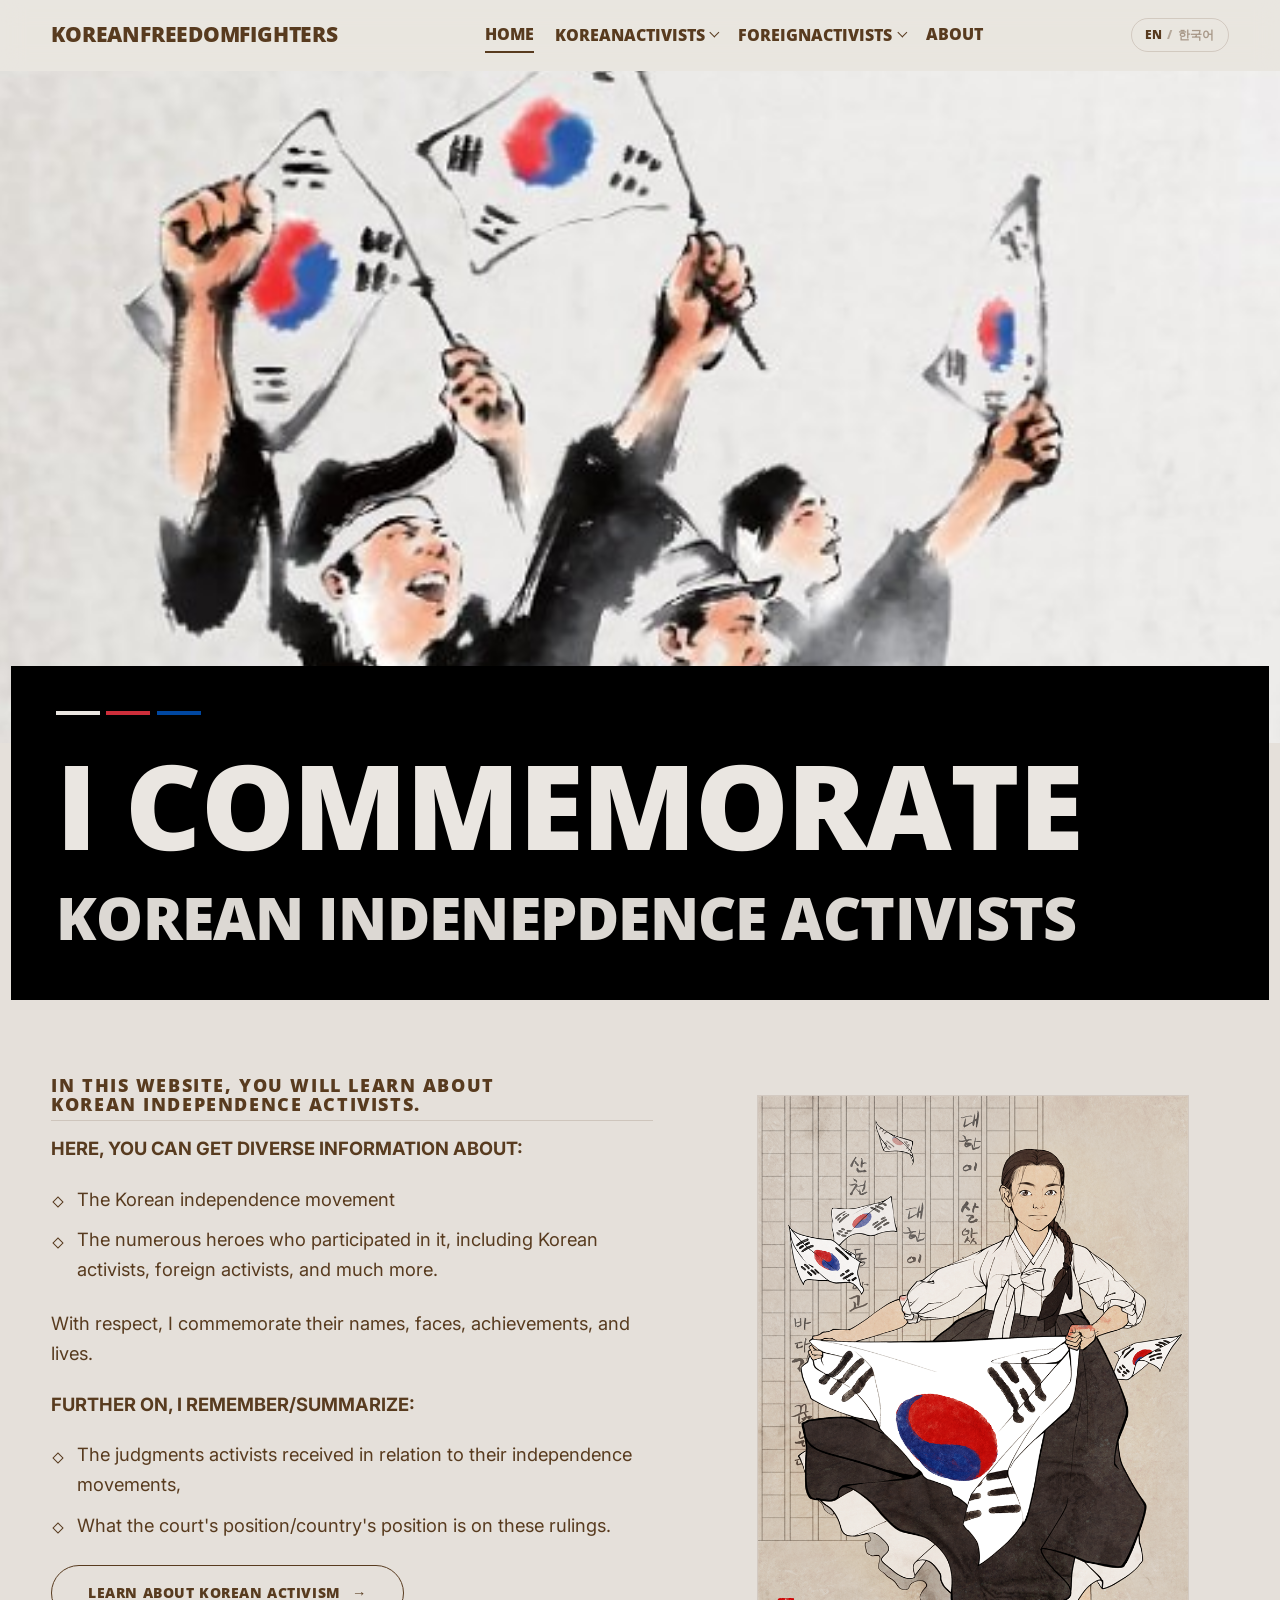
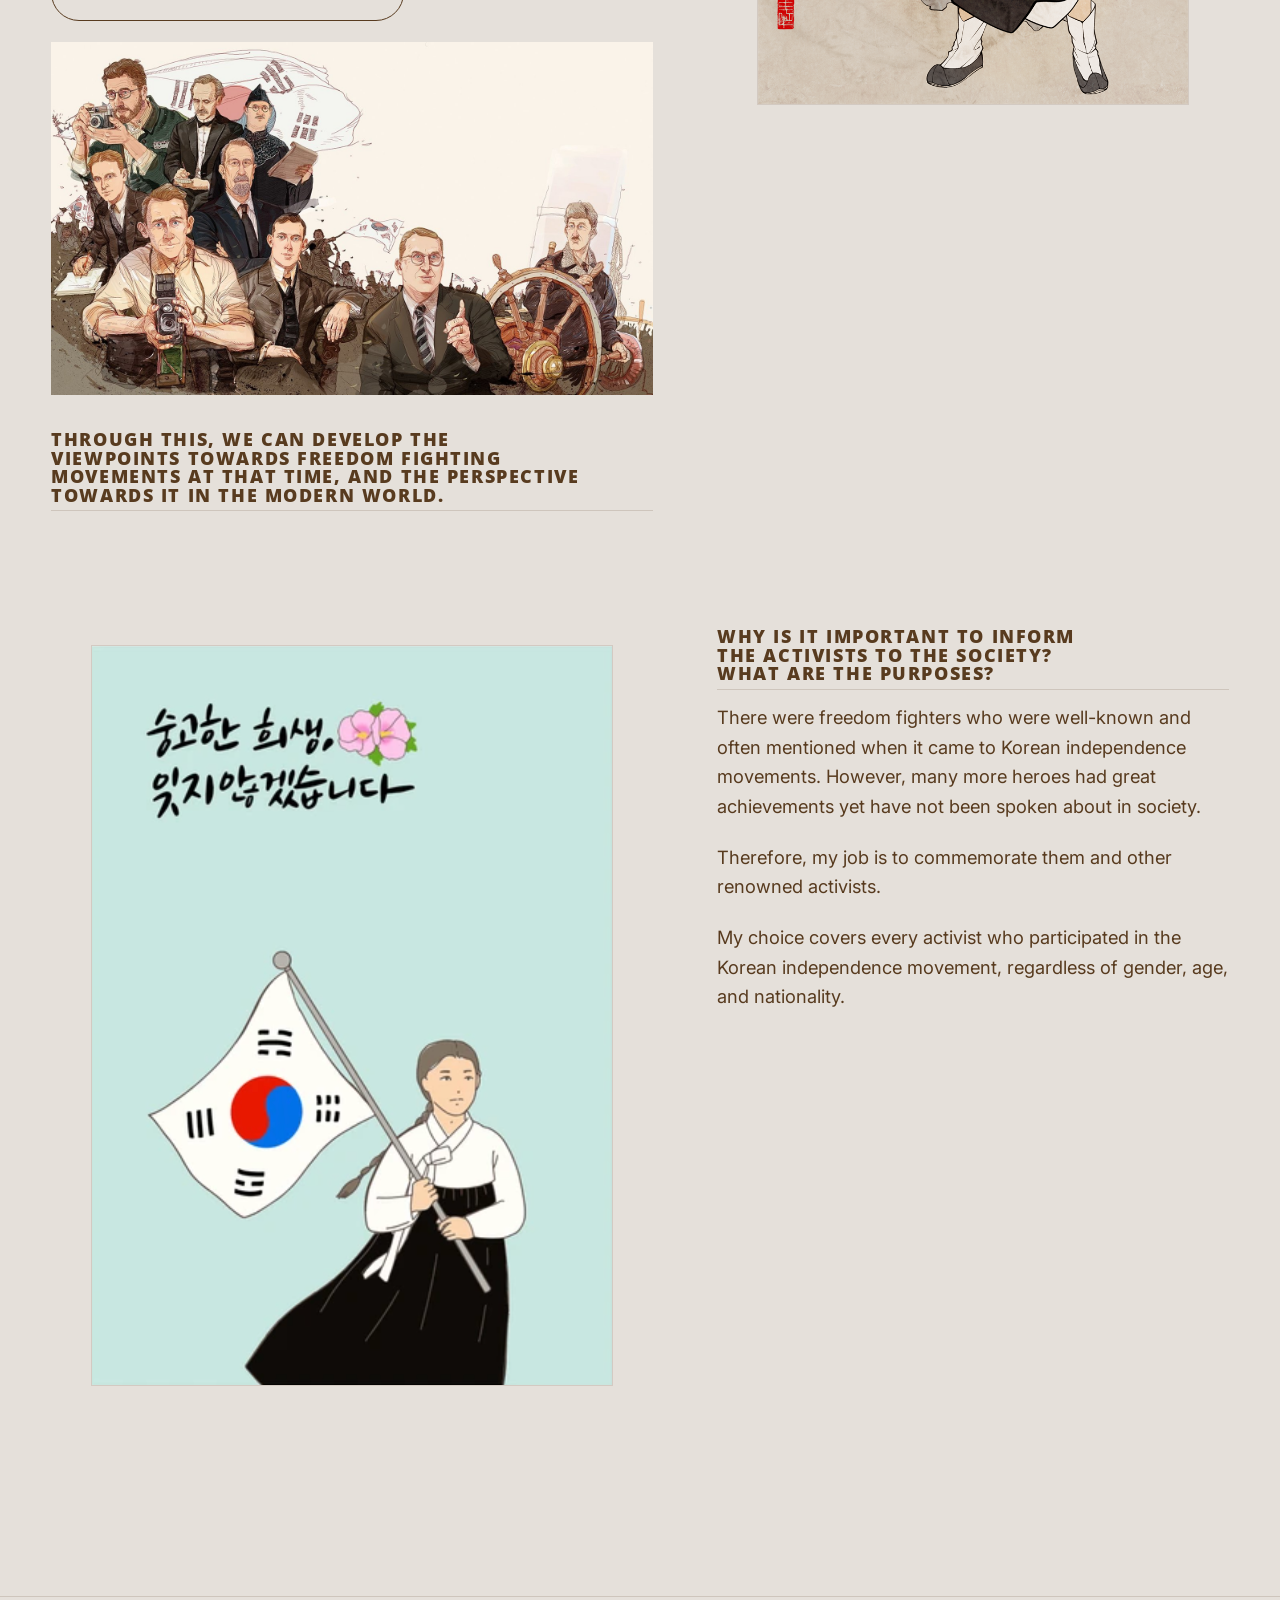
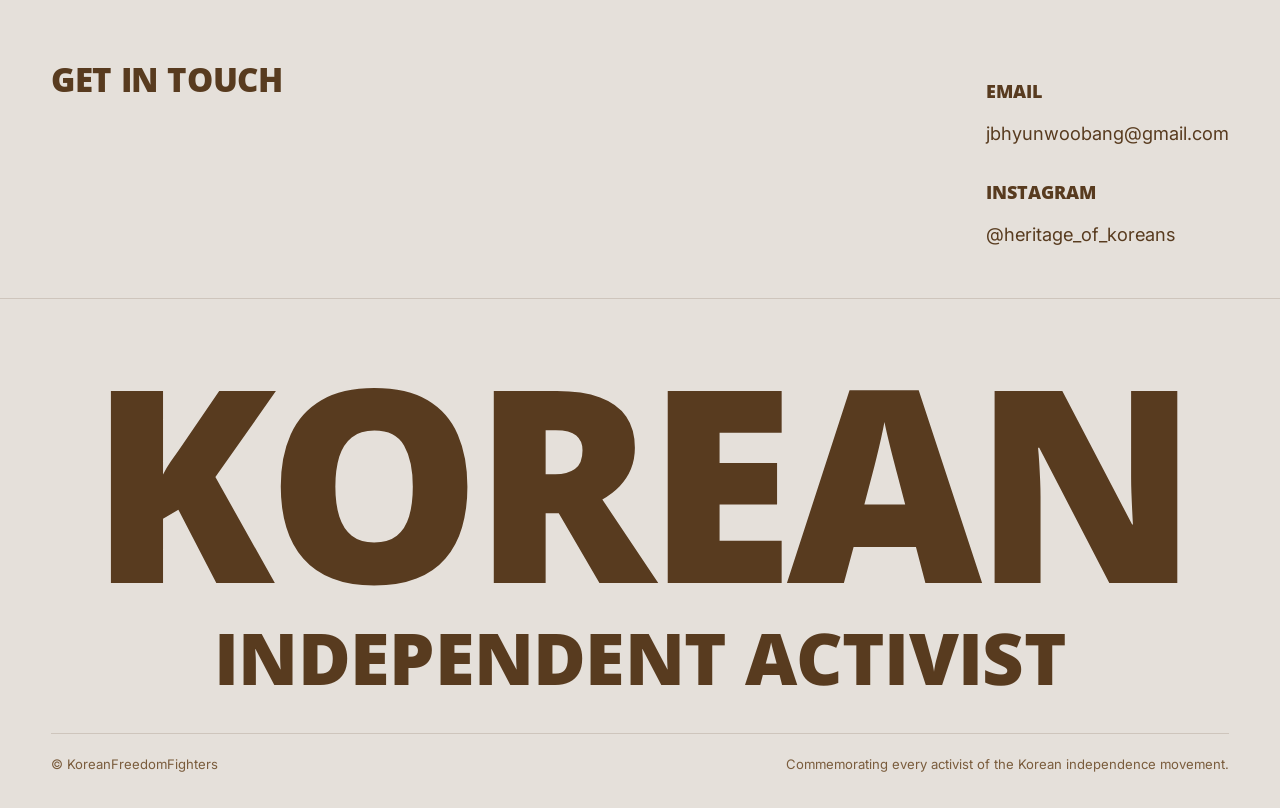
<file: index.html>
<!DOCTYPE html>
<html lang="en" data-lang="en">
<head>
<meta charset="utf-8">
<meta name="viewport" content="width=device-width, initial-scale=1">
<title>KoreanFreedomFighters</title>
<meta name="description" content="The numerous heroes who participated in it, including Korean activists, foreign activists, and much more.">
<meta property="og:title" content="KoreanFreedomFighters">
<meta property="og:description" content="The numerous heroes who participated in it, including Korean activists, foreign activists, and much more.">
<meta property="og:type" content="website">
<meta property="og:image" content="assets/2019022227169627.jpg">
<link rel="preconnect" href="https://fonts.googleapis.com">
<link rel="preconnect" href="https://fonts.gstatic.com" crossorigin>
<link href="https://fonts.googleapis.com/css2?family=Open+Sans:wght@400;600;800&family=Inter:wght@400;500;600&display=swap" rel="stylesheet">
<link rel="stylesheet" href="styles.css">
</head>
<body data-menu="closed">
<a class="skip" href="#main"><span class="i18n" lang="en" data-en>Skip to content</span><span class="i18n" lang="ko" data-ko>본문으로 건너뛰기</span></a>

<header class="masthead">
  <div class="shell masthead__inner">
    <a class="wordmark" href="index.html">KoreanFreedomFighters</a>
    <nav class="nav" id="sitenav" aria-label="Main">
      <ul class="nav__list">
        <li><a class="nav__link" href="index.html" aria-current="page"><span class="i18n" lang="en" data-en>Home</span><span class="i18n" lang="ko" data-ko>홈</span></a></li>
        <li class="nav__item" data-open="false">
        <button class="nav__toggle" type="button" aria-expanded="false" aria-controls="menu-korean"><span class="i18n" lang="en" data-en>KoreanActivists</span><span class="i18n" lang="ko" data-ko>한국인 독립운동가</span><span class="nav__caret" aria-hidden="true"></span></button>
        <ul class="nav__menu" id="menu-korean">
          <li><a href="korean-1st-class.html"><span class="i18n" lang="en" data-en>1st Class</span><span class="i18n" lang="ko" data-ko>대한민국장 (1등급)</span></a></li>
          <li><a href="korean-2nd-class.html"><span class="i18n" lang="en" data-en>2nd Class</span><span class="i18n" lang="ko" data-ko>대통령장 (2등급)</span></a></li>
          <li><a href="korean-3rd-class.html"><span class="i18n" lang="en" data-en>3rd Class</span><span class="i18n" lang="ko" data-ko>독립장 (3등급)</span></a></li>
          <li><a href="korean-4th-class.html"><span class="i18n" lang="en" data-en>4th Class</span><span class="i18n" lang="ko" data-ko>애국장 (4등급)</span></a></li>
          <li><a href="korean-5th-class.html"><span class="i18n" lang="en" data-en>5th Class</span><span class="i18n" lang="ko" data-ko>애족장 (5등급)</span></a></li>
          <li><a href="korean-national-award.html"><span class="i18n" lang="en" data-en>National Award</span><span class="i18n" lang="ko" data-ko>National Award</span></a></li>
        </ul>
      </li>
        <li class="nav__item" data-open="false">
        <button class="nav__toggle" type="button" aria-expanded="false" aria-controls="menu-foreign"><span class="i18n" lang="en" data-en>ForeignActivists</span><span class="i18n" lang="ko" data-ko>외국인 독립운동가</span><span class="nav__caret" aria-hidden="true"></span></button>
        <ul class="nav__menu" id="menu-foreign">
          <li><a href="foreign-1st-class.html"><span class="i18n" lang="en" data-en>1st Class</span><span class="i18n" lang="ko" data-ko>대한민국장 (1등급)</span></a></li>
          <li><a href="foreign-2nd-class.html"><span class="i18n" lang="en" data-en>2nd Class</span><span class="i18n" lang="ko" data-ko>대통령장 (2등급)</span></a></li>
          <li><a href="foreign-3rd-class.html"><span class="i18n" lang="en" data-en>3rd Class</span><span class="i18n" lang="ko" data-ko>독립장 (3등급)</span></a></li>
          <li><a href="foreign-4th-class.html"><span class="i18n" lang="en" data-en>4th Class</span><span class="i18n" lang="ko" data-ko>애국장 (4등급)</span></a></li>
          <li><a href="foreign-5th-class.html"><span class="i18n" lang="en" data-en>5th Class</span><span class="i18n" lang="ko" data-ko>애족장 (5등급)</span></a></li>
          <li><a href="foreign-national-award.html"><span class="i18n" lang="en" data-en>National Award</span><span class="i18n" lang="ko" data-ko>National Award</span></a></li>
        </ul>
      </li>
        <li><a class="nav__link" href="about.html"><span class="i18n" lang="en" data-en>About</span><span class="i18n" lang="ko" data-ko>소개</span></a></li>
      </ul>
    </nav>
    <div class="masthead__actions">
      <button class="langtoggle" type="button" data-lang-toggle
              aria-label="Switch to Korean" title="Switch to Korean">
        <span class="langtoggle__on">EN</span><span class="langtoggle__sep">/</span><span class="langtoggle__off" lang="ko">한국어</span>
      </button>
      <button class="burger" type="button" aria-label="Menu" aria-expanded="false" aria-controls="sitenav">
        <span></span><span></span><span></span>
      </button>
    </div>
  </div>
</header>

<main id="main">
<section class="section hero">
  <div class="hero__media">
    <img src="assets/2019022227169627.jpg" alt="" fetchpriority="high" decoding="async">
  </div>
  <div class="hero__slab reveal">
    <div class="hero__rule" aria-hidden="true"><i></i><i></i><i></i></div>
    <h1 class="h-hero"><span class="i18n" lang="en" data-en>I commemorate</span><span class="i18n" lang="ko" data-ko>기억하였습니다</span></h1>
    <p class="h-hero-sub" role="doc-subtitle"><span class="i18n" lang="en" data-en>Korean indenepdence activists</span><span class="i18n" lang="ko" data-ko>한국의 독립운동가를</span></p>
  </div>
</section>

<section class="section reveal">
  <div class="shell split">
    <div class="split__body">
      
      <div class="prose"><h4 class="h-label"><span class="i18n" lang="en" data-en>In this website, you will learn about Korean Independence activists.</span><span class="i18n" lang="ko" data-ko>이 웹사이트에서 한국의 독립운동가에 대하여 알아보실 수 있습니다.</span></h4>
        <p><span class="i18n" lang="en" data-en><strong>HERE, YOU CAN GET DIVERSE INFORMATION ABOUT: </strong></span><span class="i18n" lang="ko" data-ko>이곳에서는 다음과 같은 내용을 살펴보실 수 있습니다.</span></p>
        <ul>
        <li><span class="i18n" lang="en" data-en>The Korean independence movement</span><span class="i18n" lang="ko" data-ko>한국의 독립운동</span></li>
        <li><span class="i18n" lang="en" data-en>The numerous heroes who participated in it, including Korean activists, foreign activists, and much more.</span><span class="i18n" lang="ko" data-ko>그 운동에 참여한 수많은 영웅들, 곧 한국인 독립운동가와 외국인 독립운동가를 비롯한 여러 인물들</span></li>
        </ul>
        <p><span class="i18n" lang="en" data-en>With respect, I commemorate their names, faces, achievements, and lives.</span><span class="i18n" lang="ko" data-ko>저는 그분들의 이름과 얼굴, 공적과 삶을 존경하는 마음으로 기억하였습니다.</span></p>
        <p><span class="i18n" lang="en" data-en><strong>FURTHER ON, I REMEMBER/SUMMARIZE:</strong></span><span class="i18n" lang="ko" data-ko>나아가 다음의 내용을 기록하고 정리하였습니다.</span></p>
        <ul>
        <li><span class="i18n" lang="en" data-en>The judgments activists received in relation to their independence movements,</span><span class="i18n" lang="ko" data-ko>독립운동과 관련하여 독립운동가들이 받은 판결</span></li>
        <li><span class="i18n" lang="en" data-en>What the court's position/country's position is on these rulings.</span><span class="i18n" lang="ko" data-ko>그 판결에 대한 법원의 입장과 국가의 입장</span></li>
        </ul>
        <p><a class="btn" href="about.html"><span class="i18n" lang="en" data-en>Learn about Korean Activism</span><span class="i18n" lang="ko" data-ko>한국의 독립운동 알아보기</span><span class="btn__arrow" aria-hidden="true">&rarr;</span></a></p>
        <img src="assets/sub05_01.jpg" alt="" loading="lazy" decoding="async">
        <h4 class="h-label"><span class="i18n" lang="en" data-en><strong>Through this, We can develop the viewpoints towards freedom fighting movements at that time, and the perspective towards it in the modern world.</strong></span><span class="i18n" lang="ko" data-ko>이를 통하여 당시의 독립운동을 바라보던 시각과, 오늘날 그것을 바라보는 관점을 함께 넓힐 수 있습니다.</span></h4></div>
    </div>
    <figure class="split__media">
      <img src="assets/Troni-Korean-independence.png" alt="" loading="lazy" decoding="async">
    </figure>
  </div>
</section>

<section class="section reveal">
  <div class="shell split split--flip">
    <div class="split__body">
      
      <div class="prose"><h4 class="h-label"><span class="i18n" lang="en" data-en>Why is it important to inform the activists to the society? What are the purposes?</span><span class="i18n" lang="ko" data-ko>독립운동가를 사회에 알리는 일이 왜 중요합니까? 그 목적은?</span></h4>
        <p><span class="i18n" lang="en" data-en>There were freedom fighters who were well-known and often mentioned when it came to Korean independence movements. However, many more heroes had great achievements yet have not been spoken about in society.</span><span class="i18n" lang="ko" data-ko>한국의 독립운동을 이야기할 때 널리 알려지고 자주 언급되는 독립운동가들이 있었습니다. 그러나 그보다 훨씬 많은 영웅들이 큰 공적을 남겼음에도 사회에서 제대로 이야기되지 못하였습니다.</span></p>
        <p><span class="i18n" lang="en" data-en>Therefore, my job is to commemorate them and other renowned activists.</span><span class="i18n" lang="ko" data-ko>그리하여 저는 그분들과 이미 알려진 독립운동가들을 함께 기리는 일을 하고자 하였습니다.</span></p>
        <p><span class="i18n" lang="en" data-en>My choice covers every activist who participated in the Korean independence movement, regardless of gender, age, and nationality.</span><span class="i18n" lang="ko" data-ko>저는 성별과 나이, 국적에 관계없이 한국의 독립운동에 참여한 모든 독립운동가를 다루고자 하였습니다.</span></p></div>
    </div>
    <figure class="split__media">
      <img src="assets/2024-07-11-5.58.55.png" alt="" loading="lazy" decoding="async">
    </figure>
  </div>
</section>
</main>

<footer class="footer">
  <div class="shell">
    <div class="footer__top">
      <h2 class="h-section"><span class="i18n" lang="en" data-en><strong>Get in Touch</strong></span><span class="i18n" lang="ko" data-ko>연락처</span></h2>
      <div class="footer__contact">
        <a href="mailto:jbhyunwoobang@gmail.com"><span class="i18n" lang="en" data-en><a href="mailto:jbhyunwoobang@gmail.com?">Email</a></span><span class="i18n" lang="ko" data-ko>이메일</span> <span>jbhyunwoobang@gmail.com</span></a>
        <a href="https://www.instagram.com/heritage_of_koreans/" target="_blank" rel="noopener"><span class="i18n" lang="en" data-en><a href="https://www.instagram.com/heritage_of_koreans/">INSTAGRAM</a></span><span class="i18n" lang="ko" data-ko>인스타그램</span> <span>@heritage_of_koreans</span></a>
      </div>
    </div>
  </div>
  <div class="footer__mark" aria-hidden="true">
    <span class="mark-lg"><span class="i18n" lang="en" data-en>Korean</span><span class="i18n" lang="ko" data-ko>한국의</span></span>
    <span class="mark-sm"><span class="i18n" lang="en" data-en>Independent ACtivist</span><span class="i18n" lang="ko" data-ko>독립운동가</span></span>
  </div>
  <div class="shell">
    <div class="footer__legal">
      <p>&copy; KoreanFreedomFighters</p>
      <p><span class="i18n" lang="en" data-en>Commemorating every activist of the Korean independence movement.</span><span class="i18n" lang="ko" data-ko>한국 독립운동에 참여한 모든 독립운동가를 기억하였습니다.</span></p>
    </div>
  </div>
</footer>

<button class="totop" type="button" aria-label="Back to top">
  <svg width="16" height="16" viewBox="0 0 16 16" fill="none" aria-hidden="true">
    <path d="M8 13V3M8 3L3.5 7.5M8 3l4.5 4.5" stroke="currentColor" stroke-width="1.8"
          stroke-linecap="round" stroke-linejoin="round"/>
  </svg>
</button>

<script src="app.js" defer></script>
</body>
</html>
</file>
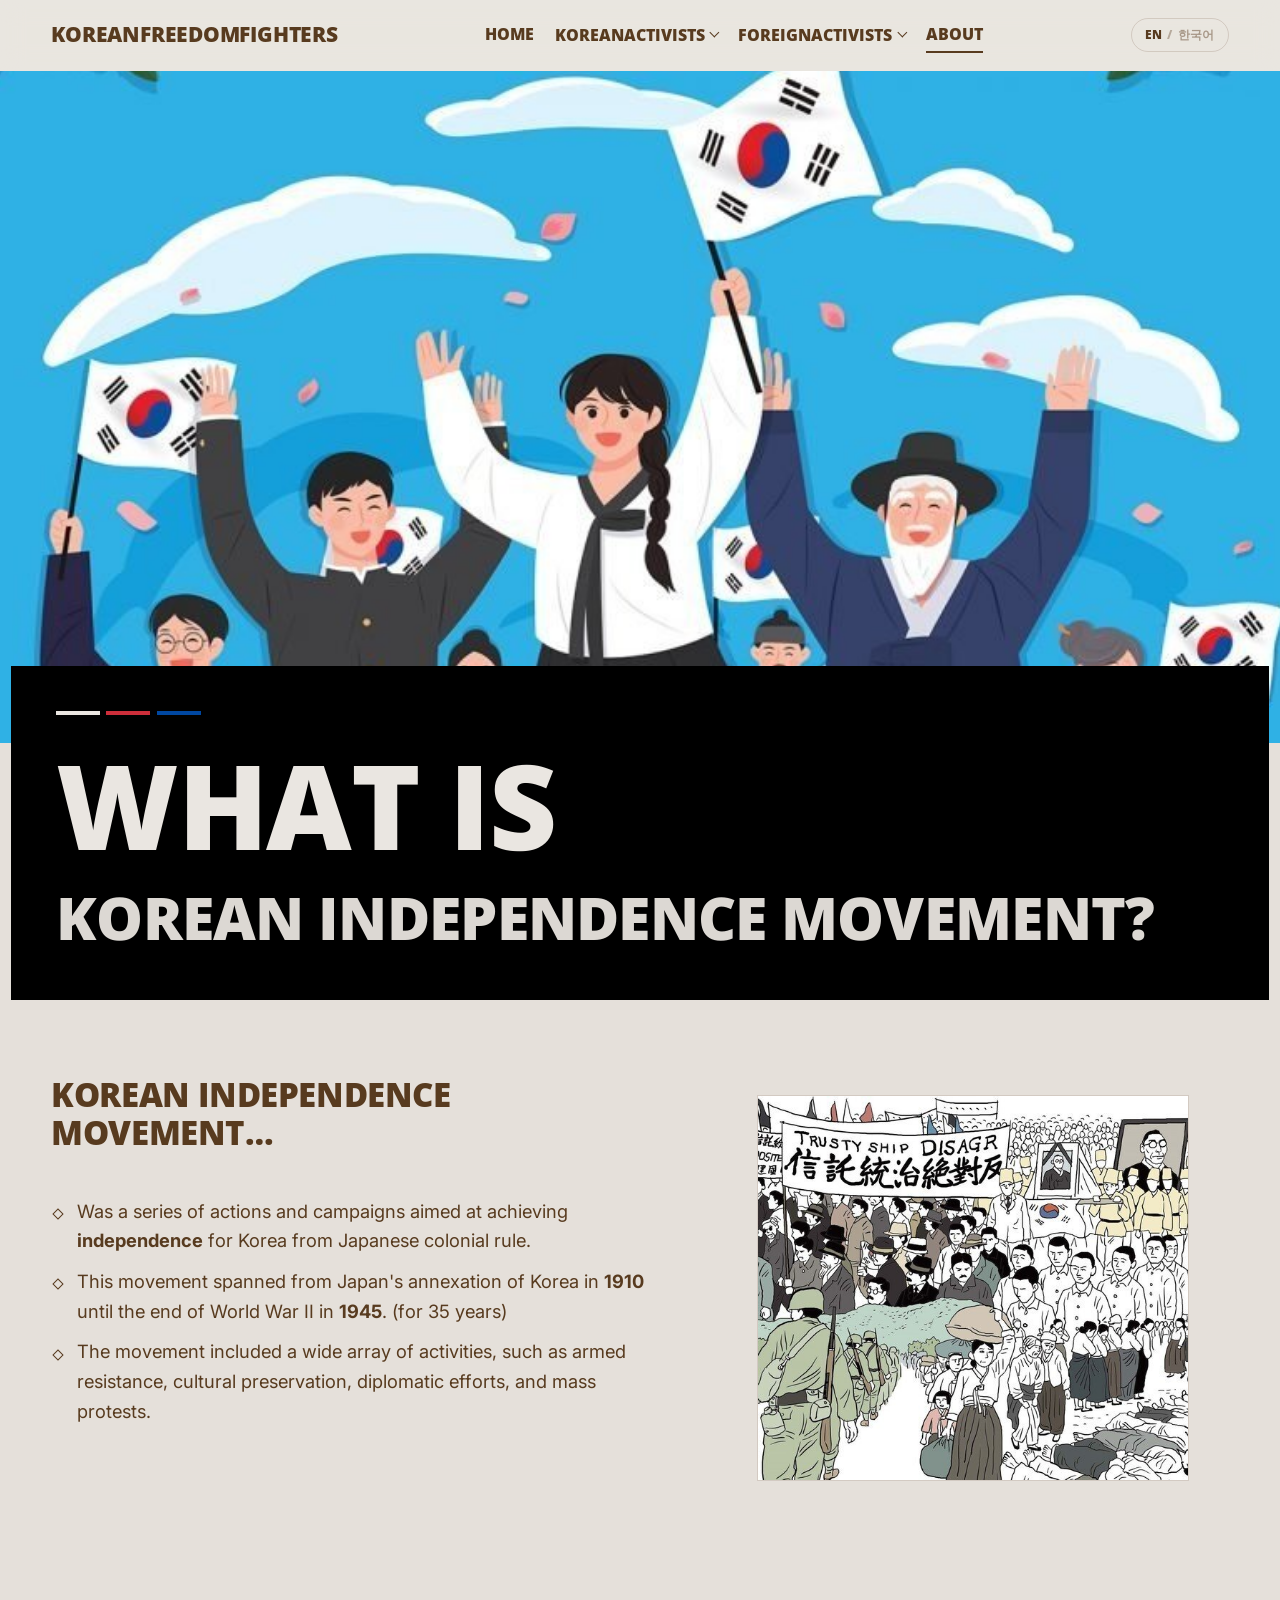
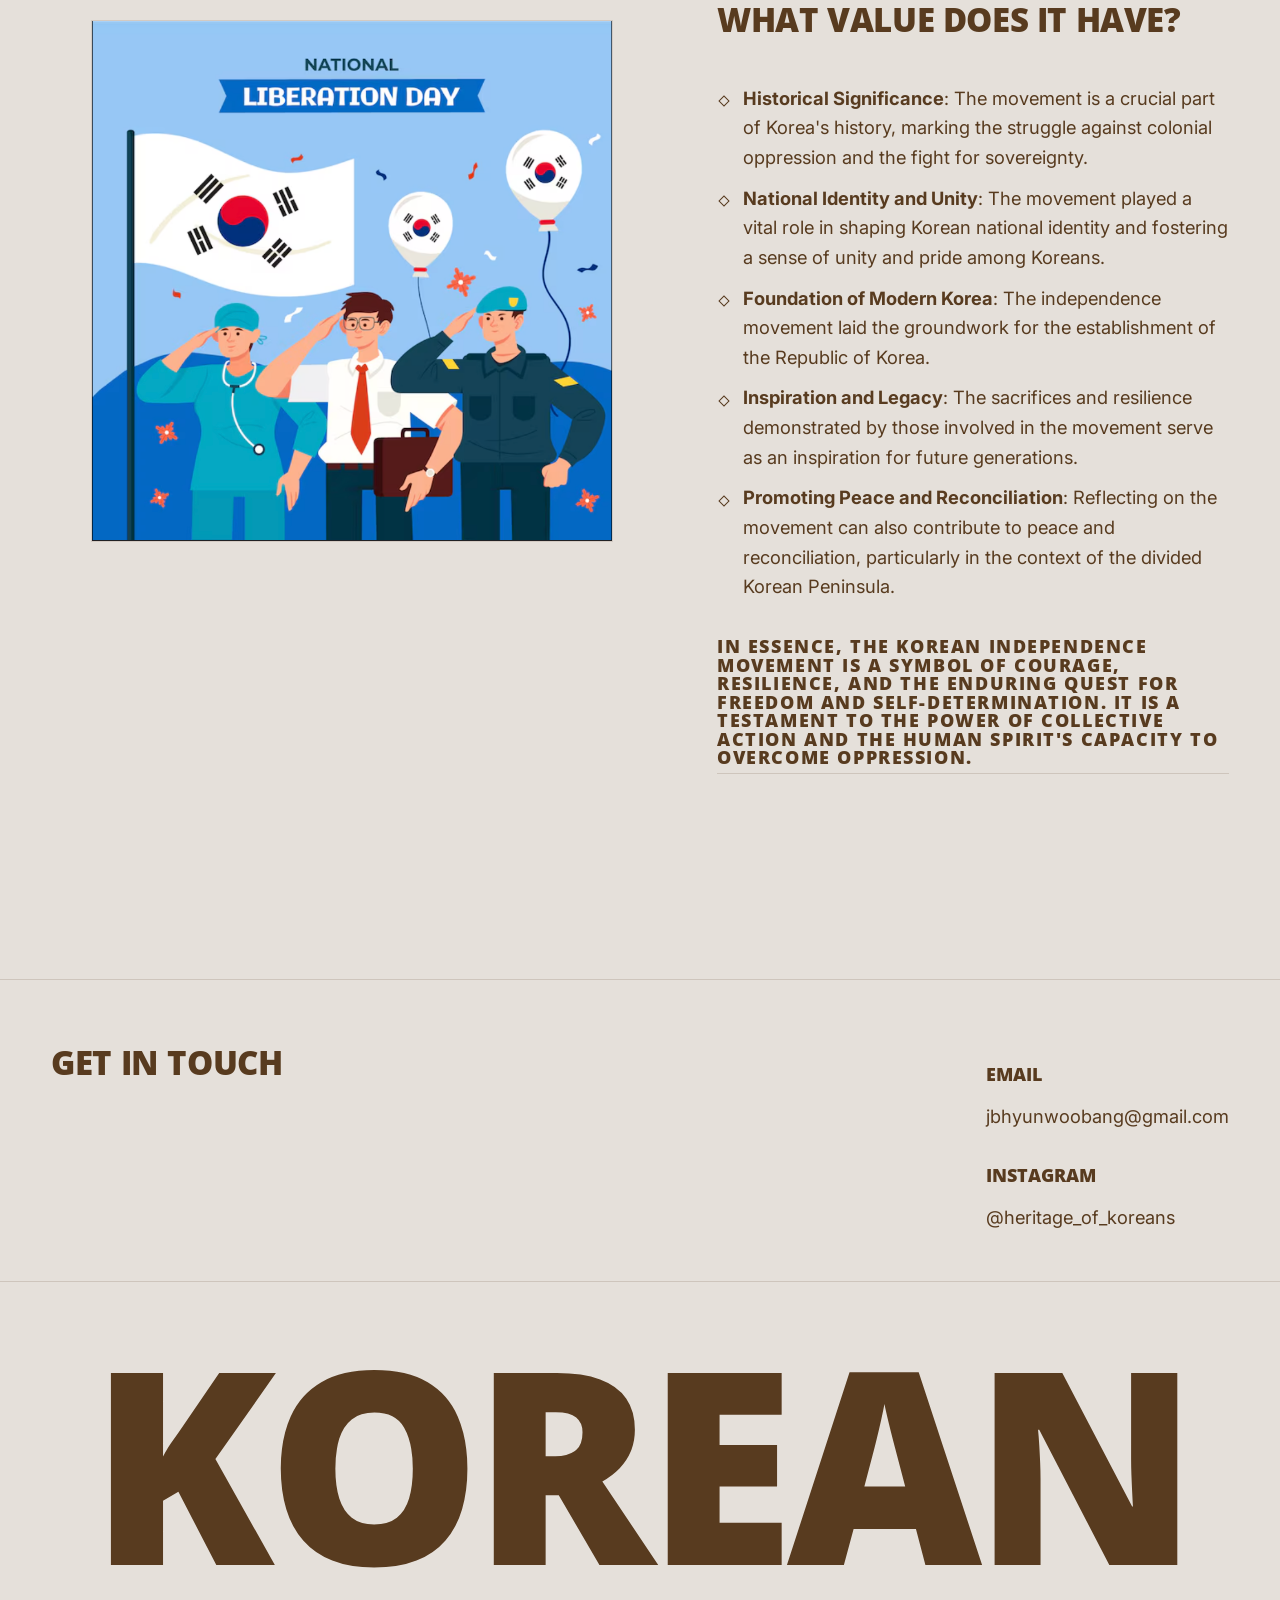
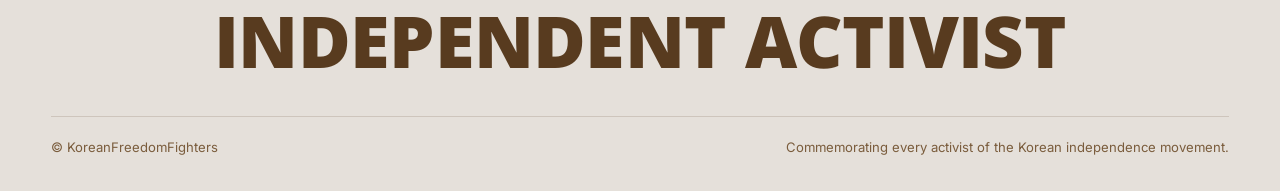
<file: about.html>
<!DOCTYPE html>
<html lang="en" data-lang="en">
<head>
<meta charset="utf-8">
<meta name="viewport" content="width=device-width, initial-scale=1">
<title>About — KoreanFreedomFighters</title>
<meta name="description" content="Was a series of actions and campaigns aimed at achieving independence for Korea from Japanese colonial rule.">
<meta property="og:title" content="About — KoreanFreedomFighters">
<meta property="og:description" content="Was a series of actions and campaigns aimed at achieving independence for Korea from Japanese colonial rule.">
<meta property="og:type" content="website">
<meta property="og:image" content="assets/independence-day-featured-scaled.jpg">
<link rel="preconnect" href="https://fonts.googleapis.com">
<link rel="preconnect" href="https://fonts.gstatic.com" crossorigin>
<link href="https://fonts.googleapis.com/css2?family=Open+Sans:wght@400;600;800&family=Inter:wght@400;500;600&display=swap" rel="stylesheet">
<link rel="stylesheet" href="styles.css">
</head>
<body data-menu="closed">
<a class="skip" href="#main"><span class="i18n" lang="en" data-en>Skip to content</span><span class="i18n" lang="ko" data-ko>본문으로 건너뛰기</span></a>

<header class="masthead">
  <div class="shell masthead__inner">
    <a class="wordmark" href="index.html">KoreanFreedomFighters</a>
    <nav class="nav" id="sitenav" aria-label="Main">
      <ul class="nav__list">
        <li><a class="nav__link" href="index.html"><span class="i18n" lang="en" data-en>Home</span><span class="i18n" lang="ko" data-ko>홈</span></a></li>
        <li class="nav__item" data-open="false">
        <button class="nav__toggle" type="button" aria-expanded="false" aria-controls="menu-korean"><span class="i18n" lang="en" data-en>KoreanActivists</span><span class="i18n" lang="ko" data-ko>한국인 독립운동가</span><span class="nav__caret" aria-hidden="true"></span></button>
        <ul class="nav__menu" id="menu-korean">
          <li><a href="korean-1st-class.html"><span class="i18n" lang="en" data-en>1st Class</span><span class="i18n" lang="ko" data-ko>대한민국장 (1등급)</span></a></li>
          <li><a href="korean-2nd-class.html"><span class="i18n" lang="en" data-en>2nd Class</span><span class="i18n" lang="ko" data-ko>대통령장 (2등급)</span></a></li>
          <li><a href="korean-3rd-class.html"><span class="i18n" lang="en" data-en>3rd Class</span><span class="i18n" lang="ko" data-ko>독립장 (3등급)</span></a></li>
          <li><a href="korean-4th-class.html"><span class="i18n" lang="en" data-en>4th Class</span><span class="i18n" lang="ko" data-ko>애국장 (4등급)</span></a></li>
          <li><a href="korean-5th-class.html"><span class="i18n" lang="en" data-en>5th Class</span><span class="i18n" lang="ko" data-ko>애족장 (5등급)</span></a></li>
          <li><a href="korean-national-award.html"><span class="i18n" lang="en" data-en>National Award</span><span class="i18n" lang="ko" data-ko>National Award</span></a></li>
        </ul>
      </li>
        <li class="nav__item" data-open="false">
        <button class="nav__toggle" type="button" aria-expanded="false" aria-controls="menu-foreign"><span class="i18n" lang="en" data-en>ForeignActivists</span><span class="i18n" lang="ko" data-ko>외국인 독립운동가</span><span class="nav__caret" aria-hidden="true"></span></button>
        <ul class="nav__menu" id="menu-foreign">
          <li><a href="foreign-1st-class.html"><span class="i18n" lang="en" data-en>1st Class</span><span class="i18n" lang="ko" data-ko>대한민국장 (1등급)</span></a></li>
          <li><a href="foreign-2nd-class.html"><span class="i18n" lang="en" data-en>2nd Class</span><span class="i18n" lang="ko" data-ko>대통령장 (2등급)</span></a></li>
          <li><a href="foreign-3rd-class.html"><span class="i18n" lang="en" data-en>3rd Class</span><span class="i18n" lang="ko" data-ko>독립장 (3등급)</span></a></li>
          <li><a href="foreign-4th-class.html"><span class="i18n" lang="en" data-en>4th Class</span><span class="i18n" lang="ko" data-ko>애국장 (4등급)</span></a></li>
          <li><a href="foreign-5th-class.html"><span class="i18n" lang="en" data-en>5th Class</span><span class="i18n" lang="ko" data-ko>애족장 (5등급)</span></a></li>
          <li><a href="foreign-national-award.html"><span class="i18n" lang="en" data-en>National Award</span><span class="i18n" lang="ko" data-ko>National Award</span></a></li>
        </ul>
      </li>
        <li><a class="nav__link" href="about.html" aria-current="page"><span class="i18n" lang="en" data-en>About</span><span class="i18n" lang="ko" data-ko>소개</span></a></li>
      </ul>
    </nav>
    <div class="masthead__actions">
      <button class="langtoggle" type="button" data-lang-toggle
              aria-label="Switch to Korean" title="Switch to Korean">
        <span class="langtoggle__on">EN</span><span class="langtoggle__sep">/</span><span class="langtoggle__off" lang="ko">한국어</span>
      </button>
      <button class="burger" type="button" aria-label="Menu" aria-expanded="false" aria-controls="sitenav">
        <span></span><span></span><span></span>
      </button>
    </div>
  </div>
</header>

<main id="main">
<section class="section hero">
  <div class="hero__media">
    <img src="assets/independence-day-featured-scaled.jpg" alt="" fetchpriority="high" decoding="async">
  </div>
  <div class="hero__slab reveal">
    <div class="hero__rule" aria-hidden="true"><i></i><i></i><i></i></div>
    <h1 class="h-hero"><span class="i18n" lang="en" data-en>What is</span><span class="i18n" lang="ko" data-ko>한국의 독립운동이란?</span></h1>
    <p class="h-hero-sub" role="doc-subtitle"><span class="i18n only-en" lang="en" data-en>Korean independence movement?</span></p>
  </div>
</section>

<section class="section reveal">
  <div class="shell split">
    <div class="split__body">
      <h2 class="h-section"><span class="i18n" lang="en" data-en>Korean independence movement…</span><span class="i18n" lang="ko" data-ko>한국의 독립운동은…</span></h2>
      <div class="prose"><ul>
        <li><span class="i18n" lang="en" data-en>Was a series of actions and campaigns aimed at achieving <strong>independence</strong> for Korea from Japanese colonial rule.</span><span class="i18n" lang="ko" data-ko>일제의 식민 통치로부터 한국의 독립을 이루기 위하여 전개된 일련의 활동과 운동이었습니다.</span></li>
        <li><span class="i18n" lang="en" data-en>This movement spanned from Japan's annexation of Korea in <strong>1910</strong> until the end of World War II in <strong>1945</strong>. (for 35 years)</span><span class="i18n" lang="ko" data-ko>이 운동은 1910년 일제의 한국 강제 병합에서부터 1945년 제2차 세계대전이 끝날 때까지 35년간 이어졌습니다.</span></li>
        <li><span class="i18n" lang="en" data-en>The movement included a wide array of activities, such as armed resistance, cultural preservation, diplomatic efforts, and mass protests.</span><span class="i18n" lang="ko" data-ko>이 운동에는 무장 투쟁과 문화 수호, 외교 활동, 대중 시위 등 다양한 활동이 포함되었습니다.</span></li>
        </ul></div>
    </div>
    <figure class="split__media">
      <img src="assets/1915971323445714.jpg" alt="" loading="lazy" decoding="async">
    </figure>
  </div>
</section>

<section class="section reveal">
  <div class="shell split split--flip">
    <div class="split__body">
      <h2 class="h-section"><span class="i18n" lang="en" data-en>What Value does it have?</span><span class="i18n" lang="ko" data-ko>어떤 의미가 있습니까?</span></h2>
      <div class="prose"><ul>
        <li><span class="i18n" lang="en" data-en><strong>Historical Significance</strong>: The movement is a crucial part of Korea's history, marking the struggle against colonial oppression and the fight for sovereignty.</span><span class="i18n" lang="ko" data-ko>역사적 의의: 이 운동은 식민 지배에 맞선 항쟁과 주권을 되찾기 위한 투쟁을 보여 주는, 한국 역사의 중요한 부분입니다.</span></li>
        <li><span class="i18n" lang="en" data-en><strong>National Identity and Unity</strong>: The movement played a vital role in shaping Korean national identity and fostering a sense of unity and pride among Koreans.</span><span class="i18n" lang="ko" data-ko>민족 정체성과 단결: 이 운동은 한국인의 민족 정체성을 형성하고 단결과 자긍심을 키우는 데 중요한 역할을 하였습니다.</span></li>
        <li><span class="i18n" lang="en" data-en><strong>Foundation of Modern Korea</strong>: The independence movement laid the groundwork for the establishment of the Republic of Korea.</span><span class="i18n" lang="ko" data-ko>현대 한국의 토대: 독립운동은 대한민국을 수립하는 기초를 놓았습니다.</span></li>
        <li><span class="i18n" lang="en" data-en><strong>Inspiration and Legacy</strong>: The sacrifices and resilience demonstrated by those involved in the movement serve as an inspiration for future generations.</span><span class="i18n" lang="ko" data-ko>귀감과 유산: 운동에 참여한 이들이 보여 준 희생과 굳은 의지는 후대에 귀감이 되고 있습니다.</span></li>
        <li><span class="i18n" lang="en" data-en><strong>Promoting Peace and Reconciliation</strong>: Reflecting on the movement can also contribute to peace and reconciliation, particularly in the context of the divided Korean Peninsula.</span><span class="i18n" lang="ko" data-ko>평화와 화해의 증진: 이 운동을 되돌아보는 일은 특히 분단된 한반도의 상황에서 평화와 화해에 기여할 수 있습니다.</span></li>
        </ul>
        <h4 class="h-label"><span class="i18n" lang="en" data-en>In essence, the Korean independence movement is a symbol of courage, resilience, and the enduring quest for freedom and self-determination. It is a testament to the power of collective action and the human spirit's capacity to overcome oppression.</span><span class="i18n" lang="ko" data-ko>결국 한국의 독립운동은 용기와 굳은 의지, 그리고 자유와 자결을 향한 끊임없는 추구의 상징입니다. 또한 집단의 행동이 지닌 힘과, 억압을 이겨 내는 인간 정신의 역량을 보여 주는 증거입니다.</span></h4></div>
    </div>
    <figure class="split__media">
      <img src="assets/2024-08-04-11.16.57.png" alt="" loading="lazy" decoding="async">
    </figure>
  </div>
</section>
</main>

<footer class="footer">
  <div class="shell">
    <div class="footer__top">
      <h2 class="h-section"><span class="i18n" lang="en" data-en><strong>Get in Touch</strong></span><span class="i18n" lang="ko" data-ko>연락처</span></h2>
      <div class="footer__contact">
        <a href="mailto:jbhyunwoobang@gmail.com"><span class="i18n" lang="en" data-en><a href="mailto:jbhyunwoobang@gmail.com?">Email</a></span><span class="i18n" lang="ko" data-ko>이메일</span> <span>jbhyunwoobang@gmail.com</span></a>
        <a href="https://www.instagram.com/heritage_of_koreans/" target="_blank" rel="noopener"><span class="i18n" lang="en" data-en><a href="https://www.instagram.com/heritage_of_koreans/">INSTAGRAM</a></span><span class="i18n" lang="ko" data-ko>인스타그램</span> <span>@heritage_of_koreans</span></a>
      </div>
    </div>
  </div>
  <div class="footer__mark" aria-hidden="true">
    <span class="mark-lg"><span class="i18n" lang="en" data-en>Korean</span><span class="i18n" lang="ko" data-ko>한국의</span></span>
    <span class="mark-sm"><span class="i18n" lang="en" data-en>Independent ACtivist</span><span class="i18n" lang="ko" data-ko>독립운동가</span></span>
  </div>
  <div class="shell">
    <div class="footer__legal">
      <p>&copy; KoreanFreedomFighters</p>
      <p><span class="i18n" lang="en" data-en>Commemorating every activist of the Korean independence movement.</span><span class="i18n" lang="ko" data-ko>한국 독립운동에 참여한 모든 독립운동가를 기억하였습니다.</span></p>
    </div>
  </div>
</footer>

<button class="totop" type="button" aria-label="Back to top">
  <svg width="16" height="16" viewBox="0 0 16 16" fill="none" aria-hidden="true">
    <path d="M8 13V3M8 3L3.5 7.5M8 3l4.5 4.5" stroke="currentColor" stroke-width="1.8"
          stroke-linecap="round" stroke-linejoin="round"/>
  </svg>
</button>

<script src="app.js" defer></script>
</body>
</html>
</file>
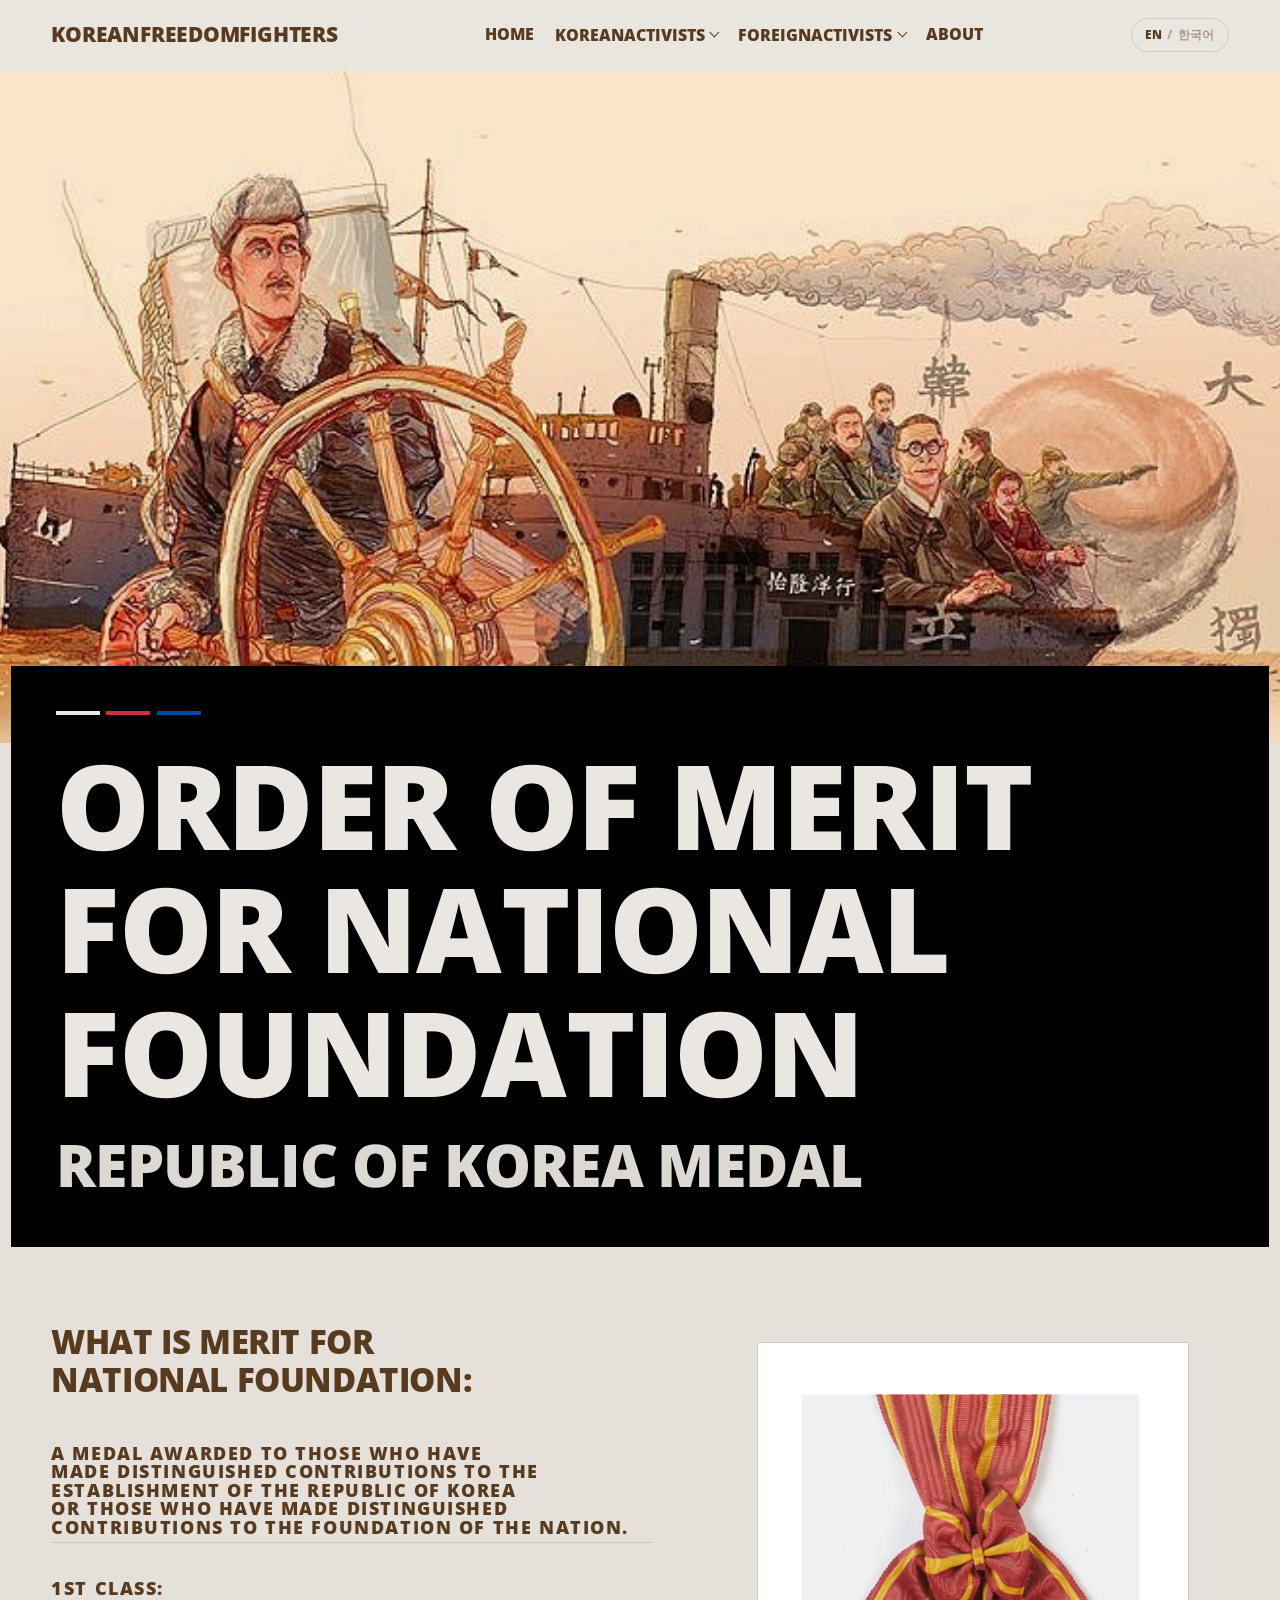
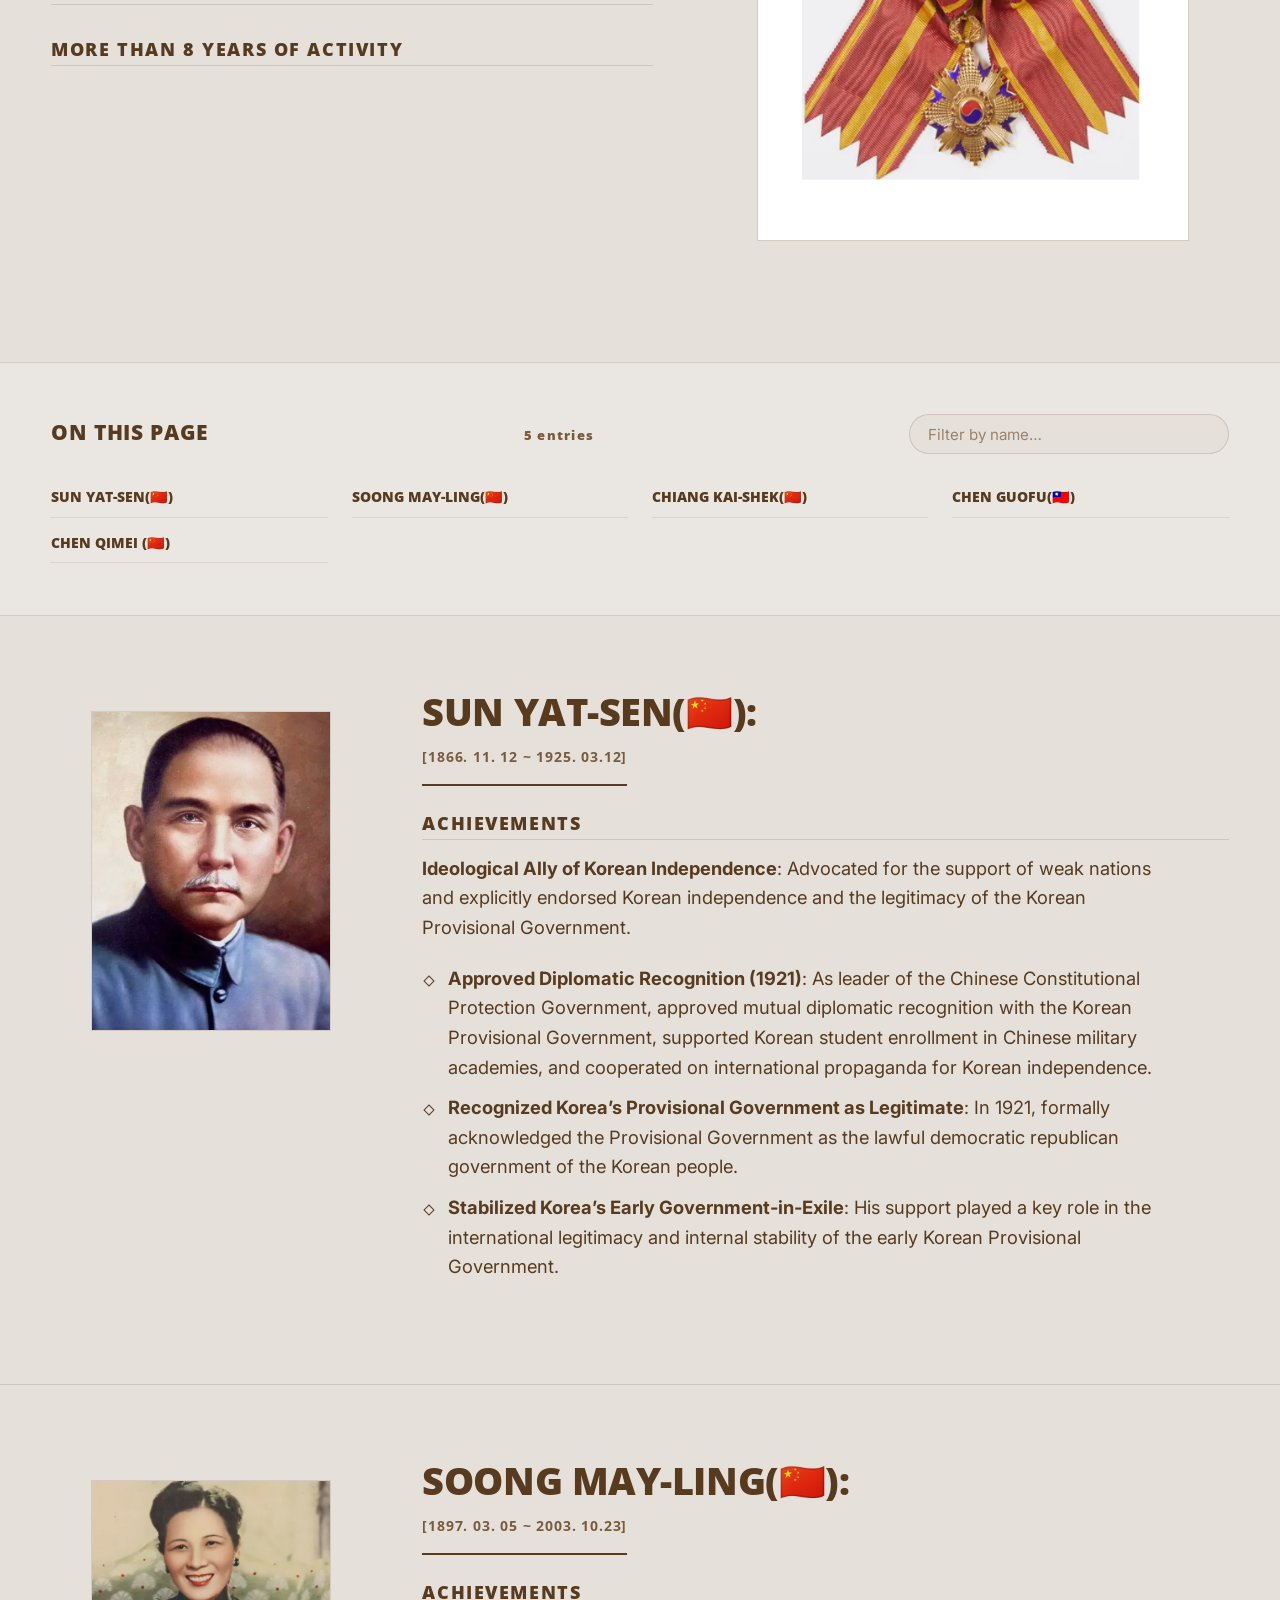
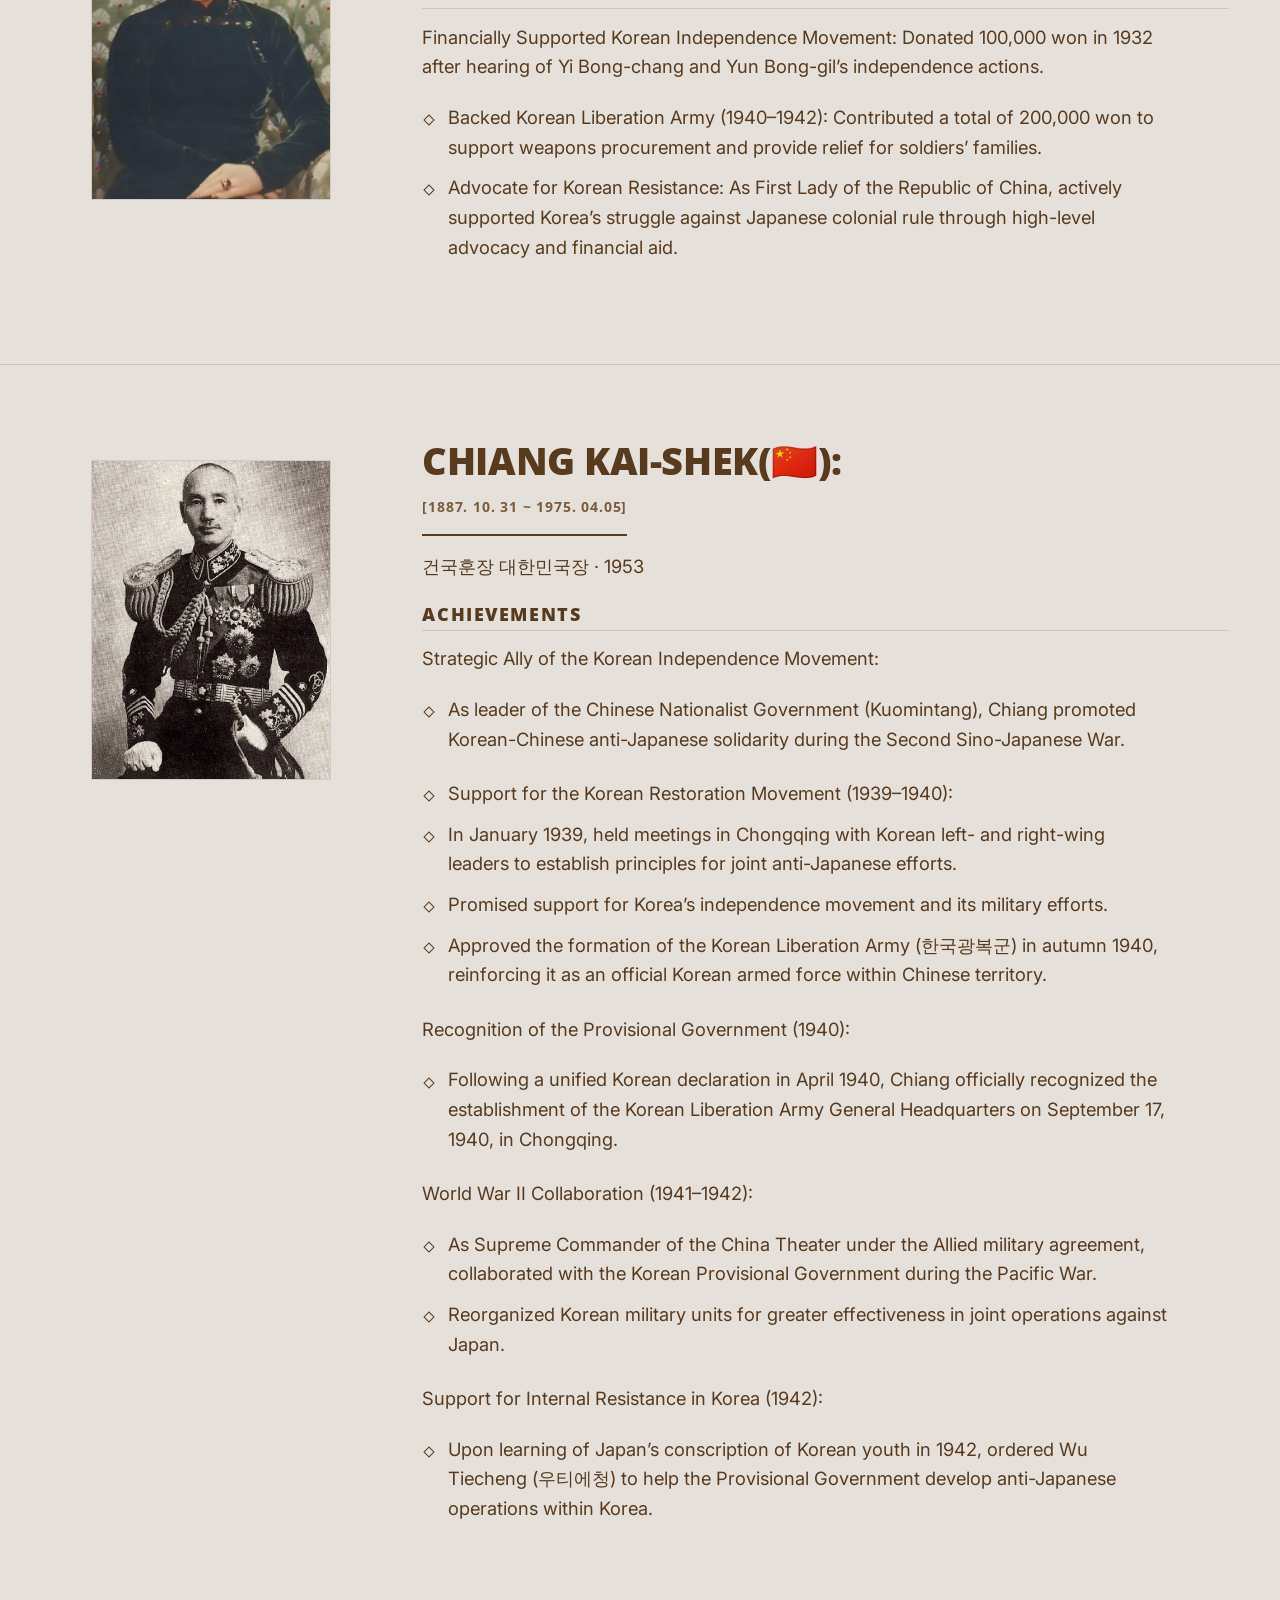
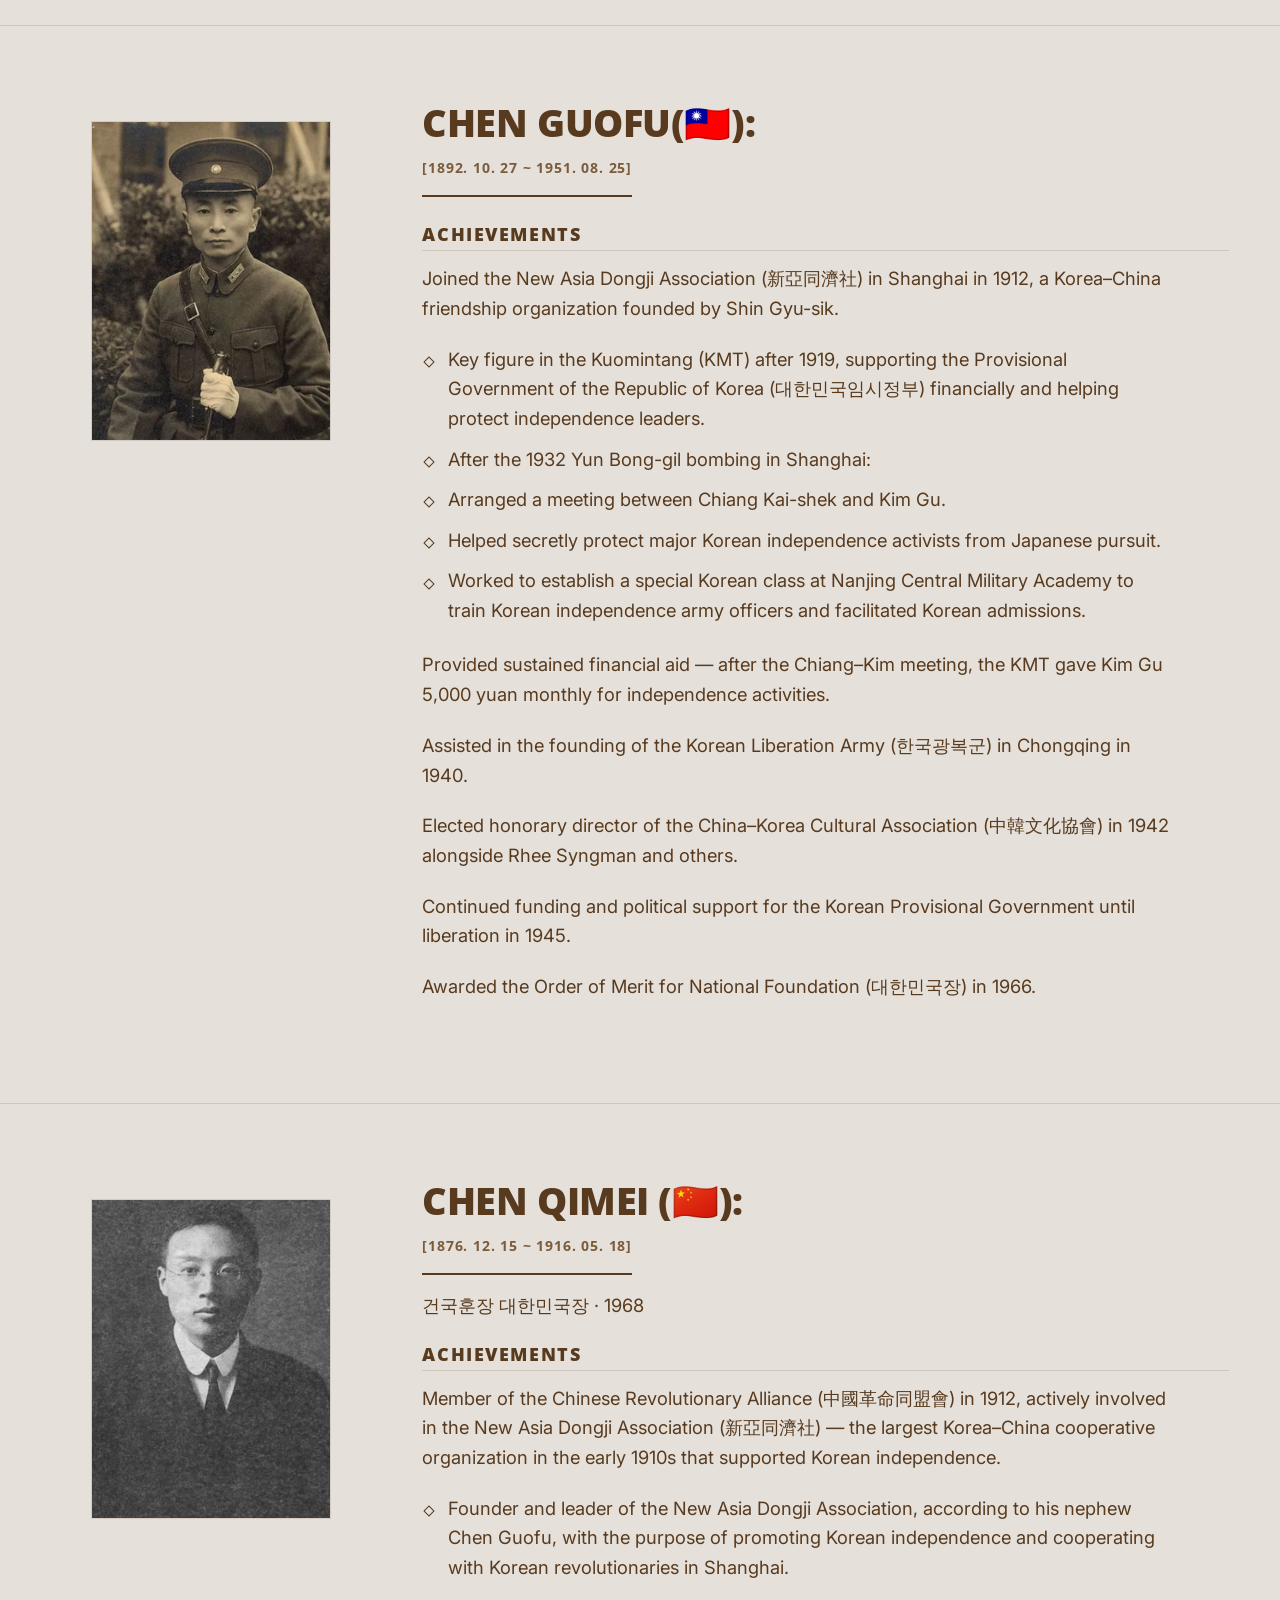
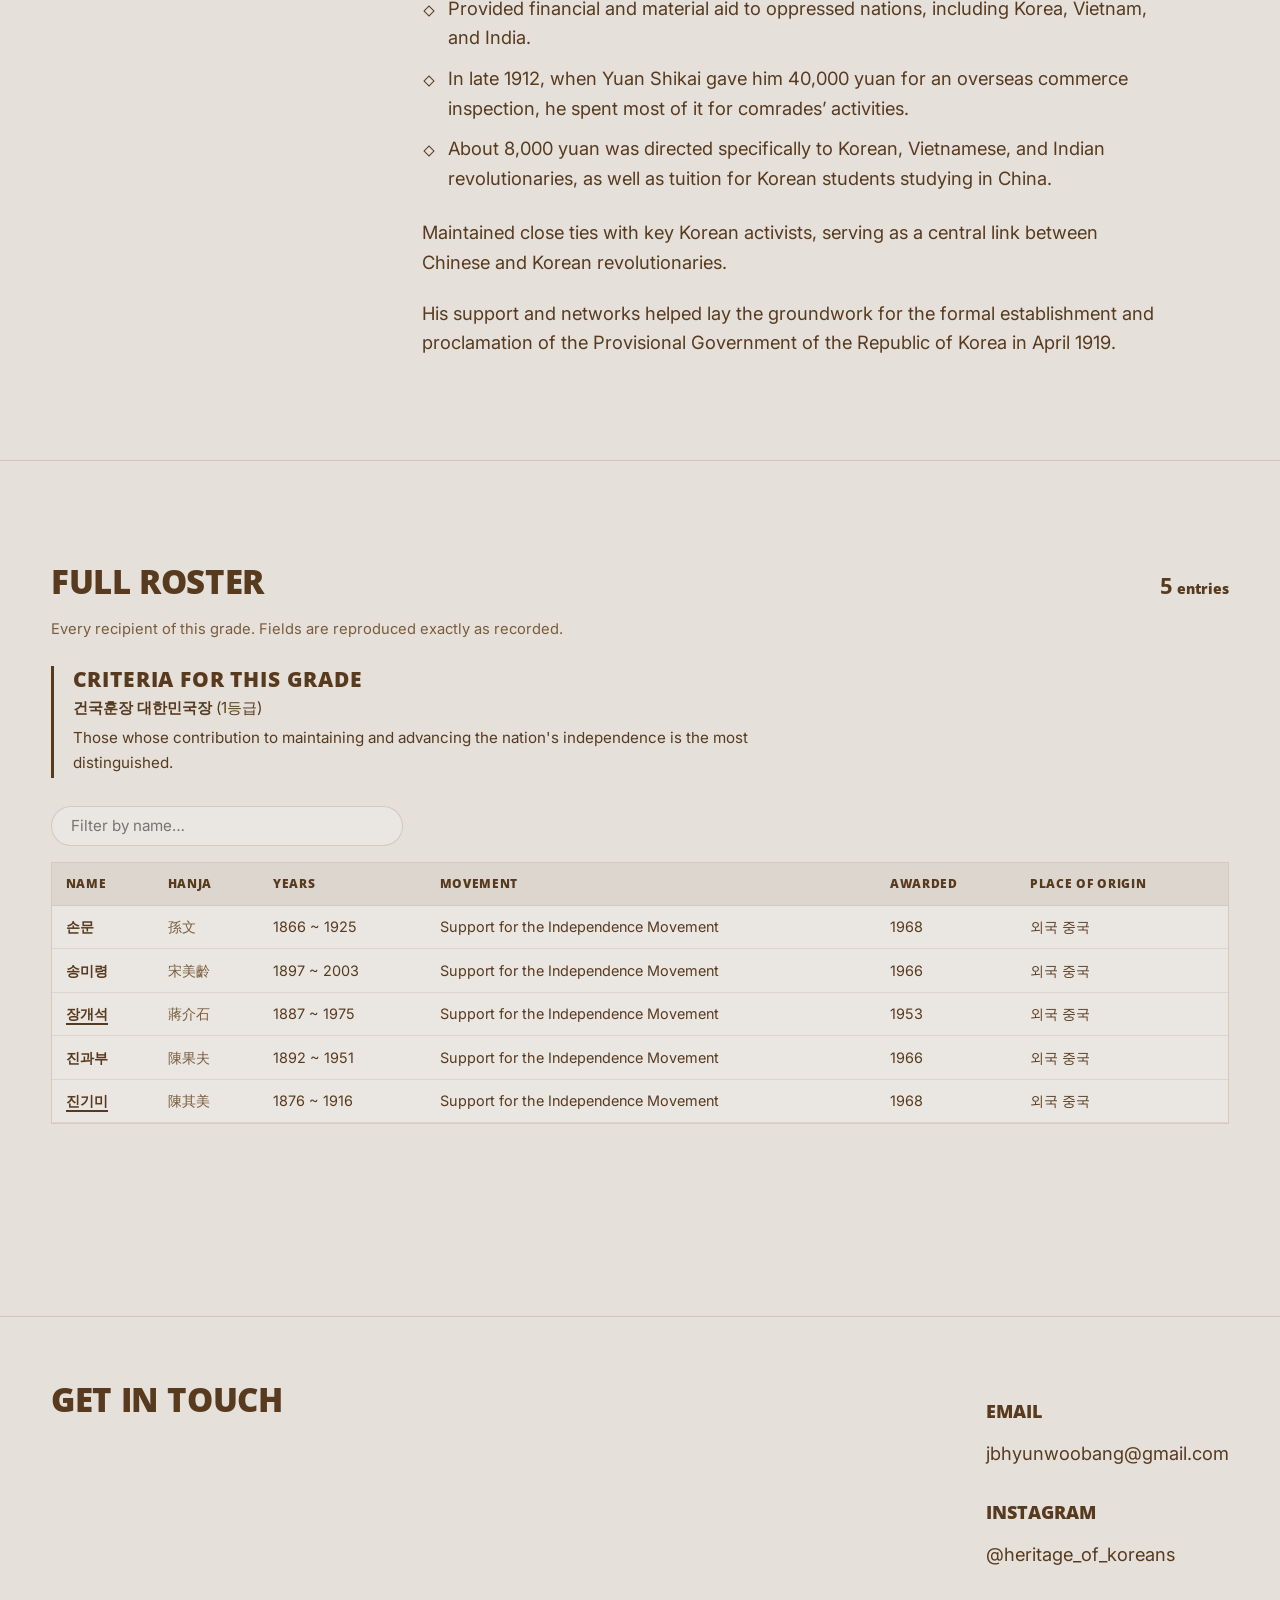
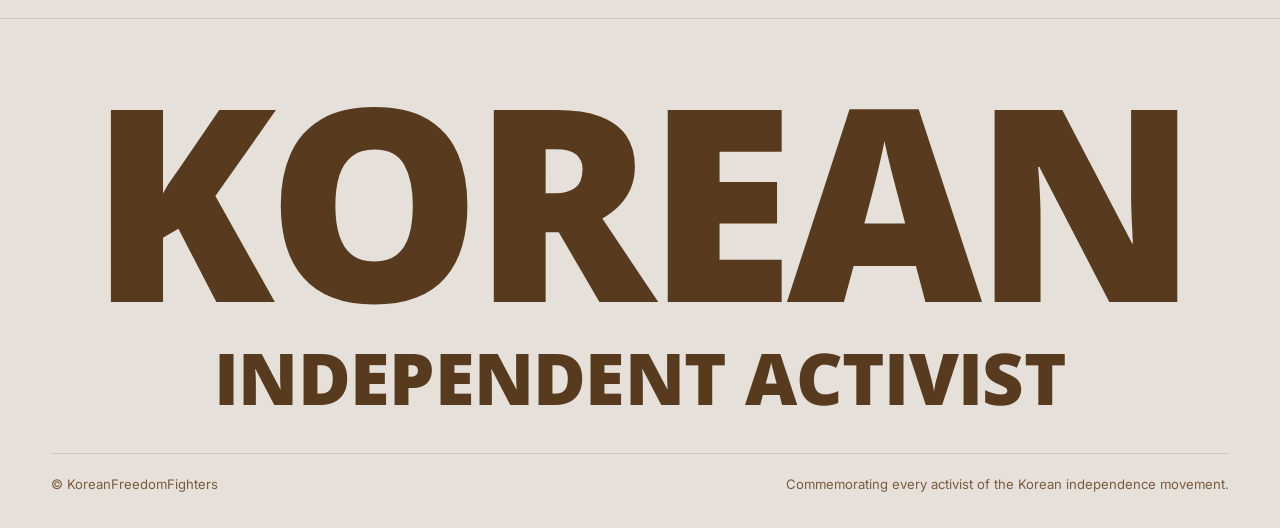
<file: foreign-1st-class.html>
<!DOCTYPE html>
<html lang="en" data-lang="en">
<head>
<meta charset="utf-8">
<meta name="viewport" content="width=device-width, initial-scale=1">
<title>1st Class — KoreanFreedomFighters</title>
<meta name="description" content="Ideological Ally of Korean Independence: Advocated for the support of weak nations and explicitly endorsed Korean independence and the legitimacy of the Korean Provisional Governme…">
<meta property="og:title" content="1st Class — KoreanFreedomFighters">
<meta property="og:description" content="Ideological Ally of Korean Independence: Advocated for the support of weak nations and explicitly endorsed Korean independence and the legitimacy of the Korean Provisional Governme…">
<meta property="og:type" content="website">
<meta property="og:image" content="assets/George_Lewis_Shaw_Article_2019_Korea_01.jpg">
<link rel="preconnect" href="https://fonts.googleapis.com">
<link rel="preconnect" href="https://fonts.gstatic.com" crossorigin>
<link href="https://fonts.googleapis.com/css2?family=Open+Sans:wght@400;600;800&family=Inter:wght@400;500;600&display=swap" rel="stylesheet">
<link rel="stylesheet" href="styles.css">
</head>
<body data-menu="closed">
<a class="skip" href="#main"><span class="i18n" lang="en" data-en>Skip to content</span><span class="i18n" lang="ko" data-ko>본문으로 건너뛰기</span></a>

<header class="masthead">
  <div class="shell masthead__inner">
    <a class="wordmark" href="index.html">KoreanFreedomFighters</a>
    <nav class="nav" id="sitenav" aria-label="Main">
      <ul class="nav__list">
        <li><a class="nav__link" href="index.html"><span class="i18n" lang="en" data-en>Home</span><span class="i18n" lang="ko" data-ko>홈</span></a></li>
        <li class="nav__item" data-open="false">
        <button class="nav__toggle" type="button" aria-expanded="false" aria-controls="menu-korean"><span class="i18n" lang="en" data-en>KoreanActivists</span><span class="i18n" lang="ko" data-ko>한국인 독립운동가</span><span class="nav__caret" aria-hidden="true"></span></button>
        <ul class="nav__menu" id="menu-korean">
          <li><a href="korean-1st-class.html"><span class="i18n" lang="en" data-en>1st Class</span><span class="i18n" lang="ko" data-ko>대한민국장 (1등급)</span></a></li>
          <li><a href="korean-2nd-class.html"><span class="i18n" lang="en" data-en>2nd Class</span><span class="i18n" lang="ko" data-ko>대통령장 (2등급)</span></a></li>
          <li><a href="korean-3rd-class.html"><span class="i18n" lang="en" data-en>3rd Class</span><span class="i18n" lang="ko" data-ko>독립장 (3등급)</span></a></li>
          <li><a href="korean-4th-class.html"><span class="i18n" lang="en" data-en>4th Class</span><span class="i18n" lang="ko" data-ko>애국장 (4등급)</span></a></li>
          <li><a href="korean-5th-class.html"><span class="i18n" lang="en" data-en>5th Class</span><span class="i18n" lang="ko" data-ko>애족장 (5등급)</span></a></li>
          <li><a href="korean-national-award.html"><span class="i18n" lang="en" data-en>National Award</span><span class="i18n" lang="ko" data-ko>National Award</span></a></li>
        </ul>
      </li>
        <li class="nav__item" data-open="false">
        <button class="nav__toggle" type="button" aria-expanded="false" aria-controls="menu-foreign"><span class="i18n" lang="en" data-en>ForeignActivists</span><span class="i18n" lang="ko" data-ko>외국인 독립운동가</span><span class="nav__caret" aria-hidden="true"></span></button>
        <ul class="nav__menu" id="menu-foreign">
          <li><a href="foreign-1st-class.html" aria-current="page"><span class="i18n" lang="en" data-en>1st Class</span><span class="i18n" lang="ko" data-ko>대한민국장 (1등급)</span></a></li>
          <li><a href="foreign-2nd-class.html"><span class="i18n" lang="en" data-en>2nd Class</span><span class="i18n" lang="ko" data-ko>대통령장 (2등급)</span></a></li>
          <li><a href="foreign-3rd-class.html"><span class="i18n" lang="en" data-en>3rd Class</span><span class="i18n" lang="ko" data-ko>독립장 (3등급)</span></a></li>
          <li><a href="foreign-4th-class.html"><span class="i18n" lang="en" data-en>4th Class</span><span class="i18n" lang="ko" data-ko>애국장 (4등급)</span></a></li>
          <li><a href="foreign-5th-class.html"><span class="i18n" lang="en" data-en>5th Class</span><span class="i18n" lang="ko" data-ko>애족장 (5등급)</span></a></li>
          <li><a href="foreign-national-award.html"><span class="i18n" lang="en" data-en>National Award</span><span class="i18n" lang="ko" data-ko>National Award</span></a></li>
        </ul>
      </li>
        <li><a class="nav__link" href="about.html"><span class="i18n" lang="en" data-en>About</span><span class="i18n" lang="ko" data-ko>소개</span></a></li>
      </ul>
    </nav>
    <div class="masthead__actions">
      <button class="langtoggle" type="button" data-lang-toggle
              aria-label="Switch to Korean" title="Switch to Korean">
        <span class="langtoggle__on">EN</span><span class="langtoggle__sep">/</span><span class="langtoggle__off" lang="ko">한국어</span>
      </button>
      <button class="burger" type="button" aria-label="Menu" aria-expanded="false" aria-controls="sitenav">
        <span></span><span></span><span></span>
      </button>
    </div>
  </div>
</header>

<main id="main">
<section class="section hero">
  <div class="hero__media">
    <img src="assets/George_Lewis_Shaw_Article_2019_Korea_01.jpg" alt="" fetchpriority="high" decoding="async">
  </div>
  <div class="hero__slab reveal">
    <div class="hero__rule" aria-hidden="true"><i></i><i></i><i></i></div>
    <h1 class="h-hero"><span class="i18n" lang="en" data-en>Order of Merit for National Foundation</span><span class="i18n" lang="ko" data-ko>건국훈장</span></h1>
    <p class="h-hero-sub" role="doc-subtitle"><span class="i18n" lang="en" data-en>Republic of Korea Medal</span><span class="i18n" lang="ko" data-ko>대한민국장</span></p>
  </div>
</section>

<section class="section reveal">
  <div class="shell split">
    <div class="split__body">
      <h2 class="h-section"><span class="i18n" lang="en" data-en>What is Merit for National Foundation:</span><span class="i18n" lang="ko" data-ko>건국훈장이란?</span></h2>
      <div class="prose"><h4 class="h-label"><span class="i18n" lang="en" data-en><strong>A medal awarded to those who have made distinguished contributions to the establishment of the Republic of Korea or those who have made distinguished contributions to the foundation of the nation.</strong></span><span class="i18n" lang="ko" data-ko>대한민국의 수립에 뚜렷한 공로가 있는 사람, 또는 국가의 기초를 세우는 데 뚜렷한 공로가 있는 사람에게 수여하는 훈장입니다.</span></h4>
        <h3 class="h-label"><span class="i18n" lang="en" data-en>1st class:</span><span class="i18n" lang="ko" data-ko>1등급</span></h3>
        <h4 class="h-label"><span class="i18n" lang="en" data-en>More than 8 years of activity</span><span class="i18n" lang="ko" data-ko>8년 이상의 활동</span></h4></div>
    </div>
    <figure class="split__media">
      <img src="assets/2024-12-04-10.05.05-2.png" alt="" loading="lazy" decoding="async">
    </figure>
  </div>
</section>

<nav class="pageindex" aria-labelledby="idx-h">
  <div class="shell">
    <div class="pageindex__head">
      <h2 class="h-label" id="idx-h"><span class="i18n" lang="en" data-en>On this page</span><span class="i18n" lang="ko" data-ko>이 페이지의 인물</span></h2>
      <span class="pageindex__count">5 <span class="i18n" lang="en" data-en>entries</span><span class="i18n" lang="ko" data-ko>명</span></span>
      <input class="pageindex__search" type="search" placeholder="Filter by name…" aria-label="Filter names on this page" data-ph-en="Filter by name…" data-ph-ko="이름으로 찾기…">
    </div>
    <ul class="pageindex__list">
      <li><a href="#sun-yat-sen">Sun Yat-sen(🇨🇳)</a></li>
      <li><a href="#soong-may-ling">Soong May-ling(🇨🇳)</a></li>
      <li><a href="#chiang-kai-shek">Chiang Kai-shek(🇨🇳)</a></li>
      <li><a href="#chen-guofu">Chen Guofu(🇹🇼)</a></li>
      <li><a href="#chen-qimei">Chen Qimei (🇨🇳)</a></li>
    </ul>
    <p class="pageindex__empty" hidden><span class="i18n" lang="en" data-en>No name on this page matches that filter.</span><span class="i18n" lang="ko" data-ko>해당하는 이름을 찾지 못하였습니다.</span></p>
  </div>
</nav>

<article class="profile reveal" id="sun-yat-sen">
  <div class="shell profile__grid">
    <figure class="profile__aside">
      <img class="profile__portrait" src="assets/2025-07-04-7.30.30.png" alt="Portrait of Sun Yat-sen(🇨🇳)" loading="lazy" decoding="async">
    </figure>
    <div class="profile__body">
      <h2 class="h-name profile__name">Sun Yat-sen(🇨🇳):</h2>
      <p class="profile__dates"><strong>[1866. 11. 12 ~ 1925. 03.12]</strong></p>
      <div class="prose"><h3 class="h-label"><span class="i18n" lang="en" data-en>Achievements</span><span class="i18n" lang="ko" data-ko>공적</span></h3>
        <p><span class="i18n" lang="en" data-en><strong>Ideological Ally of Korean Independence</strong>: Advocated for the support of weak nations and explicitly endorsed Korean independence and the legitimacy of the Korean Provisional Government.</span><span class="i18n" lang="ko" data-ko>한국 독립운동의 사상적 동반자: 약소민족에 대한 지원을 주창하고 한국의 독립과 대한민국 임시정부의 정통성을 명확히 지지하였습니다.</span></p>
        <ul>
        <li><span class="i18n" lang="en" data-en><strong>Approved Diplomatic Recognition (1921)</strong>: As leader of the Chinese Constitutional Protection Government, approved mutual diplomatic recognition with the Korean Provisional Government, supported Korean student enrollment in Chinese military academies, and cooperated on international propaganda for Korean independence.</span><span class="i18n" lang="ko" data-ko>외교적 상호 승인(1921): 중국 호법정부의 수반으로서 대한민국 임시정부와의 외교적 상호 승인을 승인하고, 한인 학생의 중국 군관학교 입학을 지원하였으며, 한국 독립을 위한 국제 선전 활동에 협력하였습니다.</span></li>
        <li><span class="i18n" lang="en" data-en><strong>Recognized Korea’s Provisional Government as Legitimate</strong>: In 1921, formally acknowledged the Provisional Government as the lawful democratic republican government of the Korean people.</span><span class="i18n" lang="ko" data-ko>대한민국 임시정부의 정통성 인정: 1921년 임시정부를 한국 민족의 합법적인 민주공화제 정부로 공식 인정하였습니다.</span></li>
        <li><span class="i18n" lang="en" data-en><strong>Stabilized Korea’s Early Government-in-Exile</strong>: His support played a key role in the international legitimacy and internal stability of the early Korean Provisional Government.</span><span class="i18n" lang="ko" data-ko>초기 망명정부의 안정에 기여: 그의 지원은 초기 대한민국 임시정부의 국제적 정통성과 내부 안정에 중요한 역할을 하였습니다.</span></li>
        </ul></div>
    </div>
  </div>
</article>

<article class="profile reveal" id="soong-may-ling">
  <div class="shell profile__grid">
    <figure class="profile__aside">
      <img class="profile__portrait" src="assets/2025-07-04-9.22.26.png" alt="Portrait of Soong May-ling(🇨🇳)" loading="lazy" decoding="async">
    </figure>
    <div class="profile__body">
      <h2 class="h-name profile__name">Soong May-ling(🇨🇳):</h2>
      <p class="profile__dates"><strong>[1897. 03. 05 ~ 2003. 10.23]</strong></p>
      <div class="prose"><h3 class="h-label"><span class="i18n" lang="en" data-en>Achievements</span><span class="i18n" lang="ko" data-ko>공적</span></h3>
        <p><span class="i18n" lang="en" data-en>Financially Supported Korean Independence Movement: Donated 100,000 won in 1932 after hearing of Yi Bong-chang and Yun Bong-gil’s independence actions.</span><span class="i18n" lang="ko" data-ko>한국 독립운동에 대한 재정 지원: 1932년 이봉창과 윤봉길의 의거를 전해 듣고 10만 원을 기부하였습니다.</span></p>
        <ul>
        <li><span class="i18n" lang="en" data-en>Backed Korean Liberation Army (1940–1942): Contributed a total of 200,000 won to support weapons procurement and provide relief for soldiers’ families.</span><span class="i18n" lang="ko" data-ko>한국광복군 지원(1940–1942): 무기 구입과 병사 가족의 구호를 위하여 모두 20만 원을 지원하였습니다.</span></li>
        <li><span class="i18n" lang="en" data-en>Advocate for Korean Resistance: As First Lady of the Republic of China, actively supported Korea’s struggle against Japanese colonial rule through high-level advocacy and financial aid.</span><span class="i18n" lang="ko" data-ko>한국 항일운동의 후원자: 중화민국 영부인으로서 고위층을 통한 지지 활동과 재정 지원으로 일제 식민 통치에 맞선 한국의 투쟁을 적극 후원하였습니다.</span></li>
        </ul></div>
    </div>
  </div>
</article>

<article class="profile reveal" id="chiang-kai-shek">
  <div class="shell profile__grid">
    <figure class="profile__aside">
      <img class="profile__portrait" src="assets/cENXAMRZvn.jpg" alt="Portrait of Chiang Kai-shek(🇨🇳)" loading="lazy" decoding="async">
    </figure>
    <div class="profile__body">
      <h2 class="h-name profile__name"><span class="i18n" lang="en" data-en>Chiang Kai-shek(🇨🇳):</span><span class="i18n" lang="ko" data-ko>장개석 蔣介石</span></h2>
      <p class="profile__dates"><strong>[1887. 10. 31 ~ 1975. 04.05]</strong></p>
      <p class="profile__official"><span lang="ko">건국훈장 대한민국장</span> · 1953</p>
      <div class="prose"><h3 class="h-label"><span class="i18n" lang="en" data-en>Achievements</span><span class="i18n" lang="ko" data-ko>공적</span></h3>
        <p><span class="i18n" lang="en" data-en>Strategic Ally of the Korean Independence Movement:</span><span class="i18n" lang="ko" data-ko>한국 독립운동의 전략적 동반자:</span></p>
        <ul>
        <li><span class="i18n" lang="en" data-en>As leader of the Chinese Nationalist Government (Kuomintang), Chiang promoted Korean-Chinese anti-Japanese solidarity during the Second Sino-Japanese War.</span><span class="i18n" lang="ko" data-ko>중국 국민정부(국민당)의 지도자로서 장제스는 중일전쟁 기간에 한중 항일 연대를 추진하였습니다.</span></li>
        </ul>
        <ul>
        <li><span class="i18n" lang="en" data-en>Support for the Korean Restoration Movement (1939–1940):</span><span class="i18n" lang="ko" data-ko>한국 광복운동 지원(1939–1940):</span></li>
        <ul>
        <li><span class="i18n" lang="en" data-en>In January 1939, held meetings in Chongqing with Korean left- and right-wing leaders to establish principles for joint anti-Japanese efforts.</span><span class="i18n" lang="ko" data-ko>1939년 1월 충칭에서 한국의 좌·우익 지도자들과 회담을 열어 공동 항일 활동의 원칙을 정하였습니다.</span></li>
        <li><span class="i18n" lang="en" data-en>Promised support for Korea’s independence movement and its military efforts.</span><span class="i18n" lang="ko" data-ko>한국의 독립운동과 군사 활동에 대한 지원을 약속하였습니다.</span></li>
        <li><span class="i18n" lang="en" data-en>Approved the formation of the Korean Liberation Army (한국광복군) in autumn 1940, reinforcing it as an official Korean armed force within Chinese territory.</span><span class="i18n" lang="ko" data-ko>1940년 가을 한국광복군의 창설을 승인하여 중국 영토 내 한국의 공식 군대로 뒷받침하였습니다.</span></li>
        </ul>
        <p><span class="i18n" lang="en" data-en>Recognition of the Provisional Government (1940):</span><span class="i18n" lang="ko" data-ko>임시정부 승인(1940):</span></p>
        <ul>
        <li><span class="i18n" lang="en" data-en>Following a unified Korean declaration in April 1940, Chiang officially recognized the establishment of the Korean Liberation Army General Headquarters on September 17, 1940, in Chongqing.</span><span class="i18n" lang="ko" data-ko>1940년 4월 한국 독립운동 진영의 통합 선언에 이어, 장제스는 1940년 9월 17일 충칭에서 한국광복군 총사령부의 성립을 공식 승인하였습니다.</span></li>
        </ul>
        <p><span class="i18n" lang="en" data-en>World War II Collaboration (1941–1942):</span><span class="i18n" lang="ko" data-ko>제2차 세계대전 시기의 협력(1941–1942):</span></p>
        <ul>
        <li><span class="i18n" lang="en" data-en>As Supreme Commander of the China Theater under the Allied military agreement, collaborated with the Korean Provisional Government during the Pacific War.</span><span class="i18n" lang="ko" data-ko>연합국 군사 협정에 따른 중국 전구 최고사령관으로서 태평양전쟁 기간에 대한민국 임시정부와 협력하였습니다.</span></li>
        <li><span class="i18n" lang="en" data-en>Reorganized Korean military units for greater effectiveness in joint operations against Japan.</span><span class="i18n" lang="ko" data-ko>대일 공동 작전의 효율을 높이기 위하여 한국 군사 부대를 재편하였습니다.</span></li>
        </ul>
        <p><span class="i18n" lang="en" data-en>Support for Internal Resistance in Korea (1942):</span><span class="i18n" lang="ko" data-ko>국내 항일운동 지원(1942):</span></p>
        <ul>
        <li><span class="i18n" lang="en" data-en>Upon learning of Japan’s conscription of Korean youth in 1942, ordered Wu Tiecheng (우티에청) to help the Provisional Government develop anti-Japanese operations within Korea.</span><span class="i18n" lang="ko" data-ko>1942년 일제가 한국 청년을 징병한다는 사실을 알고, 우티에청에게 임시정부가 국내에서 항일 활동을 전개할 수 있도록 지원하라고 지시하였습니다.</span></li>
        </ul>
        </ul></div>
    </div>
  </div>
</article>

<article class="profile reveal" id="chen-guofu">
  <div class="shell profile__grid">
    <figure class="profile__aside">
      <img class="profile__portrait" src="assets/2025-08-10-5.55.12.png" alt="Portrait of Chen Guofu(🇹🇼)" loading="lazy" decoding="async">
    </figure>
    <div class="profile__body">
      <h2 class="h-name profile__name">Chen Guofu(🇹🇼):</h2>
      <p class="profile__dates"><strong>[1892. 10. 27 ~ 1951. 08. 25]</strong></p>
      <div class="prose"><h3 class="h-label"><span class="i18n" lang="en" data-en>Achievements</span><span class="i18n" lang="ko" data-ko>공적</span></h3>
        <p><span class="i18n" lang="en" data-en>Joined the New Asia Dongji Association (新亞同濟社) in Shanghai in 1912, a Korea–China friendship organization founded by Shin Gyu-sik.</span><span class="i18n" lang="ko" data-ko>1912년 상하이에서 신규식이 창립한 한중 친선 단체인 신아동제사(新亞同濟社)에 참여하였습니다.</span></p>
        <ul>
        <li><span class="i18n" lang="en" data-en>Key figure in the Kuomintang (KMT) after 1919, supporting the Provisional Government of the Republic of Korea (대한민국임시정부) financially and helping protect independence leaders.</span><span class="i18n" lang="ko" data-ko>1919년 이후 중국 국민당의 핵심 인물로서 대한민국임시정부를 재정적으로 지원하고 독립운동 지도자들을 보호하는 데 힘썼습니다.</span></li>
        <li><span class="i18n" lang="en" data-en>After the 1932 Yun Bong-gil bombing in Shanghai:</span><span class="i18n" lang="ko" data-ko>1932년 상하이 윤봉길 의거 이후:</span></li>
        <ul>
        <li><span class="i18n" lang="en" data-en>Arranged a meeting between Chiang Kai-shek and Kim Gu.</span><span class="i18n" lang="ko" data-ko>장제스와 김구의 회담을 주선하였습니다.</span></li>
        <li><span class="i18n" lang="en" data-en>Helped secretly protect major Korean independence activists from Japanese pursuit.</span><span class="i18n" lang="ko" data-ko>일제의 추적으로부터 주요 한국 독립운동가들을 비밀리에 보호하였습니다.</span></li>
        <li><span class="i18n" lang="en" data-en>Worked to establish a special Korean class at Nanjing Central Military Academy to train Korean independence army officers and facilitated Korean admissions.</span><span class="i18n" lang="ko" data-ko>한국 독립군 장교를 양성하기 위하여 난징 중앙육군군관학교에 한인특별반 설치를 추진하고 한인 입학을 도왔습니다.</span></li>
        </ul>
        <p><span class="i18n" lang="en" data-en>Provided sustained financial aid — after the Chiang–Kim meeting, the KMT gave Kim Gu 5,000 yuan monthly for independence activities.</span><span class="i18n" lang="ko" data-ko>지속적으로 재정을 지원하였습니다. 장제스와 김구의 회담 이후 국민당은 독립운동 자금으로 매월 5,000위안을 김구에게 제공하였습니다.</span></p>
        <p><span class="i18n" lang="en" data-en>Assisted in the founding of the Korean Liberation Army (한국광복군) in Chongqing in 1940.</span><span class="i18n" lang="ko" data-ko>1940년 충칭에서 한국광복군의 창설을 지원하였습니다.</span></p>
        <p><span class="i18n" lang="en" data-en>Elected honorary director of the China–Korea Cultural Association (中韓文化協會) in 1942 alongside Rhee Syngman and others.</span><span class="i18n" lang="ko" data-ko>1942년 이승만 등과 함께 중한문화협회(中韓文化協會) 명예이사로 선출되었습니다.</span></p>
        <p><span class="i18n" lang="en" data-en>Continued funding and political support for the Korean Provisional Government until liberation in 1945.</span><span class="i18n" lang="ko" data-ko>1945년 광복에 이르기까지 대한민국 임시정부에 대한 자금 지원과 정치적 후원을 계속하였습니다.</span></p>
        <p><span class="i18n" lang="en" data-en>Awarded the Order of Merit for National Foundation (대한민국장) in 1966.</span><span class="i18n" lang="ko" data-ko>1966년 건국훈장 대한민국장을 받았습니다.</span></p>
        </ul></div>
    </div>
  </div>
</article>

<article class="profile reveal" id="chen-qimei">
  <div class="shell profile__grid">
    <figure class="profile__aside">
      <img class="profile__portrait" src="assets/2025-08-10-5.59.52.png" alt="Portrait of Chen Qimei (🇨🇳)" loading="lazy" decoding="async">
    </figure>
    <div class="profile__body">
      <h2 class="h-name profile__name"><span class="i18n" lang="en" data-en>Chen Qimei (🇨🇳):</span><span class="i18n" lang="ko" data-ko>진기미 陳其美</span></h2>
      <p class="profile__dates"><strong>[1876. 12. 15 ~ 1916. 05. 18]</strong></p>
      <p class="profile__official"><span lang="ko">건국훈장 대한민국장</span> · 1968</p>
      <div class="prose"><h3 class="h-label"><span class="i18n" lang="en" data-en>Achievements</span><span class="i18n" lang="ko" data-ko>공적</span></h3>
        <p><span class="i18n" lang="en" data-en>Member of the Chinese Revolutionary Alliance (中國革命同盟會) in 1912, actively involved in the New Asia Dongji Association (新亞同濟社) — the largest Korea–China cooperative organization in the early 1910s that supported Korean independence.</span><span class="i18n" lang="ko" data-ko>1912년 중국혁명동맹회(中國革命同盟會) 회원으로서, 1910년대 초 한국의 독립을 지원한 최대의 한중 협력 단체인 신아동제사(新亞同濟社)에서 활발히 활동하였습니다.</span></p>
        <ul>
        <li><span class="i18n" lang="en" data-en>Founder and leader of the New Asia Dongji Association, according to his nephew Chen Guofu, with the purpose of promoting Korean independence and cooperating with Korean revolutionaries in Shanghai.</span><span class="i18n" lang="ko" data-ko>조카 천궈푸의 기록에 따르면, 한국의 독립을 돕고 상하이의 한국 혁명가들과 협력할 목적으로 신아동제사를 창립하고 이끌었습니다.</span></li>
        <li><span class="i18n" lang="en" data-en>Provided financial and material aid to oppressed nations, including Korea, Vietnam, and India.</span><span class="i18n" lang="ko" data-ko>한국·베트남·인도 등 피압박 민족에 자금과 물자를 지원하였습니다.</span></li>
        <ul>
        <li><span class="i18n" lang="en" data-en>In late 1912, when Yuan Shikai gave him 40,000 yuan for an overseas commerce inspection, he spent most of it for comrades’ activities.</span><span class="i18n" lang="ko" data-ko>1912년 말 위안스카이가 해외 상업 시찰 비용으로 4만 위안을 주었을 때, 그 대부분을 동지들의 활동 자금으로 사용하였습니다.</span></li>
        <li><span class="i18n" lang="en" data-en>About 8,000 yuan was directed specifically to Korean, Vietnamese, and Indian revolutionaries, as well as tuition for Korean students studying in China.</span><span class="i18n" lang="ko" data-ko>그중 약 8,000위안은 한국·베트남·인도의 혁명가들과 중국에 유학한 한인 학생들의 학비에 쓰였습니다.</span></li>
        </ul>
        <p><span class="i18n" lang="en" data-en>Maintained close ties with key Korean activists, serving as a central link between Chinese and Korean revolutionaries.</span><span class="i18n" lang="ko" data-ko>주요 한국 독립운동가들과 긴밀한 관계를 유지하여 중국과 한국의 혁명가들을 잇는 중심 고리 역할을 하였습니다.</span></p>
        <p><span class="i18n" lang="en" data-en>His support and networks helped lay the groundwork for the formal establishment and proclamation of the Provisional Government of the Republic of Korea in April 1919.</span><span class="i18n" lang="ko" data-ko>그의 지원과 인적 연결망은 1919년 4월 대한민국 임시정부의 공식 수립과 선포의 토대를 마련하는 데 도움이 되었습니다.</span></p>
        </ul></div>
    </div>
  </div>
</article>

<section class="section roster" id="roster" aria-labelledby="roster-h">
  <div class="shell">
    <div class="roster__head">
      <h2 class="h-section" id="roster-h"><span class="i18n" lang="en" data-en>Full roster</span><span class="i18n" lang="ko" data-ko>전체 명단</span></h2>
      <p class="roster__count"><strong>5</strong> <span class="i18n" lang="en" data-en>entries</span><span class="i18n" lang="ko" data-ko>명</span></p>
    </div>
    <p class="roster__note"><span class="i18n" lang="en" data-en>Every recipient of this grade. Fields are reproduced exactly as recorded.</span><span class="i18n" lang="ko" data-ko>이 훈격의 전체 포상자입니다. 각 항목은 기록된 내용을 그대로 옮겼습니다.</span></p>
  <div class="roster__criteria">
    <h3 class="h-label"><span class="i18n" lang="en" data-en>Criteria for this grade</span><span class="i18n" lang="ko" data-ko>이 훈격의 서훈 기준</span></h3>
    <p><strong lang="ko">건국훈장 대한민국장</strong> <span lang="ko">(1등급)</span></p>
    <p><span class="i18n" lang="en" data-en>Those whose contribution to maintaining and advancing the nation&#x27;s independence is the most distinguished.</span><span class="i18n" lang="ko" data-ko>국가의 독립을 유지·발전하는 데 공로가 가장 뚜렷한 자</span></p>
  </div>
    <div class="roster__tools">
      <input class="roster__search" type="search" placeholder="Filter by name…" aria-label="Filter names on this page" data-ph-en="Filter by name…" data-ph-ko="이름으로 찾기…">
      <p class="roster__shown" aria-live="polite"></p>
    </div>
    <div class="roster__scroll">
      <table class="roster__table">
        <thead><tr><th><span class="i18n" lang="en" data-en>Name</span><span class="i18n" lang="ko" data-ko>성명</span></th><th><span class="i18n" lang="en" data-en>Hanja</span><span class="i18n" lang="ko" data-ko>한자명</span></th><th><span class="i18n" lang="en" data-en>Years</span><span class="i18n" lang="ko" data-ko>생몰년</span></th><th><span class="i18n" lang="en" data-en>Movement</span><span class="i18n" lang="ko" data-ko>운동계열</span></th><th><span class="i18n" lang="en" data-en>Awarded</span><span class="i18n" lang="ko" data-ko>포상년도</span></th><th><span class="i18n" lang="en" data-en>Place of origin</span><span class="i18n" lang="ko" data-ko>본적</span></th></tr></thead>
        <tbody>
          <tr><th scope="row" lang="ko">손문</th><td lang="ko" class="roster__hanja">孫文</td><td>1866 ~ 1925</td><td class="roster__move"><span class="i18n" lang="en" data-en>Support for the Independence Movement</span><span class="i18n" lang="ko" data-ko>독립운동지원</span></td><td>1968</td><td lang="ko" class="roster__origin">외국 중국</td></tr>
          <tr><th scope="row" lang="ko">송미령</th><td lang="ko" class="roster__hanja">宋美齡</td><td>1897 ~ 2003</td><td class="roster__move"><span class="i18n" lang="en" data-en>Support for the Independence Movement</span><span class="i18n" lang="ko" data-ko>독립운동지원</span></td><td>1966</td><td lang="ko" class="roster__origin">외국 중국</td></tr>
          <tr><th scope="row" lang="ko"><a class="roster__jump" href="#chiang-kai-shek">장개석</a></th><td lang="ko" class="roster__hanja">蔣介石</td><td>1887 ~ 1975</td><td class="roster__move"><span class="i18n" lang="en" data-en>Support for the Independence Movement</span><span class="i18n" lang="ko" data-ko>독립운동지원</span></td><td>1953</td><td lang="ko" class="roster__origin">외국 중국</td></tr>
          <tr><th scope="row" lang="ko">진과부</th><td lang="ko" class="roster__hanja">陳果夫</td><td>1892 ~ 1951</td><td class="roster__move"><span class="i18n" lang="en" data-en>Support for the Independence Movement</span><span class="i18n" lang="ko" data-ko>독립운동지원</span></td><td>1966</td><td lang="ko" class="roster__origin">외국 중국</td></tr>
          <tr><th scope="row" lang="ko"><a class="roster__jump" href="#chen-qimei">진기미</a></th><td lang="ko" class="roster__hanja">陳其美</td><td>1876 ~ 1916</td><td class="roster__move"><span class="i18n" lang="en" data-en>Support for the Independence Movement</span><span class="i18n" lang="ko" data-ko>독립운동지원</span></td><td>1968</td><td lang="ko" class="roster__origin">외국 중국</td></tr>
        </tbody>
      </table>
    </div>
    <p class="roster__empty" hidden><span class="i18n" lang="en" data-en>No name on this page matches that filter.</span><span class="i18n" lang="ko" data-ko>해당하는 이름을 찾지 못하였습니다.</span></p>
  </div>
</section>
</main>

<footer class="footer">
  <div class="shell">
    <div class="footer__top">
      <h2 class="h-section"><span class="i18n" lang="en" data-en><strong>Get in Touch</strong></span><span class="i18n" lang="ko" data-ko>연락처</span></h2>
      <div class="footer__contact">
        <a href="mailto:jbhyunwoobang@gmail.com"><span class="i18n" lang="en" data-en><a href="mailto:jbhyunwoobang@gmail.com?">Email</a></span><span class="i18n" lang="ko" data-ko>이메일</span> <span>jbhyunwoobang@gmail.com</span></a>
        <a href="https://www.instagram.com/heritage_of_koreans/" target="_blank" rel="noopener"><span class="i18n" lang="en" data-en><a href="https://www.instagram.com/heritage_of_koreans/">INSTAGRAM</a></span><span class="i18n" lang="ko" data-ko>인스타그램</span> <span>@heritage_of_koreans</span></a>
      </div>
    </div>
  </div>
  <div class="footer__mark" aria-hidden="true">
    <span class="mark-lg"><span class="i18n" lang="en" data-en>Korean</span><span class="i18n" lang="ko" data-ko>한국의</span></span>
    <span class="mark-sm"><span class="i18n" lang="en" data-en>Independent ACtivist</span><span class="i18n" lang="ko" data-ko>독립운동가</span></span>
  </div>
  <div class="shell">
    <div class="footer__legal">
      <p>&copy; KoreanFreedomFighters</p>
      <p><span class="i18n" lang="en" data-en>Commemorating every activist of the Korean independence movement.</span><span class="i18n" lang="ko" data-ko>한국 독립운동에 참여한 모든 독립운동가를 기억하였습니다.</span></p>
    </div>
  </div>
</footer>

<button class="totop" type="button" aria-label="Back to top">
  <svg width="16" height="16" viewBox="0 0 16 16" fill="none" aria-hidden="true">
    <path d="M8 13V3M8 3L3.5 7.5M8 3l4.5 4.5" stroke="currentColor" stroke-width="1.8"
          stroke-linecap="round" stroke-linejoin="round"/>
  </svg>
</button>

<script src="app.js" defer></script>
</body>
</html>
</file>
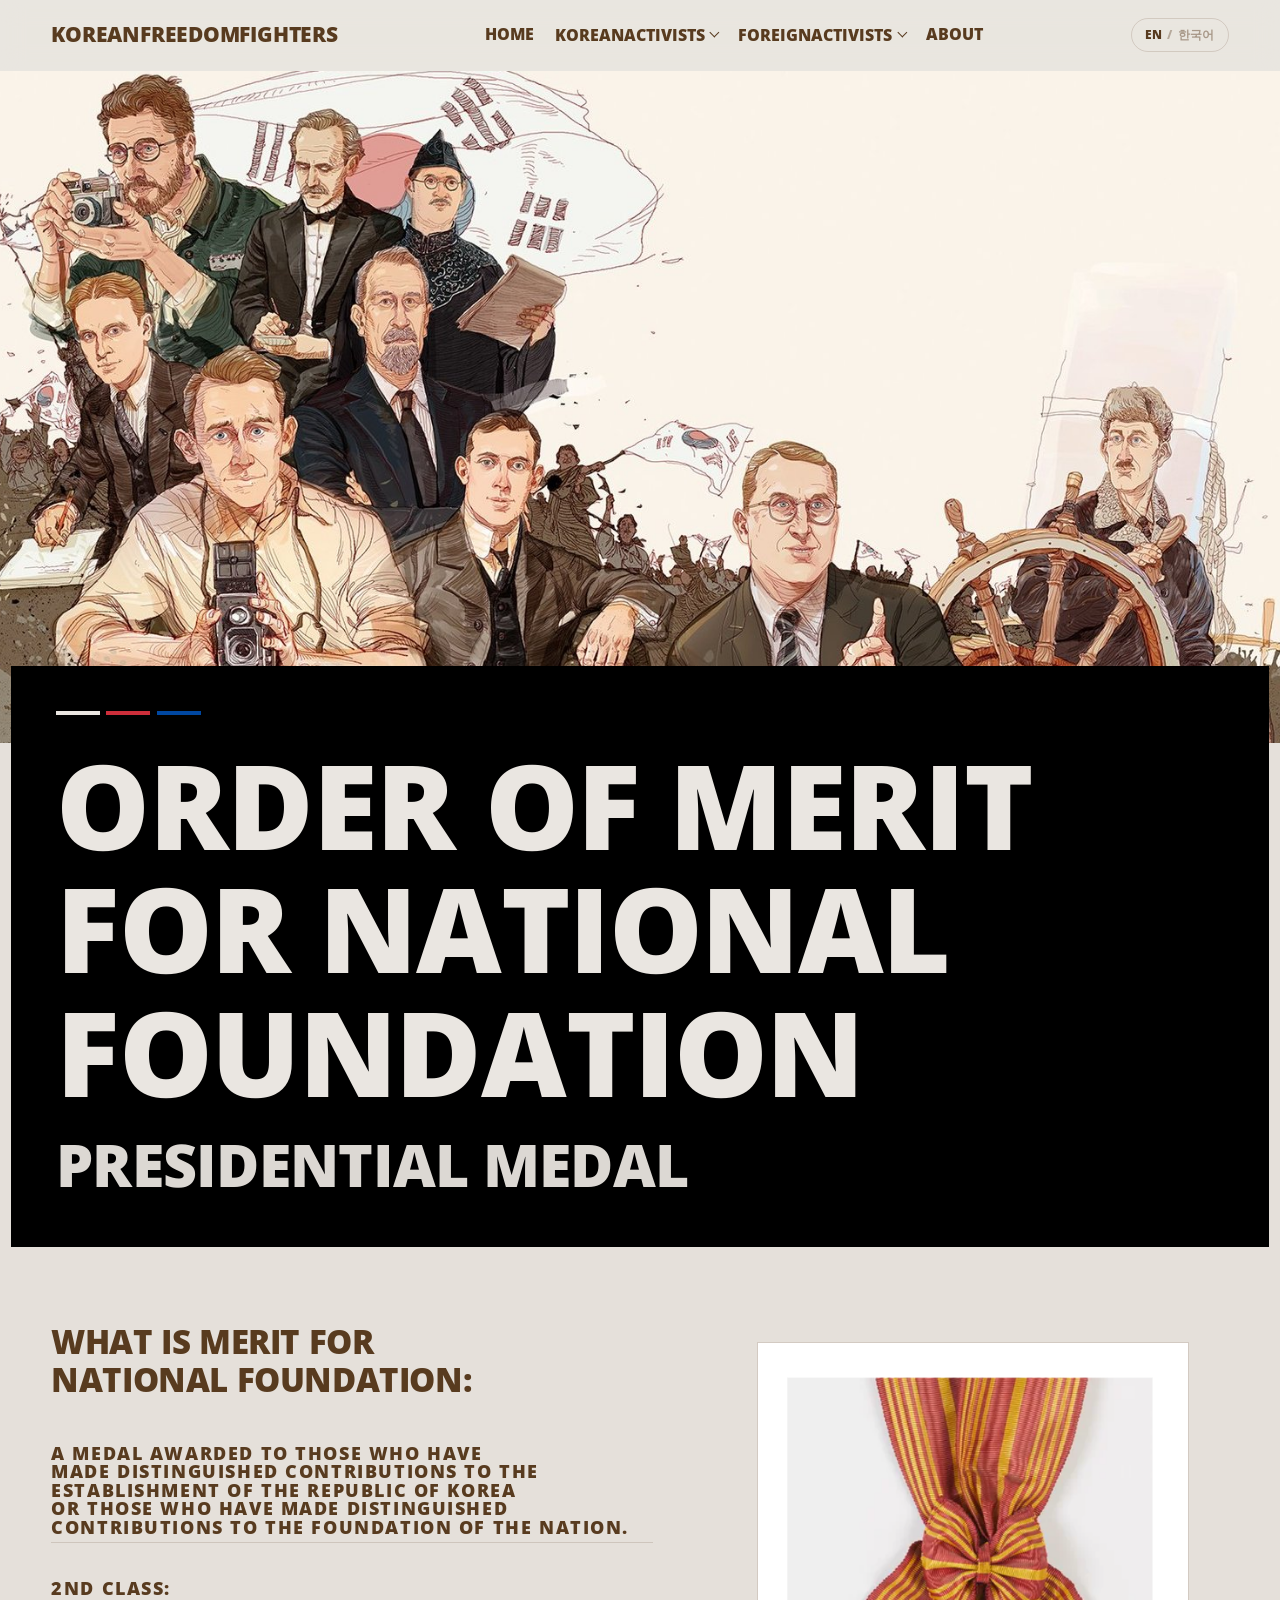
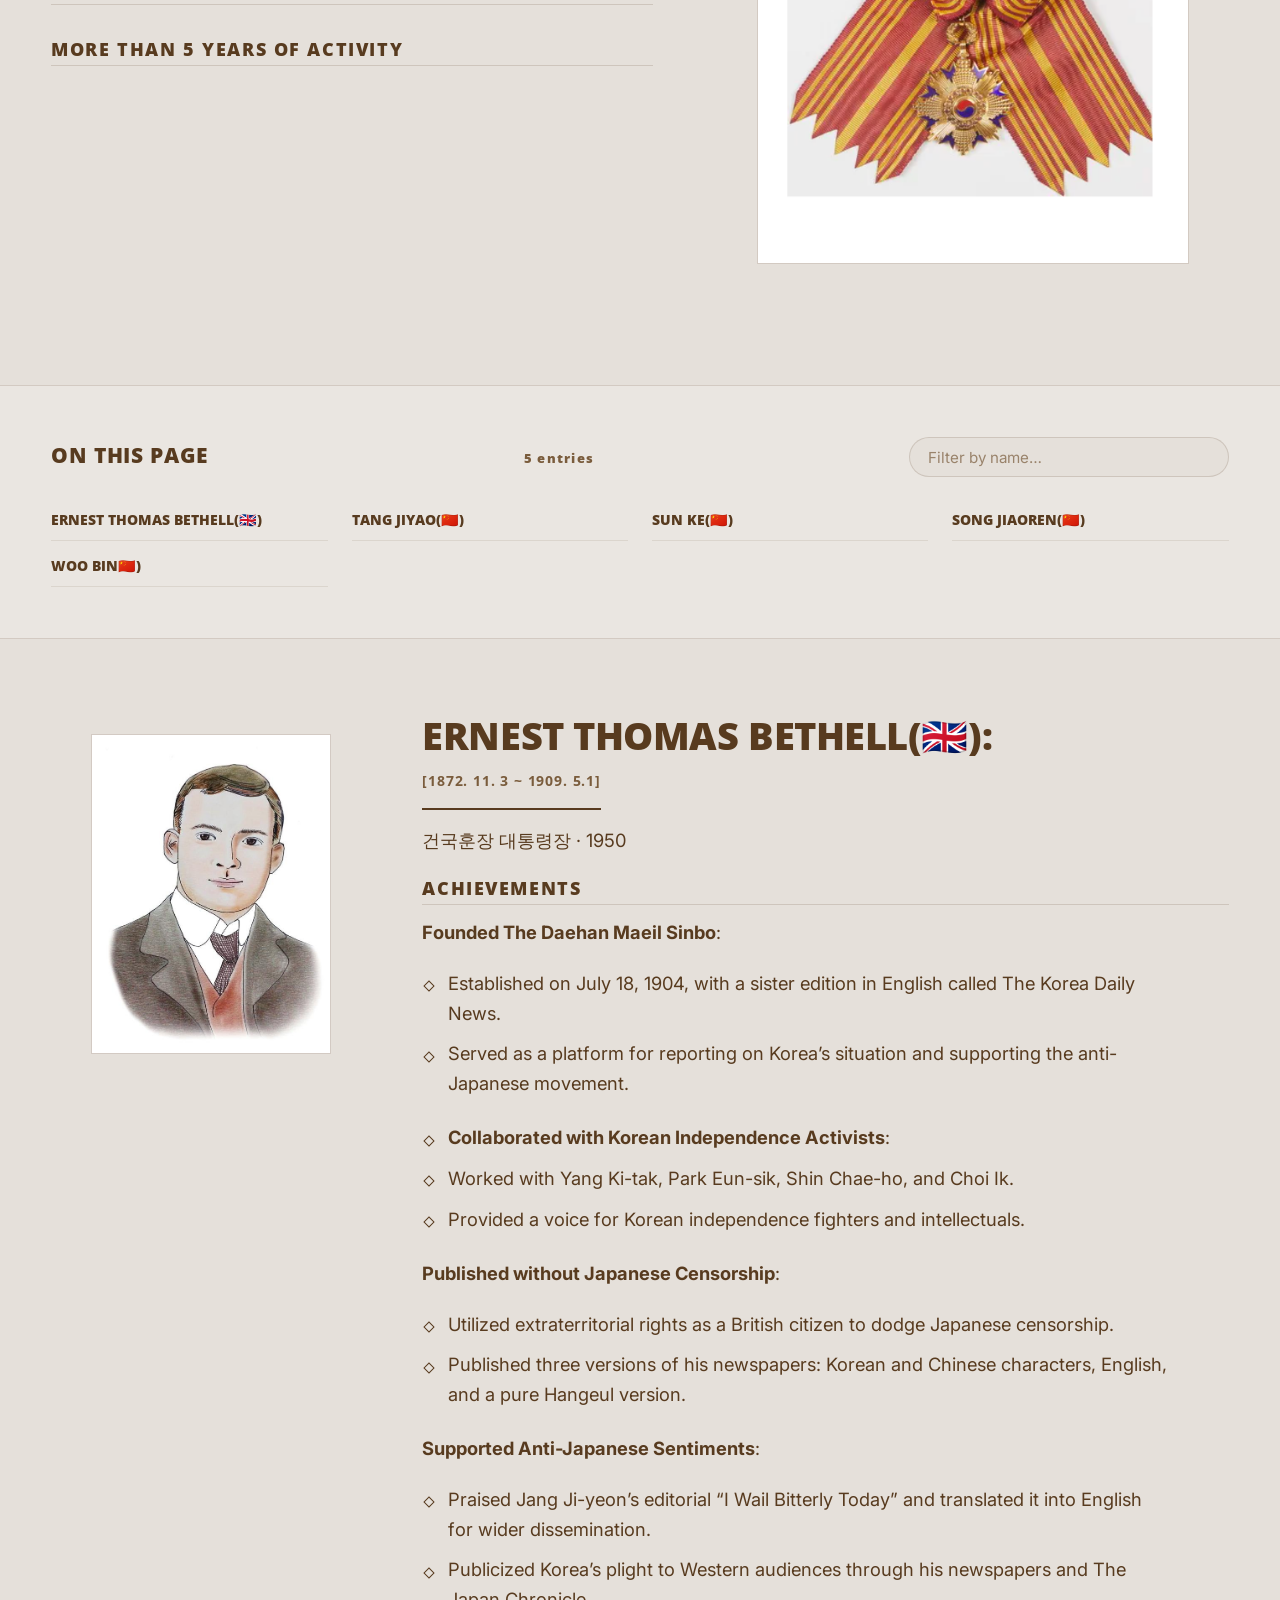
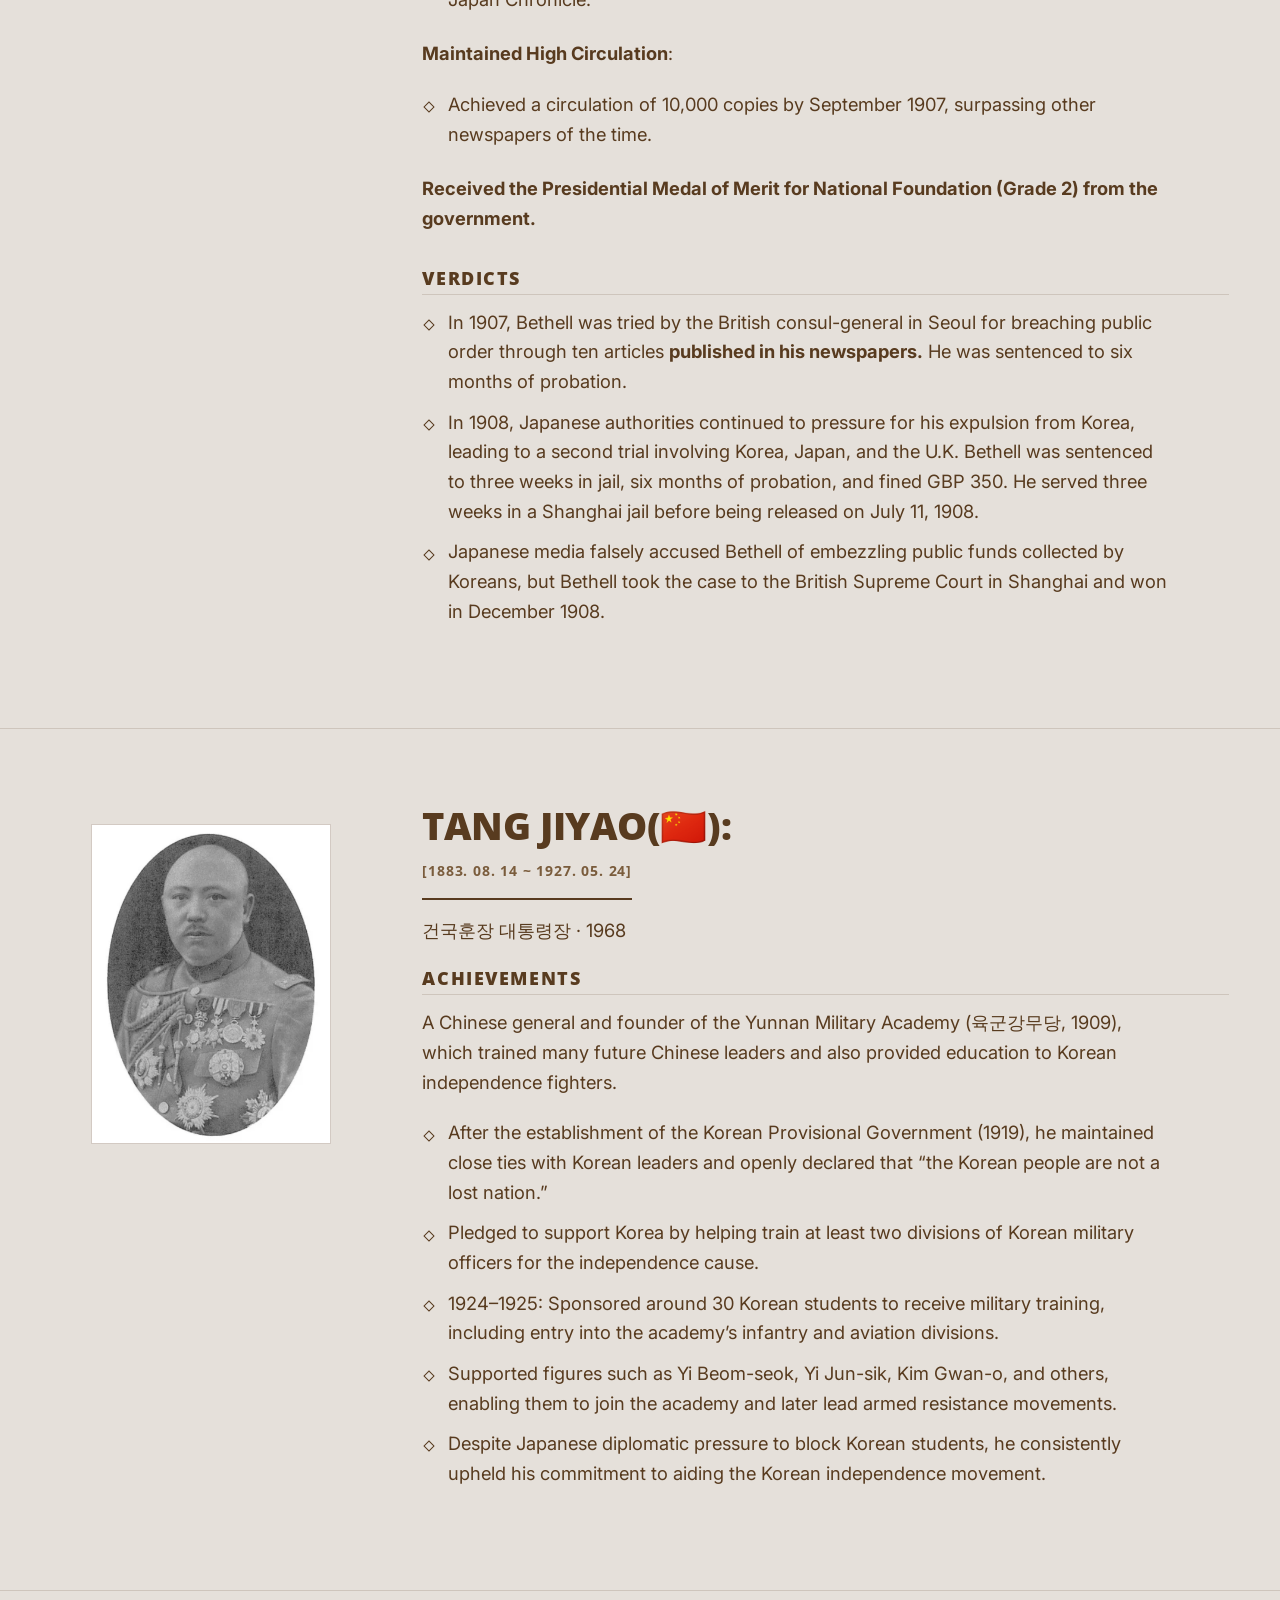
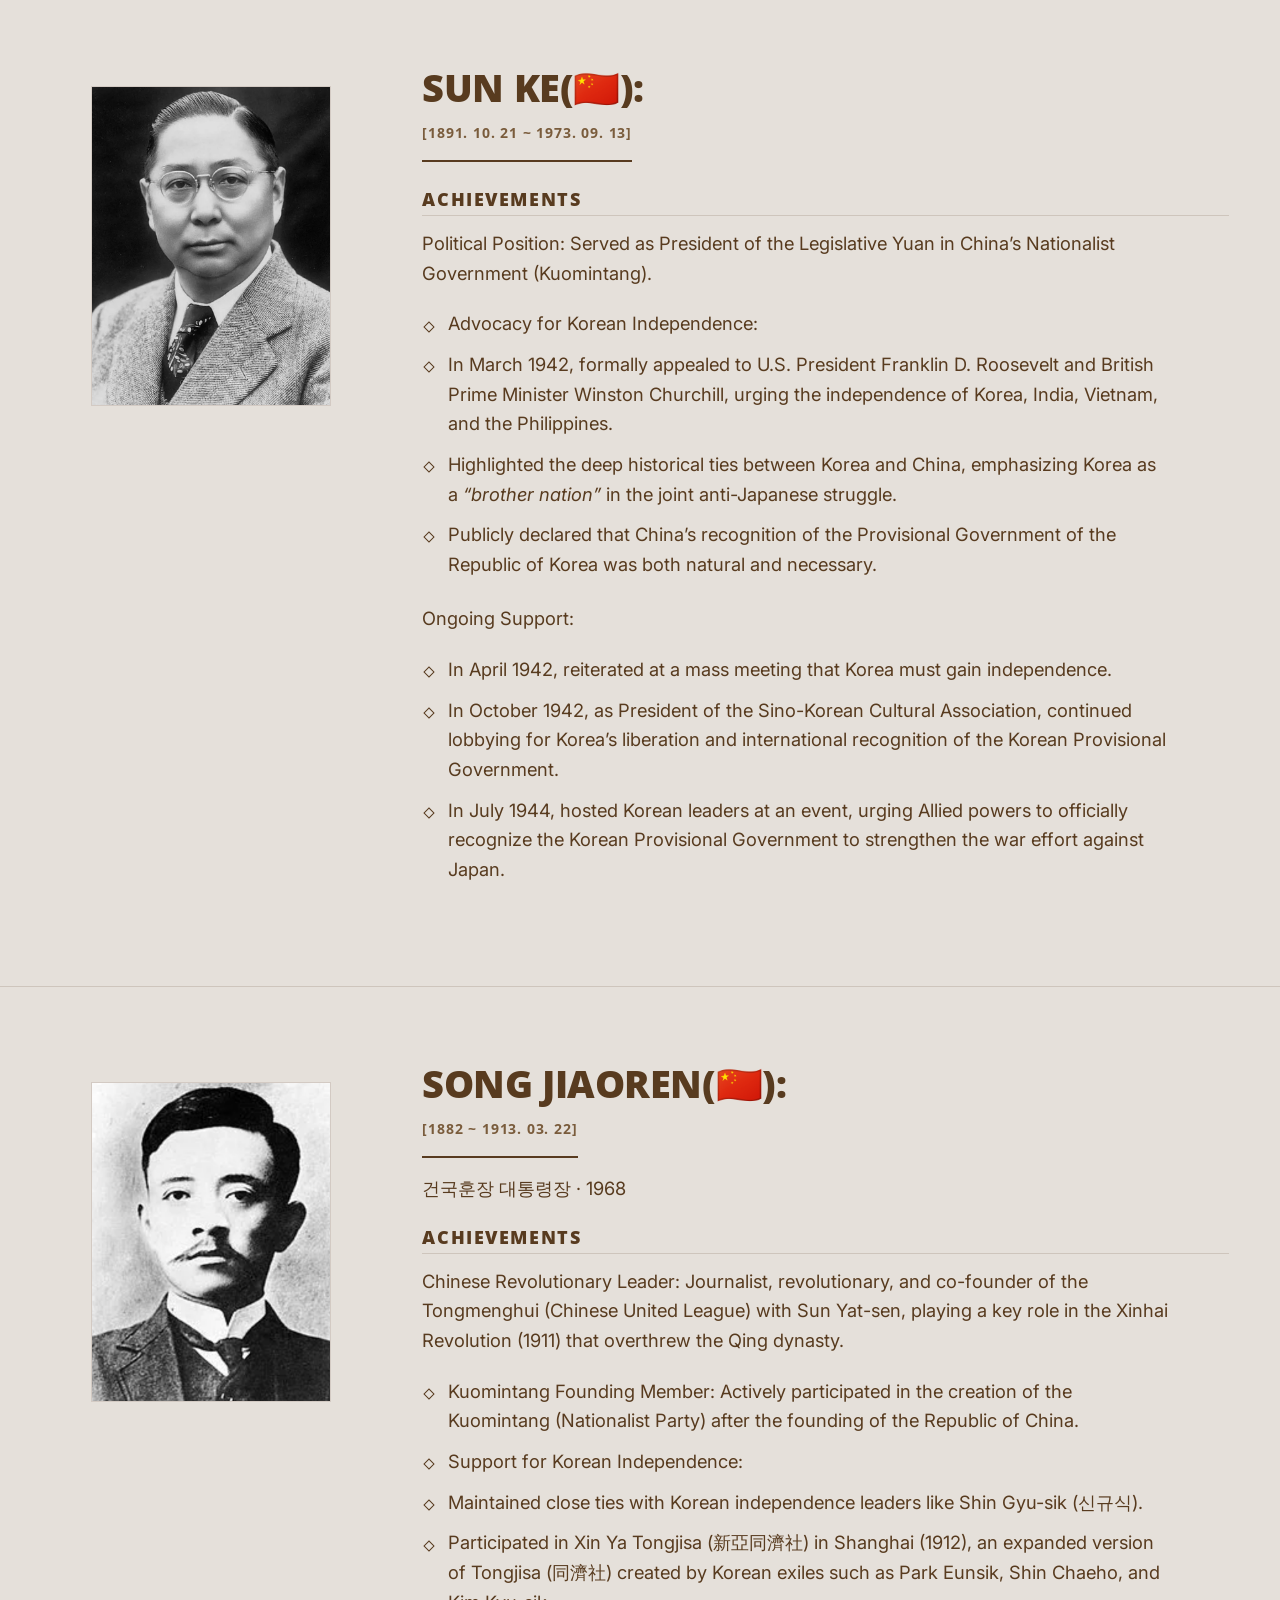
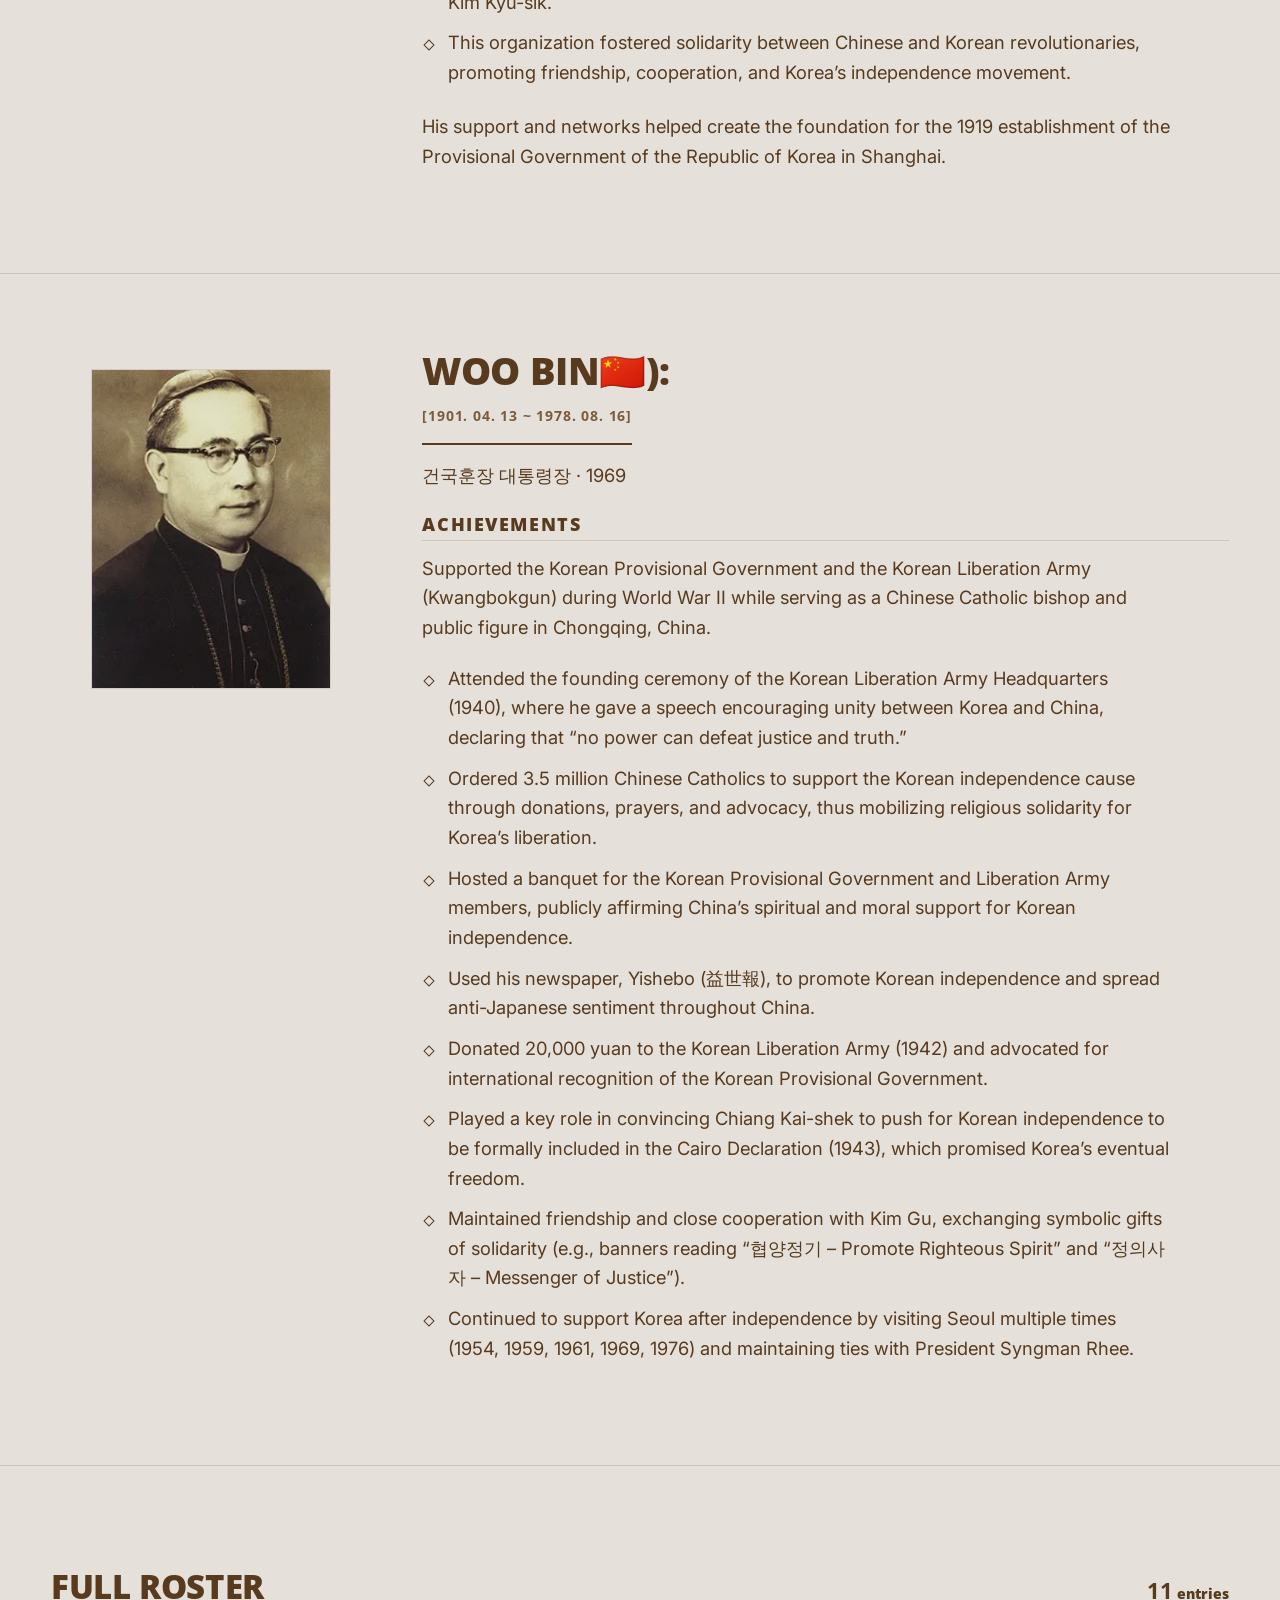
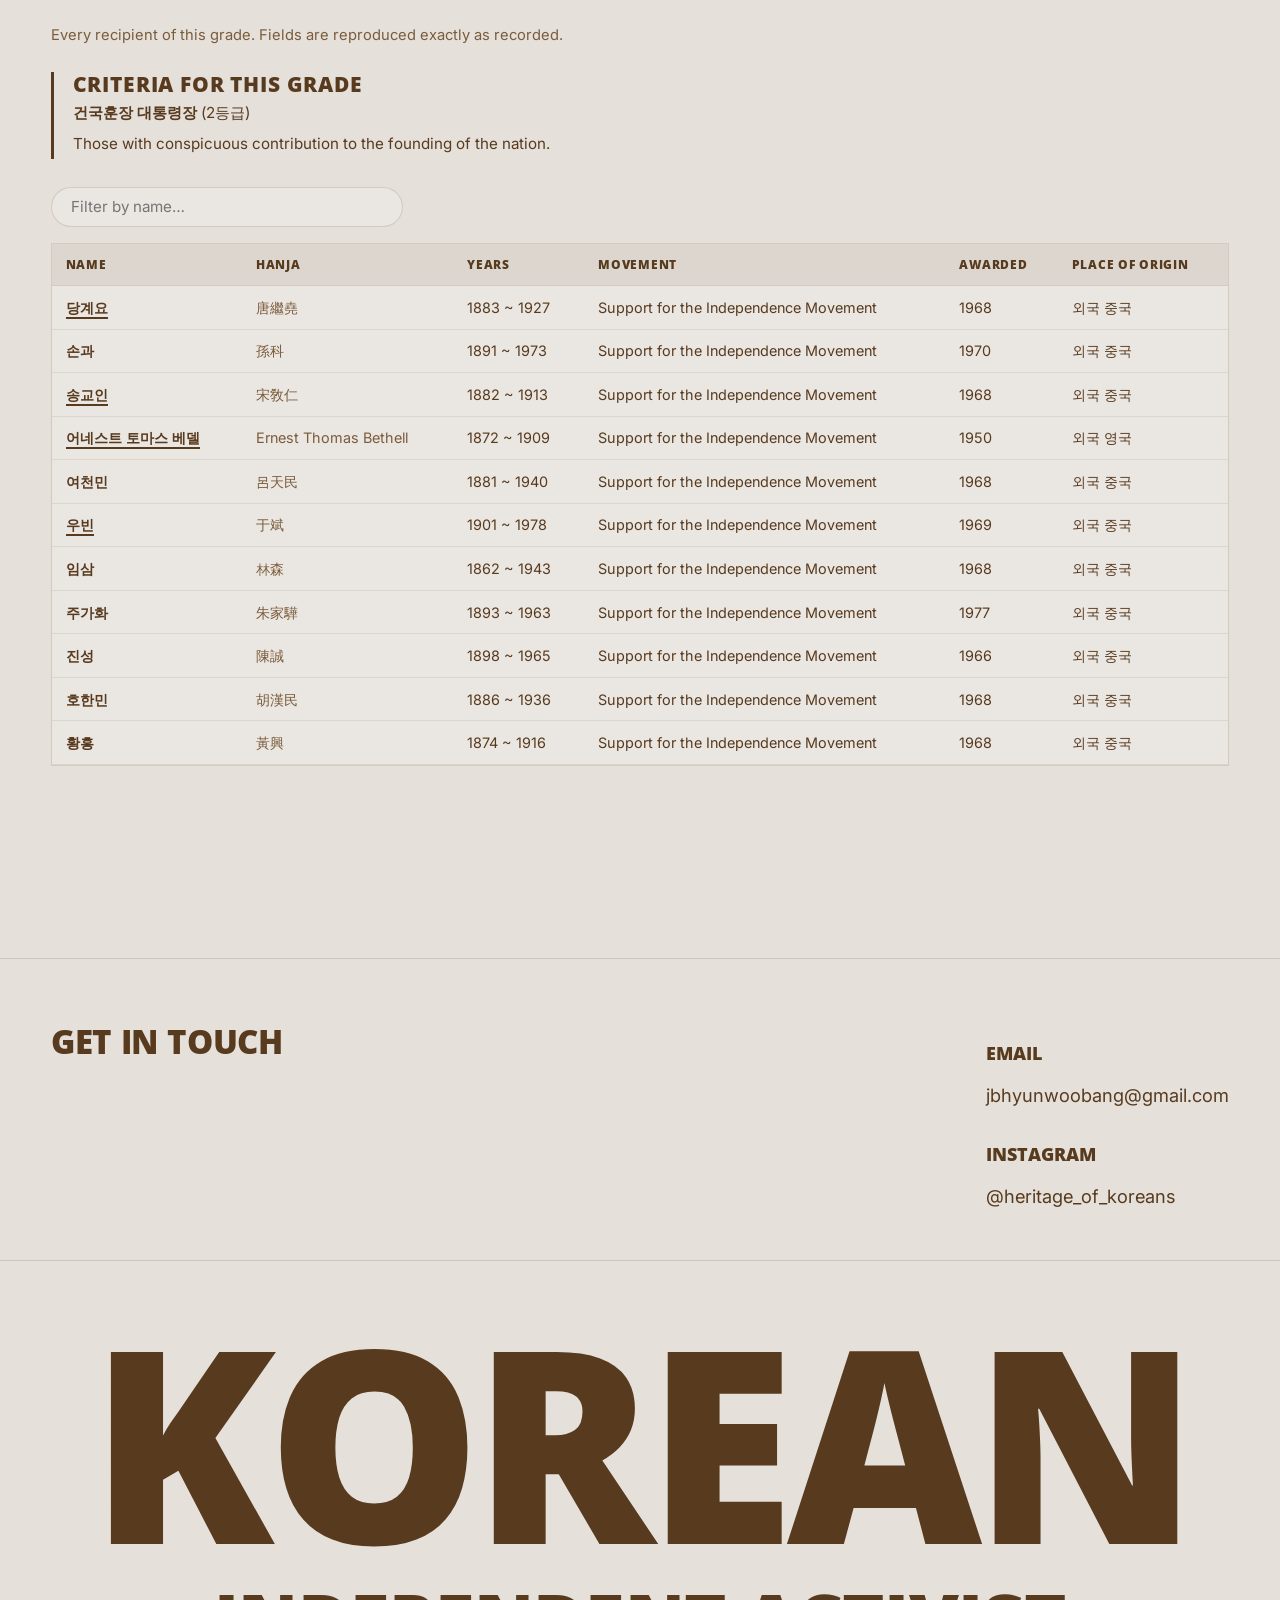
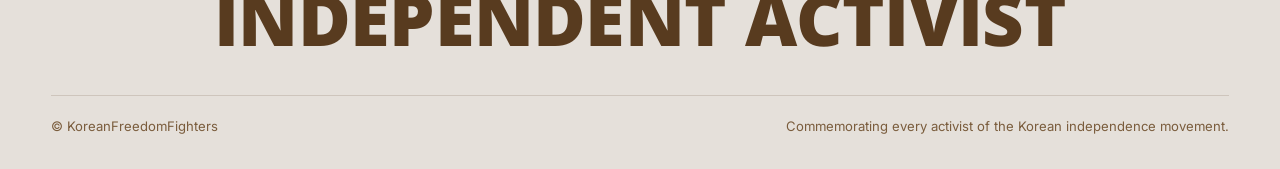
<file: foreign-2nd-class.html>
<!DOCTYPE html>
<html lang="en" data-lang="en">
<head>
<meta charset="utf-8">
<meta name="viewport" content="width=device-width, initial-scale=1">
<title>2nd Class — KoreanFreedomFighters</title>
<meta name="description" content="Established on July 18, 1904, with a sister edition in English called The Korea Daily News.">
<meta property="og:title" content="2nd Class — KoreanFreedomFighters">
<meta property="og:description" content="Established on July 18, 1904, with a sister edition in English called The Korea Daily News.">
<meta property="og:type" content="website">
<meta property="og:image" content="assets/sub05_01-2-.jpg">
<link rel="preconnect" href="https://fonts.googleapis.com">
<link rel="preconnect" href="https://fonts.gstatic.com" crossorigin>
<link href="https://fonts.googleapis.com/css2?family=Open+Sans:wght@400;600;800&family=Inter:wght@400;500;600&display=swap" rel="stylesheet">
<link rel="stylesheet" href="styles.css">
</head>
<body data-menu="closed">
<a class="skip" href="#main"><span class="i18n" lang="en" data-en>Skip to content</span><span class="i18n" lang="ko" data-ko>본문으로 건너뛰기</span></a>

<header class="masthead">
  <div class="shell masthead__inner">
    <a class="wordmark" href="index.html">KoreanFreedomFighters</a>
    <nav class="nav" id="sitenav" aria-label="Main">
      <ul class="nav__list">
        <li><a class="nav__link" href="index.html"><span class="i18n" lang="en" data-en>Home</span><span class="i18n" lang="ko" data-ko>홈</span></a></li>
        <li class="nav__item" data-open="false">
        <button class="nav__toggle" type="button" aria-expanded="false" aria-controls="menu-korean"><span class="i18n" lang="en" data-en>KoreanActivists</span><span class="i18n" lang="ko" data-ko>한국인 독립운동가</span><span class="nav__caret" aria-hidden="true"></span></button>
        <ul class="nav__menu" id="menu-korean">
          <li><a href="korean-1st-class.html"><span class="i18n" lang="en" data-en>1st Class</span><span class="i18n" lang="ko" data-ko>대한민국장 (1등급)</span></a></li>
          <li><a href="korean-2nd-class.html"><span class="i18n" lang="en" data-en>2nd Class</span><span class="i18n" lang="ko" data-ko>대통령장 (2등급)</span></a></li>
          <li><a href="korean-3rd-class.html"><span class="i18n" lang="en" data-en>3rd Class</span><span class="i18n" lang="ko" data-ko>독립장 (3등급)</span></a></li>
          <li><a href="korean-4th-class.html"><span class="i18n" lang="en" data-en>4th Class</span><span class="i18n" lang="ko" data-ko>애국장 (4등급)</span></a></li>
          <li><a href="korean-5th-class.html"><span class="i18n" lang="en" data-en>5th Class</span><span class="i18n" lang="ko" data-ko>애족장 (5등급)</span></a></li>
          <li><a href="korean-national-award.html"><span class="i18n" lang="en" data-en>National Award</span><span class="i18n" lang="ko" data-ko>National Award</span></a></li>
        </ul>
      </li>
        <li class="nav__item" data-open="false">
        <button class="nav__toggle" type="button" aria-expanded="false" aria-controls="menu-foreign"><span class="i18n" lang="en" data-en>ForeignActivists</span><span class="i18n" lang="ko" data-ko>외국인 독립운동가</span><span class="nav__caret" aria-hidden="true"></span></button>
        <ul class="nav__menu" id="menu-foreign">
          <li><a href="foreign-1st-class.html"><span class="i18n" lang="en" data-en>1st Class</span><span class="i18n" lang="ko" data-ko>대한민국장 (1등급)</span></a></li>
          <li><a href="foreign-2nd-class.html" aria-current="page"><span class="i18n" lang="en" data-en>2nd Class</span><span class="i18n" lang="ko" data-ko>대통령장 (2등급)</span></a></li>
          <li><a href="foreign-3rd-class.html"><span class="i18n" lang="en" data-en>3rd Class</span><span class="i18n" lang="ko" data-ko>독립장 (3등급)</span></a></li>
          <li><a href="foreign-4th-class.html"><span class="i18n" lang="en" data-en>4th Class</span><span class="i18n" lang="ko" data-ko>애국장 (4등급)</span></a></li>
          <li><a href="foreign-5th-class.html"><span class="i18n" lang="en" data-en>5th Class</span><span class="i18n" lang="ko" data-ko>애족장 (5등급)</span></a></li>
          <li><a href="foreign-national-award.html"><span class="i18n" lang="en" data-en>National Award</span><span class="i18n" lang="ko" data-ko>National Award</span></a></li>
        </ul>
      </li>
        <li><a class="nav__link" href="about.html"><span class="i18n" lang="en" data-en>About</span><span class="i18n" lang="ko" data-ko>소개</span></a></li>
      </ul>
    </nav>
    <div class="masthead__actions">
      <button class="langtoggle" type="button" data-lang-toggle
              aria-label="Switch to Korean" title="Switch to Korean">
        <span class="langtoggle__on">EN</span><span class="langtoggle__sep">/</span><span class="langtoggle__off" lang="ko">한국어</span>
      </button>
      <button class="burger" type="button" aria-label="Menu" aria-expanded="false" aria-controls="sitenav">
        <span></span><span></span><span></span>
      </button>
    </div>
  </div>
</header>

<main id="main">
<section class="section hero">
  <div class="hero__media">
    <img src="assets/sub05_01-2-.jpg" alt="" fetchpriority="high" decoding="async">
  </div>
  <div class="hero__slab reveal">
    <div class="hero__rule" aria-hidden="true"><i></i><i></i><i></i></div>
    <h1 class="h-hero"><span class="i18n" lang="en" data-en>Order of Merit for National Foundation</span><span class="i18n" lang="ko" data-ko>건국훈장</span></h1>
    <p class="h-hero-sub" role="doc-subtitle"><span class="i18n" lang="en" data-en>Presidential Medal</span><span class="i18n" lang="ko" data-ko>대통령장</span></p>
  </div>
</section>

<section class="section reveal">
  <div class="shell split">
    <div class="split__body">
      <h2 class="h-section"><span class="i18n" lang="en" data-en>What is Merit for National Foundation:</span><span class="i18n" lang="ko" data-ko>건국훈장이란?</span></h2>
      <div class="prose"><h4 class="h-label"><span class="i18n" lang="en" data-en><strong>A medal awarded to those who have made distinguished contributions to the establishment of the Republic of Korea or those who have made distinguished contributions to the foundation of the nation.</strong></span><span class="i18n" lang="ko" data-ko>대한민국의 수립에 뚜렷한 공로가 있는 사람, 또는 국가의 기초를 세우는 데 뚜렷한 공로가 있는 사람에게 수여하는 훈장입니다.</span></h4>
        <h3 class="h-label"><span class="i18n" lang="en" data-en>2nd class:</span><span class="i18n" lang="ko" data-ko>2등급</span></h3>
        <h4 class="h-label"><span class="i18n" lang="en" data-en>More than 5 years of activity</span><span class="i18n" lang="ko" data-ko>5년 이상 활동</span></h4></div>
    </div>
    <figure class="split__media">
      <img src="assets/2024-12-04-10.05.09-2.png" alt="" loading="lazy" decoding="async">
    </figure>
  </div>
</section>

<nav class="pageindex" aria-labelledby="idx-h">
  <div class="shell">
    <div class="pageindex__head">
      <h2 class="h-label" id="idx-h"><span class="i18n" lang="en" data-en>On this page</span><span class="i18n" lang="ko" data-ko>이 페이지의 인물</span></h2>
      <span class="pageindex__count">5 <span class="i18n" lang="en" data-en>entries</span><span class="i18n" lang="ko" data-ko>명</span></span>
      <input class="pageindex__search" type="search" placeholder="Filter by name…" aria-label="Filter names on this page" data-ph-en="Filter by name…" data-ph-ko="이름으로 찾기…">
    </div>
    <ul class="pageindex__list">
      <li><a href="#ernest-thomas-bethell">Ernest Thomas Bethell(🇬🇧)</a></li>
      <li><a href="#tang-jiyao">Tang Jiyao(🇨🇳)</a></li>
      <li><a href="#sun-ke">Sun Ke(🇨🇳)</a></li>
      <li><a href="#song-jiaoren">song Jiaoren(🇨🇳)</a></li>
      <li><a href="#woo-bin">Woo Bin🇨🇳)</a></li>
    </ul>
    <p class="pageindex__empty" hidden><span class="i18n" lang="en" data-en>No name on this page matches that filter.</span><span class="i18n" lang="ko" data-ko>해당하는 이름을 찾지 못하였습니다.</span></p>
  </div>
</nav>

<article class="profile reveal" id="ernest-thomas-bethell">
  <div class="shell profile__grid">
    <figure class="profile__aside">
      <img class="profile__portrait" src="assets/OR_201408_18.jpg" alt="Portrait of Ernest Thomas Bethell(🇬🇧)" loading="lazy" decoding="async">
    </figure>
    <div class="profile__body">
      <h2 class="h-name profile__name"><span class="i18n" lang="en" data-en>Ernest Thomas Bethell(🇬🇧):</span><span class="i18n" lang="ko" data-ko>어네스트 토마스 베델</span></h2>
      <p class="profile__dates"><strong>[1872. 11. 3 ~ 1909. 5.1]</strong></p>
      <p class="profile__official"><span lang="ko">건국훈장 대통령장</span> · 1950</p>
      <div class="prose"><h3 class="h-label"><span class="i18n" lang="en" data-en>Achievements</span><span class="i18n" lang="ko" data-ko>공적</span></h3>
        <p><span class="i18n" lang="en" data-en><strong>Founded The Daehan Maeil Sinbo</strong>:</span><span class="i18n" lang="ko" data-ko>대한매일신보 창간:</span></p>
        <ul>
        <li><span class="i18n" lang="en" data-en>Established on July 18, 1904, with a sister edition in English called The Korea Daily News.</span><span class="i18n" lang="ko" data-ko>1904년 7월 18일 창간하였으며, 영문 자매지로 The Korea Daily News를 함께 발행하였습니다.</span></li>
        <li><span class="i18n" lang="en" data-en>Served as a platform for reporting on Korea’s situation and supporting the anti-Japanese movement.</span><span class="i18n" lang="ko" data-ko>한국의 실상을 알리고 항일운동을 뒷받침하는 언론의 장이 되었습니다.</span></li>
        </ul>
        <ul>
        <li><span class="i18n" lang="en" data-en><strong>Collaborated with Korean Independence Activists</strong>:</span><span class="i18n" lang="ko" data-ko>한국 독립운동가들과의 협력:</span></li>
        <ul>
        <li><span class="i18n" lang="en" data-en>Worked with Yang Ki-tak, Park Eun-sik, Shin Chae-ho, and Choi Ik.</span><span class="i18n" lang="ko" data-ko>양기탁·박은식·신채호·최익과 함께 활동하였습니다.</span></li>
        <li><span class="i18n" lang="en" data-en>Provided a voice for Korean independence fighters and intellectuals.</span><span class="i18n" lang="ko" data-ko>한국의 독립운동가와 지식인들이 목소리를 낼 지면을 제공하였습니다.</span></li>
        </ul>
        <p><span class="i18n" lang="en" data-en><strong>Published without Japanese Censorship</strong>:</span><span class="i18n" lang="ko" data-ko>일제의 검열을 받지 않은 발행:</span></p>
        <ul>
        <li><span class="i18n" lang="en" data-en>Utilized extraterritorial rights as a British citizen to dodge Japanese censorship.</span><span class="i18n" lang="ko" data-ko>영국인으로서 누린 치외법권을 활용하여 일제의 검열을 피하였습니다.</span></li>
        <li><span class="i18n" lang="en" data-en>Published three versions of his newspapers: Korean and Chinese characters, English, and a pure Hangeul version.</span><span class="i18n" lang="ko" data-ko>신문을 국한문판, 영문판, 순한글판의 세 종류로 발행하였습니다.</span></li>
        </ul>
        <p><span class="i18n" lang="en" data-en><strong>Supported Anti-Japanese Sentiments</strong>:</span><span class="i18n" lang="ko" data-ko>항일 여론의 뒷받침:</span></p>
        <ul>
        <li><span class="i18n" lang="en" data-en>Praised Jang Ji-yeon’s editorial “I Wail Bitterly Today” and translated it into English for wider dissemination.</span><span class="i18n" lang="ko" data-ko>장지연의 논설 「시일야방성대곡」을 높이 평가하고 이를 영문으로 번역하여 널리 알렸습니다.</span></li>
        <li><span class="i18n" lang="en" data-en>Publicized Korea’s plight to Western audiences through his newspapers and The Japan Chronicle.</span><span class="i18n" lang="ko" data-ko>자신의 신문과 The Japan Chronicle을 통하여 한국의 처지를 서구에 알렸습니다.</span></li>
        </ul>
        <p><span class="i18n" lang="en" data-en><strong>Maintained High Circulation</strong>:</span><span class="i18n" lang="ko" data-ko>높은 발행 부수 유지:</span></p>
        <ul>
        <li><span class="i18n" lang="en" data-en>Achieved a circulation of 10,000 copies by September 1907, surpassing other newspapers of the time.</span><span class="i18n" lang="ko" data-ko>1907년 9월에는 발행 부수 10,000부에 이르러 당시의 다른 신문들을 앞섰습니다.</span></li>
        </ul>
        <p><span class="i18n" lang="en" data-en><strong>Received the Presidential Medal of Merit for National Foundation (Grade 2) from the government.</strong></span><span class="i18n" lang="ko" data-ko>정부로부터 건국훈장 대통령장(2등급)을 받았습니다.</span></p>
        </ul>
        <h3 class="h-label"><span class="i18n" lang="en" data-en>Verdicts</span><span class="i18n" lang="ko" data-ko>판결</span></h3>
        <ul>
        <li><span class="i18n" lang="en" data-en>In 1907, Bethell was tried by the British consul-general in Seoul for breaching public order through ten articles <strong>published in his newspapers.</strong> He was sentenced to six months of probation.</span><span class="i18n" lang="ko" data-ko>1907년 베델은 자신의 신문에 실린 10편의 기사가 공안을 해쳤다는 이유로 서울 주재 영국 총영사에게 재판을 받아 6개월의 근신형을 선고받았습니다.</span></li>
        <li><span class="i18n" lang="en" data-en>In 1908, Japanese authorities continued to pressure for his expulsion from Korea, leading to a second trial involving Korea, Japan, and the U.K. Bethell was sentenced to three weeks in jail, six months of probation, and fined GBP 350. He served three weeks in a Shanghai jail before being released on July 11, 1908.</span><span class="i18n" lang="ko" data-ko>1908년 일제가 그의 한국 추방을 계속 압박하면서 한국·일본·영국이 관여한 두 번째 재판이 열렸습니다. 베델은 금고 3주와 근신 6개월, 벌금 350파운드를 선고받았으며, 상하이 감옥에서 3주를 복역한 뒤 1908년 7월 11일 석방되었습니다.</span></li>
        <li><span class="i18n" lang="en" data-en>Japanese media falsely accused Bethell of embezzling public funds collected by Koreans, but Bethell took the case to the British Supreme Court in Shanghai and won in December 1908.</span><span class="i18n" lang="ko" data-ko>일본 언론이 베델을 한국인들이 모은 공금을 횡령하였다고 허위로 비난하였으나, 베델은 이 사건을 상하이 주재 영국 고등법원에 제기하여 1908년 12월 승소하였습니다.</span></li>
        </ul></div>
    </div>
  </div>
</article>

<article class="profile reveal" id="tang-jiyao">
  <div class="shell profile__grid">
    <figure class="profile__aside">
      <img class="profile__portrait" src="assets/2025-09-07-10.10.39.png" alt="Portrait of Tang Jiyao(🇨🇳)" loading="lazy" decoding="async">
    </figure>
    <div class="profile__body">
      <h2 class="h-name profile__name"><span class="i18n" lang="en" data-en>Tang Jiyao(🇨🇳):</span><span class="i18n" lang="ko" data-ko>당계요 唐繼堯</span></h2>
      <p class="profile__dates"><strong>[1883. 08. 14 ~ 1927. 05. 24]</strong></p>
      <p class="profile__official"><span lang="ko">건국훈장 대통령장</span> · 1968</p>
      <div class="prose"><h3 class="h-label"><span class="i18n" lang="en" data-en>Achievements</span><span class="i18n" lang="ko" data-ko>공적</span></h3>
        <p><span class="i18n" lang="en" data-en>A Chinese general and founder of the Yunnan Military Academy (육군강무당, 1909), which trained many future Chinese leaders and also provided education to Korean independence fighters.</span><span class="i18n" lang="ko" data-ko>중국의 군인으로, 훗날 중국의 여러 지도자를 배출하고 한국 독립운동가들에게도 교육의 기회를 제공한 윈난 육군강무당(육군강무당, 1909)을 설립하였습니다.</span></p>
        <ul>
        <li><span class="i18n" lang="en" data-en>After the establishment of the Korean Provisional Government (1919), he maintained close ties with Korean leaders and openly declared that “the Korean people are not a lost nation.”</span><span class="i18n" lang="ko" data-ko>대한민국 임시정부 수립(1919) 이후 한국 지도자들과 긴밀한 관계를 유지하였으며, “한국 민족은 망국의 민족이 아니다”라고 공개적으로 천명하였습니다.</span></li>
        <li><span class="i18n" lang="en" data-en>Pledged to support Korea by helping train at least two divisions of Korean military officers for the independence cause.</span><span class="i18n" lang="ko" data-ko>한국의 독립을 위하여 최소 2개 사단 규모의 한국인 군사 간부 양성을 돕겠다고 약속하며 한국을 지원할 것을 다짐하였습니다.</span></li>
        <li><span class="i18n" lang="en" data-en>1924–1925: Sponsored around 30 Korean students to receive military training, including entry into the academy’s infantry and aviation divisions.</span><span class="i18n" lang="ko" data-ko>1924~1925년: 약 30명의 한국인 학생이 군사 훈련을 받도록 후원하였으며, 강무당의 보병과와 항공과 입학도 이에 포함되었습니다.</span></li>
        <li><span class="i18n" lang="en" data-en>Supported figures such as Yi Beom-seok, Yi Jun-sik, Kim Gwan-o, and others, enabling them to join the academy and later lead armed resistance movements.</span><span class="i18n" lang="ko" data-ko>이범석, 이준식, 김관오 등을 지원하여 이들이 강무당에 입학하고 훗날 무장 항일운동을 이끌 수 있도록 하였습니다.</span></li>
        <li><span class="i18n" lang="en" data-en>Despite Japanese diplomatic pressure to block Korean students, he consistently upheld his commitment to aiding the Korean independence movement.</span><span class="i18n" lang="ko" data-ko>일본이 한국인 학생의 입학을 막으려 외교적 압력을 가하였으나, 한국 독립운동을 지원한다는 뜻을 일관되게 지켰습니다.</span></li>
        </ul></div>
    </div>
  </div>
</article>

<article class="profile reveal" id="sun-ke">
  <div class="shell profile__grid">
    <figure class="profile__aside">
      <img class="profile__portrait" src="assets/2025-09-07-11.44.14.png" alt="Portrait of Sun Ke(🇨🇳)" loading="lazy" decoding="async">
    </figure>
    <div class="profile__body">
      <h2 class="h-name profile__name">Sun Ke(🇨🇳):</h2>
      <p class="profile__dates"><strong>[1891. 10. 21 ~ 1973. 09. 13]</strong></p>
      <div class="prose"><h3 class="h-label"><span class="i18n" lang="en" data-en>Achievements</span><span class="i18n" lang="ko" data-ko>공적</span></h3>
        <p><span class="i18n" lang="en" data-en>Political Position: Served as President of the Legislative Yuan in China’s Nationalist Government (Kuomintang).</span><span class="i18n" lang="ko" data-ko>정치적 지위: 중국 국민정부(국민당)의 입법원장을 역임하였습니다.</span></p>
        <ul>
        <li><span class="i18n" lang="en" data-en>Advocacy for Korean Independence:</span><span class="i18n" lang="ko" data-ko>한국 독립 지지 활동:</span></li>
        <ul>
        <li><span class="i18n" lang="en" data-en>In March 1942, formally appealed to U.S. President Franklin D. Roosevelt and British Prime Minister Winston Churchill, urging the independence of Korea, India, Vietnam, and the Philippines.</span><span class="i18n" lang="ko" data-ko>1942년 3월, 미국 대통령 프랭클린 D. 루스벨트와 영국 총리 윈스턴 처칠에게 정식으로 호소하여 한국과 인도, 베트남, 필리핀의 독립을 촉구하였습니다.</span></li>
        <li><span class="i18n" lang="en" data-en>Highlighted the deep historical ties between Korea and China, emphasizing Korea as a <em>“brother nation”</em> in the joint anti-Japanese struggle.</span><span class="i18n" lang="ko" data-ko>한국과 중국의 깊은 역사적 인연을 강조하고, 공동의 항일 투쟁에서 한국을 “형제의 나라”라고 규정하였습니다.</span></li>
        <li><span class="i18n" lang="en" data-en>Publicly declared that China’s recognition of the Provisional Government of the Republic of Korea was both natural and necessary.</span><span class="i18n" lang="ko" data-ko>중국이 대한민국 임시정부를 승인하는 것은 당연하고도 필요한 일이라고 공개적으로 선언하였습니다.</span></li>
        </ul>
        <p><span class="i18n" lang="en" data-en>Ongoing Support:</span><span class="i18n" lang="ko" data-ko>지속적인 지원:</span></p>
        <ul>
        <li><span class="i18n" lang="en" data-en>In April 1942, reiterated at a mass meeting that Korea must gain independence.</span><span class="i18n" lang="ko" data-ko>1942년 4월, 대중 집회에서 한국이 반드시 독립을 이루어야 한다고 거듭 주장하였습니다.</span></li>
        <li><span class="i18n" lang="en" data-en>In October 1942, as President of the Sino-Korean Cultural Association, continued lobbying for Korea’s liberation and international recognition of the Korean Provisional Government.</span><span class="i18n" lang="ko" data-ko>1942년 10월, 한중문화협회 회장으로서 한국의 해방과 대한민국 임시정부의 국제적 승인을 위한 활동을 계속하였습니다.</span></li>
        <li><span class="i18n" lang="en" data-en>In July 1944, hosted Korean leaders at an event, urging Allied powers to officially recognize the Korean Provisional Government to strengthen the war effort against Japan.</span><span class="i18n" lang="ko" data-ko>1944년 7월, 행사를 열어 한국 지도자들을 초청하고, 대일 전쟁 수행을 강화하기 위하여 연합국이 대한민국 임시정부를 공식 승인할 것을 촉구하였습니다.</span></li>
        </ul>
        </ul></div>
    </div>
  </div>
</article>

<article class="profile reveal" id="song-jiaoren">
  <div class="shell profile__grid">
    <figure class="profile__aside">
      <img class="profile__portrait" src="assets/2025-09-07-11.47.16.png" alt="Portrait of song Jiaoren(🇨🇳)" loading="lazy" decoding="async">
    </figure>
    <div class="profile__body">
      <h2 class="h-name profile__name"><span class="i18n" lang="en" data-en>song Jiaoren(🇨🇳):</span><span class="i18n" lang="ko" data-ko>송교인 宋敎仁</span></h2>
      <p class="profile__dates"><strong>[1882 ~ 1913. 03. 22]</strong></p>
      <p class="profile__official"><span lang="ko">건국훈장 대통령장</span> · 1968</p>
      <div class="prose"><h3 class="h-label"><span class="i18n" lang="en" data-en>Achievements</span><span class="i18n" lang="ko" data-ko>공적</span></h3>
        <p><span class="i18n" lang="en" data-en>Chinese Revolutionary Leader: Journalist, revolutionary, and co-founder of the Tongmenghui (Chinese United League) with Sun Yat-sen, playing a key role in the Xinhai Revolution (1911) that overthrew the Qing dynasty.</span><span class="i18n" lang="ko" data-ko>중국의 혁명 지도자: 언론인이자 혁명가로서 쑨원과 함께 중국동맹회(Tongmenghui)를 창립하였으며, 청 왕조를 무너뜨린 신해혁명(1911)에서 핵심적인 역할을 하였습니다.</span></p>
        <ul>
        <li><span class="i18n" lang="en" data-en>Kuomintang Founding Member: Actively participated in the creation of the Kuomintang (Nationalist Party) after the founding of the Republic of China.</span><span class="i18n" lang="ko" data-ko>국민당 창립 인물: 중화민국 수립 이후 국민당(중국국민당) 창당에 적극 참여하였습니다.</span></li>
        <li><span class="i18n" lang="en" data-en>Support for Korean Independence:</span><span class="i18n" lang="ko" data-ko>한국 독립운동 지원:</span></li>
        <ul>
        <li><span class="i18n" lang="en" data-en>Maintained close ties with Korean independence leaders like Shin Gyu-sik (신규식).</span><span class="i18n" lang="ko" data-ko>신규식(신규식) 등 한국 독립운동 지도자들과 긴밀한 관계를 유지하였습니다.</span></li>
        <li><span class="i18n" lang="en" data-en>Participated in Xin Ya Tongjisa (新亞同濟社) in Shanghai (1912), an expanded version of Tongjisa (同濟社) created by Korean exiles such as Park Eunsik, Shin Chaeho, and Kim Kyu-sik.</span><span class="i18n" lang="ko" data-ko>1912년 상하이에서 박은식, 신채호, 김규식 등 한국인 망명객들이 결성한 동제사(同濟社)를 확대한 신아동제사(新亞同濟社)에 참여하였습니다.</span></li>
        <li><span class="i18n" lang="en" data-en>This organization fostered solidarity between Chinese and Korean revolutionaries, promoting friendship, cooperation, and Korea’s independence movement.</span><span class="i18n" lang="ko" data-ko>이 단체는 중국과 한국 혁명가들 사이의 연대를 도모하여 친선과 협력, 그리고 한국의 독립운동을 뒷받침하였습니다.</span></li>
        </ul>
        <p><span class="i18n" lang="en" data-en>His support and networks helped create the foundation for the 1919 establishment of the Provisional Government of the Republic of Korea in Shanghai.</span><span class="i18n" lang="ko" data-ko>그의 지원과 인적 연결망은 1919년 상하이에서 대한민국 임시정부가 수립되는 기반이 되었습니다.</span></p>
        </ul></div>
    </div>
  </div>
</article>

<article class="profile reveal" id="woo-bin">
  <div class="shell profile__grid">
    <figure class="profile__aside">
      <img class="profile__portrait" src="assets/2025-10-05-6.34.28.png" alt="Portrait of Woo Bin🇨🇳)" loading="lazy" decoding="async">
    </figure>
    <div class="profile__body">
      <h2 class="h-name profile__name"><span class="i18n" lang="en" data-en>Woo Bin🇨🇳):</span><span class="i18n" lang="ko" data-ko>우빈 于斌</span></h2>
      <p class="profile__dates"><strong>[1901. 04. 13 ~ 1978. 08. 16]</strong></p>
      <p class="profile__official"><span lang="ko">건국훈장 대통령장</span> · 1969</p>
      <div class="prose"><h3 class="h-label"><span class="i18n" lang="en" data-en>Achievements</span><span class="i18n" lang="ko" data-ko>공적</span></h3>
        <p><span class="i18n" lang="en" data-en>Supported the Korean Provisional Government and the Korean Liberation Army (Kwangbokgun) during World War II while serving as a Chinese Catholic bishop and public figure in Chongqing, China.</span><span class="i18n" lang="ko" data-ko>제2차 세계대전 중 중국 충칭에서 중국 가톨릭 주교이자 사회 지도자로 활동하며 대한민국 임시정부와 한국광복군을 지원하였습니다.</span></p>
        <ul>
        <li><span class="i18n" lang="en" data-en>Attended the founding ceremony of the Korean Liberation Army Headquarters (1940), where he gave a speech encouraging unity between Korea and China, declaring that “no power can defeat justice and truth.”</span><span class="i18n" lang="ko" data-ko>한국광복군 총사령부 성립 전례(1940)에 참석하여 한국과 중국의 단결을 격려하는 연설을 하고, “어떠한 힘도 정의와 진리를 이길 수 없다”고 천명하였습니다.</span></li>
        <li><span class="i18n" lang="en" data-en>Ordered 3.5 million Chinese Catholics to support the Korean independence cause through donations, prayers, and advocacy, thus mobilizing religious solidarity for Korea’s liberation.</span><span class="i18n" lang="ko" data-ko>중국 가톨릭 신자 350만 명에게 헌금과 기도, 지지 활동을 통하여 한국의 독립운동을 후원하도록 지시하여, 한국의 해방을 위한 종교적 연대를 이끌어냈습니다.</span></li>
        <li><span class="i18n" lang="en" data-en>Hosted a banquet for the Korean Provisional Government and Liberation Army members, publicly affirming China’s spiritual and moral support for Korean independence.</span><span class="i18n" lang="ko" data-ko>대한민국 임시정부와 광복군 인사들을 위한 연회를 열어 한국 독립에 대한 중국의 정신적·도덕적 지지를 공개적으로 표명하였습니다.</span></li>
        <li><span class="i18n" lang="en" data-en>Used his newspaper, Yishebo (益世報), to promote Korean independence and spread anti-Japanese sentiment throughout China.</span><span class="i18n" lang="ko" data-ko>자신이 발행한 신문 익세보(益世報)를 통하여 한국의 독립을 선전하고 중국 전역에 항일 여론을 확산시켰습니다.</span></li>
        <li><span class="i18n" lang="en" data-en>Donated 20,000 yuan to the Korean Liberation Army (1942) and advocated for international recognition of the Korean Provisional Government.</span><span class="i18n" lang="ko" data-ko>한국광복군에 2만 위안을 기부하였으며(1942), 대한민국 임시정부의 국제적 승인을 주장하였습니다.</span></li>
        <li><span class="i18n" lang="en" data-en>Played a key role in convincing Chiang Kai-shek to push for Korean independence to be formally included in the Cairo Declaration (1943), which promised Korea’s eventual freedom.</span><span class="i18n" lang="ko" data-ko>장제스를 설득하여 한국의 독립이 카이로 선언(1943)에 공식적으로 포함되도록 하는 데 핵심적인 역할을 하였으며, 이 선언은 한국이 머지않아 자유를 얻을 것을 약속하였습니다.</span></li>
        <li><span class="i18n" lang="en" data-en>Maintained friendship and close cooperation with Kim Gu, exchanging symbolic gifts of solidarity (e.g., banners reading “협양정기 – Promote Righteous Spirit” and “정의사자 – Messenger of Justice”).</span><span class="i18n" lang="ko" data-ko>김구와 우의를 나누며 긴밀히 협력하였고, 연대의 뜻을 담은 상징적인 선물을 주고받았습니다(예: “협양정기 – Promote Righteous Spirit”, “정의사자 – Messenger of Justice”라고 쓴 휘호).</span></li>
        <li><span class="i18n" lang="en" data-en>Continued to support Korea after independence by visiting Seoul multiple times (1954, 1959, 1961, 1969, 1976) and maintaining ties with President Syngman Rhee.</span><span class="i18n" lang="ko" data-ko>광복 이후에도 여러 차례 서울을 방문하고(1954, 1959, 1961, 1969, 1976) 이승만 대통령과 교류를 이어가며 한국을 계속 지원하였습니다.</span></li>
        </ul></div>
    </div>
  </div>
</article>

<section class="section roster" id="roster" aria-labelledby="roster-h">
  <div class="shell">
    <div class="roster__head">
      <h2 class="h-section" id="roster-h"><span class="i18n" lang="en" data-en>Full roster</span><span class="i18n" lang="ko" data-ko>전체 명단</span></h2>
      <p class="roster__count"><strong>11</strong> <span class="i18n" lang="en" data-en>entries</span><span class="i18n" lang="ko" data-ko>명</span></p>
    </div>
    <p class="roster__note"><span class="i18n" lang="en" data-en>Every recipient of this grade. Fields are reproduced exactly as recorded.</span><span class="i18n" lang="ko" data-ko>이 훈격의 전체 포상자입니다. 각 항목은 기록된 내용을 그대로 옮겼습니다.</span></p>
  <div class="roster__criteria">
    <h3 class="h-label"><span class="i18n" lang="en" data-en>Criteria for this grade</span><span class="i18n" lang="ko" data-ko>이 훈격의 서훈 기준</span></h3>
    <p><strong lang="ko">건국훈장 대통령장</strong> <span lang="ko">(2등급)</span></p>
    <p><span class="i18n" lang="en" data-en>Those with conspicuous contribution to the founding of the nation.</span><span class="i18n" lang="ko" data-ko>건국에 현저한 공로가 있는 자</span></p>
  </div>
    <div class="roster__tools">
      <input class="roster__search" type="search" placeholder="Filter by name…" aria-label="Filter names on this page" data-ph-en="Filter by name…" data-ph-ko="이름으로 찾기…">
      <p class="roster__shown" aria-live="polite"></p>
    </div>
    <div class="roster__scroll">
      <table class="roster__table">
        <thead><tr><th><span class="i18n" lang="en" data-en>Name</span><span class="i18n" lang="ko" data-ko>성명</span></th><th><span class="i18n" lang="en" data-en>Hanja</span><span class="i18n" lang="ko" data-ko>한자명</span></th><th><span class="i18n" lang="en" data-en>Years</span><span class="i18n" lang="ko" data-ko>생몰년</span></th><th><span class="i18n" lang="en" data-en>Movement</span><span class="i18n" lang="ko" data-ko>운동계열</span></th><th><span class="i18n" lang="en" data-en>Awarded</span><span class="i18n" lang="ko" data-ko>포상년도</span></th><th><span class="i18n" lang="en" data-en>Place of origin</span><span class="i18n" lang="ko" data-ko>본적</span></th></tr></thead>
        <tbody>
          <tr><th scope="row" lang="ko"><a class="roster__jump" href="#tang-jiyao">당계요</a></th><td lang="ko" class="roster__hanja">唐繼堯</td><td>1883 ~ 1927</td><td class="roster__move"><span class="i18n" lang="en" data-en>Support for the Independence Movement</span><span class="i18n" lang="ko" data-ko>독립운동지원</span></td><td>1968</td><td lang="ko" class="roster__origin">외국 중국</td></tr>
          <tr><th scope="row" lang="ko">손과</th><td lang="ko" class="roster__hanja">孫科</td><td>1891 ~ 1973</td><td class="roster__move"><span class="i18n" lang="en" data-en>Support for the Independence Movement</span><span class="i18n" lang="ko" data-ko>독립운동지원</span></td><td>1970</td><td lang="ko" class="roster__origin">외국 중국</td></tr>
          <tr><th scope="row" lang="ko"><a class="roster__jump" href="#song-jiaoren">송교인</a></th><td lang="ko" class="roster__hanja">宋敎仁</td><td>1882 ~ 1913</td><td class="roster__move"><span class="i18n" lang="en" data-en>Support for the Independence Movement</span><span class="i18n" lang="ko" data-ko>독립운동지원</span></td><td>1968</td><td lang="ko" class="roster__origin">외국 중국</td></tr>
          <tr><th scope="row" lang="ko"><a class="roster__jump" href="#ernest-thomas-bethell">어네스트 토마스 베델</a></th><td lang="ko" class="roster__hanja">Ernest Thomas Bethell</td><td>1872 ~ 1909</td><td class="roster__move"><span class="i18n" lang="en" data-en>Support for the Independence Movement</span><span class="i18n" lang="ko" data-ko>독립운동지원</span></td><td>1950</td><td lang="ko" class="roster__origin">외국 영국</td></tr>
          <tr><th scope="row" lang="ko">여천민</th><td lang="ko" class="roster__hanja">呂天民</td><td>1881 ~ 1940</td><td class="roster__move"><span class="i18n" lang="en" data-en>Support for the Independence Movement</span><span class="i18n" lang="ko" data-ko>독립운동지원</span></td><td>1968</td><td lang="ko" class="roster__origin">외국 중국</td></tr>
          <tr><th scope="row" lang="ko"><a class="roster__jump" href="#woo-bin">우빈</a></th><td lang="ko" class="roster__hanja">于斌</td><td>1901 ~ 1978</td><td class="roster__move"><span class="i18n" lang="en" data-en>Support for the Independence Movement</span><span class="i18n" lang="ko" data-ko>독립운동지원</span></td><td>1969</td><td lang="ko" class="roster__origin">외국 중국</td></tr>
          <tr><th scope="row" lang="ko">임삼</th><td lang="ko" class="roster__hanja">林森</td><td>1862 ~ 1943</td><td class="roster__move"><span class="i18n" lang="en" data-en>Support for the Independence Movement</span><span class="i18n" lang="ko" data-ko>독립운동지원</span></td><td>1968</td><td lang="ko" class="roster__origin">외국 중국</td></tr>
          <tr><th scope="row" lang="ko">주가화</th><td lang="ko" class="roster__hanja">朱家驊</td><td>1893 ~ 1963</td><td class="roster__move"><span class="i18n" lang="en" data-en>Support for the Independence Movement</span><span class="i18n" lang="ko" data-ko>독립운동지원</span></td><td>1977</td><td lang="ko" class="roster__origin">외국 중국</td></tr>
          <tr><th scope="row" lang="ko">진성</th><td lang="ko" class="roster__hanja">陳誠</td><td>1898 ~ 1965</td><td class="roster__move"><span class="i18n" lang="en" data-en>Support for the Independence Movement</span><span class="i18n" lang="ko" data-ko>독립운동지원</span></td><td>1966</td><td lang="ko" class="roster__origin">외국 중국</td></tr>
          <tr><th scope="row" lang="ko">호한민</th><td lang="ko" class="roster__hanja">胡漢民</td><td>1886 ~ 1936</td><td class="roster__move"><span class="i18n" lang="en" data-en>Support for the Independence Movement</span><span class="i18n" lang="ko" data-ko>독립운동지원</span></td><td>1968</td><td lang="ko" class="roster__origin">외국 중국</td></tr>
          <tr><th scope="row" lang="ko">황흥</th><td lang="ko" class="roster__hanja">黃興</td><td>1874 ~ 1916</td><td class="roster__move"><span class="i18n" lang="en" data-en>Support for the Independence Movement</span><span class="i18n" lang="ko" data-ko>독립운동지원</span></td><td>1968</td><td lang="ko" class="roster__origin">외국 중국</td></tr>
        </tbody>
      </table>
    </div>
    <p class="roster__empty" hidden><span class="i18n" lang="en" data-en>No name on this page matches that filter.</span><span class="i18n" lang="ko" data-ko>해당하는 이름을 찾지 못하였습니다.</span></p>
  </div>
</section>
</main>

<footer class="footer">
  <div class="shell">
    <div class="footer__top">
      <h2 class="h-section"><span class="i18n" lang="en" data-en><strong>Get in Touch</strong></span><span class="i18n" lang="ko" data-ko>연락처</span></h2>
      <div class="footer__contact">
        <a href="mailto:jbhyunwoobang@gmail.com"><span class="i18n" lang="en" data-en><a href="mailto:jbhyunwoobang@gmail.com?">Email</a></span><span class="i18n" lang="ko" data-ko>이메일</span> <span>jbhyunwoobang@gmail.com</span></a>
        <a href="https://www.instagram.com/heritage_of_koreans/" target="_blank" rel="noopener"><span class="i18n" lang="en" data-en><a href="https://www.instagram.com/heritage_of_koreans/">INSTAGRAM</a></span><span class="i18n" lang="ko" data-ko>인스타그램</span> <span>@heritage_of_koreans</span></a>
      </div>
    </div>
  </div>
  <div class="footer__mark" aria-hidden="true">
    <span class="mark-lg"><span class="i18n" lang="en" data-en>Korean</span><span class="i18n" lang="ko" data-ko>한국의</span></span>
    <span class="mark-sm"><span class="i18n" lang="en" data-en>Independent ACtivist</span><span class="i18n" lang="ko" data-ko>독립운동가</span></span>
  </div>
  <div class="shell">
    <div class="footer__legal">
      <p>&copy; KoreanFreedomFighters</p>
      <p><span class="i18n" lang="en" data-en>Commemorating every activist of the Korean independence movement.</span><span class="i18n" lang="ko" data-ko>한국 독립운동에 참여한 모든 독립운동가를 기억하였습니다.</span></p>
    </div>
  </div>
</footer>

<button class="totop" type="button" aria-label="Back to top">
  <svg width="16" height="16" viewBox="0 0 16 16" fill="none" aria-hidden="true">
    <path d="M8 13V3M8 3L3.5 7.5M8 3l4.5 4.5" stroke="currentColor" stroke-width="1.8"
          stroke-linecap="round" stroke-linejoin="round"/>
  </svg>
</button>

<script src="app.js" defer></script>
</body>
</html>
</file>
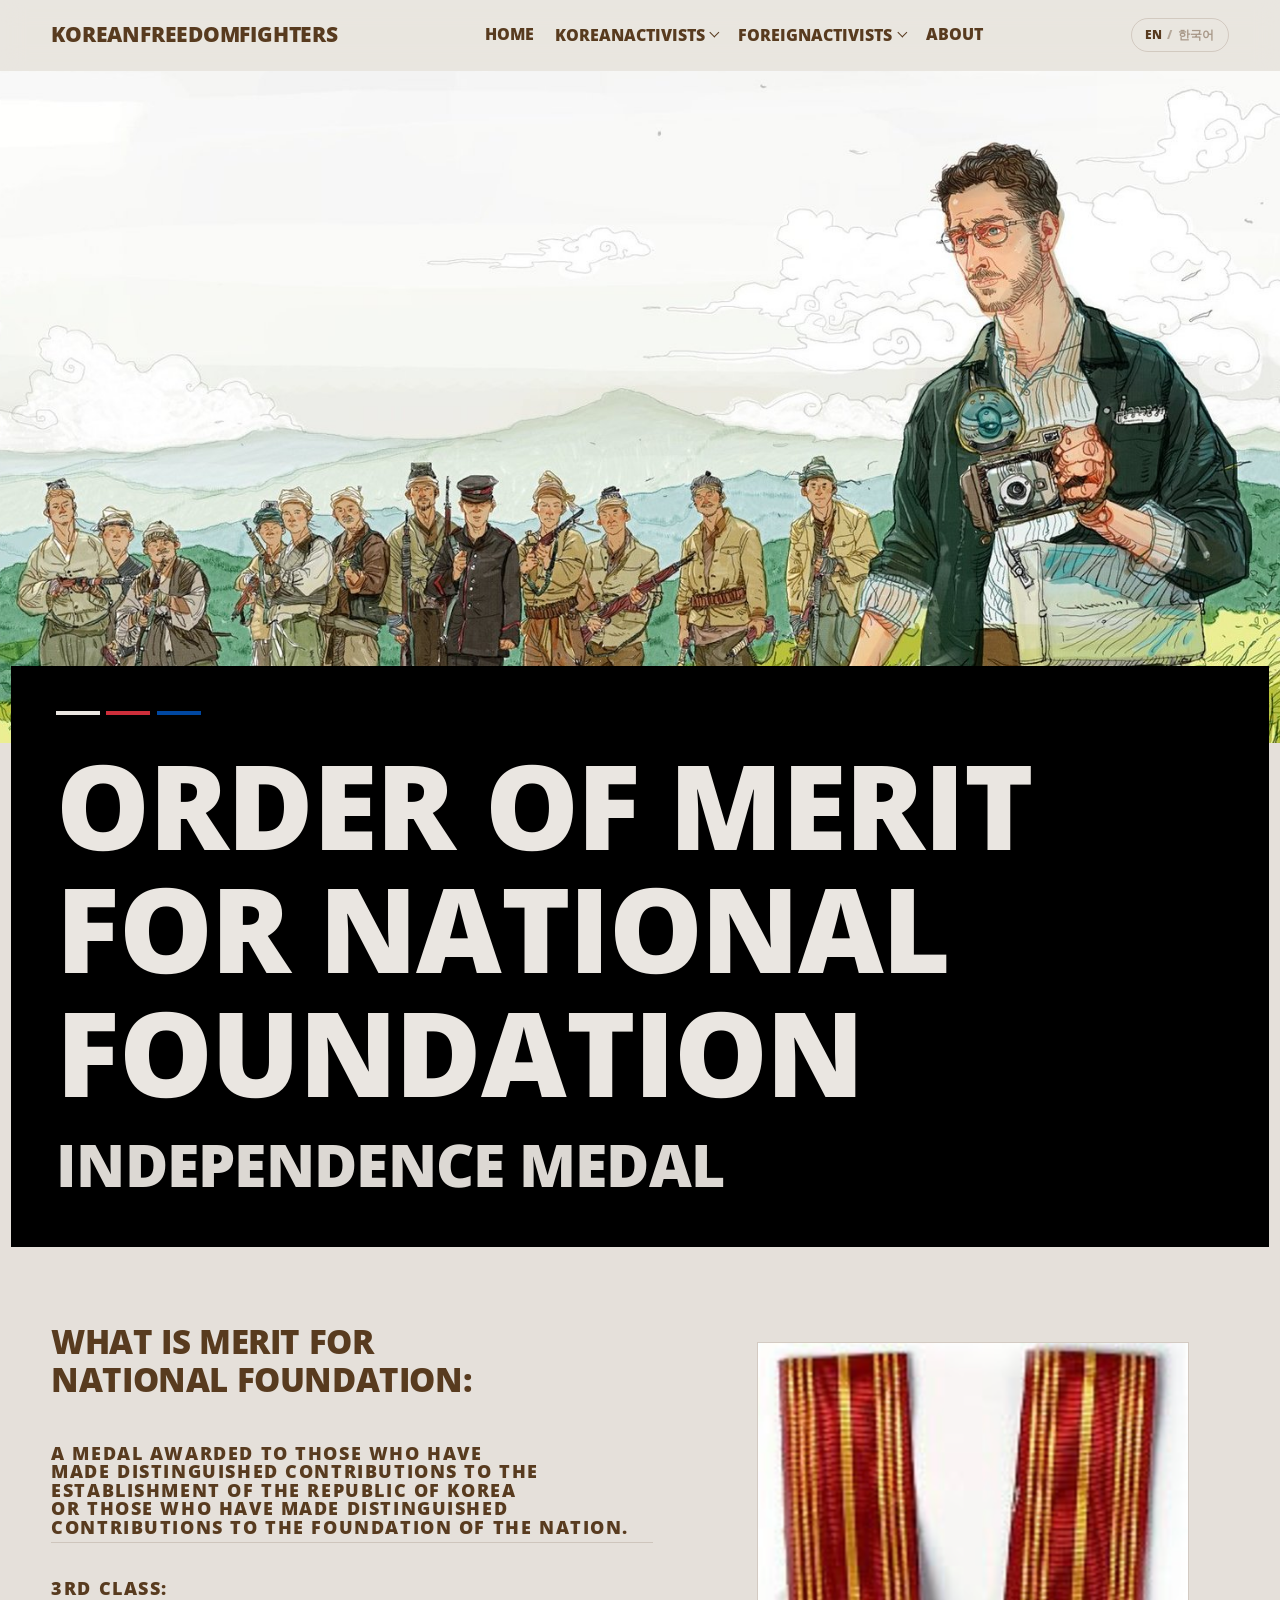
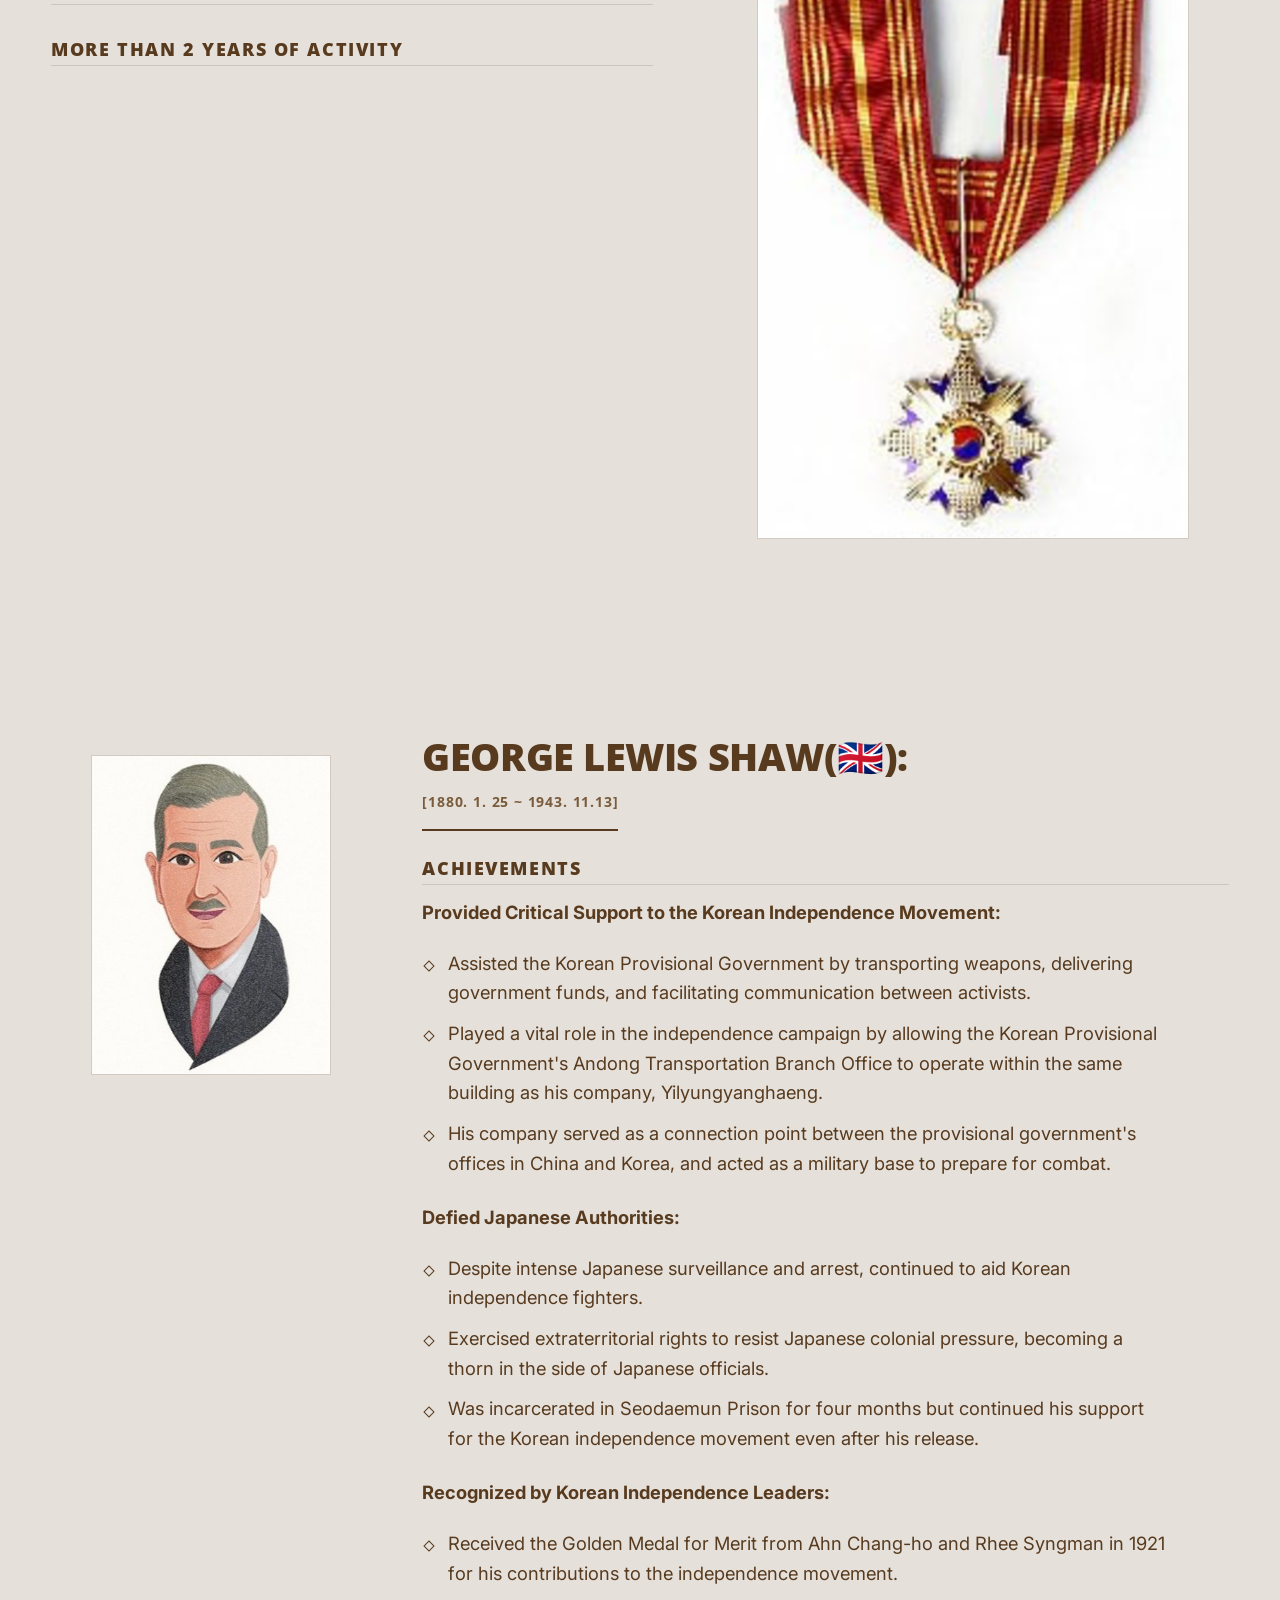
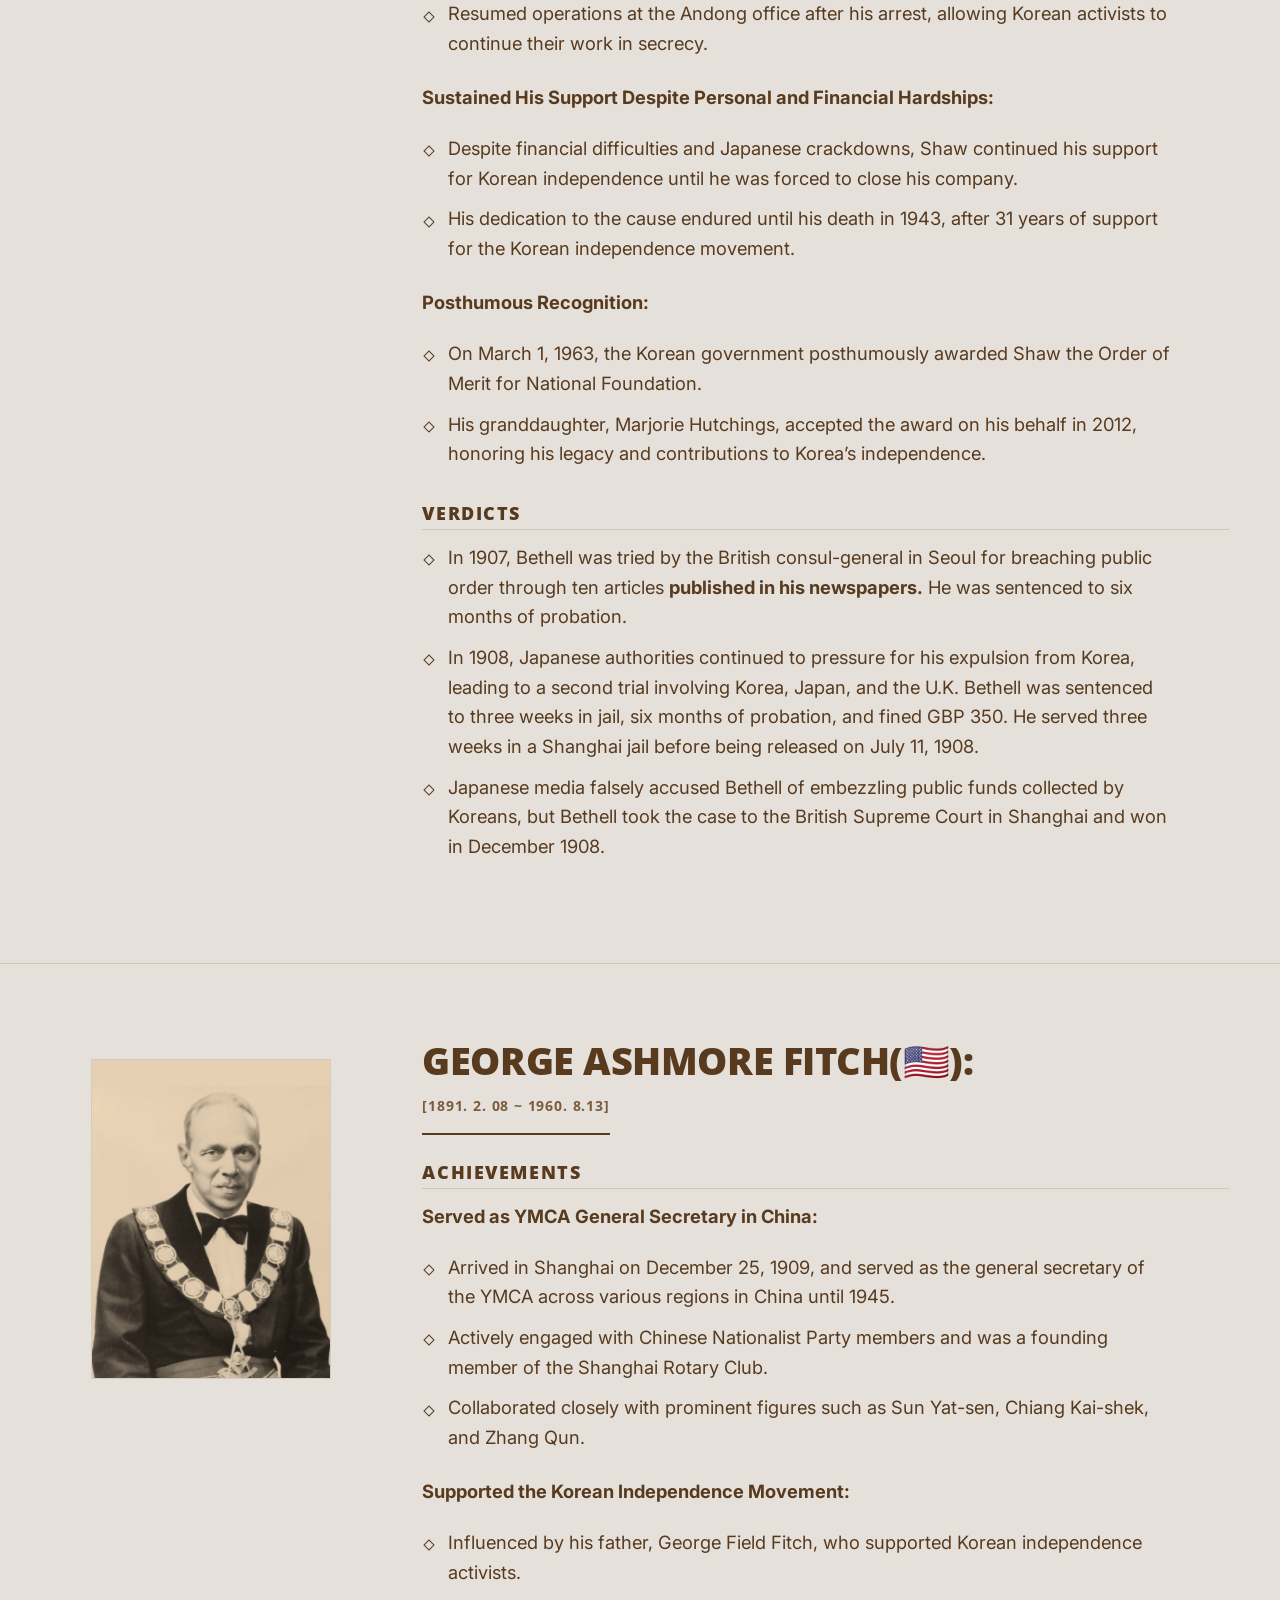
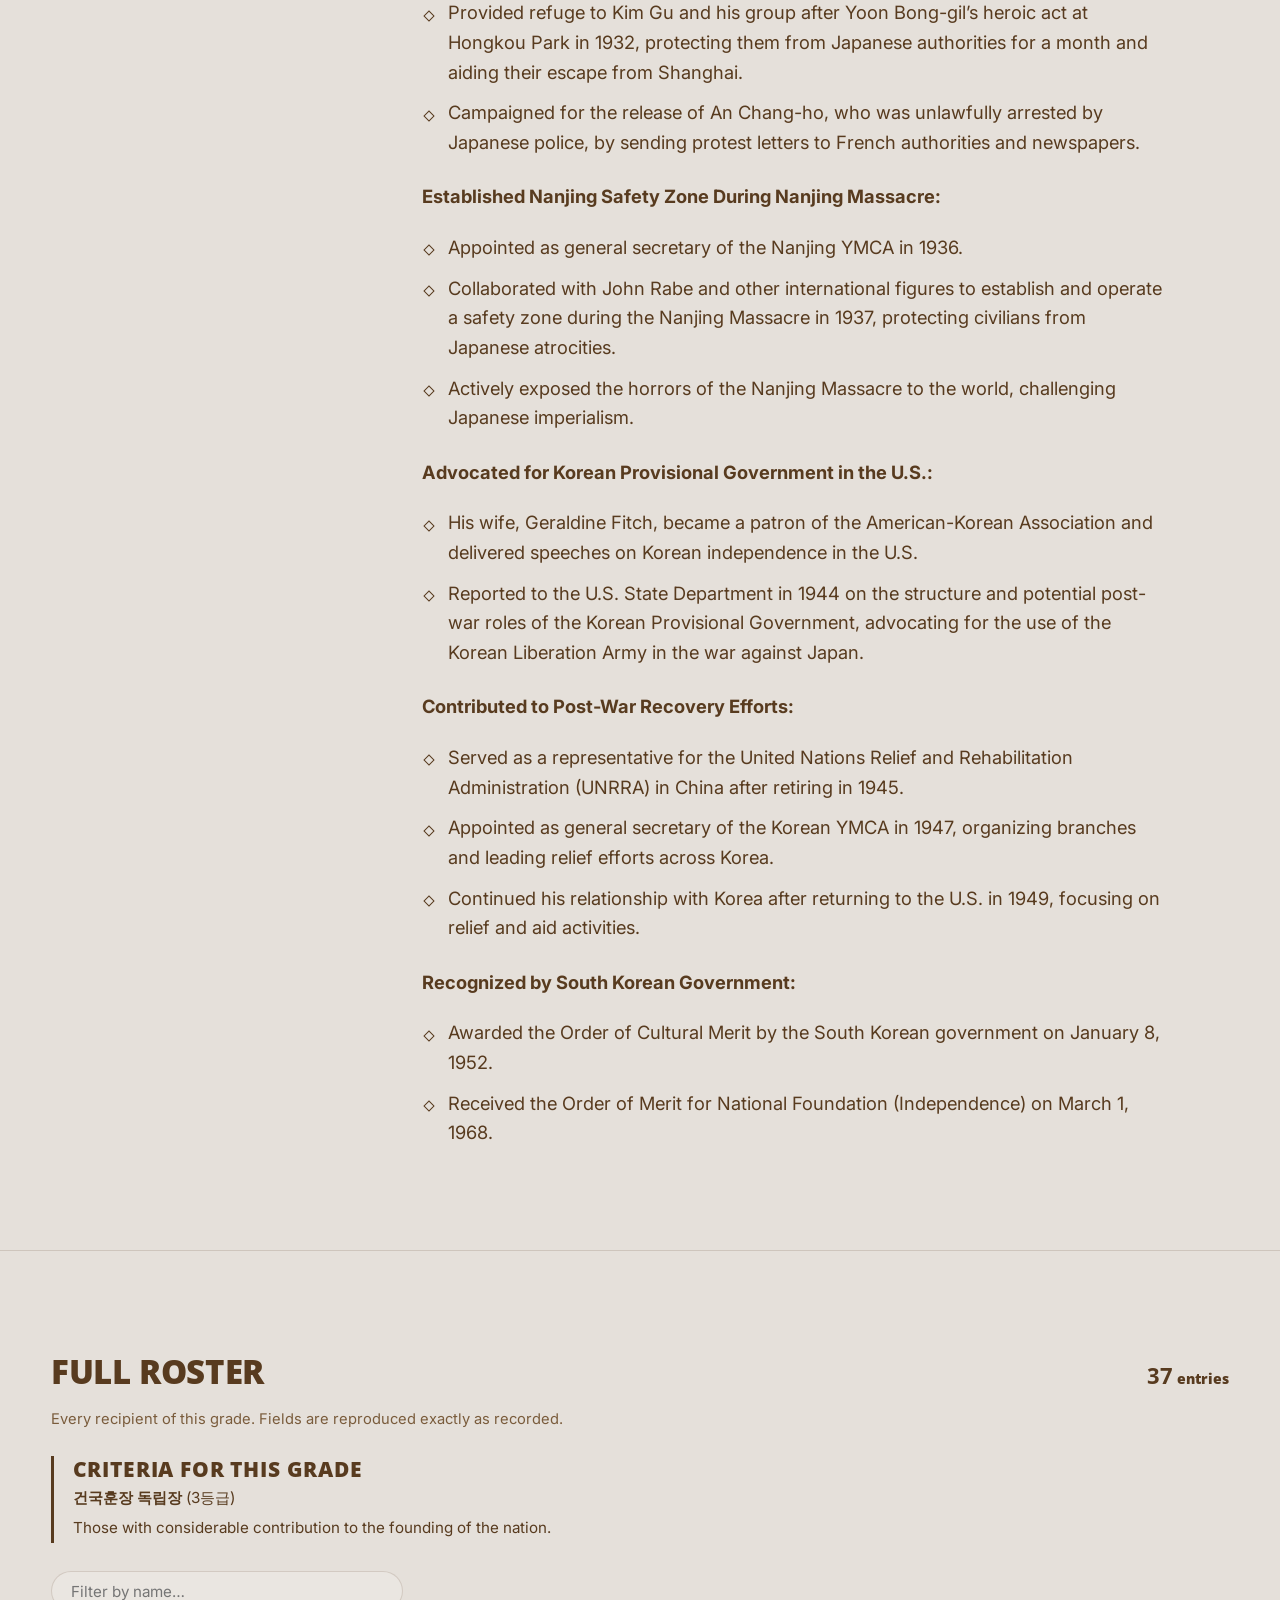
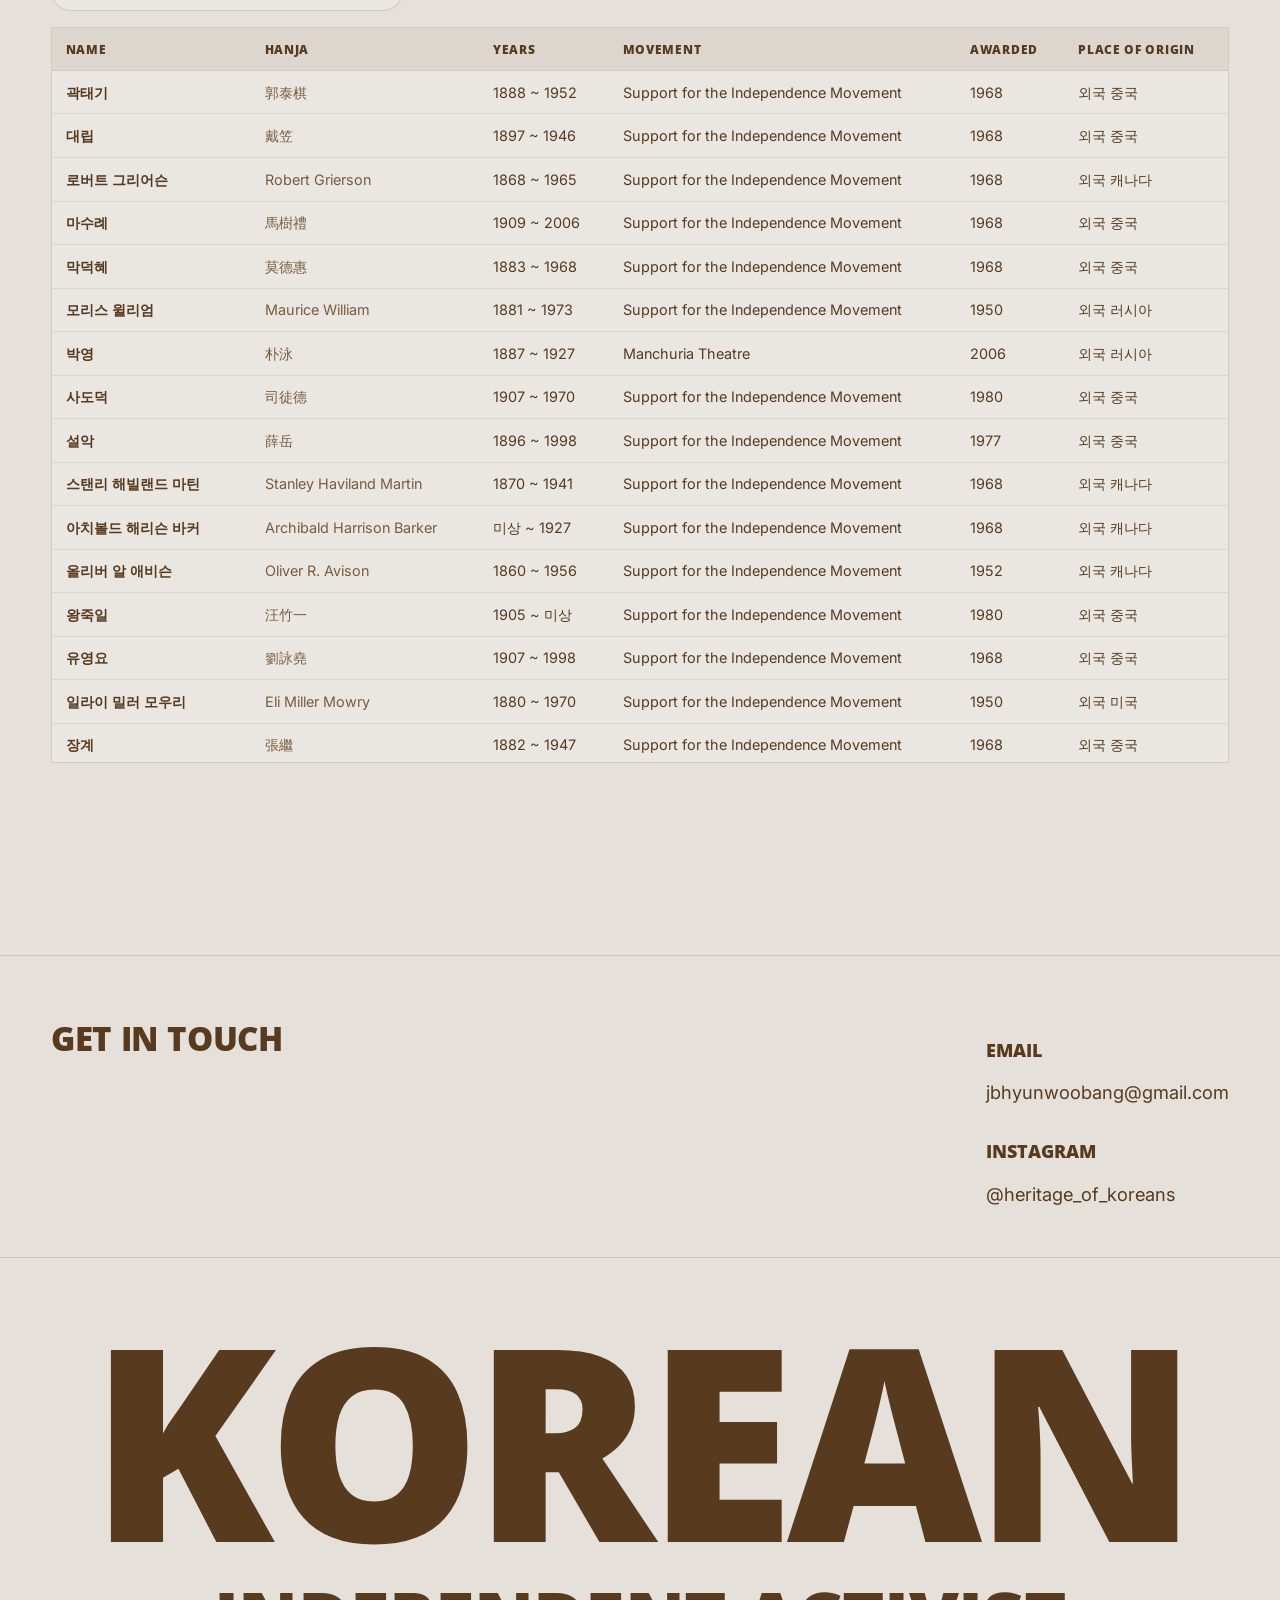
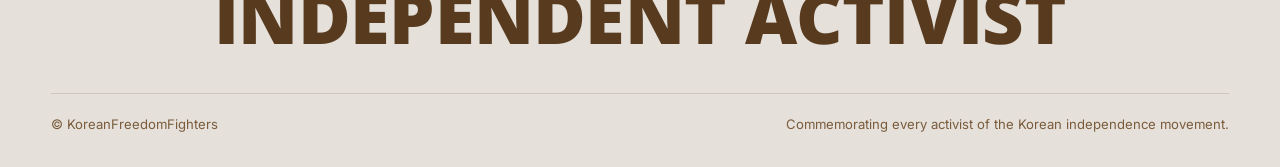
<file: foreign-3rd-class.html>
<!DOCTYPE html>
<html lang="en" data-lang="en">
<head>
<meta charset="utf-8">
<meta name="viewport" content="width=device-width, initial-scale=1">
<title>3rd Class — KoreanFreedomFighters</title>
<meta name="description" content="Provided Critical Support to the Korean Independence Movement:">
<meta property="og:title" content="3rd Class — KoreanFreedomFighters">
<meta property="og:description" content="Provided Critical Support to the Korean Independence Movement:">
<meta property="og:type" content="website">
<meta property="og:image" content="assets/sub05_01-3-.jpg">
<link rel="preconnect" href="https://fonts.googleapis.com">
<link rel="preconnect" href="https://fonts.gstatic.com" crossorigin>
<link href="https://fonts.googleapis.com/css2?family=Open+Sans:wght@400;600;800&family=Inter:wght@400;500;600&display=swap" rel="stylesheet">
<link rel="stylesheet" href="styles.css">
</head>
<body data-menu="closed">
<a class="skip" href="#main"><span class="i18n" lang="en" data-en>Skip to content</span><span class="i18n" lang="ko" data-ko>본문으로 건너뛰기</span></a>

<header class="masthead">
  <div class="shell masthead__inner">
    <a class="wordmark" href="index.html">KoreanFreedomFighters</a>
    <nav class="nav" id="sitenav" aria-label="Main">
      <ul class="nav__list">
        <li><a class="nav__link" href="index.html"><span class="i18n" lang="en" data-en>Home</span><span class="i18n" lang="ko" data-ko>홈</span></a></li>
        <li class="nav__item" data-open="false">
        <button class="nav__toggle" type="button" aria-expanded="false" aria-controls="menu-korean"><span class="i18n" lang="en" data-en>KoreanActivists</span><span class="i18n" lang="ko" data-ko>한국인 독립운동가</span><span class="nav__caret" aria-hidden="true"></span></button>
        <ul class="nav__menu" id="menu-korean">
          <li><a href="korean-1st-class.html"><span class="i18n" lang="en" data-en>1st Class</span><span class="i18n" lang="ko" data-ko>대한민국장 (1등급)</span></a></li>
          <li><a href="korean-2nd-class.html"><span class="i18n" lang="en" data-en>2nd Class</span><span class="i18n" lang="ko" data-ko>대통령장 (2등급)</span></a></li>
          <li><a href="korean-3rd-class.html"><span class="i18n" lang="en" data-en>3rd Class</span><span class="i18n" lang="ko" data-ko>독립장 (3등급)</span></a></li>
          <li><a href="korean-4th-class.html"><span class="i18n" lang="en" data-en>4th Class</span><span class="i18n" lang="ko" data-ko>애국장 (4등급)</span></a></li>
          <li><a href="korean-5th-class.html"><span class="i18n" lang="en" data-en>5th Class</span><span class="i18n" lang="ko" data-ko>애족장 (5등급)</span></a></li>
          <li><a href="korean-national-award.html"><span class="i18n" lang="en" data-en>National Award</span><span class="i18n" lang="ko" data-ko>National Award</span></a></li>
        </ul>
      </li>
        <li class="nav__item" data-open="false">
        <button class="nav__toggle" type="button" aria-expanded="false" aria-controls="menu-foreign"><span class="i18n" lang="en" data-en>ForeignActivists</span><span class="i18n" lang="ko" data-ko>외국인 독립운동가</span><span class="nav__caret" aria-hidden="true"></span></button>
        <ul class="nav__menu" id="menu-foreign">
          <li><a href="foreign-1st-class.html"><span class="i18n" lang="en" data-en>1st Class</span><span class="i18n" lang="ko" data-ko>대한민국장 (1등급)</span></a></li>
          <li><a href="foreign-2nd-class.html"><span class="i18n" lang="en" data-en>2nd Class</span><span class="i18n" lang="ko" data-ko>대통령장 (2등급)</span></a></li>
          <li><a href="foreign-3rd-class.html" aria-current="page"><span class="i18n" lang="en" data-en>3rd Class</span><span class="i18n" lang="ko" data-ko>독립장 (3등급)</span></a></li>
          <li><a href="foreign-4th-class.html"><span class="i18n" lang="en" data-en>4th Class</span><span class="i18n" lang="ko" data-ko>애국장 (4등급)</span></a></li>
          <li><a href="foreign-5th-class.html"><span class="i18n" lang="en" data-en>5th Class</span><span class="i18n" lang="ko" data-ko>애족장 (5등급)</span></a></li>
          <li><a href="foreign-national-award.html"><span class="i18n" lang="en" data-en>National Award</span><span class="i18n" lang="ko" data-ko>National Award</span></a></li>
        </ul>
      </li>
        <li><a class="nav__link" href="about.html"><span class="i18n" lang="en" data-en>About</span><span class="i18n" lang="ko" data-ko>소개</span></a></li>
      </ul>
    </nav>
    <div class="masthead__actions">
      <button class="langtoggle" type="button" data-lang-toggle
              aria-label="Switch to Korean" title="Switch to Korean">
        <span class="langtoggle__on">EN</span><span class="langtoggle__sep">/</span><span class="langtoggle__off" lang="ko">한국어</span>
      </button>
      <button class="burger" type="button" aria-label="Menu" aria-expanded="false" aria-controls="sitenav">
        <span></span><span></span><span></span>
      </button>
    </div>
  </div>
</header>

<main id="main">
<section class="section hero">
  <div class="hero__media">
    <img src="assets/sub05_01-3-.jpg" alt="" fetchpriority="high" decoding="async">
  </div>
  <div class="hero__slab reveal">
    <div class="hero__rule" aria-hidden="true"><i></i><i></i><i></i></div>
    <h1 class="h-hero"><span class="i18n" lang="en" data-en>Order of Merit for National Foundation</span><span class="i18n" lang="ko" data-ko>건국훈장</span></h1>
    <p class="h-hero-sub" role="doc-subtitle"><span class="i18n" lang="en" data-en>Independence Medal</span><span class="i18n" lang="ko" data-ko>독립장</span></p>
  </div>
</section>

<section class="section reveal">
  <div class="shell split">
    <div class="split__body">
      <h2 class="h-section"><span class="i18n" lang="en" data-en>What is Merit for National Foundation:</span><span class="i18n" lang="ko" data-ko>건국훈장이란?</span></h2>
      <div class="prose"><h4 class="h-label"><span class="i18n" lang="en" data-en><strong>A medal awarded to those who have made distinguished contributions to the establishment of the Republic of Korea or those who have made distinguished contributions to the foundation of the nation.</strong></span><span class="i18n" lang="ko" data-ko>대한민국의 수립에 뚜렷한 공로가 있는 사람, 또는 국가의 기초를 세우는 데 뚜렷한 공로가 있는 사람에게 수여하는 훈장입니다.</span></h4>
        <h3 class="h-label"><span class="i18n" lang="en" data-en>3rd class:</span><span class="i18n" lang="ko" data-ko>3등급</span></h3>
        <h4 class="h-label"><span class="i18n" lang="en" data-en>More than 2 years of activity</span><span class="i18n" lang="ko" data-ko>2년 이상 활동</span></h4></div>
    </div>
    <figure class="split__media">
      <img src="assets/2024-12-04-12.55.07-2.png" alt="" loading="lazy" decoding="async">
    </figure>
  </div>
</section>

<article class="profile reveal" id="george-lewis-shaw">
  <div class="shell profile__grid">
    <figure class="profile__aside">
      <img class="profile__portrait" src="assets/9-.jpg" alt="Portrait of George Lewis Shaw(🇬🇧)" loading="lazy" decoding="async">
    </figure>
    <div class="profile__body">
      <h2 class="h-name profile__name">George Lewis Shaw(🇬🇧):</h2>
      <p class="profile__dates"><strong>[1880. 1. 25 ~ 1943. 11.13]</strong></p>
      <div class="prose"><h3 class="h-label"><span class="i18n" lang="en" data-en>Achievements</span><span class="i18n" lang="ko" data-ko>공적</span></h3>
        <p><span class="i18n" lang="en" data-en><strong>Provided Critical Support to the Korean Independence Movement:</strong></span><span class="i18n" lang="ko" data-ko>한국 독립운동에 대한 결정적 지원:</span></p>
        <ul>
        <li><span class="i18n" lang="en" data-en>Assisted the Korean Provisional Government by transporting weapons, delivering government funds, and facilitating communication between activists.</span><span class="i18n" lang="ko" data-ko>무기 운반과 정부 자금 전달, 운동가들 사이의 연락을 도우며 대한민국 임시정부를 지원하였습니다.</span></li>
        <li><span class="i18n" lang="en" data-en>Played a vital role in the independence campaign by allowing the Korean Provisional Government's Andong Transportation Branch Office to operate within the same building as his company, Yilyungyanghaeng.</span><span class="i18n" lang="ko" data-ko>자신의 회사 이륭양행과 같은 건물에서 대한민국 임시정부 교통국 안동지부 사무소가 운영될 수 있도록 하여 독립운동에 중요한 역할을 하였습니다.</span></li>
        <li><span class="i18n" lang="en" data-en>His company served as a connection point between the provisional government's offices in China and Korea, and acted as a military base to prepare for combat.</span><span class="i18n" lang="ko" data-ko>그의 회사는 중국과 국내에 있던 임시정부 기관을 잇는 연락 거점이었으며, 전투를 준비하는 군사 기지 역할도 하였습니다.</span></li>
        </ul>
        <p><span class="i18n" lang="en" data-en><strong>Defied Japanese Authorities:</strong></span><span class="i18n" lang="ko" data-ko>일제에 대한 항거:</span></p>
        <ul>
        <li><span class="i18n" lang="en" data-en>Despite intense Japanese surveillance and arrest, continued to aid Korean independence fighters.</span><span class="i18n" lang="ko" data-ko>일제의 극심한 감시와 체포에도 한국 독립운동가들에 대한 지원을 계속하였습니다.</span></li>
        <li><span class="i18n" lang="en" data-en>Exercised extraterritorial rights to resist Japanese colonial pressure, becoming a thorn in the side of Japanese officials.</span><span class="i18n" lang="ko" data-ko>치외법권을 행사하여 일제의 식민 통치 압력에 맞섰으며, 일본 관헌에게 눈엣가시 같은 존재가 되었습니다.</span></li>
        <li><span class="i18n" lang="en" data-en>Was incarcerated in Seodaemun Prison for four months but continued his support for the Korean independence movement even after his release.</span><span class="i18n" lang="ko" data-ko>서대문형무소에 4개월간 수감되었으나, 출감한 뒤에도 한국 독립운동에 대한 지원을 이어갔습니다.</span></li>
        </ul>
        <p><span class="i18n" lang="en" data-en><strong>Recognized by Korean Independence Leaders:</strong></span><span class="i18n" lang="ko" data-ko>한국 독립운동 지도자들의 인정:</span></p>
        <ul>
        <li><span class="i18n" lang="en" data-en>Received the Golden Medal for Merit from Ahn Chang-ho and Rhee Syngman in 1921 for his contributions to the independence movement.</span><span class="i18n" lang="ko" data-ko>1921년 독립운동에 기여한 공로로 안창호와 이승만으로부터 공로 금메달을 받았습니다.</span></li>
        <li><span class="i18n" lang="en" data-en>Resumed operations at the Andong office after his arrest, allowing Korean activists to continue their work in secrecy.</span><span class="i18n" lang="ko" data-ko>체포된 뒤에도 안동 사무소의 운영을 재개하여 한국 독립운동가들이 비밀리에 활동을 계속할 수 있도록 하였습니다.</span></li>
        </ul>
        <p><span class="i18n" lang="en" data-en><strong>Sustained His Support Despite Personal and Financial Hardships:</strong></span><span class="i18n" lang="ko" data-ko>개인적·재정적 곤경에도 지속된 지원:</span></p>
        <ul>
        <li><span class="i18n" lang="en" data-en>Despite financial difficulties and Japanese crackdowns, Shaw continued his support for Korean independence until he was forced to close his company.</span><span class="i18n" lang="ko" data-ko>재정난과 일제의 탄압에도 쇼는 회사를 문 닫아야 할 때까지 한국 독립운동에 대한 지원을 계속하였습니다.</span></li>
        <li><span class="i18n" lang="en" data-en>His dedication to the cause endured until his death in 1943, after 31 years of support for the Korean independence movement.</span><span class="i18n" lang="ko" data-ko>한국 독립운동을 31년간 지원한 끝에 1943년 세상을 떠날 때까지 그 헌신을 이어갔습니다.</span></li>
        </ul>
        <p><span class="i18n" lang="en" data-en><strong>Posthumous Recognition:</strong></span><span class="i18n" lang="ko" data-ko>추서:</span></p>
        <ul>
        <li><span class="i18n" lang="en" data-en>On March 1, 1963, the Korean government posthumously awarded Shaw the Order of Merit for National Foundation.</span><span class="i18n" lang="ko" data-ko>1963년 3월 1일 대한민국 정부는 쇼에게 건국훈장을 추서하였습니다.</span></li>
        <li><span class="i18n" lang="en" data-en>His granddaughter, Marjorie Hutchings, accepted the award on his behalf in 2012, honoring his legacy and contributions to Korea’s independence.</span><span class="i18n" lang="ko" data-ko>2012년 손녀 마조리 허칭스가 그를 대신하여 훈장을 받으며, 한국 독립에 남긴 그의 공적과 유산을 기렸습니다.</span></li>
        </ul>
        <h3 class="h-label"><span class="i18n" lang="en" data-en>Verdicts</span><span class="i18n" lang="ko" data-ko>판결</span></h3>
        <ul>
        <li><span class="i18n" lang="en" data-en>In 1907, Bethell was tried by the British consul-general in Seoul for breaching public order through ten articles <strong>published in his newspapers.</strong> He was sentenced to six months of probation.</span><span class="i18n" lang="ko" data-ko>1907년 베델은 자신의 신문에 실린 10편의 기사가 공안을 해쳤다는 이유로 서울 주재 영국 총영사에게 재판을 받아 6개월의 근신형을 선고받았습니다.</span></li>
        <li><span class="i18n" lang="en" data-en>In 1908, Japanese authorities continued to pressure for his expulsion from Korea, leading to a second trial involving Korea, Japan, and the U.K. Bethell was sentenced to three weeks in jail, six months of probation, and fined GBP 350. He served three weeks in a Shanghai jail before being released on July 11, 1908.</span><span class="i18n" lang="ko" data-ko>1908년 일제가 그의 한국 추방을 계속 압박하면서 한국·일본·영국이 관여한 두 번째 재판이 열렸습니다. 베델은 금고 3주와 근신 6개월, 벌금 350파운드를 선고받았으며, 상하이 감옥에서 3주를 복역한 뒤 1908년 7월 11일 석방되었습니다.</span></li>
        <li><span class="i18n" lang="en" data-en>Japanese media falsely accused Bethell of embezzling public funds collected by Koreans, but Bethell took the case to the British Supreme Court in Shanghai and won in December 1908.</span><span class="i18n" lang="ko" data-ko>일본 언론이 베델을 한국인들이 모은 공금을 횡령하였다고 허위로 비난하였으나, 베델은 이 사건을 상하이 주재 영국 고등법원에 제기하여 1908년 12월 승소하였습니다.</span></li>
        </ul></div>
    </div>
  </div>
</article>

<article class="profile reveal" id="george-ashmore-fitch">
  <div class="shell profile__grid">
    <figure class="profile__aside">
      <img class="profile__portrait" src="assets/1958---George-A.-Fitch-.jpg" alt="Portrait of George Ashmore Fitch(🇺🇸)" loading="lazy" decoding="async">
    </figure>
    <div class="profile__body">
      <h2 class="h-name profile__name">George Ashmore Fitch(🇺🇸):</h2>
      <p class="profile__dates"><strong>[1891. 2. 08 ~ 1960. 8.13]</strong></p>
      <div class="prose"><h3 class="h-label"><span class="i18n" lang="en" data-en>Achievements</span><span class="i18n" lang="ko" data-ko>공적</span></h3>
        <p><span class="i18n" lang="en" data-en><strong>Served as YMCA General Secretary in China:</strong></span><span class="i18n" lang="ko" data-ko>중국에서 YMCA 총무로 활동:</span></p>
        <ul>
        <li><span class="i18n" lang="en" data-en>Arrived in Shanghai on December 25, 1909, and served as the general secretary of the YMCA across various regions in China until 1945.</span><span class="i18n" lang="ko" data-ko>1909년 12월 25일 상하이에 도착하여 1945년까지 중국 각지에서 YMCA 총무로 봉직하였습니다.</span></li>
        <li><span class="i18n" lang="en" data-en>Actively engaged with Chinese Nationalist Party members and was a founding member of the Shanghai Rotary Club.</span><span class="i18n" lang="ko" data-ko>중국 국민당 인사들과 적극적으로 교류하였으며, 상하이 로타리클럽의 창립 회원이었습니다.</span></li>
        <li><span class="i18n" lang="en" data-en>Collaborated closely with prominent figures such as Sun Yat-sen, Chiang Kai-shek, and Zhang Qun.</span><span class="i18n" lang="ko" data-ko>쑨원, 장제스, 장췬 등 주요 인물들과 긴밀히 협력하였습니다.</span></li>
        </ul>
        <p><span class="i18n" lang="en" data-en><strong>Supported the Korean Independence Movement:</strong></span><span class="i18n" lang="ko" data-ko>한국 독립운동 지원:</span></p>
        <ul>
        <li><span class="i18n" lang="en" data-en>Influenced by his father, George Field Fitch, who supported Korean independence activists.</span><span class="i18n" lang="ko" data-ko>한국 독립운동가들을 지원한 아버지 조지 필드 피치의 영향을 받았습니다.</span></li>
        <li><span class="i18n" lang="en" data-en>Provided refuge to Kim Gu and his group after Yoon Bong-gil’s heroic act at Hongkou Park in 1932, protecting them from Japanese authorities for a month and aiding their escape from Shanghai.</span><span class="i18n" lang="ko" data-ko>1932년 훙커우 공원에서 윤봉길의 의거가 있은 뒤 김구와 그 일행을 숨겨 주어 한 달간 일본 경찰로부터 보호하고 상하이 탈출을 도왔습니다.</span></li>
        <li><span class="i18n" lang="en" data-en>Campaigned for the release of An Chang-ho, who was unlawfully arrested by Japanese police, by sending protest letters to French authorities and newspapers.</span><span class="i18n" lang="ko" data-ko>일본 경찰에게 불법으로 체포된 안창호의 석방을 위하여 프랑스 당국과 신문사에 항의 서신을 보내며 활동하였습니다.</span></li>
        </ul>
        <p><span class="i18n" lang="en" data-en><strong>Established Nanjing Safety Zone During Nanjing Massacre:</strong></span><span class="i18n" lang="ko" data-ko>난징 대학살 당시 난징 안전지대 설치:</span></p>
        <ul>
        <li><span class="i18n" lang="en" data-en>Appointed as general secretary of the Nanjing YMCA in 1936.</span><span class="i18n" lang="ko" data-ko>1936년 난징 YMCA 총무로 임명되었습니다.</span></li>
        <li><span class="i18n" lang="en" data-en>Collaborated with John Rabe and other international figures to establish and operate a safety zone during the Nanjing Massacre in 1937, protecting civilians from Japanese atrocities.</span><span class="i18n" lang="ko" data-ko>1937년 난징 대학살 당시 존 라베 등 여러 외국인들과 협력하여 안전지대를 설치하고 운영하며 일본군의 잔학 행위로부터 민간인을 보호하였습니다.</span></li>
        <li><span class="i18n" lang="en" data-en>Actively exposed the horrors of the Nanjing Massacre to the world, challenging Japanese imperialism.</span><span class="i18n" lang="ko" data-ko>난징 대학살의 참상을 세계에 적극적으로 알리며 일본 제국주의에 맞섰습니다.</span></li>
        </ul>
        <p><span class="i18n" lang="en" data-en><strong>Advocated for Korean Provisional Government in the U.S.:</strong></span><span class="i18n" lang="ko" data-ko>미국에서 대한민국 임시정부를 위한 활동:</span></p>
        <ul>
        <li><span class="i18n" lang="en" data-en>His wife, Geraldine Fitch, became a patron of the American-Korean Association and delivered speeches on Korean independence in the U.S.</span><span class="i18n" lang="ko" data-ko>부인 제럴딘 피치는 한미협회의 후원자가 되어 미국에서 한국의 독립을 주제로 연설하였습니다.</span></li>
        <li><span class="i18n" lang="en" data-en>Reported to the U.S. State Department in 1944 on the structure and potential post-war roles of the Korean Provisional Government, advocating for the use of the Korean Liberation Army in the war against Japan.</span><span class="i18n" lang="ko" data-ko>1944년 미국 국무부에 대한민국 임시정부의 조직과 전후에 맡을 수 있는 역할을 보고하고, 대일 전쟁에 한국광복군을 활용할 것을 주장하였습니다.</span></li>
        </ul>
        <p><span class="i18n" lang="en" data-en><strong>Contributed to Post-War Recovery Efforts:</strong></span><span class="i18n" lang="ko" data-ko>전후 재건 사업에 기여:</span></p>
        <ul>
        <li><span class="i18n" lang="en" data-en>Served as a representative for the United Nations Relief and Rehabilitation Administration (UNRRA) in China after retiring in 1945.</span><span class="i18n" lang="ko" data-ko>1945년 은퇴한 뒤 중국에서 유엔구제부흥사업국(UNRRA) 대표로 활동하였습니다.</span></li>
        <li><span class="i18n" lang="en" data-en>Appointed as general secretary of the Korean YMCA in 1947, organizing branches and leading relief efforts across Korea.</span><span class="i18n" lang="ko" data-ko>1947년 한국 YMCA 총무로 임명되어 각지에 지부를 조직하고 구호 활동을 이끌었습니다.</span></li>
        <li><span class="i18n" lang="en" data-en>Continued his relationship with Korea after returning to the U.S. in 1949, focusing on relief and aid activities.</span><span class="i18n" lang="ko" data-ko>1949년 미국으로 돌아간 뒤에도 구호와 원조 활동을 중심으로 한국과의 인연을 이어갔습니다.</span></li>
        </ul>
        <p><span class="i18n" lang="en" data-en><strong>Recognized by South Korean Government:</strong></span><span class="i18n" lang="ko" data-ko>대한민국 정부의 서훈:</span></p>
        <ul>
        <li><span class="i18n" lang="en" data-en>Awarded the Order of Cultural Merit by the South Korean government on January 8, 1952.</span><span class="i18n" lang="ko" data-ko>1952년 1월 8일 대한민국 정부로부터 문화훈장을 받았습니다.</span></li>
        <li><span class="i18n" lang="en" data-en>Received the Order of Merit for National Foundation (Independence) on March 1, 1968.</span><span class="i18n" lang="ko" data-ko>1968년 3월 1일 건국훈장 독립장을 받았습니다.</span></li>
        </ul></div>
    </div>
  </div>
</article>

<section class="section roster" id="roster" aria-labelledby="roster-h">
  <div class="shell">
    <div class="roster__head">
      <h2 class="h-section" id="roster-h"><span class="i18n" lang="en" data-en>Full roster</span><span class="i18n" lang="ko" data-ko>전체 명단</span></h2>
      <p class="roster__count"><strong>37</strong> <span class="i18n" lang="en" data-en>entries</span><span class="i18n" lang="ko" data-ko>명</span></p>
    </div>
    <p class="roster__note"><span class="i18n" lang="en" data-en>Every recipient of this grade. Fields are reproduced exactly as recorded.</span><span class="i18n" lang="ko" data-ko>이 훈격의 전체 포상자입니다. 각 항목은 기록된 내용을 그대로 옮겼습니다.</span></p>
  <div class="roster__criteria">
    <h3 class="h-label"><span class="i18n" lang="en" data-en>Criteria for this grade</span><span class="i18n" lang="ko" data-ko>이 훈격의 서훈 기준</span></h3>
    <p><strong lang="ko">건국훈장 독립장</strong> <span lang="ko">(3등급)</span></p>
    <p><span class="i18n" lang="en" data-en>Those with considerable contribution to the founding of the nation.</span><span class="i18n" lang="ko" data-ko>건국에 상당한 공로가 있는 자</span></p>
  </div>
    <div class="roster__tools">
      <input class="roster__search" type="search" placeholder="Filter by name…" aria-label="Filter names on this page" data-ph-en="Filter by name…" data-ph-ko="이름으로 찾기…">
      <p class="roster__shown" aria-live="polite"></p>
    </div>
    <div class="roster__scroll">
      <table class="roster__table">
        <thead><tr><th><span class="i18n" lang="en" data-en>Name</span><span class="i18n" lang="ko" data-ko>성명</span></th><th><span class="i18n" lang="en" data-en>Hanja</span><span class="i18n" lang="ko" data-ko>한자명</span></th><th><span class="i18n" lang="en" data-en>Years</span><span class="i18n" lang="ko" data-ko>생몰년</span></th><th><span class="i18n" lang="en" data-en>Movement</span><span class="i18n" lang="ko" data-ko>운동계열</span></th><th><span class="i18n" lang="en" data-en>Awarded</span><span class="i18n" lang="ko" data-ko>포상년도</span></th><th><span class="i18n" lang="en" data-en>Place of origin</span><span class="i18n" lang="ko" data-ko>본적</span></th></tr></thead>
        <tbody>
          <tr><th scope="row" lang="ko">곽태기</th><td lang="ko" class="roster__hanja">郭泰棋</td><td>1888 ~ 1952</td><td class="roster__move"><span class="i18n" lang="en" data-en>Support for the Independence Movement</span><span class="i18n" lang="ko" data-ko>독립운동지원</span></td><td>1968</td><td lang="ko" class="roster__origin">외국 중국</td></tr>
          <tr><th scope="row" lang="ko">대립</th><td lang="ko" class="roster__hanja">戴笠</td><td>1897 ~ 1946</td><td class="roster__move"><span class="i18n" lang="en" data-en>Support for the Independence Movement</span><span class="i18n" lang="ko" data-ko>독립운동지원</span></td><td>1968</td><td lang="ko" class="roster__origin">외국 중국</td></tr>
          <tr><th scope="row" lang="ko">로버트 그리어슨</th><td lang="ko" class="roster__hanja">Robert Grierson</td><td>1868 ~ 1965</td><td class="roster__move"><span class="i18n" lang="en" data-en>Support for the Independence Movement</span><span class="i18n" lang="ko" data-ko>독립운동지원</span></td><td>1968</td><td lang="ko" class="roster__origin">외국 캐나다</td></tr>
          <tr><th scope="row" lang="ko">마수례</th><td lang="ko" class="roster__hanja">馬樹禮</td><td>1909 ~ 2006</td><td class="roster__move"><span class="i18n" lang="en" data-en>Support for the Independence Movement</span><span class="i18n" lang="ko" data-ko>독립운동지원</span></td><td>1968</td><td lang="ko" class="roster__origin">외국 중국</td></tr>
          <tr><th scope="row" lang="ko">막덕혜</th><td lang="ko" class="roster__hanja">莫德惠</td><td>1883 ~ 1968</td><td class="roster__move"><span class="i18n" lang="en" data-en>Support for the Independence Movement</span><span class="i18n" lang="ko" data-ko>독립운동지원</span></td><td>1968</td><td lang="ko" class="roster__origin">외국 중국</td></tr>
          <tr><th scope="row" lang="ko">모리스 윌리엄</th><td lang="ko" class="roster__hanja">Maurice William</td><td>1881 ~ 1973</td><td class="roster__move"><span class="i18n" lang="en" data-en>Support for the Independence Movement</span><span class="i18n" lang="ko" data-ko>독립운동지원</span></td><td>1950</td><td lang="ko" class="roster__origin">외국 러시아</td></tr>
          <tr><th scope="row" lang="ko">박영</th><td lang="ko" class="roster__hanja">朴泳</td><td>1887 ~ 1927</td><td class="roster__move"><span class="i18n" lang="en" data-en>Manchuria Theatre</span><span class="i18n" lang="ko" data-ko>만주방면</span></td><td>2006</td><td lang="ko" class="roster__origin">외국 러시아</td></tr>
          <tr><th scope="row" lang="ko">사도덕</th><td lang="ko" class="roster__hanja">司徒德</td><td>1907 ~ 1970</td><td class="roster__move"><span class="i18n" lang="en" data-en>Support for the Independence Movement</span><span class="i18n" lang="ko" data-ko>독립운동지원</span></td><td>1980</td><td lang="ko" class="roster__origin">외국 중국</td></tr>
          <tr><th scope="row" lang="ko">설악</th><td lang="ko" class="roster__hanja">薛岳</td><td>1896 ~ 1998</td><td class="roster__move"><span class="i18n" lang="en" data-en>Support for the Independence Movement</span><span class="i18n" lang="ko" data-ko>독립운동지원</span></td><td>1977</td><td lang="ko" class="roster__origin">외국 중국</td></tr>
          <tr><th scope="row" lang="ko">스탠리 해빌랜드 마틴</th><td lang="ko" class="roster__hanja">Stanley Haviland Martin</td><td>1870 ~ 1941</td><td class="roster__move"><span class="i18n" lang="en" data-en>Support for the Independence Movement</span><span class="i18n" lang="ko" data-ko>독립운동지원</span></td><td>1968</td><td lang="ko" class="roster__origin">외국 캐나다</td></tr>
          <tr><th scope="row" lang="ko">아치볼드 해리슨 바커</th><td lang="ko" class="roster__hanja">Archibald Harrison Barker</td><td>미상 ~ 1927</td><td class="roster__move"><span class="i18n" lang="en" data-en>Support for the Independence Movement</span><span class="i18n" lang="ko" data-ko>독립운동지원</span></td><td>1968</td><td lang="ko" class="roster__origin">외국 캐나다</td></tr>
          <tr><th scope="row" lang="ko">올리버 알 애비슨</th><td lang="ko" class="roster__hanja">Oliver R. Avison</td><td>1860 ~ 1956</td><td class="roster__move"><span class="i18n" lang="en" data-en>Support for the Independence Movement</span><span class="i18n" lang="ko" data-ko>독립운동지원</span></td><td>1952</td><td lang="ko" class="roster__origin">외국 캐나다</td></tr>
          <tr><th scope="row" lang="ko">왕죽일</th><td lang="ko" class="roster__hanja">汪竹一</td><td>1905 ~ 미상</td><td class="roster__move"><span class="i18n" lang="en" data-en>Support for the Independence Movement</span><span class="i18n" lang="ko" data-ko>독립운동지원</span></td><td>1980</td><td lang="ko" class="roster__origin">외국 중국</td></tr>
          <tr><th scope="row" lang="ko">유영요</th><td lang="ko" class="roster__hanja">劉詠堯</td><td>1907 ~ 1998</td><td class="roster__move"><span class="i18n" lang="en" data-en>Support for the Independence Movement</span><span class="i18n" lang="ko" data-ko>독립운동지원</span></td><td>1968</td><td lang="ko" class="roster__origin">외국 중국</td></tr>
          <tr><th scope="row" lang="ko">일라이 밀러 모우리</th><td lang="ko" class="roster__hanja">Eli Miller Mowry</td><td>1880 ~ 1970</td><td class="roster__move"><span class="i18n" lang="en" data-en>Support for the Independence Movement</span><span class="i18n" lang="ko" data-ko>독립운동지원</span></td><td>1950</td><td lang="ko" class="roster__origin">외국 미국</td></tr>
          <tr><th scope="row" lang="ko">장계</th><td lang="ko" class="roster__hanja">張繼</td><td>1882 ~ 1947</td><td class="roster__move"><span class="i18n" lang="en" data-en>Support for the Independence Movement</span><span class="i18n" lang="ko" data-ko>독립운동지원</span></td><td>1968</td><td lang="ko" class="roster__origin">외국 중국</td></tr>
          <tr><th scope="row" lang="ko">장군</th><td lang="ko" class="roster__hanja">張群</td><td>1889 ~ 1990</td><td class="roster__move"><span class="i18n" lang="en" data-en>Support for the Independence Movement</span><span class="i18n" lang="ko" data-ko>독립운동지원</span></td><td>1968</td><td lang="ko" class="roster__origin">외국 중국</td></tr>
          <tr><th scope="row" lang="ko">저보성</th><td lang="ko" class="roster__hanja">褚補成</td><td>1873 ~ 1948</td><td class="roster__move"><span class="i18n" lang="en" data-en>Support for the Independence Movement</span><span class="i18n" lang="ko" data-ko>독립운동지원</span></td><td>1996</td><td lang="ko" class="roster__origin">외국 중국</td></tr>
          <tr><th scope="row" lang="ko">제랄딘 피치</th><td lang="ko" class="roster__hanja">Geraldine T. Fitch</td><td>1892 ~ 1976</td><td class="roster__move"><span class="i18n" lang="en" data-en>Support for the Independence Movement</span><span class="i18n" lang="ko" data-ko>독립운동지원</span></td><td>2025</td><td lang="ko" class="roster__origin">외국 미국</td></tr>
          <tr><th scope="row" lang="ko">제이 제롬 윌리엄스</th><td lang="ko" class="roster__hanja">Jay Jerome Williams</td><td>1893 ~ 1961</td><td class="roster__move"><span class="i18n" lang="en" data-en>Support for the Independence Movement</span><span class="i18n" lang="ko" data-ko>독립운동지원</span></td><td>1950</td><td lang="ko" class="roster__origin">외국 미국</td></tr>
          <tr><th scope="row" lang="ko">조지 루이스 쇼</th><td lang="ko" class="roster__hanja">George Lewis Shaw</td><td>1880 ~ 1943</td><td class="roster__move"><span class="i18n" lang="en" data-en>Support for the Independence Movement</span><span class="i18n" lang="ko" data-ko>독립운동지원</span></td><td>1963</td><td lang="ko" class="roster__origin">외국 영국</td></tr>
          <tr><th scope="row" lang="ko">조지 새넌 맥큔</th><td lang="ko" class="roster__hanja">George Shannon McCune</td><td>1873 ~ 1941</td><td class="roster__move"><span class="i18n" lang="en" data-en>Support for the Independence Movement</span><span class="i18n" lang="ko" data-ko>독립운동지원</span></td><td>1963</td><td lang="ko" class="roster__origin">외국 미국</td></tr>
          <tr><th scope="row" lang="ko">조지 애쉬모어 피치</th><td lang="ko" class="roster__hanja">George Ashmore Fitch</td><td>1883 ~ 1979</td><td class="roster__move"><span class="i18n" lang="en" data-en>Support for the Independence Movement</span><span class="i18n" lang="ko" data-ko>독립운동지원</span></td><td>1968</td><td lang="ko" class="roster__origin">외국 미국</td></tr>
          <tr><th scope="row" lang="ko">존 웨슬리 스태거즈</th><td lang="ko" class="roster__hanja">John Wesley Staggers</td><td>1881 ~ 1963</td><td class="roster__move"><span class="i18n" lang="en" data-en>Support for the Independence Movement</span><span class="i18n" lang="ko" data-ko>독립운동지원</span></td><td>1950</td><td lang="ko" class="roster__origin">외국 미국</td></tr>
          <tr><th scope="row" lang="ko">주경란</th><td lang="ko" class="roster__hanja">朱慶瀾</td><td>1874 ~ 1941</td><td class="roster__move"><span class="i18n" lang="en" data-en>Support for the Independence Movement</span><span class="i18n" lang="ko" data-ko>독립운동지원</span></td><td>1968</td><td lang="ko" class="roster__origin">외국 중국</td></tr>
          <tr><th scope="row" lang="ko">진입부</th><td lang="ko" class="roster__hanja">陳立夫</td><td>1900 ~ 2001</td><td class="roster__move"><span class="i18n" lang="en" data-en>Support for the Independence Movement</span><span class="i18n" lang="ko" data-ko>독립운동지원</span></td><td>1968</td><td lang="ko" class="roster__origin">외국 중국</td></tr>
          <tr><th scope="row" lang="ko">찰스 에드워드 러셀</th><td lang="ko" class="roster__hanja">Charles Edward Russell</td><td>1860 ~ 1941</td><td class="roster__move"><span class="i18n" lang="en" data-en>Support for the Independence Movement</span><span class="i18n" lang="ko" data-ko>독립운동지원</span></td><td>1950</td><td lang="ko" class="roster__origin">외국 미국</td></tr>
          <tr><th scope="row" lang="ko">폴 프레드릭 더글라스</th><td lang="ko" class="roster__hanja">Paul Fredrick Douglass</td><td>1904 ~ 1988</td><td class="roster__move"><span class="i18n" lang="en" data-en>Support for the Independence Movement</span><span class="i18n" lang="ko" data-ko>독립운동지원</span></td><td>1950</td><td lang="ko" class="roster__origin">외국 미국</td></tr>
          <tr><th scope="row" lang="ko">프랭크 윌리엄 스코필드</th><td lang="ko" class="roster__hanja">Frank William Schofield</td><td>1889 ~ 1970</td><td class="roster__move"><span class="i18n" lang="en" data-en>Support for the Independence Movement</span><span class="i18n" lang="ko" data-ko>독립운동지원</span></td><td>1968</td><td lang="ko" class="roster__origin">외국 캐나다</td></tr>
          <tr><th scope="row" lang="ko">프레데릭 브라운 해리스</th><td lang="ko" class="roster__hanja">Frederick Brown Harris</td><td>1883 ~ 1970</td><td class="roster__move"><span class="i18n" lang="en" data-en>Support for the Independence Movement</span><span class="i18n" lang="ko" data-ko>독립운동지원</span></td><td>1950</td><td lang="ko" class="roster__origin">외국 영국</td></tr>
          <tr><th scope="row" lang="ko">프레드 에이 돌프</th><td lang="ko" class="roster__hanja">Fred A. Dolph</td><td>1871 ~ 1926</td><td class="roster__move"><span class="i18n" lang="en" data-en>Support for the Independence Movement</span><span class="i18n" lang="ko" data-ko>독립운동지원</span></td><td>1950</td><td lang="ko" class="roster__origin">외국 미국</td></tr>
          <tr><th scope="row" lang="ko">프레드릭 에이 맥켄지</th><td lang="ko" class="roster__hanja">Frederick A. Mackenzie</td><td>1869 ~ 1931</td><td class="roster__move"><span class="i18n" lang="en" data-en>Support for the Independence Movement</span><span class="i18n" lang="ko" data-ko>독립운동지원</span></td><td>2014</td><td lang="ko" class="roster__origin">외국 영국</td></tr>
          <tr><th scope="row" lang="ko">허버트 아돌프스 밀러</th><td lang="ko" class="roster__hanja">Herbert Adolphus Miller</td><td>1875 ~ 1951</td><td class="roster__move"><span class="i18n" lang="en" data-en>Support for the Independence Movement</span><span class="i18n" lang="ko" data-ko>독립운동지원</span></td><td>1950</td><td lang="ko" class="roster__origin">외국 미국</td></tr>
          <tr><th scope="row" lang="ko">호레이스 뉴튼 알렌</th><td lang="ko" class="roster__hanja">Horace Newton Allen</td><td>1858 ~ 1932</td><td class="roster__move"><span class="i18n" lang="en" data-en>Support for the Independence Movement</span><span class="i18n" lang="ko" data-ko>독립운동지원</span></td><td>1950</td><td lang="ko" class="roster__origin">외국 미국</td></tr>
          <tr><th scope="row" lang="ko">호머 베잘렐 헐버트</th><td lang="ko" class="roster__hanja">Homer Bezaleel Hulbert</td><td>1863 ~ 1949</td><td class="roster__move"><span class="i18n" lang="en" data-en>Support for the Independence Movement</span><span class="i18n" lang="ko" data-ko>독립운동지원</span></td><td>1950</td><td lang="ko" class="roster__origin">외국 미국</td></tr>
          <tr><th scope="row" lang="ko">호종남</th><td lang="ko" class="roster__hanja">胡宗南</td><td>1896 ~ 1962</td><td class="roster__move"><span class="i18n" lang="en" data-en>Support for the Independence Movement</span><span class="i18n" lang="ko" data-ko>독립운동지원</span></td><td>1999</td><td lang="ko" class="roster__origin">외국 중국</td></tr>
          <tr><th scope="row" lang="ko">황각</th><td lang="ko" class="roster__hanja">黃覺</td><td>1883 ~ 1956</td><td class="roster__move"><span class="i18n" lang="en" data-en>Support for the Independence Movement</span><span class="i18n" lang="ko" data-ko>독립운동지원</span></td><td>1968</td><td lang="ko" class="roster__origin">외국 중국</td></tr>
        </tbody>
      </table>
    </div>
    <p class="roster__empty" hidden><span class="i18n" lang="en" data-en>No name on this page matches that filter.</span><span class="i18n" lang="ko" data-ko>해당하는 이름을 찾지 못하였습니다.</span></p>
  </div>
</section>
</main>

<footer class="footer">
  <div class="shell">
    <div class="footer__top">
      <h2 class="h-section"><span class="i18n" lang="en" data-en><strong>Get in Touch</strong></span><span class="i18n" lang="ko" data-ko>연락처</span></h2>
      <div class="footer__contact">
        <a href="mailto:jbhyunwoobang@gmail.com"><span class="i18n" lang="en" data-en><a href="mailto:jbhyunwoobang@gmail.com?">Email</a></span><span class="i18n" lang="ko" data-ko>이메일</span> <span>jbhyunwoobang@gmail.com</span></a>
        <a href="https://www.instagram.com/heritage_of_koreans/" target="_blank" rel="noopener"><span class="i18n" lang="en" data-en><a href="https://www.instagram.com/heritage_of_koreans/">INSTAGRAM</a></span><span class="i18n" lang="ko" data-ko>인스타그램</span> <span>@heritage_of_koreans</span></a>
      </div>
    </div>
  </div>
  <div class="footer__mark" aria-hidden="true">
    <span class="mark-lg"><span class="i18n" lang="en" data-en>Korean</span><span class="i18n" lang="ko" data-ko>한국의</span></span>
    <span class="mark-sm"><span class="i18n" lang="en" data-en>Independent ACtivist</span><span class="i18n" lang="ko" data-ko>독립운동가</span></span>
  </div>
  <div class="shell">
    <div class="footer__legal">
      <p>&copy; KoreanFreedomFighters</p>
      <p><span class="i18n" lang="en" data-en>Commemorating every activist of the Korean independence movement.</span><span class="i18n" lang="ko" data-ko>한국 독립운동에 참여한 모든 독립운동가를 기억하였습니다.</span></p>
    </div>
  </div>
</footer>

<button class="totop" type="button" aria-label="Back to top">
  <svg width="16" height="16" viewBox="0 0 16 16" fill="none" aria-hidden="true">
    <path d="M8 13V3M8 3L3.5 7.5M8 3l4.5 4.5" stroke="currentColor" stroke-width="1.8"
          stroke-linecap="round" stroke-linejoin="round"/>
  </svg>
</button>

<script src="app.js" defer></script>
</body>
</html>
</file>
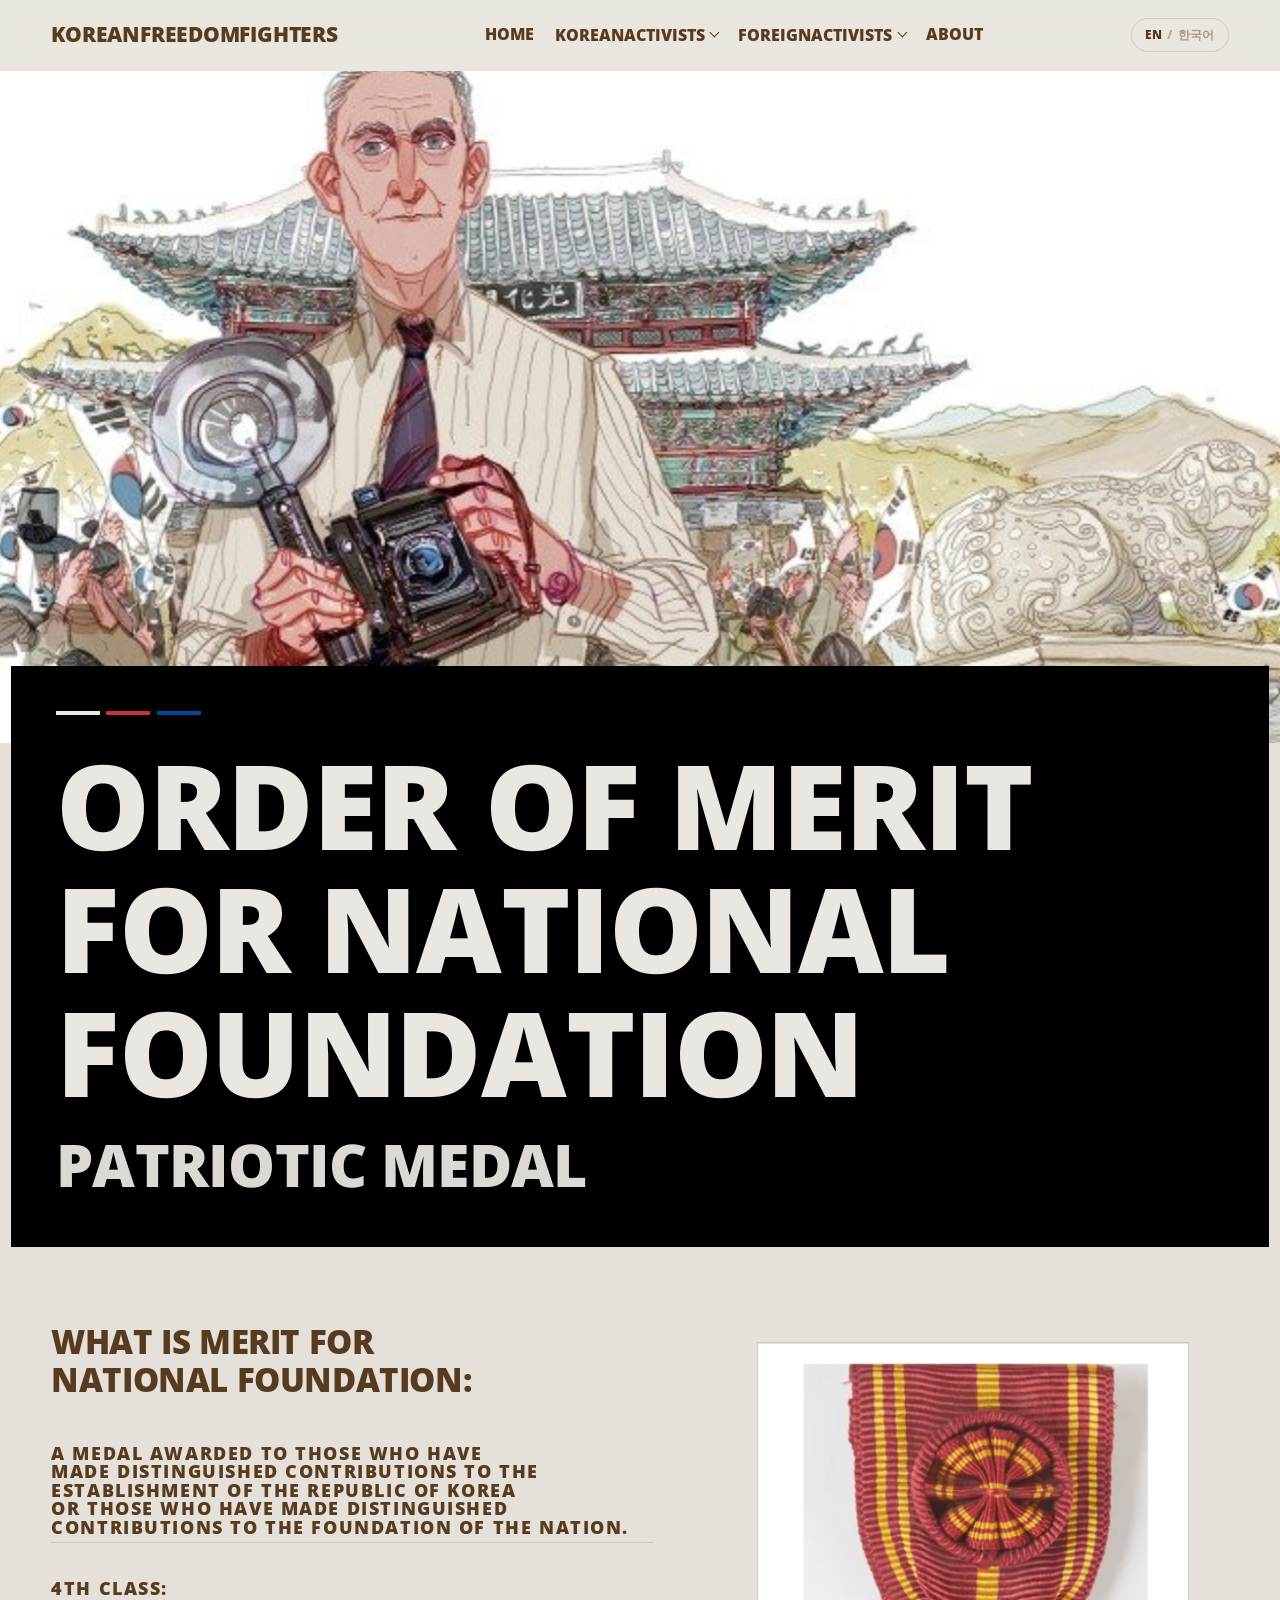
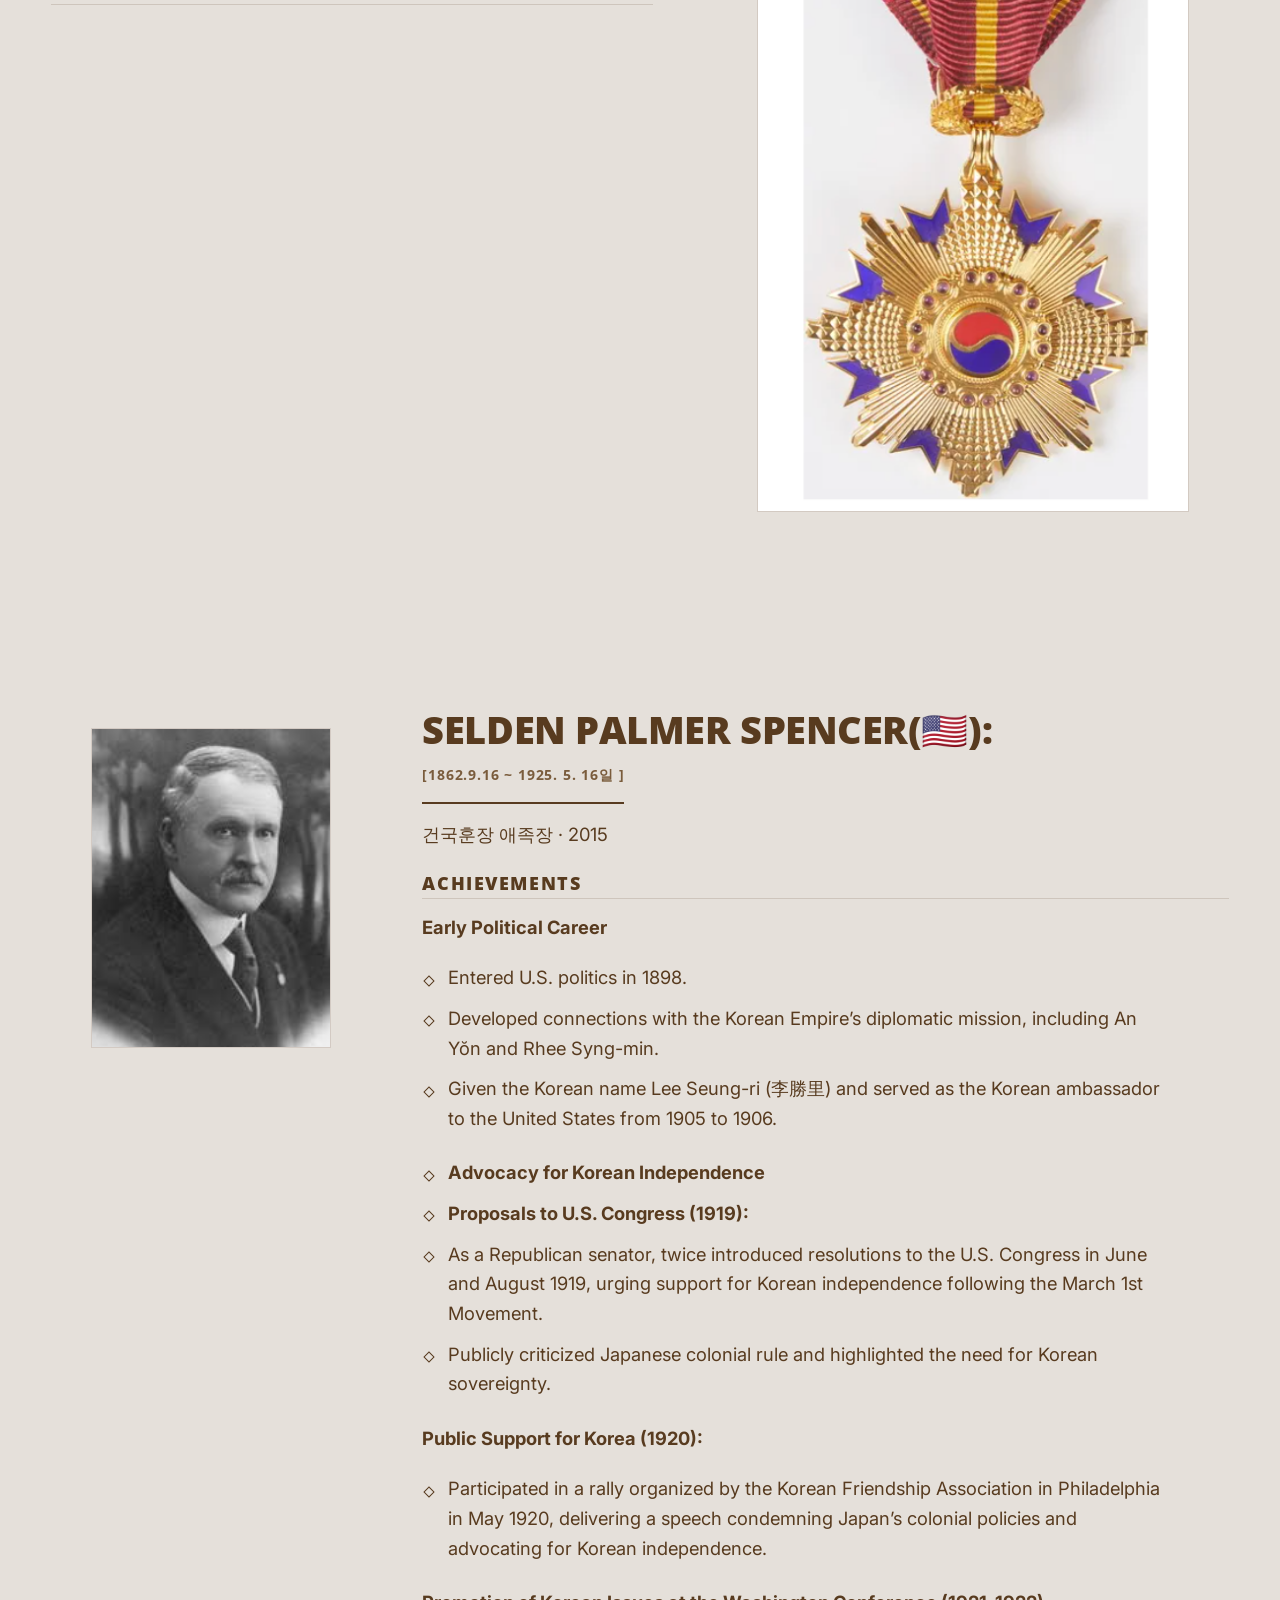
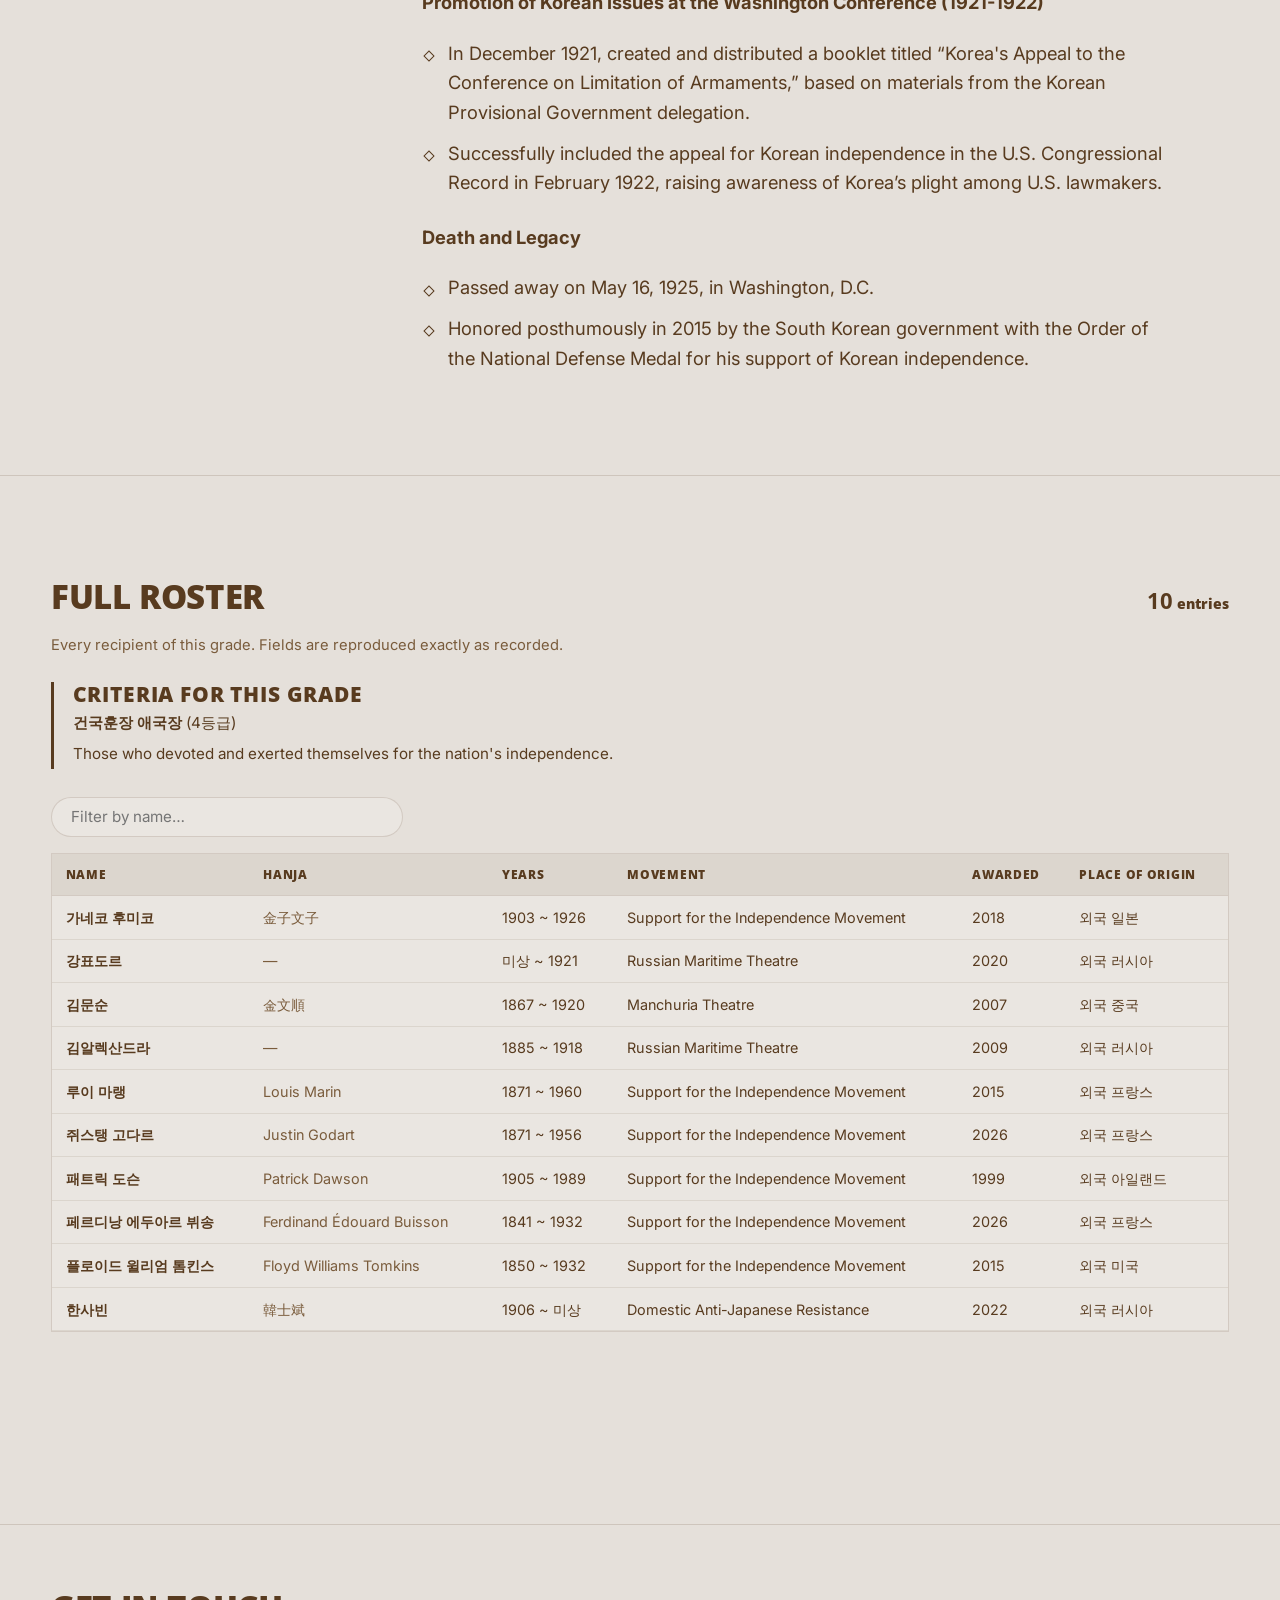
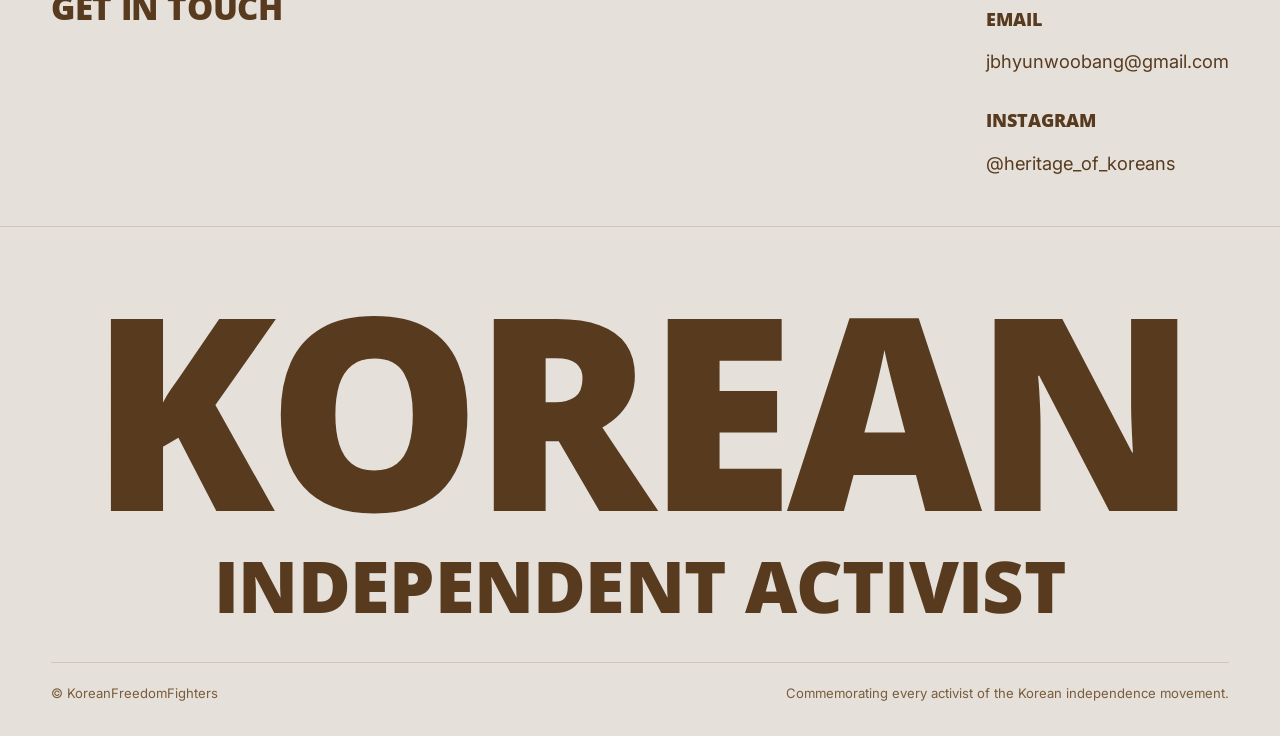
<file: foreign-4th-class.html>
<!DOCTYPE html>
<html lang="en" data-lang="en">
<head>
<meta charset="utf-8">
<meta name="viewport" content="width=device-width, initial-scale=1">
<title>4th Class — KoreanFreedomFighters</title>
<meta name="description" content="Developed connections with the Korean Empire’s diplomatic mission, including An Yŏn and Rhee Syng-min.">
<meta property="og:title" content="4th Class — KoreanFreedomFighters">
<meta property="og:description" content="Developed connections with the Korean Empire’s diplomatic mission, including An Yŏn and Rhee Syng-min.">
<meta property="og:type" content="website">
<meta property="og:image" content="assets/de5f45a447eb4cb8941789f66453b909_20201110154230.jpg">
<link rel="preconnect" href="https://fonts.googleapis.com">
<link rel="preconnect" href="https://fonts.gstatic.com" crossorigin>
<link href="https://fonts.googleapis.com/css2?family=Open+Sans:wght@400;600;800&family=Inter:wght@400;500;600&display=swap" rel="stylesheet">
<link rel="stylesheet" href="styles.css">
</head>
<body data-menu="closed">
<a class="skip" href="#main"><span class="i18n" lang="en" data-en>Skip to content</span><span class="i18n" lang="ko" data-ko>본문으로 건너뛰기</span></a>

<header class="masthead">
  <div class="shell masthead__inner">
    <a class="wordmark" href="index.html">KoreanFreedomFighters</a>
    <nav class="nav" id="sitenav" aria-label="Main">
      <ul class="nav__list">
        <li><a class="nav__link" href="index.html"><span class="i18n" lang="en" data-en>Home</span><span class="i18n" lang="ko" data-ko>홈</span></a></li>
        <li class="nav__item" data-open="false">
        <button class="nav__toggle" type="button" aria-expanded="false" aria-controls="menu-korean"><span class="i18n" lang="en" data-en>KoreanActivists</span><span class="i18n" lang="ko" data-ko>한국인 독립운동가</span><span class="nav__caret" aria-hidden="true"></span></button>
        <ul class="nav__menu" id="menu-korean">
          <li><a href="korean-1st-class.html"><span class="i18n" lang="en" data-en>1st Class</span><span class="i18n" lang="ko" data-ko>대한민국장 (1등급)</span></a></li>
          <li><a href="korean-2nd-class.html"><span class="i18n" lang="en" data-en>2nd Class</span><span class="i18n" lang="ko" data-ko>대통령장 (2등급)</span></a></li>
          <li><a href="korean-3rd-class.html"><span class="i18n" lang="en" data-en>3rd Class</span><span class="i18n" lang="ko" data-ko>독립장 (3등급)</span></a></li>
          <li><a href="korean-4th-class.html"><span class="i18n" lang="en" data-en>4th Class</span><span class="i18n" lang="ko" data-ko>애국장 (4등급)</span></a></li>
          <li><a href="korean-5th-class.html"><span class="i18n" lang="en" data-en>5th Class</span><span class="i18n" lang="ko" data-ko>애족장 (5등급)</span></a></li>
          <li><a href="korean-national-award.html"><span class="i18n" lang="en" data-en>National Award</span><span class="i18n" lang="ko" data-ko>National Award</span></a></li>
        </ul>
      </li>
        <li class="nav__item" data-open="false">
        <button class="nav__toggle" type="button" aria-expanded="false" aria-controls="menu-foreign"><span class="i18n" lang="en" data-en>ForeignActivists</span><span class="i18n" lang="ko" data-ko>외국인 독립운동가</span><span class="nav__caret" aria-hidden="true"></span></button>
        <ul class="nav__menu" id="menu-foreign">
          <li><a href="foreign-1st-class.html"><span class="i18n" lang="en" data-en>1st Class</span><span class="i18n" lang="ko" data-ko>대한민국장 (1등급)</span></a></li>
          <li><a href="foreign-2nd-class.html"><span class="i18n" lang="en" data-en>2nd Class</span><span class="i18n" lang="ko" data-ko>대통령장 (2등급)</span></a></li>
          <li><a href="foreign-3rd-class.html"><span class="i18n" lang="en" data-en>3rd Class</span><span class="i18n" lang="ko" data-ko>독립장 (3등급)</span></a></li>
          <li><a href="foreign-4th-class.html" aria-current="page"><span class="i18n" lang="en" data-en>4th Class</span><span class="i18n" lang="ko" data-ko>애국장 (4등급)</span></a></li>
          <li><a href="foreign-5th-class.html"><span class="i18n" lang="en" data-en>5th Class</span><span class="i18n" lang="ko" data-ko>애족장 (5등급)</span></a></li>
          <li><a href="foreign-national-award.html"><span class="i18n" lang="en" data-en>National Award</span><span class="i18n" lang="ko" data-ko>National Award</span></a></li>
        </ul>
      </li>
        <li><a class="nav__link" href="about.html"><span class="i18n" lang="en" data-en>About</span><span class="i18n" lang="ko" data-ko>소개</span></a></li>
      </ul>
    </nav>
    <div class="masthead__actions">
      <button class="langtoggle" type="button" data-lang-toggle
              aria-label="Switch to Korean" title="Switch to Korean">
        <span class="langtoggle__on">EN</span><span class="langtoggle__sep">/</span><span class="langtoggle__off" lang="ko">한국어</span>
      </button>
      <button class="burger" type="button" aria-label="Menu" aria-expanded="false" aria-controls="sitenav">
        <span></span><span></span><span></span>
      </button>
    </div>
  </div>
</header>

<main id="main">
<section class="section hero">
  <div class="hero__media">
    <img src="assets/de5f45a447eb4cb8941789f66453b909_20201110154230.jpg" alt="" fetchpriority="high" decoding="async">
  </div>
  <div class="hero__slab reveal">
    <div class="hero__rule" aria-hidden="true"><i></i><i></i><i></i></div>
    <h1 class="h-hero"><span class="i18n" lang="en" data-en>Order of Merit for National Foundation</span><span class="i18n" lang="ko" data-ko>건국훈장</span></h1>
    <p class="h-hero-sub" role="doc-subtitle"><span class="i18n" lang="en" data-en>Patriotic medal</span><span class="i18n" lang="ko" data-ko>애국장</span></p>
  </div>
</section>

<section class="section reveal">
  <div class="shell split">
    <div class="split__body">
      <h2 class="h-section"><span class="i18n" lang="en" data-en>What is Merit for National Foundation:</span><span class="i18n" lang="ko" data-ko>건국훈장이란?</span></h2>
      <div class="prose"><h4 class="h-label"><span class="i18n" lang="en" data-en><strong>A medal awarded to those who have made distinguished contributions to the establishment of the Republic of Korea or those who have made distinguished contributions to the foundation of the nation.</strong></span><span class="i18n" lang="ko" data-ko>대한민국의 수립에 뚜렷한 공로가 있는 사람, 또는 국가의 기초를 세우는 데 뚜렷한 공로가 있는 사람에게 수여하는 훈장입니다.</span></h4>
        <h3 class="h-label"><span class="i18n" lang="en" data-en>4th class:</span><span class="i18n" lang="ko" data-ko>4등급</span></h3></div>
    </div>
    <figure class="split__media">
      <img src="assets/2024-12-04-10.05.17-2.png" alt="" loading="lazy" decoding="async">
    </figure>
  </div>
</section>

<article class="profile reveal" id="selden-palmer-spencer">
  <div class="shell profile__grid">
    <figure class="profile__aside">
      <img class="profile__portrait" src="assets/10-.jpg" alt="Portrait of Selden Palmer Spencer(🇺🇸)" loading="lazy" decoding="async">
    </figure>
    <div class="profile__body">
      <h2 class="h-name profile__name"><span class="i18n" lang="en" data-en>Selden Palmer Spencer(🇺🇸):</span><span class="i18n" lang="ko" data-ko>셀던 파머 스펜서</span></h2>
      <p class="profile__dates"><strong>[1862.9.16 ~ 1925. 5. 16일 ]</strong></p>
      <p class="profile__official"><span lang="ko">건국훈장 애족장</span> · 2015</p>
      <div class="prose"><h3 class="h-label"><span class="i18n" lang="en" data-en>Achievements</span><span class="i18n" lang="ko" data-ko>공적</span></h3>
        <p><span class="i18n" lang="en" data-en><strong>Early Political Career</strong></span><span class="i18n" lang="ko" data-ko>초기 정치 활동</span></p>
        <ul>
        <li><span class="i18n" lang="en" data-en>Entered U.S. politics in 1898.</span><span class="i18n" lang="ko" data-ko>1898년 미국 정계에 진출하였습니다.</span></li>
        <li><span class="i18n" lang="en" data-en>Developed connections with the Korean Empire’s diplomatic mission, including An Yŏn and Rhee Syng-min.</span><span class="i18n" lang="ko" data-ko>안연, 이승민 등 대한제국 외교 사절과 교분을 맺었습니다.</span></li>
        <li><span class="i18n" lang="en" data-en>Given the Korean name Lee Seung-ri (李勝里) and served as the Korean ambassador to the United States from 1905 to 1906.</span><span class="i18n" lang="ko" data-ko>이승리(李勝里)라는 한국 이름을 받았으며, 1905년부터 1906년까지 주미 한국 대사를 지냈습니다.</span></li>
        </ul>
        <ul>
        <li><span class="i18n" lang="en" data-en><strong>Advocacy for Korean Independence</strong></span><span class="i18n" lang="ko" data-ko>한국 독립 지지 활동</span></li>
        <ul>
        <li><span class="i18n" lang="en" data-en><strong>Proposals to U.S. Congress (1919):</strong></span><span class="i18n" lang="ko" data-ko>미국 의회에 대한 제안(1919):</span></li>
        <ul>
        <li><span class="i18n" lang="en" data-en>As a Republican senator, twice introduced resolutions to the U.S. Congress in June and August 1919, urging support for Korean independence following the March 1st Movement.</span><span class="i18n" lang="ko" data-ko>공화당 상원의원으로서 3·1운동 이후 1919년 6월과 8월 두 차례 미국 의회에 결의안을 제출하여 한국 독립에 대한 지지를 촉구하였습니다.</span></li>
        <li><span class="i18n" lang="en" data-en>Publicly criticized Japanese colonial rule and highlighted the need for Korean sovereignty.</span><span class="i18n" lang="ko" data-ko>일제의 식민 통치를 공개적으로 비판하고 한국의 주권이 필요함을 강조하였습니다.</span></li>
        </ul>
        <p><span class="i18n" lang="en" data-en><strong>Public Support for Korea (1920):</strong></span><span class="i18n" lang="ko" data-ko>한국에 대한 공개적 지지(1920):</span></p>
        <ul>
        <li><span class="i18n" lang="en" data-en>Participated in a rally organized by the Korean Friendship Association in Philadelphia in May 1920, delivering a speech condemning Japan’s colonial policies and advocating for Korean independence.</span><span class="i18n" lang="ko" data-ko>1920년 5월 필라델피아에서 한국친우회가 주최한 집회에 참석하여 일본의 식민 정책을 규탄하고 한국의 독립을 지지하는 연설을 하였습니다.</span></li>
        </ul>
        </ul>
        <p><span class="i18n" lang="en" data-en><strong>Promotion of Korean Issues at the Washington Conference (1921-1922)</strong></span><span class="i18n" lang="ko" data-ko>워싱턴 회의에서의 한국 문제 제기(1921-1922)</span></p>
        <ul>
        <li><span class="i18n" lang="en" data-en>In December 1921, created and distributed a booklet titled “Korea's Appeal to the Conference on Limitation of Armaments,” based on materials from the Korean Provisional Government delegation.</span><span class="i18n" lang="ko" data-ko>1921년 12월, 대한민국 임시정부 대표단의 자료를 바탕으로 “Korea&#x27;s Appeal to the Conference on Limitation of Armaments”라는 소책자를 만들어 배포하였습니다.</span></li>
        <li><span class="i18n" lang="en" data-en>Successfully included the appeal for Korean independence in the U.S. Congressional Record in February 1922, raising awareness of Korea’s plight among U.S. lawmakers.</span><span class="i18n" lang="ko" data-ko>1922년 2월 한국 독립 청원을 미국 의회 의사록에 수록하는 데 성공하여, 미국 의원들에게 한국의 처지를 널리 알렸습니다.</span></li>
        </ul>
        <p><span class="i18n" lang="en" data-en><strong>Death and Legacy</strong></span><span class="i18n" lang="ko" data-ko>서거와 유산</span></p>
        <ul>
        <li><span class="i18n" lang="en" data-en>Passed away on May 16, 1925, in Washington, D.C.</span><span class="i18n" lang="ko" data-ko>1925년 5월 16일 워싱턴 D.C.에서 별세하였습니다.</span></li>
        <li><span class="i18n" lang="en" data-en>Honored posthumously in 2015 by the South Korean government with the Order of the National Defense Medal for his support of Korean independence.</span><span class="i18n" lang="ko" data-ko>2015년 대한민국 정부는 한국 독립을 지원한 공로로 그에게 국방훈장을 추서하였습니다.</span></li>
        </ul>
        </ul></div>
    </div>
  </div>
</article>

<section class="section roster" id="roster" aria-labelledby="roster-h">
  <div class="shell">
    <div class="roster__head">
      <h2 class="h-section" id="roster-h"><span class="i18n" lang="en" data-en>Full roster</span><span class="i18n" lang="ko" data-ko>전체 명단</span></h2>
      <p class="roster__count"><strong>10</strong> <span class="i18n" lang="en" data-en>entries</span><span class="i18n" lang="ko" data-ko>명</span></p>
    </div>
    <p class="roster__note"><span class="i18n" lang="en" data-en>Every recipient of this grade. Fields are reproduced exactly as recorded.</span><span class="i18n" lang="ko" data-ko>이 훈격의 전체 포상자입니다. 각 항목은 기록된 내용을 그대로 옮겼습니다.</span></p>
  <div class="roster__criteria">
    <h3 class="h-label"><span class="i18n" lang="en" data-en>Criteria for this grade</span><span class="i18n" lang="ko" data-ko>이 훈격의 서훈 기준</span></h3>
    <p><strong lang="ko">건국훈장 애국장</strong> <span lang="ko">(4등급)</span></p>
    <p><span class="i18n" lang="en" data-en>Those who devoted and exerted themselves for the nation&#x27;s independence.</span><span class="i18n" lang="ko" data-ko>국가의 독립을 위하여 헌신·진력한 자</span></p>
  </div>
    <div class="roster__tools">
      <input class="roster__search" type="search" placeholder="Filter by name…" aria-label="Filter names on this page" data-ph-en="Filter by name…" data-ph-ko="이름으로 찾기…">
      <p class="roster__shown" aria-live="polite"></p>
    </div>
    <div class="roster__scroll">
      <table class="roster__table">
        <thead><tr><th><span class="i18n" lang="en" data-en>Name</span><span class="i18n" lang="ko" data-ko>성명</span></th><th><span class="i18n" lang="en" data-en>Hanja</span><span class="i18n" lang="ko" data-ko>한자명</span></th><th><span class="i18n" lang="en" data-en>Years</span><span class="i18n" lang="ko" data-ko>생몰년</span></th><th><span class="i18n" lang="en" data-en>Movement</span><span class="i18n" lang="ko" data-ko>운동계열</span></th><th><span class="i18n" lang="en" data-en>Awarded</span><span class="i18n" lang="ko" data-ko>포상년도</span></th><th><span class="i18n" lang="en" data-en>Place of origin</span><span class="i18n" lang="ko" data-ko>본적</span></th></tr></thead>
        <tbody>
          <tr><th scope="row" lang="ko">가네코 후미코</th><td lang="ko" class="roster__hanja">金子文子</td><td>1903 ~ 1926</td><td class="roster__move"><span class="i18n" lang="en" data-en>Support for the Independence Movement</span><span class="i18n" lang="ko" data-ko>독립운동지원</span></td><td>2018</td><td lang="ko" class="roster__origin">외국 일본</td></tr>
          <tr><th scope="row" lang="ko">강표도르</th><td lang="ko" class="roster__hanja">—</td><td>미상 ~ 1921</td><td class="roster__move"><span class="i18n" lang="en" data-en>Russian Maritime Theatre</span><span class="i18n" lang="ko" data-ko>노령방면</span></td><td>2020</td><td lang="ko" class="roster__origin">외국 러시아</td></tr>
          <tr><th scope="row" lang="ko">김문순</th><td lang="ko" class="roster__hanja">金文順</td><td>1867 ~ 1920</td><td class="roster__move"><span class="i18n" lang="en" data-en>Manchuria Theatre</span><span class="i18n" lang="ko" data-ko>만주방면</span></td><td>2007</td><td lang="ko" class="roster__origin">외국 중국</td></tr>
          <tr><th scope="row" lang="ko">김알렉산드라</th><td lang="ko" class="roster__hanja">—</td><td>1885 ~ 1918</td><td class="roster__move"><span class="i18n" lang="en" data-en>Russian Maritime Theatre</span><span class="i18n" lang="ko" data-ko>노령방면</span></td><td>2009</td><td lang="ko" class="roster__origin">외국 러시아</td></tr>
          <tr><th scope="row" lang="ko">루이 마랭</th><td lang="ko" class="roster__hanja">Louis Marin</td><td>1871 ~ 1960</td><td class="roster__move"><span class="i18n" lang="en" data-en>Support for the Independence Movement</span><span class="i18n" lang="ko" data-ko>독립운동지원</span></td><td>2015</td><td lang="ko" class="roster__origin">외국 프랑스</td></tr>
          <tr><th scope="row" lang="ko">쥐스탱 고다르</th><td lang="ko" class="roster__hanja">Justin Godart</td><td>1871 ~ 1956</td><td class="roster__move"><span class="i18n" lang="en" data-en>Support for the Independence Movement</span><span class="i18n" lang="ko" data-ko>독립운동지원</span></td><td>2026</td><td lang="ko" class="roster__origin">외국 프랑스</td></tr>
          <tr><th scope="row" lang="ko">패트릭 도슨</th><td lang="ko" class="roster__hanja">Patrick Dawson</td><td>1905 ~ 1989</td><td class="roster__move"><span class="i18n" lang="en" data-en>Support for the Independence Movement</span><span class="i18n" lang="ko" data-ko>독립운동지원</span></td><td>1999</td><td lang="ko" class="roster__origin">외국 아일랜드</td></tr>
          <tr><th scope="row" lang="ko">페르디낭 에두아르 뷔송</th><td lang="ko" class="roster__hanja">Ferdinand Édouard Buisson</td><td>1841 ~ 1932</td><td class="roster__move"><span class="i18n" lang="en" data-en>Support for the Independence Movement</span><span class="i18n" lang="ko" data-ko>독립운동지원</span></td><td>2026</td><td lang="ko" class="roster__origin">외국 프랑스</td></tr>
          <tr><th scope="row" lang="ko">플로이드 윌리엄 톰킨스</th><td lang="ko" class="roster__hanja">Floyd Williams Tomkins</td><td>1850 ~ 1932</td><td class="roster__move"><span class="i18n" lang="en" data-en>Support for the Independence Movement</span><span class="i18n" lang="ko" data-ko>독립운동지원</span></td><td>2015</td><td lang="ko" class="roster__origin">외국 미국</td></tr>
          <tr><th scope="row" lang="ko">한사빈</th><td lang="ko" class="roster__hanja">韓士斌</td><td>1906 ~ 미상</td><td class="roster__move"><span class="i18n" lang="en" data-en>Domestic Anti-Japanese Resistance</span><span class="i18n" lang="ko" data-ko>국내항일</span></td><td>2022</td><td lang="ko" class="roster__origin">외국 러시아</td></tr>
        </tbody>
      </table>
    </div>
    <p class="roster__empty" hidden><span class="i18n" lang="en" data-en>No name on this page matches that filter.</span><span class="i18n" lang="ko" data-ko>해당하는 이름을 찾지 못하였습니다.</span></p>
  </div>
</section>
</main>

<footer class="footer">
  <div class="shell">
    <div class="footer__top">
      <h2 class="h-section"><span class="i18n" lang="en" data-en><strong>Get in Touch</strong></span><span class="i18n" lang="ko" data-ko>연락처</span></h2>
      <div class="footer__contact">
        <a href="mailto:jbhyunwoobang@gmail.com"><span class="i18n" lang="en" data-en><a href="mailto:jbhyunwoobang@gmail.com?">Email</a></span><span class="i18n" lang="ko" data-ko>이메일</span> <span>jbhyunwoobang@gmail.com</span></a>
        <a href="https://www.instagram.com/heritage_of_koreans/" target="_blank" rel="noopener"><span class="i18n" lang="en" data-en><a href="https://www.instagram.com/heritage_of_koreans/">INSTAGRAM</a></span><span class="i18n" lang="ko" data-ko>인스타그램</span> <span>@heritage_of_koreans</span></a>
      </div>
    </div>
  </div>
  <div class="footer__mark" aria-hidden="true">
    <span class="mark-lg"><span class="i18n" lang="en" data-en>Korean</span><span class="i18n" lang="ko" data-ko>한국의</span></span>
    <span class="mark-sm"><span class="i18n" lang="en" data-en>Independent ACtivist</span><span class="i18n" lang="ko" data-ko>독립운동가</span></span>
  </div>
  <div class="shell">
    <div class="footer__legal">
      <p>&copy; KoreanFreedomFighters</p>
      <p><span class="i18n" lang="en" data-en>Commemorating every activist of the Korean independence movement.</span><span class="i18n" lang="ko" data-ko>한국 독립운동에 참여한 모든 독립운동가를 기억하였습니다.</span></p>
    </div>
  </div>
</footer>

<button class="totop" type="button" aria-label="Back to top">
  <svg width="16" height="16" viewBox="0 0 16 16" fill="none" aria-hidden="true">
    <path d="M8 13V3M8 3L3.5 7.5M8 3l4.5 4.5" stroke="currentColor" stroke-width="1.8"
          stroke-linecap="round" stroke-linejoin="round"/>
  </svg>
</button>

<script src="app.js" defer></script>
</body>
</html>
</file>
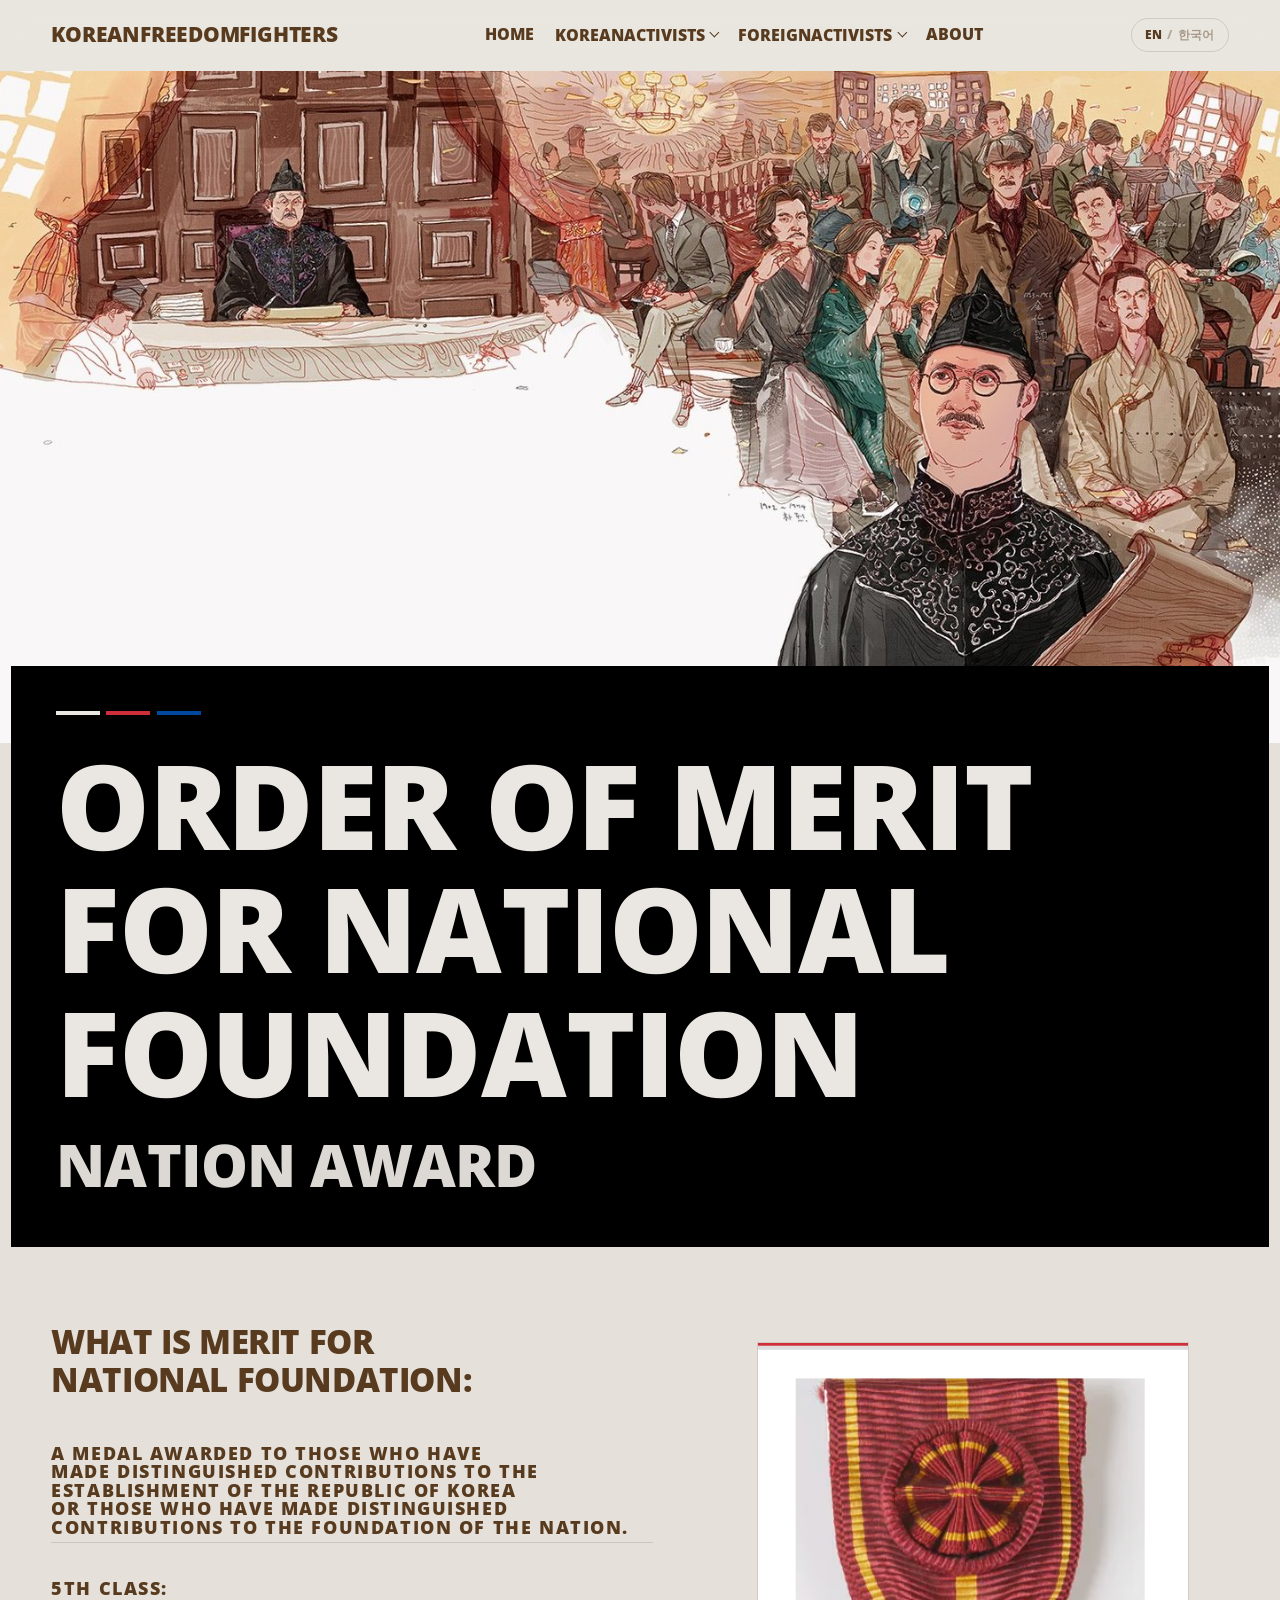
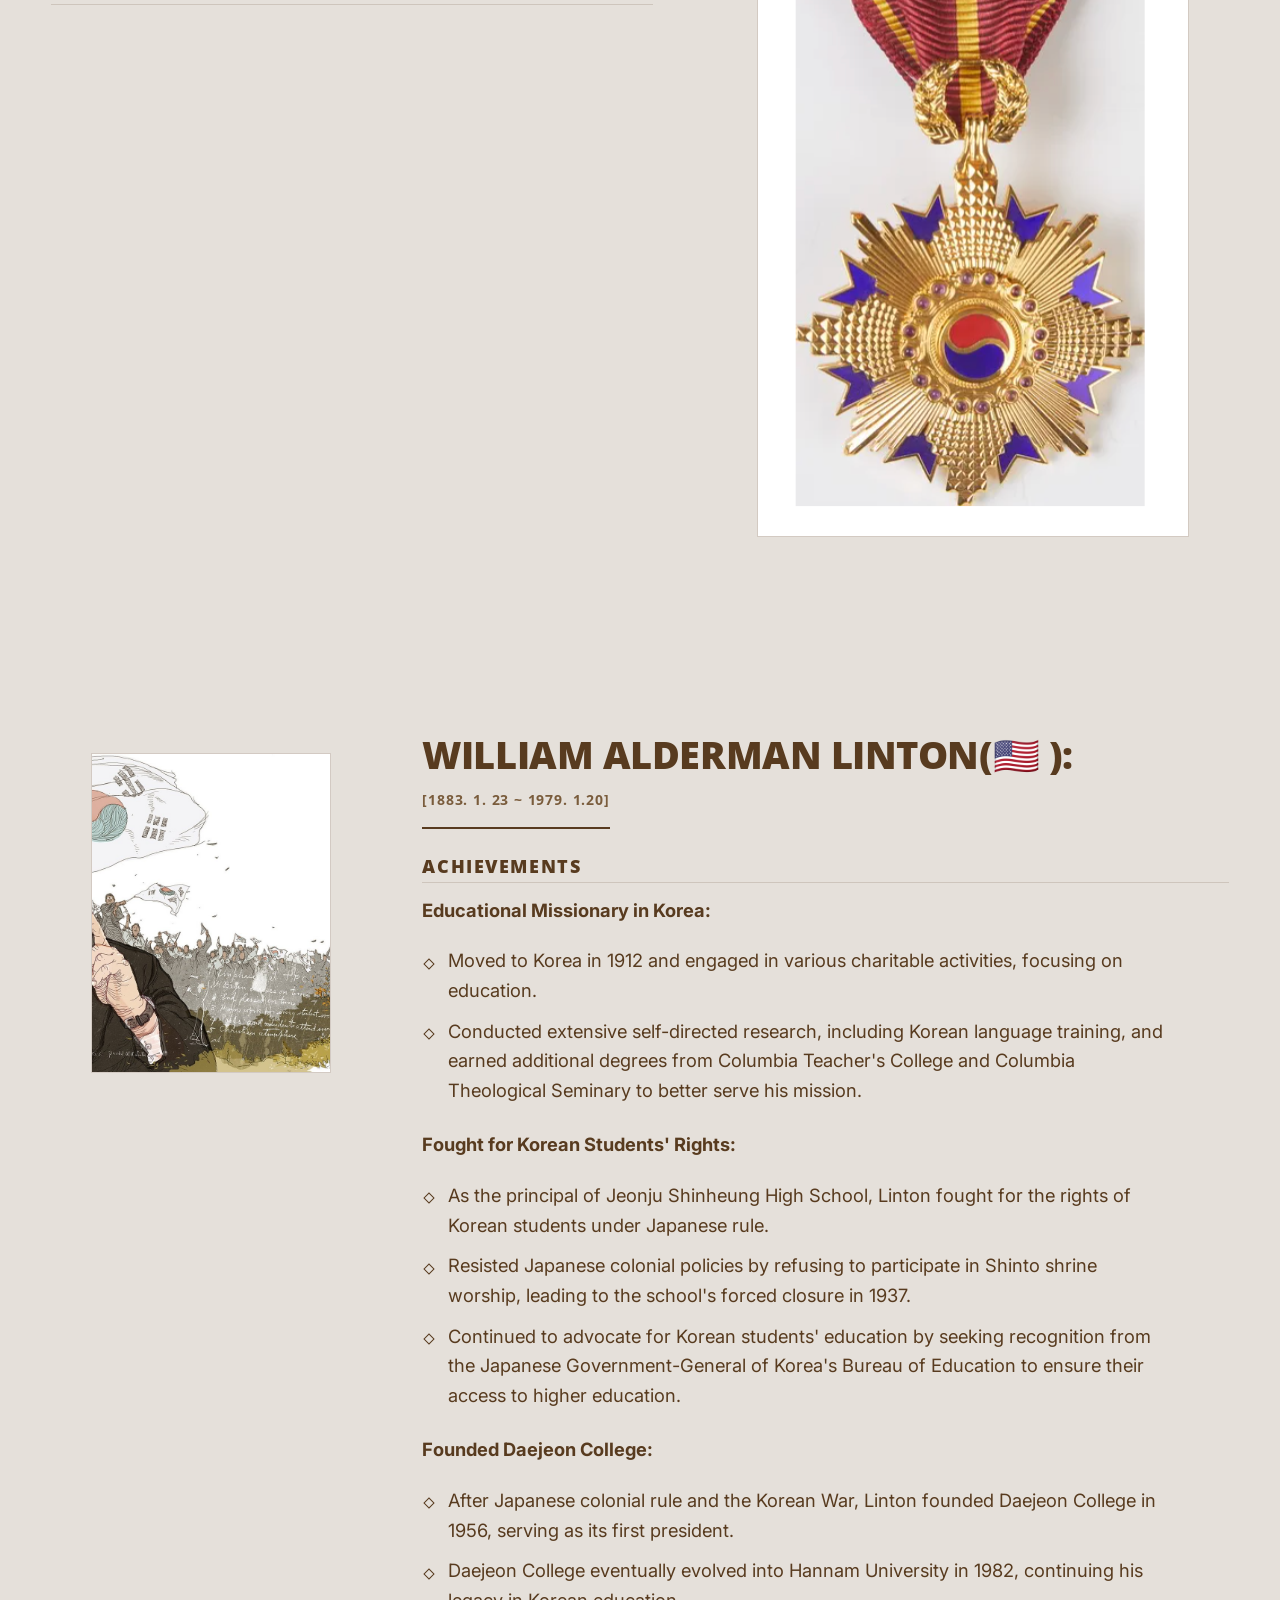
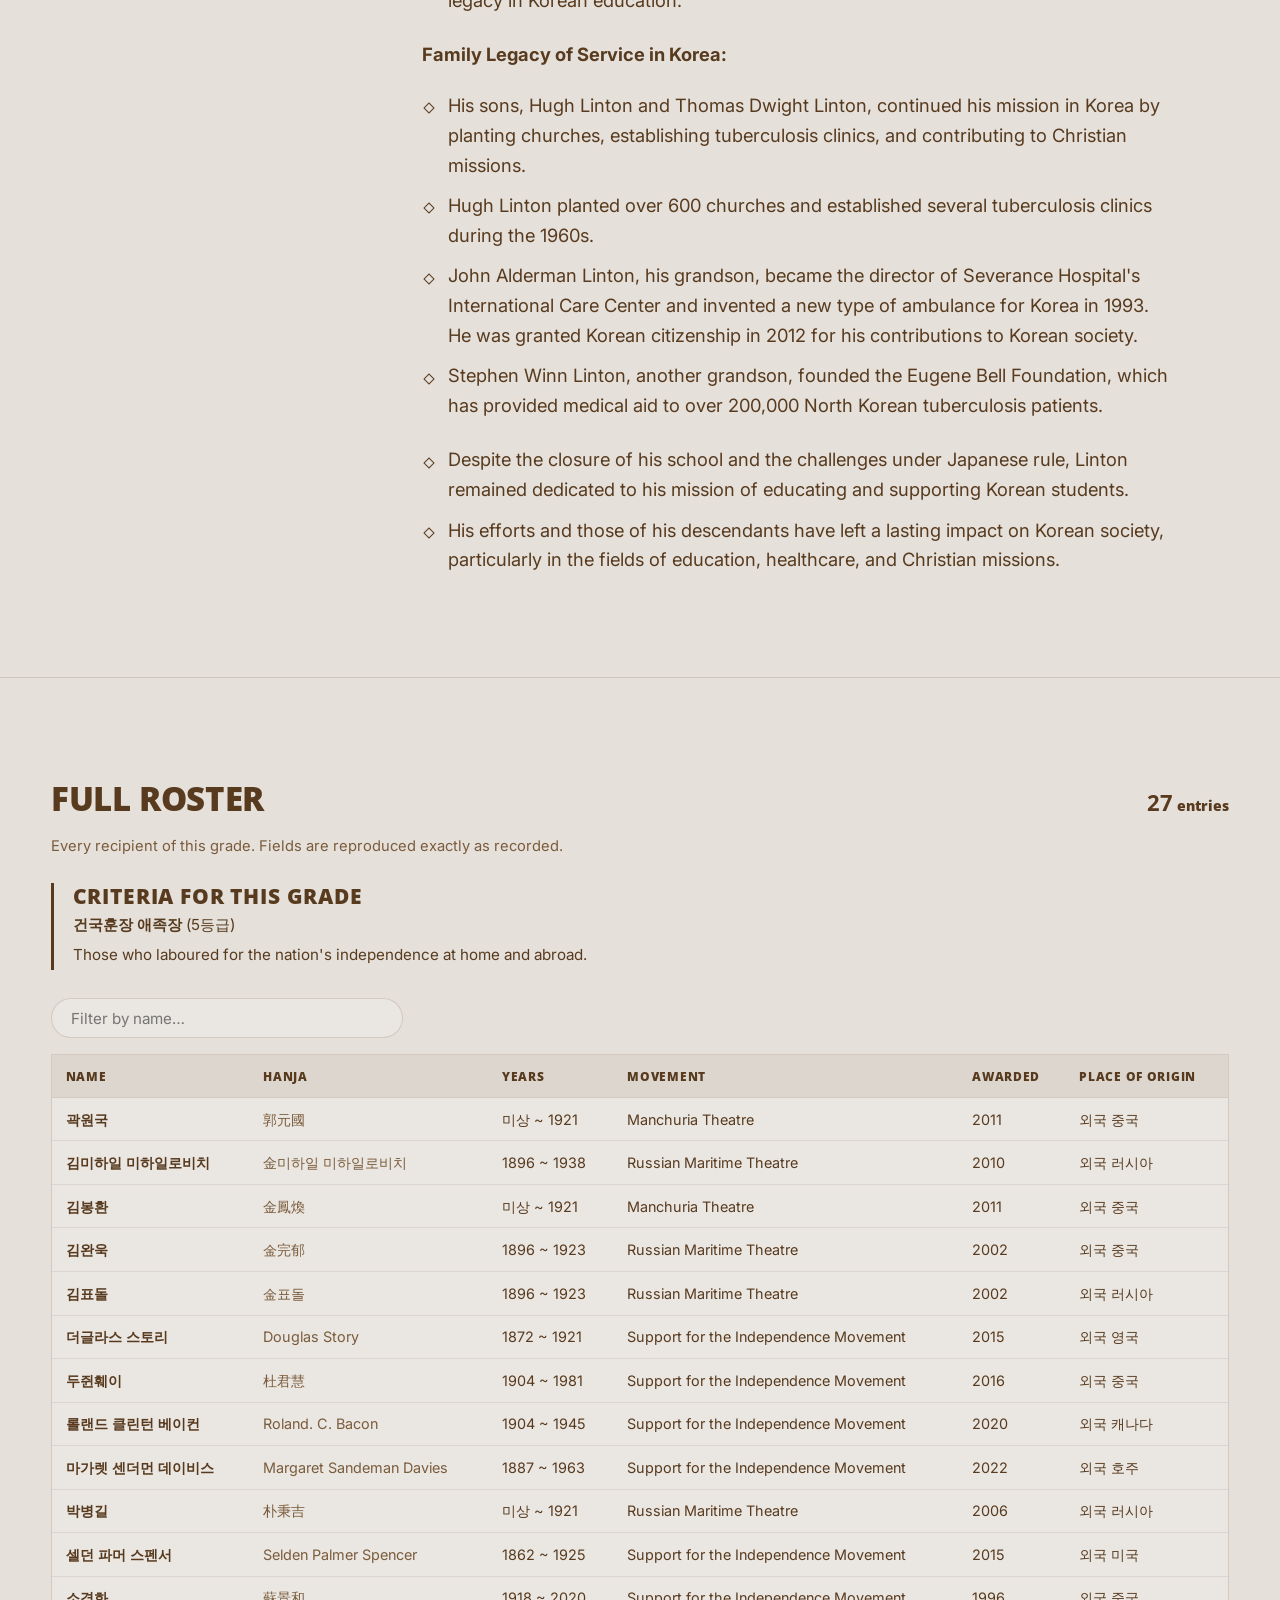
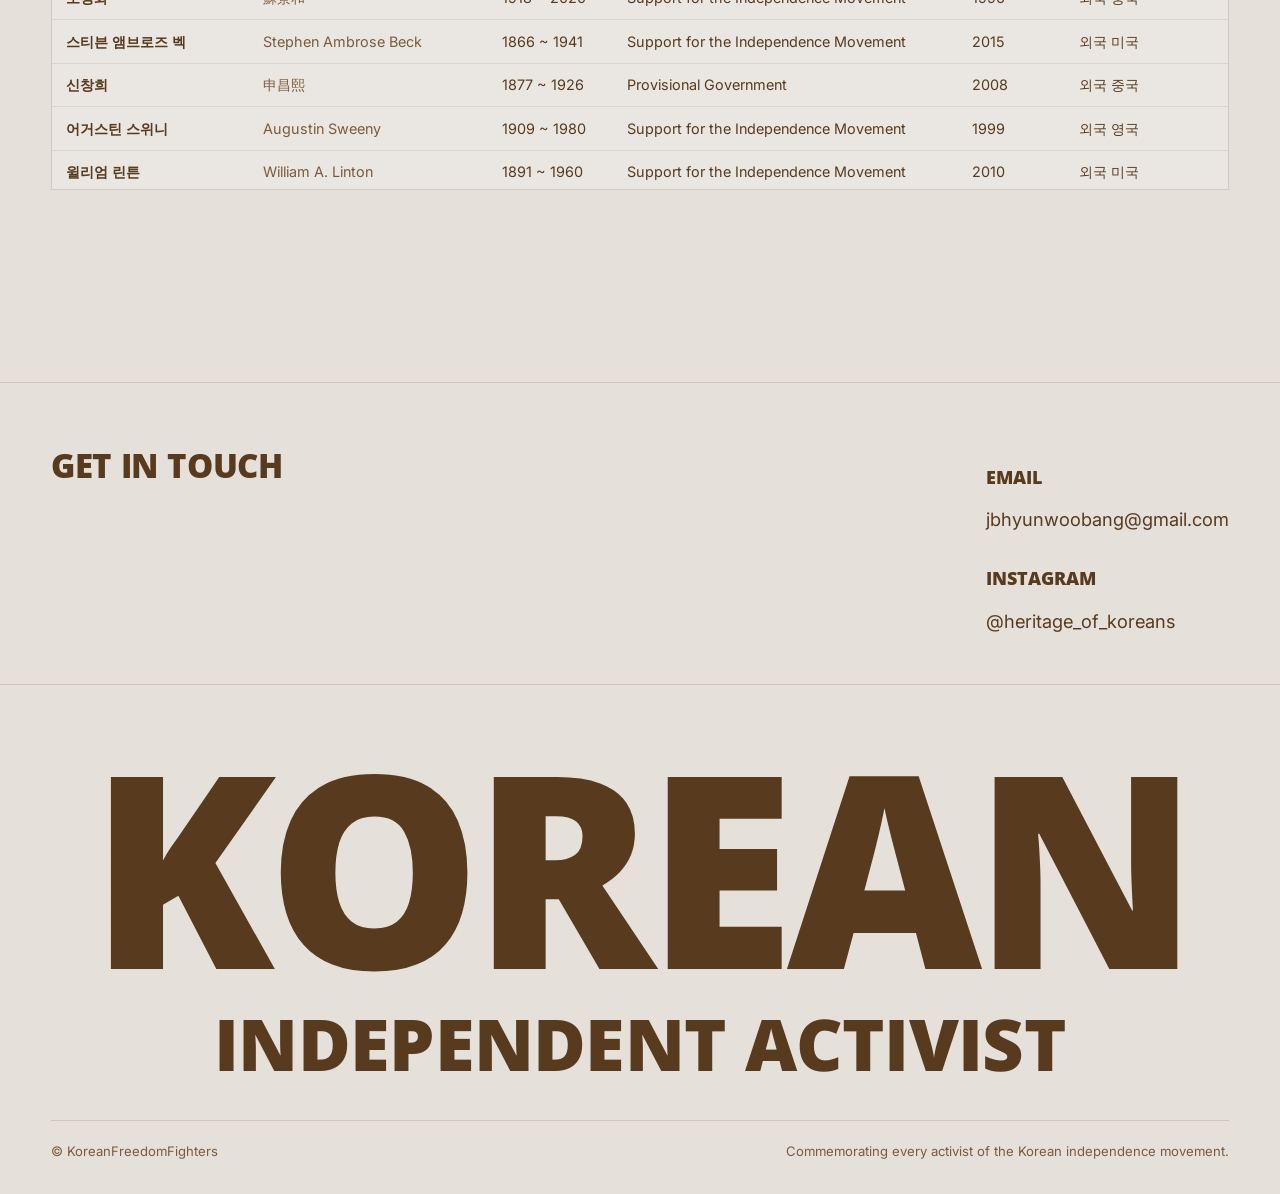
<file: foreign-5th-class.html>
<!DOCTYPE html>
<html lang="en" data-lang="en">
<head>
<meta charset="utf-8">
<meta name="viewport" content="width=device-width, initial-scale=1">
<title>5th Class — KoreanFreedomFighters</title>
<meta name="description" content="Moved to Korea in 1912 and engaged in various charitable activities, focusing on education.">
<meta property="og:title" content="5th Class — KoreanFreedomFighters">
<meta property="og:description" content="Moved to Korea in 1912 and engaged in various charitable activities, focusing on education.">
<meta property="og:type" content="website">
<meta property="og:image" content="assets/sub05_01-5-.jpg">
<link rel="preconnect" href="https://fonts.googleapis.com">
<link rel="preconnect" href="https://fonts.gstatic.com" crossorigin>
<link href="https://fonts.googleapis.com/css2?family=Open+Sans:wght@400;600;800&family=Inter:wght@400;500;600&display=swap" rel="stylesheet">
<link rel="stylesheet" href="styles.css">
</head>
<body data-menu="closed">
<a class="skip" href="#main"><span class="i18n" lang="en" data-en>Skip to content</span><span class="i18n" lang="ko" data-ko>본문으로 건너뛰기</span></a>

<header class="masthead">
  <div class="shell masthead__inner">
    <a class="wordmark" href="index.html">KoreanFreedomFighters</a>
    <nav class="nav" id="sitenav" aria-label="Main">
      <ul class="nav__list">
        <li><a class="nav__link" href="index.html"><span class="i18n" lang="en" data-en>Home</span><span class="i18n" lang="ko" data-ko>홈</span></a></li>
        <li class="nav__item" data-open="false">
        <button class="nav__toggle" type="button" aria-expanded="false" aria-controls="menu-korean"><span class="i18n" lang="en" data-en>KoreanActivists</span><span class="i18n" lang="ko" data-ko>한국인 독립운동가</span><span class="nav__caret" aria-hidden="true"></span></button>
        <ul class="nav__menu" id="menu-korean">
          <li><a href="korean-1st-class.html"><span class="i18n" lang="en" data-en>1st Class</span><span class="i18n" lang="ko" data-ko>대한민국장 (1등급)</span></a></li>
          <li><a href="korean-2nd-class.html"><span class="i18n" lang="en" data-en>2nd Class</span><span class="i18n" lang="ko" data-ko>대통령장 (2등급)</span></a></li>
          <li><a href="korean-3rd-class.html"><span class="i18n" lang="en" data-en>3rd Class</span><span class="i18n" lang="ko" data-ko>독립장 (3등급)</span></a></li>
          <li><a href="korean-4th-class.html"><span class="i18n" lang="en" data-en>4th Class</span><span class="i18n" lang="ko" data-ko>애국장 (4등급)</span></a></li>
          <li><a href="korean-5th-class.html"><span class="i18n" lang="en" data-en>5th Class</span><span class="i18n" lang="ko" data-ko>애족장 (5등급)</span></a></li>
          <li><a href="korean-national-award.html"><span class="i18n" lang="en" data-en>National Award</span><span class="i18n" lang="ko" data-ko>National Award</span></a></li>
        </ul>
      </li>
        <li class="nav__item" data-open="false">
        <button class="nav__toggle" type="button" aria-expanded="false" aria-controls="menu-foreign"><span class="i18n" lang="en" data-en>ForeignActivists</span><span class="i18n" lang="ko" data-ko>외국인 독립운동가</span><span class="nav__caret" aria-hidden="true"></span></button>
        <ul class="nav__menu" id="menu-foreign">
          <li><a href="foreign-1st-class.html"><span class="i18n" lang="en" data-en>1st Class</span><span class="i18n" lang="ko" data-ko>대한민국장 (1등급)</span></a></li>
          <li><a href="foreign-2nd-class.html"><span class="i18n" lang="en" data-en>2nd Class</span><span class="i18n" lang="ko" data-ko>대통령장 (2등급)</span></a></li>
          <li><a href="foreign-3rd-class.html"><span class="i18n" lang="en" data-en>3rd Class</span><span class="i18n" lang="ko" data-ko>독립장 (3등급)</span></a></li>
          <li><a href="foreign-4th-class.html"><span class="i18n" lang="en" data-en>4th Class</span><span class="i18n" lang="ko" data-ko>애국장 (4등급)</span></a></li>
          <li><a href="foreign-5th-class.html" aria-current="page"><span class="i18n" lang="en" data-en>5th Class</span><span class="i18n" lang="ko" data-ko>애족장 (5등급)</span></a></li>
          <li><a href="foreign-national-award.html"><span class="i18n" lang="en" data-en>National Award</span><span class="i18n" lang="ko" data-ko>National Award</span></a></li>
        </ul>
      </li>
        <li><a class="nav__link" href="about.html"><span class="i18n" lang="en" data-en>About</span><span class="i18n" lang="ko" data-ko>소개</span></a></li>
      </ul>
    </nav>
    <div class="masthead__actions">
      <button class="langtoggle" type="button" data-lang-toggle
              aria-label="Switch to Korean" title="Switch to Korean">
        <span class="langtoggle__on">EN</span><span class="langtoggle__sep">/</span><span class="langtoggle__off" lang="ko">한국어</span>
      </button>
      <button class="burger" type="button" aria-label="Menu" aria-expanded="false" aria-controls="sitenav">
        <span></span><span></span><span></span>
      </button>
    </div>
  </div>
</header>

<main id="main">
<section class="section hero">
  <div class="hero__media">
    <img src="assets/sub05_01-5-.jpg" alt="" fetchpriority="high" decoding="async">
  </div>
  <div class="hero__slab reveal">
    <div class="hero__rule" aria-hidden="true"><i></i><i></i><i></i></div>
    <h1 class="h-hero"><span class="i18n" lang="en" data-en>Order of Merit for National Foundation</span><span class="i18n" lang="ko" data-ko>건국훈장</span></h1>
    <p class="h-hero-sub" role="doc-subtitle"><span class="i18n" lang="en" data-en>nation award</span><span class="i18n" lang="ko" data-ko>애족장</span></p>
  </div>
</section>

<section class="section reveal">
  <div class="shell split">
    <div class="split__body">
      <h2 class="h-section"><span class="i18n" lang="en" data-en>What is Merit for National Foundation:</span><span class="i18n" lang="ko" data-ko>건국훈장이란?</span></h2>
      <div class="prose"><h4 class="h-label"><span class="i18n" lang="en" data-en><strong>A medal awarded to those who have made distinguished contributions to the establishment of the Republic of Korea or those who have made distinguished contributions to the foundation of the nation.</strong></span><span class="i18n" lang="ko" data-ko>대한민국의 수립에 뚜렷한 공로가 있는 사람, 또는 국가의 기초를 세우는 데 뚜렷한 공로가 있는 사람에게 수여하는 훈장입니다.</span></h4>
        <h3 class="h-label"><span class="i18n" lang="en" data-en>5th class:</span><span class="i18n" lang="ko" data-ko>5등급</span></h3></div>
    </div>
    <figure class="split__media">
      <img src="assets/2024-12-04-10.05.21-2.png" alt="" loading="lazy" decoding="async">
    </figure>
  </div>
</section>

<article class="profile reveal" id="william-alderman-linton">
  <div class="shell profile__grid">
    <figure class="profile__aside">
      <img class="profile__portrait" src="assets/20201005150554987_JNFLN8AH.jpg" alt="Portrait of William Alderman Linton(🇺🇸 )" loading="lazy" decoding="async">
    </figure>
    <div class="profile__body">
      <h2 class="h-name profile__name">William Alderman Linton(🇺🇸 ):</h2>
      <p class="profile__dates"><strong>[1883. 1. 23 ~ 1979. 1.20]</strong></p>
      <div class="prose"><h3 class="h-label"><span class="i18n" lang="en" data-en>Achievements</span><span class="i18n" lang="ko" data-ko>공적</span></h3>
        <p><span class="i18n" lang="en" data-en><strong>Educational Missionary in Korea:</strong></span><span class="i18n" lang="ko" data-ko>한국에서 활동한 교육 선교사:</span></p>
        <ul>
        <li><span class="i18n" lang="en" data-en>Moved to Korea in 1912 and engaged in various charitable activities, focusing on education.</span><span class="i18n" lang="ko" data-ko>1912년 한국으로 건너와 교육을 중심으로 여러 자선 활동에 힘썼습니다.</span></li>
        <li><span class="i18n" lang="en" data-en>Conducted extensive self-directed research, including Korean language training, and earned additional degrees from Columbia Teacher's College and Columbia Theological Seminary to better serve his mission.</span><span class="i18n" lang="ko" data-ko>한국어 학습을 비롯하여 폭넓은 독자적 연구를 수행하였으며, 선교 사역을 더 잘 수행하기 위하여 컬럼비아 사범대학과 컬럼비아 신학교에서 학위를 추가로 취득하였습니다.</span></li>
        </ul>
        <p><span class="i18n" lang="en" data-en><strong>Fought for Korean Students' Rights:</strong></span><span class="i18n" lang="ko" data-ko>한국 학생들의 권리를 위한 노력:</span></p>
        <ul>
        <li><span class="i18n" lang="en" data-en>As the principal of Jeonju Shinheung High School, Linton fought for the rights of Korean students under Japanese rule.</span><span class="i18n" lang="ko" data-ko>전주 신흥고등학교 교장으로서 린턴은 일제 지배하에 놓인 한국 학생들의 권리를 지키기 위하여 싸웠습니다.</span></li>
        <li><span class="i18n" lang="en" data-en>Resisted Japanese colonial policies by refusing to participate in Shinto shrine worship, leading to the school's forced closure in 1937.</span><span class="i18n" lang="ko" data-ko>신사 참배를 거부하여 일제의 식민 정책에 저항하였고, 이로 인하여 1937년 학교가 강제로 폐교되었습니다.</span></li>
        <li><span class="i18n" lang="en" data-en>Continued to advocate for Korean students' education by seeking recognition from the Japanese Government-General of Korea's Bureau of Education to ensure their access to higher education.</span><span class="i18n" lang="ko" data-ko>한국 학생들이 고등교육을 받을 수 있도록 조선총독부 학무국의 인정을 얻어내고자 노력하며 이들의 교육을 계속 옹호하였습니다.</span></li>
        </ul>
        <p><span class="i18n" lang="en" data-en><strong>Founded Daejeon College:</strong></span><span class="i18n" lang="ko" data-ko>대전대학 설립:</span></p>
        <ul>
        <li><span class="i18n" lang="en" data-en>After Japanese colonial rule and the Korean War, Linton founded Daejeon College in 1956, serving as its first president.</span><span class="i18n" lang="ko" data-ko>일제 강점기와 한국전쟁을 겪은 뒤 린턴은 1956년 대전대학을 설립하고 초대 학장을 맡았습니다.</span></li>
        <li><span class="i18n" lang="en" data-en>Daejeon College eventually evolved into Hannam University in 1982, continuing his legacy in Korean education.</span><span class="i18n" lang="ko" data-ko>대전대학은 1982년 한남대학교로 발전하여 한국 교육에 남긴 그의 유산을 이어가고 있습니다.</span></li>
        </ul>
        <p><span class="i18n" lang="en" data-en><strong>Family Legacy of Service in Korea:</strong></span><span class="i18n" lang="ko" data-ko>한국에서 이어진 가문의 봉사 유산:</span></p>
        <ul>
        <li><span class="i18n" lang="en" data-en>His sons, Hugh Linton and Thomas Dwight Linton, continued his mission in Korea by planting churches, establishing tuberculosis clinics, and contributing to Christian missions.</span><span class="i18n" lang="ko" data-ko>아들 휴 린턴과 토머스 드와이트 린턴은 교회를 개척하고 결핵 진료소를 세우며 기독교 선교에 기여하여 한국에서 아버지의 사역을 이어갔습니다.</span></li>
        <li><span class="i18n" lang="en" data-en>Hugh Linton planted over 600 churches and established several tuberculosis clinics during the 1960s.</span><span class="i18n" lang="ko" data-ko>휴 린턴은 1960년대에 600개가 넘는 교회를 개척하고 여러 결핵 진료소를 설립하였습니다.</span></li>
        <li><span class="i18n" lang="en" data-en>John Alderman Linton, his grandson, became the director of Severance Hospital's International Care Center and invented a new type of ambulance for Korea in 1993. He was granted Korean citizenship in 2012 for his contributions to Korean society.</span><span class="i18n" lang="ko" data-ko>손자 존 알더만 린턴은 세브란스병원 국제진료센터 소장이 되었고, 1993년 한국을 위한 새로운 형태의 구급차를 고안하였습니다. 한국 사회에 기여한 공로로 2012년 대한민국 국적을 취득하였습니다.</span></li>
        <li><span class="i18n" lang="en" data-en>Stephen Winn Linton, another grandson, founded the Eugene Bell Foundation, which has provided medical aid to over 200,000 North Korean tuberculosis patients.</span><span class="i18n" lang="ko" data-ko>또 다른 손자 스티븐 윈 린턴은 유진벨재단을 설립하여 20만 명이 넘는 북한 결핵 환자에게 의료 지원을 제공하였습니다.</span></li>
        </ul>
        <ul>
        <li><span class="i18n" lang="en" data-en>Despite the closure of his school and the challenges under Japanese rule, Linton remained dedicated to his mission of educating and supporting Korean students.</span><span class="i18n" lang="ko" data-ko>학교가 폐교되고 일제 지배하에서 여러 어려움을 겪었으나, 린턴은 한국 학생들을 가르치고 돕는 사명에 끝까지 헌신하였습니다.</span></li>
        <li><span class="i18n" lang="en" data-en>His efforts and those of his descendants have left a lasting impact on Korean society, particularly in the fields of education, healthcare, and Christian missions.</span><span class="i18n" lang="ko" data-ko>그와 후손들의 노력은 특히 교육과 의료, 기독교 선교 분야에서 한국 사회에 오래도록 남는 영향을 끼쳤습니다.</span></li>
        </ul></div>
    </div>
  </div>
</article>

<section class="section roster" id="roster" aria-labelledby="roster-h">
  <div class="shell">
    <div class="roster__head">
      <h2 class="h-section" id="roster-h"><span class="i18n" lang="en" data-en>Full roster</span><span class="i18n" lang="ko" data-ko>전체 명단</span></h2>
      <p class="roster__count"><strong>27</strong> <span class="i18n" lang="en" data-en>entries</span><span class="i18n" lang="ko" data-ko>명</span></p>
    </div>
    <p class="roster__note"><span class="i18n" lang="en" data-en>Every recipient of this grade. Fields are reproduced exactly as recorded.</span><span class="i18n" lang="ko" data-ko>이 훈격의 전체 포상자입니다. 각 항목은 기록된 내용을 그대로 옮겼습니다.</span></p>
  <div class="roster__criteria">
    <h3 class="h-label"><span class="i18n" lang="en" data-en>Criteria for this grade</span><span class="i18n" lang="ko" data-ko>이 훈격의 서훈 기준</span></h3>
    <p><strong lang="ko">건국훈장 애족장</strong> <span lang="ko">(5등급)</span></p>
    <p><span class="i18n" lang="en" data-en>Those who laboured for the nation&#x27;s independence at home and abroad.</span><span class="i18n" lang="ko" data-ko>국내외에서 민족의 독립을 위하여 힘쓴 자</span></p>
  </div>
    <div class="roster__tools">
      <input class="roster__search" type="search" placeholder="Filter by name…" aria-label="Filter names on this page" data-ph-en="Filter by name…" data-ph-ko="이름으로 찾기…">
      <p class="roster__shown" aria-live="polite"></p>
    </div>
    <div class="roster__scroll">
      <table class="roster__table">
        <thead><tr><th><span class="i18n" lang="en" data-en>Name</span><span class="i18n" lang="ko" data-ko>성명</span></th><th><span class="i18n" lang="en" data-en>Hanja</span><span class="i18n" lang="ko" data-ko>한자명</span></th><th><span class="i18n" lang="en" data-en>Years</span><span class="i18n" lang="ko" data-ko>생몰년</span></th><th><span class="i18n" lang="en" data-en>Movement</span><span class="i18n" lang="ko" data-ko>운동계열</span></th><th><span class="i18n" lang="en" data-en>Awarded</span><span class="i18n" lang="ko" data-ko>포상년도</span></th><th><span class="i18n" lang="en" data-en>Place of origin</span><span class="i18n" lang="ko" data-ko>본적</span></th></tr></thead>
        <tbody>
          <tr><th scope="row" lang="ko">곽원국</th><td lang="ko" class="roster__hanja">郭元國</td><td>미상 ~ 1921</td><td class="roster__move"><span class="i18n" lang="en" data-en>Manchuria Theatre</span><span class="i18n" lang="ko" data-ko>만주방면</span></td><td>2011</td><td lang="ko" class="roster__origin">외국 중국</td></tr>
          <tr><th scope="row" lang="ko">김미하일 미하일로비치</th><td lang="ko" class="roster__hanja">金미하일 미하일로비치</td><td>1896 ~ 1938</td><td class="roster__move"><span class="i18n" lang="en" data-en>Russian Maritime Theatre</span><span class="i18n" lang="ko" data-ko>노령방면</span></td><td>2010</td><td lang="ko" class="roster__origin">외국 러시아</td></tr>
          <tr><th scope="row" lang="ko">김봉환</th><td lang="ko" class="roster__hanja">金鳳煥</td><td>미상 ~ 1921</td><td class="roster__move"><span class="i18n" lang="en" data-en>Manchuria Theatre</span><span class="i18n" lang="ko" data-ko>만주방면</span></td><td>2011</td><td lang="ko" class="roster__origin">외국 중국</td></tr>
          <tr><th scope="row" lang="ko">김완욱</th><td lang="ko" class="roster__hanja">金完郁</td><td>1896 ~ 1923</td><td class="roster__move"><span class="i18n" lang="en" data-en>Russian Maritime Theatre</span><span class="i18n" lang="ko" data-ko>노령방면</span></td><td>2002</td><td lang="ko" class="roster__origin">외국 중국</td></tr>
          <tr><th scope="row" lang="ko">김표돌</th><td lang="ko" class="roster__hanja">金표돌</td><td>1896 ~ 1923</td><td class="roster__move"><span class="i18n" lang="en" data-en>Russian Maritime Theatre</span><span class="i18n" lang="ko" data-ko>노령방면</span></td><td>2002</td><td lang="ko" class="roster__origin">외국 러시아</td></tr>
          <tr><th scope="row" lang="ko">더글라스 스토리</th><td lang="ko" class="roster__hanja">Douglas Story</td><td>1872 ~ 1921</td><td class="roster__move"><span class="i18n" lang="en" data-en>Support for the Independence Movement</span><span class="i18n" lang="ko" data-ko>독립운동지원</span></td><td>2015</td><td lang="ko" class="roster__origin">외국 영국</td></tr>
          <tr><th scope="row" lang="ko">두쥔훼이</th><td lang="ko" class="roster__hanja">杜君慧</td><td>1904 ~ 1981</td><td class="roster__move"><span class="i18n" lang="en" data-en>Support for the Independence Movement</span><span class="i18n" lang="ko" data-ko>독립운동지원</span></td><td>2016</td><td lang="ko" class="roster__origin">외국 중국</td></tr>
          <tr><th scope="row" lang="ko">롤랜드 클린턴 베이컨</th><td lang="ko" class="roster__hanja">Roland. C. Bacon</td><td>1904 ~ 1945</td><td class="roster__move"><span class="i18n" lang="en" data-en>Support for the Independence Movement</span><span class="i18n" lang="ko" data-ko>독립운동지원</span></td><td>2020</td><td lang="ko" class="roster__origin">외국 캐나다</td></tr>
          <tr><th scope="row" lang="ko">마가렛 센더먼 데이비스</th><td lang="ko" class="roster__hanja">Margaret Sandeman Davies</td><td>1887 ~ 1963</td><td class="roster__move"><span class="i18n" lang="en" data-en>Support for the Independence Movement</span><span class="i18n" lang="ko" data-ko>독립운동지원</span></td><td>2022</td><td lang="ko" class="roster__origin">외국 호주</td></tr>
          <tr><th scope="row" lang="ko">박병길</th><td lang="ko" class="roster__hanja">朴秉吉</td><td>미상 ~ 1921</td><td class="roster__move"><span class="i18n" lang="en" data-en>Russian Maritime Theatre</span><span class="i18n" lang="ko" data-ko>노령방면</span></td><td>2006</td><td lang="ko" class="roster__origin">외국 러시아</td></tr>
          <tr><th scope="row" lang="ko">셀던 파머 스펜서</th><td lang="ko" class="roster__hanja">Selden Palmer Spencer</td><td>1862 ~ 1925</td><td class="roster__move"><span class="i18n" lang="en" data-en>Support for the Independence Movement</span><span class="i18n" lang="ko" data-ko>독립운동지원</span></td><td>2015</td><td lang="ko" class="roster__origin">외국 미국</td></tr>
          <tr><th scope="row" lang="ko">소경화</th><td lang="ko" class="roster__hanja">蘇景和</td><td>1918 ~ 2020</td><td class="roster__move"><span class="i18n" lang="en" data-en>Support for the Independence Movement</span><span class="i18n" lang="ko" data-ko>독립운동지원</span></td><td>1996</td><td lang="ko" class="roster__origin">외국 중국</td></tr>
          <tr><th scope="row" lang="ko">스티븐 앰브로즈 벡</th><td lang="ko" class="roster__hanja">Stephen Ambrose Beck</td><td>1866 ~ 1941</td><td class="roster__move"><span class="i18n" lang="en" data-en>Support for the Independence Movement</span><span class="i18n" lang="ko" data-ko>독립운동지원</span></td><td>2015</td><td lang="ko" class="roster__origin">외국 미국</td></tr>
          <tr><th scope="row" lang="ko">신창희</th><td lang="ko" class="roster__hanja">申昌熙</td><td>1877 ~ 1926</td><td class="roster__move"><span class="i18n" lang="en" data-en>Provisional Government</span><span class="i18n" lang="ko" data-ko>임시정부</span></td><td>2008</td><td lang="ko" class="roster__origin">외국 중국</td></tr>
          <tr><th scope="row" lang="ko">어거스틴 스위니</th><td lang="ko" class="roster__hanja">Augustin Sweeny</td><td>1909 ~ 1980</td><td class="roster__move"><span class="i18n" lang="en" data-en>Support for the Independence Movement</span><span class="i18n" lang="ko" data-ko>독립운동지원</span></td><td>1999</td><td lang="ko" class="roster__origin">외국 영국</td></tr>
          <tr><th scope="row" lang="ko">윌리엄 린튼</th><td lang="ko" class="roster__hanja">William A. Linton</td><td>1891 ~ 1960</td><td class="roster__move"><span class="i18n" lang="en" data-en>Support for the Independence Movement</span><span class="i18n" lang="ko" data-ko>독립운동지원</span></td><td>2010</td><td lang="ko" class="roster__origin">외국 미국</td></tr>
          <tr><th scope="row" lang="ko">이다물</th><td lang="ko" class="roster__hanja">李多勿</td><td>1892 ~ 1923</td><td class="roster__move"><span class="i18n" lang="en" data-en>Russian Maritime Theatre</span><span class="i18n" lang="ko" data-ko>노령방면</span></td><td>2002</td><td lang="ko" class="roster__origin">외국 러시아</td></tr>
          <tr><th scope="row" lang="ko">이숙진</th><td lang="ko" class="roster__hanja">李淑珍</td><td>1900 ~ 1963</td><td class="roster__move"><span class="i18n" lang="en" data-en>Support for the Independence Movement</span><span class="i18n" lang="ko" data-ko>독립운동지원</span></td><td>2017</td><td lang="ko" class="roster__origin">외국 중국</td></tr>
          <tr><th scope="row" lang="ko">이와실리</th><td lang="ko" class="roster__hanja">李와실리</td><td>1897 ~ 1923</td><td class="roster__move"><span class="i18n" lang="en" data-en>Russian Maritime Theatre</span><span class="i18n" lang="ko" data-ko>노령방면</span></td><td>2002</td><td lang="ko" class="roster__origin">외국 러시아</td></tr>
          <tr><th scope="row" lang="ko">조지 윌리엄 노리스</th><td lang="ko" class="roster__hanja">George William Norris</td><td>1861 ~ 1944</td><td class="roster__move"><span class="i18n" lang="en" data-en>Support for the Independence Movement</span><span class="i18n" lang="ko" data-ko>독립운동지원</span></td><td>2015</td><td lang="ko" class="roster__origin">외국 미국</td></tr>
          <tr><th scope="row" lang="ko">지영걸</th><td lang="ko" class="roster__hanja">池永傑</td><td>미상 ~ 1921</td><td class="roster__move"><span class="i18n" lang="en" data-en>Manchuria Theatre</span><span class="i18n" lang="ko" data-ko>만주방면</span></td><td>2011</td><td lang="ko" class="roster__origin">외국 중국</td></tr>
          <tr><th scope="row" lang="ko">최운산</th><td lang="ko" class="roster__hanja">崔雲山</td><td>1885 ~ 1945</td><td class="roster__move"><span class="i18n" lang="en" data-en>Manchuria Theatre</span><span class="i18n" lang="ko" data-ko>만주방면</span></td><td>1990</td><td lang="ko" class="roster__origin">외국 중국</td></tr>
          <tr><th scope="row" lang="ko">토마스 다니엘 라이언</th><td lang="ko" class="roster__hanja">Thomas Daniel Ryan</td><td>1907 ~ 1971</td><td class="roster__move"><span class="i18n" lang="en" data-en>Support for the Independence Movement</span><span class="i18n" lang="ko" data-ko>독립운동지원</span></td><td>1999</td><td lang="ko" class="roster__origin">외국 아일랜드</td></tr>
          <tr><th scope="row" lang="ko">한창걸</th><td lang="ko" class="roster__hanja">韓昌傑</td><td>1892 ~ 1938</td><td class="roster__move"><span class="i18n" lang="en" data-en>Russian Maritime Theatre</span><span class="i18n" lang="ko" data-ko>노령방면</span></td><td>2007</td><td lang="ko" class="roster__origin">외국 러시아</td></tr>
          <tr><th scope="row" lang="ko">해리 찰스 화이팅</th><td lang="ko" class="roster__hanja">Harry Charles Whiting</td><td>1865 ~ 1945</td><td class="roster__move"><span class="i18n" lang="en" data-en>Support for the Independence Movement</span><span class="i18n" lang="ko" data-ko>독립운동지원</span></td><td>2015</td><td lang="ko" class="roster__origin">외국 미국</td></tr>
          <tr><th scope="row" lang="ko">헨리 닷지 아펜젤러</th><td lang="ko" class="roster__hanja">Henry Dodge Appenzeller</td><td>1889 ~ 1953</td><td class="roster__move"><span class="i18n" lang="en" data-en>Support for the Independence Movement</span><span class="i18n" lang="ko" data-ko>독립운동지원</span></td><td>2026</td><td lang="ko" class="roster__origin">외국 미국</td></tr>
          <tr><th scope="row" lang="ko">후세 다쓰지</th><td lang="ko" class="roster__hanja">布施辰治</td><td>1879 ~ 1953</td><td class="roster__move"><span class="i18n" lang="en" data-en>Support for the Independence Movement</span><span class="i18n" lang="ko" data-ko>독립운동지원</span></td><td>2004</td><td lang="ko" class="roster__origin">외국 일본</td></tr>
        </tbody>
      </table>
    </div>
    <p class="roster__empty" hidden><span class="i18n" lang="en" data-en>No name on this page matches that filter.</span><span class="i18n" lang="ko" data-ko>해당하는 이름을 찾지 못하였습니다.</span></p>
  </div>
</section>
</main>

<footer class="footer">
  <div class="shell">
    <div class="footer__top">
      <h2 class="h-section"><span class="i18n" lang="en" data-en><strong>Get in Touch</strong></span><span class="i18n" lang="ko" data-ko>연락처</span></h2>
      <div class="footer__contact">
        <a href="mailto:jbhyunwoobang@gmail.com"><span class="i18n" lang="en" data-en><a href="mailto:jbhyunwoobang@gmail.com?">Email</a></span><span class="i18n" lang="ko" data-ko>이메일</span> <span>jbhyunwoobang@gmail.com</span></a>
        <a href="https://www.instagram.com/heritage_of_koreans/" target="_blank" rel="noopener"><span class="i18n" lang="en" data-en><a href="https://www.instagram.com/heritage_of_koreans/">INSTAGRAM</a></span><span class="i18n" lang="ko" data-ko>인스타그램</span> <span>@heritage_of_koreans</span></a>
      </div>
    </div>
  </div>
  <div class="footer__mark" aria-hidden="true">
    <span class="mark-lg"><span class="i18n" lang="en" data-en>Korean</span><span class="i18n" lang="ko" data-ko>한국의</span></span>
    <span class="mark-sm"><span class="i18n" lang="en" data-en>Independent ACtivist</span><span class="i18n" lang="ko" data-ko>독립운동가</span></span>
  </div>
  <div class="shell">
    <div class="footer__legal">
      <p>&copy; KoreanFreedomFighters</p>
      <p><span class="i18n" lang="en" data-en>Commemorating every activist of the Korean independence movement.</span><span class="i18n" lang="ko" data-ko>한국 독립운동에 참여한 모든 독립운동가를 기억하였습니다.</span></p>
    </div>
  </div>
</footer>

<button class="totop" type="button" aria-label="Back to top">
  <svg width="16" height="16" viewBox="0 0 16 16" fill="none" aria-hidden="true">
    <path d="M8 13V3M8 3L3.5 7.5M8 3l4.5 4.5" stroke="currentColor" stroke-width="1.8"
          stroke-linecap="round" stroke-linejoin="round"/>
  </svg>
</button>

<script src="app.js" defer></script>
</body>
</html>
</file>
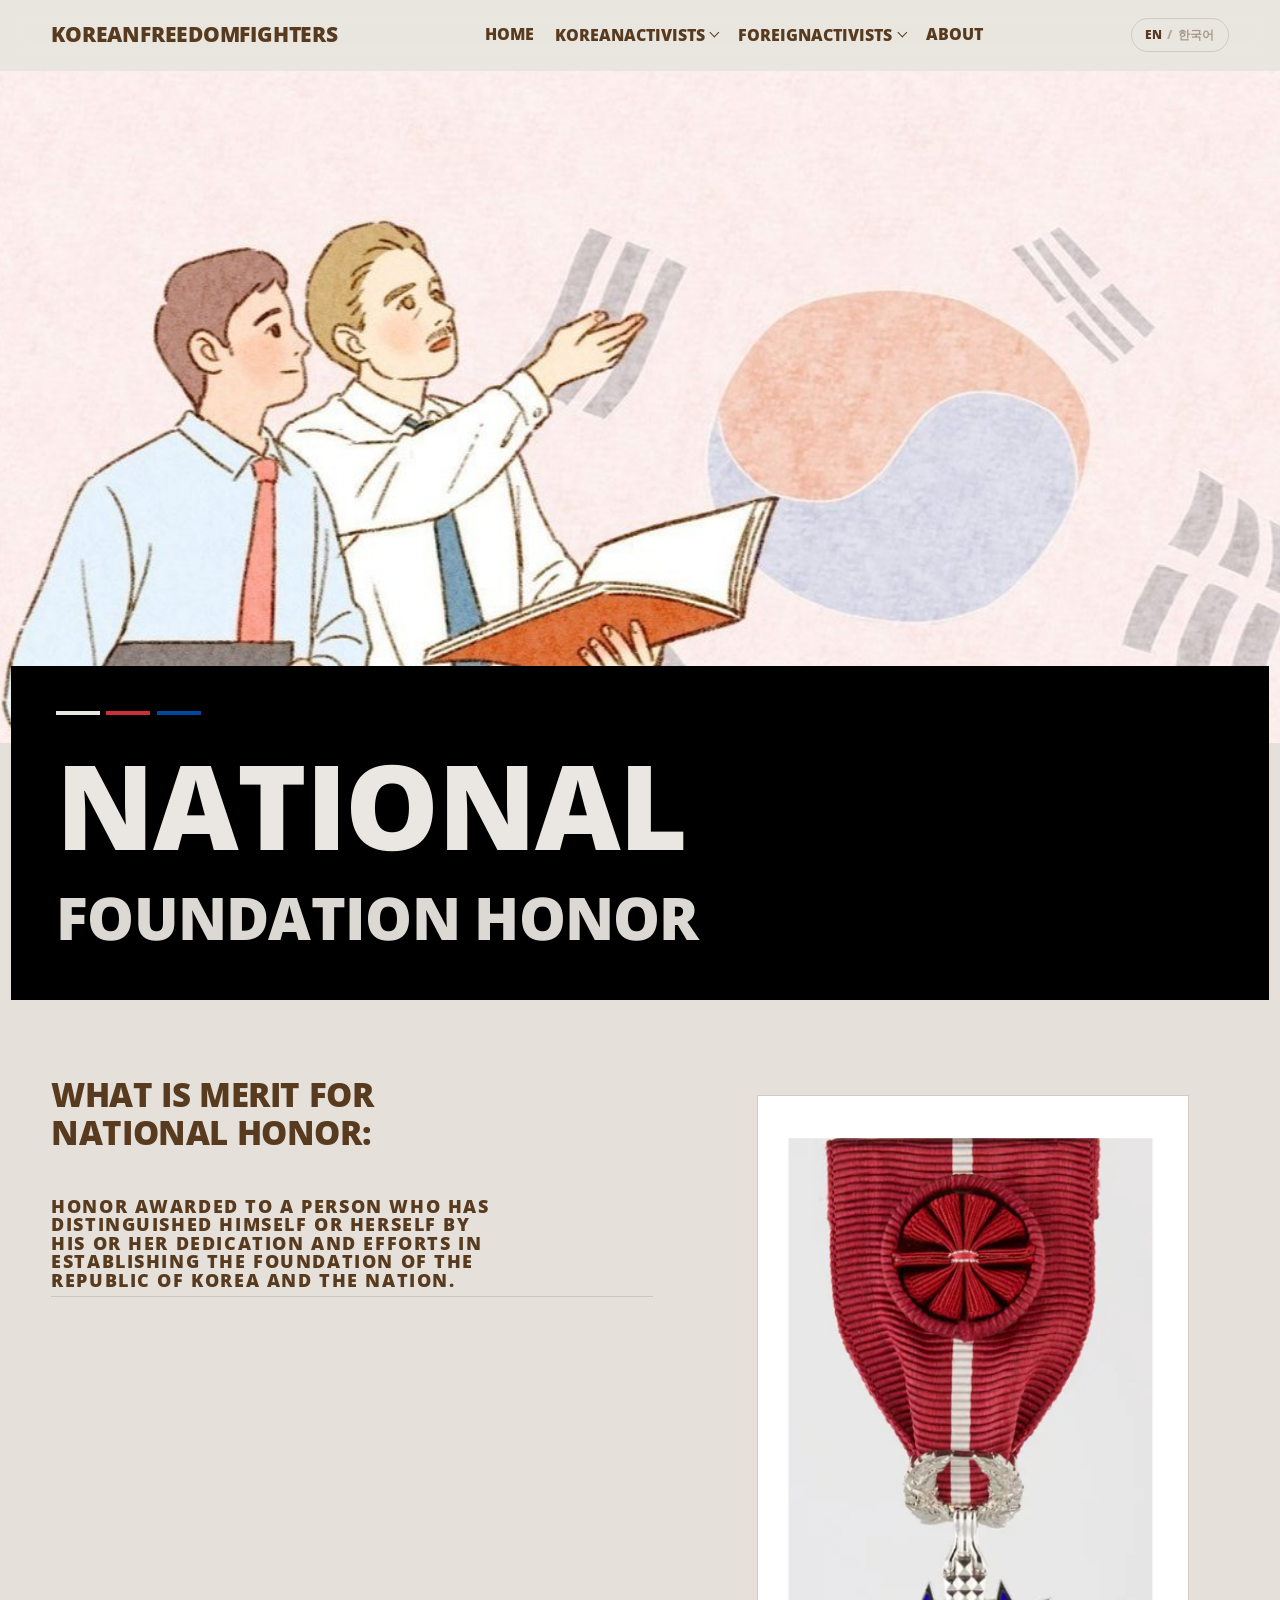
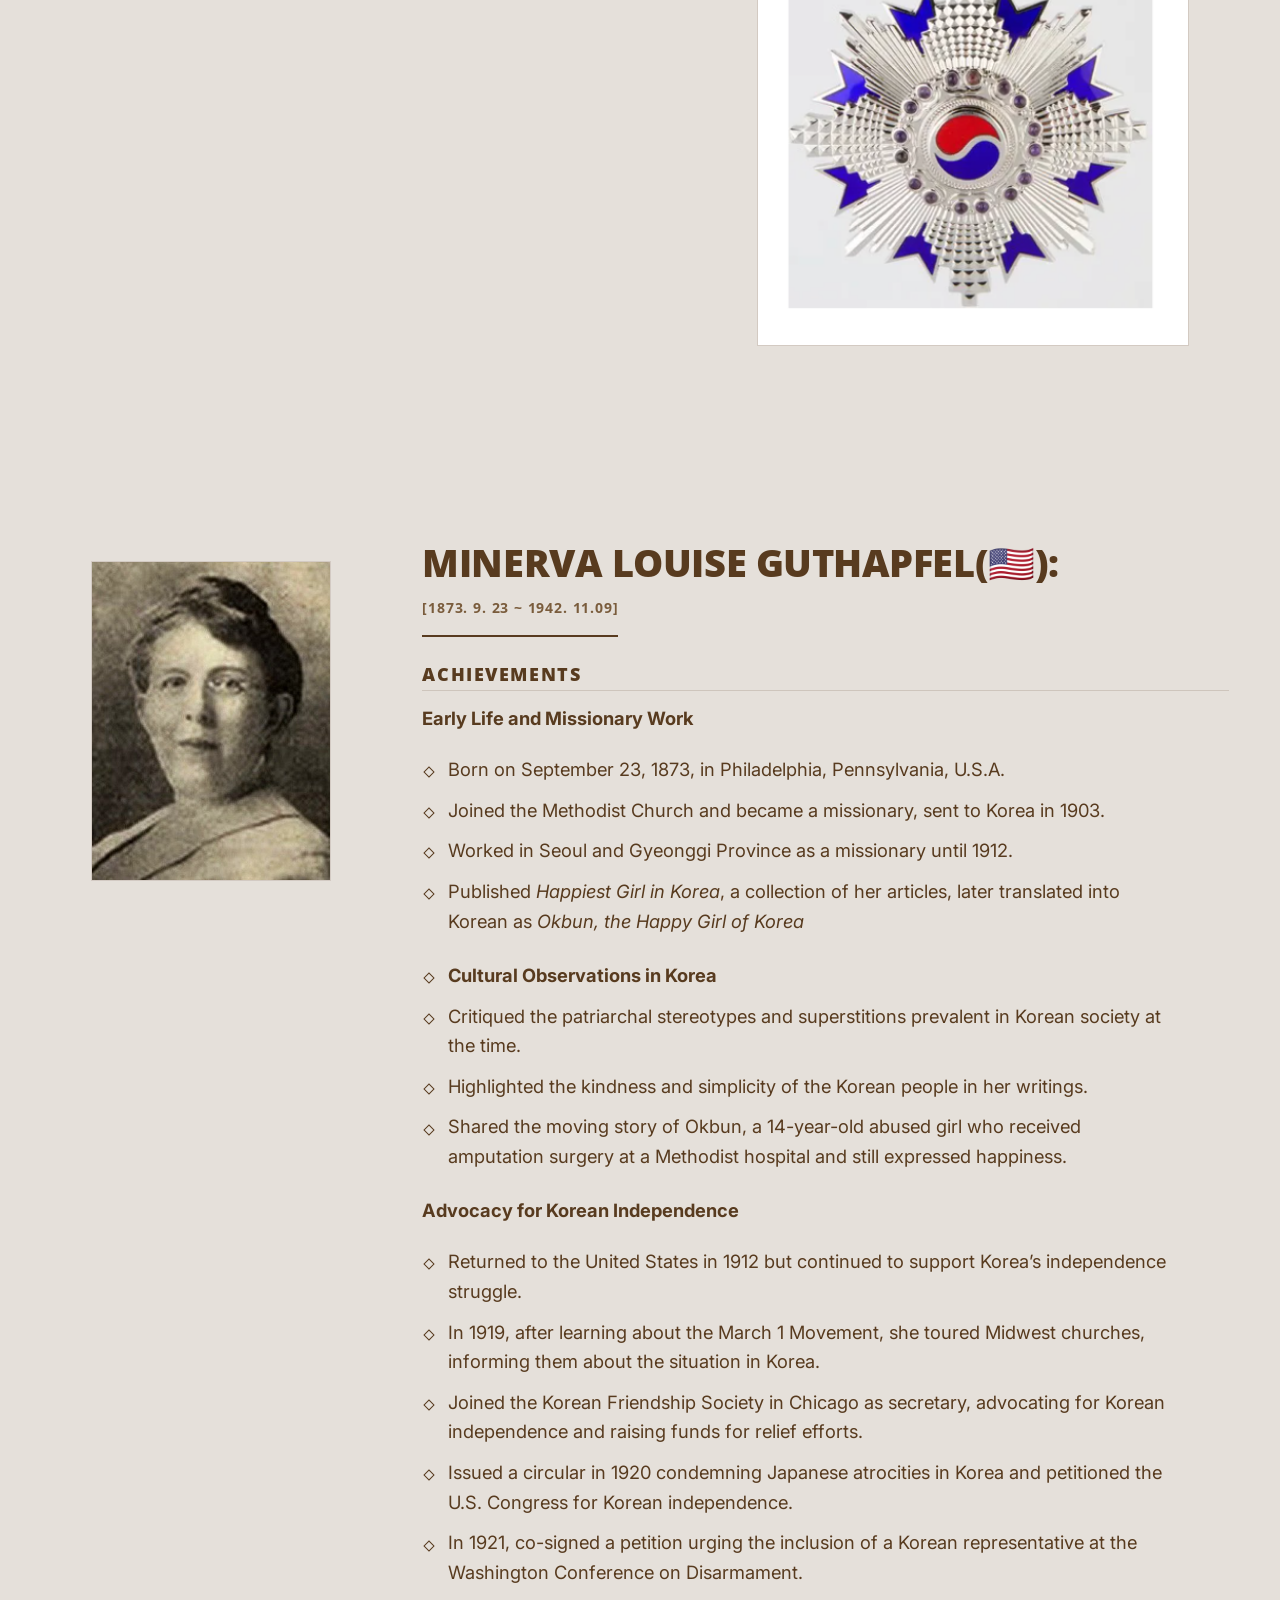
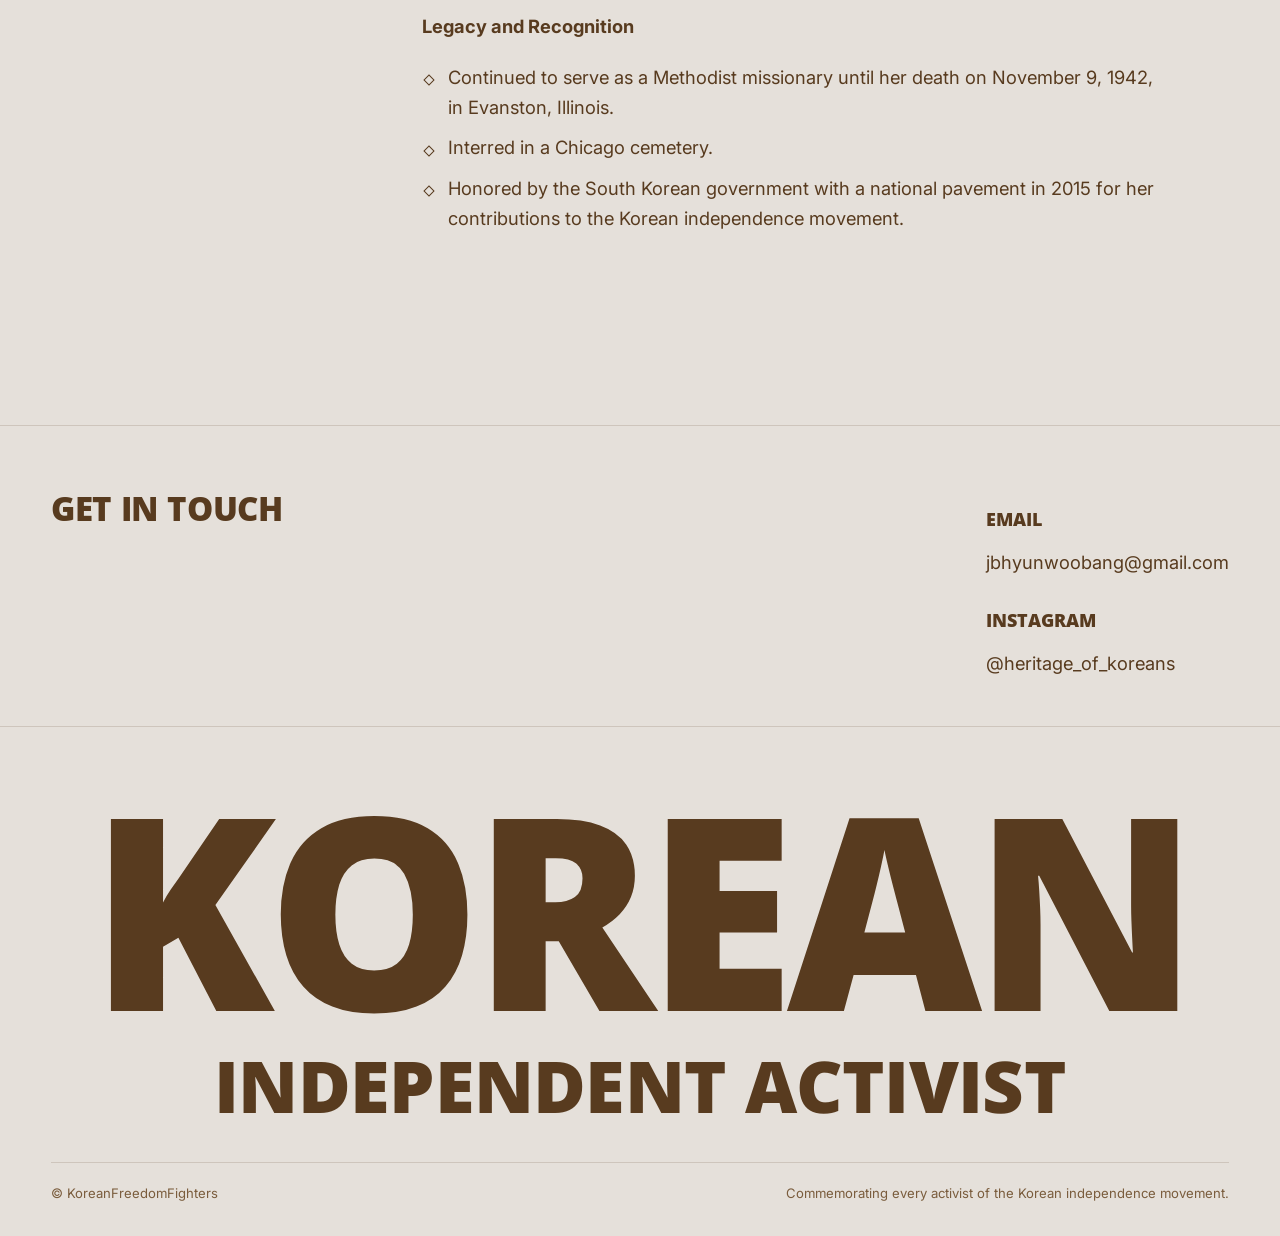
<file: foreign-national-award.html>
<!DOCTYPE html>
<html lang="en" data-lang="en">
<head>
<meta charset="utf-8">
<meta name="viewport" content="width=device-width, initial-scale=1">
<title>National Award — KoreanFreedomFighters</title>
<meta name="description" content="Born on September 23, 1873, in Philadelphia, Pennsylvania, U.S.A.">
<meta property="og:title" content="National Award — KoreanFreedomFighters">
<meta property="og:description" content="Born on September 23, 1873, in Philadelphia, Pennsylvania, U.S.A.">
<meta property="og:type" content="website">
<meta property="og:image" content="assets/10.jpg">
<link rel="preconnect" href="https://fonts.googleapis.com">
<link rel="preconnect" href="https://fonts.gstatic.com" crossorigin>
<link href="https://fonts.googleapis.com/css2?family=Open+Sans:wght@400;600;800&family=Inter:wght@400;500;600&display=swap" rel="stylesheet">
<link rel="stylesheet" href="styles.css">
</head>
<body data-menu="closed">
<a class="skip" href="#main"><span class="i18n" lang="en" data-en>Skip to content</span><span class="i18n" lang="ko" data-ko>본문으로 건너뛰기</span></a>

<header class="masthead">
  <div class="shell masthead__inner">
    <a class="wordmark" href="index.html">KoreanFreedomFighters</a>
    <nav class="nav" id="sitenav" aria-label="Main">
      <ul class="nav__list">
        <li><a class="nav__link" href="index.html"><span class="i18n" lang="en" data-en>Home</span><span class="i18n" lang="ko" data-ko>홈</span></a></li>
        <li class="nav__item" data-open="false">
        <button class="nav__toggle" type="button" aria-expanded="false" aria-controls="menu-korean"><span class="i18n" lang="en" data-en>KoreanActivists</span><span class="i18n" lang="ko" data-ko>한국인 독립운동가</span><span class="nav__caret" aria-hidden="true"></span></button>
        <ul class="nav__menu" id="menu-korean">
          <li><a href="korean-1st-class.html"><span class="i18n" lang="en" data-en>1st Class</span><span class="i18n" lang="ko" data-ko>대한민국장 (1등급)</span></a></li>
          <li><a href="korean-2nd-class.html"><span class="i18n" lang="en" data-en>2nd Class</span><span class="i18n" lang="ko" data-ko>대통령장 (2등급)</span></a></li>
          <li><a href="korean-3rd-class.html"><span class="i18n" lang="en" data-en>3rd Class</span><span class="i18n" lang="ko" data-ko>독립장 (3등급)</span></a></li>
          <li><a href="korean-4th-class.html"><span class="i18n" lang="en" data-en>4th Class</span><span class="i18n" lang="ko" data-ko>애국장 (4등급)</span></a></li>
          <li><a href="korean-5th-class.html"><span class="i18n" lang="en" data-en>5th Class</span><span class="i18n" lang="ko" data-ko>애족장 (5등급)</span></a></li>
          <li><a href="korean-national-award.html"><span class="i18n" lang="en" data-en>National Award</span><span class="i18n" lang="ko" data-ko>National Award</span></a></li>
        </ul>
      </li>
        <li class="nav__item" data-open="false">
        <button class="nav__toggle" type="button" aria-expanded="false" aria-controls="menu-foreign"><span class="i18n" lang="en" data-en>ForeignActivists</span><span class="i18n" lang="ko" data-ko>외국인 독립운동가</span><span class="nav__caret" aria-hidden="true"></span></button>
        <ul class="nav__menu" id="menu-foreign">
          <li><a href="foreign-1st-class.html"><span class="i18n" lang="en" data-en>1st Class</span><span class="i18n" lang="ko" data-ko>대한민국장 (1등급)</span></a></li>
          <li><a href="foreign-2nd-class.html"><span class="i18n" lang="en" data-en>2nd Class</span><span class="i18n" lang="ko" data-ko>대통령장 (2등급)</span></a></li>
          <li><a href="foreign-3rd-class.html"><span class="i18n" lang="en" data-en>3rd Class</span><span class="i18n" lang="ko" data-ko>독립장 (3등급)</span></a></li>
          <li><a href="foreign-4th-class.html"><span class="i18n" lang="en" data-en>4th Class</span><span class="i18n" lang="ko" data-ko>애국장 (4등급)</span></a></li>
          <li><a href="foreign-5th-class.html"><span class="i18n" lang="en" data-en>5th Class</span><span class="i18n" lang="ko" data-ko>애족장 (5등급)</span></a></li>
          <li><a href="foreign-national-award.html" aria-current="page"><span class="i18n" lang="en" data-en>National Award</span><span class="i18n" lang="ko" data-ko>National Award</span></a></li>
        </ul>
      </li>
        <li><a class="nav__link" href="about.html"><span class="i18n" lang="en" data-en>About</span><span class="i18n" lang="ko" data-ko>소개</span></a></li>
      </ul>
    </nav>
    <div class="masthead__actions">
      <button class="langtoggle" type="button" data-lang-toggle
              aria-label="Switch to Korean" title="Switch to Korean">
        <span class="langtoggle__on">EN</span><span class="langtoggle__sep">/</span><span class="langtoggle__off" lang="ko">한국어</span>
      </button>
      <button class="burger" type="button" aria-label="Menu" aria-expanded="false" aria-controls="sitenav">
        <span></span><span></span><span></span>
      </button>
    </div>
  </div>
</header>

<main id="main">
<section class="section hero">
  <div class="hero__media">
    <img src="assets/10.jpg" alt="" fetchpriority="high" decoding="async">
  </div>
  <div class="hero__slab reveal">
    <div class="hero__rule" aria-hidden="true"><i></i><i></i><i></i></div>
    <h1 class="h-hero"><span class="i18n" lang="en" data-en>National</span><span class="i18n" lang="ko" data-ko>건국포장</span></h1>
    <p class="h-hero-sub" role="doc-subtitle"><span class="i18n only-en" lang="en" data-en>Foundation Honor</span></p>
  </div>
</section>

<section class="section reveal">
  <div class="shell split">
    <div class="split__body">
      <h2 class="h-section"><span class="i18n" lang="en" data-en>What is Merit for National Honor:</span><span class="i18n" lang="ko" data-ko>국가 명예 공훈이란?</span></h2>
      <div class="prose"><h4 class="h-label"><span class="i18n" lang="en" data-en><strong>Honor awarded to A person who has distinguished himself or herself by his or her dedication and efforts in establishing the foundation of the Republic of Korea and the nation.</strong></span><span class="i18n" lang="ko" data-ko>대한민국과 국가의 기틀을 세우는 데 헌신하고 노력하여 뚜렷한 공적을 세운 사람에게 수여하는 포장입니다.</span></h4></div>
    </div>
    <figure class="split__media">
      <img src="assets/2024-12-04-10.10.27-2.png" alt="" loading="lazy" decoding="async">
    </figure>
  </div>
</section>

<article class="profile reveal" id="minerva-louise-guthapfel">
  <div class="shell profile__grid">
    <figure class="profile__aside">
      <img class="profile__portrait" src="assets/5260c4c3e34f8014b5778c46f7e25c5d.jpg" alt="Portrait of Minerva Louise Guthapfel(🇺🇸)" loading="lazy" decoding="async">
    </figure>
    <div class="profile__body">
      <h2 class="h-name profile__name">Minerva Louise Guthapfel(🇺🇸):</h2>
      <p class="profile__dates"><strong>[1873. 9. 23 ~ 1942. 11.09]</strong></p>
      <div class="prose"><h3 class="h-label"><span class="i18n" lang="en" data-en>Achievements</span><span class="i18n" lang="ko" data-ko>공적</span></h3>
        <p><span class="i18n" lang="en" data-en><strong>Early Life and Missionary Work</strong></span><span class="i18n" lang="ko" data-ko>생애 초기와 선교 활동</span></p>
        <ul>
        <li><span class="i18n" lang="en" data-en>Born on September 23, 1873, in Philadelphia, Pennsylvania, U.S.A.</span><span class="i18n" lang="ko" data-ko>1873년 9월 23일 미국 펜실베이니아주 필라델피아에서 태어났습니다.</span></li>
        <li><span class="i18n" lang="en" data-en>Joined the Methodist Church and became a missionary, sent to Korea in 1903.</span><span class="i18n" lang="ko" data-ko>감리교회에 입교하여 선교사가 되었으며, 1903년 한국에 파견되었습니다.</span></li>
        <li><span class="i18n" lang="en" data-en>Worked in Seoul and Gyeonggi Province as a missionary until 1912.</span><span class="i18n" lang="ko" data-ko>1912년까지 서울과 경기도에서 선교사로 활동하였습니다.</span></li>
        <li><span class="i18n" lang="en" data-en>Published <em>Happiest Girl in Korea</em>, a collection of her articles, later translated into Korean as <em>Okbun, the Happy Girl of Korea</em></span><span class="i18n" lang="ko" data-ko>자신의 글을 모은 『Happiest Girl in Korea』를 출간하였으며, 이 책은 뒤에 한국어로 『Okbun, the Happy Girl of Korea』라는 제목으로 번역되었습니다</span></li>
        </ul>
        <ul>
        <li><span class="i18n" lang="en" data-en><strong>Cultural Observations in Korea</strong></span><span class="i18n" lang="ko" data-ko>한국에서의 문화 관찰</span></li>
        <ul>
        <li><span class="i18n" lang="en" data-en>Critiqued the patriarchal stereotypes and superstitions prevalent in Korean society at the time.</span><span class="i18n" lang="ko" data-ko>당시 한국 사회에 널리 퍼져 있던 가부장적 고정관념과 미신을 비판하였습니다.</span></li>
        <li><span class="i18n" lang="en" data-en>Highlighted the kindness and simplicity of the Korean people in her writings.</span><span class="i18n" lang="ko" data-ko>저술에서 한국인의 친절함과 소박함을 부각하였습니다.</span></li>
        <li><span class="i18n" lang="en" data-en>Shared the moving story of Okbun, a 14-year-old abused girl who received amputation surgery at a Methodist hospital and still expressed happiness.</span><span class="i18n" lang="ko" data-ko>학대를 받다가 감리교 병원에서 절단 수술을 받고도 행복하다고 말한 열네 살 소녀 옥분의 감동적인 이야기를 전하였습니다.</span></li>
        </ul>
        <p><span class="i18n" lang="en" data-en><strong>Advocacy for Korean Independence</strong></span><span class="i18n" lang="ko" data-ko>한국 독립 지지 활동</span></p>
        <ul>
        <li><span class="i18n" lang="en" data-en>Returned to the United States in 1912 but continued to support Korea’s independence struggle.</span><span class="i18n" lang="ko" data-ko>1912년 미국으로 돌아갔으나 한국의 독립운동에 대한 지원을 계속하였습니다.</span></li>
        <li><span class="i18n" lang="en" data-en>In 1919, after learning about the March 1 Movement, she toured Midwest churches, informing them about the situation in Korea.</span><span class="i18n" lang="ko" data-ko>1919년 3·1운동 소식을 접한 뒤 중서부 지역의 교회들을 순회하며 한국의 상황을 알렸습니다.</span></li>
        <li><span class="i18n" lang="en" data-en>Joined the Korean Friendship Society in Chicago as secretary, advocating for Korean independence and raising funds for relief efforts.</span><span class="i18n" lang="ko" data-ko>시카고 한국친우회에 서기로 참여하여 한국의 독립을 호소하고 구호 자금을 모았습니다.</span></li>
        <li><span class="i18n" lang="en" data-en>Issued a circular in 1920 condemning Japanese atrocities in Korea and petitioned the U.S. Congress for Korean independence.</span><span class="i18n" lang="ko" data-ko>1920년 일제가 한국에서 저지른 만행을 규탄하는 회람문을 발행하고, 미국 의회에 한국의 독립을 청원하였습니다.</span></li>
        <li><span class="i18n" lang="en" data-en>In 1921, co-signed a petition urging the inclusion of a Korean representative at the Washington Conference on Disarmament.</span><span class="i18n" lang="ko" data-ko>1921년 워싱턴 군축회의에 한국 대표를 포함시킬 것을 요구하는 청원에 함께 서명하였습니다.</span></li>
        </ul>
        <p><span class="i18n" lang="en" data-en><strong>Legacy and Recognition</strong></span><span class="i18n" lang="ko" data-ko>유산과 서훈</span></p>
        <ul>
        <li><span class="i18n" lang="en" data-en>Continued to serve as a Methodist missionary until her death on November 9, 1942, in Evanston, Illinois.</span><span class="i18n" lang="ko" data-ko>1942년 11월 9일 일리노이주 에번스턴에서 별세할 때까지 감리교 선교사로 봉직하였습니다.</span></li>
        <li><span class="i18n" lang="en" data-en>Interred in a Chicago cemetery.</span><span class="i18n" lang="ko" data-ko>시카고의 한 묘지에 안장되었습니다.</span></li>
        <li><span class="i18n" lang="en" data-en>Honored by the South Korean government with a national pavement in 2015 for her contributions to the Korean independence movement.</span><span class="i18n" lang="ko" data-ko>2015년 대한민국 정부는 한국 독립운동에 기여한 공로로 그에게 국민포장을 수여하였습니다.</span></li>
        </ul>
        </ul></div>
    </div>
  </div>
</article>
</main>

<footer class="footer">
  <div class="shell">
    <div class="footer__top">
      <h2 class="h-section"><span class="i18n" lang="en" data-en><strong>Get in Touch</strong></span><span class="i18n" lang="ko" data-ko>연락처</span></h2>
      <div class="footer__contact">
        <a href="mailto:jbhyunwoobang@gmail.com"><span class="i18n" lang="en" data-en><a href="mailto:jbhyunwoobang@gmail.com?">Email</a></span><span class="i18n" lang="ko" data-ko>이메일</span> <span>jbhyunwoobang@gmail.com</span></a>
        <a href="https://www.instagram.com/heritage_of_koreans/" target="_blank" rel="noopener"><span class="i18n" lang="en" data-en><a href="https://www.instagram.com/heritage_of_koreans/">INSTAGRAM</a></span><span class="i18n" lang="ko" data-ko>인스타그램</span> <span>@heritage_of_koreans</span></a>
      </div>
    </div>
  </div>
  <div class="footer__mark" aria-hidden="true">
    <span class="mark-lg"><span class="i18n" lang="en" data-en>Korean</span><span class="i18n" lang="ko" data-ko>한국의</span></span>
    <span class="mark-sm"><span class="i18n" lang="en" data-en>Independent ACtivist</span><span class="i18n" lang="ko" data-ko>독립운동가</span></span>
  </div>
  <div class="shell">
    <div class="footer__legal">
      <p>&copy; KoreanFreedomFighters</p>
      <p><span class="i18n" lang="en" data-en>Commemorating every activist of the Korean independence movement.</span><span class="i18n" lang="ko" data-ko>한국 독립운동에 참여한 모든 독립운동가를 기억하였습니다.</span></p>
    </div>
  </div>
</footer>

<button class="totop" type="button" aria-label="Back to top">
  <svg width="16" height="16" viewBox="0 0 16 16" fill="none" aria-hidden="true">
    <path d="M8 13V3M8 3L3.5 7.5M8 3l4.5 4.5" stroke="currentColor" stroke-width="1.8"
          stroke-linecap="round" stroke-linejoin="round"/>
  </svg>
</button>

<script src="app.js" defer></script>
</body>
</html>
</file>
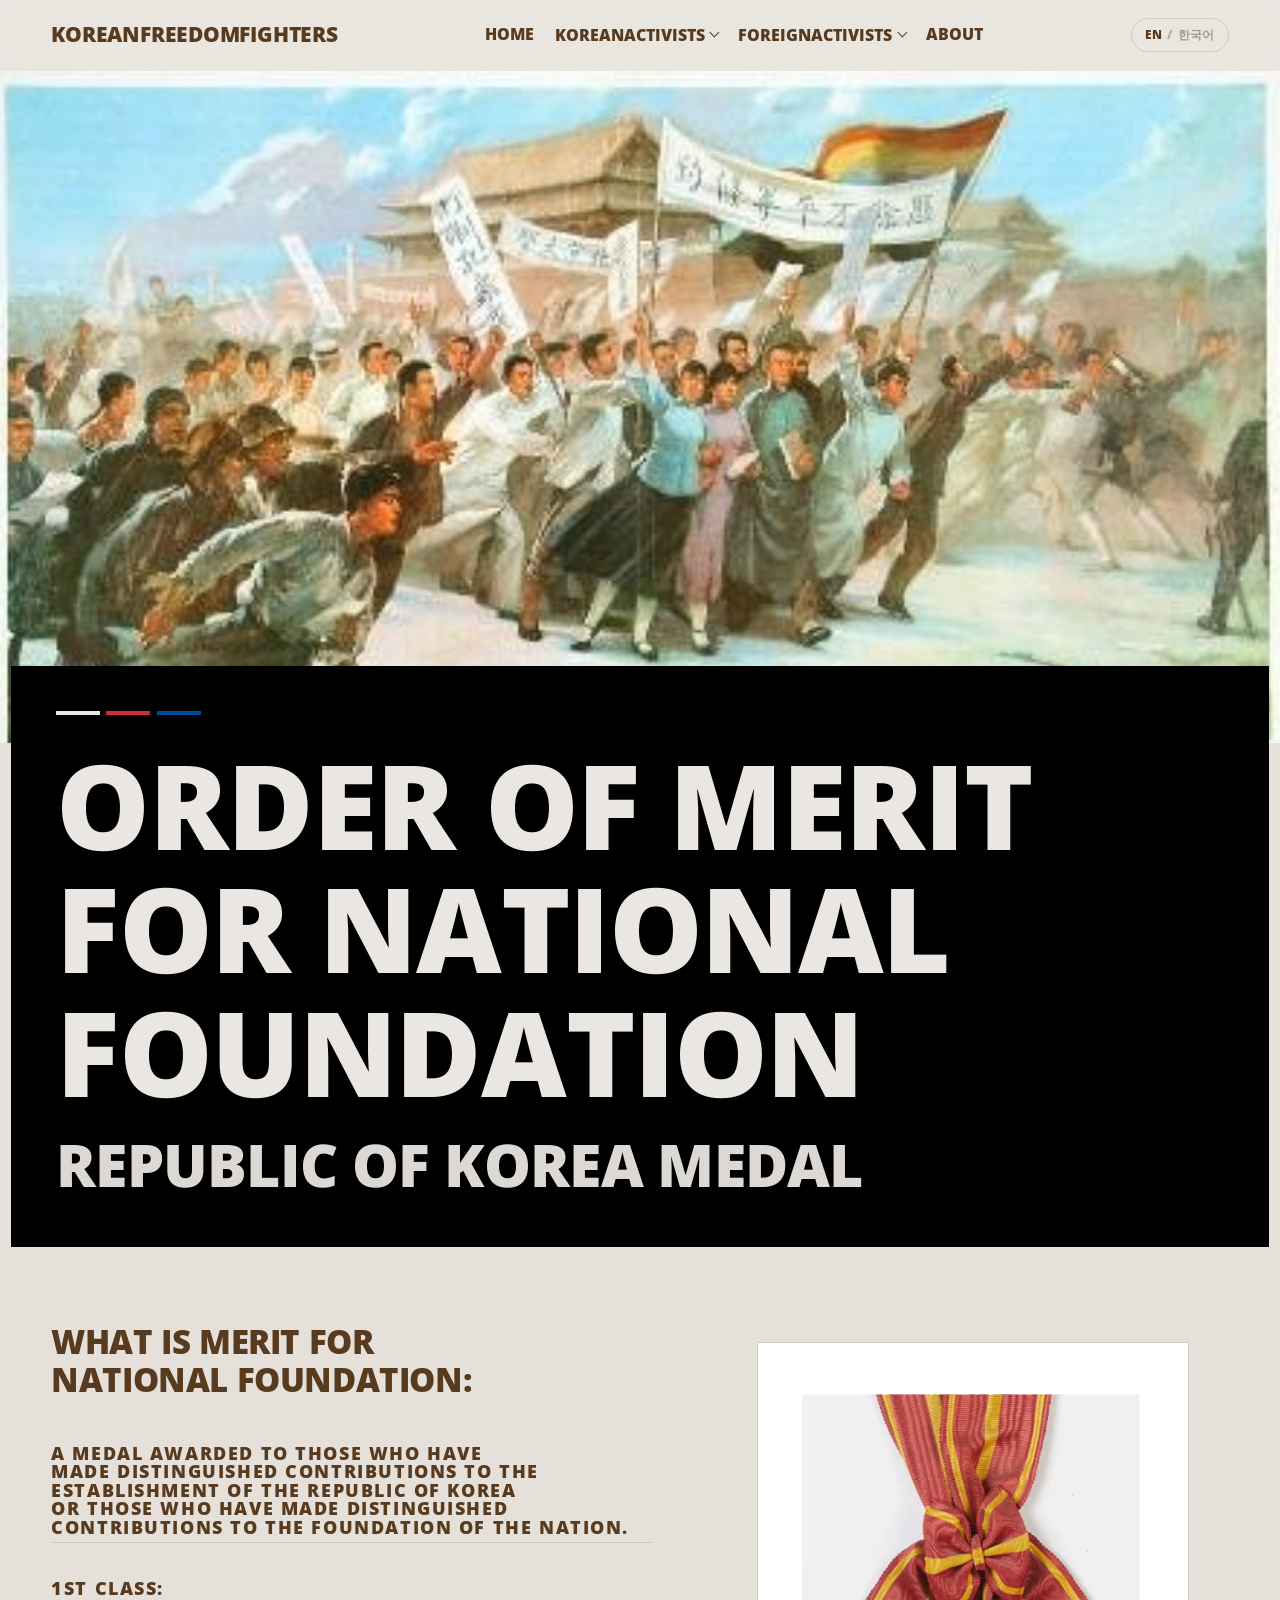
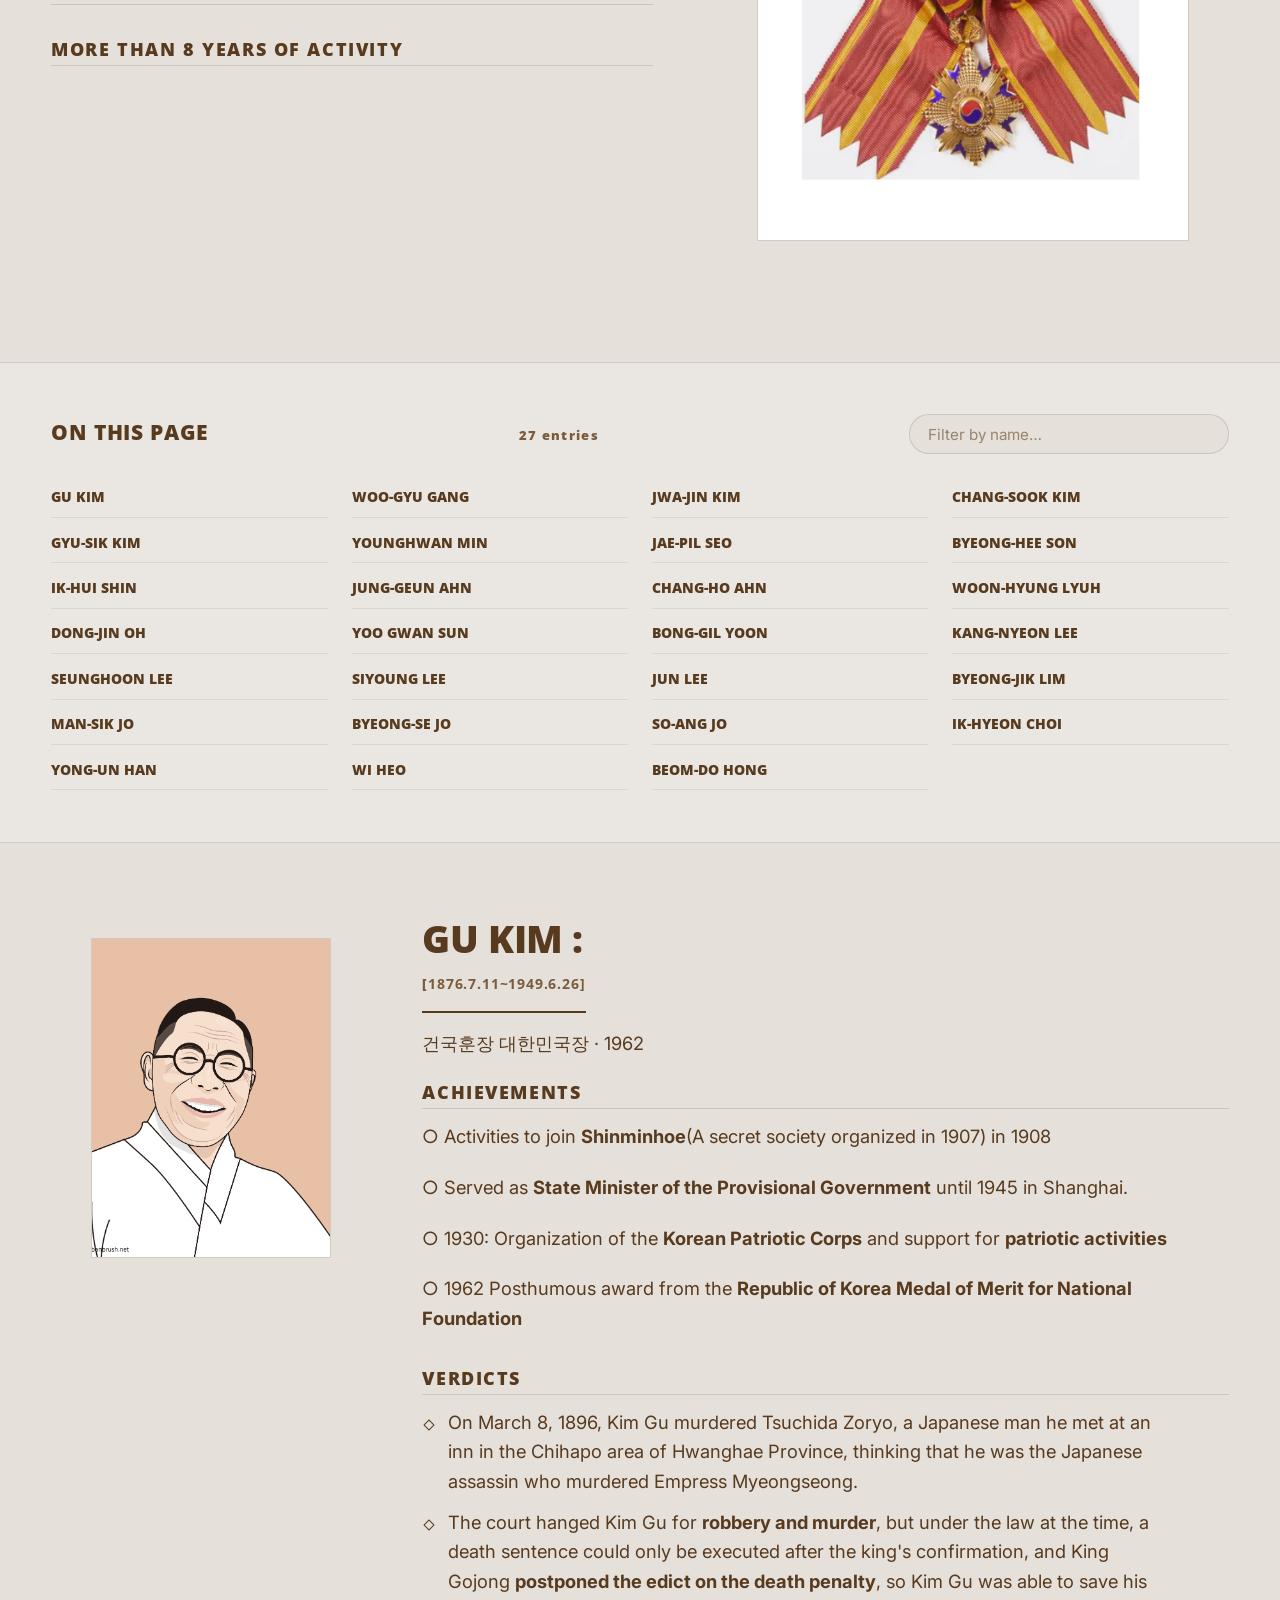
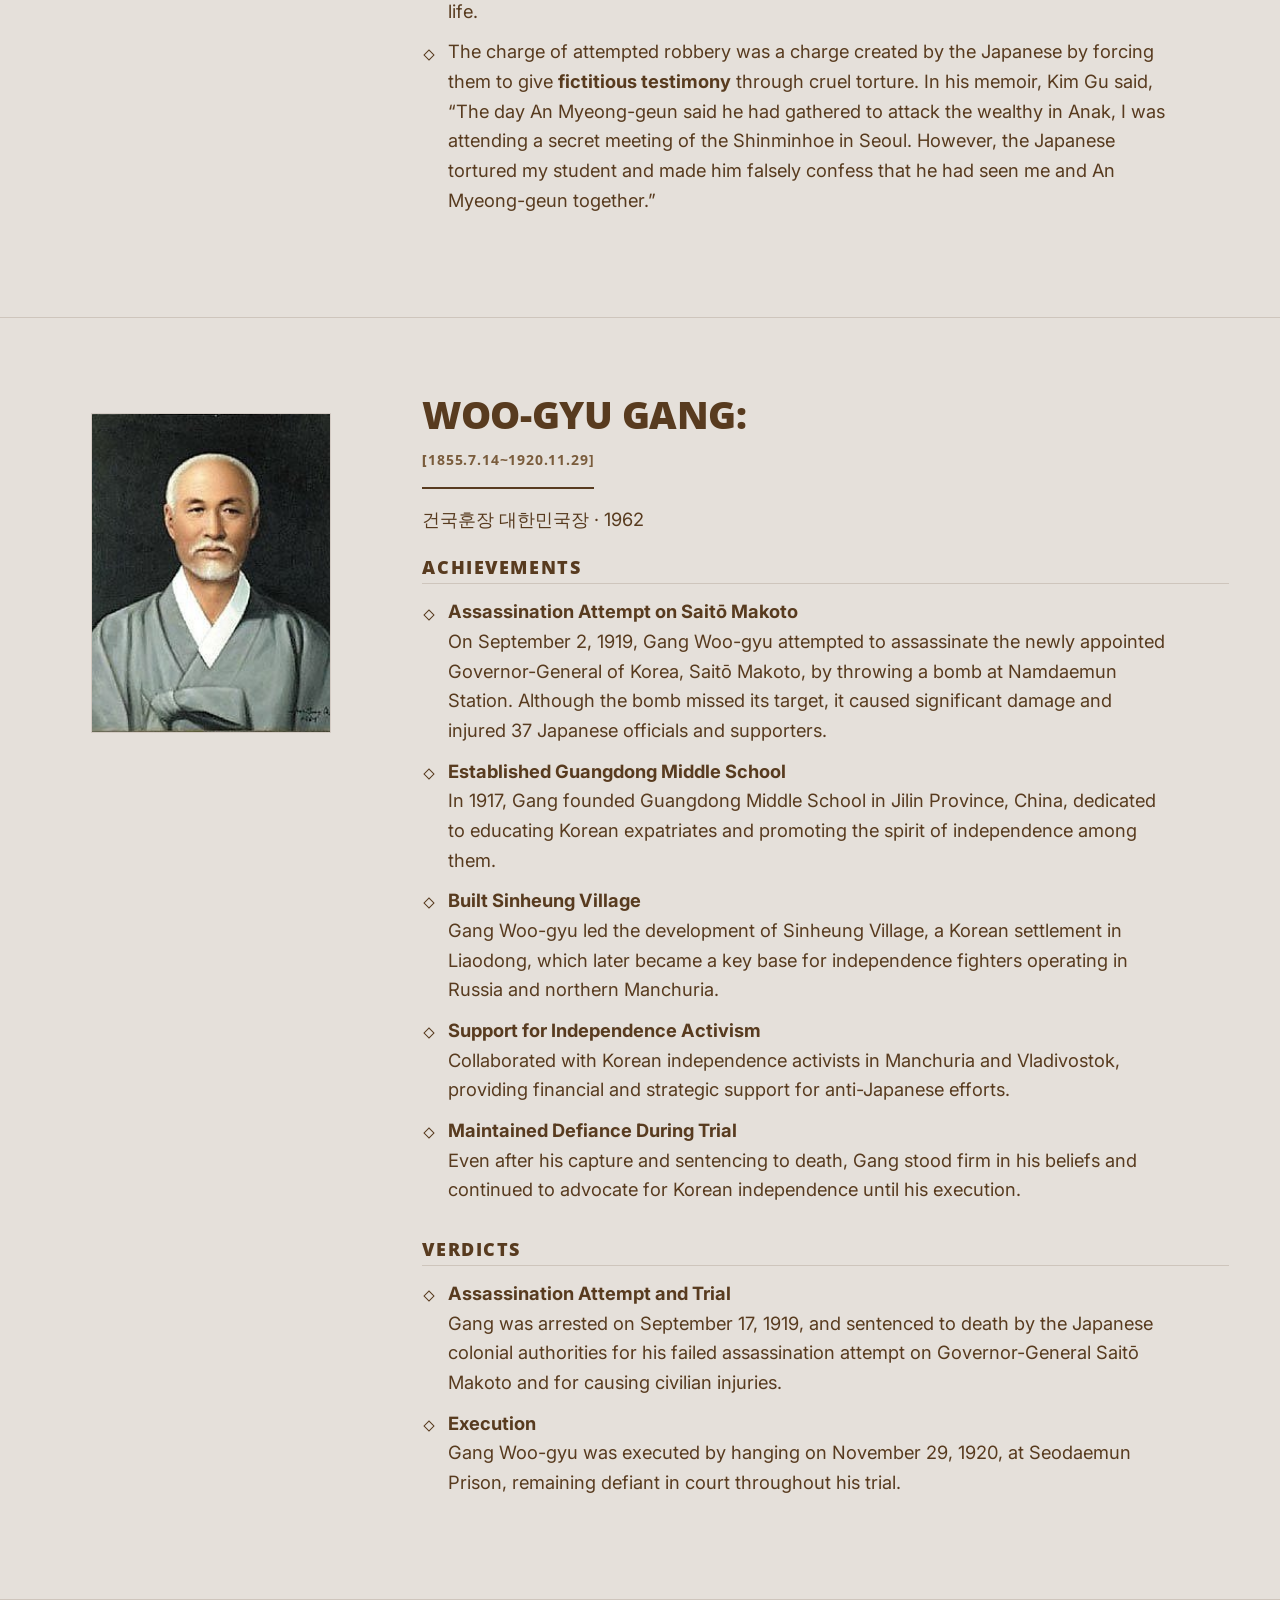
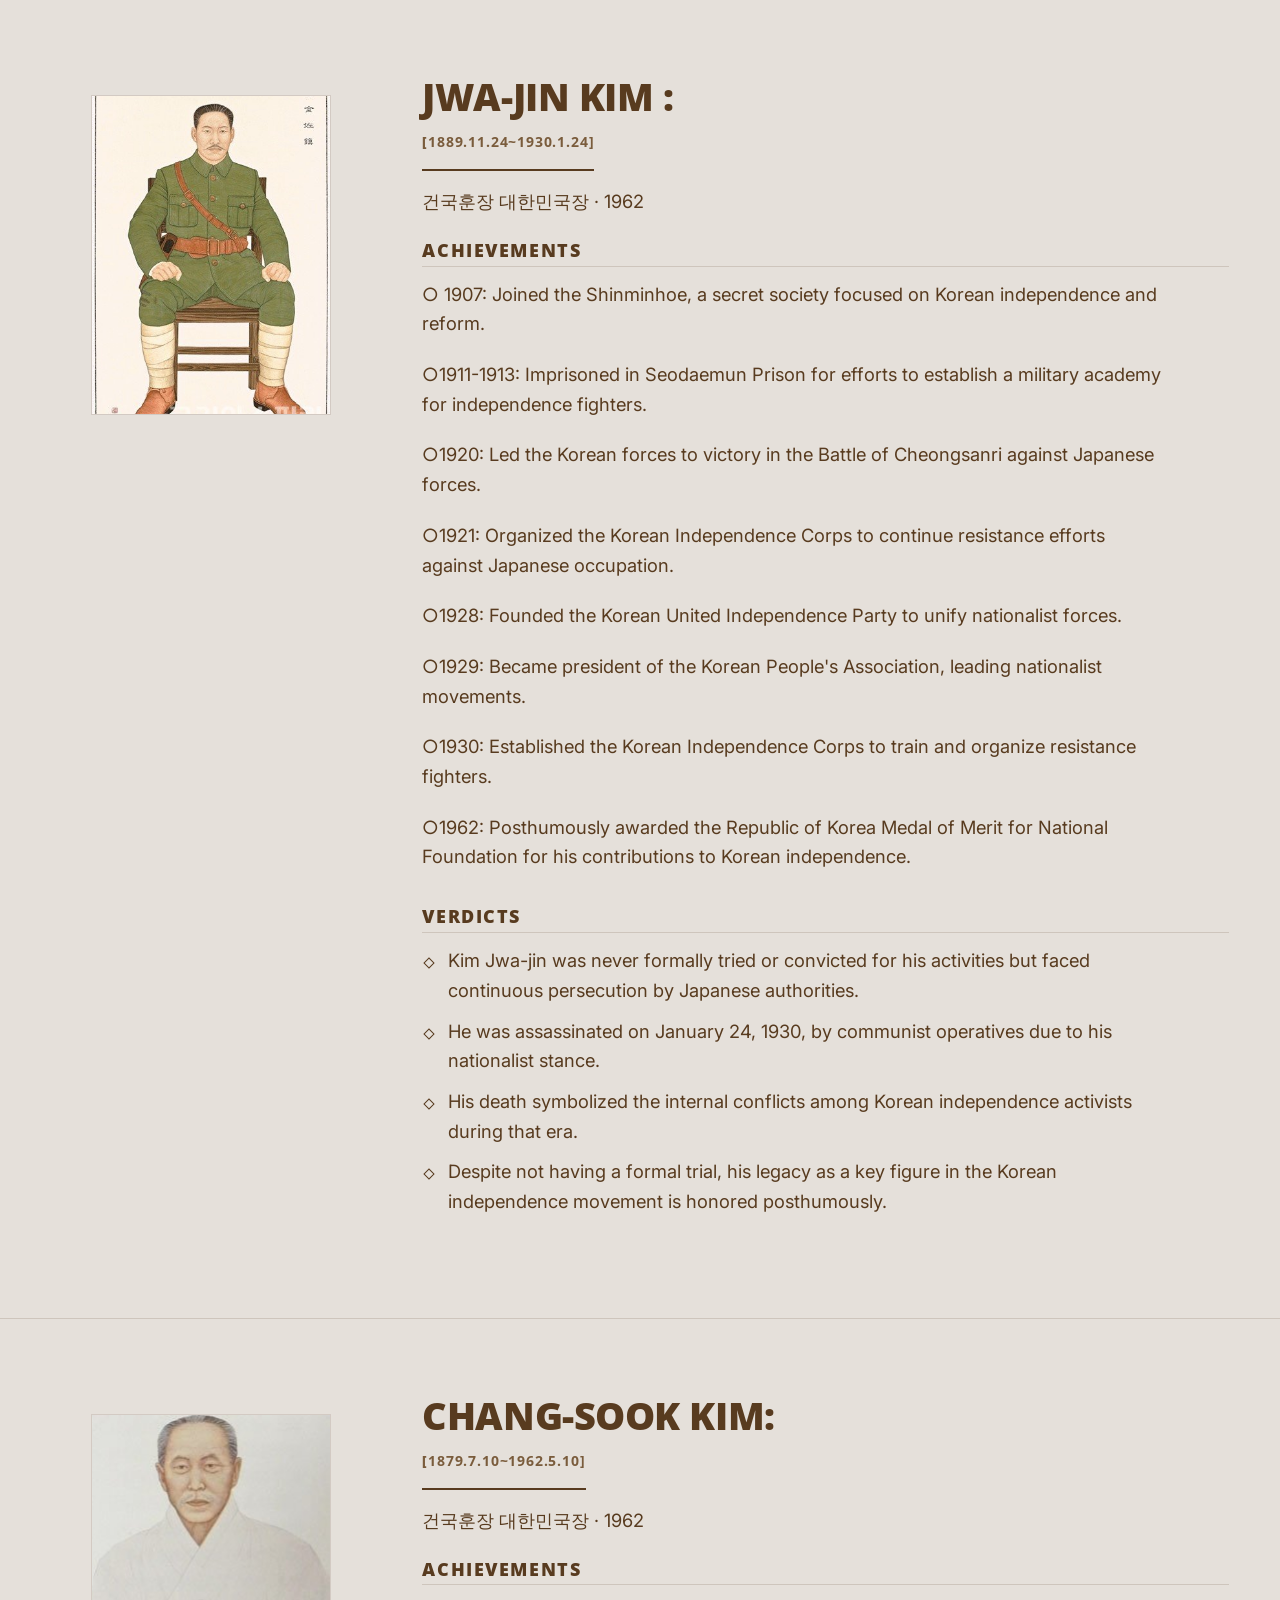
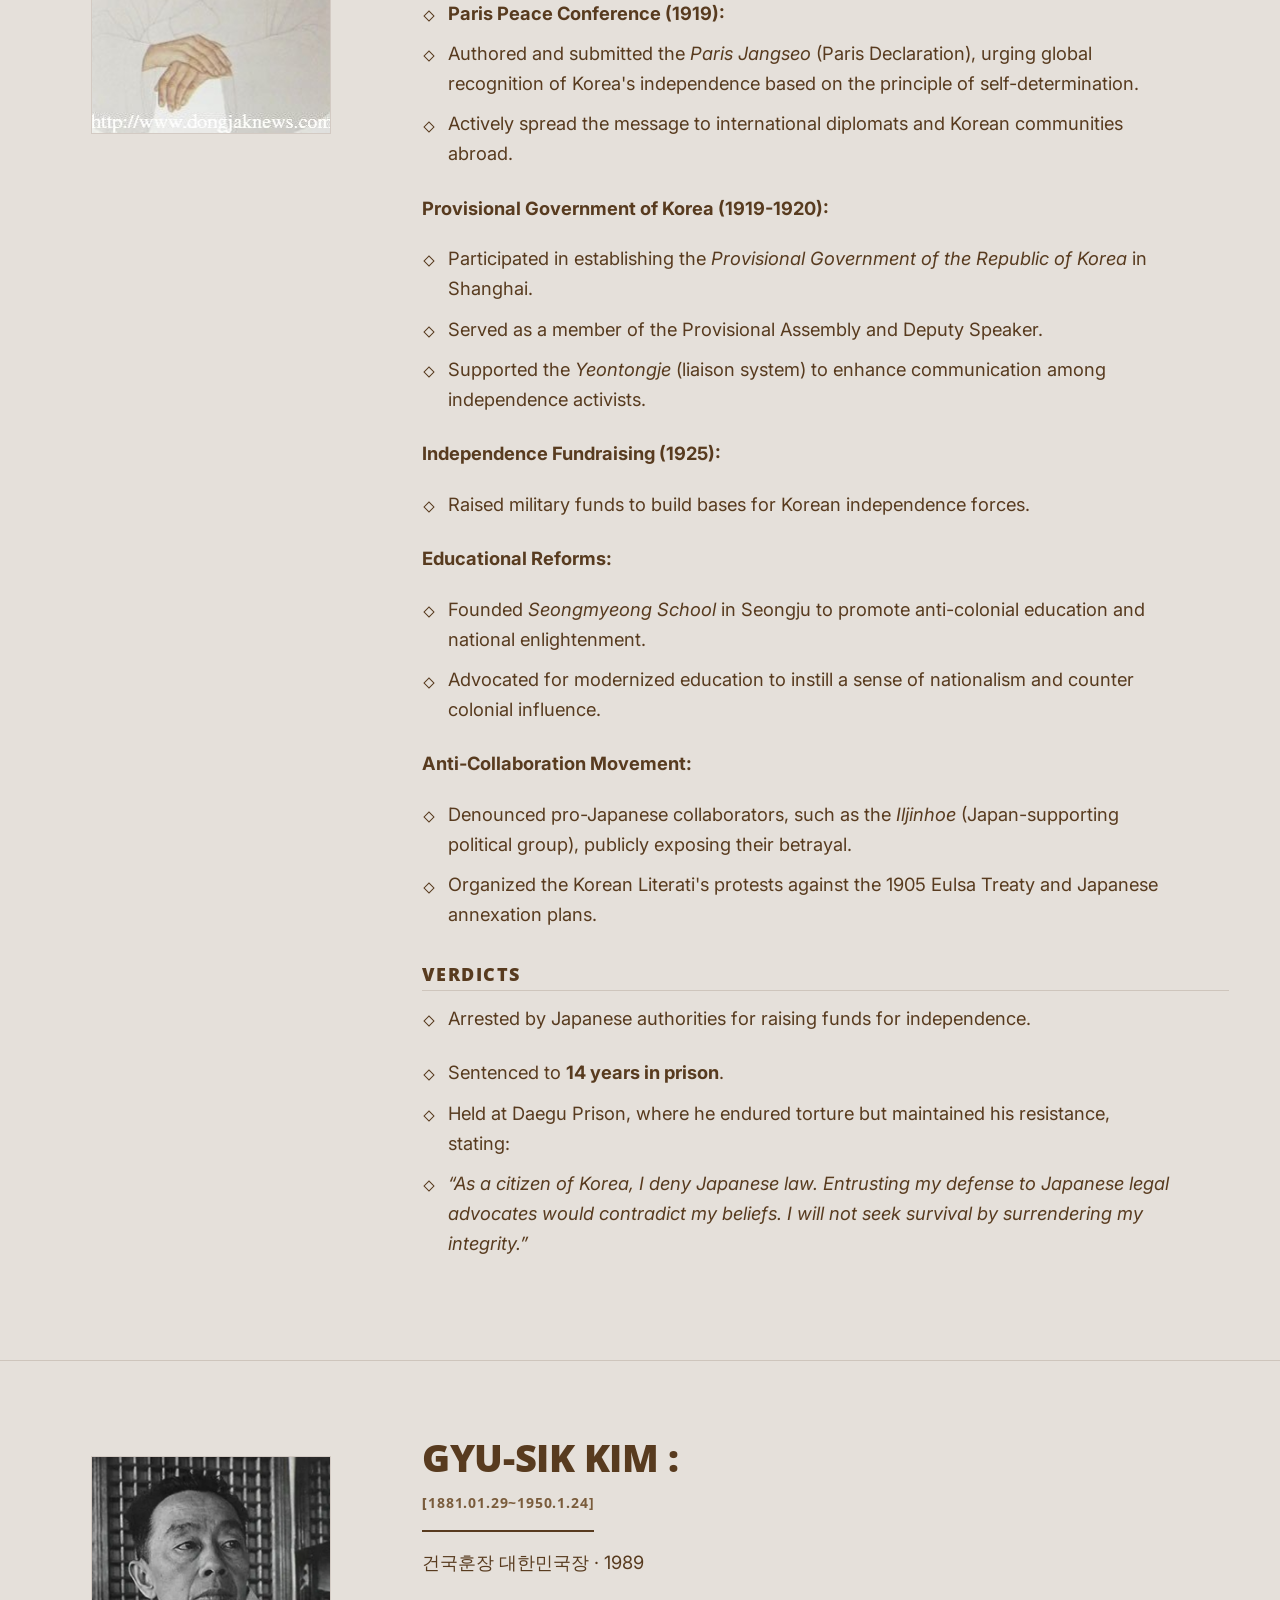
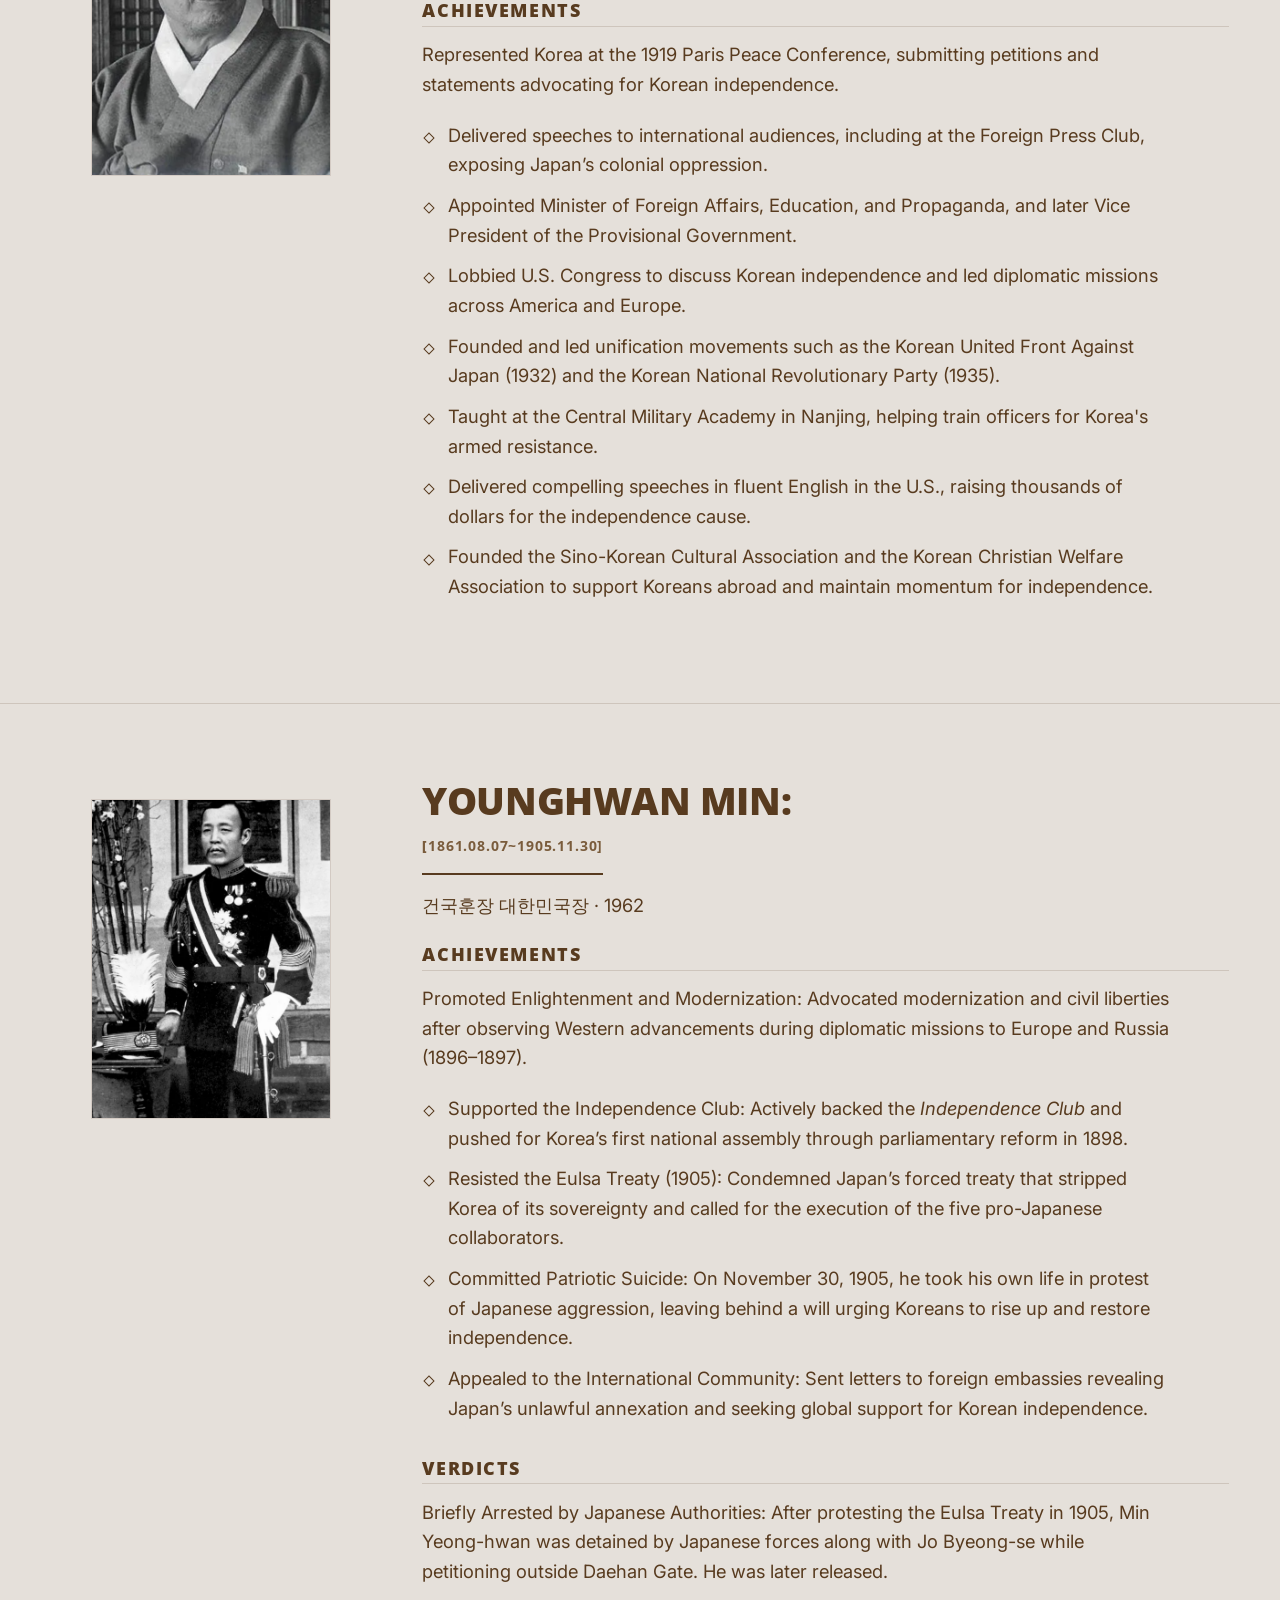
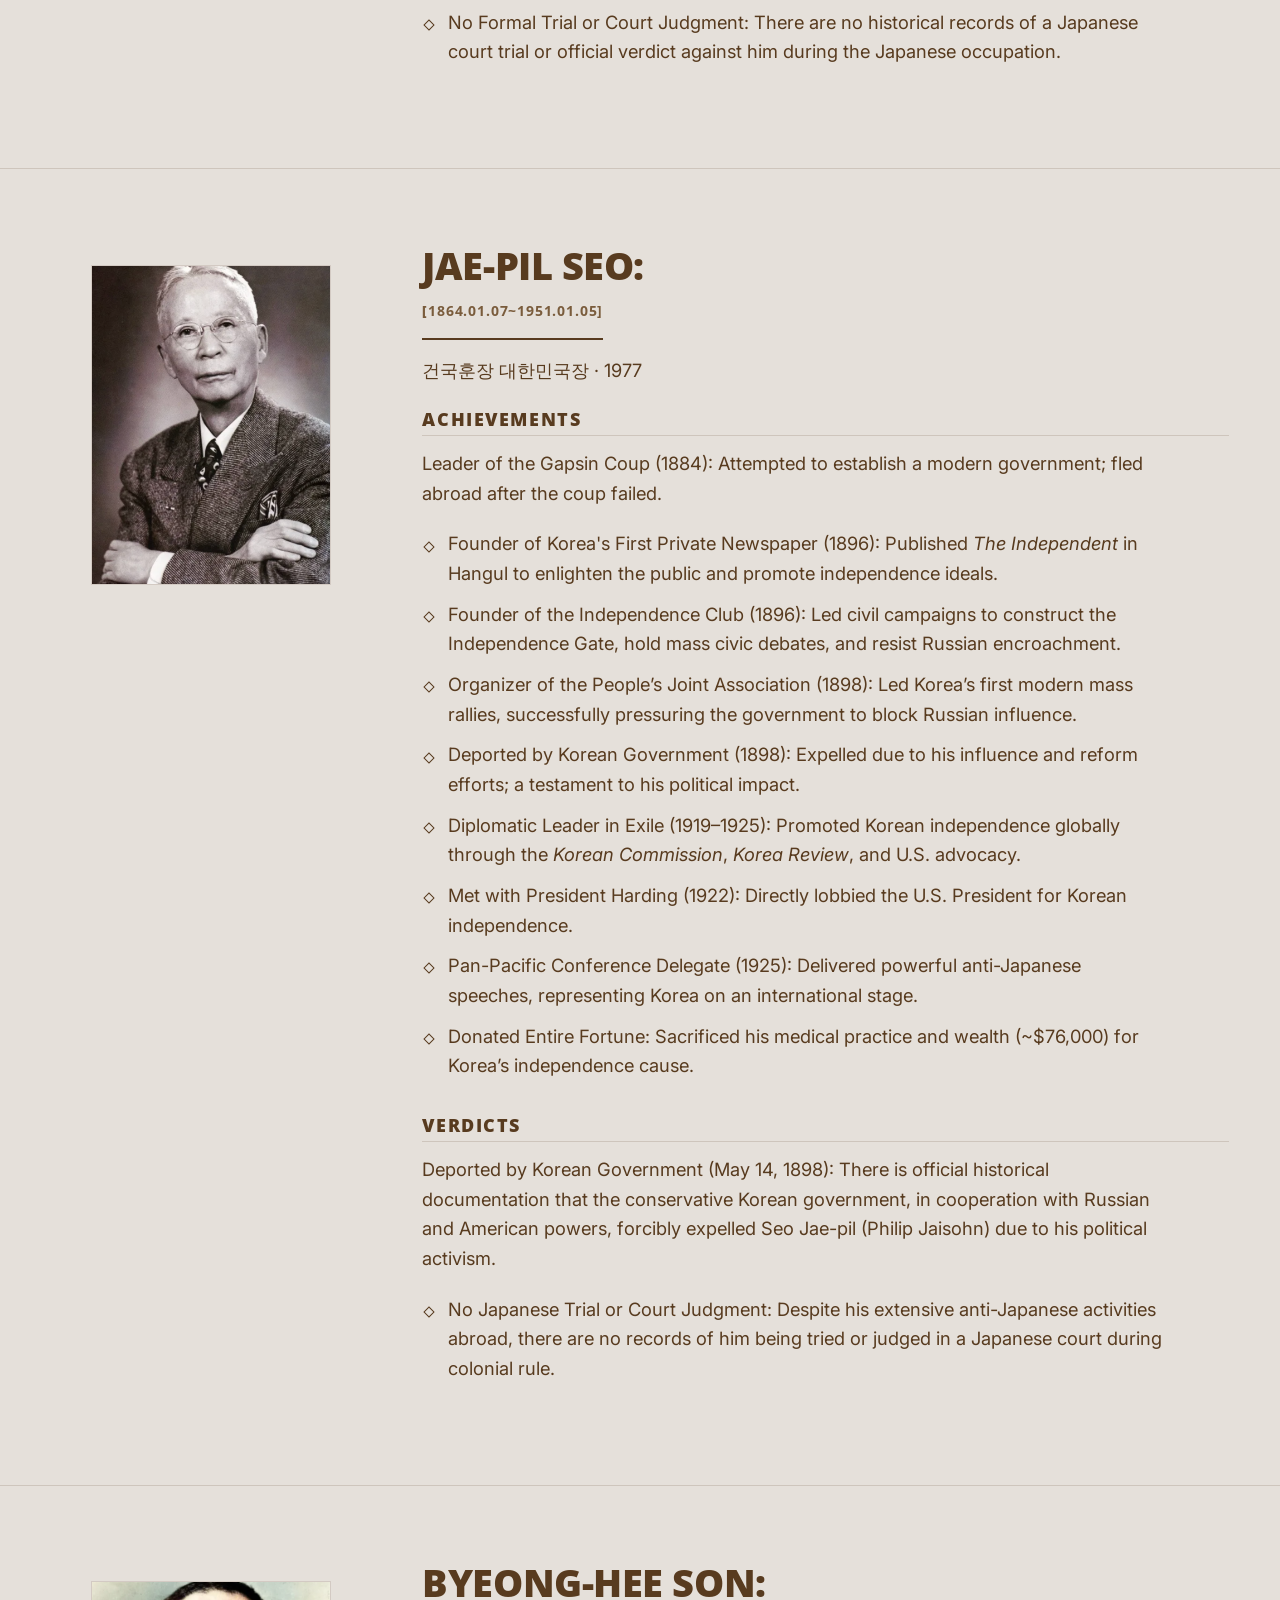
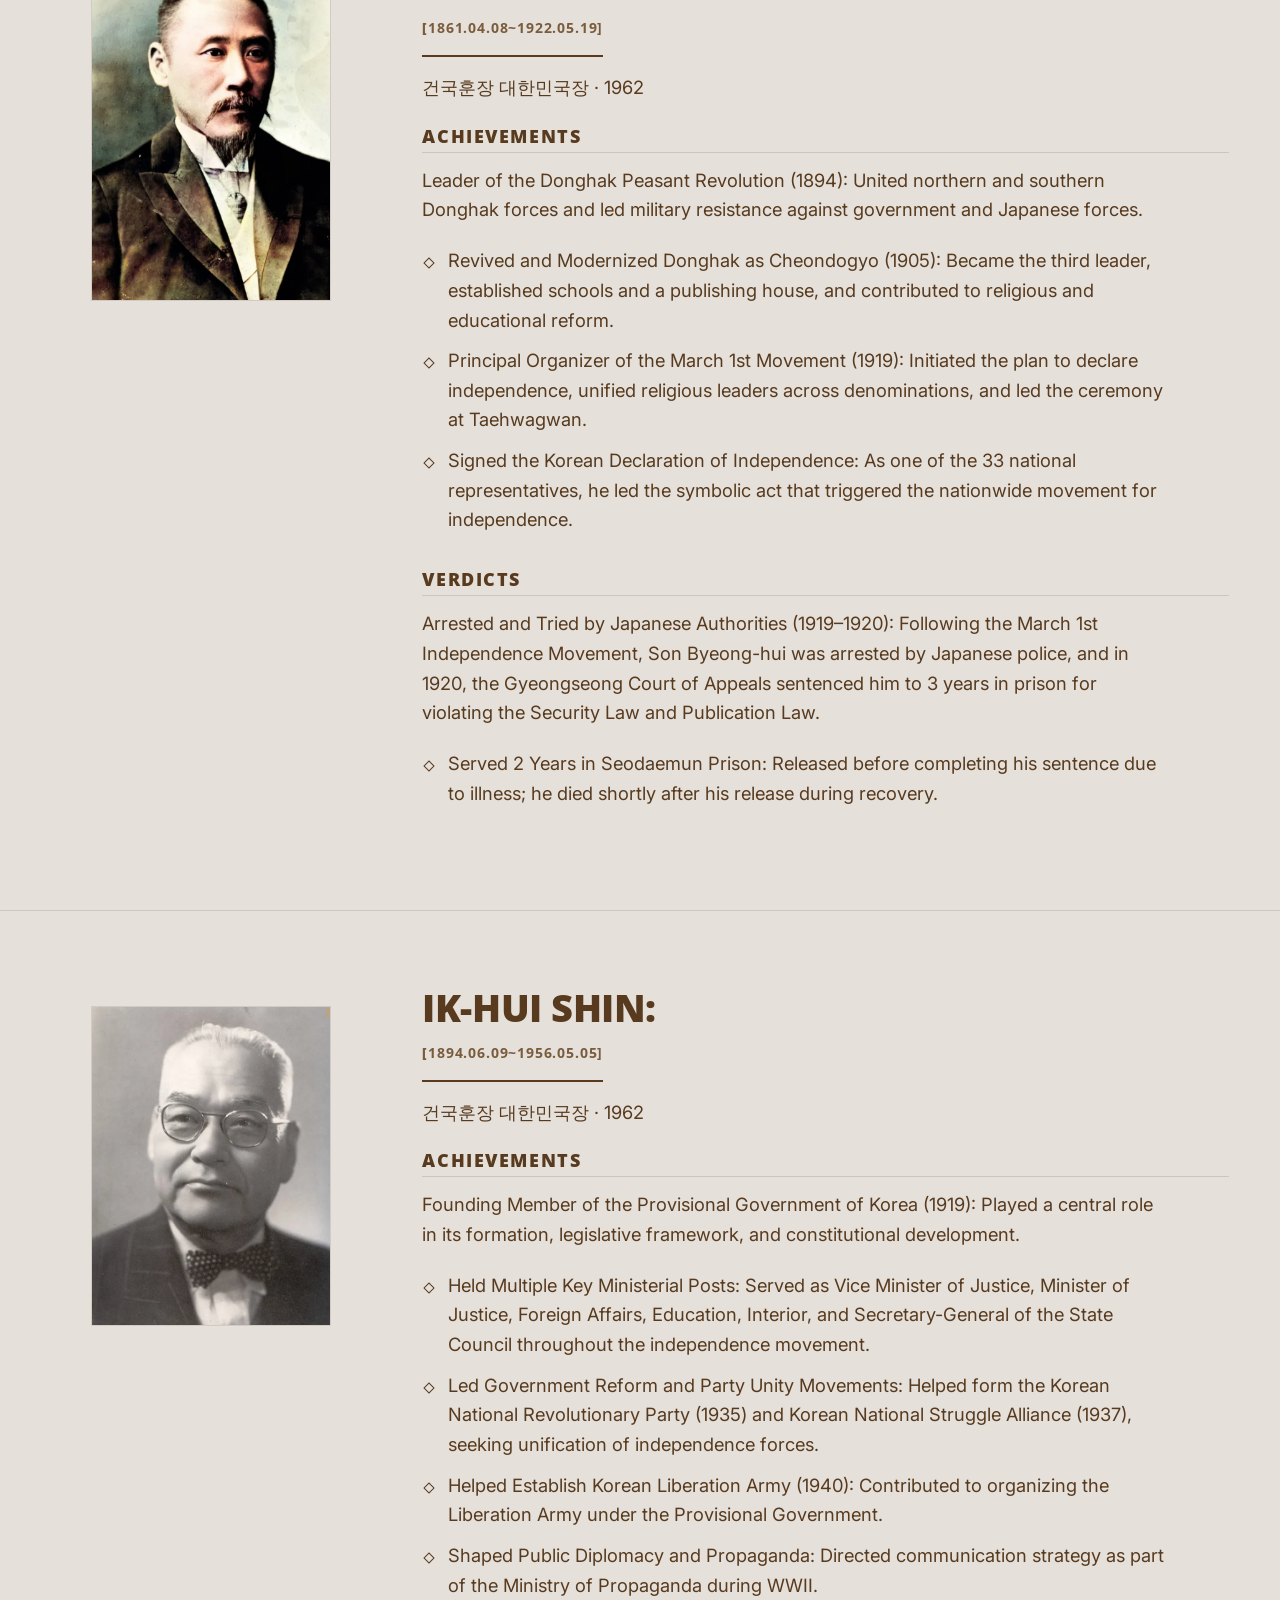
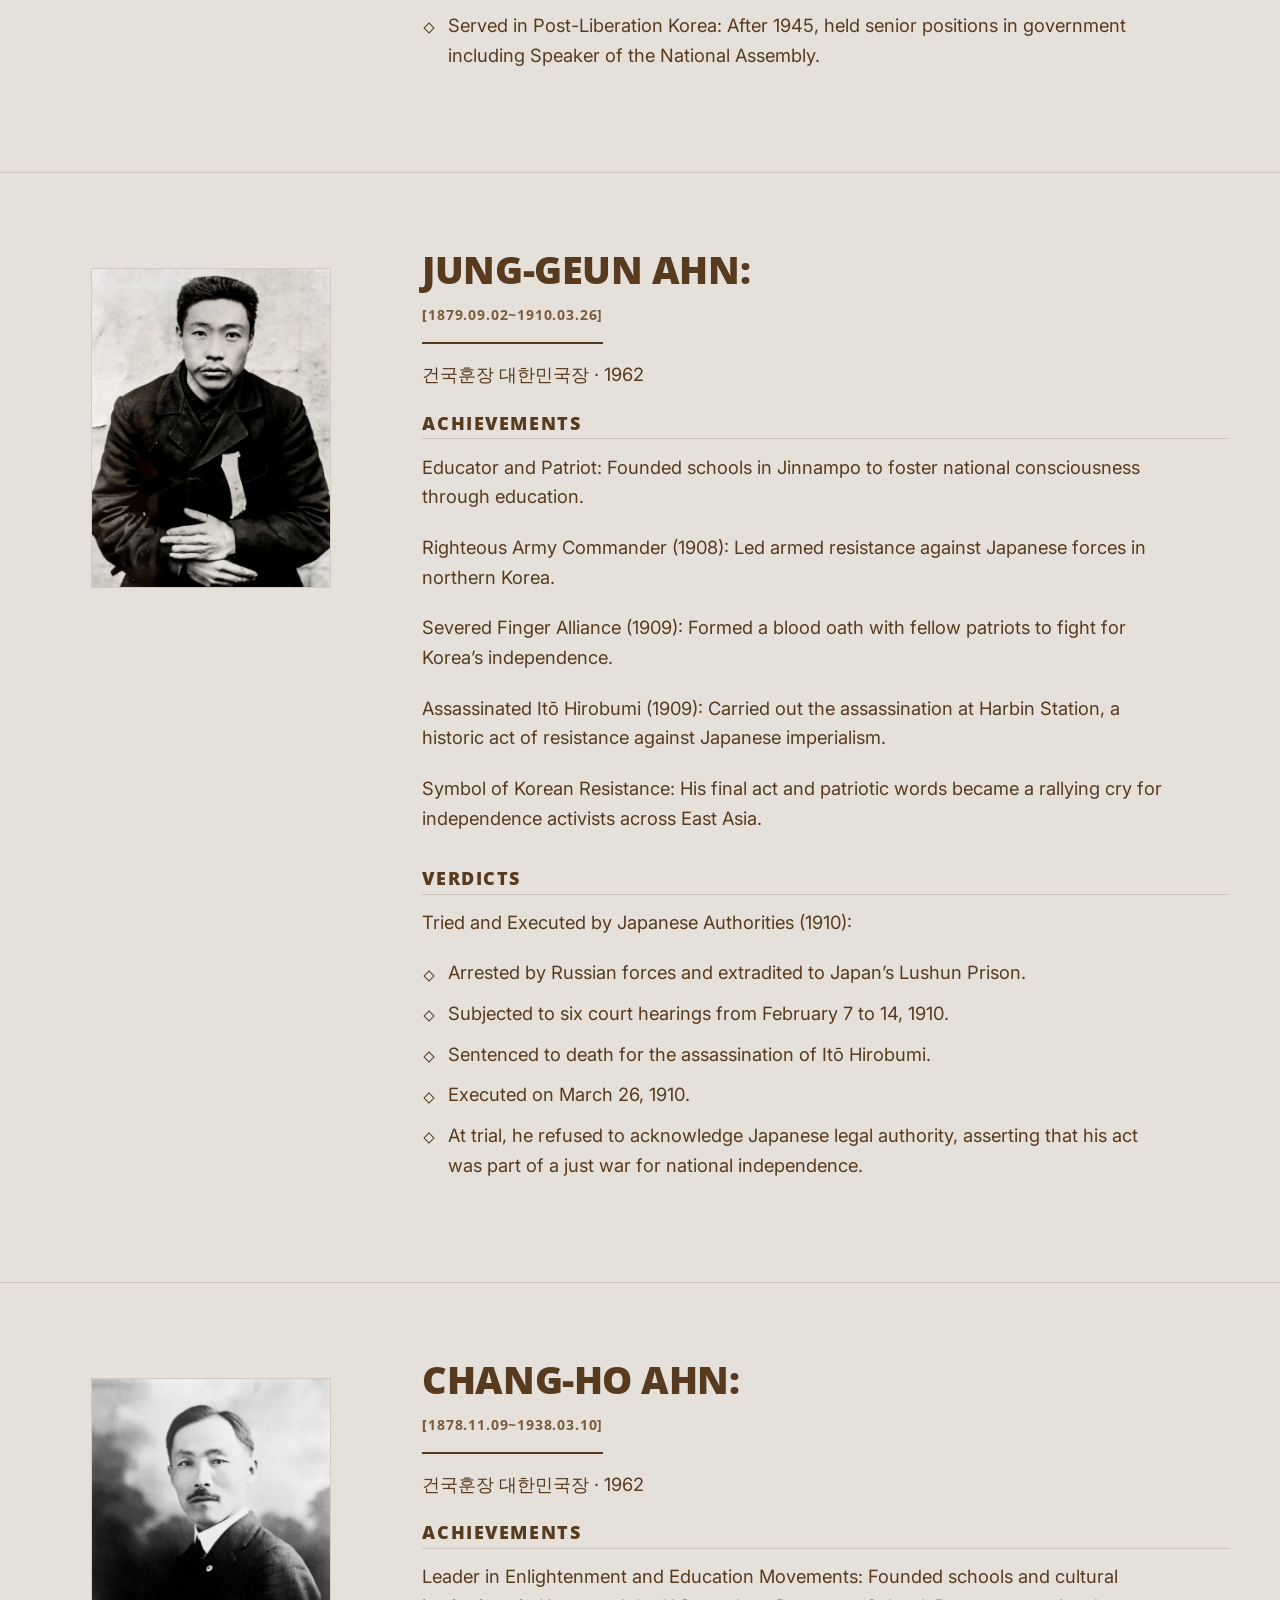
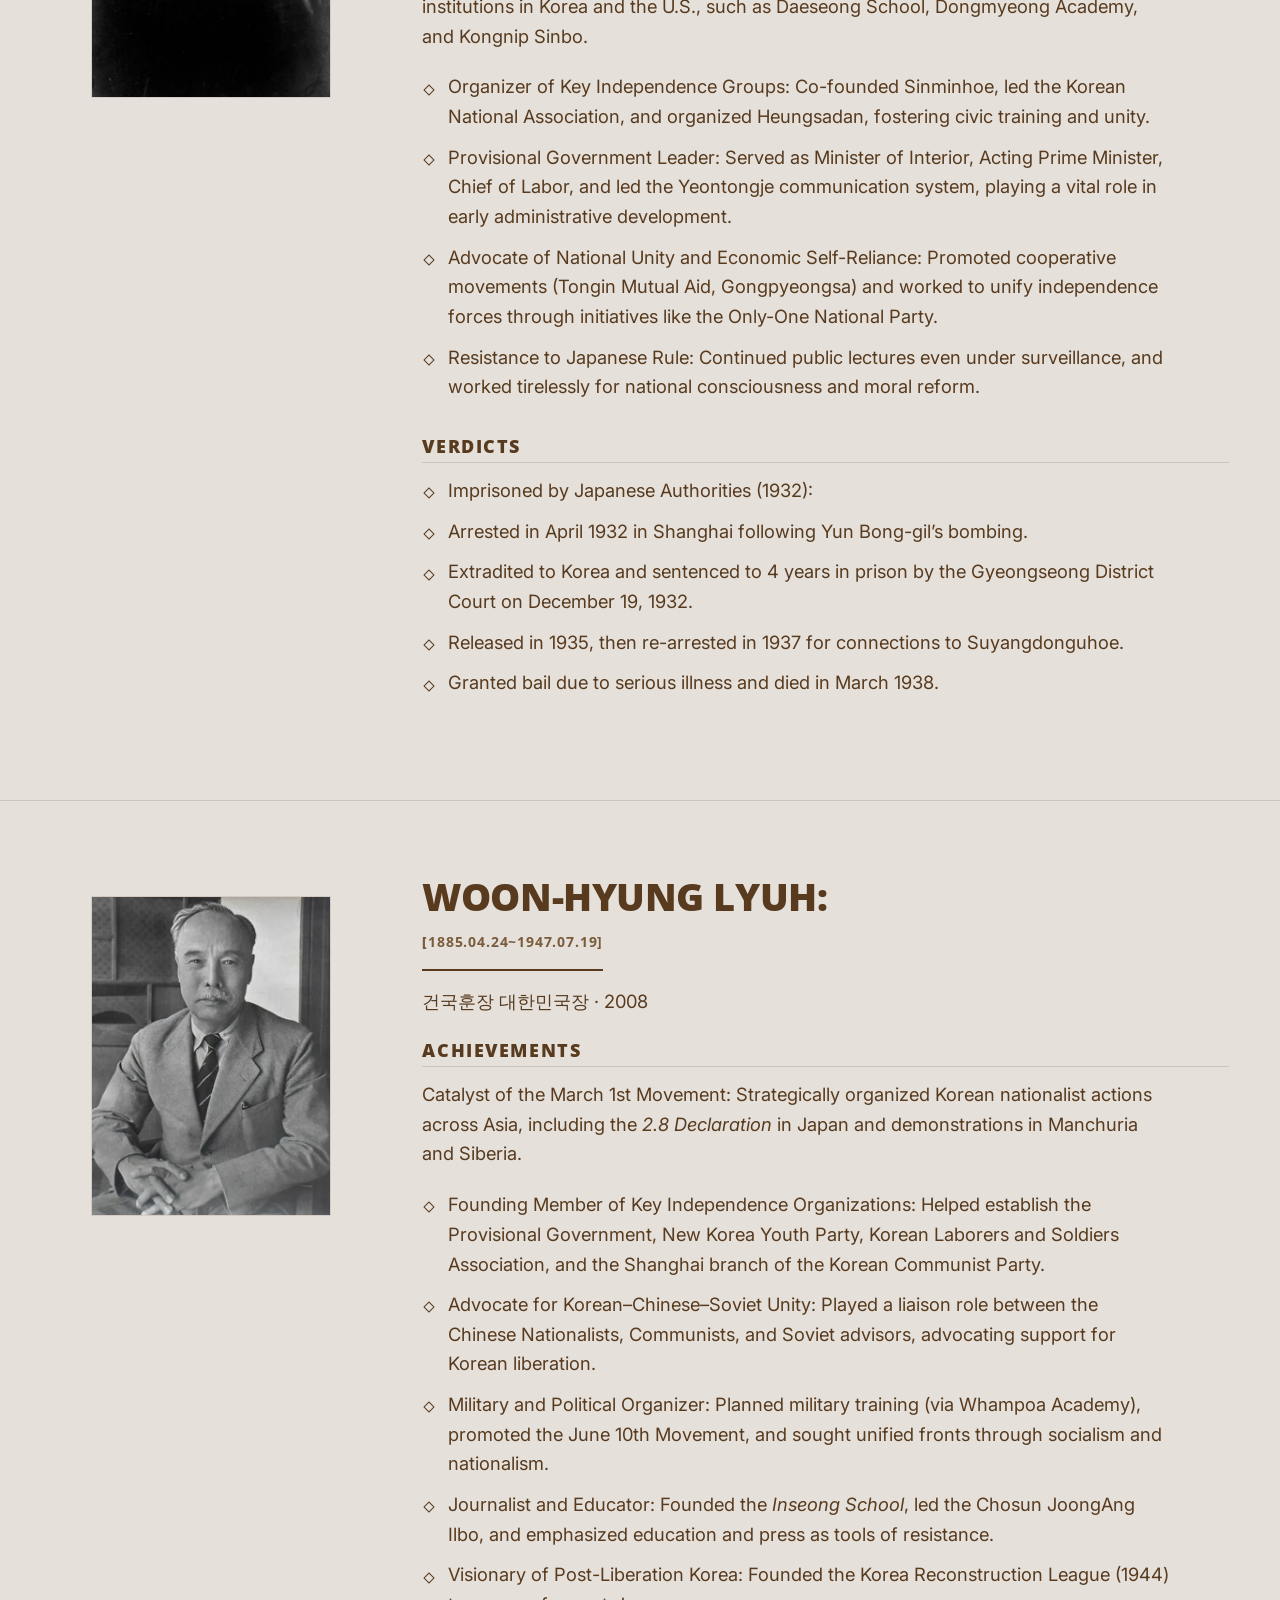
<file: korean-1st-class.html>
<!DOCTYPE html>
<html lang="en" data-lang="en">
<head>
<meta charset="utf-8">
<meta name="viewport" content="width=device-width, initial-scale=1">
<title>1st Class — KoreanFreedomFighters</title>
<meta name="description" content="○ Activities to join Shinminhoe(A secret society organized in 1907) in 1908">
<meta property="og:title" content="1st Class — KoreanFreedomFighters">
<meta property="og:description" content="○ Activities to join Shinminhoe(A secret society organized in 1907) in 1908">
<meta property="og:type" content="website">
<meta property="og:image" content="assets/m4.1976poster.jpg">
<link rel="preconnect" href="https://fonts.googleapis.com">
<link rel="preconnect" href="https://fonts.gstatic.com" crossorigin>
<link href="https://fonts.googleapis.com/css2?family=Open+Sans:wght@400;600;800&family=Inter:wght@400;500;600&display=swap" rel="stylesheet">
<link rel="stylesheet" href="styles.css">
</head>
<body data-menu="closed">
<a class="skip" href="#main"><span class="i18n" lang="en" data-en>Skip to content</span><span class="i18n" lang="ko" data-ko>본문으로 건너뛰기</span></a>

<header class="masthead">
  <div class="shell masthead__inner">
    <a class="wordmark" href="index.html">KoreanFreedomFighters</a>
    <nav class="nav" id="sitenav" aria-label="Main">
      <ul class="nav__list">
        <li><a class="nav__link" href="index.html"><span class="i18n" lang="en" data-en>Home</span><span class="i18n" lang="ko" data-ko>홈</span></a></li>
        <li class="nav__item" data-open="false">
        <button class="nav__toggle" type="button" aria-expanded="false" aria-controls="menu-korean"><span class="i18n" lang="en" data-en>KoreanActivists</span><span class="i18n" lang="ko" data-ko>한국인 독립운동가</span><span class="nav__caret" aria-hidden="true"></span></button>
        <ul class="nav__menu" id="menu-korean">
          <li><a href="korean-1st-class.html" aria-current="page"><span class="i18n" lang="en" data-en>1st Class</span><span class="i18n" lang="ko" data-ko>대한민국장 (1등급)</span></a></li>
          <li><a href="korean-2nd-class.html"><span class="i18n" lang="en" data-en>2nd Class</span><span class="i18n" lang="ko" data-ko>대통령장 (2등급)</span></a></li>
          <li><a href="korean-3rd-class.html"><span class="i18n" lang="en" data-en>3rd Class</span><span class="i18n" lang="ko" data-ko>독립장 (3등급)</span></a></li>
          <li><a href="korean-4th-class.html"><span class="i18n" lang="en" data-en>4th Class</span><span class="i18n" lang="ko" data-ko>애국장 (4등급)</span></a></li>
          <li><a href="korean-5th-class.html"><span class="i18n" lang="en" data-en>5th Class</span><span class="i18n" lang="ko" data-ko>애족장 (5등급)</span></a></li>
          <li><a href="korean-national-award.html"><span class="i18n" lang="en" data-en>National Award</span><span class="i18n" lang="ko" data-ko>National Award</span></a></li>
        </ul>
      </li>
        <li class="nav__item" data-open="false">
        <button class="nav__toggle" type="button" aria-expanded="false" aria-controls="menu-foreign"><span class="i18n" lang="en" data-en>ForeignActivists</span><span class="i18n" lang="ko" data-ko>외국인 독립운동가</span><span class="nav__caret" aria-hidden="true"></span></button>
        <ul class="nav__menu" id="menu-foreign">
          <li><a href="foreign-1st-class.html"><span class="i18n" lang="en" data-en>1st Class</span><span class="i18n" lang="ko" data-ko>대한민국장 (1등급)</span></a></li>
          <li><a href="foreign-2nd-class.html"><span class="i18n" lang="en" data-en>2nd Class</span><span class="i18n" lang="ko" data-ko>대통령장 (2등급)</span></a></li>
          <li><a href="foreign-3rd-class.html"><span class="i18n" lang="en" data-en>3rd Class</span><span class="i18n" lang="ko" data-ko>독립장 (3등급)</span></a></li>
          <li><a href="foreign-4th-class.html"><span class="i18n" lang="en" data-en>4th Class</span><span class="i18n" lang="ko" data-ko>애국장 (4등급)</span></a></li>
          <li><a href="foreign-5th-class.html"><span class="i18n" lang="en" data-en>5th Class</span><span class="i18n" lang="ko" data-ko>애족장 (5등급)</span></a></li>
          <li><a href="foreign-national-award.html"><span class="i18n" lang="en" data-en>National Award</span><span class="i18n" lang="ko" data-ko>National Award</span></a></li>
        </ul>
      </li>
        <li><a class="nav__link" href="about.html"><span class="i18n" lang="en" data-en>About</span><span class="i18n" lang="ko" data-ko>소개</span></a></li>
      </ul>
    </nav>
    <div class="masthead__actions">
      <button class="langtoggle" type="button" data-lang-toggle
              aria-label="Switch to Korean" title="Switch to Korean">
        <span class="langtoggle__on">EN</span><span class="langtoggle__sep">/</span><span class="langtoggle__off" lang="ko">한국어</span>
      </button>
      <button class="burger" type="button" aria-label="Menu" aria-expanded="false" aria-controls="sitenav">
        <span></span><span></span><span></span>
      </button>
    </div>
  </div>
</header>

<main id="main">
<section class="section hero">
  <div class="hero__media">
    <img src="assets/m4.1976poster.jpg" alt="" fetchpriority="high" decoding="async">
  </div>
  <div class="hero__slab reveal">
    <div class="hero__rule" aria-hidden="true"><i></i><i></i><i></i></div>
    <h1 class="h-hero"><span class="i18n" lang="en" data-en>Order of Merit for National Foundation</span><span class="i18n" lang="ko" data-ko>건국훈장</span></h1>
    <p class="h-hero-sub" role="doc-subtitle"><span class="i18n" lang="en" data-en>Republic of Korea Medal</span><span class="i18n" lang="ko" data-ko>대한민국장</span></p>
  </div>
</section>

<section class="section reveal">
  <div class="shell split">
    <div class="split__body">
      <h2 class="h-section"><span class="i18n" lang="en" data-en>What is Merit for National Foundation:</span><span class="i18n" lang="ko" data-ko>건국훈장이란?</span></h2>
      <div class="prose"><h4 class="h-label"><span class="i18n" lang="en" data-en><strong>A medal awarded to those who have made distinguished contributions to the establishment of the Republic of Korea or those who have made distinguished contributions to the foundation of the nation.</strong></span><span class="i18n" lang="ko" data-ko>대한민국의 수립에 뚜렷한 공로가 있는 사람, 또는 국가의 기초를 세우는 데 뚜렷한 공로가 있는 사람에게 수여하는 훈장입니다.</span></h4>
        <h3 class="h-label"><span class="i18n" lang="en" data-en>1st class:</span><span class="i18n" lang="ko" data-ko>1등급</span></h3>
        <h4 class="h-label"><span class="i18n" lang="en" data-en>More than 8 years of activity</span><span class="i18n" lang="ko" data-ko>8년 이상의 활동</span></h4></div>
    </div>
    <figure class="split__media">
      <img src="assets/2024-12-04-10.05.05.png" alt="" loading="lazy" decoding="async">
    </figure>
  </div>
</section>

<nav class="pageindex" aria-labelledby="idx-h">
  <div class="shell">
    <div class="pageindex__head">
      <h2 class="h-label" id="idx-h"><span class="i18n" lang="en" data-en>On this page</span><span class="i18n" lang="ko" data-ko>이 페이지의 인물</span></h2>
      <span class="pageindex__count">27 <span class="i18n" lang="en" data-en>entries</span><span class="i18n" lang="ko" data-ko>명</span></span>
      <input class="pageindex__search" type="search" placeholder="Filter by name…" aria-label="Filter names on this page" data-ph-en="Filter by name…" data-ph-ko="이름으로 찾기…">
    </div>
    <ul class="pageindex__list">
      <li><a href="#gu-kim">Gu Kim</a></li>
      <li><a href="#woo-gyu-gang">Woo-gyu gang</a></li>
      <li><a href="#jwa-jin-kim">Jwa-jin kim</a></li>
      <li><a href="#chang-sook-kim">Chang-sook kim</a></li>
      <li><a href="#gyu-sik-kim">Gyu-sik Kim</a></li>
      <li><a href="#younghwan-min">Younghwan Min</a></li>
      <li><a href="#jae-pil-seo">Jae-pil Seo</a></li>
      <li><a href="#byeong-hee-son">Byeong-hee son</a></li>
      <li><a href="#ik-hui-shin">Ik-hui shin</a></li>
      <li><a href="#jung-geun-ahn">Jung-geun Ahn</a></li>
      <li><a href="#chang-ho-ahn">Chang-ho Ahn</a></li>
      <li><a href="#woon-hyung-lyuh">Woon-hyung Lyuh</a></li>
      <li><a href="#dong-jin-oh">Dong-jin Oh</a></li>
      <li><a href="#yoo-gwan-sun">Yoo Gwan sun</a></li>
      <li><a href="#bong-gil-yoon">Bong-gil Yoon</a></li>
      <li><a href="#kang-nyeon-lee">Kang-nyeon lee</a></li>
      <li><a href="#seunghoon-lee">Seunghoon Lee</a></li>
      <li><a href="#siyoung-lee">siyoung lee</a></li>
      <li><a href="#jun-lee">jun Lee</a></li>
      <li><a href="#byeong-jik-lim">Byeong-jik lim</a></li>
      <li><a href="#man-sik-jo">man-sik jo</a></li>
      <li><a href="#byeong-se-jo">Byeong-se jo</a></li>
      <li><a href="#so-ang-jo">so-ang jo</a></li>
      <li><a href="#ik-hyeon-choi">Ik-hyeon Choi</a></li>
      <li><a href="#yong-un-han">Yong-un Han</a></li>
      <li><a href="#wi-heo">Wi Heo</a></li>
      <li><a href="#beom-do-hong">Beom-do Hong</a></li>
    </ul>
    <p class="pageindex__empty" hidden><span class="i18n" lang="en" data-en>No name on this page matches that filter.</span><span class="i18n" lang="ko" data-ko>해당하는 이름을 찾지 못하였습니다.</span></p>
  </div>
</nav>

<article class="profile reveal" id="gu-kim">
  <div class="shell profile__grid">
    <figure class="profile__aside">
      <img class="profile__portrait" src="assets/urbanbrush-20190216130415980624.png" alt="Portrait of Gu Kim" loading="lazy" decoding="async">
    </figure>
    <div class="profile__body">
      <h2 class="h-name profile__name"><span class="i18n" lang="en" data-en>Gu Kim :</span><span class="i18n" lang="ko" data-ko>김구 金九</span></h2>
      <p class="profile__dates">[<strong>1876.7.11~1949.6.26]</strong></p>
      <p class="profile__official"><span lang="ko">건국훈장 대한민국장</span> · 1962</p>
      <div class="prose"><h4 class="h-label"><span class="i18n" lang="en" data-en>Achievements</span><span class="i18n" lang="ko" data-ko>공적</span></h4>
        <p><span class="i18n" lang="en" data-en>○ Activities to join <strong>Shinminhoe</strong>(A secret society organized in 1907) in 1908</span><span class="i18n" lang="ko" data-ko>○ 1908년 신민회(1907년에 조직된 비밀결사)에 가입하여 활동하였습니다.</span></p>
        <p><span class="i18n" lang="en" data-en>○ Served as <strong>State Minister of the Provisional Government</strong> until 1945 in Shanghai.</span><span class="i18n" lang="ko" data-ko>○ 상하이에서 1945년까지 대한민국 임시정부 국무령을 지냈습니다.</span></p>
        <p><span class="i18n" lang="en" data-en>○ 1930: Organization of the <strong>Korean Patriotic Corps</strong> and support for <strong>patriotic activities</strong></span><span class="i18n" lang="ko" data-ko>○ 1930년: 한인애국단 조직 및 애국 활동 지원</span></p>
        <p><span class="i18n" lang="en" data-en>○ 1962 Posthumous award from the <strong>Republic of Korea Medal of Merit for National Foundation</strong></span><span class="i18n" lang="ko" data-ko>○ 1962년 건국훈장 대한민국장 추서</span></p>
        <h4 class="h-label"><span class="i18n" lang="en" data-en>Verdicts</span><span class="i18n" lang="ko" data-ko>판결</span></h4>
        <ul>
        <li><span class="i18n" lang="en" data-en>On March 8, 1896, Kim Gu murdered Tsuchida Zoryo, a Japanese man he met at an inn in the Chihapo area of ​​Hwanghae Province, thinking that he was the Japanese assassin who murdered Empress Myeongseong.</span><span class="i18n" lang="ko" data-ko>1896년 3월 8일, 김구는 황해도 치하포의 한 여관에서 만난 일본인 쓰치다 조료를 명성황후를 살해한 일본인 자객으로 여기고 그를 살해하였습니다.</span></li>
        <li><span class="i18n" lang="en" data-en>The court hanged Kim Gu for <strong>robbery and murder</strong>, but under the law at the time, a death sentence could only be executed after the king's confirmation, and King Gojong <strong>postponed the edict on the death penalty</strong>, so Kim Gu was able to save his life.</span><span class="i18n" lang="ko" data-ko>재판부는 김구에게 강도살인죄로 교형을 선고하였으나, 당시 법에 따르면 사형은 국왕의 재가를 받은 뒤에야 집행할 수 있었고, 고종이 사형 집행의 재가를 미루었으므로 김구는 목숨을 건질 수 있었습니다.</span></li>
        <li><span class="i18n" lang="en" data-en>The charge of attempted robbery was a charge created by the Japanese by forcing them to give <strong>fictitious testimony</strong> through cruel torture. In his memoir, Kim Gu said, “The day An Myeong-geun said he had gathered to attack the wealthy in Anak, I was attending a secret meeting of the Shinminhoe in Seoul. However, the Japanese tortured my student and made him falsely confess that he had seen me and An Myeong-geun together.”</span><span class="i18n" lang="ko" data-ko>강도미수 혐의는 일제가 혹독한 고문으로 허위 진술을 강요하여 꾸며낸 죄목이었습니다. 김구는 회고록에서 “안명근이 안악의 부호를 습격하려고 모였다고 하는 그날, 나는 서울에서 신민회 비밀회의에 참석하고 있었다. 그러나 일제는 나의 제자를 고문하여 나와 안명근이 함께 있는 것을 보았다고 거짓 자백하게 하였다”라고 하였습니다.</span></li>
        </ul></div>
    </div>
  </div>
</article>

<article class="profile reveal" id="woo-gyu-gang">
  <div class="shell profile__grid">
    <figure class="profile__aside">
      <img class="profile__portrait" src="assets/2015031203110_0.jpg" alt="Portrait of Woo-gyu gang" loading="lazy" decoding="async">
    </figure>
    <div class="profile__body">
      <h2 class="h-name profile__name"><span class="i18n" lang="en" data-en>Woo-gyu gang:</span><span class="i18n" lang="ko" data-ko>강우규 姜宇奎</span></h2>
      <p class="profile__dates">[<strong>1855.7.14~1920.11.29]</strong></p>
      <p class="profile__official"><span lang="ko">건국훈장 대한민국장</span> · 1962</p>
      <div class="prose"><h4 class="h-label"><span class="i18n" lang="en" data-en>Achievements</span><span class="i18n" lang="ko" data-ko>공적</span></h4>
        <ul>
        <li><span class="i18n" lang="en" data-en><strong>Assassination Attempt on Saitō Makoto</strong><br>On September 2, 1919, Gang Woo-gyu attempted to assassinate the newly appointed Governor-General of Korea, Saitō Makoto, by throwing a bomb at Namdaemun Station. Although the bomb missed its target, it caused significant damage and injured 37 Japanese officials and supporters.</span><span class="i18n" lang="ko" data-ko><strong>사이토 마코토 암살 시도</strong><br>1919년 9월 2일, 강우규는 남대문역에서 새로 부임한 조선총독 사이토 마코토에게 폭탄을 던져 암살을 시도하였습니다. 폭탄은 목표를 맞히지 못하였으나 큰 피해를 입혀 일본인 관리와 추종자 37명이 부상을 당하였습니다.</span></li>
        <li><span class="i18n" lang="en" data-en><strong>Established Guangdong Middle School</strong><br>In 1917, Gang founded Guangdong Middle School in Jilin Province, China, dedicated to educating Korean expatriates and promoting the spirit of independence among them.</span><span class="i18n" lang="ko" data-ko><strong>광동중학교 설립</strong><br>1917년 강우규는 중국 지린성에 광동중학교를 설립하여 재외 한인의 교육과 독립정신 고취에 힘썼습니다.</span></li>
        <li><span class="i18n" lang="en" data-en><strong>Built Sinheung Village</strong><br>Gang Woo-gyu led the development of Sinheung Village, a Korean settlement in Liaodong, which later became a key base for independence fighters operating in Russia and northern Manchuria.</span><span class="i18n" lang="ko" data-ko><strong>신흥동 건설</strong><br>강우규는 랴오둥의 한인 정착지인 신흥동 개척을 주도하였으며, 이곳은 뒤에 러시아와 북만주에서 활동하던 독립운동가들의 주요 근거지가 되었습니다.</span></li>
        <li><span class="i18n" lang="en" data-en><strong>Support for Independence Activism</strong><br>Collaborated with Korean independence activists in Manchuria and Vladivostok, providing financial and strategic support for anti-Japanese efforts.</span><span class="i18n" lang="ko" data-ko><strong>독립운동 지원</strong><br>만주와 블라디보스토크의 한인 독립운동가들과 함께 활동하며 항일 활동에 필요한 자금과 방략을 지원하였습니다.</span></li>
        <li><span class="i18n" lang="en" data-en><strong>Maintained Defiance During Trial</strong><br>Even after his capture and sentencing to death, Gang stood firm in his beliefs and continued to advocate for Korean independence until his execution.</span><span class="i18n" lang="ko" data-ko><strong>재판 중에도 굽히지 않은 기개</strong><br>체포되어 사형을 선고받은 뒤에도 강우규는 신념을 굽히지 않고 순국하는 날까지 한국의 독립을 주장하였습니다.</span></li>
        </ul>
        <h4 class="h-label"><span class="i18n" lang="en" data-en>Verdicts</span><span class="i18n" lang="ko" data-ko>판결</span></h4>
        <ul>
        <li><span class="i18n" lang="en" data-en><strong>Assassination Attempt and Trial</strong><br>Gang was arrested on September 17, 1919, and sentenced to death by the Japanese colonial authorities for his failed assassination attempt on Governor-General Saitō Makoto and for causing civilian injuries.</span><span class="i18n" lang="ko" data-ko><strong>암살 시도와 재판</strong><br>강우규는 1919년 9월 17일 체포되어, 사이토 마코토 총독 암살 시도가 실패하고 민간인에게 부상을 입혔다는 이유로 일제 식민 당국으로부터 사형을 선고받았습니다.</span></li>
        <li><span class="i18n" lang="en" data-en><strong>Execution</strong><br>Gang Woo-gyu was executed by hanging on November 29, 1920, at Seodaemun Prison, remaining defiant in court throughout his trial.</span><span class="i18n" lang="ko" data-ko><strong>순국</strong><br>강우규는 재판 과정 내내 법정에서 뜻을 굽히지 않았으며, 1920년 11월 29일 서대문형무소에서 교수형으로 순국하였습니다.</span></li>
        </ul></div>
    </div>
  </div>
</article>

<article class="profile reveal" id="jwa-jin-kim">
  <div class="shell profile__grid">
    <figure class="profile__aside">
      <img class="profile__portrait" src="assets/44385_48690_1727.jpg" alt="Portrait of Jwa-jin kim" loading="lazy" decoding="async">
    </figure>
    <div class="profile__body">
      <h2 class="h-name profile__name"><span class="i18n" lang="en" data-en>Jwa-jin kim :</span><span class="i18n" lang="ko" data-ko>김좌진 金佐鎭</span></h2>
      <p class="profile__dates">[<strong>1889.11.24~1930.1.24]</strong></p>
      <p class="profile__official"><span lang="ko">건국훈장 대한민국장</span> · 1962</p>
      <div class="prose"><h4 class="h-label"><span class="i18n" lang="en" data-en>Achievements</span><span class="i18n" lang="ko" data-ko>공적</span></h4>
        <p><span class="i18n" lang="en" data-en>○ 1907: Joined the Shinminhoe, a secret society focused on Korean independence and reform.</span><span class="i18n" lang="ko" data-ko>○ 1907년: 한국의 독립과 개혁을 목표로 한 비밀결사 신민회에 가입하였습니다.</span></p>
        <p><span class="i18n" lang="en" data-en>○1911-1913: Imprisoned in Seodaemun Prison for efforts to establish a military academy for independence fighters.</span><span class="i18n" lang="ko" data-ko>○1911-1913년: 독립군을 양성할 무관학교 설립을 추진하였다는 이유로 서대문형무소에 수감되었습니다.</span></p>
        <p><span class="i18n" lang="en" data-en>○1920: Led the Korean forces to victory in the Battle of Cheongsanri against Japanese forces.</span><span class="i18n" lang="ko" data-ko>○1920년: 청산리 전투에서 독립군을 이끌고 일본군을 상대로 승리를 거두었습니다.</span></p>
        <p><span class="i18n" lang="en" data-en>○1921: Organized the Korean Independence Corps to continue resistance efforts against Japanese occupation.</span><span class="i18n" lang="ko" data-ko>○1921년: 일제의 강점에 맞선 항쟁을 이어가기 위하여 대한독립군단을 조직하였습니다.</span></p>
        <p><span class="i18n" lang="en" data-en>○1928: Founded the Korean United Independence Party to unify nationalist forces.</span><span class="i18n" lang="ko" data-ko>○1928년: 민족주의 세력을 통합하기 위하여 한국유일독립당을 결성하였습니다.</span></p>
        <p><span class="i18n" lang="en" data-en>○1929: Became president of the Korean People's Association, leading nationalist movements.</span><span class="i18n" lang="ko" data-ko>○1929년: 한족총연합회 주석이 되어 민족운동을 이끌었습니다.</span></p>
        <p><span class="i18n" lang="en" data-en>○1930: Established the Korean Independence Corps to train and organize resistance fighters.</span><span class="i18n" lang="ko" data-ko>○1930년: 독립군을 훈련하고 조직하기 위하여 대한독립군단을 창설하였습니다.</span></p>
        <p><span class="i18n" lang="en" data-en>○1962: Posthumously awarded the Republic of Korea Medal of Merit for National Foundation for his contributions to Korean independence.</span><span class="i18n" lang="ko" data-ko>○1962년: 한국 독립에 이바지한 공로로 건국훈장 대한민국장이 추서되었습니다.</span></p>
        <h4 class="h-label"><span class="i18n" lang="en" data-en>Verdicts</span><span class="i18n" lang="ko" data-ko>판결</span></h4>
        <ul>
        <li><span class="i18n" lang="en" data-en>Kim Jwa-jin was never formally tried or convicted for his activities but faced continuous persecution by Japanese authorities.</span><span class="i18n" lang="ko" data-ko>김좌진은 그 활동으로 정식 재판이나 유죄 판결을 받은 적은 없으나, 일제 당국의 끊임없는 박해를 받았습니다.</span></li>
        <li><span class="i18n" lang="en" data-en>He was assassinated on January 24, 1930, by communist operatives due to his nationalist stance.</span><span class="i18n" lang="ko" data-ko>1930년 1월 24일 민족주의 노선을 지켰다는 이유로 공산주의 계열 인물들에게 암살되었습니다.</span></li>
        <li><span class="i18n" lang="en" data-en>His death symbolized the internal conflicts among Korean independence activists during that era.</span><span class="i18n" lang="ko" data-ko>그의 죽음은 당시 한국 독립운동 진영 내부의 갈등을 상징하는 일이었습니다.</span></li>
        <li><span class="i18n" lang="en" data-en>Despite not having a formal trial, his legacy as a key figure in the Korean independence movement is honored posthumously.</span><span class="i18n" lang="ko" data-ko>정식 재판은 없었으나, 한국 독립운동의 중심 인물로서 남긴 발자취는 사후에 기려지고 있습니다.</span></li>
        </ul></div>
    </div>
  </div>
</article>

<article class="profile reveal" id="chang-sook-kim">
  <div class="shell profile__grid">
    <figure class="profile__aside">
      <img class="profile__portrait" src="assets/2015040727238712.jpg" alt="Portrait of Chang-sook kim" loading="lazy" decoding="async">
    </figure>
    <div class="profile__body">
      <h2 class="h-name profile__name"><span class="i18n" lang="en" data-en>Chang-sook kim:</span><span class="i18n" lang="ko" data-ko>김창숙 金昌淑</span></h2>
      <p class="profile__dates">[<strong>1879.7.10~1962.5.10]</strong></p>
      <p class="profile__official"><span lang="ko">건국훈장 대한민국장</span> · 1962</p>
      <div class="prose"><h4 class="h-label"><span class="i18n" lang="en" data-en>Achievements</span><span class="i18n" lang="ko" data-ko>공적</span></h4>
        <ul>
        <li><span class="i18n" lang="en" data-en><strong>Paris Peace Conference (1919):</strong></span><span class="i18n" lang="ko" data-ko>파리강화회의(1919):</span></li>
        <ul>
        <li><span class="i18n" lang="en" data-en>Authored and submitted the <em>Paris Jangseo</em> (Paris Declaration), urging global recognition of Korea's independence based on the principle of self-determination.</span><span class="i18n" lang="ko" data-ko>민족자결 원칙에 근거하여 한국의 독립을 국제사회가 인정할 것을 촉구하는 파리장서를 작성하여 제출하였습니다.</span></li>
        <li><span class="i18n" lang="en" data-en>Actively spread the message to international diplomats and Korean communities abroad.</span><span class="i18n" lang="ko" data-ko>각국 외교관과 해외 한인 사회에 그 내용을 널리 알렸습니다.</span></li>
        </ul>
        <p><span class="i18n" lang="en" data-en><strong>Provisional Government of Korea (1919-1920):</strong></span><span class="i18n" lang="ko" data-ko>대한민국 임시정부(1919-1920):</span></p>
        <ul>
        <li><span class="i18n" lang="en" data-en>Participated in establishing the <em>Provisional Government of the Republic of Korea</em> in Shanghai.</span><span class="i18n" lang="ko" data-ko>상하이에서 대한민국 임시정부 수립에 참여하였습니다.</span></li>
        <li><span class="i18n" lang="en" data-en>Served as a member of the Provisional Assembly and Deputy Speaker.</span><span class="i18n" lang="ko" data-ko>임시의정원 의원과 부의장을 지냈습니다.</span></li>
        <li><span class="i18n" lang="en" data-en>Supported the <em>Yeontongje</em> (liaison system) to enhance communication among independence activists.</span><span class="i18n" lang="ko" data-ko>독립운동가들 사이의 연락을 강화하기 위한 연통제를 지원하였습니다.</span></li>
        </ul>
        <p><span class="i18n" lang="en" data-en><strong>Independence Fundraising (1925):</strong></span><span class="i18n" lang="ko" data-ko>독립운동 자금 모집(1925):</span></p>
        <ul>
        <li><span class="i18n" lang="en" data-en>Raised military funds to build bases for Korean independence forces.</span><span class="i18n" lang="ko" data-ko>한국 독립군의 근거지를 마련하기 위하여 군자금을 모았습니다.</span></li>
        </ul>
        <p><span class="i18n" lang="en" data-en><strong>Educational Reforms:</strong></span><span class="i18n" lang="ko" data-ko>교육 개혁:</span></p>
        <ul>
        <li><span class="i18n" lang="en" data-en>Founded <em>Seongmyeong School</em> in Seongju to promote anti-colonial education and national enlightenment.</span><span class="i18n" lang="ko" data-ko>성주에 성명학교를 설립하여 항일 교육과 민중 계몽에 힘썼습니다.</span></li>
        <li><span class="i18n" lang="en" data-en>Advocated for modernized education to instill a sense of nationalism and counter colonial influence.</span><span class="i18n" lang="ko" data-ko>민족의식을 심고 식민 지배의 영향에 맞서기 위하여 근대 교육을 주창하였습니다.</span></li>
        </ul>
        <p><span class="i18n" lang="en" data-en><strong>Anti-Collaboration Movement:</strong></span><span class="i18n" lang="ko" data-ko>친일 반대 운동:</span></p>
        <ul>
        <li><span class="i18n" lang="en" data-en>Denounced pro-Japanese collaborators, such as the <em>Iljinhoe</em> (Japan-supporting political group), publicly exposing their betrayal.</span><span class="i18n" lang="ko" data-ko>일진회와 같은 친일 부역 세력을 규탄하고 그 배신 행위를 공개적으로 폭로하였습니다.</span></li>
        <li><span class="i18n" lang="en" data-en>Organized the Korean Literati's protests against the 1905 Eulsa Treaty and Japanese annexation plans.</span><span class="i18n" lang="ko" data-ko>1905년 을사조약과 일제의 병탄 기도에 반대하는 유림의 항의 운동을 조직하였습니다.</span></li>
        </ul>
        </ul>
        <h4 class="h-label"><span class="i18n" lang="en" data-en>Verdicts</span><span class="i18n" lang="ko" data-ko>판결</span></h4>
        <ul>
        <li><span class="i18n" lang="en" data-en>Arrested by Japanese authorities for raising funds for independence.</span><span class="i18n" lang="ko" data-ko>독립운동 자금을 모집하였다는 이유로 일제 당국에 체포되었습니다.</span></li>
        </ul>
        <ul>
        <li><span class="i18n" lang="en" data-en>Sentenced to <strong>14 years in prison</strong>.</span><span class="i18n" lang="ko" data-ko>징역 14년을 선고받았습니다.</span></li>
        <li><span class="i18n" lang="en" data-en>Held at Daegu Prison, where he endured torture but maintained his resistance, stating:</span><span class="i18n" lang="ko" data-ko>대구형무소에 수감되어 고문을 당하였으나 뜻을 굽히지 않고 다음과 같이 말하였습니다:</span></li>
        <ul>
        <li><span class="i18n" lang="en" data-en><em>“As a citizen of Korea, I deny Japanese law. Entrusting my defense to Japanese legal advocates would contradict my beliefs. I will not seek survival by surrendering my integrity.”</em></span><span class="i18n" lang="ko" data-ko>“나는 대한의 국민으로서 일본의 법을 인정하지 않는다. 일본인 변호사에게 나의 변호를 맡기는 것은 나의 신념에 어긋나는 일이다. 절개를 버려 목숨을 구하지는 않겠다.”</span></li>
        </ul>
        </ul></div>
    </div>
  </div>
</article>

<article class="profile reveal" id="gyu-sik-kim">
  <div class="shell profile__grid">
    <figure class="profile__aside">
      <img class="profile__portrait" src="assets/2025-07-04-7.11.43.png" alt="Portrait of Gyu-sik Kim" loading="lazy" decoding="async">
    </figure>
    <div class="profile__body">
      <h2 class="h-name profile__name"><span class="i18n" lang="en" data-en>Gyu-sik Kim :</span><span class="i18n" lang="ko" data-ko>김규식 金奎植</span></h2>
      <p class="profile__dates">[<strong>1881.01.29~1950.1.24]</strong></p>
      <p class="profile__official"><span lang="ko">건국훈장 대한민국장</span> · 1989</p>
      <div class="prose"><h4 class="h-label"><span class="i18n" lang="en" data-en>Achievements</span><span class="i18n" lang="ko" data-ko>공적</span></h4>
        <p><span class="i18n" lang="en" data-en>Represented Korea at the 1919 Paris Peace Conference, submitting petitions and statements advocating for Korean independence.</span><span class="i18n" lang="ko" data-ko>1919년 파리강화회의에 한국 대표로 참석하여 한국의 독립을 호소하는 청원서와 성명서를 제출하였습니다.</span></p>
        <ul>
        <li><span class="i18n" lang="en" data-en>Delivered speeches to international audiences, including at the Foreign Press Club, exposing Japan’s colonial oppression.</span><span class="i18n" lang="ko" data-ko>외국기자클럽 등에서 국제 여론을 상대로 연설하여 일제의 식민 통치와 억압을 폭로하였습니다.</span></li>
        <li><span class="i18n" lang="en" data-en>Appointed Minister of Foreign Affairs, Education, and Propaganda, and later Vice President of the Provisional Government.</span><span class="i18n" lang="ko" data-ko>외무총장·학무총장·선전부장에 임명되었고, 뒤에 임시정부 부주석을 맡았습니다.</span></li>
        <li><span class="i18n" lang="en" data-en>Lobbied U.S. Congress to discuss Korean independence and led diplomatic missions across America and Europe.</span><span class="i18n" lang="ko" data-ko>미국 의회가 한국 독립 문제를 논의하도록 교섭하였으며, 미국과 유럽 각지에서 외교 활동을 이끌었습니다.</span></li>
        <li><span class="i18n" lang="en" data-en>Founded and led unification movements such as the Korean United Front Against Japan (1932) and the Korean National Revolutionary Party (1935).</span><span class="i18n" lang="ko" data-ko>한국대일전선통일동맹(1932)과 민족혁명당(1935) 등 통일 운동을 결성하고 이끌었습니다.</span></li>
        <li><span class="i18n" lang="en" data-en>Taught at the Central Military Academy in Nanjing, helping train officers for Korea's armed resistance.</span><span class="i18n" lang="ko" data-ko>난징 중앙군관학교에서 교편을 잡아 한국 무장투쟁을 이끌 장교 양성에 힘썼습니다.</span></li>
        <li><span class="i18n" lang="en" data-en>Delivered compelling speeches in fluent English in the U.S., raising thousands of dollars for the independence cause.</span><span class="i18n" lang="ko" data-ko>미국에서 유창한 영어로 감동적인 연설을 하여 독립운동 자금 수천 달러를 모았습니다.</span></li>
        <li><span class="i18n" lang="en" data-en>Founded the Sino-Korean Cultural Association and the Korean Christian Welfare Association to support Koreans abroad and maintain momentum for independence.</span><span class="i18n" lang="ko" data-ko>중한문화협회와 한인기독교복지회를 창립하여 해외 한인을 돕고 독립운동의 기세를 이어갔습니다.</span></li>
        </ul></div>
    </div>
  </div>
</article>

<article class="profile reveal" id="younghwan-min">
  <div class="shell profile__grid">
    <figure class="profile__aside">
      <img class="profile__portrait" src="assets/2025-07-04-7.21.56.jpg" alt="Portrait of Younghwan Min" loading="lazy" decoding="async">
    </figure>
    <div class="profile__body">
      <h2 class="h-name profile__name"><span class="i18n" lang="en" data-en>Younghwan Min:</span><span class="i18n" lang="ko" data-ko>민영환 閔泳煥</span></h2>
      <p class="profile__dates">[<strong>1861.08.07~1905.11.30]</strong></p>
      <p class="profile__official"><span lang="ko">건국훈장 대한민국장</span> · 1962</p>
      <div class="prose"><h4 class="h-label"><span class="i18n" lang="en" data-en>Achievements</span><span class="i18n" lang="ko" data-ko>공적</span></h4>
        <p><span class="i18n" lang="en" data-en>Promoted Enlightenment and Modernization: Advocated modernization and civil liberties after observing Western advancements during diplomatic missions to Europe and Russia (1896–1897).</span><span class="i18n" lang="ko" data-ko>계몽과 근대화 추진: 유럽과 러시아에 사절로 파견되었던 시기(1896–1897) 서양의 발전상을 살펴본 뒤 근대화와 국민의 자유를 주창하였습니다.</span></p>
        <ul>
        <li><span class="i18n" lang="en" data-en>Supported the Independence Club: Actively backed the <em>Independence Club</em> and pushed for Korea’s first national assembly through parliamentary reform in 1898.</span><span class="i18n" lang="ko" data-ko>독립협회 지원: 독립협회를 적극 후원하고, 1898년 의회 설립 운동을 통하여 한국 최초의 의회를 세우고자 하였습니다.</span></li>
        <li><span class="i18n" lang="en" data-en>Resisted the Eulsa Treaty (1905): Condemned Japan’s forced treaty that stripped Korea of its sovereignty and called for the execution of the five pro-Japanese collaborators.</span><span class="i18n" lang="ko" data-ko>을사조약 반대(1905): 국권을 앗아간 일제의 강제 조약을 규탄하고 을사오적의 처형을 주장하였습니다.</span></li>
        <li><span class="i18n" lang="en" data-en>Committed Patriotic Suicide: On November 30, 1905, he took his own life in protest of Japanese aggression, leaving behind a will urging Koreans to rise up and restore independence.</span><span class="i18n" lang="ko" data-ko>순국 자결: 1905년 11월 30일 일제의 침략에 항거하여 스스로 목숨을 끊었으며, 국민이 일어나 독립을 되찾을 것을 당부하는 유서를 남겼습니다.</span></li>
        <li><span class="i18n" lang="en" data-en>Appealed to the International Community: Sent letters to foreign embassies revealing Japan’s unlawful annexation and seeking global support for Korean independence.</span><span class="i18n" lang="ko" data-ko>국제 사회에 호소: 각국 공관에 서한을 보내 일제의 불법적인 병탄을 알리고 한국 독립에 대한 국제적 지지를 구하였습니다.</span></li>
        </ul>
        <h4 class="h-label"><span class="i18n" lang="en" data-en>verdicts</span><span class="i18n" lang="ko" data-ko>판결</span></h4>
        <p><span class="i18n" lang="en" data-en>Briefly Arrested by Japanese Authorities: After protesting the Eulsa Treaty in 1905, Min Yeong-hwan was detained by Japanese forces along with Jo Byeong-se while petitioning outside Daehan Gate. He was later released.</span><span class="i18n" lang="ko" data-ko>일제에 의한 단기 구금: 1905년 을사조약에 반대한 뒤, 민영환은 조병세와 함께 대한문 앞에서 상소하던 중 일본군에 붙잡혔으며, 뒤에 풀려났습니다.</span></p>
        <ul>
        <li><span class="i18n" lang="en" data-en>No Formal Trial or Court Judgment: There are no historical records of a Japanese court trial or official verdict against him during the Japanese occupation.</span><span class="i18n" lang="ko" data-ko>정식 재판이나 판결 없음: 일제강점기에 그에 대한 일본 법정의 재판이나 공식 판결이 있었다는 기록은 남아 있지 않습니다.</span></li>
        </ul></div>
    </div>
  </div>
</article>

<article class="profile reveal" id="jae-pil-seo">
  <div class="shell profile__grid">
    <figure class="profile__aside">
      <img class="profile__portrait" src="assets/2025-07-04-7.27.22.png" alt="Portrait of Jae-pil Seo" loading="lazy" decoding="async">
    </figure>
    <div class="profile__body">
      <h2 class="h-name profile__name"><span class="i18n" lang="en" data-en>Jae-pil Seo:</span><span class="i18n" lang="ko" data-ko>서재필 徐載弼</span></h2>
      <p class="profile__dates">[<strong>1864.01.07~1951.01.05]</strong></p>
      <p class="profile__official"><span lang="ko">건국훈장 대한민국장</span> · 1977</p>
      <div class="prose"><h4 class="h-label"><span class="i18n" lang="en" data-en>Achievements</span><span class="i18n" lang="ko" data-ko>공적</span></h4>
        <p><span class="i18n" lang="en" data-en>Leader of the Gapsin Coup (1884): Attempted to establish a modern government; fled abroad after the coup failed.</span><span class="i18n" lang="ko" data-ko>갑신정변 주도(1884): 근대적 정부를 세우려 하였으나 정변이 실패한 뒤 국외로 망명하였습니다.</span></p>
        <ul>
        <li><span class="i18n" lang="en" data-en>Founder of Korea's First Private Newspaper (1896): Published <em>The Independent</em> in Hangul to enlighten the public and promote independence ideals.</span><span class="i18n" lang="ko" data-ko>한국 최초 민간 신문 창간(1896): 한글로 《독립신문》을 발행하여 민중을 계몽하고 독립 사상을 널리 알렸습니다.</span></li>
        <li><span class="i18n" lang="en" data-en>Founder of the Independence Club (1896): Led civil campaigns to construct the Independence Gate, hold mass civic debates, and resist Russian encroachment.</span><span class="i18n" lang="ko" data-ko>독립협회 창립(1896): 독립문 건립과 대규모 민중 토론회 개최, 러시아의 침탈 저지 등 시민 운동을 이끌었습니다.</span></li>
        <li><span class="i18n" lang="en" data-en>Organizer of the People’s Joint Association (1898): Led Korea’s first modern mass rallies, successfully pressuring the government to block Russian influence.</span><span class="i18n" lang="ko" data-ko>만민공동회 조직(1898): 한국 최초의 근대적 대중 집회를 이끌어, 정부가 러시아의 영향력을 차단하도록 압박하는 데 성공하였습니다.</span></li>
        <li><span class="i18n" lang="en" data-en>Deported by Korean Government (1898): Expelled due to his influence and reform efforts; a testament to his political impact.</span><span class="i18n" lang="ko" data-ko>한국 정부에 의한 추방(1898): 그의 영향력과 개혁 활동을 이유로 국외로 추방되었으니, 이는 그의 정치적 영향력을 보여 주는 일이었습니다.</span></li>
        <li><span class="i18n" lang="en" data-en>Diplomatic Leader in Exile (1919–1925): Promoted Korean independence globally through the <em>Korean Commission</em>, <em>Korea Review</em>, and U.S. advocacy.</span><span class="i18n" lang="ko" data-ko>망명지에서의 외교 활동(1919–1925): 구미위원부와 《코리아 리뷰》, 미국 내 활동을 통하여 한국의 독립을 세계에 알렸습니다.</span></li>
        <li><span class="i18n" lang="en" data-en>Met with President Harding (1922): Directly lobbied the U.S. President for Korean independence.</span><span class="i18n" lang="ko" data-ko>하딩 대통령 면담(1922): 미국 대통령을 직접 만나 한국의 독립을 호소하였습니다.</span></li>
        <li><span class="i18n" lang="en" data-en>Pan-Pacific Conference Delegate (1925): Delivered powerful anti-Japanese speeches, representing Korea on an international stage.</span><span class="i18n" lang="ko" data-ko>범태평양회의 대표(1925): 국제 무대에서 한국을 대표하여 힘 있는 항일 연설을 하였습니다.</span></li>
        <li><span class="i18n" lang="en" data-en>Donated Entire Fortune: Sacrificed his medical practice and wealth (~$76,000) for Korea’s independence cause.</span><span class="i18n" lang="ko" data-ko>전 재산 헌납: 한국의 독립을 위하여 의사로서의 개업과 재산(약 76,000달러)을 모두 바쳤습니다.</span></li>
        </ul>
        <h4 class="h-label"><span class="i18n" lang="en" data-en>Verdicts</span><span class="i18n" lang="ko" data-ko>판결</span></h4>
        <p><span class="i18n" lang="en" data-en>Deported by Korean Government (May 14, 1898): There is official historical documentation that the conservative Korean government, in cooperation with Russian and American powers, forcibly expelled Seo Jae-pil (Philip Jaisohn) due to his political activism.</span><span class="i18n" lang="ko" data-ko>한국 정부에 의한 추방(1898년 5월 14일): 보수적인 한국 정부가 러시아와 미국 세력과 협력하여 그의 정치 활동을 이유로 서재필(필립 제이슨)을 강제로 추방하였다는 공식 기록이 남아 있습니다.</span></p>
        <ul>
        <li><span class="i18n" lang="en" data-en>No Japanese Trial or Court Judgment: Despite his extensive anti-Japanese activities abroad, there are no records of him being tried or judged in a Japanese court during colonial rule.</span><span class="i18n" lang="ko" data-ko>일본 법정의 재판이나 판결 없음: 국외에서 폭넓게 항일 활동을 하였으나, 식민 통치 기간에 일본 법정에서 재판이나 판결을 받은 기록은 없습니다.</span></li>
        </ul></div>
    </div>
  </div>
</article>

<article class="profile reveal" id="byeong-hee-son">
  <div class="shell profile__grid">
    <figure class="profile__aside">
      <img class="profile__portrait" src="assets/2025-07-04-7.36.56.png" alt="Portrait of Byeong-hee son" loading="lazy" decoding="async">
    </figure>
    <div class="profile__body">
      <h2 class="h-name profile__name"><span class="i18n" lang="en" data-en>Byeong-hee son:</span><span class="i18n" lang="ko" data-ko>손병희 孫秉熙</span></h2>
      <p class="profile__dates">[<strong>1861.04.08~1922.05.19]</strong></p>
      <p class="profile__official"><span lang="ko">건국훈장 대한민국장</span> · 1962</p>
      <div class="prose"><h4 class="h-label"><span class="i18n" lang="en" data-en>Achievements</span><span class="i18n" lang="ko" data-ko>공적</span></h4>
        <p><span class="i18n" lang="en" data-en>Leader of the Donghak Peasant Revolution (1894): United northern and southern Donghak forces and led military resistance against government and Japanese forces.</span><span class="i18n" lang="ko" data-ko>동학농민운동 지도(1894): 동학의 북접과 남접을 통합하고 관군과 일본군에 맞선 무장 항쟁을 이끌었습니다.</span></p>
        <ul>
        <li><span class="i18n" lang="en" data-en>Revived and Modernized Donghak as Cheondogyo (1905): Became the third leader, established schools and a publishing house, and contributed to religious and educational reform.</span><span class="i18n" lang="ko" data-ko>동학을 천도교로 개편(1905): 제3대 교주가 되어 학교와 출판사를 세우고 종교와 교육의 개혁에 이바지하였습니다.</span></li>
        <li><span class="i18n" lang="en" data-en>Principal Organizer of the March 1st Movement (1919): Initiated the plan to declare independence, unified religious leaders across denominations, and led the ceremony at Taehwagwan.</span><span class="i18n" lang="ko" data-ko>3·1운동의 주도자(1919): 독립선언 계획을 발의하고 여러 교파의 종교 지도자들을 결집하였으며, 태화관에서 선언식을 이끌었습니다.</span></li>
        <li><span class="i18n" lang="en" data-en>Signed the Korean Declaration of Independence: As one of the 33 national representatives, he led the symbolic act that triggered the nationwide movement for independence.</span><span class="i18n" lang="ko" data-ko>독립선언서 서명: 민족대표 33인의 한 사람으로서 전국적인 독립운동을 촉발한 상징적 거사를 이끌었습니다.</span></li>
        </ul>
        <h4 class="h-label"><span class="i18n" lang="en" data-en>verdicts</span><span class="i18n" lang="ko" data-ko>판결</span></h4>
        <p><span class="i18n" lang="en" data-en>Arrested and Tried by Japanese Authorities (1919–1920): Following the March 1st Independence Movement, Son Byeong-hui was arrested by Japanese police, and in 1920, the Gyeongseong Court of Appeals sentenced him to 3 years in prison for violating the Security Law and Publication Law.</span><span class="i18n" lang="ko" data-ko>일제의 체포와 재판(1919–1920): 3·1운동 이후 손병희는 일본 경찰에 체포되었으며, 1920년 경성복심법원은 보안법과 출판법 위반으로 징역 3년을 선고하였습니다.</span></p>
        <ul>
        <li><span class="i18n" lang="en" data-en>Served 2 Years in Seodaemun Prison: Released before completing his sentence due to illness; he died shortly after his release during recovery.</span><span class="i18n" lang="ko" data-ko>서대문형무소 2년 복역: 병으로 형기를 마치기 전에 출옥하였으며, 요양 중 출옥 직후에 서거하였습니다.</span></li>
        </ul></div>
    </div>
  </div>
</article>

<article class="profile reveal" id="ik-hui-shin">
  <div class="shell profile__grid">
    <figure class="profile__aside">
      <img class="profile__portrait" src="assets/2025-07-04-9.29.04.png" alt="Portrait of Ik-hui shin" loading="lazy" decoding="async">
    </figure>
    <div class="profile__body">
      <h2 class="h-name profile__name"><span class="i18n" lang="en" data-en>Ik-hui shin:</span><span class="i18n" lang="ko" data-ko>신익희 申翼熙</span></h2>
      <p class="profile__dates">[<strong>1894.06.09~1956.05.05]</strong></p>
      <p class="profile__official"><span lang="ko">건국훈장 대한민국장</span> · 1962</p>
      <div class="prose"><h4 class="h-label"><span class="i18n" lang="en" data-en>Achievements</span><span class="i18n" lang="ko" data-ko>공적</span></h4>
        <p><span class="i18n" lang="en" data-en>Founding Member of the Provisional Government of Korea (1919): Played a central role in its formation, legislative framework, and constitutional development.</span><span class="i18n" lang="ko" data-ko>대한민국 임시정부 창립 참여(1919): 정부 수립과 법제 정비, 헌법 제정에 중심적인 역할을 하였습니다.</span></p>
        <ul>
        <li><span class="i18n" lang="en" data-en>Held Multiple Key Ministerial Posts: Served as Vice Minister of Justice, Minister of Justice, Foreign Affairs, Education, Interior, and Secretary-General of the State Council throughout the independence movement.</span><span class="i18n" lang="ko" data-ko>여러 주요 요직 역임: 독립운동 기간 내내 법무차장, 법무·외무·학무·내무 총장과 국무원 비서장을 지냈습니다.</span></li>
        <li><span class="i18n" lang="en" data-en>Led Government Reform and Party Unity Movements: Helped form the Korean National Revolutionary Party (1935) and Korean National Struggle Alliance (1937), seeking unification of independence forces.</span><span class="i18n" lang="ko" data-ko>정부 개편과 정당 통합 운동 주도: 민족혁명당(1935)과 한국민족투쟁동맹(1937) 결성에 참여하여 독립운동 세력의 통합을 추구하였습니다.</span></li>
        <li><span class="i18n" lang="en" data-en>Helped Establish Korean Liberation Army (1940): Contributed to organizing the Liberation Army under the Provisional Government.</span><span class="i18n" lang="ko" data-ko>한국광복군 창설 참여(1940): 임시정부 산하 광복군을 조직하는 데 이바지하였습니다.</span></li>
        <li><span class="i18n" lang="en" data-en>Shaped Public Diplomacy and Propaganda: Directed communication strategy as part of the Ministry of Propaganda during WWII.</span><span class="i18n" lang="ko" data-ko>대외 선전과 홍보 활동 주도: 제2차 세계대전 기간에 선전부의 일원으로 홍보 전략을 총괄하였습니다.</span></li>
        <li><span class="i18n" lang="en" data-en>Served in Post-Liberation Korea: After 1945, held senior positions in government including Speaker of the National Assembly.</span><span class="i18n" lang="ko" data-ko>광복 이후의 활동: 1945년 이후 국회의장을 비롯한 정부의 요직을 맡았습니다.</span></li>
        </ul></div>
    </div>
  </div>
</article>

<article class="profile reveal" id="jung-geun-ahn">
  <div class="shell profile__grid">
    <figure class="profile__aside">
      <img class="profile__portrait" src="assets/2025-07-04-9.35.02.png" alt="Portrait of Jung-geun Ahn" loading="lazy" decoding="async">
    </figure>
    <div class="profile__body">
      <h2 class="h-name profile__name"><span class="i18n" lang="en" data-en>Jung-geun Ahn:</span><span class="i18n" lang="ko" data-ko>안중근 安重根</span></h2>
      <p class="profile__dates">[<strong>1879.09.02~1910.03.26]</strong></p>
      <p class="profile__official"><span lang="ko">건국훈장 대한민국장</span> · 1962</p>
      <div class="prose"><h4 class="h-label"><span class="i18n" lang="en" data-en>Achievements</span><span class="i18n" lang="ko" data-ko>공적</span></h4>
        <p><span class="i18n" lang="en" data-en>Educator and Patriot: Founded schools in Jinnampo to foster national consciousness through education.</span><span class="i18n" lang="ko" data-ko>교육자이자 애국지사: 진남포에 학교를 설립하여 교육을 통한 민족의식 함양에 힘썼습니다.</span></p>
        <p><span class="i18n" lang="en" data-en>Righteous Army Commander (1908): Led armed resistance against Japanese forces in northern Korea.</span><span class="i18n" lang="ko" data-ko>의병 부대 지휘(1908): 한국 북부 지역에서 일본군에 맞서 무장 항쟁을 이끌었습니다.</span></p>
        <p><span class="i18n" lang="en" data-en>Severed Finger Alliance (1909): Formed a blood oath with fellow patriots to fight for Korea’s independence.</span><span class="i18n" lang="ko" data-ko>단지동맹(1909): 동지들과 함께 한국의 독립을 위하여 싸울 것을 피로써 맹세하였습니다.</span></p>
        <p><span class="i18n" lang="en" data-en>Assassinated Itō Hirobumi (1909): Carried out the assassination at Harbin Station, a historic act of resistance against Japanese imperialism.</span><span class="i18n" lang="ko" data-ko>이토 히로부미 사살(1909): 하얼빈역에서 거사를 결행하였으니, 일본 제국주의에 맞선 역사적인 항거였습니다.</span></p>
        <p><span class="i18n" lang="en" data-en>Symbol of Korean Resistance: His final act and patriotic words became a rallying cry for independence activists across East Asia.</span><span class="i18n" lang="ko" data-ko>한국 항일 정신의 상징: 그의 마지막 거사와 애국의 말은 동아시아 전역의 독립운동가들을 불러 모으는 외침이 되었습니다.</span></p>
        <h4 class="h-label"><span class="i18n" lang="en" data-en>verdicts</span><span class="i18n" lang="ko" data-ko>판결</span></h4>
        <p><span class="i18n" lang="en" data-en>Tried and Executed by Japanese Authorities (1910):</span><span class="i18n" lang="ko" data-ko>일제의 재판과 사형 집행(1910):</span></p>
        <ul>
        <li><span class="i18n" lang="en" data-en>Arrested by Russian forces and extradited to Japan’s Lushun Prison.</span><span class="i18n" lang="ko" data-ko>러시아군에 체포되어 일본의 뤼순 감옥으로 인도되었습니다.</span></li>
        <li><span class="i18n" lang="en" data-en>Subjected to six court hearings from February 7 to 14, 1910.</span><span class="i18n" lang="ko" data-ko>1910년 2월 7일부터 14일까지 여섯 차례의 공판을 받았습니다.</span></li>
        <li><span class="i18n" lang="en" data-en>Sentenced to death for the assassination of Itō Hirobumi.</span><span class="i18n" lang="ko" data-ko>이토 히로부미 사살로 사형을 선고받았습니다.</span></li>
        <li><span class="i18n" lang="en" data-en>Executed on March 26, 1910.</span><span class="i18n" lang="ko" data-ko>1910년 3월 26일 사형이 집행되었습니다.</span></li>
        <li><span class="i18n" lang="en" data-en>At trial, he refused to acknowledge Japanese legal authority, asserting that his act was part of a just war for national independence.</span><span class="i18n" lang="ko" data-ko>법정에서 일본의 사법권을 인정하지 않고, 자신의 행위는 나라의 독립을 위한 정당한 전쟁의 일부라고 주장하였습니다.</span></li>
        </ul></div>
    </div>
  </div>
</article>

<article class="profile reveal" id="chang-ho-ahn">
  <div class="shell profile__grid">
    <figure class="profile__aside">
      <img class="profile__portrait" src="assets/2025-07-04-9.40.34.png" alt="Portrait of Chang-ho Ahn" loading="lazy" decoding="async">
    </figure>
    <div class="profile__body">
      <h2 class="h-name profile__name"><span class="i18n" lang="en" data-en>Chang-ho Ahn:</span><span class="i18n" lang="ko" data-ko>안창호 安昌浩</span></h2>
      <p class="profile__dates">[<strong>1878.11.09~1938.03.10]</strong></p>
      <p class="profile__official"><span lang="ko">건국훈장 대한민국장</span> · 1962</p>
      <div class="prose"><h4 class="h-label"><span class="i18n" lang="en" data-en>Achievements</span><span class="i18n" lang="ko" data-ko>공적</span></h4>
        <p><span class="i18n" lang="en" data-en>Leader in Enlightenment and Education Movements: Founded schools and cultural institutions in Korea and the U.S., such as Daeseong School, Dongmyeong Academy, and Kongnip Sinbo.</span><span class="i18n" lang="ko" data-ko>계몽·교육 운동의 지도자: 국내와 미국에서 대성학교, 동명학원, 《공립신보》 등 학교와 문화 기관을 세웠습니다.</span></p>
        <ul>
        <li><span class="i18n" lang="en" data-en>Organizer of Key Independence Groups: Co-founded Sinminhoe, led the Korean National Association, and organized Heungsadan, fostering civic training and unity.</span><span class="i18n" lang="ko" data-ko>주요 독립운동 단체 조직: 신민회 창립에 참여하고 대한인국민회를 이끌었으며, 흥사단을 조직하여 국민의 수양과 단결을 도모하였습니다.</span></li>
        <li><span class="i18n" lang="en" data-en>Provisional Government Leader: Served as Minister of Interior, Acting Prime Minister, Chief of Labor, and led the Yeontongje communication system, playing a vital role in early administrative development.</span><span class="i18n" lang="ko" data-ko>임시정부 지도자: 내무총장과 국무총리 대리, 노동국 총판을 지내고 연통제를 주도하여 초기 행정 체계를 세우는 데 중요한 역할을 하였습니다.</span></li>
        <li><span class="i18n" lang="en" data-en>Advocate of National Unity and Economic Self-Reliance: Promoted cooperative movements (Tongin Mutual Aid, Gongpyeongsa) and worked to unify independence forces through initiatives like the Only-One National Party.</span><span class="i18n" lang="ko" data-ko>민족 통합과 경제 자립의 주창자: 동인호조회와 공평사 등 협동 운동을 일으키고, 민족유일당 운동과 같은 시도를 통하여 독립운동 세력의 통합에 힘썼습니다.</span></li>
        <li><span class="i18n" lang="en" data-en>Resistance to Japanese Rule: Continued public lectures even under surveillance, and worked tirelessly for national consciousness and moral reform.</span><span class="i18n" lang="ko" data-ko>일제 통치에 대한 저항: 감시 속에서도 공개 강연을 이어가며 민족의식 고취와 인격 개혁에 온 힘을 다하였습니다.</span></li>
        </ul>
        <h4 class="h-label"><span class="i18n" lang="en" data-en>Verdicts</span><span class="i18n" lang="ko" data-ko>판결</span></h4>
        <ul>
        <li><span class="i18n" lang="en" data-en>Imprisoned by Japanese Authorities (1932):</span><span class="i18n" lang="ko" data-ko>일제에 의한 투옥(1932):</span></li>
        <li><span class="i18n" lang="en" data-en>Arrested in April 1932 in Shanghai following Yun Bong-gil’s bombing.</span><span class="i18n" lang="ko" data-ko>1932년 4월 윤봉길의 폭탄 의거 직후 상하이에서 체포되었습니다.</span></li>
        <li><span class="i18n" lang="en" data-en>Extradited to Korea and sentenced to 4 years in prison by the Gyeongseong District Court on December 19, 1932.</span><span class="i18n" lang="ko" data-ko>국내로 압송되어 1932년 12월 19일 경성지방법원에서 징역 4년을 선고받았습니다.</span></li>
        <li><span class="i18n" lang="en" data-en>Released in 1935, then re-arrested in 1937 for connections to Suyangdonguhoe.</span><span class="i18n" lang="ko" data-ko>1935년 출옥하였으나 1937년 수양동우회 관련으로 다시 체포되었습니다.</span></li>
        <li><span class="i18n" lang="en" data-en>Granted bail due to serious illness and died in March 1938.</span><span class="i18n" lang="ko" data-ko>중병으로 보석되었으며 1938년 3월 서거하였습니다.</span></li>
        </ul></div>
    </div>
  </div>
</article>

<article class="profile reveal" id="woon-hyung-lyuh">
  <div class="shell profile__grid">
    <figure class="profile__aside">
      <img class="profile__portrait" src="assets/2025-07-04-9.47.21.png" alt="Portrait of Woon-hyung Lyuh" loading="lazy" decoding="async">
    </figure>
    <div class="profile__body">
      <h2 class="h-name profile__name"><span class="i18n" lang="en" data-en>Woon-hyung Lyuh:</span><span class="i18n" lang="ko" data-ko>여운형 呂運亨</span></h2>
      <p class="profile__dates">[<strong>1885.04.24~1947.07.19]</strong></p>
      <p class="profile__official"><span lang="ko">건국훈장 대한민국장</span> · 2008</p>
      <div class="prose"><h4 class="h-label"><span class="i18n" lang="en" data-en>Achievements</span><span class="i18n" lang="ko" data-ko>공적</span></h4>
        <p><span class="i18n" lang="en" data-en>Catalyst of the March 1st Movement: Strategically organized Korean nationalist actions across Asia, including the <em>2.8 Declaration</em> in Japan and demonstrations in Manchuria and Siberia.</span><span class="i18n" lang="ko" data-ko>3·1운동의 기폭제: 일본에서의 2·8 선언과 만주·시베리아의 시위를 비롯하여 아시아 각지의 한인 민족운동을 전략적으로 조직하였습니다.</span></p>
        <ul>
        <li><span class="i18n" lang="en" data-en>Founding Member of Key Independence Organizations: Helped establish the Provisional Government, New Korea Youth Party, Korean Laborers and Soldiers Association, and the Shanghai branch of the Korean Communist Party.</span><span class="i18n" lang="ko" data-ko>주요 독립운동 단체의 창립 구성원: 대한민국 임시정부와 신한청년당, 한인노병회, 고려공산당 상해지부 결성에 참여하였습니다.</span></li>
        <li><span class="i18n" lang="en" data-en>Advocate for Korean–Chinese–Soviet Unity: Played a liaison role between the Chinese Nationalists, Communists, and Soviet advisors, advocating support for Korean liberation.</span><span class="i18n" lang="ko" data-ko>한·중·소 연대의 주창자: 중국 국민당과 공산당, 소련 고문 사이에서 연락 역할을 맡아 한국 해방에 대한 지원을 호소하였습니다.</span></li>
        <li><span class="i18n" lang="en" data-en>Military and Political Organizer: Planned military training (via Whampoa Academy), promoted the June 10th Movement, and sought unified fronts through socialism and nationalism.</span><span class="i18n" lang="ko" data-ko>군사·정치 조직가: 황푸군관학교를 통한 군사 훈련을 계획하고 6·10 만세운동을 추진하였으며, 사회주의와 민족주의를 아우르는 통일전선을 모색하였습니다.</span></li>
        <li><span class="i18n" lang="en" data-en>Journalist and Educator: Founded the <em>Inseong School</em>, led the Chosun JoongAng Ilbo, and emphasized education and press as tools of resistance.</span><span class="i18n" lang="ko" data-ko>언론인이자 교육자: 인성학교를 설립하고 《조선중앙일보》를 이끌며 교육과 언론을 항일의 수단으로 강조하였습니다.</span></li>
        <li><span class="i18n" lang="en" data-en>Visionary of Post-Liberation Korea: Founded the Korea Reconstruction League (1944) to prepare for post-Japanese governance.</span><span class="i18n" lang="ko" data-ko>광복 이후를 내다본 선구자: 일제 이후의 국가 운영을 준비하기 위하여 건국동맹(1944)을 결성하였습니다.</span></li>
        </ul>
        <h4 class="h-label"><span class="i18n" lang="en" data-en>verdicts</span><span class="i18n" lang="ko" data-ko>판결</span></h4>
        <p><span class="i18n" lang="en" data-en>Arrested and Imprisoned by Colonial Authorities:</span><span class="i18n" lang="ko" data-ko>식민 당국의 체포와 투옥:</span></p>
        <ul>
        <li><span class="i18n" lang="en" data-en>1929: Arrested by British police in Shanghai for anti-colonial speech; extradited to Korea and imprisoned for 3 years.</span><span class="i18n" lang="ko" data-ko>1929년: 상하이에서 항일 연설을 하여 영국 경찰에 체포되었으며, 국내로 압송되어 3년간 옥고를 치렀습니다.</span></li>
        <li><span class="i18n" lang="en" data-en>1940s: Arrested twice by Japanese police for underground independence activities.</span><span class="i18n" lang="ko" data-ko>1940년대: 지하 독립운동으로 일본 경찰에 두 차례 체포되었습니다.</span></li>
        <ul>
        <li><span class="i18n" lang="en" data-en>Received 3-year prison sentence in one case.</span><span class="i18n" lang="ko" data-ko>한 사건에서는 징역 3년을 선고받았습니다.</span></li>
        <li><span class="i18n" lang="en" data-en>Received 1-year sentence with 3 years suspended in the other.</span><span class="i18n" lang="ko" data-ko>다른 사건에서는 징역 1년에 집행유예 3년을 선고받았습니다.</span></li>
        </ul>
        </ul></div>
    </div>
  </div>
</article>

<article class="profile reveal" id="dong-jin-oh">
  <div class="shell profile__grid">
    <figure class="profile__aside">
      <img class="profile__portrait" src="assets/2025-07-04-9.51.43.png" alt="Portrait of Dong-jin Oh" loading="lazy" decoding="async">
    </figure>
    <div class="profile__body">
      <h2 class="h-name profile__name"><span class="i18n" lang="en" data-en>Dong-jin Oh :</span><span class="i18n" lang="ko" data-ko>오동진 吳東振</span></h2>
      <p class="profile__dates">[<strong>1889.08.14~1944.12.01]</strong></p>
      <p class="profile__official"><span lang="ko">건국훈장 대한민국장</span> · 1962</p>
      <div class="prose"><h4 class="h-label"><span class="i18n" lang="en" data-en>Achievements</span><span class="i18n" lang="ko" data-ko>공적</span></h4>
        <p><span class="i18n" lang="en" data-en>Early Involvement in Education and Resistance: Founded <em>Ilshin School</em> in Uiju after graduating from Daeseong School in Pyongyang; participated in the <em>March 1st Movement (1919)</em> and fled to Manchuria.</span><span class="i18n" lang="ko" data-ko>교육과 항일 활동의 시작: 평양 대성학교를 졸업한 뒤 의주에 일신학교를 설립하였고, 3·1운동(1919)에 참여한 뒤 만주로 망명하였습니다.</span></p>
        <ul>
        <li><span class="i18n" lang="en" data-en>Organized Youth Militias in Manchuria: Co-founded the <em>Gwangje Youth Corps</em> and <em>Greater Korean Youth Federation</em>, contributing to resistance planning and support logistics.</span><span class="i18n" lang="ko" data-ko>만주에서의 청년 무장 단체 조직: 광제청년단과 대한청년단연합회 창립에 참여하여 항일 활동의 계획과 지원 업무에 이바지하였습니다.</span></li>
        <li><span class="i18n" lang="en" data-en>Key Member of Korean Independence Military Units: Served as Second Company Commander in the <em>Liberation Army Command</em> (1920), organizing and dispatching agents into Korea for sabotage missions.</span><span class="i18n" lang="ko" data-ko>독립군 부대의 핵심 인물: 광복군총영(1920)의 제2중대장을 맡아 국내로 파괴 공작 요원을 조직하여 파견하였습니다.</span></li>
        <li><span class="i18n" lang="en" data-en>Led Armed Raids on Japanese Facilities (1920): Coordinated attacks including:</span><span class="i18n" lang="ko" data-ko>일제 시설에 대한 무장 공격 지휘(1920): 다음과 같은 공격을 총괄하였습니다:</span></li>
        <ul>
        <li><span class="i18n" lang="en" data-en>Assassination of a Japanese officer in Anju,</span><span class="i18n" lang="ko" data-ko>안주에서의 일본인 관리 사살,</span></li>
        <li><span class="i18n" lang="en" data-en>Bombings of police stations in <em>Pyongyang</em>, <em>Sinuiju</em>, and <em>Sunchon</em>.</span><span class="i18n" lang="ko" data-ko>평양·신의주·순천 경찰서 폭파.</span></li>
        </ul>
        <p><span class="i18n" lang="en" data-en>Administrative and Military Leader in Provisional Structures:</span><span class="i18n" lang="ko" data-ko>임시정부 조직 내의 행정·군사 지도자:</span></p>
        <ul>
        <li><span class="i18n" lang="en" data-en>Held positions such as Finance Chief, Transport Chief, and Commander-in-Chief across the <em>Tongui-bu</em>, <em>Uigun-bu</em>, and <em>Jeongui-bu</em>.</span><span class="i18n" lang="ko" data-ko>통의부, 의군부, 정의부에서 재무부장, 교통부장, 총사령관 등의 직책을 역임하였습니다.</span></li>
        <li><span class="i18n" lang="en" data-en>Instrumental in forming a united front among the three major Korean independence armies (Jeongui-bu, Shinmin-bu, Chamui-bu).</span><span class="i18n" lang="ko" data-ko>정의부·신민부·참의부 등 3대 독립군 단체의 통일전선을 결성하는 데 핵심적인 역할을 하였습니다.</span></li>
        </ul>
        <p><span class="i18n" lang="en" data-en>Established the Goryeo Revolutionary Party (1926) and led the military wing of <em>Jeongui-bu</em>.</span><span class="i18n" lang="ko" data-ko>1926년 고려혁명당을 결성하고 정의부의 군사 조직을 지휘하였습니다.</span></p>
        <p><span class="i18n" lang="en" data-en>Social Reformer: Co-founded <em>Agricultural Mutual Aid Society</em> in 1927 to uplift 2 million Korean expatriates through farming, education, and public health.</span><span class="i18n" lang="ko" data-ko>사회 개혁가: 1927년 농민호조사 창립에 참여하여 재외 한인 200만 명의 삶을 농업과 교육, 보건을 통해 향상시키고자 하였습니다.</span></p>
        <p><span class="i18n" lang="en" data-en>Appointed to the Provisional Government's State Council in 1925 and reappointed in 1926, though remained active in Manchuria.</span><span class="i18n" lang="ko" data-ko>1925년 대한민국 임시정부 국무원에 임명되고 1926년 다시 임명되었으나, 계속 만주에서 활동하였습니다.</span></p>
        </ul>
        <h4 class="h-label"><span class="i18n" lang="en" data-en>Verdicts</span><span class="i18n" lang="ko" data-ko>판결</span></h4>
        <p><span class="i18n" lang="en" data-en>1920: Tried in absentia by Japanese colonial court for organizing and dispatching sabotage units; sentenced to 10 years in prison.</span><span class="i18n" lang="ko" data-ko>1920년: 파괴 공작대를 조직하여 파견한 혐의로 일제 법원에서 궐석재판을 받아 징역 10년을 선고받았습니다.</span></p>
        <ul>
        <li><span class="i18n" lang="en" data-en>1927: Betrayed by an informant and arrested by Japanese forces at <em>Heungdo Station</em> on the Giljang Line.</span><span class="i18n" lang="ko" data-ko>1927년: 밀정의 밀고로 길장선 흥도역에서 일본 군경에 체포되었습니다.</span></li>
        <li><span class="i18n" lang="en" data-en>1932: After a 6-year trial, sentenced to life imprisonment by <em>Pyongyang Court of Appeals</em>.</span><span class="i18n" lang="ko" data-ko>1932년: 6년에 걸친 재판 끝에 평양복심법원에서 무기징역을 선고받았습니다.</span></li>
        <li><span class="i18n" lang="en" data-en>1934: Sentence commuted to 20 years, but he died in prison due to harsh conditions.</span><span class="i18n" lang="ko" data-ko>1934년: 형이 징역 20년으로 감형되었으나, 혹독한 옥중 환경으로 인해 옥사하였습니다.</span></li>
        </ul></div>
    </div>
  </div>
</article>

<article class="profile reveal" id="yoo-gwan-sun">
  <div class="shell profile__grid">
    <figure class="profile__aside">
      <img class="profile__portrait" src="assets/2020092514240954534_l.jpg" alt="Portrait of Yoo Gwan sun" loading="lazy" decoding="async">
    </figure>
    <div class="profile__body">
      <h2 class="h-name profile__name"><span class="i18n" lang="en" data-en>Yoo Gwan sun:</span><span class="i18n" lang="ko" data-ko>유관순 柳寬順</span></h2>
      <p class="profile__dates">[<strong>1902.12.16~1920.9.28]</strong></p>
      <p class="profile__official"><span lang="ko">건국훈장 대한민국장</span> · 2019</p>
      <div class="prose"><h4 class="h-label"><span class="i18n" lang="en" data-en>Achievements</span><span class="i18n" lang="ko" data-ko>공적</span></h4>
        <p><span class="i18n" lang="en" data-en>○ Participating in the <strong>independence demonstration</strong> in Seoul as a student at <strong>Ewha Hakdang</strong></span><span class="i18n" lang="ko" data-ko>○ 이화학당 재학 중 서울에서 독립만세시위에 참여</span></p>
        <p><span class="i18n" lang="en" data-en>○ Leading the <strong>independence movement</strong> at <strong>Aunae Marketplace</strong> in Cheonan-gun, Chungcheongnam-do</span><span class="i18n" lang="ko" data-ko>○ 충청남도 천안군 아우내 장터에서 독립운동을 주도</span></p>
        <p><span class="i18n" lang="en" data-en>○ Organized an independence squad with <strong>Ewha School alumni.</strong></span><span class="i18n" lang="ko" data-ko>○ 이화학당 동창들과 함께 독립결사대를 조직하였습니다.</span></p>
        <p><span class="i18n" lang="en" data-en>○ Posthumously awarded the <strong>National Foundation Medal</strong> and <strong>Independence Medal</strong> in 1962.</span><span class="i18n" lang="ko" data-ko>○ 1962년 건국훈장 독립장이 추서되었습니다.</span></p>
        <h4 class="h-label"><span class="i18n" lang="en" data-en>Verdicts</span><span class="i18n" lang="ko" data-ko>판결</span></h4>
        <ul>
        <li><span class="i18n" lang="en" data-en>On April 1, 1919, she led a demonstration for national independence in Byeongcheon Market in which thousands of people participated. Yu Gwan-sun was arrested as the instigator(for the <strong>crime of “Violation of security laws”</strong>) and imprisoned in Gongju Prison.</span><span class="i18n" lang="ko" data-ko>1919년 4월 1일 병천 시장에서 수천 명이 참여한 독립만세시위를 주도하였습니다. 유관순은 시위를 주도한 혐의(“보안법 위반”죄)로 체포되어 공주감옥에 수감되었습니다.</span></li>
        <li><span class="i18n" lang="en" data-en>Due to <strong>prolonged torture and malnutrition</strong>, Yu Gwan-sun died at the age of <strong>18</strong> on September 28, 1920. Ewha Hakdang requested the prison authorities to hand over Yu Gwan-sun's body, but Japan refused. Then, Miss Jeanette Walter, the principal of Ewha School, strongly protested, saying she would report this to <strong>American newspapers and appeal to world public opinion</strong>. In the end, the Japanese government handed over the body under the condition that the funeral be held extremely quietly and without informing the overseas media.</span><span class="i18n" lang="ko" data-ko>오랜 고문과 영양실조로 유관순은 1920년 9월 28일 18세의 나이로 순국하였습니다. 이화학당은 감옥 당국에 유관순의 시신을 인도해 달라고 요구하였으나 일제는 이를 거부하였습니다. 이에 이화학당 교장 지네트 월터(Jeanette Walter) 선생은 이 사실을 미국 신문에 알려 세계 여론에 호소하겠다며 강력히 항의하였습니다. 결국 일본 당국은 장례를 극히 조용히 치르고 해외 언론에 알리지 않는다는 조건으로 시신을 인도하였습니다.</span></li>
        </ul></div>
    </div>
  </div>
</article>

<article class="profile reveal" id="bong-gil-yoon">
  <div class="shell profile__grid">
    <figure class="profile__aside">
      <img class="profile__portrait" src="assets/jv12640356.jpg" alt="Portrait of Bong-gil Yoon" loading="lazy" decoding="async">
    </figure>
    <div class="profile__body">
      <h2 class="h-name profile__name"><span class="i18n" lang="en" data-en>Bong-gil Yoon:</span><span class="i18n" lang="ko" data-ko>윤봉길 尹奉吉</span></h2>
      <p class="profile__dates">[<strong>1908.06.21~1932.12.19] </strong></p>
      <p class="profile__official"><span lang="ko">건국훈장 대한민국장</span> · 1962</p>
      <div class="prose"><h4 class="h-label"><span class="i18n" lang="en" data-en>Achievements</span><span class="i18n" lang="ko" data-ko>공적</span></h4>
        <p><span class="i18n" lang="en" data-en>Early Rejection of Colonial Education: In 1919, at the age of 12, dropped out of Japanese colonial school in protest of imperialist education following the March 1st Movement.</span><span class="i18n" lang="ko" data-ko>식민지 교육에 대한 이른 거부: 1919년 3·1운동 직후 12세의 나이로 제국주의 교육에 항거하여 일제 학교를 자퇴하였습니다.</span></p>
        <ul>
        <li><span class="i18n" lang="en" data-en>Grassroots Nationalist Education and Reform Movement:</span><span class="i18n" lang="ko" data-ko>민중 속의 민족 교육과 개혁 운동:</span></li>
        <ul>
        <li><span class="i18n" lang="en" data-en>Studied Confucian classics and nationalist literature in a private village school.</span><span class="i18n" lang="ko" data-ko>마을 서당에서 한학과 민족주의 서적을 공부하였습니다.</span></li>
        <li><span class="i18n" lang="en" data-en>Founded <em>Buheung Night School</em> (1928) to educate rural youth.</span><span class="i18n" lang="ko" data-ko>1928년 부흥야학교를 설립하여 농촌 청년들을 가르쳤습니다.</span></li>
        <li><span class="i18n" lang="en" data-en>Published <em>Nongmin Dokbon</em>, promoting thrift, national pride, and self-reliance.</span><span class="i18n" lang="ko" data-ko>『농민독본』을 발간하여 근검절약과 민족적 자긍심, 자립정신을 고취하였습니다.</span></li>
        <li><span class="i18n" lang="en" data-en>Led rural education and cooperative movements such as <em>Woljinhoe</em>.</span><span class="i18n" lang="ko" data-ko>월진회 등 농촌 교육 운동과 협동 운동을 이끌었습니다.</span></li>
        </ul>
        <p><span class="i18n" lang="en" data-en>Exile and Labor Activism in Shanghai: Fled to China in 1930; worked as a laborer and organized <em>Korean Workers' Mutual Aid Society</em>.</span><span class="i18n" lang="ko" data-ko>상하이 망명과 노동 운동: 1930년 중국으로 망명하여 노동자로 일하면서 한인 노동자 상조회를 조직하였습니다.</span></p>
        <p><span class="i18n" lang="en" data-en>Joined the Korean Patriotic Corps (한인애국단): In April 1932, formally pledged his life for armed resistance under Kim Gu.</span><span class="i18n" lang="ko" data-ko>한인애국단 가입: 1932년 4월 김구의 지도 아래 무장투쟁에 목숨을 바칠 것을 정식으로 선서하였습니다.</span></p>
        <p><span class="i18n" lang="en" data-en>Carried out the Shanghai Hongkou Park Bombing (April 29, 1932):</span><span class="i18n" lang="ko" data-ko>상하이 훙커우공원 의거 결행(1932년 4월 29일):</span></p>
        <ul>
        <li><span class="i18n" lang="en" data-en>Threw a bomb disguised as a water bottle at a Japanese victory ceremony, killing and injuring multiple high-ranking military and diplomatic officials including:</span><span class="i18n" lang="ko" data-ko>일제의 전승 축하식장에 물통으로 위장한 폭탄을 투척하여 다음과 같은 여러 고위 군인과 외교관을 살상하였습니다.</span></li>
        <ul>
        <li><span class="i18n" lang="en" data-en>General Shirakawa (died of wounds),</span><span class="i18n" lang="ko" data-ko>시라카와 대장(부상으로 사망),</span></li>
        <li><span class="i18n" lang="en" data-en>Admiral Nomura (blinded),</span><span class="i18n" lang="ko" data-ko>노무라 제독(실명),</span></li>
        <li><span class="i18n" lang="en" data-en>Minister Shigemitsu (crippled),</span><span class="i18n" lang="ko" data-ko>시게미쓰 공사(불구가 됨),</span></li>
        <li><span class="i18n" lang="en" data-en>Civilian leader Kawabata (killed).</span><span class="i18n" lang="ko" data-ko>거류민단장 가와바타(사망).</span></li>
        </ul>
        <p><span class="i18n" lang="en" data-en>The act shocked the world and revitalized Korean resistance efforts.</span><span class="i18n" lang="ko" data-ko>이 의거는 세계를 놀라게 하였고, 한국 독립운동에 새로운 활력을 불어넣었습니다.</span></p>
        </ul>
        <p><span class="i18n" lang="en" data-en>Posthumous Symbol of Heroism: His final poem, written for his children, became an enduring expression of patriotic sacrifice.</span><span class="i18n" lang="ko" data-ko>영웅적 희생의 상징: 자녀들에게 남긴 마지막 시는 애국적 희생정신을 오래도록 전하는 글이 되었습니다.</span></p>
        </ul>
        <h4 class="h-label"><span class="i18n" lang="en" data-en>verdicts</span><span class="i18n" lang="ko" data-ko>판결</span></h4>
        <p><span class="i18n" lang="en" data-en>May 25, 1932: Tried and sentenced to death by a Japanese military court in Shanghai.</span><span class="i18n" lang="ko" data-ko>1932년 5월 25일: 상하이 일본 군법회의에서 재판을 받고 사형을 선고받았습니다.</span></p>
        <p><span class="i18n" lang="en" data-en>December 19, 1932: Executed by firing squad (26 bullets) at Kanazawa military prison work site.</span><span class="i18n" lang="ko" data-ko>1932년 12월 19일: 가나자와 육군형무소 작업장에서 총살형(총탄 26발)으로 순국하였습니다.</span></p></div>
    </div>
  </div>
</article>

<article class="profile reveal" id="kang-nyeon-lee">
  <div class="shell profile__grid">
    <figure class="profile__aside">
      <img class="profile__portrait" src="assets/PG6gcvgemFXAWQDYAFuK4IbtHup-OPQaPS9egHE4Xd1gczmi9nhXYT_jq_9d.jpg" alt="Portrait of Kang-nyeon lee" loading="lazy" decoding="async">
    </figure>
    <div class="profile__body">
      <h2 class="h-name profile__name"><span class="i18n" lang="en" data-en>Kang-nyeon lee:</span><span class="i18n" lang="ko" data-ko>이강년 李康秊</span></h2>
      <p class="profile__dates">[<strong>1858.12.30~1908.09.19]</strong></p>
      <p class="profile__official"><span lang="ko">건국훈장 대한민국장</span> · 1962</p>
      <div class="prose"><h4 class="h-label"><span class="i18n" lang="en" data-en>Achievements</span><span class="i18n" lang="ko" data-ko>공적</span></h4>
        <p><span class="i18n" lang="en" data-en>Passed Military Service Exam (1880): Appointed as an officer (선전관) before retiring during the Gapsin Coup (1884).</span><span class="i18n" lang="ko" data-ko>1880년 무과 급제: 선전관에 임명되었으나 1884년 갑신정변 때 관직에서 물러났습니다.</span></p>
        <ul>
        <li><span class="i18n" lang="en" data-en>Joined Donghak Peasant Revolution (1894): Unusually for a former government official, joined the Donghak Army and led efforts to eliminate corrupt officials.</span><span class="i18n" lang="ko" data-ko>1894년 동학농민운동 참여: 전직 관리로서는 이례적으로 동학군에 가담하여 탐관오리 척결에 앞장섰습니다.</span></li>
        <li><span class="i18n" lang="en" data-en>Led Righteous Army (의병) Resistance (1896–1908):</span><span class="i18n" lang="ko" data-ko>의병 항쟁 지휘(1896~1908):</span></li>
        <ul>
        <li><span class="i18n" lang="en" data-en>Organized an independent militia in Mungyeong (1896) after Empress Myeongseong's assassination and the haircut ordinance (단발령).</span><span class="i18n" lang="ko" data-ko>명성황후 시해와 단발령 이후 1896년 문경에서 독자적으로 의병을 일으켰습니다.</span></li>
        <li><span class="i18n" lang="en" data-en>Formed alliance with Yu In-seok's Righteous Army in Jecheon; served as guerrilla general (유격장).</span><span class="i18n" lang="ko" data-ko>제천에서 유인석의 의병진과 연합하여 유격장을 맡았습니다.</span></li>
        <li><span class="i18n" lang="en" data-en>Fought multiple battles across Chungcheong, Gyeongsang, and Gangwon provinces — including in Jecheon, Danyang, Wonju, Yeongwol, and Cheongpung.</span><span class="i18n" lang="ko" data-ko>제천, 단양, 원주, 영월, 청풍 등 충청·경상·강원 각지에서 여러 차례 전투를 치렀습니다.</span></li>
        <li><span class="i18n" lang="en" data-en>Appointed <em>Dochaechalsa</em> (도체찰사) by Emperor Gojong in 1907 to raise armies across four provinces.</span><span class="i18n" lang="ko" data-ko>1907년 고종 황제로부터 도체찰사에 임명되어 4도에서 군사를 모으는 임무를 맡았습니다.</span></li>
        <li><span class="i18n" lang="en" data-en>Led successful joint campaigns with other commanders such as Min Geung-ho and Kim Sang-tae.</span><span class="i18n" lang="ko" data-ko>민긍호, 김상태 등 다른 의병장들과 연합 작전을 성공적으로 이끌었습니다.</span></li>
        <li><span class="i18n" lang="en" data-en>Scored multiple victories, including major battles at Jecheon (1907), Baekdamsa (백담사, 1908), and Jaesan (재산, 1908).</span><span class="i18n" lang="ko" data-ko>제천 전투(1907), 백담사 전투(백담사, 1908), 재산 전투(재산, 1908) 등 주요 전투에서 여러 차례 승리를 거두었습니다.</span></li>
        </ul>
        <p><span class="i18n" lang="en" data-en>Notable Military Tactics:</span><span class="i18n" lang="ko" data-ko>주요 전술:</span></p>
        <ul>
        <li><span class="i18n" lang="en" data-en>Practiced guerrilla warfare using ambushes and tactical retreats.</span><span class="i18n" lang="ko" data-ko>매복과 전술적 후퇴를 활용한 유격전을 전개하였습니다.</span></li>
        <li><span class="i18n" lang="en" data-en>Employed deceptive strategies and mountain-based mobility, commanding over 260 troops at peak strength.</span><span class="i18n" lang="ko" data-ko>기만 전술과 산악 기동을 활용하였으며, 전성기에는 260명이 넘는 병력을 지휘하였습니다.</span></li>
        </ul>
        </ul>
        <h4 class="h-label"><span class="i18n" lang="en" data-en>Verdicts</span><span class="i18n" lang="ko" data-ko>판결</span></h4>
        <p><span class="i18n" lang="en" data-en>June 1908: Captured after being wounded in the ankle during the Battle of Ggachiseong (까치성).</span><span class="i18n" lang="ko" data-ko>1908년 6월: 까치성 전투에서 발목에 부상을 입고 체포되었습니다.</span></p>
        <ul>
        <li><span class="i18n" lang="en" data-en>Refused Japanese medical treatment and fasted in protest during captivity.</span><span class="i18n" lang="ko" data-ko>체포된 뒤 일본군의 치료를 거부하고 단식으로 항거하였습니다.</span></li>
        <li><span class="i18n" lang="en" data-en>Tried by the Japanese colonial court (평리원) in Seoul.</span><span class="i18n" lang="ko" data-ko>서울 평리원에서 일제의 재판을 받았습니다.</span></li>
        <li><span class="i18n" lang="en" data-en>Sentenced to death and executed by hanging on September 19, 1908, at the age of 51.</span><span class="i18n" lang="ko" data-ko>사형을 선고받아 1908년 9월 19일 51세의 나이로 교수형으로 순국하였습니다.</span></li>
        </ul></div>
    </div>
  </div>
</article>

<article class="profile reveal" id="seunghoon-lee">
  <div class="shell profile__grid">
    <figure class="profile__aside">
      <img class="profile__portrait" src="assets/image.png" alt="Portrait of Seunghoon Lee" loading="lazy" decoding="async">
    </figure>
    <div class="profile__body">
      <h2 class="h-name profile__name"><span class="i18n" lang="en" data-en>Seunghoon Lee:</span><span class="i18n" lang="ko" data-ko>이승훈 李昇薰</span></h2>
      <p class="profile__dates">[<strong>1864.03.25~1930.05.09] </strong></p>
      <p class="profile__official"><span lang="ko">건국훈장 대한민국장</span> · 1962</p>
      <div class="prose"><h4 class="h-label"><span class="i18n" lang="en" data-en>Achievements</span><span class="i18n" lang="ko" data-ko>공적</span></h4>
        <p><span class="i18n" lang="en" data-en>Educator and Reformer:</span><span class="i18n" lang="ko" data-ko>교육자이자 개혁가:</span></p>
        <ul>
        <li><span class="i18n" lang="en" data-en>Founded <em>Kangmyeong Uisuk School</em> after being inspired by Ahn Chang-ho’s 1907 lecture in Pyongyang.</span><span class="i18n" lang="ko" data-ko>1907년 평양에서 안창호의 연설을 듣고 감화를 받아 강명의숙을 설립하였습니다.</span></li>
        <li><span class="i18n" lang="en" data-en>Helped establish <em>Osan School</em> through a dedicated foundation.</span><span class="i18n" lang="ko" data-ko>전담 재단을 세워 오산학교 설립에 힘을 보탰습니다.</span></li>
        <li><span class="i18n" lang="en" data-en>Joined Shinminhoe (New People’s Association) and later converted to Christianity in 1910, incorporating Christian values into his education mission.</span><span class="i18n" lang="ko" data-ko>신민회에 가입하였고, 1910년에는 기독교에 입교하여 기독교 정신을 교육 사업에 접목하였습니다.</span></li>
        </ul>
        <ul>
        <li><span class="i18n" lang="en" data-en>Imprisoned in 105 People Incident (1911):</span><span class="i18n" lang="ko" data-ko>105인 사건으로 투옥(1911):</span></li>
        <ul>
        <li><span class="i18n" lang="en" data-en>Accused of involvement in the Shinminhoe Incident and the 105 People Incident.</span><span class="i18n" lang="ko" data-ko>신민회 사건과 105인 사건에 관여한 혐의를 받았습니다.</span></li>
        <li><span class="i18n" lang="en" data-en>Sentenced to 10 years by Gyeongseong District Court.</span><span class="i18n" lang="ko" data-ko>경성지방법원에서 징역 10년을 선고받았습니다.</span></li>
        <li><span class="i18n" lang="en" data-en>Served 4 years and 2 months in Daegu and Gyeongseong Prisons before being released in 1915.</span><span class="i18n" lang="ko" data-ko>대구형무소와 경성형무소에서 4년 2개월을 복역한 뒤 1915년 출옥하였습니다.</span></li>
        </ul>
        <p><span class="i18n" lang="en" data-en>Leader in March 1st Movement (1919):</span><span class="i18n" lang="ko" data-ko>3·1운동의 지도자(1919):</span></p>
        <ul>
        <li><span class="i18n" lang="en" data-en>Played a key role in mobilizing Christian leaders for the independence movement.</span><span class="i18n" lang="ko" data-ko>독립운동에 기독교계 지도자들을 참여시키는 데 핵심적인 역할을 하였습니다.</span></li>
        <li><span class="i18n" lang="en" data-en>Organized planning meetings, recruited fellow Christians (e.g. Gil Seon-ju, Yang Jeon-baek), and helped unify forces with Cheondogyo and Buddhism.</span><span class="i18n" lang="ko" data-ko>준비 회합을 주도하고 길선주, 양전백 등 기독교 인사들을 참여시켰으며, 천도교·불교계와의 연합을 이끌어냈습니다.</span></li>
        <li><span class="i18n" lang="en" data-en>Participated in final coordination meetings and the March 1 Declaration of Independence at Taehwagwan in Seoul.</span><span class="i18n" lang="ko" data-ko>서울 태화관에서 열린 최종 협의 모임과 3월 1일 독립선언에 참여하였습니다.</span></li>
        <li><span class="i18n" lang="en" data-en>Was among the 33 signers of the Declaration, shouting “Mansei” before being arrested.</span><span class="i18n" lang="ko" data-ko>독립선언서에 서명한 33인 가운데 한 사람으로, “만세”를 외친 뒤 체포되었습니다.</span></li>
        </ul>
        <p><span class="i18n" lang="en" data-en>Post-Prison Work:</span><span class="i18n" lang="ko" data-ko>출옥 이후의 활동:</span></p>
        <ul>
        <li><span class="i18n" lang="en" data-en>After release in 1922, he revitalized Osan School and briefly became the president of <em>The Dong-A Ilbo</em> newspaper in 1924.</span><span class="i18n" lang="ko" data-ko>1922년 출옥한 뒤 오산학교를 다시 일으켰고, 1924년에는 동아일보 사장을 잠시 맡았습니다.</span></li>
        <li><span class="i18n" lang="en" data-en>Promoted rural development through the Jamyeonhoe (Self-Discipline Society), offered land for communal farming, and improved rural livelihoods</span><span class="i18n" lang="ko" data-ko>자면회를 통해 농촌 개발을 추진하고, 공동 경작을 위한 토지를 내놓아 농민의 생활을 개선하였습니다</span></li>
        </ul>
        </ul>
        <h4 class="h-label"><span class="i18n" lang="en" data-en>verdicts</span><span class="i18n" lang="ko" data-ko>판결</span></h4>
        <p><span class="i18n" lang="en" data-en>1911: Sentenced to 10 years imprisonment by the Gyeongseong District Court in connection with the Shinminhoe and 105 People Incidents.</span><span class="i18n" lang="ko" data-ko>1911년: 신민회 사건 및 105인 사건과 관련하여 경성지방법원에서 징역 10년을 선고받았습니다.</span></p>
        <ul>
        <li><span class="i18n" lang="en" data-en>1915: Released on parole after serving 4 years and 2 months.</span><span class="i18n" lang="ko" data-ko>1915년: 4년 2개월을 복역한 뒤 가출옥하였습니다.</span></li>
        <li><span class="i18n" lang="en" data-en>1920: Following the March 1st Movement, sentenced to 3 years in prison by the Gyeongseong Appellate Court for violating the Security Law and Publication Law.</span><span class="i18n" lang="ko" data-ko>1920년: 3·1운동 이후 보안법 및 출판법 위반으로 경성복심법원에서 징역 3년을 선고받았습니다.</span></li>
        <li><span class="i18n" lang="en" data-en>Served prison time at Seodaemun Prison, then released in July 1922 on parole.</span><span class="i18n" lang="ko" data-ko>서대문형무소에서 복역하다 1922년 7월 가출옥하였습니다.</span></li>
        </ul></div>
    </div>
  </div>
</article>

<article class="profile reveal" id="siyoung-lee">
  <div class="shell profile__grid">
    <figure class="profile__aside">
      <img class="profile__portrait" src="assets/images-7-.jpg" alt="Portrait of siyoung lee" loading="lazy" decoding="async">
    </figure>
    <div class="profile__body">
      <h2 class="h-name profile__name"><span class="i18n" lang="en" data-en>siyoung lee:</span><span class="i18n" lang="ko" data-ko>이시영 李始榮</span></h2>
      <p class="profile__dates">[<strong>1869.12.03~1953.04.17]</strong></p>
      <p class="profile__official"><span lang="ko">건국훈장 대한민국장</span> · 1949</p>
      <div class="prose"><h4 class="h-label"><span class="i18n" lang="en" data-en>Achievements</span><span class="i18n" lang="ko" data-ko>공적</span></h4>
        <p><span class="i18n" lang="en" data-en>High-Ranking Joseon Official Turned Independence Leader:</span><span class="i18n" lang="ko" data-ko>조선의 고위 관료에서 독립운동 지도자로:</span></p>
        <ul>
        <li><span class="i18n" lang="en" data-en>Passed the state exam in 1886 and served in various senior positions: <em>Vice Minister of Justice</em>, <em>Director of Diplomatic Negotiations</em>, <em>Provincial Governor of Pyeongan-do</em>, <em>President of Hansung Court</em>, and <em>High Court Judge</em> until 1909.</span><span class="i18n" lang="ko" data-ko>1886년 과거에 급제하여 1909년까지 법부 협판, 외부 교섭국장, 평안도 관찰사, 한성재판소장, 고등법원 판사 등 여러 고위직을 역임하였습니다.</span></li>
        </ul>
        <ul>
        <li><span class="i18n" lang="en" data-en>Co-founder of the Shinminhoe (New People’s Association):</span><span class="i18n" lang="ko" data-ko>신민회 창립 주역:</span></li>
        <ul>
        <li><span class="i18n" lang="en" data-en>In response to the 1905 Eulsa Treaty, he secretly joined Ahn Chang-ho, Yi Seung-hun, Jeon Deok-gi, and Yi Dong-nyeong in founding the Shinminhoe, promoting anti-Japanese resistance from within the government.</span><span class="i18n" lang="ko" data-ko>1905년 을사조약에 맞서 안창호, 이승훈, 전덕기, 이동녕과 비밀리에 뜻을 모아 신민회를 창립하고, 관직에 있으면서 항일운동을 이끌었습니다.</span></li>
        </ul>
        <p><span class="i18n" lang="en" data-en>Exile to Manchuria (1910):</span><span class="i18n" lang="ko" data-ko>만주 망명(1910):</span></p>
        <ul>
        <li><span class="i18n" lang="en" data-en>After Korea’s annexation in 1910, Yi exiled himself with his entire extended family (over 50 people) to Juejia Fort, Liuhe County, Manchuria, to lay the groundwork for military resistance.</span><span class="i18n" lang="ko" data-ko>1910년 국권을 빼앗긴 뒤 일가 50여 명을 이끌고 만주 유하현 추가가로 망명하여 무장투쟁의 기반을 마련하였습니다.</span></li>
        <li><span class="i18n" lang="en" data-en>Established Sinheung Military Academy (initially as Sinheung Training Institute), which produced 3,500+ independence fighters, many of whom led the Battle of Cheongsanri (1920).</span><span class="i18n" lang="ko" data-ko>신흥무관학교(처음에는 신흥강습소)를 설립하여 3,500명이 넘는 독립군을 배출하였으며, 그 가운데 다수가 1920년 청산리 전투를 이끌었습니다.</span></li>
        </ul>
        <p><span class="i18n" lang="en" data-en>Korean Provisional Government (1919–1945):</span><span class="i18n" lang="ko" data-ko>대한민국 임시정부(1919~1945):</span></p>
        <ul>
        <li><span class="i18n" lang="en" data-en>Participated in planning the March 1st Movement (1919) in Beijing, then moved to Shanghai, becoming:</span><span class="i18n" lang="ko" data-ko>1919년 베이징에서 3·1운동 준비에 참여한 뒤 상하이로 옮겨 다음 직책을 맡았습니다.</span></li>
        <ul>
        <li><span class="i18n" lang="en" data-en>First Minister of Justice of the Provisional Government of the Republic of Korea.</span><span class="i18n" lang="ko" data-ko>대한민국 임시정부 초대 법무총장.</span></li>
        <li><span class="i18n" lang="en" data-en>Later appointed Minister of Finance, managing independence funds until 1926.</span><span class="i18n" lang="ko" data-ko>이후 재무총장에 임명되어 1926년까지 독립운동 자금을 관리하였습니다.</span></li>
        </ul>
        <p><span class="i18n" lang="en" data-en>Coordinated underground missions to Korea to gather funds and intelligence, many of which led to arrests and torture of operatives by the Japanese.</span><span class="i18n" lang="ko" data-ko>자금과 정보를 모으기 위해 국내로 파견하는 비밀 임무를 총괄하였으며, 그 과정에서 많은 요원이 일제에 체포되어 고문을 당하였습니다.</span></p>
        <p><span class="i18n" lang="en" data-en>1929: Elected Chairman of the Audit Committee of the Korean Independence Party.</span><span class="i18n" lang="ko" data-ko>1929년: 한국독립당 감찰위원장에 선출되었습니다.</span></p>
        <p><span class="i18n" lang="en" data-en>1933: Rejoined the restructured Provisional Government as State Councilor and Minister of Justice.</span><span class="i18n" lang="ko" data-ko>1933년: 개편된 임시정부에 국무위원 겸 법무총장으로 다시 참여하였습니다.</span></p>
        <p><span class="i18n" lang="en" data-en>1942: Reappointed as Minister of Finance after the government relocated to Chongqing due to the Second Sino-Japanese War.</span><span class="i18n" lang="ko" data-ko>1942년: 중일전쟁으로 임시정부가 충칭으로 옮긴 뒤 재무부장에 다시 임명되었습니다.</span></p>
        </ul>
        <p><span class="i18n" lang="en" data-en>Wartime Strategy and Literature:</span><span class="i18n" lang="ko" data-ko>전시 전략과 저술:</span></p>
        <ul>
        <li><span class="i18n" lang="en" data-en>Coordinated evacuation plans for officials in Hangzhou before Yun Bong-gil’s bombing in 1932.</span><span class="i18n" lang="ko" data-ko>1932년 윤봉길 의거에 앞서 항저우에서 요인들의 피난 계획을 총괄하였습니다.</span></li>
        <li><span class="i18n" lang="en" data-en>Published <em>“Gamsi Mano (感時漫語)”</em> in 1934, inspiring moral strength in the resistance.</span><span class="i18n" lang="ko" data-ko>1934년 『감시만어(感時漫語)』를 발간하여 독립운동 진영의 정신적 힘을 북돋았습니다.</span></li>
        </ul>
        <p><span class="i18n" lang="en" data-en>Post-Liberation:</span><span class="i18n" lang="ko" data-ko>광복 이후:</span></p>
        <ul>
        <li><span class="i18n" lang="en" data-en>Despite Japan’s surrender in 1945, Korea couldn’t participate as a recognized Allied power in disarming Japanese forces.</span><span class="i18n" lang="ko" data-ko>1945년 일본이 항복하였음에도, 한국은 연합국의 일원으로 인정받지 못하여 일본군 무장 해제에 참여할 수 없었습니다.</span></li>
        <li><span class="i18n" lang="en" data-en>Became the first Vice President of the Republic of Korea in 1948 after liberation.</span><span class="i18n" lang="ko" data-ko>광복 후 1948년 대한민국 초대 부통령이 되었습니다.</span></li>
        </ul>
        </ul>
        <h4 class="h-label"><span class="i18n" lang="en" data-en>Verdicts</span><span class="i18n" lang="ko" data-ko>판결</span></h4>
        <p><span class="i18n" lang="en" data-en>No criminal conviction or legal verdict was recorded against Yi Si-yeong by Japanese authorities.<br>He evaded arrest by fleeing Korea in 1910 and operated the rest of his life in exile in Manchuria and China.</span><span class="i18n" lang="ko" data-ko>일제 당국이 이시영에게 내린 형사 처벌이나 판결 기록은 없습니다. 1910년 국외로 망명하여 체포를 피하였고, 이후 평생을 만주와 중국에서 망명 활동으로 보냈습니다.</span></p></div>
    </div>
  </div>
</article>

<article class="profile reveal" id="jun-lee">
  <div class="shell profile__grid">
    <figure class="profile__aside">
      <img class="profile__portrait" src="assets/7e3c72fc-ecc9-4c7b-9771-ff09631b22b4.jpg" alt="Portrait of jun Lee" loading="lazy" decoding="async">
    </figure>
    <div class="profile__body">
      <h2 class="h-name profile__name"><span class="i18n" lang="en" data-en>jun Lee:</span><span class="i18n" lang="ko" data-ko>이준 李儁</span></h2>
      <p class="profile__dates">[<strong>1859.01.21~1907.07.14]</strong></p>
      <p class="profile__official"><span lang="ko">건국훈장 대한민국장</span> · 1962</p>
      <div class="prose"><h4 class="h-label"><span class="i18n" lang="en" data-en>Achievements</span><span class="i18n" lang="ko" data-ko>공적</span></h4>
        <p><span class="i18n" lang="en" data-en>Legal Career and Early Reform Involvement:</span><span class="i18n" lang="ko" data-ko>법조 활동과 초기 개혁 운동 참여:</span></p>
        <ul>
        <li><span class="i18n" lang="en" data-en>Graduated from the Judicial Training Institute in 1895, later serving as a prosecutor and official in the Hanseong Court.</span><span class="i18n" lang="ko" data-ko>1895년 법관양성소를 졸업하고, 이후 한성재판소에서 검사와 관리로 재직하였습니다.</span></li>
        <li><span class="i18n" lang="en" data-en>Joined the Independence Club (1898) and gave public speeches during the <em>Manmin Gongdonghoe</em> (Public Assembly of All People).</span><span class="i18n" lang="ko" data-ko>1898년 독립협회에 가입하여 만민공동회에서 연설하였습니다.</span></li>
        </ul>
        <ul>
        <li><span class="i18n" lang="en" data-en>Anti-Japanese Secret Societies and Activism:</span><span class="i18n" lang="ko" data-ko>항일 비밀결사와 활동:</span></li>
        <ul>
        <li><span class="i18n" lang="en" data-en>Member of the Gaehwagdang (Reform Party) (1902) with leaders like Yi Sang-jae and Yi Sang-seol.</span><span class="i18n" lang="ko" data-ko>1902년 이상재, 이상설 등과 함께 개혁당에 참여하였습니다.</span></li>
        <li><span class="i18n" lang="en" data-en>Organized anti-Japanese protests during the Russo-Japanese War (1904) and led opposition to Japan’s wasteland development rights as General Secretary of the Daehan Boanhoe (Korean National Protection Association).</span><span class="i18n" lang="ko" data-ko>1904년 러일전쟁 중 항일 시위를 조직하고, 대한보안회 총무로서 일제의 황무지 개척권 요구에 반대하는 운동을 이끌었습니다.</span></li>
        <li><span class="i18n" lang="en" data-en>Co-founded successor groups such as the Daehan Hyeopdonghoe and Gongjinhoe to counter pro-Japanese forces.</span><span class="i18n" lang="ko" data-ko>친일 세력에 맞서기 위해 대한협동회와 공진회 등 후속 단체 창립에 참여하였습니다.</span></li>
        </ul>
        <p><span class="i18n" lang="en" data-en>Opposition to the Eulsa Treaty (1905):</span><span class="i18n" lang="ko" data-ko>을사조약 반대 투쟁(1905):</span></p>
        <ul>
        <li><span class="i18n" lang="en" data-en>Led multiple street protests and petitions demanding annulment of the treaty.</span><span class="i18n" lang="ko" data-ko>조약 파기를 요구하는 가두시위와 상소 운동을 여러 차례 주도하였습니다.</span></li>
        <li><span class="i18n" lang="en" data-en>Wrote and signed formal appeals, rallied crowds at Daehan Gate, and gave speeches that resulted in violent clashes with Japanese police.</span><span class="i18n" lang="ko" data-ko>상소문을 작성하고 서명하였으며, 대한문 앞에서 군중을 모아 연설하였고, 이로 인해 일본 경찰과 격렬한 충돌이 벌어졌습니다.</span></li>
        </ul>
        <p><span class="i18n" lang="en" data-en>Educational and Enlightenment Activities:</span><span class="i18n" lang="ko" data-ko>교육·계몽 활동:</span></p>
        <ul>
        <li><span class="i18n" lang="en" data-en>Founded the Gukmin Gyoyukhoi (National Education Association) (1906) and led the Hanbuk Heunghakhoe in Hamgyeong to promote patriotic education.</span><span class="i18n" lang="ko" data-ko>1906년 국민교육회를 설립하고, 함경도에서 한북흥학회를 이끌며 애국 교육을 널리 펼쳤습니다.</span></li>
        <li><span class="i18n" lang="en" data-en>Advocated constitutional reform through the Heonjeong Yeonguhoe, later joining the Daehan Jaganghoe to expand enlightenment efforts.</span><span class="i18n" lang="ko" data-ko>헌정연구회를 통해 입헌 개혁을 주장하였고, 이후 대한자강회에 참여하여 계몽운동을 확대하였습니다.</span></li>
        </ul>
        <p><span class="i18n" lang="en" data-en>The Hague Secret Emissary Affair (1907):</span><span class="i18n" lang="ko" data-ko>헤이그 특사 사건(1907):</span></p>
        <ul>
        <li><span class="i18n" lang="en" data-en>Dispatched as Vice-Envoy with Yi Sang-seol and Yi Wi-jong to the 2nd Hague Peace Conference to denounce the 1905 Eulsa Treaty and assert Korea's sovereignty.</span><span class="i18n" lang="ko" data-ko>이상설, 이위종과 함께 부사(副使)로 제2차 헤이그 만국평화회의에 파견되어 1905년 을사조약의 부당함을 폭로하고 한국의 주권을 주장하였습니다.</span></li>
        <li><span class="i18n" lang="en" data-en>Delivered Emperor Gojong’s letter to the Russian Tsar and attempted to address international delegates—blocked by Japan and Britain.</span><span class="i18n" lang="ko" data-ko>고종 황제의 친서를 러시아 황제에게 전달하고 각국 대표들에게 호소하고자 하였으나, 일본과 영국의 방해로 뜻을 이루지 못하였습니다.</span></li>
        <li><span class="i18n" lang="en" data-en>Issued protest declarations, conducted press interviews, and helped Yi Wi-jong deliver a public lecture in French titled <em>An Appeal for Korea</em> to foreign journalists.</span><span class="i18n" lang="ko" data-ko>항의 성명을 발표하고 언론과 회견하였으며, 이위종이 외국 기자들 앞에서 프랑스어로 「한국을 위한 호소(An Appeal for Korea)」라는 연설을 하도록 도왔습니다.</span></li>
        <li><span class="i18n" lang="en" data-en>Died on July 14, 1907, in The Hague, widely believed to be due to stress, indignation, and exhaustion following diplomatic failure.</span><span class="i18n" lang="ko" data-ko>1907년 7월 14일 헤이그에서 순국하였으며, 외교 활동의 좌절에 따른 심적 고통과 분노, 극도의 피로가 그 원인이었다고 알려져 있습니다.</span></li>
        </ul>
        </ul>
        <h4 class="h-label"><span class="i18n" lang="en" data-en>verdicts</span><span class="i18n" lang="ko" data-ko>판결</span></h4>
        <p><span class="i18n" lang="en" data-en>Convicted In Absentia:<br>After his diplomatic efforts at The Hague, the Japanese Resident-General’s Office (통감부) held a trial in absentia, sentencing Yi Jun to life imprisonment.</span><span class="i18n" lang="ko" data-ko>궐석재판 유죄 판결: 헤이그에서의 외교 활동 이후 일제 통감부는 궐석재판을 열어 이준에게 종신형을 선고하였습니다.</span></p></div>
    </div>
  </div>
</article>

<article class="profile reveal" id="byeong-jik-lim">
  <div class="shell profile__grid">
    <figure class="profile__aside">
      <img class="profile__portrait" src="assets/png.png" alt="Portrait of Byeong-jik lim" loading="lazy" decoding="async">
    </figure>
    <div class="profile__body">
      <h2 class="h-name profile__name"><span class="i18n" lang="en" data-en>Byeong-jik lim:</span><span class="i18n" lang="ko" data-ko>임병직 林炳稷</span></h2>
      <p class="profile__dates">[<strong>1893.10.26~1976.09.21]</strong></p>
      <p class="profile__official"><span lang="ko">건국훈장 대한민국장</span> · 1976</p>
      <div class="prose"><h4 class="h-label"><span class="i18n" lang="en" data-en>Achievements</span><span class="i18n" lang="ko" data-ko>공적</span></h4>
        <p><span class="i18n" lang="en" data-en>Early U.S. Activism (1913–1919):</span><span class="i18n" lang="ko" data-ko>미국에서의 초기 활동(1913~1919):</span></p>
        <ul>
        <li><span class="i18n" lang="en" data-en>Traveled to the U.S. in 1913 with recommendation from Syngman Rhee.</span><span class="i18n" lang="ko" data-ko>1913년 이승만의 추천을 받아 미국으로 건너갔습니다.</span></li>
        <li><span class="i18n" lang="en" data-en>Enrolled at Ohio University, where he founded and edited <em>Korean Student Review (한국학생평론)</em> to raise awareness of Korea’s situation under Japanese rule.</span><span class="i18n" lang="ko" data-ko>오하이오대학에 입학하여, 일제 지배하 한국의 실상을 알리기 위해 『한국학생평론(Korean Student Review)』을 창간하고 편집하였습니다.</span></li>
        <li><span class="i18n" lang="en" data-en>Supported educational initiatives like Korean Central Academy and Korean Christian Institute in Hawaii, founded by Syngman Rhee.</span><span class="i18n" lang="ko" data-ko>이승만이 하와이에 설립한 한인중앙학원과 한인기독학원 등의 교육 사업을 후원하였습니다.</span></li>
        </ul>
        <ul>
        <li><span class="i18n" lang="en" data-en>3.1 Movement Advocacy &amp; Diplomacy (1919–1921):</span><span class="i18n" lang="ko" data-ko>3·1운동 지원과 외교 활동(1919–1921):</span></li>
        <ul>
        <li><span class="i18n" lang="en" data-en>Raised awareness about Japanese massacres and torture following the March 1st Movement.</span><span class="i18n" lang="ko" data-ko>3·1운동 이후 일제의 학살과 고문 만행을 널리 알렸습니다.</span></li>
        <li><span class="i18n" lang="en" data-en>Collected independence funds and served as Secretary-General of the Korean National Convention of Koreans in America (organized by Rhee and Seo Jae-pil).</span><span class="i18n" lang="ko" data-ko>독립운동 자금을 모으고, 이승만과 서재필이 주도한 재미한인 국민대표회의의 사무총장을 맡았습니다.</span></li>
        <li><span class="i18n" lang="en" data-en>Acted as Syngman Rhee’s secretary in the Korean Commission to America and Europe (구미위원부); delivered Rhee’s letter demanding recognition of Korea’s independence to the Japanese legation.</span><span class="i18n" lang="ko" data-ko>구미위원부에서 이승만의 비서로 활동하며, 한국의 독립 승인을 요구하는 이승만의 서한을 일본 공사관에 전달하였습니다.</span></li>
        <li><span class="i18n" lang="en" data-en>In early 1921, toured Paris and London with Hwang Jin-nam (황진남), spreading anti-Japanese messages and meeting with pro-Korean British advocate G.L. Shaw to discuss strategies.</span><span class="i18n" lang="ko" data-ko>1921년 초에는 황진남과 함께 파리와 런던을 돌며 항일 여론을 전파하고, 한국을 지지한 영국인 G.L. 쇼를 만나 방략을 논의하였습니다.</span></li>
        </ul>
        <p><span class="i18n" lang="en" data-en>Activities in the U.S. (1941–1945):</span><span class="i18n" lang="ko" data-ko>미국에서의 활동(1941~1945):</span></p>
        <ul>
        <li><span class="i18n" lang="en" data-en>Became an executive committee member of the Federation of Korean Associations in America (재미한족연합회) during the 1941 Overseas Koreans Conference in Honolulu.</span><span class="i18n" lang="ko" data-ko>1941년 호놀룰루에서 열린 해외한족대회에서 재미한족연합회 집행위원이 되었습니다.</span></li>
        <li><span class="i18n" lang="en" data-en>Appointed to the Korean National Defense Guard (한인국방경비대, “Tiger Corps”) as an officer in charge of propaganda and liaison (1942).</span><span class="i18n" lang="ko" data-ko>1942년 한인국방경비대(“맹호군”)의 선전·연락 담당 장교로 임명되었습니다.</span></li>
        <li><span class="i18n" lang="en" data-en>Served as military attaché to Syngman Rhee in the Korean Commission, aiding U.S.-Korea diplomatic efforts during World War II.</span><span class="i18n" lang="ko" data-ko>구미위원부에서 이승만의 무관으로 활동하며 제2차 세계대전 중 한미 외교 활동을 도왔습니다.</span></li>
        </ul>
        <p><span class="i18n" lang="en" data-en>Post-Liberation Government Roles:</span><span class="i18n" lang="ko" data-ko>광복 이후의 공직 활동:</span></p>
        <ul>
        <li><span class="i18n" lang="en" data-en>Contributed to national foundation by serving as Presidential envoy, Foreign Minister, and UN Ambassador after Korea’s independence.</span><span class="i18n" lang="ko" data-ko>광복 후 대통령 특사와 외무부장관, 유엔 대사를 역임하며 건국에 기여하였습니다.</span></li>
        </ul>
        </ul></div>
    </div>
  </div>
</article>

<article class="profile reveal" id="man-sik-jo">
  <div class="shell profile__grid">
    <figure class="profile__aside">
      <img class="profile__portrait" src="assets/82098_56648_2011.gif" alt="Portrait of man-sik jo" loading="lazy" decoding="async">
    </figure>
    <div class="profile__body">
      <h2 class="h-name profile__name"><span class="i18n" lang="en" data-en>man-sik jo:</span><span class="i18n" lang="ko" data-ko>조만식 曺晩植</span></h2>
      <p class="profile__dates">[<strong>1883.02.01~1950.10.18]</strong></p>
      <p class="profile__official"><span lang="ko">건국훈장 대한민국장</span> · 1970</p>
      <div class="prose"><h4 class="h-label"><span class="i18n" lang="en" data-en>Achievements</span><span class="i18n" lang="ko" data-ko>공적</span></h4>
        <p><span class="i18n" lang="en" data-en>Educational Leadership:</span><span class="i18n" lang="ko" data-ko>교육 활동의 주도:</span></p>
        <ul>
        <li><span class="i18n" lang="en" data-en>Studied at 숭실중학교 and later at Meiji University in Japan.</span><span class="i18n" lang="ko" data-ko>숭실중학교에서 수학하였고, 이후 일본 메이지대학에서 유학하였습니다.</span></li>
        <li><span class="i18n" lang="en" data-en>Became principal of Osan School (오산학교) and later of 숭인중학교, emphasizing Christian and national education.</span><span class="i18n" lang="ko" data-ko>오산학교 교장을 거쳐 숭인중학교 교장을 지내며 기독교 교육과 민족 교육에 힘썼습니다.</span></li>
        </ul>
        <ul>
        <li><span class="i18n" lang="en" data-en>Active Role in the 3.1 Independence Movement (1919):</span><span class="i18n" lang="ko" data-ko>3·1운동에서의 활동(1919):</span></li>
        <ul>
        <li><span class="i18n" lang="en" data-en>Organized the second wave of demonstrations in Pyongyang.</span><span class="i18n" lang="ko" data-ko>평양에서 제2차 시위를 조직하였습니다.</span></li>
        <li><span class="i18n" lang="en" data-en>Imprisoned for one year for his leadership role and jailed in Pyongyang Prison.</span><span class="i18n" lang="ko" data-ko>시위를 주도한 일로 징역 1년을 받아 평양형무소에서 옥고를 치렀습니다.</span></li>
        </ul>
        <p><span class="i18n" lang="en" data-en>Economic and Educational National Movements:</span><span class="i18n" lang="ko" data-ko>경제·교육 민족운동:</span></p>
        <ul>
        <li><span class="i18n" lang="en" data-en>Founded the Pyongyang branch of the Korean Products Promotion Society (조선물산장려회) in 1922.</span><span class="i18n" lang="ko" data-ko>1922년 조선물산장려회 평양지회를 설립하였습니다.</span></li>
        <li><span class="i18n" lang="en" data-en>Actively promoted the Korean National University Establishment Movement (조선민립대학기성회), elected as central executive member.</span><span class="i18n" lang="ko" data-ko>조선민립대학기성회 운동을 적극 추진하였으며, 중앙집행위원으로 선출되었습니다.</span></li>
        </ul>
        <p><span class="i18n" lang="en" data-en>Political Activism:</span><span class="i18n" lang="ko" data-ko>정치 활동:</span></p>
        <ul>
        <li><span class="i18n" lang="en" data-en>Co-founded Singanhoe (신간회) in 1927, a united front of nationalists and socialists; served as Pyongyang branch president.</span><span class="i18n" lang="ko" data-ko>1927년 민족주의자와 사회주의자의 연합 전선인 신간회 창립에 참여하였으며, 평양지회장을 맡았습니다.</span></li>
        <li><span class="i18n" lang="en" data-en>Arrested during attempt to hold a mass rally in support of the Gwangju Student Independence Movement in 1929.</span><span class="i18n" lang="ko" data-ko>1929년 광주학생독립운동을 지지하는 민중대회를 열려다가 체포되었습니다.</span></li>
        </ul>
        <p><span class="i18n" lang="en" data-en>Media and Cultural Leadership:</span><span class="i18n" lang="ko" data-ko>언론·문화 활동:</span></p>
        <ul>
        <li><span class="i18n" lang="en" data-en>Served as president of the Chosun Ilbo (조선일보) in 1932, revitalizing the newspaper’s pro-independence mission.</span><span class="i18n" lang="ko" data-ko>1932년 조선일보 사장으로 취임하여 신문의 독립 지향 사명을 다시 일으켰습니다.</span></li>
        <li><span class="i18n" lang="en" data-en>Supported the Chindan Academy (진단학회) for Korean historical and linguistic studies.</span><span class="i18n" lang="ko" data-ko>한국의 역사와 국어 연구를 위한 진단학회를 후원하였습니다.</span></li>
        </ul>
        <p><span class="i18n" lang="en" data-en>Opposition to Japanese Imperial Policies:</span><span class="i18n" lang="ko" data-ko>일제 정책에 대한 저항:</span></p>
        <ul>
        <li><span class="i18n" lang="en" data-en>Refused cooperation with Japanese military enlistment programs in 1943.</span><span class="i18n" lang="ko" data-ko>1943년 일제의 군 지원병 정책에 협력하기를 거부하였습니다.</span></li>
        <li><span class="i18n" lang="en" data-en>Rejected Shinto shrine worship, resulting in closure of his church and temporary arrest.</span><span class="i18n" lang="ko" data-ko>신사참배를 거부하여 교회가 폐쇄되고 일시 구금되었습니다.</span></li>
        </ul>
        <p><span class="i18n" lang="en" data-en>Post-Liberation Activity:</span><span class="i18n" lang="ko" data-ko>광복 이후의 활동:</span></p>
        <ul>
        <li><span class="i18n" lang="en" data-en>Led Pyongan Province's Provisional Government Committee and People’s Political Committee.</span><span class="i18n" lang="ko" data-ko>평안도 임시정부위원회와 인민정치위원회를 이끌었습니다.</span></li>
        <li><span class="i18n" lang="en" data-en>Founded the Korean Democratic Party (조선민주당) and opposed Soviet-led trusteeship.</span><span class="i18n" lang="ko" data-ko>조선민주당을 창당하고 소련 주도의 신탁통치에 반대하였습니다.</span></li>
        <li><span class="i18n" lang="en" data-en>Detained by Soviet authorities in 1946 and subsequently disappeared (presumed executed).</span><span class="i18n" lang="ko" data-ko>1946년 소련 당국에 구금된 뒤 행방이 끊겼습니다(처형된 것으로 추정됩니다).</span></li>
        </ul>
        </ul>
        <p><span class="i18n" lang="en" data-en>verdicts</span><span class="i18n" lang="ko" data-ko>판결</span></p>
        <p><span class="i18n" lang="en" data-en>1919: Sentenced to 1 year in prison by Japanese colonial court for organizing the March 1st Independence Movement in Pyongyang.</span><span class="i18n" lang="ko" data-ko>1919년: 평양에서 3·1독립운동을 조직한 혐의로 일제 법정에서 징역 1년을 선고받았습니다.</span></p>
        <ul>
        <li><span class="i18n" lang="en" data-en>1943: Briefly detained by Japanese authorities for refusing to support military conscription and Shinto shrine worship.</span><span class="i18n" lang="ko" data-ko>1943년: 징병 협력과 신사참배를 거부하여 일제 당국에 짧게 구금되었습니다.</span></li>
        </ul>
        <h4 class="h-label"><span class="i18n" lang="en" data-en>verdicts</span><span class="i18n" lang="ko" data-ko>판결</span></h4>
        <p><span class="i18n" lang="en" data-en>1919: Sentenced to 1 year in prison by Japanese colonial court for organizing the March 1st Independence Movement in Pyongyang.</span><span class="i18n" lang="ko" data-ko>1919년: 평양에서 3·1독립운동을 조직한 혐의로 일제 법정에서 징역 1년을 선고받았습니다.</span></p>
        <ul>
        <li><span class="i18n" lang="en" data-en>1943: Briefly detained by Japanese authorities for refusing to support military conscription and Shinto shrine worship.</span><span class="i18n" lang="ko" data-ko>1943년: 징병 협력과 신사참배를 거부하여 일제 당국에 짧게 구금되었습니다.</span></li>
        </ul></div>
    </div>
  </div>
</article>

<article class="profile reveal" id="byeong-se-jo">
  <div class="shell profile__grid">
    <figure class="profile__aside">
      <img class="profile__portrait" src="assets/237_23_01.jpg" alt="Portrait of Byeong-se jo" loading="lazy" decoding="async">
    </figure>
    <div class="profile__body">
      <h2 class="h-name profile__name"><span class="i18n" lang="en" data-en>Byeong-se jo:</span><span class="i18n" lang="ko" data-ko>조병세 趙秉世</span></h2>
      <p class="profile__dates">[<strong>1827~1905.12.01]</strong></p>
      <p class="profile__official"><span lang="ko">건국훈장 대한민국장</span> · 1962</p>
      <div class="prose"><h4 class="h-label"><span class="i18n" lang="en" data-en>Achievements</span><span class="i18n" lang="ko" data-ko>공적</span></h4>
        <p><span class="i18n" lang="en" data-en>Early U.S. Activism (1913–1919):</span><span class="i18n" lang="ko" data-ko>미국에서의 초기 활동(1913~1919):</span></p>
        <ul>
        <li><span class="i18n" lang="en" data-en>Traveled to the U.S. in 1913 with recommendation from Syngman Rhee.</span><span class="i18n" lang="ko" data-ko>1913년 이승만의 추천을 받아 미국으로 건너갔습니다.</span></li>
        <li><span class="i18n" lang="en" data-en>Enrolled at Ohio University, where he founded and edited <em>Korean Student Review (한국학생평론)</em> to raise awareness of Korea’s situation under Japanese rule.</span><span class="i18n" lang="ko" data-ko>오하이오대학에 입학하여, 일제 지배하 한국의 실상을 알리기 위해 『한국학생평론(Korean Student Review)』을 창간하고 편집하였습니다.</span></li>
        <li><span class="i18n" lang="en" data-en>Supported educational initiatives like Korean Central Academy and Korean Christian Institute in Hawaii, founded by Syngman Rhee.</span><span class="i18n" lang="ko" data-ko>이승만이 하와이에 설립한 한인중앙학원과 한인기독학원 등의 교육 사업을 후원하였습니다.</span></li>
        </ul>
        <ul>
        <li><span class="i18n" lang="en" data-en>3.1 Movement Advocacy &amp; Diplomacy (1919–1921):</span><span class="i18n" lang="ko" data-ko>3·1운동 지원과 외교 활동(1919–1921):</span></li>
        <ul>
        <li><span class="i18n" lang="en" data-en>Raised awareness about Japanese massacres and torture following the March 1st Movement.</span><span class="i18n" lang="ko" data-ko>3·1운동 이후 일제의 학살과 고문 만행을 널리 알렸습니다.</span></li>
        <li><span class="i18n" lang="en" data-en>Collected independence funds and served as Secretary-General of the Korean National Convention of Koreans in America (organized by Rhee and Seo Jae-pil).</span><span class="i18n" lang="ko" data-ko>독립운동 자금을 모으고, 이승만과 서재필이 주도한 재미한인 국민대표회의의 사무총장을 맡았습니다.</span></li>
        <li><span class="i18n" lang="en" data-en>Acted as Syngman Rhee’s secretary in the Korean Commission to America and Europe (구미위원부); delivered Rhee’s letter demanding recognition of Korea’s independence to the Japanese legation.</span><span class="i18n" lang="ko" data-ko>구미위원부에서 이승만의 비서로 활동하며, 한국의 독립 승인을 요구하는 이승만의 서한을 일본 공사관에 전달하였습니다.</span></li>
        <li><span class="i18n" lang="en" data-en>In early 1921, toured Paris and London with Hwang Jin-nam (황진남), spreading anti-Japanese messages and meeting with pro-Korean British advocate G.L. Shaw to discuss strategies.</span><span class="i18n" lang="ko" data-ko>1921년 초에는 황진남과 함께 파리와 런던을 돌며 항일 여론을 전파하고, 한국을 지지한 영국인 G.L. 쇼를 만나 방략을 논의하였습니다.</span></li>
        </ul>
        <p><span class="i18n" lang="en" data-en>Activities in the U.S. (1941–1945):</span><span class="i18n" lang="ko" data-ko>미국에서의 활동(1941~1945):</span></p>
        <ul>
        <li><span class="i18n" lang="en" data-en>Became an executive committee member of the Federation of Korean Associations in America (재미한족연합회) during the 1941 Overseas Koreans Conference in Honolulu.</span><span class="i18n" lang="ko" data-ko>1941년 호놀룰루에서 열린 해외한족대회에서 재미한족연합회 집행위원이 되었습니다.</span></li>
        <li><span class="i18n" lang="en" data-en>Appointed to the Korean National Defense Guard (한인국방경비대, “Tiger Corps”) as an officer in charge of propaganda and liaison (1942).</span><span class="i18n" lang="ko" data-ko>1942년 한인국방경비대(“맹호군”)의 선전·연락 담당 장교로 임명되었습니다.</span></li>
        <li><span class="i18n" lang="en" data-en>Served as military attaché to Syngman Rhee in the Korean Commission, aiding U.S.-Korea diplomatic efforts during World War II.</span><span class="i18n" lang="ko" data-ko>구미위원부에서 이승만의 무관으로 활동하며 제2차 세계대전 중 한미 외교 활동을 도왔습니다.</span></li>
        </ul>
        <p><span class="i18n" lang="en" data-en>Post-Liberation Government Roles:</span><span class="i18n" lang="ko" data-ko>광복 이후의 공직 활동:</span></p>
        <ul>
        <li><span class="i18n" lang="en" data-en>Contributed to national foundation by serving as Presidential envoy, Foreign Minister, and UN Ambassador after Korea’s independence.</span><span class="i18n" lang="ko" data-ko>광복 후 대통령 특사와 외무부장관, 유엔 대사를 역임하며 건국에 기여하였습니다.</span></li>
        </ul>
        </ul>
        <h4 class="h-label"><span class="i18n" lang="en" data-en>verdicts</span><span class="i18n" lang="ko" data-ko>판결</span></h4>
        <p><span class="i18n" lang="en" data-en>1905: Arrested by Japanese military police during protest against the Eulsa Treaty.</span><span class="i18n" lang="ko" data-ko>1905년: 을사조약 반대 시위 중 일본 헌병에 체포되었습니다.</span></p>
        <ul>
        <li><span class="i18n" lang="en" data-en>Released the next day due to old age.</span><span class="i18n" lang="ko" data-ko>고령을 이유로 이튿날 석방되었습니다.</span></li>
        <li><span class="i18n" lang="en" data-en>No formal trial or sentencing recorded prior to his death.</span><span class="i18n" lang="ko" data-ko>별세 이전까지 정식 재판이나 선고에 관한 기록은 없습니다.</span></li>
        </ul></div>
    </div>
  </div>
</article>

<article class="profile reveal" id="so-ang-jo">
  <div class="shell profile__grid">
    <figure class="profile__aside">
      <img class="profile__portrait" src="assets/Z42VnLzRuPg4O91-CRG8bW0MWY29gLCauQb9mTT5tVFVJAlvapZXly_lDCEr.jpg" alt="Portrait of so-ang jo" loading="lazy" decoding="async">
    </figure>
    <div class="profile__body">
      <h2 class="h-name profile__name"><span class="i18n" lang="en" data-en>so-ang jo:</span><span class="i18n" lang="ko" data-ko>조소앙 趙素昻</span></h2>
      <p class="profile__dates">[<strong>1887.04.10~1958.09.10]</strong></p>
      <p class="profile__official"><span lang="ko">건국훈장 대한민국장</span> · 1989</p>
      <div class="prose"><h4 class="h-label"><span class="i18n" lang="en" data-en>Achievements</span><span class="i18n" lang="ko" data-ko>공적</span></h4>
        <p><span class="i18n" lang="en" data-en>Influenced by Rhee Syngman’s lectures in Tokyo in 1911, which sparked his anti-Japanese nationalism and commitment to independence.</span><span class="i18n" lang="ko" data-ko>1911년 도쿄에서 이승만의 강연에 감화되어 항일 민족의식과 독립에 대한 신념을 굳혔습니다.</span></p>
        <ul>
        <li><span class="i18n" lang="en" data-en>Fled to Shanghai in 1913 and worked with Shin Gyu-sik and Park Eunsik to transform Dongjesa into Bakdal Academy to train revolutionaries.</span><span class="i18n" lang="ko" data-ko>1913년 상하이로 망명하여 신규식·박은식과 함께 동제사를 박달학원으로 개편하고 혁명 인재를 양성하였습니다.</span></li>
        <li><span class="i18n" lang="en" data-en>Co-founded various nationalist organizations, including <em>Dae-dong Party</em>, <em>Shin-A Dongjesa</em>, and religious-nationalist <em>Yukseongyo</em> in 1915.</span><span class="i18n" lang="ko" data-ko>1915년 대동당, 신아동제사, 종교적 민족주의 단체인 육성교 등 여러 민족운동 단체의 창설에 참여하였습니다.</span></li>
        <li><span class="i18n" lang="en" data-en>Organized the February 8 Independence Declaration by mobilizing Korean students in Tokyo (1919).</span><span class="i18n" lang="ko" data-ko>1919년 도쿄의 한인 유학생을 결집하여 2·8독립선언을 조직하였습니다.</span></li>
        <li><span class="i18n" lang="en" data-en>Joined and held multiple leadership roles in the Provisional Government of the Republic of Korea (Shanghai):</span><span class="i18n" lang="ko" data-ko>대한민국 임시정부(상하이)에 참여하여 여러 요직을 맡았습니다:</span></li>
        <ul>
        <li><span class="i18n" lang="en" data-en>Appointed as Minister of Transportation in April 1919.</span><span class="i18n" lang="ko" data-ko>1919년 4월 교통총장에 임명되었습니다.</span></li>
        <li><span class="i18n" lang="en" data-en>Elected member of the provisional legislative body (임시의정원).</span><span class="i18n" lang="ko" data-ko>임시의정원 의원으로 선출되었습니다.</span></li>
        <li><span class="i18n" lang="en" data-en>Served as secretary-general of the State Council (국무원 비서장).</span><span class="i18n" lang="ko" data-ko>국무원 비서장을 맡았습니다.</span></li>
        <li><span class="i18n" lang="en" data-en>Acted as special envoy and diplomat in charge of communication, propaganda, and fundraising.</span><span class="i18n" lang="ko" data-ko>특사 겸 외교 담당으로서 연락과 선전, 자금 모집을 주관하였습니다.</span></li>
        </ul>
        <p><span class="i18n" lang="en" data-en>Participated in major diplomatic missions, such as:</span><span class="i18n" lang="ko" data-ko>다음과 같은 주요 외교 활동에 참여하였습니다:</span></p>
        <ul>
        <li><span class="i18n" lang="en" data-en>Assisting Kim Kyu-sik at the League of Nations in Paris (1922).</span><span class="i18n" lang="ko" data-ko>1922년 파리 국제연맹에서 김규식을 지원하였습니다.</span></li>
        <li><span class="i18n" lang="en" data-en>Publishing <em>Manzhouli Declaration</em> criticizing communism after attending the Moscow Communist Congress (1921).</span><span class="i18n" lang="ko" data-ko>1921년 모스크바 공산당대회에 참석한 뒤 공산주의를 비판하는 만주리선언을 발표하였습니다.</span></li>
        </ul>
        <p><span class="i18n" lang="en" data-en>Ideological contributions:</span><span class="i18n" lang="ko" data-ko>사상적 기여:</span></p>
        <ul>
        <li><span class="i18n" lang="en" data-en>Founded <em>Samgyunjuui (Three Equalities Principle)</em> — political, economic, and educational equality — adopted by the Korean Independence Party (1929).</span><span class="i18n" lang="ko" data-ko>정치·경제·교육의 균등을 내용으로 하는 삼균주의를 정립하였으며, 1929년 한국독립당의 이념으로 채택되었습니다.</span></li>
        </ul>
        <p><span class="i18n" lang="en" data-en>Key figure in armed resistance planning:</span><span class="i18n" lang="ko" data-ko>무장 투쟁 계획의 핵심 인물:</span></p>
        <ul>
        <li><span class="i18n" lang="en" data-en>Helped initiate patriotic actions by Yi Bong-chang and Yun Bong-gil through <em>Aegukdan</em>.</span><span class="i18n" lang="ko" data-ko>애국단을 통하여 이봉창과 윤봉길의 의거가 이루어지도록 힘을 보탰습니다.</span></li>
        <li><span class="i18n" lang="en" data-en>Composed declaration of independence distributed during Kang Byeong-hak’s attempted bombing in 1934.</span><span class="i18n" lang="ko" data-ko>1934년 강병학의 폭탄 의거 시도 당시 배포된 독립선언서를 작성하였습니다.</span></li>
        </ul>
        <p><span class="i18n" lang="en" data-en>Rejoined and restructured Korean Independence Party after leaving the short-lived <em>National Revolutionary Party</em> (1933).</span><span class="i18n" lang="ko" data-ko>단명한 민족혁명당을 떠난 뒤 한국독립당에 복귀하여 조직을 재편하였습니다(1933).</span></p>
        <p><span class="i18n" lang="en" data-en>Diplomatic and ideological efforts during WWII:</span><span class="i18n" lang="ko" data-ko>제2차 세계대전 중의 외교·이념 활동:</span></p>
        <ul>
        <li><span class="i18n" lang="en" data-en>Wrote declarations, diplomatic letters, and organized the <em>Korea Restoration Army (광복군)</em> establishment ceremony in 1940.</span><span class="i18n" lang="ko" data-ko>1940년 각종 선언문과 외교 서한을 집필하고 한국광복군 창설식을 준비하였습니다.</span></li>
        <li><span class="i18n" lang="en" data-en>Promoted Korean independence internationally and coordinated efforts with Chiang Kai-shek’s Chinese government.</span><span class="i18n" lang="ko" data-ko>국제 사회에 한국의 독립을 널리 알리고 장제스의 중국 정부와 협력을 도모하였습니다.</span></li>
        <li><span class="i18n" lang="en" data-en>Helped lay the groundwork for Korea’s inclusion in discussions at the Cairo Conference (1943).</span><span class="i18n" lang="ko" data-ko>1943년 카이로 회담에서 한국 문제가 논의되도록 기반을 마련하는 데 기여하였습니다.</span></li>
        </ul>
        <p><span class="i18n" lang="en" data-en>Declared war against Germany in 1945 as Foreign Minister of the Provisional Government.</span><span class="i18n" lang="ko" data-ko>1945년 임시정부 외무부장으로서 독일에 대한 선전을 포고하였습니다.</span></p>
        <p><span class="i18n" lang="en" data-en>Post-liberation:</span><span class="i18n" lang="ko" data-ko>광복 이후:</span></p>
        <ul>
        <li><span class="i18n" lang="en" data-en>Served as vice chairman of the Korea Independence Party and leader of the Socialist Party.</span><span class="i18n" lang="ko" data-ko>한국독립당 부위원장과 사회당 당수를 지냈습니다.</span></li>
        <li><span class="i18n" lang="en" data-en>Became a National Assembly member before being abducted by North Korea during the Korean War.</span><span class="i18n" lang="ko" data-ko>국회의원이 되었으나 한국전쟁 중 북한으로 납북되었습니다.</span></li>
        </ul>
        <p><span class="i18n" lang="en" data-en>Awarded the Order of Merit for National Foundation (대한민국장) in 1989.</span><span class="i18n" lang="ko" data-ko>1989년 건국훈장 대한민국장이 추서되었습니다.</span></p>
        </ul></div>
    </div>
  </div>
</article>

<article class="profile reveal" id="ik-hyeon-choi">
  <div class="shell profile__grid">
    <figure class="profile__aside">
      <img class="profile__portrait" src="assets/2025-08-10-6.03.49.png" alt="Portrait of Ik-hyeon Choi" loading="lazy" decoding="async">
    </figure>
    <div class="profile__body">
      <h2 class="h-name profile__name"><span class="i18n" lang="en" data-en>Ik-hyeon Choi:</span><span class="i18n" lang="ko" data-ko>최익현 崔益鉉</span></h2>
      <p class="profile__dates">[<strong>1833. 12. 05~1907. 01. 01]</strong></p>
      <p class="profile__official"><span lang="ko">건국훈장 대한민국장</span> · 1962</p>
      <div class="prose"><h4 class="h-label"><span class="i18n" lang="en" data-en>Achievements</span><span class="i18n" lang="ko" data-ko>공적</span></h4>
        <p><span class="i18n" lang="en" data-en>Scholar-official who passed the state examination (명경과 갑과) at age 23, known for his unwavering 위정척사 (Uphold Orthodoxy, Reject Heterodoxy) philosophy and resistance to corruption and foreign encroachment.</span><span class="i18n" lang="ko" data-ko>23세에 명경과 갑과에 급제한 유학자 관료로, 흔들림 없는 위정척사 사상과 부패·외세 침탈에 대한 저항으로 널리 알려졌습니다.</span></p>
        <ul>
        <li><span class="i18n" lang="en" data-en>Submitted numerous memorials to the throne (including 시폐4조 in 1868, 오조상소 in 1873, and 지부복궐 척화의소 in 1875) opposing government corruption, Japanese influence, and opening of ports to foreign trade.</span><span class="i18n" lang="ko" data-ko>1868년 시폐4조, 1873년 오조상소, 1875년 지부복궐 척화의소를 비롯하여 여러 차례 상소를 올려 정부의 부패와 일본의 간섭, 개항 통상에 반대하였습니다.</span></li>
        <li><span class="i18n" lang="en" data-en>Led peaceful anti-Japanese appeals through over 30 memorials between 1875–1906, condemning Japanese aggression and the Eulsa Treaty (1905).</span><span class="i18n" lang="ko" data-ko>1875년부터 1906년까지 30여 차례 상소를 올려 일본의 침략과 1905년 을사조약을 규탄하며 평화적인 항일 운동을 이끌었습니다.</span></li>
        <li><span class="i18n" lang="en" data-en>Transitioned to armed resistance in 1906 at age 74, organizing an uibyŏng (righteous army) in Jeolla Province with leaders such as Im Byeong-chan and others.</span><span class="i18n" lang="ko" data-ko>1906년 74세의 나이에 무장 투쟁으로 방향을 돌려 임병찬 등과 함께 전라도에서 의병을 일으켰습니다.</span></li>
        <li><span class="i18n" lang="en" data-en>Commanded a force that grew to around 800 volunteers, issuing declarations of resistance to the Japanese consulate and rallying support through public calls to arms.</span><span class="i18n" lang="ko" data-ko>800여 명에 이른 의병을 지휘하며 일본 영사관에 항전의 뜻을 밝히는 글을 보내고 창의문으로 널리 지지를 호소하였습니다.</span></li>
        <li><span class="i18n" lang="en" data-en>Engaged in several advances and mobilizations across Taein, Jeongeup, Sunchang, and Gokseong, gathering both civilian volunteers and local marksmen.</span><span class="i18n" lang="ko" data-ko>태인과 정읍, 순창, 곡성 일대에서 여러 차례 진군과 병력 규합을 전개하여 민간 의병과 지역 포수들을 함께 모았습니다.</span></li>
        </ul>
        <h4 class="h-label"><span class="i18n" lang="en" data-en>verdicts</span><span class="i18n" lang="ko" data-ko>판결</span></h4>
        <p><span class="i18n" lang="en" data-en>Captured by Korean government troops allied with Japan in June 1906.</span><span class="i18n" lang="ko" data-ko>1906년 6월 일본과 연합한 대한제국 관군에 붙잡혔습니다.</span></p>
        <ul>
        <li><span class="i18n" lang="en" data-en>Tried under Japanese authority and sentenced to 3 years’ imprisonment; exiled to Tsushima Island.</span><span class="i18n" lang="ko" data-ko>일본 당국의 재판에서 3년 형을 선고받고 쓰시마섬으로 유배되었습니다.</span></li>
        <li><span class="i18n" lang="en" data-en>Endured harsh conditions, including attempted hunger strike in protest, leading to severe illness.</span><span class="i18n" lang="ko" data-ko>항의의 뜻으로 단식을 시도하는 등 혹독한 환경을 견디다가 중병을 얻었습니다.</span></li>
        </ul></div>
    </div>
  </div>
</article>

<article class="profile reveal" id="yong-un-han">
  <div class="shell profile__grid">
    <figure class="profile__aside">
      <img class="profile__portrait" src="assets/2025-08-10-6.07.55.png" alt="Portrait of Yong-un Han" loading="lazy" decoding="async">
    </figure>
    <div class="profile__body">
      <h2 class="h-name profile__name"><span class="i18n" lang="en" data-en>Yong-un Han:</span><span class="i18n" lang="ko" data-ko>한용운 韓龍雲</span></h2>
      <p class="profile__dates">[<strong>1879.08.29~1944.06.29]</strong></p>
      <p class="profile__official"><span lang="ko">건국훈장 대한민국장</span> · 1962</p>
      <div class="prose"><h4 class="h-label"><span class="i18n" lang="en" data-en>Achievements</span><span class="i18n" lang="ko" data-ko>공적</span></h4>
        <p><span class="i18n" lang="en" data-en>Born in Hongseong, Chungcheongnam-do, became a Buddhist monk at Baekdamsa in 1905 after traveling Manchuria’s Jiandao region and engaging in liberation activities.</span><span class="i18n" lang="ko" data-ko>충청남도 홍성에서 태어나 만주 간도 지역을 돌아보며 독립운동에 참여한 뒤 1905년 백담사에서 출가하였습니다.</span></p>
        <ul>
        <li><span class="i18n" lang="en" data-en>Advocated reformist, engaged Buddhism based on Mahayana <em>prajñā</em> thought; authored Buddhist Canon (불교대전) at Beomeosa to promote Buddhism’s role in social change.</span><span class="i18n" lang="ko" data-ko>대승 반야 사상에 바탕을 둔 개혁적이고 실천적인 불교를 주창하였으며, 범어사에서 『불교대전』을 저술하여 사회 변혁에서 불교가 담당할 역할을 밝혔습니다.</span></li>
        <li><span class="i18n" lang="en" data-en>Founded and published monthly magazine “Yusim” (唯心) in 1916, leading enlightenment movements and cultural activism.</span><span class="i18n" lang="ko" data-ko>1916년 월간지 『유심(唯心)』을 창간하여 발행하며 계몽운동과 문화운동을 이끌었습니다.</span></li>
        <li><span class="i18n" lang="en" data-en>Played a leading role in the March 1st Movement (1919) as one of the 33 national representatives:</span><span class="i18n" lang="ko" data-ko>1919년 3·1운동에서 민족대표 33인의 한 사람으로 주도적인 역할을 하였습니다:</span></li>
        <ul>
        <li><span class="i18n" lang="en" data-en>Reviewed and supported the drafting of the Declaration of Independence, insisting on the title “독립선언서” instead of “독립청원서.”</span><span class="i18n" lang="ko" data-ko>독립선언서의 초안을 검토하고 지지하였으며, 그 명칭을 “독립청원서”가 아니라 “독립선언서”로 하여야 한다고 주장하였습니다.</span></li>
        <li><span class="i18n" lang="en" data-en>Persuaded Buddhist leader Baek Yongseong to join the movement and authorized his seal for the declaration.</span><span class="i18n" lang="ko" data-ko>불교계 지도자 백용성을 설득하여 운동에 참여하게 하고, 선언서에 그의 인장을 사용하도록 승낙을 받았습니다.</span></li>
        <li><span class="i18n" lang="en" data-en>Delivered the opening remarks at the March 1st Declaration Ceremony at Taehwagwan in Insa-dong.</span><span class="i18n" lang="ko" data-ko>인사동 태화관에서 열린 3·1독립선언식에서 개회 인사를 하였습니다.</span></li>
        </ul>
        <p><span class="i18n" lang="en" data-en>After release from prison (1920), continued resistance through literature and activism:</span><span class="i18n" lang="ko" data-ko>1920년 출옥한 뒤에도 문학과 사회 활동으로 항일 투쟁을 이어갔습니다:</span></p>
        <ul>
        <li><span class="i18n" lang="en" data-en>Published poetry collection “님의 침묵” (The Silence of My Beloved) in 1926, a landmark of resistance literature.</span><span class="i18n" lang="ko" data-ko>1926년 시집 『님의 침묵』을 간행하였으며, 이는 저항 문학의 이정표가 되었습니다.</span></li>
        <li><span class="i18n" lang="en" data-en>Joined Shin’ganhoe in 1927 as Central Executive Committee member and Seoul branch chief.</span><span class="i18n" lang="ko" data-ko>1927년 신간회에 참여하여 중앙집행위원과 서울지회장을 맡았습니다.</span></li>
        <li><span class="i18n" lang="en" data-en>Led the Joseon Buddhist Youth League (1931) to strengthen youth activism; published in <em>Buddhism</em> magazine to promote mass enlightenment and anti-Japanese thought.</span><span class="i18n" lang="ko" data-ko>1931년 조선불교청년동맹을 이끌어 청년 운동을 강화하였으며, 잡지 『불교』에 글을 실어 대중 계몽과 항일 의식을 고취하였습니다.</span></li>
        </ul>
        </ul>
        <h4 class="h-label"><span class="i18n" lang="en" data-en>verdicts</span><span class="i18n" lang="ko" data-ko>판결</span></h4>
        <p><span class="i18n" lang="en" data-en>Arrested on March 1, 1919 by Japanese police after the Declaration of Independence.</span><span class="i18n" lang="ko" data-ko>1919년 3월 1일 독립선언 직후 일본 경찰에 체포되었습니다.</span></p>
        <ul>
        <li><span class="i18n" lang="en" data-en>1920: Sentenced by Gyeongseong Court of Appeals to 3 years imprisonment under the Security Law and Press Law; served time at Seodaemun Prison.</span><span class="i18n" lang="ko" data-ko>1920년: 보안법과 출판법 위반으로 경성복심법원에서 징역 3년을 선고받고 서대문형무소에서 옥고를 치렀습니다.</span></li>
        </ul></div>
    </div>
  </div>
</article>

<article class="profile reveal" id="wi-heo">
  <div class="shell profile__grid">
    <figure class="profile__aside">
      <img class="profile__portrait" src="assets/2025-08-10-6.15.44.png" alt="Portrait of Wi Heo" loading="lazy" decoding="async">
    </figure>
    <div class="profile__body">
      <h2 class="h-name profile__name">Wi Heo:</h2>
      <p class="profile__dates">[<strong>1854. 04. 01~1908. 10. 21]</strong></p>
      <div class="prose"><h4 class="h-label"><span class="i18n" lang="en" data-en>Achievements</span><span class="i18n" lang="ko" data-ko>공적</span></h4>
        <p><span class="i18n" lang="en" data-en>Participated in the First Righteous Army War as a Confucian scholar, and in the Second Righteous Army War as a former government official.</span><span class="i18n" lang="ko" data-ko>제1차 의병전쟁에는 유학자로서, 제2차 의병전쟁에는 전직 관료로서 참여하였습니다.</span></p>
        <ul>
        <li><span class="i18n" lang="en" data-en>Held progressive <em>Gaehwa</em> ideals despite his <em>Wijeong Cheoksa</em> background, recognizing the superiority of Western technology.</span><span class="i18n" lang="ko" data-ko>위정척사 계열의 배경을 지녔음에도 진보적인 개화 사상을 품고 서양 기술의 우수함을 인정하였습니다.</span></li>
        <li><span class="i18n" lang="en" data-en>In 1896, organized a Righteous Army with Yi Eun-chan, Cho Dong-ho, Yi Gi-ha, and others, seizing weapons from Gumsan and recruiting forces between Gumsan and Seongju.</span><span class="i18n" lang="ko" data-ko>1896년 이은찬·조동호·이기하 등과 함께 의병을 일으켜 금산에서 무기를 확보하고 금산과 성주 사이에서 병력을 모았습니다.</span></li>
        <li><span class="i18n" lang="en" data-en>Later entered government service (1899) as Yeonghuijeon Chambong, becoming Seonggyungwan Professor, Judge of Pyeongliwon, Ministerial Aide of State Council, and Vice Director of the Office of Royal Secretariat.</span><span class="i18n" lang="ko" data-ko>1899년 영희전 참봉으로 관직에 나아가 성균관 교수와 평리원 판사, 의정부 참찬, 비서원 부승을 지냈습니다.</span></li>
        <li><span class="i18n" lang="en" data-en>Proposed Ten Reform Measures including education, military readiness, infrastructure, forestry protection, agricultural development, fair taxation, currency reform, abolition of slavery, and merit-based officialdom.</span><span class="i18n" lang="ko" data-ko>교육과 군비 정비, 사회 기반 시설, 산림 보호, 농업 진흥, 조세 형평, 화폐 개혁, 노비 제도 폐지, 능력에 따른 관리 임용 등을 담은 개혁 10조를 건의하였습니다.</span></li>
        <li><span class="i18n" lang="en" data-en>After Japan’s growing influence and the signing of the Eulsa Treaty (1905), resigned and returned to private life, but later received the “Eudaejo” royal order to raise forces (1907).</span><span class="i18n" lang="ko" data-ko>일본의 세력이 커지고 1905년 을사조약이 체결된 뒤 관직에서 물러나 야에 있었으나, 1907년 의병을 일으키라는 “Eudaejo” 조칙을 받았습니다.</span></li>
        <li><span class="i18n" lang="en" data-en>Served as Chief of Staff and Commander of the Jin-dong Righteous Army in the 13-Province Righteous Army coalition, leading campaigns through Gyeonggi and Hwanghae.</span><span class="i18n" lang="ko" data-ko>13도 창의군 연합에서 군사장 겸 진동의병 대장을 맡아 경기도와 황해도 일대에서 작전을 이끌었습니다.</span></li>
        <li><span class="i18n" lang="en" data-en>Reorganized the Righteous Army along the Imjin River, issuing military law, printing military currency, training soldiers, manufacturing weapons, and negotiating with foreign revolutionary groups for aid.</span><span class="i18n" lang="ko" data-ko>임진강 일대에서 의병을 재편하여 군율을 세우고 군표를 발행하며 병사를 훈련하고 무기를 제조하는 한편, 외국 혁명 단체와 원조를 교섭하였습니다.</span></li>
        <li><span class="i18n" lang="en" data-en>Continued guerrilla warfare and diplomatic appeals for the restoration of Korean sovereignty despite foreseeing possible failure, stating: <em>“I do this not because I believe I will succeed, but because I cannot bear to live with the enemy.”</em></span><span class="i18n" lang="ko" data-ko>실패를 예견하면서도 국권 회복을 위하여 유격전과 외교적 호소를 이어갔으며, “성공을 믿어 이 일을 하는 것이 아니라, 원수와 함께 살아갈 수 없기 때문이다”라고 하였습니다.</span></li>
        </ul>
        <h4 class="h-label"><span class="i18n" lang="en" data-en>verdictS</span><span class="i18n" lang="ko" data-ko>판결</span></h4>
        <p><span class="i18n" lang="en" data-en>Captured by Japanese military police on May 1908 during the Righteous Army campaign.</span><span class="i18n" lang="ko" data-ko>1908년 5월 의병 활동 중 일본 헌병에 붙잡혔습니다.</span></p>
        <ul>
        <li><span class="i18n" lang="en" data-en>Imprisoned at Seodaemun Prison, interrogated, and ultimately executed by hanging on October 21, 1908 (lunar September 27) at age 51.</span><span class="i18n" lang="ko" data-ko>서대문형무소에 수감되어 심문을 받은 뒤 1908년 10월 21일(음력 9월 27일) 51세로 교수형에 처하여져 순국하였습니다.</span></li>
        </ul></div>
    </div>
  </div>
</article>

<article class="profile reveal" id="beom-do-hong">
  <div class="shell profile__grid">
    <figure class="profile__aside">
      <img class="profile__portrait" src="assets/2025-08-10-6.21.09.png" alt="Portrait of Beom-do Hong" loading="lazy" decoding="async">
    </figure>
    <div class="profile__body">
      <h2 class="h-name profile__name"><span class="i18n" lang="en" data-en>Beom-do Hong :</span><span class="i18n" lang="ko" data-ko>홍범도 洪範圖</span></h2>
      <p class="profile__dates">[<strong>1868.08.27~1943. 10. 25 ]</strong></p>
      <p class="profile__official"><span lang="ko">건국훈장 대한민국장</span> · 2021</p>
      <div class="prose"><h4 class="h-label"><span class="i18n" lang="en" data-en>Achievements</span><span class="i18n" lang="ko" data-ko>공적</span></h4>
        <p><span class="i18n" lang="en" data-en>In 1895, immediately after the assassination of Empress Myeongseong, raised a righteous army (uibyeong) in Huchang to begin armed resistance against Japan.</span><span class="i18n" lang="ko" data-ko>1895년 명성황후가 시해된 직후 후창에서 의병을 일으켜 일본에 맞선 무장 항쟁을 시작하였습니다.</span></p>
        <ul>
        <li><span class="i18n" lang="en" data-en>In late 1907, alongside Cha Do-seon, launched another uibyeong uprising in Gapsan, South Hamgyeong Province, serving as a commander. Carried out armed actions such as executing members of the pro-Japanese Iljinhoe, seizing postal mail, cutting telegraph lines, and killing Japanese policemen.</span><span class="i18n" lang="ko" data-ko>1907년 말 차도선과 함께 함경남도 갑산에서 다시 의병을 일으켜 지휘관으로 활동하였습니다. 친일 단체 일진회 회원을 처단하고 우편물을 탈취하며 전선을 절단하고 일본 경찰을 사살하는 등 무장 활동을 전개하였습니다.</span></li>
        <li><span class="i18n" lang="en" data-en>After Cha Do-seon was captured in May 1908, led a force of about 500 men. With Japanese forces increasing in the area, fled to Russian territory.</span><span class="i18n" lang="ko" data-ko>1908년 5월 차도선이 붙잡힌 뒤 약 500명의 부대를 이끌었으며, 일본군이 그 지역에 증강되자 러시아 영토로 이동하였습니다.</span></li>
        <li><span class="i18n" lang="en" data-en>In Jangbaek and Musong, organized the "Artillery Corps" with other fighters, continuing the armed struggle and sending units back into Korea to engage in battles with Japanese forces.</span><span class="i18n" lang="ko" data-ko>장백과 무송에서 동지들과 함께 &quot;포병대&quot;를 조직하여 무장 투쟁을 이어갔으며, 부대를 국내로 진입시켜 일본군과 전투를 벌였습니다.</span></li>
        <li><span class="i18n" lang="en" data-en>In 1919, after the March 1st Movement, formed the Korean Independence Army in North Manchuria, attacked the Japanese garrison at Hyesanjin, crossed into Korea to occupy Ganggye and Manpojin, and in Jasongun killed around 70 Japanese soldiers before returning safely.</span><span class="i18n" lang="ko" data-ko>1919년 3·1운동 이후 북만주에서 대한독립군을 결성하여 혜산진의 일본군 수비대를 공격하고, 국내로 진입하여 강계와 만포진을 점령하였으며, 자성군에서 일본군 약 70명을 사살한 뒤 무사히 귀환하였습니다.</span></li>
        <li><span class="i18n" lang="en" data-en>Until March 1920, carried out multiple incursions into Hoeryeong, Jongseong, and Onseong, boosting Korean morale.</span><span class="i18n" lang="ko" data-ko>1920년 3월까지 회령과 종성, 온성으로 여러 차례 진공하여 한인의 사기를 크게 높였습니다.</span></li>
        <li><span class="i18n" lang="en" data-en>In 1920, as co-commander with Choi Jin-dong, defeated a large Japanese force in the famous Battle of Bongodong.</span><span class="i18n" lang="ko" data-ko>1920년 최진동과 함께 사령관을 맡아 이름 높은 봉오동 전투에서 일본군 대부대를 격파하였습니다.</span></li>
        <li><span class="i18n" lang="en" data-en>Later that year, as commander of the 1st Regiment, took part in the Battle of Cheongsanri, contributing to a major defeat of Japanese troops.</span><span class="i18n" lang="ko" data-ko>같은 해 제1연대장으로서 청산리 전투에 참가하여 일본군에 큰 타격을 주는 데 기여하였습니다.</span></li>
        <li><span class="i18n" lang="en" data-en>Served as Vice President of the Korean Independence Corps, assisting President Seo Il in reorganizing the independence forces.</span><span class="i18n" lang="ko" data-ko>대한독립군단 부총재로서 총재 서일을 도와 독립군을 재편하였습니다.</span></li>
        <li><span class="i18n" lang="en" data-en>In 1922, appointed Senior Military Recruitment Committee member of the Korean Central Executive Committee in Blagoveshchensk.</span><span class="i18n" lang="ko" data-ko>1922년 블라고베셴스크에서 고려중앙집행위원회의 고등군인모집위원에 임명되었습니다.</span></li>
        <li><span class="i18n" lang="en" data-en>In 1923, participated in the Joseon Independence Corps Military Government Council in Iman, Russia, planning recruitment, supply of arms and provisions, and incursions into Korea.</span><span class="i18n" lang="ko" data-ko>1923년 러시아 이만에서 열린 조선독립단 군정의회에 참여하여 병력 모집과 무기·군량 조달, 국내 진공을 계획하였습니다.</span></li>
        <li><span class="i18n" lang="en" data-en>Spent later years in the Russian Far East focusing on training younger independence fighters.</span><span class="i18n" lang="ko" data-ko>만년에는 러시아 극동 지역에 머물며 젊은 독립군을 양성하는 데 힘썼습니다.</span></li>
        </ul></div>
    </div>
  </div>
</article>

<section class="section roster" id="roster" aria-labelledby="roster-h">
  <div class="shell">
    <div class="roster__head">
      <h2 class="h-section" id="roster-h"><span class="i18n" lang="en" data-en>Full roster</span><span class="i18n" lang="ko" data-ko>전체 명단</span></h2>
      <p class="roster__count"><strong>28</strong> <span class="i18n" lang="en" data-en>entries</span><span class="i18n" lang="ko" data-ko>명</span></p>
    </div>
    <p class="roster__note"><span class="i18n" lang="en" data-en>Every recipient of this grade. Fields are reproduced exactly as recorded.</span><span class="i18n" lang="ko" data-ko>이 훈격의 전체 포상자입니다. 각 항목은 기록된 내용을 그대로 옮겼습니다.</span></p>
  <div class="roster__criteria">
    <h3 class="h-label"><span class="i18n" lang="en" data-en>Criteria for this grade</span><span class="i18n" lang="ko" data-ko>이 훈격의 서훈 기준</span></h3>
    <p><strong lang="ko">건국훈장 대한민국장</strong> <span lang="ko">(1등급)</span></p>
    <p><span class="i18n" lang="en" data-en>Those whose contribution to maintaining and advancing the nation&#x27;s independence is the most distinguished.</span><span class="i18n" lang="ko" data-ko>국가의 독립을 유지·발전하는 데 공로가 가장 뚜렷한 자</span></p>
  </div>
    <div class="roster__tools">
      <input class="roster__search" type="search" placeholder="Filter by name…" aria-label="Filter names on this page" data-ph-en="Filter by name…" data-ph-ko="이름으로 찾기…">
      <p class="roster__shown" aria-live="polite"></p>
    </div>
    <div class="roster__scroll">
      <table class="roster__table">
        <thead><tr><th><span class="i18n" lang="en" data-en>Name</span><span class="i18n" lang="ko" data-ko>성명</span></th><th><span class="i18n" lang="en" data-en>Hanja</span><span class="i18n" lang="ko" data-ko>한자명</span></th><th><span class="i18n" lang="en" data-en>Years</span><span class="i18n" lang="ko" data-ko>생몰년</span></th><th><span class="i18n" lang="en" data-en>Movement</span><span class="i18n" lang="ko" data-ko>운동계열</span></th><th><span class="i18n" lang="en" data-en>Awarded</span><span class="i18n" lang="ko" data-ko>포상년도</span></th><th><span class="i18n" lang="en" data-en>Place of origin</span><span class="i18n" lang="ko" data-ko>본적</span></th></tr></thead>
        <tbody>
          <tr><th scope="row" lang="ko"><a class="roster__jump" href="#woo-gyu-gang">강우규</a></th><td lang="ko" class="roster__hanja">姜宇奎</td><td>1855 ~ 1920</td><td class="roster__move"><span class="i18n" lang="en" data-en>Militant Resistance</span><span class="i18n" lang="ko" data-ko>의열투쟁</span></td><td>1962</td><td lang="ko" class="roster__origin">함경남도 홍원</td></tr>
          <tr><th scope="row" lang="ko"><a class="roster__jump" href="#gu-kim">김구</a></th><td lang="ko" class="roster__hanja">金九</td><td>1876 ~ 1949</td><td class="roster__move"><span class="i18n" lang="en" data-en>Provisional Government</span><span class="i18n" lang="ko" data-ko>임시정부</span></td><td>1962</td><td lang="ko" class="roster__origin">황해도 벽성</td></tr>
          <tr><th scope="row" lang="ko"><a class="roster__jump" href="#gyu-sik-kim">김규식</a></th><td lang="ko" class="roster__hanja">金奎植</td><td>1881 ~ 1950</td><td class="roster__move"><span class="i18n" lang="en" data-en>Provisional Government</span><span class="i18n" lang="ko" data-ko>임시정부</span></td><td>1989</td><td lang="ko" class="roster__origin">서울</td></tr>
          <tr><th scope="row" lang="ko"><a class="roster__jump" href="#jwa-jin-kim">김좌진</a></th><td lang="ko" class="roster__hanja">金佐鎭</td><td>1889 ~ 1930</td><td class="roster__move"><span class="i18n" lang="en" data-en>Manchuria Theatre</span><span class="i18n" lang="ko" data-ko>만주방면</span></td><td>1962</td><td lang="ko" class="roster__origin">충청남도 홍성</td></tr>
          <tr><th scope="row" lang="ko"><a class="roster__jump" href="#chang-sook-kim">김창숙</a></th><td lang="ko" class="roster__hanja">金昌淑</td><td>1879 ~ 1962</td><td class="roster__move"><span class="i18n" lang="en" data-en>Provisional Government</span><span class="i18n" lang="ko" data-ko>임시정부</span></td><td>1962</td><td lang="ko" class="roster__origin">경상북도 성주</td></tr>
          <tr><th scope="row" lang="ko"><a class="roster__jump" href="#younghwan-min">민영환</a></th><td lang="ko" class="roster__hanja">閔泳煥</td><td>1861 ~ 1905</td><td class="roster__move"><span class="i18n" lang="en" data-en>Enlightenment Movement</span><span class="i18n" lang="ko" data-ko>계몽운동</span></td><td>1962</td><td lang="ko" class="roster__origin">서울</td></tr>
          <tr><th scope="row" lang="ko"><a class="roster__jump" href="#jae-pil-seo">서재필</a></th><td lang="ko" class="roster__hanja">徐載弼</td><td>1864 ~ 1951</td><td class="roster__move"><span class="i18n" lang="en" data-en>Enlightenment Movement</span><span class="i18n" lang="ko" data-ko>계몽운동</span></td><td>1977</td><td lang="ko" class="roster__origin">전라남도 보성</td></tr>
          <tr><th scope="row" lang="ko"><a class="roster__jump" href="#byeong-hee-son">손병희</a></th><td lang="ko" class="roster__hanja">孫秉熙</td><td>1861 ~ 1922</td><td class="roster__move"><span class="i18n" lang="en" data-en>March 1st Movement</span><span class="i18n" lang="ko" data-ko>3.1운동</span></td><td>1962</td><td lang="ko" class="roster__origin">경기도 경성</td></tr>
          <tr><th scope="row" lang="ko"><a class="roster__jump" href="#ik-hui-shin">신익희</a></th><td lang="ko" class="roster__hanja">申翼熙</td><td>1894 ~ 1956</td><td class="roster__move"><span class="i18n" lang="en" data-en>Provisional Government</span><span class="i18n" lang="ko" data-ko>임시정부</span></td><td>1962</td><td lang="ko" class="roster__origin">경기도 광주</td></tr>
          <tr><th scope="row" lang="ko"><a class="roster__jump" href="#jung-geun-ahn">안중근</a></th><td lang="ko" class="roster__hanja">安重根</td><td>1879 ~ 1910</td><td class="roster__move"><span class="i18n" lang="en" data-en>Militant Resistance</span><span class="i18n" lang="ko" data-ko>의열투쟁</span></td><td>1962</td><td lang="ko" class="roster__origin">황해도 신천</td></tr>
          <tr><th scope="row" lang="ko"><a class="roster__jump" href="#chang-ho-ahn">안창호</a></th><td lang="ko" class="roster__hanja">安昌浩</td><td>1878 ~ 1938</td><td class="roster__move"><span class="i18n" lang="en" data-en>Provisional Government</span><span class="i18n" lang="ko" data-ko>임시정부</span></td><td>1962</td><td lang="ko" class="roster__origin">평안남도 강서</td></tr>
          <tr><th scope="row" lang="ko"><a class="roster__jump" href="#woon-hyung-lyuh">여운형</a></th><td lang="ko" class="roster__hanja">呂運亨</td><td>1885 ~ 1947</td><td class="roster__move"><span class="i18n" lang="en" data-en>Provisional Government</span><span class="i18n" lang="ko" data-ko>임시정부</span></td><td>2008 <span class="roster__prior">(이전 포상 대통령장 2005)</span></td><td lang="ko" class="roster__origin">경기도 양평</td></tr>
          <tr><th scope="row" lang="ko"><a class="roster__jump" href="#dong-jin-oh">오동진</a></th><td lang="ko" class="roster__hanja">吳東振</td><td>1889 ~ 1944</td><td class="roster__move"><span class="i18n" lang="en" data-en>Manchuria Theatre</span><span class="i18n" lang="ko" data-ko>만주방면</span></td><td>1962</td><td lang="ko" class="roster__origin">평안북도 의주</td></tr>
          <tr><th scope="row" lang="ko"><a class="roster__jump" href="#yoo-gwan-sun">유관순</a></th><td lang="ko" class="roster__hanja">柳寬順</td><td>1902 ~ 1920</td><td class="roster__move"><span class="i18n" lang="en" data-en>March 1st Movement</span><span class="i18n" lang="ko" data-ko>3.1운동</span></td><td>2019 <span class="roster__prior">(이전 포상 독립장 1962)</span></td><td lang="ko" class="roster__origin">충청남도 천안</td></tr>
          <tr><th scope="row" lang="ko"><a class="roster__jump" href="#bong-gil-yoon">윤봉길</a></th><td lang="ko" class="roster__hanja">尹奉吉</td><td>1908 ~ 1932</td><td class="roster__move"><span class="i18n" lang="en" data-en>Militant Resistance</span><span class="i18n" lang="ko" data-ko>의열투쟁</span></td><td>1962</td><td lang="ko" class="roster__origin">충청남도 예산</td></tr>
          <tr><th scope="row" lang="ko"><a class="roster__jump" href="#kang-nyeon-lee">이강년</a></th><td lang="ko" class="roster__hanja">李康秊</td><td>1858 ~ 1908</td><td class="roster__move"><span class="i18n" lang="en" data-en>Righteous Army</span><span class="i18n" lang="ko" data-ko>의병</span></td><td>1962</td><td lang="ko" class="roster__origin">경상북도 문경</td></tr>
          <tr><th scope="row" lang="ko">이승만</th><td lang="ko" class="roster__hanja">李承晩</td><td>1875 ~ 1965</td><td class="roster__move"><span class="i18n" lang="en" data-en>Provisional Government</span><span class="i18n" lang="ko" data-ko>임시정부</span></td><td>1949</td><td lang="ko" class="roster__origin">황해도 평산</td></tr>
          <tr><th scope="row" lang="ko"><a class="roster__jump" href="#seunghoon-lee">이승훈</a></th><td lang="ko" class="roster__hanja">李昇薰</td><td>1864 ~ 1930</td><td class="roster__move"><span class="i18n" lang="en" data-en>March 1st Movement</span><span class="i18n" lang="ko" data-ko>3.1운동</span></td><td>1962</td><td lang="ko" class="roster__origin">평안북도 정주</td></tr>
          <tr><th scope="row" lang="ko"><a class="roster__jump" href="#siyoung-lee">이시영</a></th><td lang="ko" class="roster__hanja">李始榮</td><td>1869 ~ 1953</td><td class="roster__move"><span class="i18n" lang="en" data-en>Provisional Government</span><span class="i18n" lang="ko" data-ko>임시정부</span></td><td>1949</td><td lang="ko" class="roster__origin">서울</td></tr>
          <tr><th scope="row" lang="ko"><a class="roster__jump" href="#jun-lee">이준</a></th><td lang="ko" class="roster__hanja">李儁</td><td>1859 ~ 1907</td><td class="roster__move"><span class="i18n" lang="en" data-en>Enlightenment Movement</span><span class="i18n" lang="ko" data-ko>계몽운동</span></td><td>1962</td><td lang="ko" class="roster__origin">함경남도 북청</td></tr>
          <tr><th scope="row" lang="ko"><a class="roster__jump" href="#byeong-jik-lim">임병직</a></th><td lang="ko" class="roster__hanja">林炳稷</td><td>1893 ~ 1976</td><td class="roster__move"><span class="i18n" lang="en" data-en>Americas Theatre</span><span class="i18n" lang="ko" data-ko>미주방면</span></td><td>1976</td><td lang="ko" class="roster__origin">충청남도 부여</td></tr>
          <tr><th scope="row" lang="ko"><a class="roster__jump" href="#man-sik-jo">조만식</a></th><td lang="ko" class="roster__hanja">曺晩植</td><td>1883 ~ 1950</td><td class="roster__move"><span class="i18n" lang="en" data-en>Cultural Movement</span><span class="i18n" lang="ko" data-ko>문화운동</span></td><td>1970</td><td lang="ko" class="roster__origin">평안남도 평양</td></tr>
          <tr><th scope="row" lang="ko"><a class="roster__jump" href="#byeong-se-jo">조병세</a></th><td lang="ko" class="roster__hanja">趙秉世</td><td>1827 ~ 1905</td><td class="roster__move"><span class="i18n" lang="en" data-en>Enlightenment Movement</span><span class="i18n" lang="ko" data-ko>계몽운동</span></td><td>1962</td><td lang="ko" class="roster__origin">경기도 가평</td></tr>
          <tr><th scope="row" lang="ko"><a class="roster__jump" href="#so-ang-jo">조소앙</a></th><td lang="ko" class="roster__hanja">趙素昻</td><td>1887 ~ 1958</td><td class="roster__move"><span class="i18n" lang="en" data-en>Provisional Government</span><span class="i18n" lang="ko" data-ko>임시정부</span></td><td>1989</td><td lang="ko" class="roster__origin">경기도 양주</td></tr>
          <tr><th scope="row" lang="ko"><a class="roster__jump" href="#ik-hyeon-choi">최익현</a></th><td lang="ko" class="roster__hanja">崔益鉉</td><td>1833 ~ 1907</td><td class="roster__move"><span class="i18n" lang="en" data-en>Righteous Army</span><span class="i18n" lang="ko" data-ko>의병</span></td><td>1962</td><td lang="ko" class="roster__origin">경기도 포천</td></tr>
          <tr><th scope="row" lang="ko"><a class="roster__jump" href="#yong-un-han">한용운</a></th><td lang="ko" class="roster__hanja">韓龍雲</td><td>1879 ~ 1944</td><td class="roster__move"><span class="i18n" lang="en" data-en>March 1st Movement</span><span class="i18n" lang="ko" data-ko>3.1운동</span></td><td>1962</td><td lang="ko" class="roster__origin">충청남도 홍성</td></tr>
          <tr><th scope="row" lang="ko">허위</th><td lang="ko" class="roster__hanja">許蔿</td><td>1855 ~ 1908</td><td class="roster__move"><span class="i18n" lang="en" data-en>Righteous Army</span><span class="i18n" lang="ko" data-ko>의병</span></td><td>1962</td><td lang="ko" class="roster__origin">경상북도 선산</td></tr>
          <tr><th scope="row" lang="ko"><a class="roster__jump" href="#beom-do-hong">홍범도</a></th><td lang="ko" class="roster__hanja">洪範圖</td><td>1868 ~ 1943</td><td class="roster__move"><span class="i18n" lang="en" data-en>Manchuria Theatre</span><span class="i18n" lang="ko" data-ko>만주방면</span></td><td>2021 <span class="roster__prior">(이전 포상 대통령장 1962)</span></td><td lang="ko" class="roster__origin">평안북도 미상</td></tr>
        </tbody>
      </table>
    </div>
    <p class="roster__empty" hidden><span class="i18n" lang="en" data-en>No name on this page matches that filter.</span><span class="i18n" lang="ko" data-ko>해당하는 이름을 찾지 못하였습니다.</span></p>
  </div>
</section>
</main>

<footer class="footer">
  <div class="shell">
    <div class="footer__top">
      <h2 class="h-section"><span class="i18n" lang="en" data-en><strong>Get in Touch</strong></span><span class="i18n" lang="ko" data-ko>연락처</span></h2>
      <div class="footer__contact">
        <a href="mailto:jbhyunwoobang@gmail.com"><span class="i18n" lang="en" data-en><a href="mailto:jbhyunwoobang@gmail.com?">Email</a></span><span class="i18n" lang="ko" data-ko>이메일</span> <span>jbhyunwoobang@gmail.com</span></a>
        <a href="https://www.instagram.com/heritage_of_koreans/" target="_blank" rel="noopener"><span class="i18n" lang="en" data-en><a href="https://www.instagram.com/heritage_of_koreans/">INSTAGRAM</a></span><span class="i18n" lang="ko" data-ko>인스타그램</span> <span>@heritage_of_koreans</span></a>
      </div>
    </div>
  </div>
  <div class="footer__mark" aria-hidden="true">
    <span class="mark-lg"><span class="i18n" lang="en" data-en>Korean</span><span class="i18n" lang="ko" data-ko>한국의</span></span>
    <span class="mark-sm"><span class="i18n" lang="en" data-en>Independent ACtivist</span><span class="i18n" lang="ko" data-ko>독립운동가</span></span>
  </div>
  <div class="shell">
    <div class="footer__legal">
      <p>&copy; KoreanFreedomFighters</p>
      <p><span class="i18n" lang="en" data-en>Commemorating every activist of the Korean independence movement.</span><span class="i18n" lang="ko" data-ko>한국 독립운동에 참여한 모든 독립운동가를 기억하였습니다.</span></p>
    </div>
  </div>
</footer>

<button class="totop" type="button" aria-label="Back to top">
  <svg width="16" height="16" viewBox="0 0 16 16" fill="none" aria-hidden="true">
    <path d="M8 13V3M8 3L3.5 7.5M8 3l4.5 4.5" stroke="currentColor" stroke-width="1.8"
          stroke-linecap="round" stroke-linejoin="round"/>
  </svg>
</button>

<script src="app.js" defer></script>
</body>
</html>
</file>
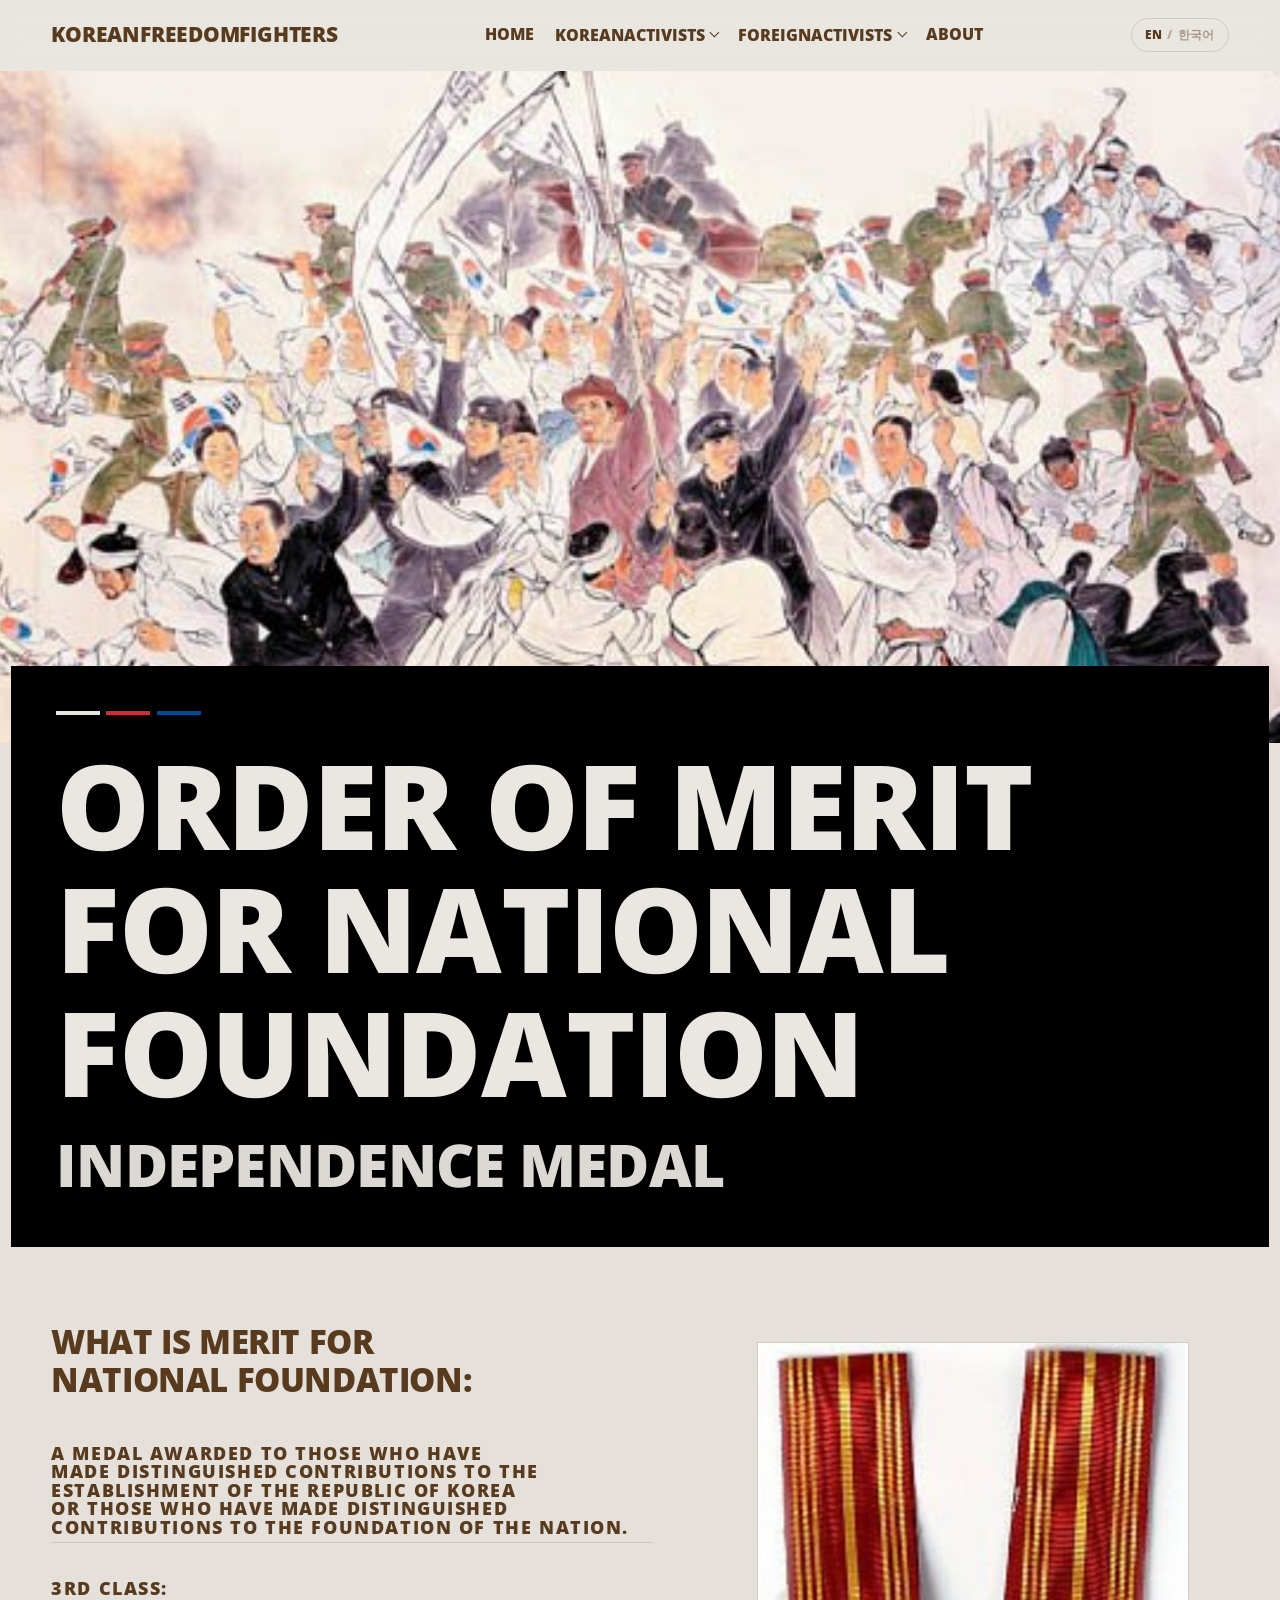
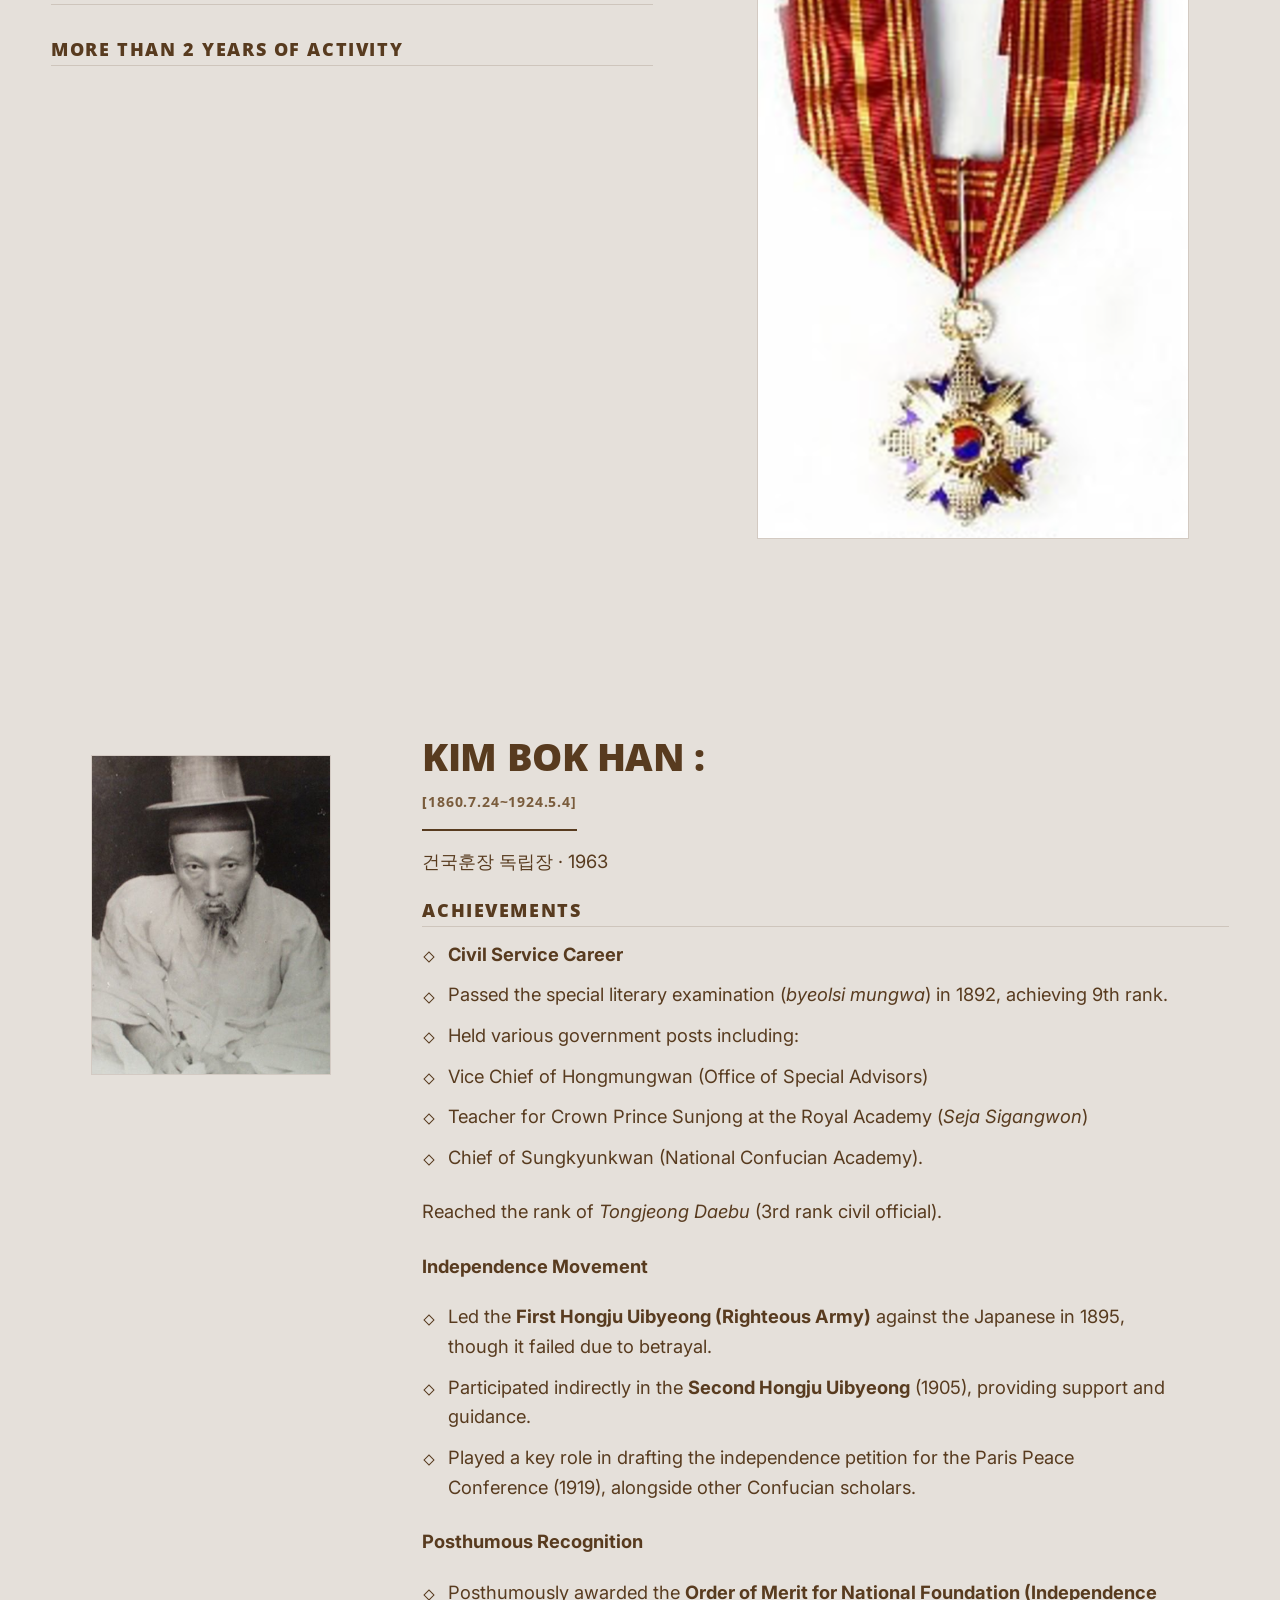
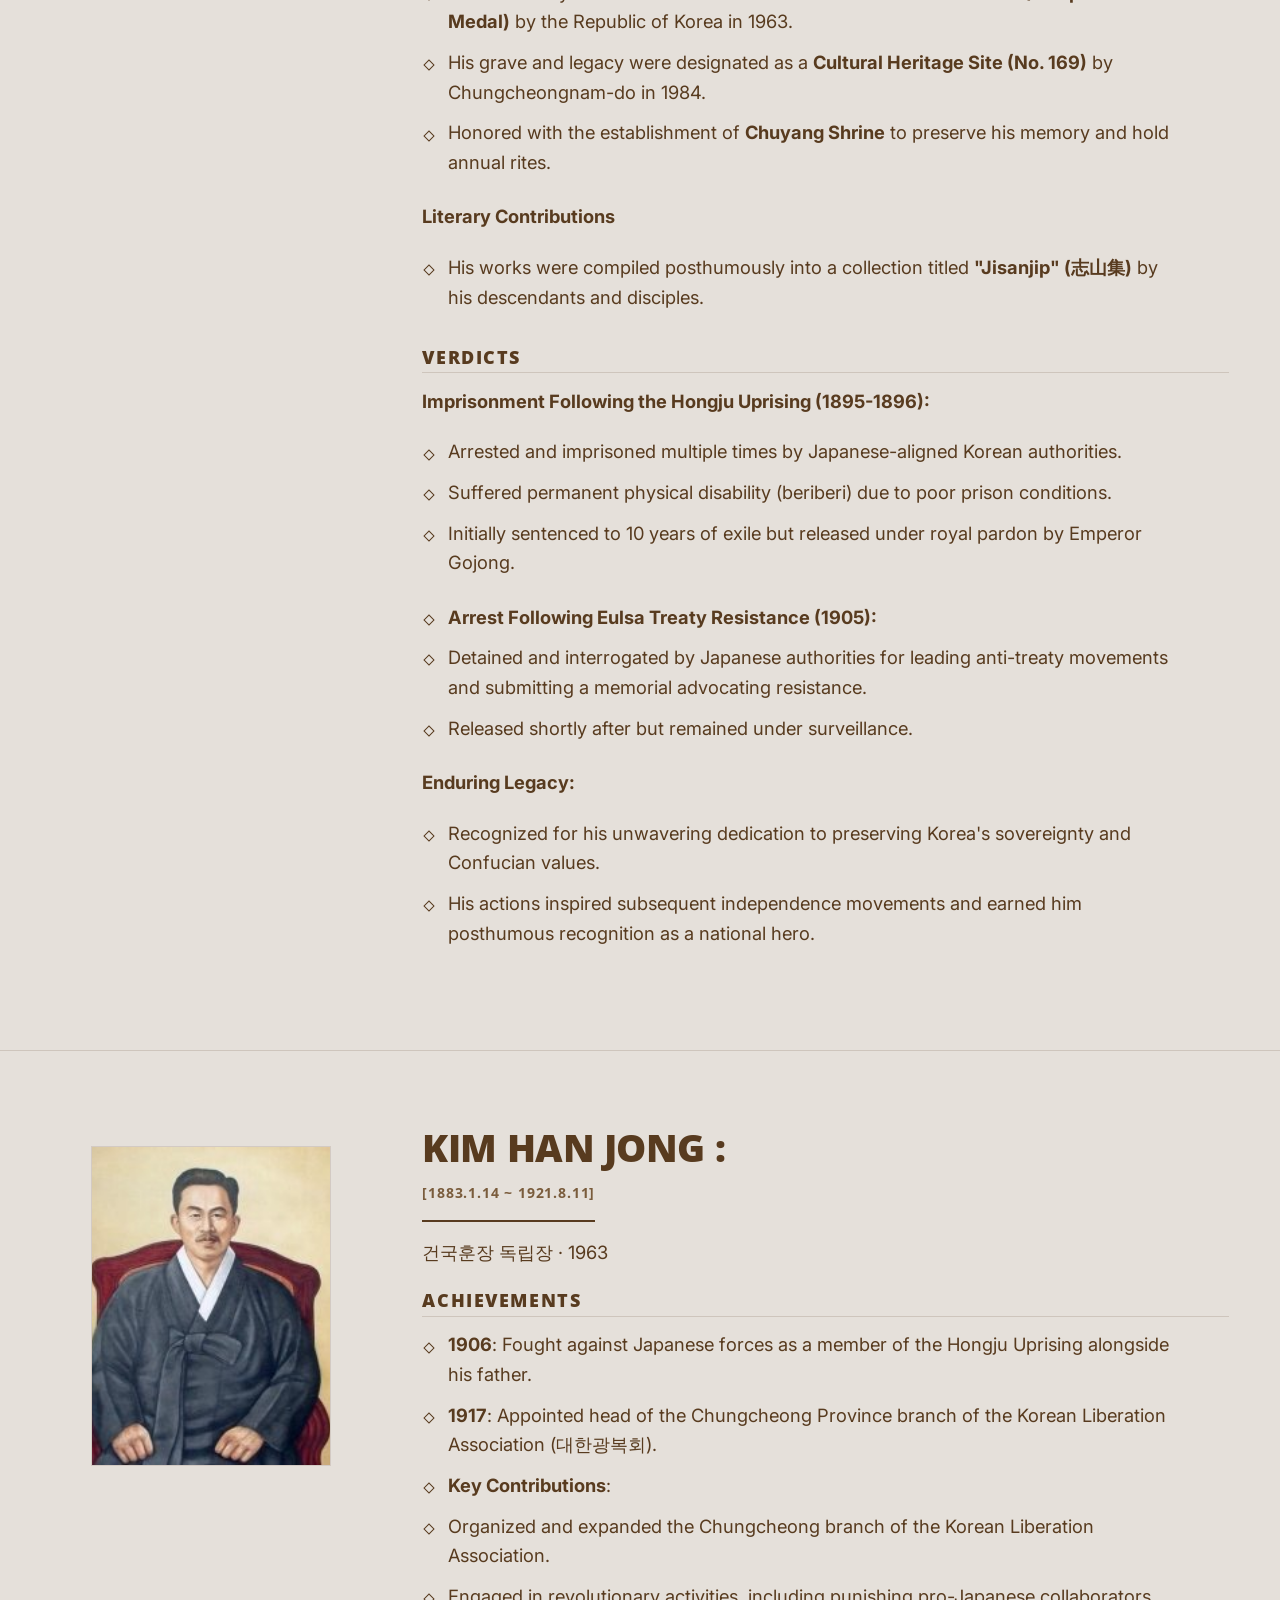
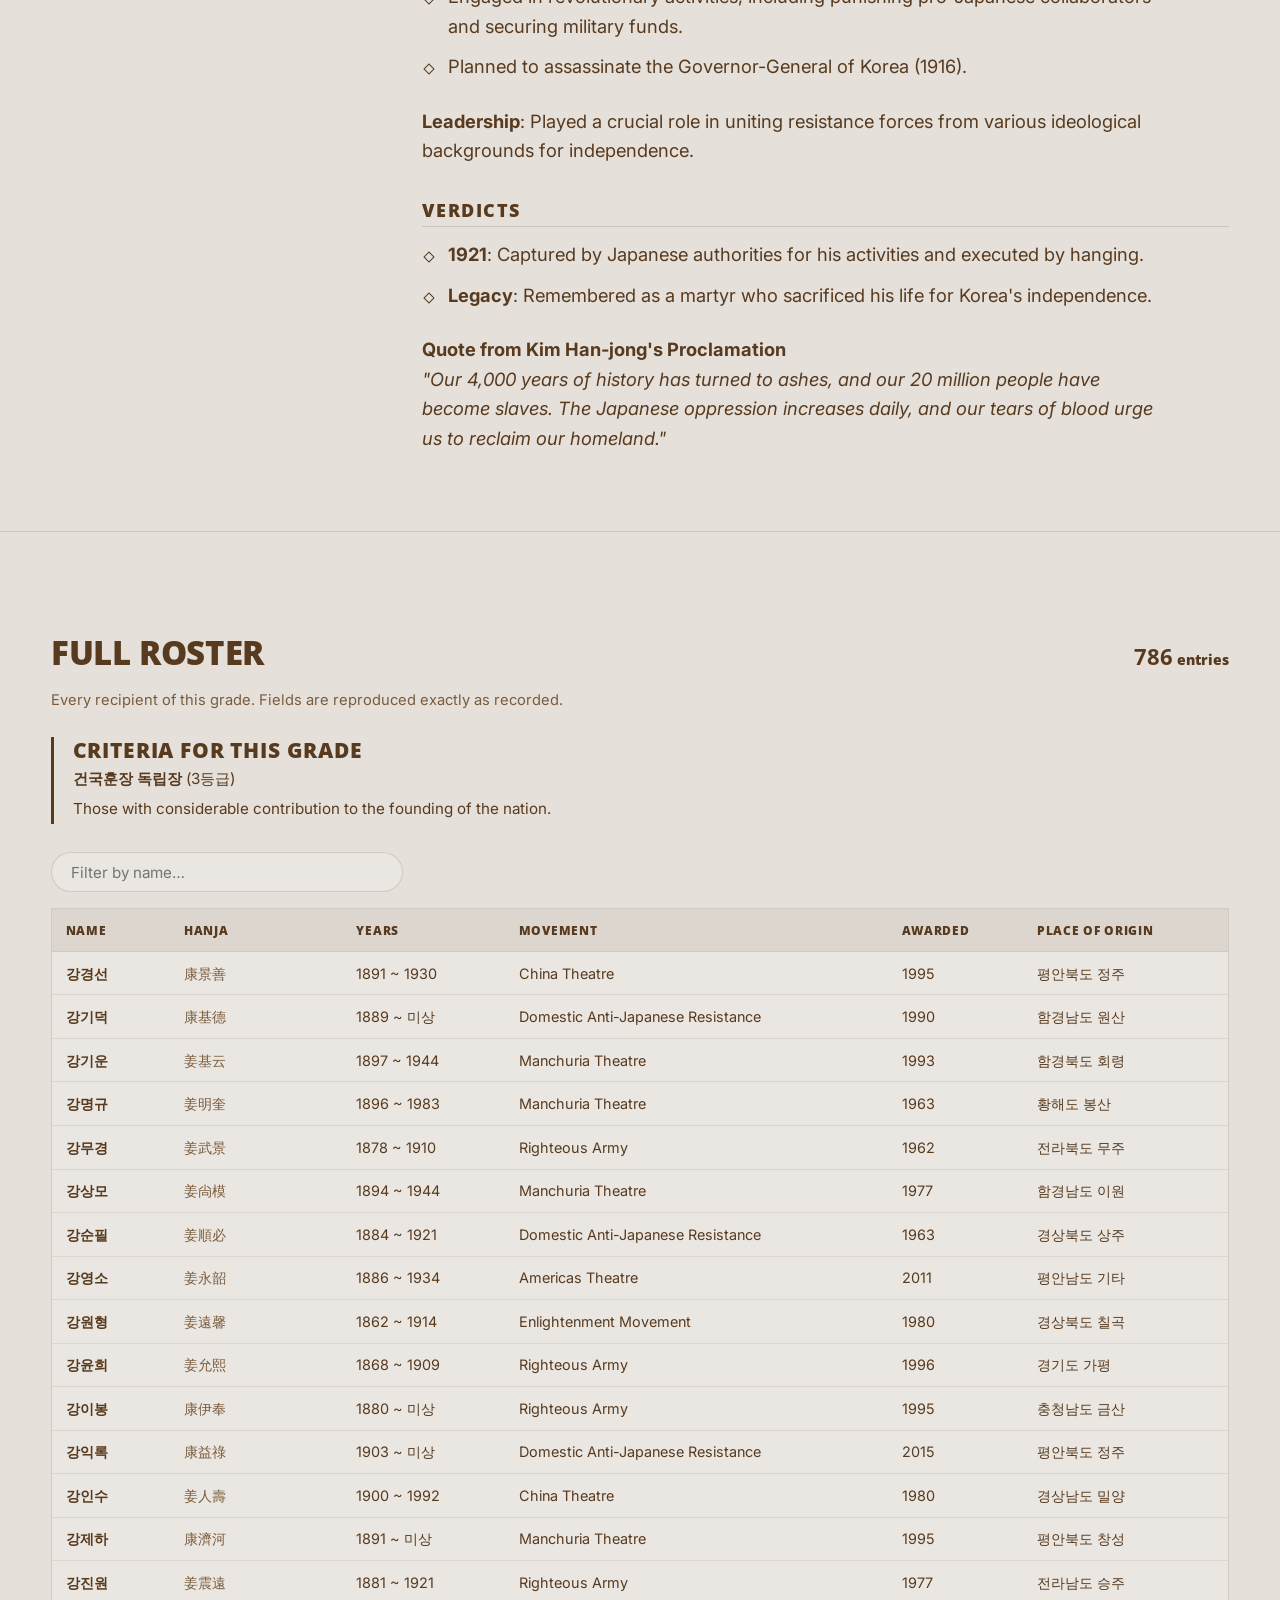
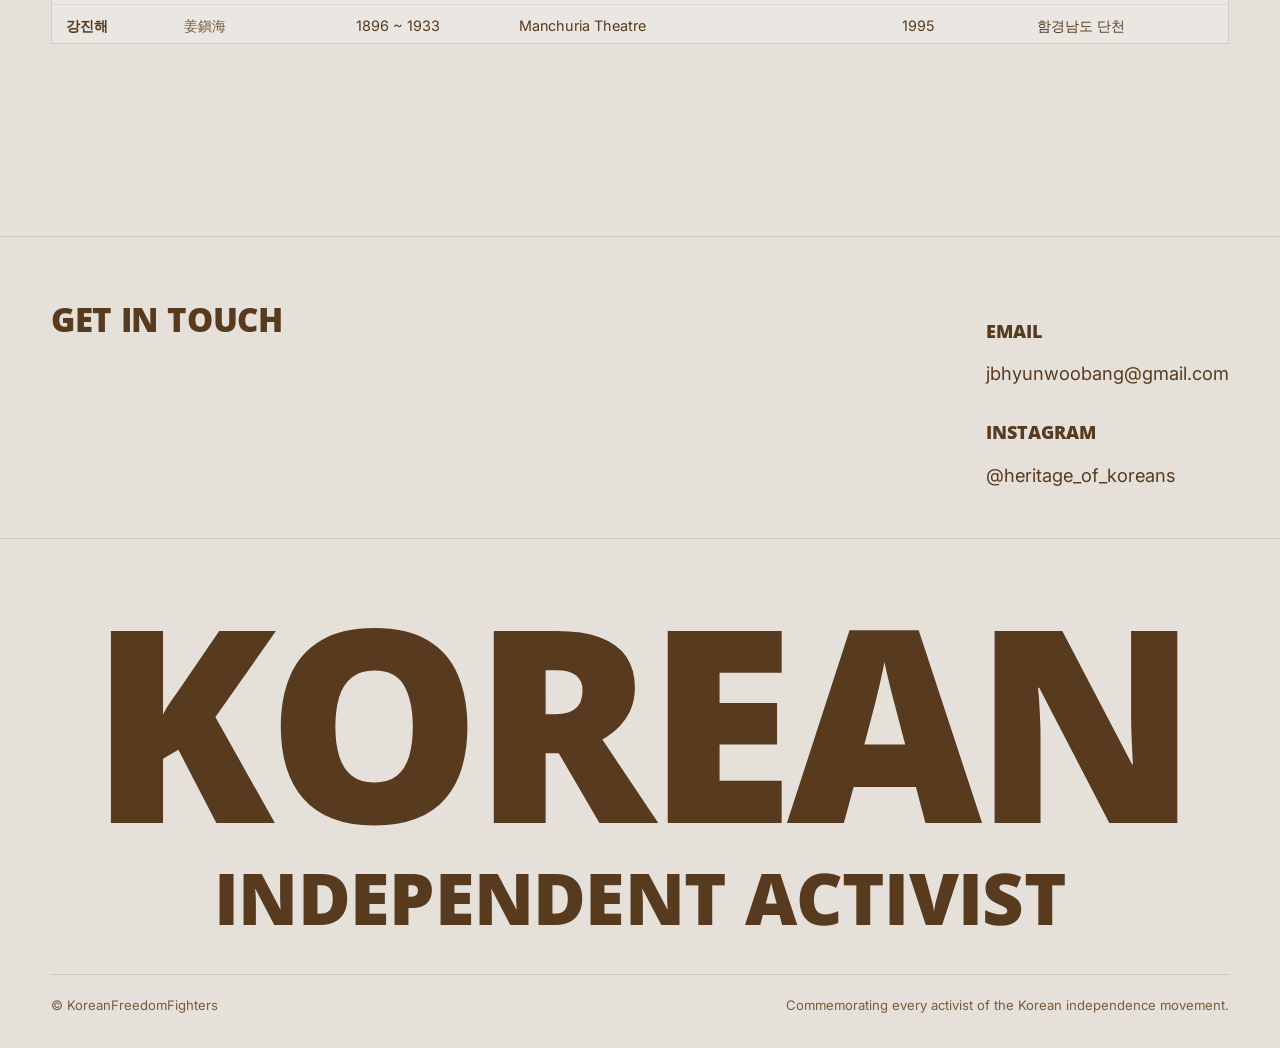
<file: korean-3rd-class.html>
<!DOCTYPE html>
<html lang="en" data-lang="en">
<head>
<meta charset="utf-8">
<meta name="viewport" content="width=device-width, initial-scale=1">
<title>3rd Class — KoreanFreedomFighters</title>
<meta name="description" content="Passed the special literary examination (byeolsi mungwa) in 1892, achieving 9th rank.">
<meta property="og:title" content="3rd Class — KoreanFreedomFighters">
<meta property="og:description" content="Passed the special literary examination (byeolsi mungwa) in 1892, achieving 9th rank.">
<meta property="og:type" content="website">
<meta property="og:image" content="assets/tumblr_inline_om4pelIsDZ1tuel76_500.jpg">
<link rel="preconnect" href="https://fonts.googleapis.com">
<link rel="preconnect" href="https://fonts.gstatic.com" crossorigin>
<link href="https://fonts.googleapis.com/css2?family=Open+Sans:wght@400;600;800&family=Inter:wght@400;500;600&display=swap" rel="stylesheet">
<link rel="stylesheet" href="styles.css">
</head>
<body data-menu="closed">
<a class="skip" href="#main"><span class="i18n" lang="en" data-en>Skip to content</span><span class="i18n" lang="ko" data-ko>본문으로 건너뛰기</span></a>

<header class="masthead">
  <div class="shell masthead__inner">
    <a class="wordmark" href="index.html">KoreanFreedomFighters</a>
    <nav class="nav" id="sitenav" aria-label="Main">
      <ul class="nav__list">
        <li><a class="nav__link" href="index.html"><span class="i18n" lang="en" data-en>Home</span><span class="i18n" lang="ko" data-ko>홈</span></a></li>
        <li class="nav__item" data-open="false">
        <button class="nav__toggle" type="button" aria-expanded="false" aria-controls="menu-korean"><span class="i18n" lang="en" data-en>KoreanActivists</span><span class="i18n" lang="ko" data-ko>한국인 독립운동가</span><span class="nav__caret" aria-hidden="true"></span></button>
        <ul class="nav__menu" id="menu-korean">
          <li><a href="korean-1st-class.html"><span class="i18n" lang="en" data-en>1st Class</span><span class="i18n" lang="ko" data-ko>대한민국장 (1등급)</span></a></li>
          <li><a href="korean-2nd-class.html"><span class="i18n" lang="en" data-en>2nd Class</span><span class="i18n" lang="ko" data-ko>대통령장 (2등급)</span></a></li>
          <li><a href="korean-3rd-class.html" aria-current="page"><span class="i18n" lang="en" data-en>3rd Class</span><span class="i18n" lang="ko" data-ko>독립장 (3등급)</span></a></li>
          <li><a href="korean-4th-class.html"><span class="i18n" lang="en" data-en>4th Class</span><span class="i18n" lang="ko" data-ko>애국장 (4등급)</span></a></li>
          <li><a href="korean-5th-class.html"><span class="i18n" lang="en" data-en>5th Class</span><span class="i18n" lang="ko" data-ko>애족장 (5등급)</span></a></li>
          <li><a href="korean-national-award.html"><span class="i18n" lang="en" data-en>National Award</span><span class="i18n" lang="ko" data-ko>National Award</span></a></li>
        </ul>
      </li>
        <li class="nav__item" data-open="false">
        <button class="nav__toggle" type="button" aria-expanded="false" aria-controls="menu-foreign"><span class="i18n" lang="en" data-en>ForeignActivists</span><span class="i18n" lang="ko" data-ko>외국인 독립운동가</span><span class="nav__caret" aria-hidden="true"></span></button>
        <ul class="nav__menu" id="menu-foreign">
          <li><a href="foreign-1st-class.html"><span class="i18n" lang="en" data-en>1st Class</span><span class="i18n" lang="ko" data-ko>대한민국장 (1등급)</span></a></li>
          <li><a href="foreign-2nd-class.html"><span class="i18n" lang="en" data-en>2nd Class</span><span class="i18n" lang="ko" data-ko>대통령장 (2등급)</span></a></li>
          <li><a href="foreign-3rd-class.html"><span class="i18n" lang="en" data-en>3rd Class</span><span class="i18n" lang="ko" data-ko>독립장 (3등급)</span></a></li>
          <li><a href="foreign-4th-class.html"><span class="i18n" lang="en" data-en>4th Class</span><span class="i18n" lang="ko" data-ko>애국장 (4등급)</span></a></li>
          <li><a href="foreign-5th-class.html"><span class="i18n" lang="en" data-en>5th Class</span><span class="i18n" lang="ko" data-ko>애족장 (5등급)</span></a></li>
          <li><a href="foreign-national-award.html"><span class="i18n" lang="en" data-en>National Award</span><span class="i18n" lang="ko" data-ko>National Award</span></a></li>
        </ul>
      </li>
        <li><a class="nav__link" href="about.html"><span class="i18n" lang="en" data-en>About</span><span class="i18n" lang="ko" data-ko>소개</span></a></li>
      </ul>
    </nav>
    <div class="masthead__actions">
      <button class="langtoggle" type="button" data-lang-toggle
              aria-label="Switch to Korean" title="Switch to Korean">
        <span class="langtoggle__on">EN</span><span class="langtoggle__sep">/</span><span class="langtoggle__off" lang="ko">한국어</span>
      </button>
      <button class="burger" type="button" aria-label="Menu" aria-expanded="false" aria-controls="sitenav">
        <span></span><span></span><span></span>
      </button>
    </div>
  </div>
</header>

<main id="main">
<section class="section hero">
  <div class="hero__media">
    <img src="assets/tumblr_inline_om4pelIsDZ1tuel76_500.jpg" alt="" fetchpriority="high" decoding="async">
  </div>
  <div class="hero__slab reveal">
    <div class="hero__rule" aria-hidden="true"><i></i><i></i><i></i></div>
    <h1 class="h-hero"><span class="i18n" lang="en" data-en>Order of Merit for National Foundation</span><span class="i18n" lang="ko" data-ko>건국훈장</span></h1>
    <p class="h-hero-sub" role="doc-subtitle"><span class="i18n" lang="en" data-en>Independence Medal</span><span class="i18n" lang="ko" data-ko>독립장</span></p>
  </div>
</section>

<section class="section reveal">
  <div class="shell split">
    <div class="split__body">
      <h2 class="h-section"><span class="i18n" lang="en" data-en>What is Merit for National Foundation:</span><span class="i18n" lang="ko" data-ko>건국훈장이란?</span></h2>
      <div class="prose"><h4 class="h-label"><span class="i18n" lang="en" data-en><strong>A medal awarded to those who have made distinguished contributions to the establishment of the Republic of Korea or those who have made distinguished contributions to the foundation of the nation.</strong></span><span class="i18n" lang="ko" data-ko>대한민국의 수립에 뚜렷한 공로가 있는 사람, 또는 국가의 기초를 세우는 데 뚜렷한 공로가 있는 사람에게 수여하는 훈장입니다.</span></h4>
        <h3 class="h-label"><span class="i18n" lang="en" data-en>3rd class:</span><span class="i18n" lang="ko" data-ko>3등급</span></h3>
        <h4 class="h-label"><span class="i18n" lang="en" data-en>More than 2 years of activity</span><span class="i18n" lang="ko" data-ko>2년 이상 활동</span></h4></div>
    </div>
    <figure class="split__media">
      <img src="assets/2024-12-04-12.55.07.png" alt="" loading="lazy" decoding="async">
    </figure>
  </div>
</section>

<article class="profile reveal" id="kim-bok-han">
  <div class="shell profile__grid">
    <figure class="profile__aside">
      <img class="profile__portrait" src="assets/Wy6xiSg842.jpg" alt="Portrait of Kim Bok han" loading="lazy" decoding="async">
    </figure>
    <div class="profile__body">
      <h2 class="h-name profile__name"><span class="i18n" lang="en" data-en>Kim Bok han :</span><span class="i18n" lang="ko" data-ko>김복한 金福漢</span></h2>
      <p class="profile__dates">[<strong>1860.7.24~1924.5.4]</strong></p>
      <p class="profile__official"><span lang="ko">건국훈장 독립장</span> · 1963</p>
      <div class="prose"><h4 class="h-label"><span class="i18n" lang="en" data-en>Achievements</span><span class="i18n" lang="ko" data-ko>공적</span></h4>
        <ul>
        <li><span class="i18n" lang="en" data-en><strong>Civil Service Career</strong></span><span class="i18n" lang="ko" data-ko>관직 생활</span></li>
        <ul>
        <li><span class="i18n" lang="en" data-en>Passed the special literary examination (<em>byeolsi mungwa</em>) in 1892, achieving 9th rank.</span><span class="i18n" lang="ko" data-ko>1892년 별시문과에 급제하여 9위의 성적을 거두었습니다.</span></li>
        <li><span class="i18n" lang="en" data-en>Held various government posts including:</span><span class="i18n" lang="ko" data-ko>다음과 같은 여러 관직을 역임하였습니다:</span></li>
        <ul>
        <li><span class="i18n" lang="en" data-en>Vice Chief of Hongmungwan (Office of Special Advisors)</span><span class="i18n" lang="ko" data-ko>홍문관 부제학</span></li>
        <li><span class="i18n" lang="en" data-en>Teacher for Crown Prince Sunjong at the Royal Academy (<em>Seja Sigangwon</em>)</span><span class="i18n" lang="ko" data-ko>세자시강원 사부(황태자 순종의 스승)</span></li>
        <li><span class="i18n" lang="en" data-en>Chief of Sungkyunkwan (National Confucian Academy).</span><span class="i18n" lang="ko" data-ko>성균관 관장.</span></li>
        </ul>
        <p><span class="i18n" lang="en" data-en>Reached the rank of <em>Tongjeong Daebu</em> (3rd rank civil official).</span><span class="i18n" lang="ko" data-ko>통정대부(정3품 문관)에 올랐습니다.</span></p>
        </ul>
        <p><span class="i18n" lang="en" data-en><strong>Independence Movement</strong></span><span class="i18n" lang="ko" data-ko>독립운동</span></p>
        <ul>
        <li><span class="i18n" lang="en" data-en>Led the <strong>First Hongju Uibyeong (Righteous Army)</strong> against the Japanese in 1895, though it failed due to betrayal.</span><span class="i18n" lang="ko" data-ko>1895년 제1차 홍주의병을 이끌고 일본에 맞서 항쟁하였으나 배신으로 실패하였습니다.</span></li>
        <li><span class="i18n" lang="en" data-en>Participated indirectly in the <strong>Second Hongju Uibyeong</strong> (1905), providing support and guidance.</span><span class="i18n" lang="ko" data-ko>1905년 제2차 홍주의병에는 간접적으로 참여하여 지원과 지도를 하였습니다.</span></li>
        <li><span class="i18n" lang="en" data-en>Played a key role in drafting the independence petition for the Paris Peace Conference (1919), alongside other Confucian scholars.</span><span class="i18n" lang="ko" data-ko>1919년 다른 유림들과 함께 파리강화회의에 보내는 독립청원서를 작성하는 데 주요한 역할을 하였습니다.</span></li>
        </ul>
        <p><span class="i18n" lang="en" data-en><strong>Posthumous Recognition</strong></span><span class="i18n" lang="ko" data-ko>추서</span></p>
        <ul>
        <li><span class="i18n" lang="en" data-en>Posthumously awarded the <strong>Order of Merit for National Foundation (Independence Medal)</strong> by the Republic of Korea in 1963.</span><span class="i18n" lang="ko" data-ko>1963년 대한민국 정부로부터 건국훈장 독립장을 추서받았습니다.</span></li>
        <li><span class="i18n" lang="en" data-en>His grave and legacy were designated as a <strong>Cultural Heritage Site (No. 169)</strong> by Chungcheongnam-do in 1984.</span><span class="i18n" lang="ko" data-ko>묘소와 유적은 1984년 충청남도 문화유산(제169호)으로 지정되었습니다.</span></li>
        <li><span class="i18n" lang="en" data-en>Honored with the establishment of <strong>Chuyang Shrine</strong> to preserve his memory and hold annual rites.</span><span class="i18n" lang="ko" data-ko>그 뜻을 기리고 매년 제향을 올리기 위하여 추양사가 건립되었습니다.</span></li>
        </ul>
        <p><span class="i18n" lang="en" data-en><strong>Literary Contributions</strong></span><span class="i18n" lang="ko" data-ko>저술 활동</span></p>
        <ul>
        <li><span class="i18n" lang="en" data-en>His works were compiled posthumously into a collection titled <strong>"Jisanjip" (志山集)</strong> by his descendants and disciples.</span><span class="i18n" lang="ko" data-ko>후손과 제자들이 사후에 그의 저술을 모아 「지산집(志山集)」으로 편찬하였습니다.</span></li>
        </ul>
        </ul>
        <h4 class="h-label"><span class="i18n" lang="en" data-en>Verdicts</span><span class="i18n" lang="ko" data-ko>판결</span></h4>
        <p><span class="i18n" lang="en" data-en><strong>Imprisonment Following the Hongju Uprising (1895-1896):</strong></span><span class="i18n" lang="ko" data-ko>홍주의병 이후의 투옥(1895-1896):</span></p>
        <ul>
        <li><span class="i18n" lang="en" data-en>Arrested and imprisoned multiple times by Japanese-aligned Korean authorities.</span><span class="i18n" lang="ko" data-ko>친일 성향의 조선 관헌에 여러 차례 체포되어 투옥되었습니다.</span></li>
        <li><span class="i18n" lang="en" data-en>Suffered permanent physical disability (beriberi) due to poor prison conditions.</span><span class="i18n" lang="ko" data-ko>열악한 옥중 환경으로 각기병을 얻어 평생 신체 장애를 입었습니다.</span></li>
        <li><span class="i18n" lang="en" data-en>Initially sentenced to 10 years of exile but released under royal pardon by Emperor Gojong.</span><span class="i18n" lang="ko" data-ko>처음에는 유배 10년을 선고받았으나 고종 황제의 특사로 석방되었습니다.</span></li>
        </ul>
        <ul>
        <li><span class="i18n" lang="en" data-en><strong>Arrest Following Eulsa Treaty Resistance (1905):</strong></span><span class="i18n" lang="ko" data-ko>을사조약 반대 항쟁 이후의 체포(1905):</span></li>
        <ul>
        <li><span class="i18n" lang="en" data-en>Detained and interrogated by Japanese authorities for leading anti-treaty movements and submitting a memorial advocating resistance.</span><span class="i18n" lang="ko" data-ko>조약 반대 운동을 주도하고 항쟁을 주창하는 상소를 올린 일로 일본 당국에 구금되어 심문을 받았습니다.</span></li>
        <li><span class="i18n" lang="en" data-en>Released shortly after but remained under surveillance.</span><span class="i18n" lang="ko" data-ko>얼마 지나지 않아 석방되었으나 계속 감시를 받았습니다.</span></li>
        </ul>
        <p><span class="i18n" lang="en" data-en><strong>Enduring Legacy:</strong></span><span class="i18n" lang="ko" data-ko>남긴 유산:</span></p>
        <ul>
        <li><span class="i18n" lang="en" data-en>Recognized for his unwavering dedication to preserving Korea's sovereignty and Confucian values.</span><span class="i18n" lang="ko" data-ko>나라의 주권과 유교적 가치를 지키려 한 변함없는 헌신으로 높이 평가받았습니다.</span></li>
        <li><span class="i18n" lang="en" data-en>His actions inspired subsequent independence movements and earned him posthumous recognition as a national hero.</span><span class="i18n" lang="ko" data-ko>그 행적은 이후의 독립운동에 큰 영향을 주었으며, 사후 민족의 영웅으로 기려졌습니다.</span></li>
        </ul>
        </ul></div>
    </div>
  </div>
</article>

<article class="profile reveal" id="kim-han-jong">
  <div class="shell profile__grid">
    <figure class="profile__aside">
      <img class="profile__portrait" src="assets/15922_19047_1641.jpg" alt="Portrait of Kim han jong" loading="lazy" decoding="async">
    </figure>
    <div class="profile__body">
      <h2 class="h-name profile__name"><span class="i18n" lang="en" data-en>Kim han jong :</span><span class="i18n" lang="ko" data-ko>김한종 金漢鍾</span></h2>
      <p class="profile__dates"><strong>[1883.1.14 ~ 1921.8.11]</strong></p>
      <p class="profile__official"><span lang="ko">건국훈장 독립장</span> · 1963</p>
      <div class="prose"><h4 class="h-label"><span class="i18n" lang="en" data-en>Achievements</span><span class="i18n" lang="ko" data-ko>공적</span></h4>
        <ul>
        <li><span class="i18n" lang="en" data-en><strong>1906</strong>: Fought against Japanese forces as a member of the Hongju Uprising alongside his father.</span><span class="i18n" lang="ko" data-ko>1906년: 아버지와 함께 홍주의병에 참여하여 일본군과 싸웠습니다.</span></li>
        <li><span class="i18n" lang="en" data-en><strong>1917</strong>: Appointed head of the Chungcheong Province branch of the Korean Liberation Association (대한광복회).</span><span class="i18n" lang="ko" data-ko>1917년: 대한광복회 충청도 지부장에 임명되었습니다.</span></li>
        <li><span class="i18n" lang="en" data-en><strong>Key Contributions</strong>:</span><span class="i18n" lang="ko" data-ko>주요 공적:</span></li>
        <ul>
        <li><span class="i18n" lang="en" data-en>Organized and expanded the Chungcheong branch of the Korean Liberation Association.</span><span class="i18n" lang="ko" data-ko>대한광복회 충청도 지부를 조직하고 확대하였습니다.</span></li>
        <li><span class="i18n" lang="en" data-en>Engaged in revolutionary activities, including punishing pro-Japanese collaborators and securing military funds.</span><span class="i18n" lang="ko" data-ko>친일 부역자를 처단하고 군자금을 모으는 등의 활동을 전개하였습니다.</span></li>
        <li><span class="i18n" lang="en" data-en>Planned to assassinate the Governor-General of Korea (1916).</span><span class="i18n" lang="ko" data-ko>1916년 조선총독 암살을 계획하였습니다.</span></li>
        </ul>
        <p><span class="i18n" lang="en" data-en><strong>Leadership</strong>: Played a crucial role in uniting resistance forces from various ideological backgrounds for independence.</span><span class="i18n" lang="ko" data-ko>지도력: 독립을 위하여 여러 이념적 배경의 항일 세력을 결집하는 데 중요한 역할을 하였습니다.</span></p>
        </ul>
        <h4 class="h-label"><span class="i18n" lang="en" data-en>Verdicts</span><span class="i18n" lang="ko" data-ko>판결</span></h4>
        <ul>
        <li><span class="i18n" lang="en" data-en><strong>1921</strong>: Captured by Japanese authorities for his activities and executed by hanging.</span><span class="i18n" lang="ko" data-ko>1921년: 활동이 드러나 일본 당국에 체포되어 교수형으로 순국하였습니다.</span></li>
        <li><span class="i18n" lang="en" data-en><strong>Legacy</strong>: Remembered as a martyr who sacrificed his life for Korea's independence.</span><span class="i18n" lang="ko" data-ko>평가: 조국의 독립을 위하여 목숨을 바친 순국열사로 기억되고 있습니다.</span></li>
        </ul>
        <p><span class="i18n" lang="en" data-en><strong>Quote from Kim Han-jong's Proclamation</strong><br><em>"Our 4,000 years of history has turned to ashes, and our 20 million people have become slaves. The Japanese oppression increases daily, and our tears of blood urge us to reclaim our homeland."</em></span><span class="i18n" lang="ko" data-ko><strong>김한종 포고문에서</strong><br>“4,000년의 역사가 재로 변하였고 2,000만 동포가 노예가 되었다. 일본의 압박은 날로 심해지고, 피눈물은 우리로 하여금 조국을 되찾을 것을 재촉한다.”</span></p></div>
    </div>
  </div>
</article>

<section class="section roster" id="roster" aria-labelledby="roster-h">
  <div class="shell">
    <div class="roster__head">
      <h2 class="h-section" id="roster-h"><span class="i18n" lang="en" data-en>Full roster</span><span class="i18n" lang="ko" data-ko>전체 명단</span></h2>
      <p class="roster__count"><strong>786</strong> <span class="i18n" lang="en" data-en>entries</span><span class="i18n" lang="ko" data-ko>명</span></p>
    </div>
    <p class="roster__note"><span class="i18n" lang="en" data-en>Every recipient of this grade. Fields are reproduced exactly as recorded.</span><span class="i18n" lang="ko" data-ko>이 훈격의 전체 포상자입니다. 각 항목은 기록된 내용을 그대로 옮겼습니다.</span></p>
  <div class="roster__criteria">
    <h3 class="h-label"><span class="i18n" lang="en" data-en>Criteria for this grade</span><span class="i18n" lang="ko" data-ko>이 훈격의 서훈 기준</span></h3>
    <p><strong lang="ko">건국훈장 독립장</strong> <span lang="ko">(3등급)</span></p>
    <p><span class="i18n" lang="en" data-en>Those with considerable contribution to the founding of the nation.</span><span class="i18n" lang="ko" data-ko>건국에 상당한 공로가 있는 자</span></p>
  </div>
    <div class="roster__tools">
      <input class="roster__search" type="search" placeholder="Filter by name…" aria-label="Filter names on this page" data-ph-en="Filter by name…" data-ph-ko="이름으로 찾기…">
      <p class="roster__shown" aria-live="polite"></p>
    </div>
    <div class="roster__scroll">
      <table class="roster__table">
        <thead><tr><th><span class="i18n" lang="en" data-en>Name</span><span class="i18n" lang="ko" data-ko>성명</span></th><th><span class="i18n" lang="en" data-en>Hanja</span><span class="i18n" lang="ko" data-ko>한자명</span></th><th><span class="i18n" lang="en" data-en>Years</span><span class="i18n" lang="ko" data-ko>생몰년</span></th><th><span class="i18n" lang="en" data-en>Movement</span><span class="i18n" lang="ko" data-ko>운동계열</span></th><th><span class="i18n" lang="en" data-en>Awarded</span><span class="i18n" lang="ko" data-ko>포상년도</span></th><th><span class="i18n" lang="en" data-en>Place of origin</span><span class="i18n" lang="ko" data-ko>본적</span></th></tr></thead>
        <tbody>
          <tr><th scope="row" lang="ko">강경선</th><td lang="ko" class="roster__hanja">康景善</td><td>1891 ~ 1930</td><td class="roster__move"><span class="i18n" lang="en" data-en>China Theatre</span><span class="i18n" lang="ko" data-ko>중국방면</span></td><td>1995</td><td lang="ko" class="roster__origin">평안북도 정주</td></tr>
          <tr><th scope="row" lang="ko">강기덕</th><td lang="ko" class="roster__hanja">康基德</td><td>1889 ~ 미상</td><td class="roster__move"><span class="i18n" lang="en" data-en>Domestic Anti-Japanese Resistance</span><span class="i18n" lang="ko" data-ko>국내항일</span></td><td>1990</td><td lang="ko" class="roster__origin">함경남도 원산</td></tr>
          <tr><th scope="row" lang="ko">강기운</th><td lang="ko" class="roster__hanja">姜基云</td><td>1897 ~ 1944</td><td class="roster__move"><span class="i18n" lang="en" data-en>Manchuria Theatre</span><span class="i18n" lang="ko" data-ko>만주방면</span></td><td>1993</td><td lang="ko" class="roster__origin">함경북도 회령</td></tr>
          <tr><th scope="row" lang="ko">강명규</th><td lang="ko" class="roster__hanja">姜明奎</td><td>1896 ~ 1983</td><td class="roster__move"><span class="i18n" lang="en" data-en>Manchuria Theatre</span><span class="i18n" lang="ko" data-ko>만주방면</span></td><td>1963</td><td lang="ko" class="roster__origin">황해도 봉산</td></tr>
          <tr><th scope="row" lang="ko">강무경</th><td lang="ko" class="roster__hanja">姜武景</td><td>1878 ~ 1910</td><td class="roster__move"><span class="i18n" lang="en" data-en>Righteous Army</span><span class="i18n" lang="ko" data-ko>의병</span></td><td>1962</td><td lang="ko" class="roster__origin">전라북도 무주</td></tr>
          <tr><th scope="row" lang="ko">강상모</th><td lang="ko" class="roster__hanja">姜尙模</td><td>1894 ~ 1944</td><td class="roster__move"><span class="i18n" lang="en" data-en>Manchuria Theatre</span><span class="i18n" lang="ko" data-ko>만주방면</span></td><td>1977</td><td lang="ko" class="roster__origin">함경남도 이원</td></tr>
          <tr><th scope="row" lang="ko">강순필</th><td lang="ko" class="roster__hanja">姜順必</td><td>1884 ~ 1921</td><td class="roster__move"><span class="i18n" lang="en" data-en>Domestic Anti-Japanese Resistance</span><span class="i18n" lang="ko" data-ko>국내항일</span></td><td>1963</td><td lang="ko" class="roster__origin">경상북도 상주</td></tr>
          <tr><th scope="row" lang="ko">강영소</th><td lang="ko" class="roster__hanja">姜永韶</td><td>1886 ~ 1934</td><td class="roster__move"><span class="i18n" lang="en" data-en>Americas Theatre</span><span class="i18n" lang="ko" data-ko>미주방면</span></td><td>2011</td><td lang="ko" class="roster__origin">평안남도 기타</td></tr>
          <tr><th scope="row" lang="ko">강원형</th><td lang="ko" class="roster__hanja">姜遠馨</td><td>1862 ~ 1914</td><td class="roster__move"><span class="i18n" lang="en" data-en>Enlightenment Movement</span><span class="i18n" lang="ko" data-ko>계몽운동</span></td><td>1980</td><td lang="ko" class="roster__origin">경상북도 칠곡</td></tr>
          <tr><th scope="row" lang="ko">강윤희</th><td lang="ko" class="roster__hanja">姜允熙</td><td>1868 ~ 1909</td><td class="roster__move"><span class="i18n" lang="en" data-en>Righteous Army</span><span class="i18n" lang="ko" data-ko>의병</span></td><td>1996</td><td lang="ko" class="roster__origin">경기도 가평</td></tr>
          <tr><th scope="row" lang="ko">강이봉</th><td lang="ko" class="roster__hanja">康伊奉</td><td>1880 ~ 미상</td><td class="roster__move"><span class="i18n" lang="en" data-en>Righteous Army</span><span class="i18n" lang="ko" data-ko>의병</span></td><td>1995</td><td lang="ko" class="roster__origin">충청남도 금산</td></tr>
          <tr><th scope="row" lang="ko">강익록</th><td lang="ko" class="roster__hanja">康益祿</td><td>1903 ~ 미상</td><td class="roster__move"><span class="i18n" lang="en" data-en>Domestic Anti-Japanese Resistance</span><span class="i18n" lang="ko" data-ko>국내항일</span></td><td>2015</td><td lang="ko" class="roster__origin">평안북도 정주</td></tr>
          <tr><th scope="row" lang="ko">강인수</th><td lang="ko" class="roster__hanja">姜人壽</td><td>1900 ~ 1992</td><td class="roster__move"><span class="i18n" lang="en" data-en>China Theatre</span><span class="i18n" lang="ko" data-ko>중국방면</span></td><td>1980</td><td lang="ko" class="roster__origin">경상남도 밀양</td></tr>
          <tr><th scope="row" lang="ko">강제하</th><td lang="ko" class="roster__hanja">康濟河</td><td>1891 ~ 미상</td><td class="roster__move"><span class="i18n" lang="en" data-en>Manchuria Theatre</span><span class="i18n" lang="ko" data-ko>만주방면</span></td><td>1995</td><td lang="ko" class="roster__origin">평안북도 창성</td></tr>
          <tr><th scope="row" lang="ko">강진원</th><td lang="ko" class="roster__hanja">姜震遠</td><td>1881 ~ 1921</td><td class="roster__move"><span class="i18n" lang="en" data-en>Righteous Army</span><span class="i18n" lang="ko" data-ko>의병</span></td><td>1977</td><td lang="ko" class="roster__origin">전라남도 승주</td></tr>
          <tr><th scope="row" lang="ko">강진해</th><td lang="ko" class="roster__hanja">姜鎭海</td><td>1896 ~ 1933</td><td class="roster__move"><span class="i18n" lang="en" data-en>Manchuria Theatre</span><span class="i18n" lang="ko" data-ko>만주방면</span></td><td>1995</td><td lang="ko" class="roster__origin">함경남도 단천</td></tr>
          <tr><th scope="row" lang="ko">강창제</th><td lang="ko" class="roster__hanja">姜昌濟</td><td>1898 ~ 1965</td><td class="roster__move"><span class="i18n" lang="en" data-en>Provisional Government</span><span class="i18n" lang="ko" data-ko>임시정부</span></td><td>1963</td><td lang="ko" class="roster__origin">평안북도 창성</td></tr>
          <tr><th scope="row" lang="ko">강철구</th><td lang="ko" class="roster__hanja">姜鐵求</td><td>1894 ~ 1943</td><td class="roster__move"><span class="i18n" lang="en" data-en>Manchuria Theatre</span><span class="i18n" lang="ko" data-ko>만주방면</span></td><td>1963</td><td lang="ko" class="roster__origin">충청남도 부여</td></tr>
          <tr><th scope="row" lang="ko">계봉우</th><td lang="ko" class="roster__hanja">桂奉瑀</td><td>1880 ~ 1959</td><td class="roster__move"><span class="i18n" lang="en" data-en>Provisional Government</span><span class="i18n" lang="ko" data-ko>임시정부</span></td><td>1995</td><td lang="ko" class="roster__origin">함경남도 영흥</td></tr>
          <tr><th scope="row" lang="ko">계화</th><td lang="ko" class="roster__hanja">桂和</td><td>1885 ~ 1921</td><td class="roster__move"><span class="i18n" lang="en" data-en>Manchuria Theatre</span><span class="i18n" lang="ko" data-ko>만주방면</span></td><td>1963</td><td lang="ko" class="roster__origin">평안북도 선천</td></tr>
          <tr><th scope="row" lang="ko">고광순</th><td lang="ko" class="roster__hanja">高光洵</td><td>1848 ~ 1907</td><td class="roster__move"><span class="i18n" lang="en" data-en>Righteous Army</span><span class="i18n" lang="ko" data-ko>의병</span></td><td>1962</td><td lang="ko" class="roster__origin">전라남도 담양</td></tr>
          <tr><th scope="row" lang="ko">고두환</th><td lang="ko" class="roster__hanja">高斗煥</td><td>1894 ~ 미상</td><td class="roster__move"><span class="i18n" lang="en" data-en>Manchuria Theatre</span><span class="i18n" lang="ko" data-ko>만주방면</span></td><td>1962</td><td lang="ko" class="roster__origin">함경남도 북청</td></tr>
          <tr><th scope="row" lang="ko">고운기</th><td lang="ko" class="roster__hanja">高雲起</td><td>1907 ~ 1943</td><td class="roster__move"><span class="i18n" lang="en" data-en>Korean Liberation Army</span><span class="i18n" lang="ko" data-ko>광복군</span></td><td>1963</td><td lang="ko" class="roster__origin">함경남도 문천</td></tr>
          <tr><th scope="row" lang="ko">고이허</th><td lang="ko" class="roster__hanja">高而虛</td><td>1902 ~ 1937</td><td class="roster__move"><span class="i18n" lang="en" data-en>Manchuria Theatre</span><span class="i18n" lang="ko" data-ko>만주방면</span></td><td>1968</td><td lang="ko" class="roster__origin">황해도 수안</td></tr>
          <tr><th scope="row" lang="ko">고인덕</th><td lang="ko" class="roster__hanja">高仁德</td><td>1887 ~ 1926</td><td class="roster__move"><span class="i18n" lang="en" data-en>Militant Resistance</span><span class="i18n" lang="ko" data-ko>의열투쟁</span></td><td>1963</td><td lang="ko" class="roster__origin">경상남도 밀양</td></tr>
          <tr><th scope="row" lang="ko">고제량</th><td lang="ko" class="roster__hanja">高濟亮</td><td>1849 ~ 1907</td><td class="roster__move"><span class="i18n" lang="en" data-en>Righteous Army</span><span class="i18n" lang="ko" data-ko>의병</span></td><td>1963</td><td lang="ko" class="roster__origin">전라남도 담양</td></tr>
          <tr><th scope="row" lang="ko">고지형</th><td lang="ko" class="roster__hanja">高志亨</td><td>1859 ~ 1927</td><td class="roster__move"><span class="i18n" lang="en" data-en>March 1st Movement</span><span class="i18n" lang="ko" data-ko>3.1운동</span></td><td>2006</td><td lang="ko" class="roster__origin">평안남도 대동</td></tr>
          <tr><th scope="row" lang="ko">고창일</th><td lang="ko" class="roster__hanja">高昌一</td><td>1892 ~ 미상</td><td class="roster__move"><span class="i18n" lang="en" data-en>Russian Maritime Theatre</span><span class="i18n" lang="ko" data-ko>노령방면</span></td><td>1989</td><td lang="ko" class="roster__origin">함경북도 경원</td></tr>
          <tr><th scope="row" lang="ko">고평</th><td lang="ko" class="roster__hanja">高平</td><td>1886 ~ 미상</td><td class="roster__move"><span class="i18n" lang="en" data-en>Manchuria Theatre</span><span class="i18n" lang="ko" data-ko>만주방면</span></td><td>1992</td><td lang="ko" class="roster__origin">전라북도 정읍</td></tr>
          <tr><th scope="row" lang="ko">곽재기</th><td lang="ko" class="roster__hanja">郭在驥</td><td>1893 ~ 1952</td><td class="roster__move"><span class="i18n" lang="en" data-en>Militant Resistance</span><span class="i18n" lang="ko" data-ko>의열투쟁</span></td><td>1963</td><td lang="ko" class="roster__origin">충청북도 청주</td></tr>
          <tr><th scope="row" lang="ko">곽종석</th><td lang="ko" class="roster__hanja">郭鍾錫</td><td>1846 ~ 1919</td><td class="roster__move"><span class="i18n" lang="en" data-en>March 1st Movement</span><span class="i18n" lang="ko" data-ko>3.1운동</span></td><td>1963</td><td lang="ko" class="roster__origin">경상남도 거창</td></tr>
          <tr><th scope="row" lang="ko">곽중규</th><td lang="ko" class="roster__hanja">郭重奎</td><td>1891 ~ 1950</td><td class="roster__move"><span class="i18n" lang="en" data-en>Provisional Government</span><span class="i18n" lang="ko" data-ko>임시정부</span></td><td>1992</td><td lang="ko" class="roster__origin">충청북도 옥천</td></tr>
          <tr><th scope="row" lang="ko">구연영</th><td lang="ko" class="roster__hanja">具然英</td><td>1864 ~ 1907</td><td class="roster__move"><span class="i18n" lang="en" data-en>Domestic Anti-Japanese Resistance</span><span class="i18n" lang="ko" data-ko>국내항일</span></td><td>1963</td><td lang="ko" class="roster__origin">경기도 광주</td></tr>
          <tr><th scope="row" lang="ko">권기옥</th><td lang="ko" class="roster__hanja">權基玉</td><td>1903 ~ 1988</td><td class="roster__move"><span class="i18n" lang="en" data-en>China Theatre</span><span class="i18n" lang="ko" data-ko>중국방면</span></td><td>1977</td><td lang="ko" class="roster__origin">평안남도 평양</td></tr>
          <tr><th scope="row" lang="ko">권석도</th><td lang="ko" class="roster__hanja">權錫燾</td><td>1880 ~ 1946</td><td class="roster__move"><span class="i18n" lang="en" data-en>Righteous Army</span><span class="i18n" lang="ko" data-ko>의병</span></td><td>1986</td><td lang="ko" class="roster__origin">경상남도 함양</td></tr>
          <tr><th scope="row" lang="ko">권순명</th><td lang="ko" class="roster__hanja">權順明</td><td>1876 ~ 미상</td><td class="roster__move"><span class="i18n" lang="en" data-en>Righteous Army</span><span class="i18n" lang="ko" data-ko>의병</span></td><td>1995</td><td lang="ko" class="roster__origin">충청북도 제천</td></tr>
          <tr><th scope="row" lang="ko">권영만</th><td lang="ko" class="roster__hanja">權寧萬</td><td>1878 ~ 1964</td><td class="roster__move"><span class="i18n" lang="en" data-en>Domestic Anti-Japanese Resistance</span><span class="i18n" lang="ko" data-ko>국내항일</span></td><td>1963</td><td lang="ko" class="roster__origin">경상북도 청송</td></tr>
          <tr><th scope="row" lang="ko">권오설</th><td lang="ko" class="roster__hanja">權五卨</td><td>1897 ~ 1930</td><td class="roster__move"><span class="i18n" lang="en" data-en>Domestic Anti-Japanese Resistance</span><span class="i18n" lang="ko" data-ko>국내항일</span></td><td>2005</td><td lang="ko" class="roster__origin">경상북도 안동</td></tr>
          <tr><th scope="row" lang="ko">권용일</th><td lang="ko" class="roster__hanja">權用佾</td><td>1884 ~ 1971</td><td class="roster__move"><span class="i18n" lang="en" data-en>Righteous Army</span><span class="i18n" lang="ko" data-ko>의병</span></td><td>1963</td><td lang="ko" class="roster__origin">충청북도 제천</td></tr>
          <tr><th scope="row" lang="ko">권인규</th><td lang="ko" class="roster__hanja">權仁圭</td><td>1843 ~ 1899</td><td class="roster__move"><span class="i18n" lang="en" data-en>Righteous Army</span><span class="i18n" lang="ko" data-ko>의병</span></td><td>1980</td><td lang="ko" class="roster__origin">강원도 강릉</td></tr>
          <tr><th scope="row" lang="ko">권준</th><td lang="ko" class="roster__hanja">權俊</td><td>미상</td><td class="roster__move"><span class="i18n" lang="en" data-en>Righteous Army</span><span class="i18n" lang="ko" data-ko>의병</span></td><td>1995</td><td lang="ko" class="roster__origin">경기도 기타</td></tr>
          <tr><th scope="row" lang="ko">권준</th><td lang="ko" class="roster__hanja">權晙</td><td>1895 ~ 1959</td><td class="roster__move"><span class="i18n" lang="en" data-en>China Theatre</span><span class="i18n" lang="ko" data-ko>중국방면</span></td><td>1968</td><td lang="ko" class="roster__origin">경상북도 상주</td></tr>
          <tr><th scope="row" lang="ko">권쾌복</th><td lang="ko" class="roster__hanja">權快福</td><td>1921 ~ 2009</td><td class="roster__move"><span class="i18n" lang="en" data-en>Student Movement</span><span class="i18n" lang="ko" data-ko>학생운동</span></td><td>1963</td><td lang="ko" class="roster__origin">경상북도 칠곡</td></tr>
          <tr><th scope="row" lang="ko">금기철</th><td lang="ko" class="roster__hanja">琴基哲</td><td>1880 ~ 미상</td><td class="roster__move"><span class="i18n" lang="en" data-en>Righteous Army</span><span class="i18n" lang="ko" data-ko>의병</span></td><td>1995</td><td lang="ko" class="roster__origin">경상북도 봉화</td></tr>
          <tr><th scope="row" lang="ko">금달연</th><td lang="ko" class="roster__hanja">琴達淵</td><td>1874 ~ 1914</td><td class="roster__move"><span class="i18n" lang="en" data-en>Righteous Army</span><span class="i18n" lang="ko" data-ko>의병</span></td><td>1980</td><td lang="ko" class="roster__origin">경상북도 영주</td></tr>
          <tr><th scope="row" lang="ko">기산도</th><td lang="ko" class="roster__hanja">奇山度</td><td>1878 ~ 1928</td><td class="roster__move"><span class="i18n" lang="en" data-en>Militant Resistance</span><span class="i18n" lang="ko" data-ko>의열투쟁</span></td><td>1963</td><td lang="ko" class="roster__origin">전라남도 장성</td></tr>
          <tr><th scope="row" lang="ko">기삼연</th><td lang="ko" class="roster__hanja">奇參衍</td><td>1851 ~ 1908</td><td class="roster__move"><span class="i18n" lang="en" data-en>Righteous Army</span><span class="i18n" lang="ko" data-ko>의병</span></td><td>1962</td><td lang="ko" class="roster__origin">전라남도 장성</td></tr>
          <tr><th scope="row" lang="ko">기우만</th><td lang="ko" class="roster__hanja">奇宇萬</td><td>1846 ~ 1916</td><td class="roster__move"><span class="i18n" lang="en" data-en>Righteous Army</span><span class="i18n" lang="ko" data-ko>의병</span></td><td>1980</td><td lang="ko" class="roster__origin">전라남도 화순</td></tr>
          <tr><th scope="row" lang="ko">길선주</th><td lang="ko" class="roster__hanja">吉善宙</td><td>1869 ~ 1935</td><td class="roster__move"><span class="i18n" lang="en" data-en>March 1st Movement</span><span class="i18n" lang="ko" data-ko>3.1운동</span></td><td>2009</td><td lang="ko" class="roster__origin">평안남도 평양</td></tr>
          <tr><th scope="row" lang="ko">김갑</th><td lang="ko" class="roster__hanja">金甲</td><td>1889 ~ 1933</td><td class="roster__move"><span class="i18n" lang="en" data-en>Provisional Government</span><span class="i18n" lang="ko" data-ko>임시정부</span></td><td>1986</td><td lang="ko" class="roster__origin">경기도 경성</td></tr>
          <tr><th scope="row" lang="ko">김강</th><td lang="ko" class="roster__hanja">金剛</td><td>미상 ~ 1920</td><td class="roster__move"><span class="i18n" lang="en" data-en>Manchuria Theatre</span><span class="i18n" lang="ko" data-ko>만주방면</span></td><td>1995</td><td lang="ko" class="roster__origin">평안도 미상</td></tr>
          <tr><th scope="row" lang="ko">김경운</th><td lang="ko" class="roster__hanja">金景云</td><td>1861 ~ 1908</td><td class="roster__move"><span class="i18n" lang="en" data-en>Righteous Army</span><span class="i18n" lang="ko" data-ko>의병</span></td><td>1995</td><td lang="ko" class="roster__origin">경기도 기타</td></tr>
          <tr><th scope="row" lang="ko">김경태</th><td lang="ko" class="roster__hanja">金敬泰</td><td>1879 ~ 1921</td><td class="roster__move"><span class="i18n" lang="en" data-en>Domestic Anti-Japanese Resistance</span><span class="i18n" lang="ko" data-ko>국내항일</span></td><td>1963</td><td lang="ko" class="roster__origin">충청남도 청양</td></tr>
          <tr><th scope="row" lang="ko">김관오</th><td lang="ko" class="roster__hanja">金冠五</td><td>1901 ~ 1965</td><td class="roster__move"><span class="i18n" lang="en" data-en>Korean Liberation Army</span><span class="i18n" lang="ko" data-ko>광복군</span></td><td>1963</td><td lang="ko" class="roster__origin">서울</td></tr>
          <tr><th scope="row" lang="ko">김광진</th><td lang="ko" class="roster__hanja">金光振</td><td>1897 ~ 1964</td><td class="roster__move"><span class="i18n" lang="en" data-en>Manchuria Theatre</span><span class="i18n" lang="ko" data-ko>만주방면</span></td><td>1963</td><td lang="ko" class="roster__origin">평안북도 의주</td></tr>
          <tr><th scope="row" lang="ko">김교헌</th><td lang="ko" class="roster__hanja">金敎獻</td><td>1868 ~ 1923</td><td class="roster__move"><span class="i18n" lang="en" data-en>Manchuria Theatre</span><span class="i18n" lang="ko" data-ko>만주방면</span></td><td>1977</td><td lang="ko" class="roster__origin">경기도 광주</td></tr>
          <tr><th scope="row" lang="ko">김규면</th><td lang="ko" class="roster__hanja">金圭冕</td><td>1880 ~ 1969</td><td class="roster__move"><span class="i18n" lang="en" data-en>Russian Maritime Theatre</span><span class="i18n" lang="ko" data-ko>노령방면</span></td><td>2002</td><td lang="ko" class="roster__origin">함경북도 경흥</td></tr>
          <tr><th scope="row" lang="ko">김규식</th><td lang="ko" class="roster__hanja">金奎植</td><td>1882 ~ 1931</td><td class="roster__move"><span class="i18n" lang="en" data-en>Manchuria Theatre</span><span class="i18n" lang="ko" data-ko>만주방면</span></td><td>1963</td><td lang="ko" class="roster__origin">경기도 양주</td></tr>
          <tr><th scope="row" lang="ko">김기한</th><td lang="ko" class="roster__hanja">金起漢</td><td>1883 ~ 미상</td><td class="roster__move"><span class="i18n" lang="en" data-en>Manchuria Theatre</span><span class="i18n" lang="ko" data-ko>만주방면</span></td><td>1963</td><td lang="ko" class="roster__origin">평안남도 덕천</td></tr>
          <tr><th scope="row" lang="ko">김기형</th><td lang="ko" class="roster__hanja">金基瀅</td><td>1887 ~ 1943</td><td class="roster__move"><span class="i18n" lang="en" data-en>Provisional Government</span><span class="i18n" lang="ko" data-ko>임시정부</span></td><td>1968</td><td lang="ko" class="roster__origin">황해도 안악</td></tr>
          <tr><th scope="row" lang="ko">김난섭</th><td lang="ko" class="roster__hanja">金蘭燮</td><td>1895 ~ 미상</td><td class="roster__move"><span class="i18n" lang="en" data-en>Manchuria Theatre</span><span class="i18n" lang="ko" data-ko>만주방면</span></td><td>1995</td><td lang="ko" class="roster__origin">황해도 은율</td></tr>
          <tr><th scope="row" lang="ko">김대규</th><td lang="ko" class="roster__hanja">金大圭</td><td>1878 ~ 1907</td><td class="roster__move"><span class="i18n" lang="en" data-en>Righteous Army</span><span class="i18n" lang="ko" data-ko>의병</span></td><td>1977</td><td lang="ko" class="roster__origin">경상북도 안동</td></tr>
          <tr><th scope="row" lang="ko">김대지</th><td lang="ko" class="roster__hanja">金大池</td><td>1891 ~ 1942</td><td class="roster__move"><span class="i18n" lang="en" data-en>Provisional Government</span><span class="i18n" lang="ko" data-ko>임시정부</span></td><td>1980</td><td lang="ko" class="roster__origin">경상남도 밀양</td></tr>
          <tr><th scope="row" lang="ko">김덕순</th><td lang="ko" class="roster__hanja">金德順</td><td>1877 ~ 미상</td><td class="roster__move"><span class="i18n" lang="en" data-en>Righteous Army</span><span class="i18n" lang="ko" data-ko>의병</span></td><td>1995</td><td lang="ko" class="roster__origin">경기도 강화</td></tr>
          <tr><th scope="row" lang="ko">김덕제</th><td lang="ko" class="roster__hanja">金德濟</td><td>1893 ~ 1915</td><td class="roster__move"><span class="i18n" lang="en" data-en>Righteous Army</span><span class="i18n" lang="ko" data-ko>의병</span></td><td>1962</td><td lang="ko" class="roster__origin">경기도 경성</td></tr>
          <tr><th scope="row" lang="ko">김덕흥</th><td lang="ko" class="roster__hanja">金德興</td><td>미상 ~ 1907</td><td class="roster__move"><span class="i18n" lang="en" data-en>Righteous Army</span><span class="i18n" lang="ko" data-ko>의병</span></td><td>1995</td><td lang="ko" class="roster__origin">강원도 양구</td></tr>
          <tr><th scope="row" lang="ko">김도원</th><td lang="ko" class="roster__hanja">金道源</td><td>1895 ~ 1923</td><td class="roster__move"><span class="i18n" lang="en" data-en>Domestic Anti-Japanese Resistance</span><span class="i18n" lang="ko" data-ko>국내항일</span></td><td>1962</td><td lang="ko" class="roster__origin">평안북도 선천</td></tr>
          <tr><th scope="row" lang="ko">김도현</th><td lang="ko" class="roster__hanja">金燾鉉</td><td>1852 ~ 1914</td><td class="roster__move"><span class="i18n" lang="en" data-en>Righteous Army</span><span class="i18n" lang="ko" data-ko>의병</span></td><td>1962</td><td lang="ko" class="roster__origin">경상북도 영양</td></tr>
          <tr><th scope="row" lang="ko">김동수</th><td lang="ko" class="roster__hanja">金東洙</td><td>1879 ~ 1910</td><td class="roster__move"><span class="i18n" lang="en" data-en>Righteous Army</span><span class="i18n" lang="ko" data-ko>의병</span></td><td>1995</td><td lang="ko" class="roster__origin">전라남도 광주</td></tr>
          <tr><th scope="row" lang="ko">김동수</th><td lang="ko" class="roster__hanja">金東洙</td><td>1916 ~ 1982</td><td class="roster__move"><span class="i18n" lang="en" data-en>Korean Liberation Army</span><span class="i18n" lang="ko" data-ko>광복군</span></td><td>1963</td><td lang="ko" class="roster__origin">경기도 인천</td></tr>
          <tr><th scope="row" lang="ko">김동신</th><td lang="ko" class="roster__hanja">金東臣</td><td>1871 ~ 1933</td><td class="roster__move"><span class="i18n" lang="en" data-en>Righteous Army</span><span class="i18n" lang="ko" data-ko>의병</span></td><td>1977</td><td lang="ko" class="roster__origin">전라북도 장수</td></tr>
          <tr><th scope="row" lang="ko">김두만</th><td lang="ko" class="roster__hanja">金斗萬</td><td>1884 ~ 1942</td><td class="roster__move"><span class="i18n" lang="en" data-en>Provisional Government</span><span class="i18n" lang="ko" data-ko>임시정부</span></td><td>1963</td><td lang="ko" class="roster__origin">평안북도 의주</td></tr>
          <tr><th scope="row" lang="ko">김마리아</th><td lang="ko" class="roster__hanja">金瑪利亞</td><td>1892 ~ 1944</td><td class="roster__move"><span class="i18n" lang="en" data-en>Domestic Anti-Japanese Resistance</span><span class="i18n" lang="ko" data-ko>국내항일</span></td><td>1962</td><td lang="ko" class="roster__origin">황해도 장연</td></tr>
          <tr><th scope="row" lang="ko">김만수</th><td lang="ko" class="roster__hanja">金萬秀</td><td>1892 ~ 1924</td><td class="roster__move"><span class="i18n" lang="en" data-en>Manchuria Theatre</span><span class="i18n" lang="ko" data-ko>만주방면</span></td><td>1963</td><td lang="ko" class="roster__origin">경상북도 안동</td></tr>
          <tr><th scope="row" lang="ko">김명권</th><td lang="ko" class="roster__hanja">金明權</td><td>1889 ~ 1923</td><td class="roster__move"><span class="i18n" lang="en" data-en>Manchuria Theatre</span><span class="i18n" lang="ko" data-ko>만주방면</span></td><td>1968</td><td lang="ko" class="roster__origin">평안남도 덕천</td></tr>
          <tr><th scope="row" lang="ko">김문희</th><td lang="ko" class="roster__hanja">金文熙</td><td>미상</td><td class="roster__move"><span class="i18n" lang="en" data-en>Provisional Government</span><span class="i18n" lang="ko" data-ko>임시정부</span></td><td>1995</td><td lang="ko" class="roster__origin">평안북도 초산</td></tr>
          <tr><th scope="row" lang="ko">김범이</th><td lang="ko" class="roster__hanja">金範伊</td><td>1884 ~ 미상</td><td class="roster__move"><span class="i18n" lang="en" data-en>Righteous Army</span><span class="i18n" lang="ko" data-ko>의병</span></td><td>1995</td><td lang="ko" class="roster__origin">경기도 광주</td></tr>
          <tr><th scope="row" lang="ko">김법린</th><td lang="ko" class="roster__hanja">金法麟</td><td>1899 ~ 1964</td><td class="roster__move"><span class="i18n" lang="en" data-en>Domestic Anti-Japanese Resistance</span><span class="i18n" lang="ko" data-ko>국내항일</span></td><td>1995</td><td lang="ko" class="roster__origin">경상남도 동래</td></tr>
          <tr><th scope="row" lang="ko">김병로</th><td lang="ko" class="roster__hanja">金炳魯</td><td>1887 ~ 1964</td><td class="roster__move"><span class="i18n" lang="en" data-en>Cultural Movement</span><span class="i18n" lang="ko" data-ko>문화운동</span></td><td>1963</td><td lang="ko" class="roster__origin">서울</td></tr>
          <tr><th scope="row" lang="ko">김병록</th><td lang="ko" class="roster__hanja">金丙錄</td><td>1885 ~ 미상</td><td class="roster__move"><span class="i18n" lang="en" data-en>Militant Resistance</span><span class="i18n" lang="ko" data-ko>의열투쟁</span></td><td>1963</td><td lang="ko" class="roster__origin">평안남도 평양</td></tr>
          <tr><th scope="row" lang="ko">김병조</th><td lang="ko" class="roster__hanja">金炳朝</td><td>1895 ~ 1938</td><td class="roster__move"><span class="i18n" lang="en" data-en>China Theatre</span><span class="i18n" lang="ko" data-ko>중국방면</span></td><td>1995</td><td lang="ko" class="roster__origin">평안남도 대동</td></tr>
          <tr><th scope="row" lang="ko">김병태</th><td lang="ko" class="roster__hanja">金餠泰</td><td>1899 ~ 1946</td><td class="roster__move"><span class="i18n" lang="en" data-en>Militant Resistance</span><span class="i18n" lang="ko" data-ko>의열투쟁</span></td><td>1995</td><td lang="ko" class="roster__origin">경상남도 부산</td></tr>
          <tr><th scope="row" lang="ko">김보형</th><td lang="ko" class="roster__hanja">金寶炯</td><td>1896 ~ 1977</td><td class="roster__move"><span class="i18n" lang="en" data-en>Manchuria Theatre</span><span class="i18n" lang="ko" data-ko>만주방면</span></td><td>1963</td><td lang="ko" class="roster__origin">평안북도 영변</td></tr>
          <tr><th scope="row" lang="ko"><a class="roster__jump" href="#kim-bok-han">김복한</a></th><td lang="ko" class="roster__hanja">金福漢</td><td>1860 ~ 1924</td><td class="roster__move"><span class="i18n" lang="en" data-en>Righteous Army</span><span class="i18n" lang="ko" data-ko>의병</span></td><td>1963</td><td lang="ko" class="roster__origin">충청남도 홍성</td></tr>
          <tr><th scope="row" lang="ko">김봉규</th><td lang="ko" class="roster__hanja">金奉奎</td><td>1865 ~ 1910</td><td class="roster__move"><span class="i18n" lang="en" data-en>Righteous Army</span><span class="i18n" lang="ko" data-ko>의병</span></td><td>1995</td><td lang="ko" class="roster__origin">전라북도 고창</td></tr>
          <tr><th scope="row" lang="ko">김봉수</th><td lang="ko" class="roster__hanja">金鳳秀</td><td>1901 ~ 미상</td><td class="roster__move"><span class="i18n" lang="en" data-en>Manchuria Theatre</span><span class="i18n" lang="ko" data-ko>만주방면</span></td><td>1963</td><td lang="ko" class="roster__origin">평안북도 의주</td></tr>
          <tr><th scope="row" lang="ko">김봉식</th><td lang="ko" class="roster__hanja">金鳳植</td><td>1904 ~ 1974</td><td class="roster__move"><span class="i18n" lang="en" data-en>Manchuria Theatre</span><span class="i18n" lang="ko" data-ko>만주방면</span></td><td>1968</td><td lang="ko" class="roster__origin">평안북도 영변</td></tr>
          <tr><th scope="row" lang="ko">김봉원</th><td lang="ko" class="roster__hanja">金鳳源</td><td>1896 ~ 1945</td><td class="roster__move"><span class="i18n" lang="en" data-en>Manchuria Theatre</span><span class="i18n" lang="ko" data-ko>만주방면</span></td><td>1980</td><td lang="ko" class="roster__origin">평안남도 강동</td></tr>
          <tr><th scope="row" lang="ko">김봉학</th><td lang="ko" class="roster__hanja">金奉學</td><td>1871 ~ 1905</td><td class="roster__move"><span class="i18n" lang="en" data-en>Enlightenment Movement</span><span class="i18n" lang="ko" data-ko>계몽운동</span></td><td>1962</td><td lang="ko" class="roster__origin">황해도 황주</td></tr>
          <tr><th scope="row" lang="ko">김상길</th><td lang="ko" class="roster__hanja">金相吉</td><td>1926 ~ 2018</td><td class="roster__move"><span class="i18n" lang="en" data-en>Student Movement</span><span class="i18n" lang="ko" data-ko>학생운동</span></td><td>1963</td><td lang="ko" class="roster__origin">경상북도 대구</td></tr>
          <tr><th scope="row" lang="ko">김상덕</th><td lang="ko" class="roster__hanja">金尙德</td><td>1892 ~ 1956</td><td class="roster__move"><span class="i18n" lang="en" data-en>Provisional Government</span><span class="i18n" lang="ko" data-ko>임시정부</span></td><td>1990</td><td lang="ko" class="roster__origin">경상북도 고령</td></tr>
          <tr><th scope="row" lang="ko">김상옥</th><td lang="ko" class="roster__hanja">金尙沃</td><td>1901 ~ 미상</td><td class="roster__move"><span class="i18n" lang="en" data-en>Manchuria Theatre</span><span class="i18n" lang="ko" data-ko>만주방면</span></td><td>1968</td><td lang="ko" class="roster__origin">평안북도 선천</td></tr>
          <tr><th scope="row" lang="ko">김상태</th><td lang="ko" class="roster__hanja">金尙台</td><td>1862 ~ 1911</td><td class="roster__move"><span class="i18n" lang="en" data-en>Righteous Army</span><span class="i18n" lang="ko" data-ko>의병</span></td><td>1963</td><td lang="ko" class="roster__origin">충청북도 영춘</td></tr>
          <tr><th scope="row" lang="ko">김석</th><td lang="ko" class="roster__hanja">金晳</td><td>1910 ~ 1983</td><td class="roster__move"><span class="i18n" lang="en" data-en>China Theatre</span><span class="i18n" lang="ko" data-ko>중국방면</span></td><td>1968</td><td lang="ko" class="roster__origin">전라남도 함평</td></tr>
          <tr><th scope="row" lang="ko">김석진</th><td lang="ko" class="roster__hanja">金奭鎭</td><td>1847 ~ 1910</td><td class="roster__move"><span class="i18n" lang="en" data-en>Enlightenment Movement</span><span class="i18n" lang="ko" data-ko>계몽운동</span></td><td>1962</td><td lang="ko" class="roster__origin">경기도 고양</td></tr>
          <tr><th scope="row" lang="ko">김석창</th><td lang="ko" class="roster__hanja">金錫昌</td><td>1876 ~ 1950</td><td class="roster__move"><span class="i18n" lang="en" data-en>Manchuria Theatre</span><span class="i18n" lang="ko" data-ko>만주방면</span></td><td>1963</td><td lang="ko" class="roster__origin">평안북도 선천</td></tr>
          <tr><th scope="row" lang="ko">김석황</th><td lang="ko" class="roster__hanja">金錫璜</td><td>1894 ~ 1950</td><td class="roster__move"><span class="i18n" lang="en" data-en>Provisional Government</span><span class="i18n" lang="ko" data-ko>임시정부</span></td><td>1982</td><td lang="ko" class="roster__origin">황해도 봉산</td></tr>
          <tr><th scope="row" lang="ko">김선여</th><td lang="ko" class="roster__hanja">金善汝</td><td>1875 ~ 1910</td><td class="roster__move"><span class="i18n" lang="en" data-en>Righteous Army</span><span class="i18n" lang="ko" data-ko>의병</span></td><td>1995</td><td lang="ko" class="roster__origin">전라북도 순창</td></tr>
          <tr><th scope="row" lang="ko">김성근</th><td lang="ko" class="roster__hanja">金聲根</td><td>1901 ~ 1950</td><td class="roster__move"><span class="i18n" lang="en" data-en>Provisional Government</span><span class="i18n" lang="ko" data-ko>임시정부</span></td><td>1963</td><td lang="ko" class="roster__origin">강원도 횡성</td></tr>
          <tr><th scope="row" lang="ko">김성범</th><td lang="ko" class="roster__hanja">金成範</td><td>1898 ~ 1930</td><td class="roster__move"><span class="i18n" lang="en" data-en>Manchuria Theatre</span><span class="i18n" lang="ko" data-ko>만주방면</span></td><td>1995</td><td lang="ko" class="roster__origin">평안북도 초산</td></tr>
          <tr><th scope="row" lang="ko">김성수</th><td lang="ko" class="roster__hanja">金聖壽</td><td>1900 ~ 1969</td><td class="roster__move"><span class="i18n" lang="en" data-en>China Theatre</span><span class="i18n" lang="ko" data-ko>중국방면</span></td><td>1977</td><td lang="ko" class="roster__origin">경상남도 밀양</td></tr>
          <tr><th scope="row" lang="ko">김성숙</th><td lang="ko" class="roster__hanja">金星淑</td><td>1898 ~ 1969</td><td class="roster__move"><span class="i18n" lang="en" data-en>Provisional Government</span><span class="i18n" lang="ko" data-ko>임시정부</span></td><td>1982</td><td lang="ko" class="roster__origin">평안북도 철산</td></tr>
          <tr><th scope="row" lang="ko">김성엽</th><td lang="ko" class="roster__hanja">金聖燁</td><td>1896 ~ 1966</td><td class="roster__move"><span class="i18n" lang="en" data-en>Manchuria Theatre</span><span class="i18n" lang="ko" data-ko>만주방면</span></td><td>1963</td><td lang="ko" class="roster__origin">평안북도 의주</td></tr>
          <tr><th scope="row" lang="ko">김성택</th><td lang="ko" class="roster__hanja">金聖澤</td><td>1898 ~ 1944</td><td class="roster__move"><span class="i18n" lang="en" data-en>Manchuria Theatre</span><span class="i18n" lang="ko" data-ko>만주방면</span></td><td>1968</td><td lang="ko" class="roster__origin">평안남도 안주</td></tr>
          <tr><th scope="row" lang="ko">김성호</th><td lang="ko" class="roster__hanja">金聖灝</td><td>1892 ~ 1961</td><td class="roster__move"><span class="i18n" lang="en" data-en>Manchuria Theatre</span><span class="i18n" lang="ko" data-ko>만주방면</span></td><td>1963</td><td lang="ko" class="roster__origin">평안북도 선천</td></tr>
          <tr><th scope="row" lang="ko">김세환</th><td lang="ko" class="roster__hanja">金世煥</td><td>1889 ~ 1945</td><td class="roster__move"><span class="i18n" lang="en" data-en>March 1st Movement</span><span class="i18n" lang="ko" data-ko>3.1운동</span></td><td>1963</td><td lang="ko" class="roster__origin">경기도 수원</td></tr>
          <tr><th scope="row" lang="ko">김수곡</th><td lang="ko" class="roster__hanja">金水谷</td><td>1876 ~ 1910</td><td class="roster__move"><span class="i18n" lang="en" data-en>Righteous Army</span><span class="i18n" lang="ko" data-ko>의병</span></td><td>1995</td><td lang="ko" class="roster__origin">경상북도 기타</td></tr>
          <tr><th scope="row" lang="ko">김수민</th><td lang="ko" class="roster__hanja">金秀敏</td><td>1867 ~ 1909</td><td class="roster__move"><span class="i18n" lang="en" data-en>Righteous Army</span><span class="i18n" lang="ko" data-ko>의병</span></td><td>1962</td><td lang="ko" class="roster__origin">경기도 장단</td></tr>
          <tr><th scope="row" lang="ko">김순애</th><td lang="ko" class="roster__hanja">金淳愛</td><td>1889 ~ 1976</td><td class="roster__move"><span class="i18n" lang="en" data-en>Provisional Government</span><span class="i18n" lang="ko" data-ko>임시정부</span></td><td>1977</td><td lang="ko" class="roster__origin">황해도 장연</td></tr>
          <tr><th scope="row" lang="ko">김승곤</th><td lang="ko" class="roster__hanja">金勝坤</td><td>1915 ~ 2008</td><td class="roster__move"><span class="i18n" lang="en" data-en>Korean Liberation Army</span><span class="i18n" lang="ko" data-ko>광복군</span></td><td>1977</td><td lang="ko" class="roster__origin">전라남도 담양</td></tr>
          <tr><th scope="row" lang="ko">김승만</th><td lang="ko" class="roster__hanja">金承萬</td><td>1890 ~ 1938</td><td class="roster__move"><span class="i18n" lang="en" data-en>Manchuria Theatre</span><span class="i18n" lang="ko" data-ko>만주방면</span></td><td>1963</td><td lang="ko" class="roster__origin">평안북도 의주</td></tr>
          <tr><th scope="row" lang="ko">김승학</th><td lang="ko" class="roster__hanja">金承學</td><td>1881 ~ 1964</td><td class="roster__move"><span class="i18n" lang="en" data-en>Provisional Government</span><span class="i18n" lang="ko" data-ko>임시정부</span></td><td>1962</td><td lang="ko" class="roster__origin">평안북도 의주</td></tr>
          <tr><th scope="row" lang="ko">김시중</th><td lang="ko" class="roster__hanja">金時中</td><td>미상 ~ 1909</td><td class="roster__move"><span class="i18n" lang="en" data-en>Righteous Army</span><span class="i18n" lang="ko" data-ko>의병</span></td><td>1968</td><td lang="ko" class="roster__origin">강원도 정선</td></tr>
          <tr><th scope="row" lang="ko">김약연</th><td lang="ko" class="roster__hanja">金躍淵</td><td>1868 ~ 1942</td><td class="roster__move"><span class="i18n" lang="en" data-en>Manchuria Theatre</span><span class="i18n" lang="ko" data-ko>만주방면</span></td><td>1977</td><td lang="ko" class="roster__origin">함경북도 종성</td></tr>
          <tr><th scope="row" lang="ko">김영란</th><td lang="ko" class="roster__hanja">金永蘭</td><td>1894 ~ 1922</td><td class="roster__move"><span class="i18n" lang="en" data-en>Domestic Anti-Japanese Resistance</span><span class="i18n" lang="ko" data-ko>국내항일</span></td><td>1995</td><td lang="ko" class="roster__origin">평안남도 순천</td></tr>
          <tr><th scope="row" lang="ko">김영렬</th><td lang="ko" class="roster__hanja">金泳烈</td><td>1892 ~ 미상</td><td class="roster__move"><span class="i18n" lang="en" data-en>Manchuria Theatre</span><span class="i18n" lang="ko" data-ko>만주방면</span></td><td>1995</td><td lang="ko" class="roster__origin">평안북도 벽동</td></tr>
          <tr><th scope="row" lang="ko">김영백</th><td lang="ko" class="roster__hanja">金永伯</td><td>1880 ~ 1910</td><td class="roster__move"><span class="i18n" lang="en" data-en>Righteous Army</span><span class="i18n" lang="ko" data-ko>의병</span></td><td>1982</td><td lang="ko" class="roster__origin">전라남도 장성</td></tr>
          <tr><th scope="row" lang="ko">김영숙</th><td lang="ko" class="roster__hanja">金永肅</td><td>1886 ~ 1955</td><td class="roster__move"><span class="i18n" lang="en" data-en>Manchuria Theatre</span><span class="i18n" lang="ko" data-ko>만주방면</span></td><td>1963</td><td lang="ko" class="roster__origin">충청남도 논산</td></tr>
          <tr><th scope="row" lang="ko">김영철</th><td lang="ko" class="roster__hanja">金榮哲</td><td>1892 ~ 1969</td><td class="roster__move"><span class="i18n" lang="en" data-en>Manchuria Theatre</span><span class="i18n" lang="ko" data-ko>만주방면</span></td><td>1963</td><td lang="ko" class="roster__origin">평안북도 영변</td></tr>
          <tr><th scope="row" lang="ko">김영현</th><td lang="ko" class="roster__hanja">金寧炫</td><td>1907 ~ 1944</td><td class="roster__move"><span class="i18n" lang="en" data-en>Manchuria Theatre</span><span class="i18n" lang="ko" data-ko>만주방면</span></td><td>1986</td><td lang="ko" class="roster__origin">전라북도 옥구</td></tr>
          <tr><th scope="row" lang="ko">김예진</th><td lang="ko" class="roster__hanja">金禮鎭</td><td>1898 ~ 1950</td><td class="roster__move"><span class="i18n" lang="en" data-en>China Theatre</span><span class="i18n" lang="ko" data-ko>중국방면</span></td><td>1962</td><td lang="ko" class="roster__origin">평안남도 대동</td></tr>
          <tr><th scope="row" lang="ko">김용구</th><td lang="ko" class="roster__hanja">金容球</td><td>1861 ~ 1918</td><td class="roster__move"><span class="i18n" lang="en" data-en>Righteous Army</span><span class="i18n" lang="ko" data-ko>의병</span></td><td>1968</td><td lang="ko" class="roster__origin">전라남도 영광</td></tr>
          <tr><th scope="row" lang="ko">김용대</th><td lang="ko" class="roster__hanja">金容大</td><td>1883 ~ 미상</td><td class="roster__move"><span class="i18n" lang="en" data-en>Manchuria Theatre</span><span class="i18n" lang="ko" data-ko>만주방면</span></td><td>1995</td><td lang="ko" class="roster__origin">함경남도 풍산</td></tr>
          <tr><th scope="row" lang="ko">김용성</th><td lang="ko" class="roster__hanja">金容成</td><td>1897 ~ 1962</td><td class="roster__move"><span class="i18n" lang="en" data-en>Americas Theatre</span><span class="i18n" lang="ko" data-ko>미주방면</span></td><td>1998</td><td lang="ko" class="roster__origin">평안남도 평양</td></tr>
          <tr><th scope="row" lang="ko">김용재</th><td lang="ko" class="roster__hanja">金容宰</td><td>1896 ~ 1945</td><td class="roster__move"><span class="i18n" lang="en" data-en>Korean Liberation Army</span><span class="i18n" lang="ko" data-ko>광복군</span></td><td>1977</td><td lang="ko" class="roster__origin">전라남도 담양</td></tr>
          <tr><th scope="row" lang="ko">김우근</th><td lang="ko" class="roster__hanja">金宇根</td><td>1896 ~ 1968</td><td class="roster__move"><span class="i18n" lang="en" data-en>Manchuria Theatre</span><span class="i18n" lang="ko" data-ko>만주방면</span></td><td>1963</td><td lang="ko" class="roster__origin">평안남도 안주</td></tr>
          <tr><th scope="row" lang="ko">김원국</th><td lang="ko" class="roster__hanja">金元國</td><td>1903 ~ 1928</td><td class="roster__move"><span class="i18n" lang="en" data-en>Manchuria Theatre</span><span class="i18n" lang="ko" data-ko>만주방면</span></td><td>1995</td><td lang="ko" class="roster__origin">평안북도 벽동</td></tr>
          <tr><th scope="row" lang="ko">김원국</th><td lang="ko" class="roster__hanja">金元國</td><td>1870 ~ 1910</td><td class="roster__move"><span class="i18n" lang="en" data-en>Righteous Army</span><span class="i18n" lang="ko" data-ko>의병</span></td><td>1963</td><td lang="ko" class="roster__origin">전라남도 광주</td></tr>
          <tr><th scope="row" lang="ko">김원범</th><td lang="ko" class="roster__hanja">金元範</td><td>1886 ~ 1909</td><td class="roster__move"><span class="i18n" lang="en" data-en>Righteous Army</span><span class="i18n" lang="ko" data-ko>의병</span></td><td>1968</td><td lang="ko" class="roster__origin">전라남도 광주</td></tr>
          <tr><th scope="row" lang="ko">김원벽</th><td lang="ko" class="roster__hanja">金元璧</td><td>1894 ~ 1928</td><td class="roster__move"><span class="i18n" lang="en" data-en>March 1st Movement</span><span class="i18n" lang="ko" data-ko>3.1운동</span></td><td>1962</td><td lang="ko" class="roster__origin">황해도 은율</td></tr>
          <tr><th scope="row" lang="ko">김원식</th><td lang="ko" class="roster__hanja">金元植</td><td>미상 ~ 1908</td><td class="roster__move"><span class="i18n" lang="en" data-en>Righteous Army</span><span class="i18n" lang="ko" data-ko>의병</span></td><td>1995</td><td lang="ko" class="roster__origin">미상</td></tr>
          <tr><th scope="row" lang="ko">김원식</th><td lang="ko" class="roster__hanja">金元植</td><td>1889 ~ 1940</td><td class="roster__move"><span class="i18n" lang="en" data-en>Manchuria Theatre</span><span class="i18n" lang="ko" data-ko>만주방면</span></td><td>1968</td><td lang="ko" class="roster__origin">경상북도 안동</td></tr>
          <tr><th scope="row" lang="ko">김원조</th><td lang="ko" class="roster__hanja">金遠祚</td><td>1884 ~ 1922</td><td class="roster__move"><span class="i18n" lang="en" data-en>Domestic Anti-Japanese Resistance</span><span class="i18n" lang="ko" data-ko>국내항일</span></td><td>1963</td><td lang="ko" class="roster__origin">경기도 이천</td></tr>
          <tr><th scope="row" lang="ko">김율</th><td lang="ko" class="roster__hanja">金聿</td><td>1882 ~ 1908</td><td class="roster__move"><span class="i18n" lang="en" data-en>Righteous Army</span><span class="i18n" lang="ko" data-ko>의병</span></td><td>1995</td><td lang="ko" class="roster__origin">전라남도 나주</td></tr>
          <tr><th scope="row" lang="ko">김응백</th><td lang="ko" class="roster__hanja">金應伯</td><td>1870 ~ 1911</td><td class="roster__move"><span class="i18n" lang="en" data-en>Righteous Army</span><span class="i18n" lang="ko" data-ko>의병</span></td><td>1995</td><td lang="ko" class="roster__origin">전라남도 광양</td></tr>
          <tr><th scope="row" lang="ko">김의한</th><td lang="ko" class="roster__hanja">金毅漢</td><td>1900 ~ 미상</td><td class="roster__move"><span class="i18n" lang="en" data-en>Provisional Government</span><span class="i18n" lang="ko" data-ko>임시정부</span></td><td>1990</td><td lang="ko" class="roster__origin">서울</td></tr>
          <tr><th scope="row" lang="ko">김이섭</th><td lang="ko" class="roster__hanja">金利燮</td><td>1901 ~ 미상</td><td class="roster__move"><span class="i18n" lang="en" data-en>Manchuria Theatre</span><span class="i18n" lang="ko" data-ko>만주방면</span></td><td>1995</td><td lang="ko" class="roster__origin">함경남도 홍원</td></tr>
          <tr><th scope="row" lang="ko">김이직</th><td lang="ko" class="roster__hanja">金理直</td><td>1875 ~ 1920</td><td class="roster__move"><span class="i18n" lang="en" data-en>Manchuria Theatre</span><span class="i18n" lang="ko" data-ko>만주방면</span></td><td>1977</td><td lang="ko" class="roster__origin">평안남도 용강</td></tr>
          <tr><th scope="row" lang="ko">김인전</th><td lang="ko" class="roster__hanja">金仁全</td><td>1876 ~ 1923</td><td class="roster__move"><span class="i18n" lang="en" data-en>Provisional Government</span><span class="i18n" lang="ko" data-ko>임시정부</span></td><td>1980</td><td lang="ko" class="roster__origin">충청남도 서천</td></tr>
          <tr><th scope="row" lang="ko">김일곤</th><td lang="ko" class="roster__hanja">金逸坤</td><td>1912 ~ 1943</td><td class="roster__move"><span class="i18n" lang="en" data-en>China Theatre</span><span class="i18n" lang="ko" data-ko>중국방면</span></td><td>1990</td><td lang="ko" class="roster__origin">전라남도 담양</td></tr>
          <tr><th scope="row" lang="ko">김일두</th><td lang="ko" class="roster__hanja">金一斗</td><td>1891 ~ 1967</td><td class="roster__move"><span class="i18n" lang="en" data-en>Provisional Government</span><span class="i18n" lang="ko" data-ko>임시정부</span></td><td>1980</td><td lang="ko" class="roster__origin">전라북도 순창</td></tr>
          <tr><th scope="row" lang="ko">김일봉</th><td lang="ko" class="roster__hanja">金一鳳</td><td>1890 ~ 1933</td><td class="roster__move"><span class="i18n" lang="en" data-en>Manchuria Theatre</span><span class="i18n" lang="ko" data-ko>만주방면</span></td><td>1995</td><td lang="ko" class="roster__origin">평안북도 영변</td></tr>
          <tr><th scope="row" lang="ko">김일원</th><td lang="ko" class="roster__hanja">金日元</td><td>1880 ~ 1910</td><td class="roster__move"><span class="i18n" lang="en" data-en>Righteous Army</span><span class="i18n" lang="ko" data-ko>의병</span></td><td>1995</td><td lang="ko" class="roster__origin">경상북도 영덕</td></tr>
          <tr><th scope="row" lang="ko">김재근</th><td lang="ko" class="roster__hanja">金載根</td><td>1894 ~ 1964</td><td class="roster__move"><span class="i18n" lang="en" data-en>Domestic Anti-Japanese Resistance</span><span class="i18n" lang="ko" data-ko>국내항일</span></td><td>1963</td><td lang="ko" class="roster__origin">서울</td></tr>
          <tr><th scope="row" lang="ko">김정련</th><td lang="ko" class="roster__hanja">金正連</td><td>1895 ~ 1968</td><td class="roster__move"><span class="i18n" lang="en" data-en>China Theatre</span><span class="i18n" lang="ko" data-ko>중국방면</span></td><td>1962</td><td lang="ko" class="roster__origin">평안북도 용천</td></tr>
          <tr><th scope="row" lang="ko">김정원</th><td lang="ko" class="roster__hanja">金正元</td><td>미상 ~ 1907</td><td class="roster__move"><span class="i18n" lang="en" data-en>Righteous Army</span><span class="i18n" lang="ko" data-ko>의병</span></td><td>1995</td><td lang="ko" class="roster__origin">미상</td></tr>
          <tr><th scope="row" lang="ko">김정익</th><td lang="ko" class="roster__hanja">金貞益</td><td>1890 ~ 미상</td><td class="roster__move"><span class="i18n" lang="en" data-en>Militant Resistance</span><span class="i18n" lang="ko" data-ko>의열투쟁</span></td><td>1962</td><td lang="ko" class="roster__origin">평안남도 평양</td></tr>
          <tr><th scope="row" lang="ko">김종철</th><td lang="ko" class="roster__hanja">金鍾鐵</td><td>1880 ~ 1917</td><td class="roster__move"><span class="i18n" lang="en" data-en>Righteous Army</span><span class="i18n" lang="ko" data-ko>의병</span></td><td>1995</td><td lang="ko" class="roster__origin">경상북도 봉화</td></tr>
          <tr><th scope="row" lang="ko">김준승</th><td lang="ko" class="roster__hanja">金俊承</td><td>1904 ~ 미상</td><td class="roster__move"><span class="i18n" lang="en" data-en>Manchuria Theatre</span><span class="i18n" lang="ko" data-ko>만주방면</span></td><td>1963</td><td lang="ko" class="roster__origin">평안북도 영변</td></tr>
          <tr><th scope="row" lang="ko">김준택</th><td lang="ko" class="roster__hanja">金俊澤</td><td>1889 ~ 1935</td><td class="roster__move"><span class="i18n" lang="en" data-en>Manchuria Theatre</span><span class="i18n" lang="ko" data-ko>만주방면</span></td><td>1995</td><td lang="ko" class="roster__origin">평안남도 순천</td></tr>
          <tr><th scope="row" lang="ko">김중건</th><td lang="ko" class="roster__hanja">金中建</td><td>1889 ~ 1933</td><td class="roster__move"><span class="i18n" lang="en" data-en>Manchuria Theatre</span><span class="i18n" lang="ko" data-ko>만주방면</span></td><td>1977</td><td lang="ko" class="roster__origin">함경남도 영흥</td></tr>
          <tr><th scope="row" lang="ko">김지환</th><td lang="ko" class="roster__hanja">金智煥</td><td>1892 ~ 1972</td><td class="roster__move"><span class="i18n" lang="en" data-en>March 1st Movement</span><span class="i18n" lang="ko" data-ko>3.1운동</span></td><td>1963</td><td lang="ko" class="roster__origin">경기도 개성</td></tr>
          <tr><th scope="row" lang="ko">김진만</th><td lang="ko" class="roster__hanja">金鎭萬</td><td>1876 ~ 1934</td><td class="roster__move"><span class="i18n" lang="en" data-en>Domestic Anti-Japanese Resistance</span><span class="i18n" lang="ko" data-ko>국내항일</span></td><td>1977</td><td lang="ko" class="roster__origin">경상북도 대구</td></tr>
          <tr><th scope="row" lang="ko">김진묵</th><td lang="ko" class="roster__hanja">金溱默</td><td>미상</td><td class="roster__move"><span class="i18n" lang="en" data-en>Righteous Army</span><span class="i18n" lang="ko" data-ko>의병</span></td><td>1962</td><td lang="ko" class="roster__origin">평안북도 창성</td></tr>
          <tr><th scope="row" lang="ko">김진성</th><td lang="ko" class="roster__hanja">金振聲</td><td>1914 ~ 1961</td><td class="roster__move"><span class="i18n" lang="en" data-en>Manchuria Theatre</span><span class="i18n" lang="ko" data-ko>만주방면</span></td><td>1968</td><td lang="ko" class="roster__origin">황해도 곡산</td></tr>
          <tr><th scope="row" lang="ko">김진준</th><td lang="ko" class="roster__hanja">金珍俊</td><td>1896 ~ 미상</td><td class="roster__move"><span class="i18n" lang="en" data-en>Manchuria Theatre</span><span class="i18n" lang="ko" data-ko>만주방면</span></td><td>1968</td><td lang="ko" class="roster__origin">평안남도 대동</td></tr>
          <tr><th scope="row" lang="ko">김찬수</th><td lang="ko" class="roster__hanja">金燦洙</td><td>1882 ~ 미상</td><td class="roster__move"><span class="i18n" lang="en" data-en>Manchuria Theatre</span><span class="i18n" lang="ko" data-ko>만주방면</span></td><td>1998</td><td lang="ko" class="roster__origin">미상</td></tr>
          <tr><th scope="row" lang="ko">김창곤</th><td lang="ko" class="roster__hanja">金昌坤</td><td>1892 ~ 1922</td><td class="roster__move"><span class="i18n" lang="en" data-en>Manchuria Theatre</span><span class="i18n" lang="ko" data-ko>만주방면</span></td><td>1963</td><td lang="ko" class="roster__origin">평안북도 의주</td></tr>
          <tr><th scope="row" lang="ko">김창균</th><td lang="ko" class="roster__hanja">金昌均</td><td>1899 ~ 미상</td><td class="roster__move"><span class="i18n" lang="en" data-en>Manchuria Theatre</span><span class="i18n" lang="ko" data-ko>만주방면</span></td><td>1995</td><td lang="ko" class="roster__origin">평안북도 창성</td></tr>
          <tr><th scope="row" lang="ko">김창근</th><td lang="ko" class="roster__hanja">金昌根</td><td>1902 ~ 1938</td><td class="roster__move"><span class="i18n" lang="en" data-en>China Theatre</span><span class="i18n" lang="ko" data-ko>중국방면</span></td><td>1963</td><td lang="ko" class="roster__origin">서울</td></tr>
          <tr><th scope="row" lang="ko">김창준</th><td lang="ko" class="roster__hanja">金昌俊</td><td>1899 ~ 1932</td><td class="roster__move"><span class="i18n" lang="en" data-en>Manchuria Theatre</span><span class="i18n" lang="ko" data-ko>만주방면</span></td><td>2025</td><td lang="ko" class="roster__origin">충청북도 제천</td></tr>
          <tr><th scope="row" lang="ko">김창헌</th><td lang="ko" class="roster__hanja">金昌憲</td><td>1898 ~ 1930</td><td class="roster__move"><span class="i18n" lang="en" data-en>Manchuria Theatre</span><span class="i18n" lang="ko" data-ko>만주방면</span></td><td>2010</td><td lang="ko" class="roster__origin">평안북도 창성</td></tr>
          <tr><th scope="row" lang="ko">김창환</th><td lang="ko" class="roster__hanja">金昌煥</td><td>1872 ~ 1937</td><td class="roster__move"><span class="i18n" lang="en" data-en>Manchuria Theatre</span><span class="i18n" lang="ko" data-ko>만주방면</span></td><td>1963</td><td lang="ko" class="roster__origin">경기도 경성</td></tr>
          <tr><th scope="row" lang="ko">김천성</th><td lang="ko" class="roster__hanja">金天成</td><td>1914 ~ 1945</td><td class="roster__move"><span class="i18n" lang="en" data-en>Korean Liberation Army</span><span class="i18n" lang="ko" data-ko>광복군</span></td><td>1968</td><td lang="ko" class="roster__origin">평안북도 미상</td></tr>
          <tr><th scope="row" lang="ko">김천익</th><td lang="ko" class="roster__hanja">金天益</td><td>1890 ~ 1922</td><td class="roster__move"><span class="i18n" lang="en" data-en>Manchuria Theatre</span><span class="i18n" lang="ko" data-ko>만주방면</span></td><td>1963</td><td lang="ko" class="roster__origin">평안남도 평원</td></tr>
          <tr><th scope="row" lang="ko">김철</th><td lang="ko" class="roster__hanja">金澈</td><td>1886 ~ 1934</td><td class="roster__move"><span class="i18n" lang="en" data-en>Provisional Government</span><span class="i18n" lang="ko" data-ko>임시정부</span></td><td>1962</td><td lang="ko" class="roster__origin">전라남도 함평</td></tr>
          <tr><th scope="row" lang="ko">김철남</th><td lang="ko" class="roster__hanja">金鐵男</td><td>1895 ~ 1952</td><td class="roster__move"><span class="i18n" lang="en" data-en>Provisional Government</span><span class="i18n" lang="ko" data-ko>임시정부</span></td><td>1992</td><td lang="ko" class="roster__origin">황해도 신천</td></tr>
          <tr><th scope="row" lang="ko">김철수</th><td lang="ko" class="roster__hanja">金錣洙</td><td>1893 ~ 1986</td><td class="roster__move"><span class="i18n" lang="en" data-en>Domestic Anti-Japanese Resistance</span><span class="i18n" lang="ko" data-ko>국내항일</span></td><td>2005</td><td lang="ko" class="roster__origin">전라북도 부안</td></tr>
          <tr><th scope="row" lang="ko">김최명</th><td lang="ko" class="roster__hanja">金最明</td><td>1897 ~ 1964</td><td class="roster__move"><span class="i18n" lang="en" data-en>Manchuria Theatre</span><span class="i18n" lang="ko" data-ko>만주방면</span></td><td>1963</td><td lang="ko" class="roster__origin">평안북도 선천</td></tr>
          <tr><th scope="row" lang="ko">김춘배</th><td lang="ko" class="roster__hanja">金春培</td><td>1906 ~ 1942</td><td class="roster__move"><span class="i18n" lang="en" data-en>Manchuria Theatre</span><span class="i18n" lang="ko" data-ko>만주방면</span></td><td>1990</td><td lang="ko" class="roster__origin">전라북도 완주</td></tr>
          <tr><th scope="row" lang="ko">김치보</th><td lang="ko" class="roster__hanja">金致寶</td><td>1859 ~ 1941</td><td class="roster__move"><span class="i18n" lang="en" data-en>Russian Maritime Theatre</span><span class="i18n" lang="ko" data-ko>노령방면</span></td><td>1996</td><td lang="ko" class="roster__origin">평안남도 평양</td></tr>
          <tr><th scope="row" lang="ko">김치홍</th><td lang="ko" class="roster__hanja">金致洪</td><td>1880 ~ 1910</td><td class="roster__move"><span class="i18n" lang="en" data-en>Righteous Army</span><span class="i18n" lang="ko" data-ko>의병</span></td><td>1990</td><td lang="ko" class="roster__origin">전라남도 영암</td></tr>
          <tr><th scope="row" lang="ko">김태연</th><td lang="ko" class="roster__hanja">金泰淵</td><td>1893 ~ 1921</td><td class="roster__move"><span class="i18n" lang="en" data-en>China Theatre</span><span class="i18n" lang="ko" data-ko>중국방면</span></td><td>1995</td><td lang="ko" class="roster__origin">황해도 장연</td></tr>
          <tr><th scope="row" lang="ko">김태연</th><td lang="ko" class="roster__hanja">金泰淵</td><td>1900 ~ 1938</td><td class="roster__move"><span class="i18n" lang="en" data-en>Domestic Anti-Japanese Resistance</span><span class="i18n" lang="ko" data-ko>국내항일</span></td><td>2005</td><td lang="ko" class="roster__origin">경상북도 김천</td></tr>
          <tr><th scope="row" lang="ko">김태연</th><td lang="ko" class="roster__hanja">金泰淵</td><td>1894 ~ 1968</td><td class="roster__move"><span class="i18n" lang="en" data-en>Manchuria Theatre</span><span class="i18n" lang="ko" data-ko>만주방면</span></td><td>1968</td><td lang="ko" class="roster__origin">평안북도 삭주</td></tr>
          <tr><th scope="row" lang="ko">김태오</th><td lang="ko" class="roster__hanja">金泰午</td><td>1880 ~ 1919</td><td class="roster__move"><span class="i18n" lang="en" data-en>March 1st Movement</span><span class="i18n" lang="ko" data-ko>3.1운동</span></td><td>1963</td><td lang="ko" class="roster__origin">충청남도 논산</td></tr>
          <tr><th scope="row" lang="ko">김태원</th><td lang="ko" class="roster__hanja">金泰元</td><td>1863 ~ 1933</td><td class="roster__move"><span class="i18n" lang="en" data-en>Righteous Army</span><span class="i18n" lang="ko" data-ko>의병</span></td><td>1993</td><td lang="ko" class="roster__origin">강원도 영월</td></tr>
          <tr><th scope="row" lang="ko">김태원</th><td lang="ko" class="roster__hanja">金泰元</td><td>1870 ~ 1908</td><td class="roster__move"><span class="i18n" lang="en" data-en>Righteous Army</span><span class="i18n" lang="ko" data-ko>의병</span></td><td>1962</td><td lang="ko" class="roster__origin">전라남도 나주</td></tr>
          <tr><th scope="row" lang="ko">김태원</th><td lang="ko" class="roster__hanja">金泰源</td><td>1903 ~ 1926</td><td class="roster__move"><span class="i18n" lang="en" data-en>Manchuria Theatre</span><span class="i18n" lang="ko" data-ko>만주방면</span></td><td>1963</td><td lang="ko" class="roster__origin">평안북도 신의주</td></tr>
          <tr><th scope="row" lang="ko">김평식</th><td lang="ko" class="roster__hanja">金平植</td><td>1880 ~ 1938</td><td class="roster__move"><span class="i18n" lang="en" data-en>Manchuria Theatre</span><span class="i18n" lang="ko" data-ko>만주방면</span></td><td>1963</td><td lang="ko" class="roster__origin">평안북도 의주</td></tr>
          <tr><th scope="row" lang="ko">김학규</th><td lang="ko" class="roster__hanja">金學奎</td><td>1900 ~ 1967</td><td class="roster__move"><span class="i18n" lang="en" data-en>Korean Liberation Army</span><span class="i18n" lang="ko" data-ko>광복군</span></td><td>1962</td><td lang="ko" class="roster__origin">평안남도 평원</td></tr>
          <tr><th scope="row" lang="ko">김학무</th><td lang="ko" class="roster__hanja">金學武</td><td>1911 ~ 1943</td><td class="roster__move"><span class="i18n" lang="en" data-en>China Theatre</span><span class="i18n" lang="ko" data-ko>중국방면</span></td><td>2001</td><td lang="ko" class="roster__origin">함경북도 온성</td></tr>
          <tr><th scope="row" lang="ko">김학섭</th><td lang="ko" class="roster__hanja">金學燮</td><td>1888 ~ 1923</td><td class="roster__move"><span class="i18n" lang="en" data-en>Manchuria Theatre</span><span class="i18n" lang="ko" data-ko>만주방면</span></td><td>1968</td><td lang="ko" class="roster__origin">함경북도 경원</td></tr>
          <tr><th scope="row" lang="ko">김한</th><td lang="ko" class="roster__hanja">金翰</td><td>1887 ~ 1938</td><td class="roster__move"><span class="i18n" lang="en" data-en>China Theatre</span><span class="i18n" lang="ko" data-ko>중국방면</span></td><td>2005</td><td lang="ko" class="roster__origin">서울</td></tr>
          <tr><th scope="row" lang="ko"><a class="roster__jump" href="#kim-han-jong">김한종</a></th><td lang="ko" class="roster__hanja">金漢鍾</td><td>1883 ~ 1921</td><td class="roster__move"><span class="i18n" lang="en" data-en>Domestic Anti-Japanese Resistance</span><span class="i18n" lang="ko" data-ko>국내항일</span></td><td>1963</td><td lang="ko" class="roster__origin">충청남도 예산</td></tr>
          <tr><th scope="row" lang="ko">김혁</th><td lang="ko" class="roster__hanja">金赫</td><td>1875 ~ 1939</td><td class="roster__move"><span class="i18n" lang="en" data-en>Manchuria Theatre</span><span class="i18n" lang="ko" data-ko>만주방면</span></td><td>1962</td><td lang="ko" class="roster__origin">경기도 수원</td></tr>
          <tr><th scope="row" lang="ko">김형빈</th><td lang="ko" class="roster__hanja">金亨彬</td><td>1894 ~ 1943</td><td class="roster__move"><span class="i18n" lang="en" data-en>Manchuria Theatre</span><span class="i18n" lang="ko" data-ko>만주방면</span></td><td>1990</td><td lang="ko" class="roster__origin">평안북도 초산</td></tr>
          <tr><th scope="row" lang="ko">김호</th><td lang="ko" class="roster__hanja">金虎</td><td>1881 ~ 미상</td><td class="roster__move"><span class="i18n" lang="en" data-en>Manchuria Theatre</span><span class="i18n" lang="ko" data-ko>만주방면</span></td><td>2010</td><td lang="ko" class="roster__origin">함경남도 함흥</td></tr>
          <tr><th scope="row" lang="ko">김호</th><td lang="ko" class="roster__hanja">金乎</td><td>1884 ~ 1968</td><td class="roster__move"><span class="i18n" lang="en" data-en>Americas Theatre</span><span class="i18n" lang="ko" data-ko>미주방면</span></td><td>1997</td><td lang="ko" class="roster__origin">서울</td></tr>
          <tr><th scope="row" lang="ko">김홍서</th><td lang="ko" class="roster__hanja">金弘敍</td><td>1886 ~ 1959</td><td class="roster__move"><span class="i18n" lang="en" data-en>Provisional Government</span><span class="i18n" lang="ko" data-ko>임시정부</span></td><td>1968</td><td lang="ko" class="roster__origin">평안남도 평양</td></tr>
          <tr><th scope="row" lang="ko">김홍일</th><td lang="ko" class="roster__hanja">金弘壹</td><td>1898 ~ 1980</td><td class="roster__move"><span class="i18n" lang="en" data-en>Korean Liberation Army</span><span class="i18n" lang="ko" data-ko>광복군</span></td><td>1962</td><td lang="ko" class="roster__origin">평안북도 용천</td></tr>
          <tr><th scope="row" lang="ko">김훈</th><td lang="ko" class="roster__hanja">金勳</td><td>1901 ~ 1936</td><td class="roster__move"><span class="i18n" lang="en" data-en>Manchuria Theatre</span><span class="i18n" lang="ko" data-ko>만주방면</span></td><td>1995</td><td lang="ko" class="roster__origin">평안북도 미상</td></tr>
          <tr><th scope="row" lang="ko">나병삼</th><td lang="ko" class="roster__hanja">羅炳三</td><td>1893 ~ 1922</td><td class="roster__move"><span class="i18n" lang="en" data-en>Manchuria Theatre</span><span class="i18n" lang="ko" data-ko>만주방면</span></td><td>1995</td><td lang="ko" class="roster__origin">평안남도 덕천</td></tr>
          <tr><th scope="row" lang="ko">나시운</th><td lang="ko" class="roster__hanja">羅時雲</td><td>미상 ~ 1896</td><td class="roster__move"><span class="i18n" lang="en" data-en>Righteous Army</span><span class="i18n" lang="ko" data-ko>의병</span></td><td>1995</td><td lang="ko" class="roster__origin">강원도 평창</td></tr>
          <tr><th scope="row" lang="ko">나월환</th><td lang="ko" class="roster__hanja">羅月煥</td><td>1912 ~ 1942</td><td class="roster__move"><span class="i18n" lang="en" data-en>Korean Liberation Army</span><span class="i18n" lang="ko" data-ko>광복군</span></td><td>1963</td><td lang="ko" class="roster__origin">전라남도 나주</td></tr>
          <tr><th scope="row" lang="ko">나정구</th><td lang="ko" class="roster__hanja">羅正龜</td><td>1885 ~ 미상</td><td class="roster__move"><span class="i18n" lang="en" data-en>Manchuria Theatre</span><span class="i18n" lang="ko" data-ko>만주방면</span></td><td>1995</td><td lang="ko" class="roster__origin">평안북도 태천</td></tr>
          <tr><th scope="row" lang="ko">나중소</th><td lang="ko" class="roster__hanja">羅仲昭</td><td>1867 ~ 1928</td><td class="roster__move"><span class="i18n" lang="en" data-en>Manchuria Theatre</span><span class="i18n" lang="ko" data-ko>만주방면</span></td><td>1963</td><td lang="ko" class="roster__origin">서울</td></tr>
          <tr><th scope="row" lang="ko">나창헌</th><td lang="ko" class="roster__hanja">羅昌憲</td><td>1894 ~ 1936</td><td class="roster__move"><span class="i18n" lang="en" data-en>Provisional Government</span><span class="i18n" lang="ko" data-ko>임시정부</span></td><td>1963</td><td lang="ko" class="roster__origin">평안북도 희천</td></tr>
          <tr><th scope="row" lang="ko">나철</th><td lang="ko" class="roster__hanja">羅喆</td><td>1863 ~ 1916</td><td class="roster__move"><span class="i18n" lang="en" data-en>Militant Resistance</span><span class="i18n" lang="ko" data-ko>의열투쟁</span></td><td>1962</td><td lang="ko" class="roster__origin">전라남도 보성</td></tr>
          <tr><th scope="row" lang="ko">나태섭</th><td lang="ko" class="roster__hanja">羅泰燮</td><td>1901 ~ 1989</td><td class="roster__move"><span class="i18n" lang="en" data-en>Korean Liberation Army</span><span class="i18n" lang="ko" data-ko>광복군</span></td><td>1977</td><td lang="ko" class="roster__origin">황해도 안악</td></tr>
          <tr><th scope="row" lang="ko">남공선</th><td lang="ko" class="roster__hanja">南公善</td><td>1888 ~ 1924</td><td class="roster__move"><span class="i18n" lang="en" data-en>Manchuria Theatre</span><span class="i18n" lang="ko" data-ko>만주방면</span></td><td>1996</td><td lang="ko" class="roster__origin">함경남도 원산</td></tr>
          <tr><th scope="row" lang="ko">남궁억</th><td lang="ko" class="roster__hanja">南宮檍</td><td>1863 ~ 1939</td><td class="roster__move"><span class="i18n" lang="en" data-en>Cultural Movement</span><span class="i18n" lang="ko" data-ko>문화운동</span></td><td>1977</td><td lang="ko" class="roster__origin">강원도 홍천</td></tr>
          <tr><th scope="row" lang="ko">남석인</th><td lang="ko" class="roster__hanja">南錫仁</td><td>1878 ~ 1907</td><td class="roster__move"><span class="i18n" lang="en" data-en>Righteous Army</span><span class="i18n" lang="ko" data-ko>의병</span></td><td>1977</td><td lang="ko" class="roster__origin">경상북도 청송</td></tr>
          <tr><th scope="row" lang="ko">남정각</th><td lang="ko" class="roster__hanja">南廷珏</td><td>1897 ~ 1967</td><td class="roster__move"><span class="i18n" lang="en" data-en>China Theatre</span><span class="i18n" lang="ko" data-ko>중국방면</span></td><td>1963</td><td lang="ko" class="roster__origin">서울</td></tr>
          <tr><th scope="row" lang="ko">노기용</th><td lang="ko" class="roster__hanja">盧企容</td><td>1897 ~ 1975</td><td class="roster__move"><span class="i18n" lang="en" data-en>Domestic Anti-Japanese Resistance</span><span class="i18n" lang="ko" data-ko>국내항일</span></td><td>1963</td><td lang="ko" class="roster__origin">경상남도 합천</td></tr>
          <tr><th scope="row" lang="ko">노병대</th><td lang="ko" class="roster__hanja">盧炳大</td><td>1857 ~ 1913</td><td class="roster__move"><span class="i18n" lang="en" data-en>Righteous Army</span><span class="i18n" lang="ko" data-ko>의병</span></td><td>1968</td><td lang="ko" class="roster__origin">경상북도 상주</td></tr>
          <tr><th scope="row" lang="ko">노복선</th><td lang="ko" class="roster__hanja">盧福善</td><td>1912 ~ 1997</td><td class="roster__move"><span class="i18n" lang="en" data-en>Korean Liberation Army</span><span class="i18n" lang="ko" data-ko>광복군</span></td><td>1963</td><td lang="ko" class="roster__origin">평안남도 진남포</td></tr>
          <tr><th scope="row" lang="ko">노원섭</th><td lang="ko" class="roster__hanja">盧元燮</td><td>1877 ~ 1950</td><td class="roster__move"><span class="i18n" lang="en" data-en>Righteous Army</span><span class="i18n" lang="ko" data-ko>의병</span></td><td>1977</td><td lang="ko" class="roster__origin">충청남도 공주</td></tr>
          <tr><th scope="row" lang="ko">노을룡</th><td lang="ko" class="roster__hanja">盧乙龍</td><td>1895 ~ 1944</td><td class="roster__move"><span class="i18n" lang="en" data-en>China Theatre</span><span class="i18n" lang="ko" data-ko>중국방면</span></td><td>1995</td><td lang="ko" class="roster__origin">충청남도 홍성</td></tr>
          <tr><th scope="row" lang="ko">노응규</th><td lang="ko" class="roster__hanja">盧應奎</td><td>1861 ~ 1907</td><td class="roster__move"><span class="i18n" lang="en" data-en>Righteous Army</span><span class="i18n" lang="ko" data-ko>의병</span></td><td>1977</td><td lang="ko" class="roster__origin">경상남도 함양</td></tr>
          <tr><th scope="row" lang="ko">노임수</th><td lang="ko" class="roster__hanja">盧琳壽</td><td>1876 ~ 1909</td><td class="roster__move"><span class="i18n" lang="en" data-en>Righteous Army</span><span class="i18n" lang="ko" data-ko>의병</span></td><td>1977</td><td lang="ko" class="roster__origin">전라남도 곡성</td></tr>
          <tr><th scope="row" lang="ko">노종균</th><td lang="ko" class="roster__hanja">盧鍾均</td><td>1894 ~ 1939</td><td class="roster__move"><span class="i18n" lang="en" data-en>China Theatre</span><span class="i18n" lang="ko" data-ko>중국방면</span></td><td>1995</td><td lang="ko" class="roster__origin">황해도 안악</td></tr>
          <tr><th scope="row" lang="ko">노태준</th><td lang="ko" class="roster__hanja">盧泰俊</td><td>1911 ~ 1970</td><td class="roster__move"><span class="i18n" lang="en" data-en>Korean Liberation Army</span><span class="i18n" lang="ko" data-ko>광복군</span></td><td>1968</td><td lang="ko" class="roster__origin">황해도 송화</td></tr>
          <tr><th scope="row" lang="ko">류시연</th><td lang="ko" class="roster__hanja">柳時淵</td><td>1874 ~ 1914</td><td class="roster__move"><span class="i18n" lang="en" data-en>Righteous Army</span><span class="i18n" lang="ko" data-ko>의병</span></td><td>1962</td><td lang="ko" class="roster__origin">경상북도 안동</td></tr>
          <tr><th scope="row" lang="ko">류인식</th><td lang="ko" class="roster__hanja">柳寅植</td><td>1865 ~ 1928</td><td class="roster__move"><span class="i18n" lang="en" data-en>Cultural Movement</span><span class="i18n" lang="ko" data-ko>문화운동</span></td><td>1982</td><td lang="ko" class="roster__origin">경상북도 안동</td></tr>
          <tr><th scope="row" lang="ko">마진</th><td lang="ko" class="roster__hanja">馬晉</td><td>1867 ~ 1930</td><td class="roster__move"><span class="i18n" lang="en" data-en>Manchuria Theatre</span><span class="i18n" lang="ko" data-ko>만주방면</span></td><td>1980</td><td lang="ko" class="roster__origin">함경북도 길주</td></tr>
          <tr><th scope="row" lang="ko">명제세</th><td lang="ko" class="roster__hanja">明濟世</td><td>1885 ~ 1964</td><td class="roster__move"><span class="i18n" lang="en" data-en>Provisional Government</span><span class="i18n" lang="ko" data-ko>임시정부</span></td><td>1990</td><td lang="ko" class="roster__origin">평안북도 영변</td></tr>
          <tr><th scope="row" lang="ko">문상익</th><td lang="ko" class="roster__hanja">文相翊</td><td>1893 ~ 1960</td><td class="roster__move"><span class="i18n" lang="en" data-en>March 1st Movement</span><span class="i18n" lang="ko" data-ko>3.1운동</span></td><td>1977</td><td lang="ko" class="roster__origin">경기도 화성</td></tr>
          <tr><th scope="row" lang="ko">문석봉</th><td lang="ko" class="roster__hanja">文錫鳳</td><td>1851 ~ 1896</td><td class="roster__move"><span class="i18n" lang="en" data-en>Righteous Army</span><span class="i18n" lang="ko" data-ko>의병</span></td><td>1993</td><td lang="ko" class="roster__origin">경상북도 기타</td></tr>
          <tr><th scope="row" lang="ko">문양목</th><td lang="ko" class="roster__hanja">文讓穆</td><td>1869 ~ 1940</td><td class="roster__move"><span class="i18n" lang="en" data-en>Americas Theatre</span><span class="i18n" lang="ko" data-ko>미주방면</span></td><td>1995</td><td lang="ko" class="roster__origin">충청남도 서산</td></tr>
          <tr><th scope="row" lang="ko">문일민</th><td lang="ko" class="roster__hanja">文一民</td><td>1894 ~ 1968</td><td class="roster__move"><span class="i18n" lang="en" data-en>Provisional Government</span><span class="i18n" lang="ko" data-ko>임시정부</span></td><td>1962</td><td lang="ko" class="roster__origin">평안남도 강서</td></tr>
          <tr><th scope="row" lang="ko">문일평</th><td lang="ko" class="roster__hanja">文一平</td><td>1888 ~ 1939</td><td class="roster__move"><span class="i18n" lang="en" data-en>China Theatre</span><span class="i18n" lang="ko" data-ko>중국방면</span></td><td>1995</td><td lang="ko" class="roster__origin">평안북도 의주</td></tr>
          <tr><th scope="row" lang="ko">문창숙</th><td lang="ko" class="roster__hanja">文昌淑</td><td>1898 ~ 1928</td><td class="roster__move"><span class="i18n" lang="en" data-en>Manchuria Theatre</span><span class="i18n" lang="ko" data-ko>만주방면</span></td><td>1977</td><td lang="ko" class="roster__origin">황해도 신계</td></tr>
          <tr><th scope="row" lang="ko">문창학</th><td lang="ko" class="roster__hanja">文昌學</td><td>1882 ~ 1923</td><td class="roster__move"><span class="i18n" lang="en" data-en>Manchuria Theatre</span><span class="i18n" lang="ko" data-ko>만주방면</span></td><td>1968</td><td lang="ko" class="roster__origin">함경북도 온성</td></tr>
          <tr><th scope="row" lang="ko">민강</th><td lang="ko" class="roster__hanja">閔橿</td><td>1883 ~ 1931</td><td class="roster__move"><span class="i18n" lang="en" data-en>Domestic Anti-Japanese Resistance</span><span class="i18n" lang="ko" data-ko>국내항일</span></td><td>1963</td><td lang="ko" class="roster__origin">충청북도 청주</td></tr>
          <tr><th scope="row" lang="ko">민양기</th><td lang="ko" class="roster__hanja">閔良基</td><td>1899 ~ 1922</td><td class="roster__move"><span class="i18n" lang="en" data-en>Manchuria Theatre</span><span class="i18n" lang="ko" data-ko>만주방면</span></td><td>1962</td><td lang="ko" class="roster__origin">황해도 해주</td></tr>
          <tr><th scope="row" lang="ko">민영구</th><td lang="ko" class="roster__hanja">閔泳玖</td><td>1909 ~ 1976</td><td class="roster__move"><span class="i18n" lang="en" data-en>Korean Liberation Army</span><span class="i18n" lang="ko" data-ko>광복군</span></td><td>1963</td><td lang="ko" class="roster__origin">서울</td></tr>
          <tr><th scope="row" lang="ko">민용호</th><td lang="ko" class="roster__hanja">閔龍鎬</td><td>1869 ~ 1922</td><td class="roster__move"><span class="i18n" lang="en" data-en>Righteous Army</span><span class="i18n" lang="ko" data-ko>의병</span></td><td>1977</td><td lang="ko" class="roster__origin">경상남도 산청</td></tr>
          <tr><th scope="row" lang="ko">민필호</th><td lang="ko" class="roster__hanja">閔弼鎬</td><td>1901 ~ 1963</td><td class="roster__move"><span class="i18n" lang="en" data-en>Provisional Government</span><span class="i18n" lang="ko" data-ko>임시정부</span></td><td>1963</td><td lang="ko" class="roster__origin">서울</td></tr>
          <tr><th scope="row" lang="ko">민효식</th><td lang="ko" class="roster__hanja">閔孝植</td><td>1854 ~ 1910</td><td class="roster__move"><span class="i18n" lang="en" data-en>Righteous Army</span><span class="i18n" lang="ko" data-ko>의병</span></td><td>1994</td><td lang="ko" class="roster__origin">황해도 연백</td></tr>
          <tr><th scope="row" lang="ko">박건병</th><td lang="ko" class="roster__hanja">朴健秉</td><td>1892 ~ 1932</td><td class="roster__move"><span class="i18n" lang="en" data-en>China Theatre</span><span class="i18n" lang="ko" data-ko>중국방면</span></td><td>1993</td><td lang="ko" class="roster__origin">강원도 김화</td></tr>
          <tr><th scope="row" lang="ko">박건웅</th><td lang="ko" class="roster__hanja">朴健雄</td><td>1906 ~ 미상</td><td class="roster__move"><span class="i18n" lang="en" data-en>Provisional Government</span><span class="i18n" lang="ko" data-ko>임시정부</span></td><td>1990</td><td lang="ko" class="roster__origin">평안북도 의주</td></tr>
          <tr><th scope="row" lang="ko">박경순</th><td lang="ko" class="roster__hanja">朴敬淳</td><td>1893 ~ 미상</td><td class="roster__move"><span class="i18n" lang="en" data-en>Provisional Government</span><span class="i18n" lang="ko" data-ko>임시정부</span></td><td>1995</td><td lang="ko" class="roster__origin">서울</td></tr>
          <tr><th scope="row" lang="ko">박기성</th><td lang="ko" class="roster__hanja">朴基成</td><td>1907 ~ 1991</td><td class="roster__move"><span class="i18n" lang="en" data-en>Korean Liberation Army</span><span class="i18n" lang="ko" data-ko>광복군</span></td><td>1963</td><td lang="ko" class="roster__origin">충청북도 진천</td></tr>
          <tr><th scope="row" lang="ko">박기제</th><td lang="ko" class="roster__hanja">朴基濟</td><td>미상</td><td class="roster__move"><span class="i18n" lang="en" data-en>Manchuria Theatre</span><span class="i18n" lang="ko" data-ko>만주방면</span></td><td>1963</td><td lang="ko" class="roster__origin">평안북도 정주</td></tr>
          <tr><th scope="row" lang="ko">박기한</th><td lang="ko" class="roster__hanja">朴基寒</td><td>1886 ~ 미상</td><td class="roster__move"><span class="i18n" lang="en" data-en>Manchuria Theatre</span><span class="i18n" lang="ko" data-ko>만주방면</span></td><td>1963</td><td lang="ko" class="roster__origin">평안북도 창성</td></tr>
          <tr><th scope="row" lang="ko">박도경</th><td lang="ko" class="roster__hanja">朴道京</td><td>1874 ~ 1910</td><td class="roster__move"><span class="i18n" lang="en" data-en>Righteous Army</span><span class="i18n" lang="ko" data-ko>의병</span></td><td>1968</td><td lang="ko" class="roster__origin">전라북도 고창</td></tr>
          <tr><th scope="row" lang="ko">박문용</th><td lang="ko" class="roster__hanja">朴文鎔</td><td>1882 ~ 1929</td><td class="roster__move"><span class="i18n" lang="en" data-en>Provisional Government</span><span class="i18n" lang="ko" data-ko>임시정부</span></td><td>1980</td><td lang="ko" class="roster__origin">전라남도 보성</td></tr>
          <tr><th scope="row" lang="ko">박민항</th><td lang="ko" class="roster__hanja">朴敏杭</td><td>미상 ~ 1932</td><td class="roster__move"><span class="i18n" lang="en" data-en>Manchuria Theatre</span><span class="i18n" lang="ko" data-ko>만주방면</span></td><td>1963</td><td lang="ko" class="roster__origin">미상</td></tr>
          <tr><th scope="row" lang="ko">박봉석</th><td lang="ko" class="roster__hanja">朴奉石</td><td>1885 ~ 1910</td><td class="roster__move"><span class="i18n" lang="en" data-en>Righteous Army</span><span class="i18n" lang="ko" data-ko>의병</span></td><td>1990</td><td lang="ko" class="roster__origin">전라남도 광주</td></tr>
          <tr><th scope="row" lang="ko">박사화</th><td lang="ko" class="roster__hanja">朴士化</td><td>1880 ~ 1912</td><td class="roster__move"><span class="i18n" lang="en" data-en>Righteous Army</span><span class="i18n" lang="ko" data-ko>의병</span></td><td>1998</td><td lang="ko" class="roster__origin">전라남도 나주</td></tr>
          <tr><th scope="row" lang="ko">박상진</th><td lang="ko" class="roster__hanja">朴尙鎭</td><td>1884 ~ 1921</td><td class="roster__move"><span class="i18n" lang="en" data-en>Domestic Anti-Japanese Resistance</span><span class="i18n" lang="ko" data-ko>국내항일</span></td><td>1963</td><td lang="ko" class="roster__origin">경상남도 울산</td></tr>
          <tr><th scope="row" lang="ko">박세건</th><td lang="ko" class="roster__hanja">朴世健</td><td>1888 ~ 1930</td><td class="roster__move"><span class="i18n" lang="en" data-en>Manchuria Theatre</span><span class="i18n" lang="ko" data-ko>만주방면</span></td><td>1963</td><td lang="ko" class="roster__origin">평안북도 선천</td></tr>
          <tr><th scope="row" lang="ko">박세화</th><td lang="ko" class="roster__hanja">朴世和</td><td>1834 ~ 1910</td><td class="roster__move"><span class="i18n" lang="en" data-en>Righteous Army</span><span class="i18n" lang="ko" data-ko>의병</span></td><td>1962</td><td lang="ko" class="roster__origin">함경남도 고원</td></tr>
          <tr><th scope="row" lang="ko">박승길</th><td lang="ko" class="roster__hanja">朴昇吉</td><td>1893 ~ 1960</td><td class="roster__move"><span class="i18n" lang="en" data-en>Manchuria Theatre</span><span class="i18n" lang="ko" data-ko>만주방면</span></td><td>1977</td><td lang="ko" class="roster__origin">함경북도 온성</td></tr>
          <tr><th scope="row" lang="ko">박시창</th><td lang="ko" class="roster__hanja">朴始昌</td><td>1903 ~ 1986</td><td class="roster__move"><span class="i18n" lang="en" data-en>Korean Liberation Army</span><span class="i18n" lang="ko" data-ko>광복군</span></td><td>1963</td><td lang="ko" class="roster__origin">경기도 시흥</td></tr>
          <tr><th scope="row" lang="ko">박여성</th><td lang="ko" class="roster__hanja">朴汝成</td><td>1860 ~ 1908</td><td class="roster__move"><span class="i18n" lang="en" data-en>Righteous Army</span><span class="i18n" lang="ko" data-ko>의병</span></td><td>1990</td><td lang="ko" class="roster__origin">충청북도 제천</td></tr>
          <tr><th scope="row" lang="ko">박연백</th><td lang="ko" class="roster__hanja">朴淵伯</td><td>1869 ~ 1909</td><td class="roster__move"><span class="i18n" lang="en" data-en>Righteous Army</span><span class="i18n" lang="ko" data-ko>의병</span></td><td>1963</td><td lang="ko" class="roster__origin">경상북도 의성</td></tr>
          <tr><th scope="row" lang="ko">박영준</th><td lang="ko" class="roster__hanja">朴英俊</td><td>1915 ~ 2000</td><td class="roster__move"><span class="i18n" lang="en" data-en>Korean Liberation Army</span><span class="i18n" lang="ko" data-ko>광복군</span></td><td>1977</td><td lang="ko" class="roster__origin">경기도 파주</td></tr>
          <tr><th scope="row" lang="ko">박영희</th><td lang="ko" class="roster__hanja">朴寧熙</td><td>1896 ~ 1930</td><td class="roster__move"><span class="i18n" lang="en" data-en>Manchuria Theatre</span><span class="i18n" lang="ko" data-ko>만주방면</span></td><td>1977</td><td lang="ko" class="roster__origin">충청남도 부여</td></tr>
          <tr><th scope="row" lang="ko">박응백</th><td lang="ko" class="roster__hanja">朴應伯</td><td>1897 ~ 1927</td><td class="roster__move"><span class="i18n" lang="en" data-en>Manchuria Theatre</span><span class="i18n" lang="ko" data-ko>만주방면</span></td><td>1963</td><td lang="ko" class="roster__origin">평안북도 삭주</td></tr>
          <tr><th scope="row" lang="ko">박인항</th><td lang="ko" class="roster__hanja">朴仁恒</td><td>1898 ~ 1947</td><td class="roster__move"><span class="i18n" lang="en" data-en>Domestic Anti-Japanese Resistance</span><span class="i18n" lang="ko" data-ko>국내항일</span></td><td>1977</td><td lang="ko" class="roster__origin">평안북도 선천</td></tr>
          <tr><th scope="row" lang="ko">박인호</th><td lang="ko" class="roster__hanja">朴寅浩</td><td>1855 ~ 1940</td><td class="roster__move"><span class="i18n" lang="en" data-en>March 1st Movement</span><span class="i18n" lang="ko" data-ko>3.1운동</span></td><td>1990</td><td lang="ko" class="roster__origin">충청남도 예산</td></tr>
          <tr><th scope="row" lang="ko">박인화</th><td lang="ko" class="roster__hanja">朴仁和</td><td>1860 ~ 1908</td><td class="roster__move"><span class="i18n" lang="en" data-en>Righteous Army</span><span class="i18n" lang="ko" data-ko>의병</span></td><td>1968</td><td lang="ko" class="roster__origin">경상북도 영양</td></tr>
          <tr><th scope="row" lang="ko">박장호</th><td lang="ko" class="roster__hanja">朴長浩</td><td>1850 ~ 1922</td><td class="roster__move"><span class="i18n" lang="en" data-en>Manchuria Theatre</span><span class="i18n" lang="ko" data-ko>만주방면</span></td><td>1962</td><td lang="ko" class="roster__origin">황해도 미상</td></tr>
          <tr><th scope="row" lang="ko">박재혁</th><td lang="ko" class="roster__hanja">朴載赫</td><td>1895 ~ 1921</td><td class="roster__move"><span class="i18n" lang="en" data-en>China Theatre</span><span class="i18n" lang="ko" data-ko>중국방면</span></td><td>1962</td><td lang="ko" class="roster__origin">경상남도 부산</td></tr>
          <tr><th scope="row" lang="ko">박중서</th><td lang="ko" class="roster__hanja">朴重緖</td><td>미상</td><td class="roster__move"><span class="i18n" lang="en" data-en>Manchuria Theatre</span><span class="i18n" lang="ko" data-ko>만주방면</span></td><td>1963</td><td lang="ko" class="roster__origin">평안북도 박천</td></tr>
          <tr><th scope="row" lang="ko">박차정</th><td lang="ko" class="roster__hanja">朴次貞</td><td>1910 ~ 1944</td><td class="roster__move"><span class="i18n" lang="en" data-en>China Theatre</span><span class="i18n" lang="ko" data-ko>중국방면</span></td><td>1995</td><td lang="ko" class="roster__origin">경상남도 부산</td></tr>
          <tr><th scope="row" lang="ko">박찬익</th><td lang="ko" class="roster__hanja">朴贊翊</td><td>1884 ~ 1949</td><td class="roster__move"><span class="i18n" lang="en" data-en>Provisional Government</span><span class="i18n" lang="ko" data-ko>임시정부</span></td><td>1963</td><td lang="ko" class="roster__origin">경기도 파주</td></tr>
          <tr><th scope="row" lang="ko">박창철</th><td lang="ko" class="roster__hanja">朴昌鐵</td><td>1900 ~ 미상</td><td class="roster__move"><span class="i18n" lang="en" data-en>Manchuria Theatre</span><span class="i18n" lang="ko" data-ko>만주방면</span></td><td>2013</td><td lang="ko" class="roster__origin">평안북도 의주</td></tr>
          <tr><th scope="row" lang="ko">박춘실</th><td lang="ko" class="roster__hanja">朴春實</td><td>1875 ~ 1914</td><td class="roster__move"><span class="i18n" lang="en" data-en>Righteous Army</span><span class="i18n" lang="ko" data-ko>의병</span></td><td>1977</td><td lang="ko" class="roster__origin">전라북도 장수</td></tr>
          <tr><th scope="row" lang="ko">박치의</th><td lang="ko" class="roster__hanja">朴治毅</td><td>1892 ~ 1924</td><td class="roster__move"><span class="i18n" lang="en" data-en>Manchuria Theatre</span><span class="i18n" lang="ko" data-ko>만주방면</span></td><td>1962</td><td lang="ko" class="roster__origin">평안북도 선천</td></tr>
          <tr><th scope="row" lang="ko">박치화</th><td lang="ko" class="roster__hanja">朴致化</td><td>1895 ~ 1932</td><td class="roster__move"><span class="i18n" lang="en" data-en>Manchuria Theatre</span><span class="i18n" lang="ko" data-ko>만주방면</span></td><td>1993</td><td lang="ko" class="roster__origin">평안북도 의주</td></tr>
          <tr><th scope="row" lang="ko">박태열</th><td lang="ko" class="roster__hanja">朴泰烈</td><td>1894 ~ 미상</td><td class="roster__move"><span class="i18n" lang="en" data-en>Manchuria Theatre</span><span class="i18n" lang="ko" data-ko>만주방면</span></td><td>1968</td><td lang="ko" class="roster__origin">황해도 은율</td></tr>
          <tr><th scope="row" lang="ko">박희광</th><td lang="ko" class="roster__hanja">朴喜光</td><td>1901 ~ 1970</td><td class="roster__move"><span class="i18n" lang="en" data-en>Manchuria Theatre</span><span class="i18n" lang="ko" data-ko>만주방면</span></td><td>1968</td><td lang="ko" class="roster__origin">경상북도 구미</td></tr>
          <tr><th scope="row" lang="ko">반하경</th><td lang="ko" class="roster__hanja">潘夏慶</td><td>미상 ~ 1910</td><td class="roster__move"><span class="i18n" lang="en" data-en>Enlightenment Movement</span><span class="i18n" lang="ko" data-ko>계몽운동</span></td><td>1962</td><td lang="ko" class="roster__origin">경기도 파주</td></tr>
          <tr><th scope="row" lang="ko">방순희</th><td lang="ko" class="roster__hanja">方順熙</td><td>1904 ~ 1979</td><td class="roster__move"><span class="i18n" lang="en" data-en>Provisional Government</span><span class="i18n" lang="ko" data-ko>임시정부</span></td><td>1963</td><td lang="ko" class="roster__origin">함경남도 원산</td></tr>
          <tr><th scope="row" lang="ko">백기준</th><td lang="ko" class="roster__hanja">白基俊</td><td>1887 ~ 1974</td><td class="roster__move"><span class="i18n" lang="en" data-en>Provisional Government</span><span class="i18n" lang="ko" data-ko>임시정부</span></td><td>1963</td><td lang="ko" class="roster__origin">평안북도 의주</td></tr>
          <tr><th scope="row" lang="ko">백기환</th><td lang="ko" class="roster__hanja">白基煥</td><td>1883 ~ 1972</td><td class="roster__move"><span class="i18n" lang="en" data-en>Militant Resistance</span><span class="i18n" lang="ko" data-ko>의열투쟁</span></td><td>1963</td><td lang="ko" class="roster__origin">평안남도 평양</td></tr>
          <tr><th scope="row" lang="ko">백낙주</th><td lang="ko" class="roster__hanja">白樂疇</td><td>1888 ~ 1965</td><td class="roster__move"><span class="i18n" lang="en" data-en>Manchuria Theatre</span><span class="i18n" lang="ko" data-ko>만주방면</span></td><td>1963</td><td lang="ko" class="roster__origin">평안북도 정주</td></tr>
          <tr><th scope="row" lang="ko">백남규</th><td lang="ko" class="roster__hanja">白南奎</td><td>1884 ~ 1970</td><td class="roster__move"><span class="i18n" lang="en" data-en>Righteous Army</span><span class="i18n" lang="ko" data-ko>의병</span></td><td>1963</td><td lang="ko" class="roster__origin">충청북도 충주</td></tr>
          <tr><th scope="row" lang="ko">백남준</th><td lang="ko" class="roster__hanja">白南俊</td><td>1885 ~ 미상</td><td class="roster__move"><span class="i18n" lang="en" data-en>Manchuria Theatre</span><span class="i18n" lang="ko" data-ko>만주방면</span></td><td>2014</td><td lang="ko" class="roster__origin">평안북도 운산</td></tr>
          <tr><th scope="row" lang="ko">백삼규</th><td lang="ko" class="roster__hanja">白三圭</td><td>미상 ~ 1920</td><td class="roster__move"><span class="i18n" lang="en" data-en>Manchuria Theatre</span><span class="i18n" lang="ko" data-ko>만주방면</span></td><td>1968</td><td lang="ko" class="roster__origin">평안북도 태천</td></tr>
          <tr><th scope="row" lang="ko">백시찬</th><td lang="ko" class="roster__hanja">白時瓚</td><td>1878 ~ 1947</td><td class="roster__move"><span class="i18n" lang="en" data-en>Manchuria Theatre</span><span class="i18n" lang="ko" data-ko>만주방면</span></td><td>1963</td><td lang="ko" class="roster__origin">평안북도 선천</td></tr>
          <tr><th scope="row" lang="ko">백운한</th><td lang="ko" class="roster__hanja">白雲翰</td><td>1880 ~ 1922</td><td class="roster__move"><span class="i18n" lang="en" data-en>Manchuria Theatre</span><span class="i18n" lang="ko" data-ko>만주방면</span></td><td>1963</td><td lang="ko" class="roster__origin">평안북도 용천</td></tr>
          <tr><th scope="row" lang="ko">백일규</th><td lang="ko" class="roster__hanja">白一圭</td><td>1880 ~ 1962</td><td class="roster__move"><span class="i18n" lang="en" data-en>Americas Theatre</span><span class="i18n" lang="ko" data-ko>미주방면</span></td><td>1997</td><td lang="ko" class="roster__origin">평안남도 기타</td></tr>
          <tr><th scope="row" lang="ko">백정기</th><td lang="ko" class="roster__hanja">白貞基</td><td>1896 ~ 1934</td><td class="roster__move"><span class="i18n" lang="en" data-en>China Theatre</span><span class="i18n" lang="ko" data-ko>중국방면</span></td><td>1963</td><td lang="ko" class="roster__origin">전라북도 정읍</td></tr>
          <tr><th scope="row" lang="ko">변춘식</th><td lang="ko" class="roster__hanja">邊春植</td><td>1895 ~ 1926</td><td class="roster__move"><span class="i18n" lang="en" data-en>Manchuria Theatre</span><span class="i18n" lang="ko" data-ko>만주방면</span></td><td>1963</td><td lang="ko" class="roster__origin">황해도 연백</td></tr>
          <tr><th scope="row" lang="ko">변학기</th><td lang="ko" class="roster__hanja">邊鶴基</td><td>미상</td><td class="roster__move"><span class="i18n" lang="en" data-en>Righteous Army</span><span class="i18n" lang="ko" data-ko>의병</span></td><td>1962</td><td lang="ko" class="roster__origin">경상북도 봉화</td></tr>
          <tr><th scope="row" lang="ko">서병희</th><td lang="ko" class="roster__hanja">徐炳熙</td><td>1866 ~ 1909</td><td class="roster__move"><span class="i18n" lang="en" data-en>Righteous Army</span><span class="i18n" lang="ko" data-ko>의병</span></td><td>1990</td><td lang="ko" class="roster__origin">경상남도 양산</td></tr>
          <tr><th scope="row" lang="ko">서상교</th><td lang="ko" class="roster__hanja">徐尙敎</td><td>1923 ~ 2018</td><td class="roster__move"><span class="i18n" lang="en" data-en>Student Movement</span><span class="i18n" lang="ko" data-ko>학생운동</span></td><td>1963</td><td lang="ko" class="roster__origin">경상북도 대구</td></tr>
          <tr><th scope="row" lang="ko">서상렬</th><td lang="ko" class="roster__hanja">徐相烈</td><td>1856 ~ 1896</td><td class="roster__move"><span class="i18n" lang="en" data-en>Righteous Army</span><span class="i18n" lang="ko" data-ko>의병</span></td><td>1963</td><td lang="ko" class="roster__origin">충청북도 제천</td></tr>
          <tr><th scope="row" lang="ko">서상용</th><td lang="ko" class="roster__hanja">徐相庸</td><td>1873 ~ 1961</td><td class="roster__move"><span class="i18n" lang="en" data-en>Manchuria Theatre</span><span class="i18n" lang="ko" data-ko>만주방면</span></td><td>1977</td><td lang="ko" class="roster__origin">함경북도 길주</td></tr>
          <tr><th scope="row" lang="ko">서상한</th><td lang="ko" class="roster__hanja">徐相漢</td><td>1901 ~ 1967</td><td class="roster__move"><span class="i18n" lang="en" data-en>Japan Theatre</span><span class="i18n" lang="ko" data-ko>일본방면</span></td><td>1963</td><td lang="ko" class="roster__origin">경상북도 대구</td></tr>
          <tr><th scope="row" lang="ko">서영석</th><td lang="ko" class="roster__hanja">徐永錫</td><td>1897 ~ 1931</td><td class="roster__move"><span class="i18n" lang="en" data-en>March 1st Movement</span><span class="i18n" lang="ko" data-ko>3.1운동</span></td><td>1977</td><td lang="ko" class="roster__origin">평안남도 대동</td></tr>
          <tr><th scope="row" lang="ko">서원준</th><td lang="ko" class="roster__hanja">徐元俊</td><td>1908 ~ 1935</td><td class="roster__move"><span class="i18n" lang="en" data-en>Manchuria Theatre</span><span class="i18n" lang="ko" data-ko>만주방면</span></td><td>1968</td><td lang="ko" class="roster__origin">평안남도 평양</td></tr>
          <tr><th scope="row" lang="ko">서의배</th><td lang="ko" class="roster__hanja">徐義培</td><td>1898 ~ 1923</td><td class="roster__move"><span class="i18n" lang="en" data-en>Domestic Anti-Japanese Resistance</span><span class="i18n" lang="ko" data-ko>국내항일</span></td><td>1968</td><td lang="ko" class="roster__origin">황해도 서흥</td></tr>
          <tr><th scope="row" lang="ko">서일</th><td lang="ko" class="roster__hanja">徐一</td><td>1881 ~ 1921</td><td class="roster__move"><span class="i18n" lang="en" data-en>Manchuria Theatre</span><span class="i18n" lang="ko" data-ko>만주방면</span></td><td>1962</td><td lang="ko" class="roster__origin">함경북도 경원</td></tr>
          <tr><th scope="row" lang="ko">서종채</th><td lang="ko" class="roster__hanja">徐鍾採</td><td>1881 ~ 1916</td><td class="roster__move"><span class="i18n" lang="en" data-en>Righteous Army</span><span class="i18n" lang="ko" data-ko>의병</span></td><td>1980</td><td lang="ko" class="roster__origin">전라북도 고창</td></tr>
          <tr><th scope="row" lang="ko">선우혁</th><td lang="ko" class="roster__hanja">鮮于赫</td><td>1883 ~ 1985</td><td class="roster__move"><span class="i18n" lang="en" data-en>Provisional Government</span><span class="i18n" lang="ko" data-ko>임시정부</span></td><td>1962</td><td lang="ko" class="roster__origin">평안북도 정주</td></tr>
          <tr><th scope="row" lang="ko">성익현</th><td lang="ko" class="roster__hanja">成益鉉</td><td>미상</td><td class="roster__move"><span class="i18n" lang="en" data-en>Righteous Army</span><span class="i18n" lang="ko" data-ko>의병</span></td><td>1995</td><td lang="ko" class="roster__origin">강원도 춘천</td></tr>
          <tr><th scope="row" lang="ko">손기업</th><td lang="ko" class="roster__hanja">孫基業</td><td>1903 ~ 1985</td><td class="roster__move"><span class="i18n" lang="en" data-en>Manchuria Theatre</span><span class="i18n" lang="ko" data-ko>만주방면</span></td><td>1963</td><td lang="ko" class="roster__origin">황해도 장연</td></tr>
          <tr><th scope="row" lang="ko">손기혁</th><td lang="ko" class="roster__hanja">孫琪赫</td><td>1878 ~ 1946</td><td class="roster__move"><span class="i18n" lang="en" data-en>Righteous Army</span><span class="i18n" lang="ko" data-ko>의병</span></td><td>1992</td><td lang="ko" class="roster__origin">경상남도 하동</td></tr>
          <tr><th scope="row" lang="ko">손덕오</th><td lang="ko" class="roster__hanja">孫德五</td><td>1867 ~ 1910</td><td class="roster__move"><span class="i18n" lang="en" data-en>Righteous Army</span><span class="i18n" lang="ko" data-ko>의병</span></td><td>1990</td><td lang="ko" class="roster__origin">전라남도 보성</td></tr>
          <tr><th scope="row" lang="ko">손승억</th><td lang="ko" class="roster__hanja">孫承億</td><td>1893 ~ 1934</td><td class="roster__move"><span class="i18n" lang="en" data-en>March 1st Movement</span><span class="i18n" lang="ko" data-ko>3.1운동</span></td><td>1968</td><td lang="ko" class="roster__origin">충청북도 기타</td></tr>
          <tr><th scope="row" lang="ko">손양윤</th><td lang="ko" class="roster__hanja">孫亮尹</td><td>1878 ~ 1939</td><td class="roster__move"><span class="i18n" lang="en" data-en>Manchuria Theatre</span><span class="i18n" lang="ko" data-ko>만주방면</span></td><td>1977</td><td lang="ko" class="roster__origin">경상북도 달성</td></tr>
          <tr><th scope="row" lang="ko">손영각</th><td lang="ko" class="roster__hanja">孫永珏</td><td>1855 ~ 1907</td><td class="roster__move"><span class="i18n" lang="en" data-en>Righteous Army</span><span class="i18n" lang="ko" data-ko>의병</span></td><td>1980</td><td lang="ko" class="roster__origin">경상북도 영일</td></tr>
          <tr><th scope="row" lang="ko">손정도</th><td lang="ko" class="roster__hanja">孫貞道</td><td>1881 ~ 1931</td><td class="roster__move"><span class="i18n" lang="en" data-en>Provisional Government</span><span class="i18n" lang="ko" data-ko>임시정부</span></td><td>1962</td><td lang="ko" class="roster__origin">평안남도 강서</td></tr>
          <tr><th scope="row" lang="ko">손창준</th><td lang="ko" class="roster__hanja">孫昌俊</td><td>미상</td><td class="roster__move"><span class="i18n" lang="en" data-en>Manchuria Theatre</span><span class="i18n" lang="ko" data-ko>만주방면</span></td><td>1963</td><td lang="ko" class="roster__origin">경상북도 울진</td></tr>
          <tr><th scope="row" lang="ko">송계백</th><td lang="ko" class="roster__hanja">宋繼白</td><td>1896 ~ 1922</td><td class="roster__move"><span class="i18n" lang="en" data-en>Japan Theatre</span><span class="i18n" lang="ko" data-ko>일본방면</span></td><td>1962</td><td lang="ko" class="roster__origin">평안남도 평원</td></tr>
          <tr><th scope="row" lang="ko">송병선</th><td lang="ko" class="roster__hanja">宋秉璿</td><td>1836 ~ 1905</td><td class="roster__move"><span class="i18n" lang="en" data-en>Enlightenment Movement</span><span class="i18n" lang="ko" data-ko>계몽운동</span></td><td>1962</td><td lang="ko" class="roster__origin">충청남도 회덕</td></tr>
          <tr><th scope="row" lang="ko">송병순</th><td lang="ko" class="roster__hanja">宋秉珣</td><td>1839 ~ 1912</td><td class="roster__move"><span class="i18n" lang="en" data-en>Enlightenment Movement</span><span class="i18n" lang="ko" data-ko>계몽운동</span></td><td>1977</td><td lang="ko" class="roster__origin">충청북도 영동</td></tr>
          <tr><th scope="row" lang="ko">송병조</th><td lang="ko" class="roster__hanja">宋秉祚</td><td>1877 ~ 1942</td><td class="roster__move"><span class="i18n" lang="en" data-en>Provisional Government</span><span class="i18n" lang="ko" data-ko>임시정부</span></td><td>1963</td><td lang="ko" class="roster__origin">평안북도 용천</td></tr>
          <tr><th scope="row" lang="ko">송종익</th><td lang="ko" class="roster__hanja">宋鍾翊</td><td>1887 ~ 1956</td><td class="roster__move"><span class="i18n" lang="en" data-en>Americas Theatre</span><span class="i18n" lang="ko" data-ko>미주방면</span></td><td>1995</td><td lang="ko" class="roster__origin">경상북도 대구</td></tr>
          <tr><th scope="row" lang="ko">송주면</th><td lang="ko" class="roster__hanja">宋宙勉</td><td>1856 ~ 1910</td><td class="roster__move"><span class="i18n" lang="en" data-en>Enlightenment Movement</span><span class="i18n" lang="ko" data-ko>계몽운동</span></td><td>1977</td><td lang="ko" class="roster__origin">전라남도 화순</td></tr>
          <tr><th scope="row" lang="ko">송중직</th><td lang="ko" class="roster__hanja">宋重稙</td><td>1899 ~ 1928</td><td class="roster__move"><span class="i18n" lang="en" data-en>Domestic Anti-Japanese Resistance</span><span class="i18n" lang="ko" data-ko>국내항일</span></td><td>2014</td><td lang="ko" class="roster__origin">황해도 송화</td></tr>
          <tr><th scope="row" lang="ko">송진우</th><td lang="ko" class="roster__hanja">宋鎭禹</td><td>1890 ~ 1945</td><td class="roster__move"><span class="i18n" lang="en" data-en>Cultural Movement</span><span class="i18n" lang="ko" data-ko>문화운동</span></td><td>1963</td><td lang="ko" class="roster__origin">전라남도 담양</td></tr>
          <tr><th scope="row" lang="ko">송학선</th><td lang="ko" class="roster__hanja">宋學先</td><td>1897 ~ 1927</td><td class="roster__move"><span class="i18n" lang="en" data-en>Militant Resistance</span><span class="i18n" lang="ko" data-ko>의열투쟁</span></td><td>1962</td><td lang="ko" class="roster__origin">서울</td></tr>
          <tr><th scope="row" lang="ko">송헌주</th><td lang="ko" class="roster__hanja">宋憲澍</td><td>1880 ~ 1965</td><td class="roster__move"><span class="i18n" lang="en" data-en>Americas Theatre</span><span class="i18n" lang="ko" data-ko>미주방면</span></td><td>1995</td><td lang="ko" class="roster__origin">경기도 고양</td></tr>
          <tr><th scope="row" lang="ko">신건식</th><td lang="ko" class="roster__hanja">申健植</td><td>1889 ~ 1963</td><td class="roster__move"><span class="i18n" lang="en" data-en>Provisional Government</span><span class="i18n" lang="ko" data-ko>임시정부</span></td><td>1977</td><td lang="ko" class="roster__origin">충청북도 청원</td></tr>
          <tr><th scope="row" lang="ko">신공제</th><td lang="ko" class="roster__hanja">辛公濟</td><td>1899 ~ 1969</td><td class="roster__move"><span class="i18n" lang="en" data-en>Provisional Government</span><span class="i18n" lang="ko" data-ko>임시정부</span></td><td>1963</td><td lang="ko" class="roster__origin">평안북도 정주</td></tr>
          <tr><th scope="row" lang="ko">신광삼</th><td lang="ko" class="roster__hanja">申光三</td><td>1894 ~ 1933</td><td class="roster__move"><span class="i18n" lang="en" data-en>Manchuria Theatre</span><span class="i18n" lang="ko" data-ko>만주방면</span></td><td>2010</td><td lang="ko" class="roster__origin">함경북도 경원</td></tr>
          <tr><th scope="row" lang="ko">신덕영</th><td lang="ko" class="roster__hanja">申德永</td><td>1889 ~ 1968</td><td class="roster__move"><span class="i18n" lang="en" data-en>Manchuria Theatre</span><span class="i18n" lang="ko" data-ko>만주방면</span></td><td>1963</td><td lang="ko" class="roster__origin">서울</td></tr>
          <tr><th scope="row" lang="ko">신석우</th><td lang="ko" class="roster__hanja">申錫雨</td><td>1895 ~ 1953</td><td class="roster__move"><span class="i18n" lang="en" data-en>Provisional Government</span><span class="i18n" lang="ko" data-ko>임시정부</span></td><td>1995</td><td lang="ko" class="roster__origin">서울</td></tr>
          <tr><th scope="row" lang="ko">신송식</th><td lang="ko" class="roster__hanja">申松植</td><td>1914 ~ 1973</td><td class="roster__move"><span class="i18n" lang="en" data-en>Korean Liberation Army</span><span class="i18n" lang="ko" data-ko>광복군</span></td><td>1963</td><td lang="ko" class="roster__origin">평안남도 안주</td></tr>
          <tr><th scope="row" lang="ko">신숙</th><td lang="ko" class="roster__hanja">申肅</td><td>1885 ~ 1967</td><td class="roster__move"><span class="i18n" lang="en" data-en>Manchuria Theatre</span><span class="i18n" lang="ko" data-ko>만주방면</span></td><td>1963</td><td lang="ko" class="roster__origin">경기도 가평</td></tr>
          <tr><th scope="row" lang="ko">신언성</th><td lang="ko" class="roster__hanja">申彦聖</td><td>1896 ~ 1944</td><td class="roster__move"><span class="i18n" lang="en" data-en>Manchuria Theatre</span><span class="i18n" lang="ko" data-ko>만주방면</span></td><td>1977</td><td lang="ko" class="roster__origin">황해도 연백</td></tr>
          <tr><th scope="row" lang="ko">신언준</th><td lang="ko" class="roster__hanja">申彦俊</td><td>1904 ~ 1938</td><td class="roster__move"><span class="i18n" lang="en" data-en>China Theatre</span><span class="i18n" lang="ko" data-ko>중국방면</span></td><td>1987</td><td lang="ko" class="roster__origin">평안남도 평원</td></tr>
          <tr><th scope="row" lang="ko">신영삼</th><td lang="ko" class="roster__hanja">申榮三</td><td>1896 ~ 1946</td><td class="roster__move"><span class="i18n" lang="en" data-en>Provisional Government</span><span class="i18n" lang="ko" data-ko>임시정부</span></td><td>1963</td><td lang="ko" class="roster__origin">평안남도 평원</td></tr>
          <tr><th scope="row" lang="ko">신우여</th><td lang="ko" class="roster__hanja">申禹汝</td><td>1882 ~ 1923</td><td class="roster__move"><span class="i18n" lang="en" data-en>Russian Maritime Theatre</span><span class="i18n" lang="ko" data-ko>노령방면</span></td><td>1999</td><td lang="ko" class="roster__origin">함경북도 경흥</td></tr>
          <tr><th scope="row" lang="ko">신우현</th><td lang="ko" class="roster__hanja">申禹鉉</td><td>1865 ~ 1935</td><td class="roster__move"><span class="i18n" lang="en" data-en>Manchuria Theatre</span><span class="i18n" lang="ko" data-ko>만주방면</span></td><td>1963</td><td lang="ko" class="roster__origin">평안북도 의주</td></tr>
          <tr><th scope="row" lang="ko">신정백</th><td lang="ko" class="roster__hanja">申正栢</td><td>1877 ~ 1909</td><td class="roster__move"><span class="i18n" lang="en" data-en>Righteous Army</span><span class="i18n" lang="ko" data-ko>의병</span></td><td>1968</td><td lang="ko" class="roster__origin">전라남도 곡성</td></tr>
          <tr><th scope="row" lang="ko">신창룡</th><td lang="ko" class="roster__hanja">申昌龍</td><td>1877 ~ 1909</td><td class="roster__move"><span class="i18n" lang="en" data-en>Righteous Army</span><span class="i18n" lang="ko" data-ko>의병</span></td><td>1995</td><td lang="ko" class="roster__origin">경기도 양주</td></tr>
          <tr><th scope="row" lang="ko">신창현</th><td lang="ko" class="roster__hanja">申昌鉉</td><td>1881 ~ 미상</td><td class="roster__move"><span class="i18n" lang="en" data-en>Righteous Army</span><span class="i18n" lang="ko" data-ko>의병</span></td><td>1995</td><td lang="ko" class="roster__origin">서울</td></tr>
          <tr><th scope="row" lang="ko">신태식</th><td lang="ko" class="roster__hanja">申泰植</td><td>1864 ~ 1932</td><td class="roster__move"><span class="i18n" lang="en" data-en>Righteous Army</span><span class="i18n" lang="ko" data-ko>의병</span></td><td>1968</td><td lang="ko" class="roster__origin">경상북도 문경</td></tr>
          <tr><th scope="row" lang="ko">신팔균</th><td lang="ko" class="roster__hanja">申八均</td><td>1882 ~ 1924</td><td class="roster__move"><span class="i18n" lang="en" data-en>Manchuria Theatre</span><span class="i18n" lang="ko" data-ko>만주방면</span></td><td>1963</td><td lang="ko" class="roster__origin">충청북도 진천</td></tr>
          <tr><th scope="row" lang="ko">신현구</th><td lang="ko" class="roster__hanja">申鉉九</td><td>1882 ~ 1930</td><td class="roster__move"><span class="i18n" lang="en" data-en>Domestic Anti-Japanese Resistance</span><span class="i18n" lang="ko" data-ko>국내항일</span></td><td>1968</td><td lang="ko" class="roster__origin">충청남도 논산</td></tr>
          <tr><th scope="row" lang="ko">신현규</th><td lang="ko" class="roster__hanja">申鉉圭</td><td>1888 ~ 1928</td><td class="roster__move"><span class="i18n" lang="en" data-en>Domestic Anti-Japanese Resistance</span><span class="i18n" lang="ko" data-ko>국내항일</span></td><td>2002</td><td lang="ko" class="roster__origin">충청북도 괴산</td></tr>
          <tr><th scope="row" lang="ko">심남일</th><td lang="ko" class="roster__hanja">沈南一</td><td>1871 ~ 1910</td><td class="roster__move"><span class="i18n" lang="en" data-en>Righteous Army</span><span class="i18n" lang="ko" data-ko>의병</span></td><td>1962</td><td lang="ko" class="roster__origin">전라남도 함평</td></tr>
          <tr><th scope="row" lang="ko">심용준</th><td lang="ko" class="roster__hanja">沈龍俊</td><td>1896 ~ 1949</td><td class="roster__move"><span class="i18n" lang="en" data-en>Manchuria Theatre</span><span class="i18n" lang="ko" data-ko>만주방면</span></td><td>1998</td><td lang="ko" class="roster__origin">평안북도 희천</td></tr>
          <tr><th scope="row" lang="ko">안경근</th><td lang="ko" class="roster__hanja">安敬根</td><td>1896 ~ 1978</td><td class="roster__move"><span class="i18n" lang="en" data-en>Provisional Government</span><span class="i18n" lang="ko" data-ko>임시정부</span></td><td>1977</td><td lang="ko" class="roster__origin">평안북도 의주</td></tr>
          <tr><th scope="row" lang="ko">안경신</th><td lang="ko" class="roster__hanja">安敬信</td><td>1888 ~ 미상</td><td class="roster__move"><span class="i18n" lang="en" data-en>Manchuria Theatre</span><span class="i18n" lang="ko" data-ko>만주방면</span></td><td>1962</td><td lang="ko" class="roster__origin">평안남도 대동</td></tr>
          <tr><th scope="row" lang="ko">안공근</th><td lang="ko" class="roster__hanja">安恭根</td><td>1889 ~ 1940</td><td class="roster__move"><span class="i18n" lang="en" data-en>Provisional Government</span><span class="i18n" lang="ko" data-ko>임시정부</span></td><td>1995</td><td lang="ko" class="roster__origin">황해도 신천</td></tr>
          <tr><th scope="row" lang="ko">안광조</th><td lang="ko" class="roster__hanja">安光祚</td><td>1884 ~ 1920</td><td class="roster__move"><span class="i18n" lang="en" data-en>Righteous Army</span><span class="i18n" lang="ko" data-ko>의병</span></td><td>1996</td><td lang="ko" class="roster__origin">충청남도 연기</td></tr>
          <tr><th scope="row" lang="ko">안국형</th><td lang="ko" class="roster__hanja">安國亨</td><td>1909 ~ 미상</td><td class="roster__move"><span class="i18n" lang="en" data-en>Manchuria Theatre</span><span class="i18n" lang="ko" data-ko>만주방면</span></td><td>1995</td><td lang="ko" class="roster__origin">평안북도 구성</td></tr>
          <tr><th scope="row" lang="ko">안규홍</th><td lang="ko" class="roster__hanja">安圭洪</td><td>1879 ~ 1910</td><td class="roster__move"><span class="i18n" lang="en" data-en>Righteous Army</span><span class="i18n" lang="ko" data-ko>의병</span></td><td>1963</td><td lang="ko" class="roster__origin">전라남도 보성</td></tr>
          <tr><th scope="row" lang="ko">안명근</th><td lang="ko" class="roster__hanja">安明根</td><td>1879 ~ 1927</td><td class="roster__move"><span class="i18n" lang="en" data-en>Enlightenment Movement</span><span class="i18n" lang="ko" data-ko>계몽운동</span></td><td>1962</td><td lang="ko" class="roster__origin">황해도 신천</td></tr>
          <tr><th scope="row" lang="ko">안무</th><td lang="ko" class="roster__hanja">安武</td><td>1883 ~ 1924</td><td class="roster__move"><span class="i18n" lang="en" data-en>Manchuria Theatre</span><span class="i18n" lang="ko" data-ko>만주방면</span></td><td>1980</td><td lang="ko" class="roster__origin">함경북도 종성</td></tr>
          <tr><th scope="row" lang="ko">안병무</th><td lang="ko" class="roster__hanja">安炳武</td><td>1912 ~ 1986</td><td class="roster__move"><span class="i18n" lang="en" data-en>Provisional Government</span><span class="i18n" lang="ko" data-ko>임시정부</span></td><td>1977</td><td lang="ko" class="roster__origin">평안남도 안주</td></tr>
          <tr><th scope="row" lang="ko">안병찬</th><td lang="ko" class="roster__hanja">安秉瓚</td><td>1879 ~ 1929</td><td class="roster__move"><span class="i18n" lang="en" data-en>Enlightenment Movement</span><span class="i18n" lang="ko" data-ko>계몽운동</span></td><td>1963</td><td lang="ko" class="roster__origin">경기도 경성</td></tr>
          <tr><th scope="row" lang="ko">안상익</th><td lang="ko" class="roster__hanja">安相益</td><td>1898 ~ 1921</td><td class="roster__move"><span class="i18n" lang="en" data-en>March 1st Movement</span><span class="i18n" lang="ko" data-ko>3.1운동</span></td><td>1963</td><td lang="ko" class="roster__origin">평안남도 강서</td></tr>
          <tr><th scope="row" lang="ko">안세환</th><td lang="ko" class="roster__hanja">安世桓</td><td>미상</td><td class="roster__move"><span class="i18n" lang="en" data-en>March 1st Movement</span><span class="i18n" lang="ko" data-ko>3.1운동</span></td><td>1963</td><td lang="ko" class="roster__origin">평안남도 평원</td></tr>
          <tr><th scope="row" lang="ko">안승우</th><td lang="ko" class="roster__hanja">安承禹</td><td>1865 ~ 1896</td><td class="roster__move"><span class="i18n" lang="en" data-en>Righteous Army</span><span class="i18n" lang="ko" data-ko>의병</span></td><td>1962</td><td lang="ko" class="roster__origin">경기도 양평</td></tr>
          <tr><th scope="row" lang="ko">안원규</th><td lang="ko" class="roster__hanja">安元奎</td><td>1877 ~ 1947</td><td class="roster__move"><span class="i18n" lang="en" data-en>Americas Theatre</span><span class="i18n" lang="ko" data-ko>미주방면</span></td><td>1995</td><td lang="ko" class="roster__origin">경기도 파주</td></tr>
          <tr><th scope="row" lang="ko">안재환</th><td lang="ko" class="roster__hanja">安載煥</td><td>1898 ~ 1977</td><td class="roster__move"><span class="i18n" lang="en" data-en>China Theatre</span><span class="i18n" lang="ko" data-ko>중국방면</span></td><td>1963</td><td lang="ko" class="roster__origin">평안남도 안주</td></tr>
          <tr><th scope="row" lang="ko">안정근</th><td lang="ko" class="roster__hanja">安定根</td><td>1885 ~ 1949</td><td class="roster__move"><span class="i18n" lang="en" data-en>Provisional Government</span><span class="i18n" lang="ko" data-ko>임시정부</span></td><td>1987</td><td lang="ko" class="roster__origin">황해도 신천</td></tr>
          <tr><th scope="row" lang="ko">안지호</th><td lang="ko" class="roster__hanja">安智鎬</td><td>1857 ~ 1922</td><td class="roster__move"><span class="i18n" lang="en" data-en>March 1st Movement</span><span class="i18n" lang="ko" data-ko>3.1운동</span></td><td>1963</td><td lang="ko" class="roster__origin">경상남도 함안</td></tr>
          <tr><th scope="row" lang="ko">안춘생</th><td lang="ko" class="roster__hanja">安椿生</td><td>1912 ~ 2011</td><td class="roster__move"><span class="i18n" lang="en" data-en>Korean Liberation Army</span><span class="i18n" lang="ko" data-ko>광복군</span></td><td>1963</td><td lang="ko" class="roster__origin">황해도 기타</td></tr>
          <tr><th scope="row" lang="ko">안태국</th><td lang="ko" class="roster__hanja">安泰國</td><td>1875 ~ 1920</td><td class="roster__move"><span class="i18n" lang="en" data-en>Enlightenment Movement</span><span class="i18n" lang="ko" data-ko>계몽운동</span></td><td>1962</td><td lang="ko" class="roster__origin">평안남도 평양</td></tr>
          <tr><th scope="row" lang="ko">안현경</th><td lang="ko" class="roster__hanja">安顯景</td><td>1881 ~ 1957</td><td class="roster__move"><span class="i18n" lang="en" data-en>Americas Theatre</span><span class="i18n" lang="ko" data-ko>미주방면</span></td><td>1995</td><td lang="ko" class="roster__origin">서울</td></tr>
          <tr><th scope="row" lang="ko">안희제</th><td lang="ko" class="roster__hanja">安熙濟</td><td>1885 ~ 1943</td><td class="roster__move"><span class="i18n" lang="en" data-en>Enlightenment Movement</span><span class="i18n" lang="ko" data-ko>계몽운동</span></td><td>1962</td><td lang="ko" class="roster__origin">경상남도 의령</td></tr>
          <tr><th scope="row" lang="ko">양경학</th><td lang="ko" class="roster__hanja">梁景學</td><td>1883 ~ 1910</td><td class="roster__move"><span class="i18n" lang="en" data-en>Righteous Army</span><span class="i18n" lang="ko" data-ko>의병</span></td><td>1990</td><td lang="ko" class="roster__origin">전라북도 순창</td></tr>
          <tr><th scope="row" lang="ko">양근환</th><td lang="ko" class="roster__hanja">梁槿煥</td><td>1894 ~ 1950</td><td class="roster__move"><span class="i18n" lang="en" data-en>Japan Theatre</span><span class="i18n" lang="ko" data-ko>일본방면</span></td><td>1980</td><td lang="ko" class="roster__origin">황해도 연백</td></tr>
          <tr><th scope="row" lang="ko">양기하</th><td lang="ko" class="roster__hanja">梁基瑕</td><td>1878 ~ 1931</td><td class="roster__move"><span class="i18n" lang="en" data-en>Manchuria Theatre</span><span class="i18n" lang="ko" data-ko>만주방면</span></td><td>1963</td><td lang="ko" class="roster__origin">충청남도 논산</td></tr>
          <tr><th scope="row" lang="ko">양세봉</th><td lang="ko" class="roster__hanja">梁世奉</td><td>1896 ~ 1934</td><td class="roster__move"><span class="i18n" lang="en" data-en>Manchuria Theatre</span><span class="i18n" lang="ko" data-ko>만주방면</span></td><td>1962</td><td lang="ko" class="roster__origin">평안북도 철산</td></tr>
          <tr><th scope="row" lang="ko">양승우</th><td lang="ko" class="roster__hanja">楊承雨</td><td>1891 ~ 1926</td><td class="roster__move"><span class="i18n" lang="en" data-en>Manchuria Theatre</span><span class="i18n" lang="ko" data-ko>만주방면</span></td><td>1968</td><td lang="ko" class="roster__origin">평안남도 평양</td></tr>
          <tr><th scope="row" lang="ko">양우조</th><td lang="ko" class="roster__hanja">楊宇朝</td><td>1897 ~ 1964</td><td class="roster__move"><span class="i18n" lang="en" data-en>Provisional Government</span><span class="i18n" lang="ko" data-ko>임시정부</span></td><td>1963</td><td lang="ko" class="roster__origin">평안남도 강서</td></tr>
          <tr><th scope="row" lang="ko">양윤숙</th><td lang="ko" class="roster__hanja">楊允淑</td><td>1875 ~ 1910</td><td class="roster__move"><span class="i18n" lang="en" data-en>Righteous Army</span><span class="i18n" lang="ko" data-ko>의병</span></td><td>1980</td><td lang="ko" class="roster__origin">전라북도 순창</td></tr>
          <tr><th scope="row" lang="ko">양진여</th><td lang="ko" class="roster__hanja">梁振汝</td><td>1860 ~ 1910</td><td class="roster__move"><span class="i18n" lang="en" data-en>Righteous Army</span><span class="i18n" lang="ko" data-ko>의병</span></td><td>1977</td><td lang="ko" class="roster__origin">전라남도 광산</td></tr>
          <tr><th scope="row" lang="ko">양한규</th><td lang="ko" class="roster__hanja">梁漢奎</td><td>1844 ~ 1907</td><td class="roster__move"><span class="i18n" lang="en" data-en>Righteous Army</span><span class="i18n" lang="ko" data-ko>의병</span></td><td>1968</td><td lang="ko" class="roster__origin">전라북도 남원</td></tr>
          <tr><th scope="row" lang="ko">엄순봉</th><td lang="ko" class="roster__hanja">嚴舜奉</td><td>1906 ~ 1938</td><td class="roster__move"><span class="i18n" lang="en" data-en>China Theatre</span><span class="i18n" lang="ko" data-ko>중국방면</span></td><td>1963</td><td lang="ko" class="roster__origin">경상북도 영양</td></tr>
          <tr><th scope="row" lang="ko">엄주필</th><td lang="ko" class="roster__hanja">嚴柱弼</td><td>1871 ~ 1920</td><td class="roster__move"><span class="i18n" lang="en" data-en>Russian Maritime Theatre</span><span class="i18n" lang="ko" data-ko>노령방면</span></td><td>1995</td><td lang="ko" class="roster__origin">함경북도 성진</td></tr>
          <tr><th scope="row" lang="ko">엄항섭</th><td lang="ko" class="roster__hanja">嚴恒燮</td><td>1898 ~ 1962</td><td class="roster__move"><span class="i18n" lang="en" data-en>Provisional Government</span><span class="i18n" lang="ko" data-ko>임시정부</span></td><td>1989</td><td lang="ko" class="roster__origin">경기도 여주</td></tr>
          <tr><th scope="row" lang="ko">엄해윤</th><td lang="ko" class="roster__hanja">嚴海潤</td><td>1864 ~ 1909</td><td class="roster__move"><span class="i18n" lang="en" data-en>Righteous Army</span><span class="i18n" lang="ko" data-ko>의병</span></td><td>1996</td><td lang="ko" class="roster__origin">강원도 영월</td></tr>
          <tr><th scope="row" lang="ko">여순근</th><td lang="ko" class="roster__hanja">呂淳根</td><td>1876 ~ 1946</td><td class="roster__move"><span class="i18n" lang="en" data-en>Manchuria Theatre</span><span class="i18n" lang="ko" data-ko>만주방면</span></td><td>1962</td><td lang="ko" class="roster__origin">평안남도 중화</td></tr>
          <tr><th scope="row" lang="ko">여준</th><td lang="ko" class="roster__hanja">呂準</td><td>1860 ~ 1932</td><td class="roster__move"><span class="i18n" lang="en" data-en>Manchuria Theatre</span><span class="i18n" lang="ko" data-ko>만주방면</span></td><td>1968</td><td lang="ko" class="roster__origin">경기도 용인</td></tr>
          <tr><th scope="row" lang="ko">여행렬</th><td lang="ko" class="roster__hanja">呂行烈</td><td>1892 ~ 1973</td><td class="roster__move"><span class="i18n" lang="en" data-en>Militant Resistance</span><span class="i18n" lang="ko" data-ko>의열투쟁</span></td><td>1963</td><td lang="ko" class="roster__origin">평안남도 중화</td></tr>
          <tr><th scope="row" lang="ko">연병호</th><td lang="ko" class="roster__hanja">延秉昊</td><td>1894 ~ 1963</td><td class="roster__move"><span class="i18n" lang="en" data-en>Provisional Government</span><span class="i18n" lang="ko" data-ko>임시정부</span></td><td>1963</td><td lang="ko" class="roster__origin">충청북도 괴산</td></tr>
          <tr><th scope="row" lang="ko">염온동</th><td lang="ko" class="roster__hanja">廉溫東</td><td>1898 ~ 1946</td><td class="roster__move"><span class="i18n" lang="en" data-en>Provisional Government</span><span class="i18n" lang="ko" data-ko>임시정부</span></td><td>1977</td><td lang="ko" class="roster__origin">강원도 철원</td></tr>
          <tr><th scope="row" lang="ko">염인서</th><td lang="ko" class="roster__hanja">廉仁瑞</td><td>1869 ~ 1910</td><td class="roster__move"><span class="i18n" lang="en" data-en>Righteous Army</span><span class="i18n" lang="ko" data-ko>의병</span></td><td>1990</td><td lang="ko" class="roster__origin">전라남도 보성</td></tr>
          <tr><th scope="row" lang="ko">오강표</th><td lang="ko" class="roster__hanja">吳剛杓</td><td>1844 ~ 1910</td><td class="roster__move"><span class="i18n" lang="en" data-en>Enlightenment Movement</span><span class="i18n" lang="ko" data-ko>계몽운동</span></td><td>1962</td><td lang="ko" class="roster__origin">충청남도 연기</td></tr>
          <tr><th scope="row" lang="ko">오광선</th><td lang="ko" class="roster__hanja">吳光鮮</td><td>1896 ~ 1967</td><td class="roster__move"><span class="i18n" lang="en" data-en>Manchuria Theatre</span><span class="i18n" lang="ko" data-ko>만주방면</span></td><td>1962</td><td lang="ko" class="roster__origin">경기도 용인</td></tr>
          <tr><th scope="row" lang="ko">오광심</th><td lang="ko" class="roster__hanja">吳光心</td><td>1910 ~ 1976</td><td class="roster__move"><span class="i18n" lang="en" data-en>Korean Liberation Army</span><span class="i18n" lang="ko" data-ko>광복군</span></td><td>1977</td><td lang="ko" class="roster__origin">평안북도 선천</td></tr>
          <tr><th scope="row" lang="ko">오기호</th><td lang="ko" class="roster__hanja">吳基鎬</td><td>1865 ~ 1916</td><td class="roster__move"><span class="i18n" lang="en" data-en>Militant Resistance</span><span class="i18n" lang="ko" data-ko>의열투쟁</span></td><td>1962</td><td lang="ko" class="roster__origin">전라남도 강진</td></tr>
          <tr><th scope="row" lang="ko">오면직</th><td lang="ko" class="roster__hanja">吳冕稙</td><td>1894 ~ 1938</td><td class="roster__move"><span class="i18n" lang="en" data-en>China Theatre</span><span class="i18n" lang="ko" data-ko>중국방면</span></td><td>1963</td><td lang="ko" class="roster__origin">황해도 안악</td></tr>
          <tr><th scope="row" lang="ko">오복원</th><td lang="ko" class="roster__hanja">吳復元</td><td>1886 ~ 1959</td><td class="roster__move"><span class="i18n" lang="en" data-en>Militant Resistance</span><span class="i18n" lang="ko" data-ko>의열투쟁</span></td><td>1963</td><td lang="ko" class="roster__origin">평안남도 강동</td></tr>
          <tr><th scope="row" lang="ko">오상서</th><td lang="ko" class="roster__hanja">吳祥瑞</td><td>미상 ~ 1937</td><td class="roster__move"><span class="i18n" lang="en" data-en>Manchuria Theatre</span><span class="i18n" lang="ko" data-ko>만주방면</span></td><td>1963</td><td lang="ko" class="roster__origin">미상</td></tr>
          <tr><th scope="row" lang="ko">오상원</th><td lang="ko" class="roster__hanja">吳相元</td><td>1844 ~ 1909</td><td class="roster__move"><span class="i18n" lang="en" data-en>Righteous Army</span><span class="i18n" lang="ko" data-ko>의병</span></td><td>1995</td><td lang="ko" class="roster__origin">미상</td></tr>
          <tr><th scope="row" lang="ko">오성술</th><td lang="ko" class="roster__hanja">吳成述</td><td>1884 ~ 1910</td><td class="roster__move"><span class="i18n" lang="en" data-en>Righteous Army</span><span class="i18n" lang="ko" data-ko>의병</span></td><td>1977</td><td lang="ko" class="roster__origin">전라남도 광산</td></tr>
          <tr><th scope="row" lang="ko">오영선</th><td lang="ko" class="roster__hanja">吳永善</td><td>1886 ~ 1939</td><td class="roster__move"><span class="i18n" lang="en" data-en>Provisional Government</span><span class="i18n" lang="ko" data-ko>임시정부</span></td><td>1990</td><td lang="ko" class="roster__origin">경기도 고양</td></tr>
          <tr><th scope="row" lang="ko">오운흥</th><td lang="ko" class="roster__hanja">吳雲興</td><td>1898 ~ 1966</td><td class="roster__move"><span class="i18n" lang="en" data-en>Domestic Anti-Japanese Resistance</span><span class="i18n" lang="ko" data-ko>국내항일</span></td><td>1963</td><td lang="ko" class="roster__origin">황해도 봉산</td></tr>
          <tr><th scope="row" lang="ko">오의선</th><td lang="ko" class="roster__hanja">吳義善</td><td>1889 ~ 1931</td><td class="roster__move"><span class="i18n" lang="en" data-en>Provisional Government</span><span class="i18n" lang="ko" data-ko>임시정부</span></td><td>1980</td><td lang="ko" class="roster__origin">경기도 용인</td></tr>
          <tr><th scope="row" lang="ko">왕광연</th><td lang="ko" class="roster__hanja">王光演</td><td>1872 ~ 1951</td><td class="roster__move"><span class="i18n" lang="en" data-en>March 1st Movement</span><span class="i18n" lang="ko" data-ko>3.1운동</span></td><td>1977</td><td lang="ko" class="roster__origin">경기도 수원</td></tr>
          <tr><th scope="row" lang="ko">왕회종</th><td lang="ko" class="roster__hanja">王會鍾</td><td>1879 ~ 1925</td><td class="roster__move"><span class="i18n" lang="en" data-en>Righteous Army</span><span class="i18n" lang="ko" data-ko>의병</span></td><td>1962</td><td lang="ko" class="roster__origin">경기도 연천</td></tr>
          <tr><th scope="row" lang="ko">우덕순</th><td lang="ko" class="roster__hanja">禹德淳</td><td>1876 ~ 1950</td><td class="roster__move"><span class="i18n" lang="en" data-en>Militant Resistance</span><span class="i18n" lang="ko" data-ko>의열투쟁</span></td><td>1962</td><td lang="ko" class="roster__origin">서울</td></tr>
          <tr><th scope="row" lang="ko">우동선</th><td lang="ko" class="roster__hanja">禹東鮮</td><td>1864 ~ 1908</td><td class="roster__move"><span class="i18n" lang="en" data-en>Righteous Army</span><span class="i18n" lang="ko" data-ko>의병</span></td><td>1962</td><td lang="ko" class="roster__origin">황해도 문화</td></tr>
          <tr><th scope="row" lang="ko">우승창</th><td lang="ko" class="roster__hanja">禹承昌</td><td>1892 ~ 미상</td><td class="roster__move"><span class="i18n" lang="en" data-en>Manchuria Theatre</span><span class="i18n" lang="ko" data-ko>만주방면</span></td><td>1963</td><td lang="ko" class="roster__origin">평안남도 성천</td></tr>
          <tr><th scope="row" lang="ko">우재룡</th><td lang="ko" class="roster__hanja">禹在龍</td><td>1884 ~ 1963</td><td class="roster__move"><span class="i18n" lang="en" data-en>Domestic Anti-Japanese Resistance</span><span class="i18n" lang="ko" data-ko>국내항일</span></td><td>1963</td><td lang="ko" class="roster__origin">경상북도 경주</td></tr>
          <tr><th scope="row" lang="ko">원세훈</th><td lang="ko" class="roster__hanja">元世勳</td><td>1887 ~ 1959</td><td class="roster__move"><span class="i18n" lang="en" data-en>China Theatre</span><span class="i18n" lang="ko" data-ko>중국방면</span></td><td>1989</td><td lang="ko" class="roster__origin">함경남도 영흥</td></tr>
          <tr><th scope="row" lang="ko">원심창</th><td lang="ko" class="roster__hanja">元心昌</td><td>1906 ~ 1971</td><td class="roster__move"><span class="i18n" lang="en" data-en>China Theatre</span><span class="i18n" lang="ko" data-ko>중국방면</span></td><td>1977</td><td lang="ko" class="roster__origin">경기도 진위</td></tr>
          <tr><th scope="row" lang="ko">유광흘</th><td lang="ko" class="roster__hanja">劉光屹</td><td>미상</td><td class="roster__move"><span class="i18n" lang="en" data-en>Manchuria Theatre</span><span class="i18n" lang="ko" data-ko>만주방면</span></td><td>1995</td><td lang="ko" class="roster__origin">미상</td></tr>
          <tr><th scope="row" lang="ko">유근</th><td lang="ko" class="roster__hanja">柳瑾</td><td>1861 ~ 1921</td><td class="roster__move"><span class="i18n" lang="en" data-en>Enlightenment Movement</span><span class="i18n" lang="ko" data-ko>계몽운동</span></td><td>1962</td><td lang="ko" class="roster__origin">서울</td></tr>
          <tr><th scope="row" lang="ko">유기동</th><td lang="ko" class="roster__hanja">柳基東</td><td>1891 ~ 1924</td><td class="roster__move"><span class="i18n" lang="en" data-en>Manchuria Theatre</span><span class="i18n" lang="ko" data-ko>만주방면</span></td><td>1963</td><td lang="ko" class="roster__origin">경상북도 안동</td></tr>
          <tr><th scope="row" lang="ko">유기석</th><td lang="ko" class="roster__hanja">柳基石</td><td>1905 ~ 1980</td><td class="roster__move"><span class="i18n" lang="en" data-en>China Theatre</span><span class="i18n" lang="ko" data-ko>중국방면</span></td><td>2008</td><td lang="ko" class="roster__origin">서울</td></tr>
          <tr><th scope="row" lang="ko">유도발</th><td lang="ko" class="roster__hanja">柳道發</td><td>1832 ~ 1910</td><td class="roster__move"><span class="i18n" lang="en" data-en>Enlightenment Movement</span><span class="i18n" lang="ko" data-ko>계몽운동</span></td><td>1962</td><td lang="ko" class="roster__origin">경상북도 안동</td></tr>
          <tr><th scope="row" lang="ko">유동하</th><td lang="ko" class="roster__hanja">劉東夏</td><td>1892 ~ 1918</td><td class="roster__move"><span class="i18n" lang="en" data-en>Militant Resistance</span><span class="i18n" lang="ko" data-ko>의열투쟁</span></td><td>1988</td><td lang="ko" class="roster__origin">함경남도 덕원</td></tr>
          <tr><th scope="row" lang="ko">유득신</th><td lang="ko" class="roster__hanja">劉得信</td><td>1896 ~ 1958</td><td class="roster__move"><span class="i18n" lang="en" data-en>Domestic Anti-Japanese Resistance</span><span class="i18n" lang="ko" data-ko>국내항일</span></td><td>1968</td><td lang="ko" class="roster__origin">서울</td></tr>
          <tr><th scope="row" lang="ko">유림</th><td lang="ko" class="roster__hanja">柳林</td><td>1898 ~ 1961</td><td class="roster__move"><span class="i18n" lang="en" data-en>Provisional Government</span><span class="i18n" lang="ko" data-ko>임시정부</span></td><td>1962</td><td lang="ko" class="roster__origin">경상북도 안동</td></tr>
          <tr><th scope="row" lang="ko">유명규</th><td lang="ko" class="roster__hanja">劉明奎</td><td>미상 ~ 1907</td><td class="roster__move"><span class="i18n" lang="en" data-en>Righteous Army</span><span class="i18n" lang="ko" data-ko>의병</span></td><td>1962</td><td lang="ko" class="roster__origin">경기도 미상</td></tr>
          <tr><th scope="row" lang="ko">유민식</th><td lang="ko" class="roster__hanja">兪民植</td><td>1898 ~ 1969</td><td class="roster__move"><span class="i18n" lang="en" data-en>Manchuria Theatre</span><span class="i18n" lang="ko" data-ko>만주방면</span></td><td>1977</td><td lang="ko" class="roster__origin">충청남도 천안</td></tr>
          <tr><th scope="row" lang="ko">유병기</th><td lang="ko" class="roster__hanja">劉秉淇</td><td>1882 ~ 1910</td><td class="roster__move"><span class="i18n" lang="en" data-en>Righteous Army</span><span class="i18n" lang="ko" data-ko>의병</span></td><td>1977</td><td lang="ko" class="roster__origin">전라남도 구례</td></tr>
          <tr><th scope="row" lang="ko">유상근</th><td lang="ko" class="roster__hanja">柳相根</td><td>1911 ~ 1945</td><td class="roster__move"><span class="i18n" lang="en" data-en>Militant Resistance</span><span class="i18n" lang="ko" data-ko>의열투쟁</span></td><td>1968</td><td lang="ko" class="roster__origin">강원도 통천</td></tr>
          <tr><th scope="row" lang="ko">유상돈</th><td lang="ko" class="roster__hanja">劉尙敦</td><td>1874 ~ 미상</td><td class="roster__move"><span class="i18n" lang="en" data-en>Russian Maritime Theatre</span><span class="i18n" lang="ko" data-ko>노령방면</span></td><td>2011</td><td lang="ko" class="roster__origin">평안북도 철산</td></tr>
          <tr><th scope="row" lang="ko">유상렬</th><td lang="ko" class="roster__hanja">柳相烈</td><td>1885 ~ 1922</td><td class="roster__move"><span class="i18n" lang="en" data-en>Provisional Government</span><span class="i18n" lang="ko" data-ko>임시정부</span></td><td>1963</td><td lang="ko" class="roster__origin">황해도 평산</td></tr>
          <tr><th scope="row" lang="ko">유석현</th><td lang="ko" class="roster__hanja">劉錫鉉</td><td>1900 ~ 미상</td><td class="roster__move"><span class="i18n" lang="en" data-en>China Theatre</span><span class="i18n" lang="ko" data-ko>중국방면</span></td><td>1977</td><td lang="ko" class="roster__origin">충청북도 충주</td></tr>
          <tr><th scope="row" lang="ko">유성삼</th><td lang="ko" class="roster__hanja">劉成三</td><td>1897 ~ 1920</td><td class="roster__move"><span class="i18n" lang="en" data-en>Manchuria Theatre</span><span class="i18n" lang="ko" data-ko>만주방면</span></td><td>1995</td><td lang="ko" class="roster__origin">평안남도 강동</td></tr>
          <tr><th scope="row" lang="ko">유일한</th><td lang="ko" class="roster__hanja">柳一韓</td><td>1894 ~ 1971</td><td class="roster__move"><span class="i18n" lang="en" data-en>Americas Theatre</span><span class="i18n" lang="ko" data-ko>미주방면</span></td><td>1995</td><td lang="ko" class="roster__origin">서울</td></tr>
          <tr><th scope="row" lang="ko">유장렬</th><td lang="ko" class="roster__hanja">柳漳烈</td><td>1878 ~ 1966</td><td class="roster__move"><span class="i18n" lang="en" data-en>Domestic Anti-Japanese Resistance</span><span class="i18n" lang="ko" data-ko>국내항일</span></td><td>1977</td><td lang="ko" class="roster__origin">전라북도 고창</td></tr>
          <tr><th scope="row" lang="ko">유지명</th><td lang="ko" class="roster__hanja">柳志明</td><td>1881 ~ 1909</td><td class="roster__move"><span class="i18n" lang="en" data-en>Righteous Army</span><span class="i18n" lang="ko" data-ko>의병</span></td><td>1977</td><td lang="ko" class="roster__origin">전라북도 기타</td></tr>
          <tr><th scope="row" lang="ko">유찬희</th><td lang="ko" class="roster__hanja">柳纘熙</td><td>1884 ~ 1930</td><td class="roster__move"><span class="i18n" lang="en" data-en>Manchuria Theatre</span><span class="i18n" lang="ko" data-ko>만주방면</span></td><td>2010</td><td lang="ko" class="roster__origin">서울</td></tr>
          <tr><th scope="row" lang="ko">유창순</th><td lang="ko" class="roster__hanja">庾昌淳</td><td>1880 ~ 1943</td><td class="roster__move"><span class="i18n" lang="en" data-en>Domestic Anti-Japanese Resistance</span><span class="i18n" lang="ko" data-ko>국내항일</span></td><td>1963</td><td lang="ko" class="roster__origin">충청남도 천안</td></tr>
          <tr><th scope="row" lang="ko">유택수</th><td lang="ko" class="roster__hanja">柳澤秀</td><td>1901 ~ 1929</td><td class="roster__move"><span class="i18n" lang="en" data-en>Manchuria Theatre</span><span class="i18n" lang="ko" data-ko>만주방면</span></td><td>1968</td><td lang="ko" class="roster__origin">경기도 이천</td></tr>
          <tr><th scope="row" lang="ko">유해준</th><td lang="ko" class="roster__hanja">兪海濬</td><td>1917 ~ 1986</td><td class="roster__move"><span class="i18n" lang="en" data-en>Korean Liberation Army</span><span class="i18n" lang="ko" data-ko>광복군</span></td><td>1977</td><td lang="ko" class="roster__origin">충청남도 당진</td></tr>
          <tr><th scope="row" lang="ko">유흥수</th><td lang="ko" class="roster__hanja">柳興洙</td><td>1921 ~ 2016</td><td class="roster__move"><span class="i18n" lang="en" data-en>Student Movement</span><span class="i18n" lang="ko" data-ko>학생운동</span></td><td>1963</td><td lang="ko" class="roster__origin">충청남도 서산</td></tr>
          <tr><th scope="row" lang="ko">윤덕보</th><td lang="ko" class="roster__hanja">尹德甫</td><td>1881 ~ 미상</td><td class="roster__move"><span class="i18n" lang="en" data-en>Manchuria Theatre</span><span class="i18n" lang="ko" data-ko>만주방면</span></td><td>1995</td><td lang="ko" class="roster__origin">함경남도 홍원</td></tr>
          <tr><th scope="row" lang="ko">윤동주</th><td lang="ko" class="roster__hanja">尹東柱</td><td>1917 ~ 1945</td><td class="roster__move"><span class="i18n" lang="en" data-en>Student Movement</span><span class="i18n" lang="ko" data-ko>학생운동</span></td><td>1990</td><td lang="ko" class="roster__origin">함경북도 종성</td></tr>
          <tr><th scope="row" lang="ko">윤병구</th><td lang="ko" class="roster__hanja">尹炳球</td><td>1889 ~ 1929</td><td class="roster__move"><span class="i18n" lang="en" data-en>China Theatre</span><span class="i18n" lang="ko" data-ko>중국방면</span></td><td>1962</td><td lang="ko" class="roster__origin">충청남도 청양</td></tr>
          <tr><th scope="row" lang="ko">윤병구</th><td lang="ko" class="roster__hanja">尹炳球</td><td>1877 ~ 1949</td><td class="roster__move"><span class="i18n" lang="en" data-en>Americas Theatre</span><span class="i18n" lang="ko" data-ko>미주방면</span></td><td>1977</td><td lang="ko" class="roster__origin">경기도 양주</td></tr>
          <tr><th scope="row" lang="ko">윤상열</th><td lang="ko" class="roster__hanja">尹相悅</td><td>1894 ~ 1927</td><td class="roster__move"><span class="i18n" lang="en" data-en>March 1st Movement</span><span class="i18n" lang="ko" data-ko>3.1운동</span></td><td>1996</td><td lang="ko" class="roster__origin">평안남도 대동</td></tr>
          <tr><th scope="row" lang="ko">윤세복</th><td lang="ko" class="roster__hanja">尹世復</td><td>1881 ~ 1960</td><td class="roster__move"><span class="i18n" lang="en" data-en>Manchuria Theatre</span><span class="i18n" lang="ko" data-ko>만주방면</span></td><td>1962</td><td lang="ko" class="roster__origin">경상남도 밀양</td></tr>
          <tr><th scope="row" lang="ko">윤세용</th><td lang="ko" class="roster__hanja">尹世茸</td><td>1868 ~ 1940</td><td class="roster__move"><span class="i18n" lang="en" data-en>Manchuria Theatre</span><span class="i18n" lang="ko" data-ko>만주방면</span></td><td>1962</td><td lang="ko" class="roster__origin">경상남도 밀양</td></tr>
          <tr><th scope="row" lang="ko">윤세주</th><td lang="ko" class="roster__hanja">尹世胄</td><td>1901 ~ 1942</td><td class="roster__move"><span class="i18n" lang="en" data-en>China Theatre</span><span class="i18n" lang="ko" data-ko>중국방면</span></td><td>1982</td><td lang="ko" class="roster__origin">경상남도 밀양</td></tr>
          <tr><th scope="row" lang="ko">윤이병</th><td lang="ko" class="roster__hanja">尹履炳</td><td>1855 ~ 1922</td><td class="roster__move"><span class="i18n" lang="en" data-en>Enlightenment Movement</span><span class="i18n" lang="ko" data-ko>계몽운동</span></td><td>1968</td><td lang="ko" class="roster__origin">충청남도 논산</td></tr>
          <tr><th scope="row" lang="ko">윤인순</th><td lang="ko" class="roster__hanja">尹仁淳</td><td>1880 ~ 1909</td><td class="roster__move"><span class="i18n" lang="en" data-en>Righteous Army</span><span class="i18n" lang="ko" data-ko>의병</span></td><td>1982</td><td lang="ko" class="roster__origin">경기도 양주</td></tr>
          <tr><th scope="row" lang="ko">윤자영</th><td lang="ko" class="roster__hanja">尹滋瑛</td><td>1894 ~ 1938</td><td class="roster__move"><span class="i18n" lang="en" data-en>China Theatre</span><span class="i18n" lang="ko" data-ko>중국방면</span></td><td>2004</td><td lang="ko" class="roster__origin">경상북도 청송</td></tr>
          <tr><th scope="row" lang="ko">윤준희</th><td lang="ko" class="roster__hanja">尹俊熙</td><td>1895 ~ 1921</td><td class="roster__move"><span class="i18n" lang="en" data-en>Manchuria Theatre</span><span class="i18n" lang="ko" data-ko>만주방면</span></td><td>1963</td><td lang="ko" class="roster__origin">함경북도 회령</td></tr>
          <tr><th scope="row" lang="ko">윤창하</th><td lang="ko" class="roster__hanja">尹敞夏</td><td>1908 ~ 1984</td><td class="roster__move"><span class="i18n" lang="en" data-en>Student Movement</span><span class="i18n" lang="ko" data-ko>학생운동</span></td><td>1963</td><td lang="ko" class="roster__origin">전라남도 해남</td></tr>
          <tr><th scope="row" lang="ko">윤해</th><td lang="ko" class="roster__hanja">尹海</td><td>1888 ~ 1939</td><td class="roster__move"><span class="i18n" lang="en" data-en>Manchuria Theatre</span><span class="i18n" lang="ko" data-ko>만주방면</span></td><td>1990</td><td lang="ko" class="roster__origin">함경남도 영흥</td></tr>
          <tr><th scope="row" lang="ko">윤현진</th><td lang="ko" class="roster__hanja">尹顯振</td><td>1892 ~ 1921</td><td class="roster__move"><span class="i18n" lang="en" data-en>Provisional Government</span><span class="i18n" lang="ko" data-ko>임시정부</span></td><td>1962</td><td lang="ko" class="roster__origin">경상남도 양산</td></tr>
          <tr><th scope="row" lang="ko">윤흥곤</th><td lang="ko" class="roster__hanja">尹興坤</td><td>1880 ~ 1910</td><td class="roster__move"><span class="i18n" lang="en" data-en>Righteous Army</span><span class="i18n" lang="ko" data-ko>의병</span></td><td>1995</td><td lang="ko" class="roster__origin">경상북도 기타</td></tr>
          <tr><th scope="row" lang="ko">이갑</th><td lang="ko" class="roster__hanja">李甲</td><td>1877 ~ 1917</td><td class="roster__move"><span class="i18n" lang="en" data-en>Enlightenment Movement</span><span class="i18n" lang="ko" data-ko>계몽운동</span></td><td>1962</td><td lang="ko" class="roster__origin">평안남도 평원</td></tr>
          <tr><th scope="row" lang="ko">이강</th><td lang="ko" class="roster__hanja">李剛</td><td>1878 ~ 1964</td><td class="roster__move"><span class="i18n" lang="en" data-en>Enlightenment Movement</span><span class="i18n" lang="ko" data-ko>계몽운동</span></td><td>1962</td><td lang="ko" class="roster__origin">평안남도 용강</td></tr>
          <tr><th scope="row" lang="ko">이강산</th><td lang="ko" class="roster__hanja">李江山</td><td>1874 ~ 1910</td><td class="roster__move"><span class="i18n" lang="en" data-en>Righteous Army</span><span class="i18n" lang="ko" data-ko>의병</span></td><td>1977</td><td lang="ko" class="roster__origin">전라남도 함평</td></tr>
          <tr><th scope="row" lang="ko">이강훈</th><td lang="ko" class="roster__hanja">李康勳</td><td>1903 ~ 2003</td><td class="roster__move"><span class="i18n" lang="en" data-en>China Theatre</span><span class="i18n" lang="ko" data-ko>중국방면</span></td><td>1977</td><td lang="ko" class="roster__origin">강원도 김화</td></tr>
          <tr><th scope="row" lang="ko">이건석</th><td lang="ko" class="roster__hanja">李建奭</td><td>1852 ~ 1906</td><td class="roster__move"><span class="i18n" lang="en" data-en>Militant Resistance</span><span class="i18n" lang="ko" data-ko>의열투쟁</span></td><td>1963</td><td lang="ko" class="roster__origin">경상북도 기타</td></tr>
          <tr><th scope="row" lang="ko">이경섭</th><td lang="ko" class="roster__hanja">李景燮</td><td>1876 ~ 1924</td><td class="roster__move"><span class="i18n" lang="en" data-en>March 1st Movement</span><span class="i18n" lang="ko" data-ko>3.1운동</span></td><td>1962</td><td lang="ko" class="roster__origin">황해도 곡산</td></tr>
          <tr><th scope="row" lang="ko">이경호</th><td lang="ko" class="roster__hanja">李京鎬</td><td>1882 ~ 1936</td><td class="roster__move"><span class="i18n" lang="en" data-en>Domestic Anti-Japanese Resistance</span><span class="i18n" lang="ko" data-ko>국내항일</span></td><td>2010</td><td lang="ko" class="roster__origin">황해도 옹진</td></tr>
          <tr><th scope="row" lang="ko">이관석</th><td lang="ko" class="roster__hanja">李寬錫</td><td>1870 ~ 1942</td><td class="roster__move"><span class="i18n" lang="en" data-en>Manchuria Theatre</span><span class="i18n" lang="ko" data-ko>만주방면</span></td><td>1977</td><td lang="ko" class="roster__origin">평안북도 자성</td></tr>
          <tr><th scope="row" lang="ko">이관직</th><td lang="ko" class="roster__hanja">李觀稙</td><td>1883 ~ 1972</td><td class="roster__move"><span class="i18n" lang="en" data-en>Manchuria Theatre</span><span class="i18n" lang="ko" data-ko>만주방면</span></td><td>1990</td><td lang="ko" class="roster__origin">충청남도 공주</td></tr>
          <tr><th scope="row" lang="ko">이광</th><td lang="ko" class="roster__hanja">李光</td><td>1879 ~ 1966</td><td class="roster__move"><span class="i18n" lang="en" data-en>Provisional Government</span><span class="i18n" lang="ko" data-ko>임시정부</span></td><td>1963</td><td lang="ko" class="roster__origin">충청북도 청주</td></tr>
          <tr><th scope="row" lang="ko">이광민</th><td lang="ko" class="roster__hanja">李光民</td><td>1895 ~ 1945</td><td class="roster__move"><span class="i18n" lang="en" data-en>Manchuria Theatre</span><span class="i18n" lang="ko" data-ko>만주방면</span></td><td>1990</td><td lang="ko" class="roster__origin">경상북도 안동</td></tr>
          <tr><th scope="row" lang="ko">이광복</th><td lang="ko" class="roster__hanja">李光福</td><td>1891 ~ 미상</td><td class="roster__move"><span class="i18n" lang="en" data-en>China Theatre</span><span class="i18n" lang="ko" data-ko>중국방면</span></td><td>1995</td><td lang="ko" class="roster__origin">황해도 금천</td></tr>
          <tr><th scope="row" lang="ko">이광세</th><td lang="ko" class="roster__hanja">李光世</td><td>1900 ~ 1972</td><td class="roster__move"><span class="i18n" lang="en" data-en>Domestic Anti-Japanese Resistance</span><span class="i18n" lang="ko" data-ko>국내항일</span></td><td>1963</td><td lang="ko" class="roster__origin">평안북도 용천</td></tr>
          <tr><th scope="row" lang="ko">이광호</th><td lang="ko" class="roster__hanja">李光浩</td><td>1896 ~ 1923</td><td class="roster__move"><span class="i18n" lang="en" data-en>Domestic Anti-Japanese Resistance</span><span class="i18n" lang="ko" data-ko>국내항일</span></td><td>1962</td><td lang="ko" class="roster__origin">평안북도 창성</td></tr>
          <tr><th scope="row" lang="ko">이교영</th><td lang="ko" class="roster__hanja">李敎永</td><td>1873 ~ 1911</td><td class="roster__move"><span class="i18n" lang="en" data-en>Righteous Army</span><span class="i18n" lang="ko" data-ko>의병</span></td><td>1995</td><td lang="ko" class="roster__origin">경상북도 영천</td></tr>
          <tr><th scope="row" lang="ko">이교재</th><td lang="ko" class="roster__hanja">李敎載</td><td>1887 ~ 1933</td><td class="roster__move"><span class="i18n" lang="en" data-en>Provisional Government</span><span class="i18n" lang="ko" data-ko>임시정부</span></td><td>1963</td><td lang="ko" class="roster__origin">경상남도 창원</td></tr>
          <tr><th scope="row" lang="ko">이구연</th><td lang="ko" class="roster__hanja">李龜淵</td><td>1896 ~ 1950</td><td class="roster__move"><span class="i18n" lang="en" data-en>Provisional Government</span><span class="i18n" lang="ko" data-ko>임시정부</span></td><td>1980</td><td lang="ko" class="roster__origin">강원도 통천</td></tr>
          <tr><th scope="row" lang="ko">이규갑</th><td lang="ko" class="roster__hanja">李奎甲</td><td>1888 ~ 1970</td><td class="roster__move"><span class="i18n" lang="en" data-en>Provisional Government</span><span class="i18n" lang="ko" data-ko>임시정부</span></td><td>1962</td><td lang="ko" class="roster__origin">충청남도 아산</td></tr>
          <tr><th scope="row" lang="ko">이규선</th><td lang="ko" class="roster__hanja">李奎善</td><td>1885 ~ 1941</td><td class="roster__move"><span class="i18n" lang="en" data-en>March 1st Movement</span><span class="i18n" lang="ko" data-ko>3.1운동</span></td><td>1968</td><td lang="ko" class="roster__origin">경기도 화성</td></tr>
          <tr><th scope="row" lang="ko">이규창</th><td lang="ko" class="roster__hanja">李圭昌</td><td>1913 ~ 2005</td><td class="roster__move"><span class="i18n" lang="en" data-en>China Theatre</span><span class="i18n" lang="ko" data-ko>중국방면</span></td><td>1968</td><td lang="ko" class="roster__origin">서울</td></tr>
          <tr><th scope="row" lang="ko">이규채</th><td lang="ko" class="roster__hanja">李圭彩</td><td>1884 ~ 1947</td><td class="roster__move"><span class="i18n" lang="en" data-en>Provisional Government</span><span class="i18n" lang="ko" data-ko>임시정부</span></td><td>1963</td><td lang="ko" class="roster__origin">경기도 포천</td></tr>
          <tr><th scope="row" lang="ko">이기</th><td lang="ko" class="roster__hanja">李沂</td><td>1848 ~ 1909</td><td class="roster__move"><span class="i18n" lang="en" data-en>Militant Resistance</span><span class="i18n" lang="ko" data-ko>의열투쟁</span></td><td>1968</td><td lang="ko" class="roster__origin">전라북도 김제</td></tr>
          <tr><th scope="row" lang="ko">이기손</th><td lang="ko" class="roster__hanja">李起巽</td><td>1877 ~ 1957</td><td class="roster__move"><span class="i18n" lang="en" data-en>Righteous Army</span><span class="i18n" lang="ko" data-ko>의병</span></td><td>1977</td><td lang="ko" class="roster__origin">전라남도 광산</td></tr>
          <tr><th scope="row" lang="ko">이기송</th><td lang="ko" class="roster__hanja">李起松</td><td>1888 ~ 1939</td><td class="roster__move"><span class="i18n" lang="en" data-en>March 1st Movement</span><span class="i18n" lang="ko" data-ko>3.1운동</span></td><td>1963</td><td lang="ko" class="roster__origin">전라북도 임실</td></tr>
          <tr><th scope="row" lang="ko">이남규</th><td lang="ko" class="roster__hanja">李南珪</td><td>1855 ~ 1907</td><td class="roster__move"><span class="i18n" lang="en" data-en>Righteous Army</span><span class="i18n" lang="ko" data-ko>의병</span></td><td>1962</td><td lang="ko" class="roster__origin">충청남도 예산</td></tr>
          <tr><th scope="row" lang="ko">이능권</th><td lang="ko" class="roster__hanja">李能權</td><td>1864 ~ 1909</td><td class="roster__move"><span class="i18n" lang="en" data-en>Righteous Army</span><span class="i18n" lang="ko" data-ko>의병</span></td><td>1980</td><td lang="ko" class="roster__origin">경기도 강화</td></tr>
          <tr><th scope="row" lang="ko">이달</th><td lang="ko" class="roster__hanja">李達</td><td>1910 ~ 1942</td><td class="roster__move"><span class="i18n" lang="en" data-en>China Theatre</span><span class="i18n" lang="ko" data-ko>중국방면</span></td><td>1992</td><td lang="ko" class="roster__origin">충청남도 미상</td></tr>
          <tr><th scope="row" lang="ko">이대극</th><td lang="ko" class="roster__hanja">李大克</td><td>1875 ~ 1909</td><td class="roster__move"><span class="i18n" lang="en" data-en>Righteous Army</span><span class="i18n" lang="ko" data-ko>의병</span></td><td>1990</td><td lang="ko" class="roster__origin">전라남도 영광</td></tr>
          <tr><th scope="row" lang="ko">이대위</th><td lang="ko" class="roster__hanja">李大爲</td><td>1878 ~ 1928</td><td class="roster__move"><span class="i18n" lang="en" data-en>Americas Theatre</span><span class="i18n" lang="ko" data-ko>미주방면</span></td><td>1995</td><td lang="ko" class="roster__origin">평안남도 강서</td></tr>
          <tr><th scope="row" lang="ko">이덕삼</th><td lang="ko" class="roster__hanja">李德三</td><td>1904 ~ 1926</td><td class="roster__move"><span class="i18n" lang="en" data-en>China Theatre</span><span class="i18n" lang="ko" data-ko>중국방면</span></td><td>1995</td><td lang="ko" class="roster__origin">평안북도 철산</td></tr>
          <tr><th scope="row" lang="ko">이동수</th><td lang="ko" class="roster__hanja">李東秀</td><td>1883 ~ 1944</td><td class="roster__move"><span class="i18n" lang="en" data-en>Militant Resistance</span><span class="i18n" lang="ko" data-ko>의열투쟁</span></td><td>1963</td><td lang="ko" class="roster__origin">평안북도 정주</td></tr>
          <tr><th scope="row" lang="ko">이만도</th><td lang="ko" class="roster__hanja">李晩燾</td><td>1842 ~ 1910</td><td class="roster__move"><span class="i18n" lang="en" data-en>Enlightenment Movement</span><span class="i18n" lang="ko" data-ko>계몽운동</span></td><td>1962</td><td lang="ko" class="roster__origin">경상북도 안동</td></tr>
          <tr><th scope="row" lang="ko">이면주</th><td lang="ko" class="roster__hanja">李冕宙</td><td>1827 ~ 1910</td><td class="roster__move"><span class="i18n" lang="en" data-en>Enlightenment Movement</span><span class="i18n" lang="ko" data-ko>계몽운동</span></td><td>1962</td><td lang="ko" class="roster__origin">경상북도 봉화</td></tr>
          <tr><th scope="row" lang="ko">이명균</th><td lang="ko" class="roster__hanja">李明均</td><td>1863 ~ 1923</td><td class="roster__move"><span class="i18n" lang="en" data-en>Domestic Anti-Japanese Resistance</span><span class="i18n" lang="ko" data-ko>국내항일</span></td><td>1968</td><td lang="ko" class="roster__origin">경상북도 김천</td></tr>
          <tr><th scope="row" lang="ko">이명상</th><td lang="ko" class="roster__hanja">李明相</td><td>미상 ~ 1909</td><td class="roster__move"><span class="i18n" lang="en" data-en>Righteous Army</span><span class="i18n" lang="ko" data-ko>의병</span></td><td>1963</td><td lang="ko" class="roster__origin">충청북도 단양</td></tr>
          <tr><th scope="row" lang="ko">이명서</th><td lang="ko" class="roster__hanja">李明瑞</td><td>1887 ~ 1920</td><td class="roster__move"><span class="i18n" lang="en" data-en>Manchuria Theatre</span><span class="i18n" lang="ko" data-ko>만주방면</span></td><td>1990</td><td lang="ko" class="roster__origin">황해도 장연</td></tr>
          <tr><th scope="row" lang="ko">이명순</th><td lang="ko" class="roster__hanja">李明淳</td><td>1872 ~ 1920</td><td class="roster__move"><span class="i18n" lang="en" data-en>Manchuria Theatre</span><span class="i18n" lang="ko" data-ko>만주방면</span></td><td>1986</td><td lang="ko" class="roster__origin">함경북도 명천</td></tr>
          <tr><th scope="row" lang="ko">이명하</th><td lang="ko" class="roster__hanja">李命夏</td><td>1878 ~ 1921</td><td class="roster__move"><span class="i18n" lang="en" data-en>Manchuria Theatre</span><span class="i18n" lang="ko" data-ko>만주방면</span></td><td>1963</td><td lang="ko" class="roster__origin">충청북도 제천</td></tr>
          <tr><th scope="row" lang="ko">이민화</th><td lang="ko" class="roster__hanja">李敏華</td><td>1898 ~ 1923</td><td class="roster__move"><span class="i18n" lang="en" data-en>Manchuria Theatre</span><span class="i18n" lang="ko" data-ko>만주방면</span></td><td>1963</td><td lang="ko" class="roster__origin">충청남도 아산</td></tr>
          <tr><th scope="row" lang="ko">이민환</th><td lang="ko" class="roster__hanja">李珉煥</td><td>1899 ~ 1973</td><td class="roster__move"><span class="i18n" lang="en" data-en>Russian Maritime Theatre</span><span class="i18n" lang="ko" data-ko>노령방면</span></td><td>2006</td><td lang="ko" class="roster__origin">함경남도 홍원</td></tr>
          <tr><th scope="row" lang="ko">이범직</th><td lang="ko" class="roster__hanja">李範稷</td><td>미상 ~ 1896</td><td class="roster__move"><span class="i18n" lang="en" data-en>Righteous Army</span><span class="i18n" lang="ko" data-ko>의병</span></td><td>1995</td><td lang="ko" class="roster__origin">미상</td></tr>
          <tr><th scope="row" lang="ko">이병묵</th><td lang="ko" class="roster__hanja">李丙黙</td><td>1900 ~ 1931</td><td class="roster__move"><span class="i18n" lang="en" data-en>Manchuria Theatre</span><span class="i18n" lang="ko" data-ko>만주방면</span></td><td>1968</td><td lang="ko" class="roster__origin">전라남도 담양</td></tr>
          <tr><th scope="row" lang="ko">이병욱</th><td lang="ko" class="roster__hanja">李丙旭</td><td>1897 ~ 1978</td><td class="roster__move"><span class="i18n" lang="en" data-en>Manchuria Theatre</span><span class="i18n" lang="ko" data-ko>만주방면</span></td><td>1968</td><td lang="ko" class="roster__origin">서울</td></tr>
          <tr><th scope="row" lang="ko">이병진</th><td lang="ko" class="roster__hanja">李秉進</td><td>1869 ~ 1920</td><td class="roster__move"><span class="i18n" lang="en" data-en>Manchuria Theatre</span><span class="i18n" lang="ko" data-ko>만주방면</span></td><td>1995</td><td lang="ko" class="roster__origin">함경북도 길주</td></tr>
          <tr><th scope="row" lang="ko">이병채</th><td lang="ko" class="roster__hanja">李秉埰</td><td>1875 ~ 1929</td><td class="roster__move"><span class="i18n" lang="en" data-en>Righteous Army</span><span class="i18n" lang="ko" data-ko>의병</span></td><td>1977</td><td lang="ko" class="roster__origin">전라남도 고흥</td></tr>
          <tr><th scope="row" lang="ko">이병화</th><td lang="ko" class="roster__hanja">李炳華</td><td>1906 ~ 1952</td><td class="roster__move"><span class="i18n" lang="en" data-en>Manchuria Theatre</span><span class="i18n" lang="ko" data-ko>만주방면</span></td><td>1990</td><td lang="ko" class="roster__origin">경상북도 안동</td></tr>
          <tr><th scope="row" lang="ko">이봉구</th><td lang="ko" class="roster__hanja">李鳳九</td><td>1897 ~ 미상</td><td class="roster__move"><span class="i18n" lang="en" data-en>March 1st Movement</span><span class="i18n" lang="ko" data-ko>3.1운동</span></td><td>2019</td><td lang="ko" class="roster__origin">경기도 수원</td></tr>
          <tr><th scope="row" lang="ko">이봉우</th><td lang="ko" class="roster__hanja">李鳳雨</td><td>1873 ~ 1921</td><td class="roster__move"><span class="i18n" lang="en" data-en>Manchuria Theatre</span><span class="i18n" lang="ko" data-ko>만주방면</span></td><td>1980</td><td lang="ko" class="roster__origin">경상남도 동래</td></tr>
          <tr><th scope="row" lang="ko">이봉희</th><td lang="ko" class="roster__hanja">李鳳羲</td><td>1868 ~ 1937</td><td class="roster__move"><span class="i18n" lang="en" data-en>Manchuria Theatre</span><span class="i18n" lang="ko" data-ko>만주방면</span></td><td>1990</td><td lang="ko" class="roster__origin">경상북도 안동</td></tr>
          <tr><th scope="row" lang="ko">이붕해</th><td lang="ko" class="roster__hanja">李鵬海</td><td>1896 ~ 1950</td><td class="roster__move"><span class="i18n" lang="en" data-en>Manchuria Theatre</span><span class="i18n" lang="ko" data-ko>만주방면</span></td><td>1968</td><td lang="ko" class="roster__origin">충청남도 천안</td></tr>
          <tr><th scope="row" lang="ko">이상룡</th><td lang="ko" class="roster__hanja">李相龍</td><td>1858 ~ 1932</td><td class="roster__move"><span class="i18n" lang="en" data-en>Provisional Government</span><span class="i18n" lang="ko" data-ko>임시정부</span></td><td>1962</td><td lang="ko" class="roster__origin">경상북도 안동</td></tr>
          <tr><th scope="row" lang="ko">이상만</th><td lang="ko" class="roster__hanja">李象萬</td><td>1884 ~ 1955</td><td class="roster__move"><span class="i18n" lang="en" data-en>Provisional Government</span><span class="i18n" lang="ko" data-ko>임시정부</span></td><td>1963</td><td lang="ko" class="roster__origin">충청남도 홍성</td></tr>
          <tr><th scope="row" lang="ko">이상정</th><td lang="ko" class="roster__hanja">李相定</td><td>1896 ~ 1947</td><td class="roster__move"><span class="i18n" lang="en" data-en>Provisional Government</span><span class="i18n" lang="ko" data-ko>임시정부</span></td><td>1977</td><td lang="ko" class="roster__origin">경상북도 대구</td></tr>
          <tr><th scope="row" lang="ko">이상철</th><td lang="ko" class="roster__hanja">李相哲</td><td>1876 ~ 1905</td><td class="roster__move"><span class="i18n" lang="en" data-en>Enlightenment Movement</span><span class="i18n" lang="ko" data-ko>계몽운동</span></td><td>1962</td><td lang="ko" class="roster__origin">전라남도 영암</td></tr>
          <tr><th scope="row" lang="ko">이상호</th><td lang="ko" class="roster__hanja">李相虎</td><td>1926 ~ 1945</td><td class="roster__move"><span class="i18n" lang="en" data-en>Student Movement</span><span class="i18n" lang="ko" data-ko>학생운동</span></td><td>1963</td><td lang="ko" class="roster__origin">경상북도 대구</td></tr>
          <tr><th scope="row" lang="ko">이서현</th><td lang="ko" class="roster__hanja">李瑞賢</td><td>1900 ~ 1968</td><td class="roster__move"><span class="i18n" lang="en" data-en>Manchuria Theatre</span><span class="i18n" lang="ko" data-ko>만주방면</span></td><td>1963</td><td lang="ko" class="roster__origin">평안북도 위원</td></tr>
          <tr><th scope="row" lang="ko">이석</th><td lang="ko" class="roster__hanja">李錫</td><td>1881 ~ 1909</td><td class="roster__move"><span class="i18n" lang="en" data-en>Righteous Army</span><span class="i18n" lang="ko" data-ko>의병</span></td><td>1962</td><td lang="ko" class="roster__origin">경상북도 청송</td></tr>
          <tr><th scope="row" lang="ko">이석용</th><td lang="ko" class="roster__hanja">李錫庸</td><td>1877 ~ 1914</td><td class="roster__move"><span class="i18n" lang="en" data-en>Righteous Army</span><span class="i18n" lang="ko" data-ko>의병</span></td><td>1962</td><td lang="ko" class="roster__origin">전라북도 임실</td></tr>
          <tr><th scope="row" lang="ko">이석이</th><td lang="ko" class="roster__hanja">李石伊</td><td>1879 ~ 1910</td><td class="roster__move"><span class="i18n" lang="en" data-en>Righteous Army</span><span class="i18n" lang="ko" data-ko>의병</span></td><td>1995</td><td lang="ko" class="roster__origin">경상북도 청송</td></tr>
          <tr><th scope="row" lang="ko">이설</th><td lang="ko" class="roster__hanja">李偰</td><td>1850 ~ 1906</td><td class="roster__move"><span class="i18n" lang="en" data-en>Enlightenment Movement</span><span class="i18n" lang="ko" data-ko>계몽운동</span></td><td>1963</td><td lang="ko" class="roster__origin">충청남도 홍성</td></tr>
          <tr><th scope="row" lang="ko">이성구</th><td lang="ko" class="roster__hanja">李成九</td><td>1897 ~ 1934</td><td class="roster__move"><span class="i18n" lang="en" data-en>China Theatre</span><span class="i18n" lang="ko" data-ko>중국방면</span></td><td>1968</td><td lang="ko" class="roster__origin">평안북도 선천</td></tr>
          <tr><th scope="row" lang="ko">이성우</th><td lang="ko" class="roster__hanja">李誠宇</td><td>1900 ~ 미상</td><td class="roster__move"><span class="i18n" lang="en" data-en>Militant Resistance</span><span class="i18n" lang="ko" data-ko>의열투쟁</span></td><td>1968</td><td lang="ko" class="roster__origin">함경북도 경원</td></tr>
          <tr><th scope="row" lang="ko">이성화</th><td lang="ko" class="roster__hanja">李成化</td><td>1882 ~ 1910</td><td class="roster__move"><span class="i18n" lang="en" data-en>Righteous Army</span><span class="i18n" lang="ko" data-ko>의병</span></td><td>2000</td><td lang="ko" class="roster__origin">전라북도 기타</td></tr>
          <tr><th scope="row" lang="ko">이세영</th><td lang="ko" class="roster__hanja">李世永</td><td>1870 ~ 1941</td><td class="roster__move"><span class="i18n" lang="en" data-en>Provisional Government</span><span class="i18n" lang="ko" data-ko>임시정부</span></td><td>1963</td><td lang="ko" class="roster__origin">충청남도 청양</td></tr>
          <tr><th scope="row" lang="ko">이소응</th><td lang="ko" class="roster__hanja">李昭應</td><td>1852 ~ 1930</td><td class="roster__move"><span class="i18n" lang="en" data-en>Righteous Army</span><span class="i18n" lang="ko" data-ko>의병</span></td><td>1962</td><td lang="ko" class="roster__origin">강원도 춘천</td></tr>
          <tr><th scope="row" lang="ko">이수흥</th><td lang="ko" class="roster__hanja">李壽興</td><td>1905 ~ 1929</td><td class="roster__move"><span class="i18n" lang="en" data-en>Manchuria Theatre</span><span class="i18n" lang="ko" data-ko>만주방면</span></td><td>1962</td><td lang="ko" class="roster__origin">경기도 이천</td></tr>
          <tr><th scope="row" lang="ko">이순모</th><td lang="ko" class="roster__hanja">李順模</td><td>1893 ~ 1975</td><td class="roster__move"><span class="i18n" lang="en" data-en>March 1st Movement</span><span class="i18n" lang="ko" data-ko>3.1운동</span></td><td>1963</td><td lang="ko" class="roster__origin">경기도 화성</td></tr>
          <tr><th scope="row" lang="ko">이승길</th><td lang="ko" class="roster__hanja">李承吉</td><td>1887 ~ 1965</td><td class="roster__move"><span class="i18n" lang="en" data-en>Enlightenment Movement</span><span class="i18n" lang="ko" data-ko>계몽운동</span></td><td>1977</td><td lang="ko" class="roster__origin">황해도 황주</td></tr>
          <tr><th scope="row" lang="ko">이신애</th><td lang="ko" class="roster__hanja">李信愛</td><td>1891 ~ 1982</td><td class="roster__move"><span class="i18n" lang="en" data-en>Domestic Anti-Japanese Resistance</span><span class="i18n" lang="ko" data-ko>국내항일</span></td><td>1963</td><td lang="ko" class="roster__origin">평안북도 구성</td></tr>
          <tr><th scope="row" lang="ko">이애라</th><td lang="ko" class="roster__hanja">李愛羅</td><td>1894 ~ 1922</td><td class="roster__move"><span class="i18n" lang="en" data-en>Manchuria Theatre</span><span class="i18n" lang="ko" data-ko>만주방면</span></td><td>1962</td><td lang="ko" class="roster__origin">충청남도 아산</td></tr>
          <tr><th scope="row" lang="ko">이양섭</th><td lang="ko" class="roster__hanja">李陽燮</td><td>1894 ~ 1925</td><td class="roster__move"><span class="i18n" lang="en" data-en>March 1st Movement</span><span class="i18n" lang="ko" data-ko>3.1운동</span></td><td>1968</td><td lang="ko" class="roster__origin">경기도 안성</td></tr>
          <tr><th scope="row" lang="ko">이영쇠</th><td lang="ko" class="roster__hanja">李永釗</td><td>1901 ~ 미상</td><td class="roster__move"><span class="i18n" lang="en" data-en>March 1st Movement</span><span class="i18n" lang="ko" data-ko>3.1운동</span></td><td>2020</td><td lang="ko" class="roster__origin">경기도 수원</td></tr>
          <tr><th scope="row" lang="ko">이영준</th><td lang="ko" class="roster__hanja">李英駿</td><td>1900 ~ 미상</td><td class="roster__move"><span class="i18n" lang="en" data-en>China Theatre</span><span class="i18n" lang="ko" data-ko>중국방면</span></td><td>1995</td><td lang="ko" class="roster__origin">평안북도 벽동</td></tr>
          <tr><th scope="row" lang="ko">이용담</th><td lang="ko" class="roster__hanja">李龍潭</td><td>1895 ~ 1951</td><td class="roster__move"><span class="i18n" lang="en" data-en>Manchuria Theatre</span><span class="i18n" lang="ko" data-ko>만주방면</span></td><td>1963</td><td lang="ko" class="roster__origin">평안북도 삭주</td></tr>
          <tr><th scope="row" lang="ko">이우식</th><td lang="ko" class="roster__hanja">李祐植</td><td>1891 ~ 1966</td><td class="roster__move"><span class="i18n" lang="en" data-en>Cultural Movement</span><span class="i18n" lang="ko" data-ko>문화운동</span></td><td>1977</td><td lang="ko" class="roster__origin">경상남도 의령</td></tr>
          <tr><th scope="row" lang="ko">이우영</th><td lang="ko" class="roster__hanja">李宇榮</td><td>1868 ~ 1937</td><td class="roster__move"><span class="i18n" lang="en" data-en>Manchuria Theatre</span><span class="i18n" lang="ko" data-ko>만주방면</span></td><td>1963</td><td lang="ko" class="roster__origin">경기도 경성</td></tr>
          <tr><th scope="row" lang="ko">이운혁</th><td lang="ko" class="roster__hanja">李雲赫</td><td>1895 ~ 1937</td><td class="roster__move"><span class="i18n" lang="en" data-en>Domestic Anti-Japanese Resistance</span><span class="i18n" lang="ko" data-ko>국내항일</span></td><td>2009</td><td lang="ko" class="roster__origin">함경북도 경성</td></tr>
          <tr><th scope="row" lang="ko">이웅해</th><td lang="ko" class="roster__hanja">李雄海</td><td>1878 ~ 미상</td><td class="roster__move"><span class="i18n" lang="en" data-en>Manchuria Theatre</span><span class="i18n" lang="ko" data-ko>만주방면</span></td><td>2010</td><td lang="ko" class="roster__origin">함경남도 함주</td></tr>
          <tr><th scope="row" lang="ko">이원대</th><td lang="ko" class="roster__hanja">李元大</td><td>1911 ~ 1943</td><td class="roster__move"><span class="i18n" lang="en" data-en>China Theatre</span><span class="i18n" lang="ko" data-ko>중국방면</span></td><td>1977</td><td lang="ko" class="roster__origin">경상북도 영천</td></tr>
          <tr><th scope="row" lang="ko">이원직</th><td lang="ko" class="roster__hanja">李元稙</td><td>미상 ~ 1945</td><td class="roster__move"><span class="i18n" lang="en" data-en>Provisional Government</span><span class="i18n" lang="ko" data-ko>임시정부</span></td><td>1963</td><td lang="ko" class="roster__origin">서울</td></tr>
          <tr><th scope="row" lang="ko">이유필</th><td lang="ko" class="roster__hanja">李裕弼</td><td>1885 ~ 1945</td><td class="roster__move"><span class="i18n" lang="en" data-en>Provisional Government</span><span class="i18n" lang="ko" data-ko>임시정부</span></td><td>1963</td><td lang="ko" class="roster__origin">평안북도 의주</td></tr>
          <tr><th scope="row" lang="ko">이윤재</th><td lang="ko" class="roster__hanja">李允宰</td><td>1888 ~ 1943</td><td class="roster__move"><span class="i18n" lang="en" data-en>Cultural Movement</span><span class="i18n" lang="ko" data-ko>문화운동</span></td><td>1962</td><td lang="ko" class="roster__origin">경상남도 김해</td></tr>
          <tr><th scope="row" lang="ko">이은영</th><td lang="ko" class="roster__hanja">李殷榮</td><td>1868 ~ 1921</td><td class="roster__move"><span class="i18n" lang="en" data-en>Righteous Army</span><span class="i18n" lang="ko" data-ko>의병</span></td><td>1990</td><td lang="ko" class="roster__origin">경기도 여주</td></tr>
          <tr><th scope="row" lang="ko">이응서</th><td lang="ko" class="roster__hanja">李應瑞</td><td>1878 ~ 1932</td><td class="roster__move"><span class="i18n" lang="en" data-en>Manchuria Theatre</span><span class="i18n" lang="ko" data-ko>만주방면</span></td><td>1968</td><td lang="ko" class="roster__origin">평안북도 강계</td></tr>
          <tr><th scope="row" lang="ko">이의준</th><td lang="ko" class="roster__hanja">李義俊</td><td>1893 ~ 1929</td><td class="roster__move"><span class="i18n" lang="en" data-en>Manchuria Theatre</span><span class="i18n" lang="ko" data-ko>만주방면</span></td><td>1968</td><td lang="ko" class="roster__origin">평안북도 위원</td></tr>
          <tr><th scope="row" lang="ko">이인</th><td lang="ko" class="roster__hanja">李仁</td><td>1896 ~ 1979</td><td class="roster__move"><span class="i18n" lang="en" data-en>Cultural Movement</span><span class="i18n" lang="ko" data-ko>문화운동</span></td><td>1963</td><td lang="ko" class="roster__origin">경상북도 대구</td></tr>
          <tr><th scope="row" lang="ko">이인금</th><td lang="ko" class="roster__hanja">李寅今</td><td>미상 ~ 1908</td><td class="roster__move"><span class="i18n" lang="en" data-en>Righteous Army</span><span class="i18n" lang="ko" data-ko>의병</span></td><td>1995</td><td lang="ko" class="roster__origin">미상</td></tr>
          <tr><th scope="row" lang="ko">이인식</th><td lang="ko" class="roster__hanja">李仁植</td><td>1901 ~ 1963</td><td class="roster__move"><span class="i18n" lang="en" data-en>March 1st Movement</span><span class="i18n" lang="ko" data-ko>3.1운동</span></td><td>1962</td><td lang="ko" class="roster__origin">전라북도 옥구</td></tr>
          <tr><th scope="row" lang="ko">이자해</th><td lang="ko" class="roster__hanja">李慈海</td><td>1900 ~ 1967</td><td class="roster__move"><span class="i18n" lang="en" data-en>China Theatre</span><span class="i18n" lang="ko" data-ko>중국방면</span></td><td>2007</td><td lang="ko" class="roster__origin">평안북도 자성</td></tr>
          <tr><th scope="row" lang="ko">이장녕</th><td lang="ko" class="roster__hanja">李章寧</td><td>1881 ~ 1932</td><td class="roster__move"><span class="i18n" lang="en" data-en>Manchuria Theatre</span><span class="i18n" lang="ko" data-ko>만주방면</span></td><td>1963</td><td lang="ko" class="roster__origin">충청남도 천안</td></tr>
          <tr><th scope="row" lang="ko">이재유</th><td lang="ko" class="roster__hanja">李載裕</td><td>1905 ~ 1944</td><td class="roster__move"><span class="i18n" lang="en" data-en>Domestic Anti-Japanese Resistance</span><span class="i18n" lang="ko" data-ko>국내항일</span></td><td>2006</td><td lang="ko" class="roster__origin">함경남도 삼수</td></tr>
          <tr><th scope="row" lang="ko">이재윤</th><td lang="ko" class="roster__hanja">李載允</td><td>1849 ~ 1911</td><td class="roster__move"><span class="i18n" lang="en" data-en>Righteous Army</span><span class="i18n" lang="ko" data-ko>의병</span></td><td>1977</td><td lang="ko" class="roster__origin">경기도 양주</td></tr>
          <tr><th scope="row" lang="ko">이재현</th><td lang="ko" class="roster__hanja">李在賢</td><td>1917 ~ 1997</td><td class="roster__move"><span class="i18n" lang="en" data-en>Korean Liberation Army</span><span class="i18n" lang="ko" data-ko>광복군</span></td><td>1963</td><td lang="ko" class="roster__origin">경기도 시흥</td></tr>
          <tr><th scope="row" lang="ko">이정</th><td lang="ko" class="roster__hanja">李楨</td><td>1895 ~ 1943</td><td class="roster__move"><span class="i18n" lang="en" data-en>Manchuria Theatre</span><span class="i18n" lang="ko" data-ko>만주방면</span></td><td>1963</td><td lang="ko" class="roster__origin">함경북도 경원</td></tr>
          <tr><th scope="row" lang="ko">이정렬</th><td lang="ko" class="roster__hanja">李定烈</td><td>1900 ~ 1962</td><td class="roster__move"><span class="i18n" lang="en" data-en>Domestic Anti-Japanese Resistance</span><span class="i18n" lang="ko" data-ko>국내항일</span></td><td>1963</td><td lang="ko" class="roster__origin">충청남도 당진</td></tr>
          <tr><th scope="row" lang="ko">이종건</th><td lang="ko" class="roster__hanja">李鍾乾</td><td>1887 ~ 1958</td><td class="roster__move"><span class="i18n" lang="en" data-en>Manchuria Theatre</span><span class="i18n" lang="ko" data-ko>만주방면</span></td><td>1990</td><td lang="ko" class="roster__origin">경상남도 통영</td></tr>
          <tr><th scope="row" lang="ko">이종건</th><td lang="ko" class="roster__hanja">李鍾乾</td><td>1906 ~ 1960</td><td class="roster__move"><span class="i18n" lang="en" data-en>Korean Liberation Army</span><span class="i18n" lang="ko" data-ko>광복군</span></td><td>1977</td><td lang="ko" class="roster__origin">충청남도 천안</td></tr>
          <tr><th scope="row" lang="ko">이종암</th><td lang="ko" class="roster__hanja">李鍾巖</td><td>1896 ~ 1930</td><td class="roster__move"><span class="i18n" lang="en" data-en>China Theatre</span><span class="i18n" lang="ko" data-ko>중국방면</span></td><td>1962</td><td lang="ko" class="roster__origin">경상북도 대구</td></tr>
          <tr><th scope="row" lang="ko">이종혁</th><td lang="ko" class="roster__hanja">李種赫</td><td>1892 ~ 1935</td><td class="roster__move"><span class="i18n" lang="en" data-en>Manchuria Theatre</span><span class="i18n" lang="ko" data-ko>만주방면</span></td><td>1980</td><td lang="ko" class="roster__origin">충청남도 당진</td></tr>
          <tr><th scope="row" lang="ko">이종호</th><td lang="ko" class="roster__hanja">李鍾浩</td><td>1887 ~ 1932</td><td class="roster__move"><span class="i18n" lang="en" data-en>Manchuria Theatre</span><span class="i18n" lang="ko" data-ko>만주방면</span></td><td>1962</td><td lang="ko" class="roster__origin">함경북도 명천</td></tr>
          <tr><th scope="row" lang="ko">이종희</th><td lang="ko" class="roster__hanja">李鍾熙</td><td>1890 ~ 1946</td><td class="roster__move"><span class="i18n" lang="en" data-en>Korean Liberation Army</span><span class="i18n" lang="ko" data-ko>광복군</span></td><td>1977</td><td lang="ko" class="roster__origin">전라북도 김제</td></tr>
          <tr><th scope="row" lang="ko">이준식</th><td lang="ko" class="roster__hanja">李俊植</td><td>1900 ~ 1966</td><td class="roster__move"><span class="i18n" lang="en" data-en>Korean Liberation Army</span><span class="i18n" lang="ko" data-ko>광복군</span></td><td>1962</td><td lang="ko" class="roster__origin">평안남도 순천</td></tr>
          <tr><th scope="row" lang="ko">이준용</th><td lang="ko" class="roster__hanja">李濬鏞</td><td>1893 ~ 1945</td><td class="roster__move"><span class="i18n" lang="en" data-en>Manchuria Theatre</span><span class="i18n" lang="ko" data-ko>만주방면</span></td><td>1963</td><td lang="ko" class="roster__origin">평안남도 성천</td></tr>
          <tr><th scope="row" lang="ko">이중봉</th><td lang="ko" class="roster__hanja">李重鳳</td><td>미상</td><td class="roster__move"><span class="i18n" lang="en" data-en>Righteous Army</span><span class="i18n" lang="ko" data-ko>의병</span></td><td>1995</td><td lang="ko" class="roster__origin">충청북도 제천</td></tr>
          <tr><th scope="row" lang="ko">이중언</th><td lang="ko" class="roster__hanja">李中彦</td><td>1850 ~ 1910</td><td class="roster__move"><span class="i18n" lang="en" data-en>Enlightenment Movement</span><span class="i18n" lang="ko" data-ko>계몽운동</span></td><td>1962</td><td lang="ko" class="roster__origin">경상북도 안동</td></tr>
          <tr><th scope="row" lang="ko">이중집</th><td lang="ko" class="roster__hanja">李仲執</td><td>1880 ~ 1936</td><td class="roster__move"><span class="i18n" lang="en" data-en>Manchuria Theatre</span><span class="i18n" lang="ko" data-ko>만주방면</span></td><td>1996</td><td lang="ko" class="roster__origin">함경남도 덕원</td></tr>
          <tr><th scope="row" lang="ko">이진룡</th><td lang="ko" class="roster__hanja">李鎭龍</td><td>1879 ~ 1918</td><td class="roster__move"><span class="i18n" lang="en" data-en>Righteous Army</span><span class="i18n" lang="ko" data-ko>의병</span></td><td>1962</td><td lang="ko" class="roster__origin">황해도 평산</td></tr>
          <tr><th scope="row" lang="ko">이진무</th><td lang="ko" class="roster__hanja">李振武</td><td>1900 ~ 1934</td><td class="roster__move"><span class="i18n" lang="en" data-en>Manchuria Theatre</span><span class="i18n" lang="ko" data-ko>만주방면</span></td><td>1962</td><td lang="ko" class="roster__origin">평안북도 정주</td></tr>
          <tr><th scope="row" lang="ko">이진산</th><td lang="ko" class="roster__hanja">李震山</td><td>1880 ~ 미상</td><td class="roster__move"><span class="i18n" lang="en" data-en>China Theatre</span><span class="i18n" lang="ko" data-ko>중국방면</span></td><td>2014</td><td lang="ko" class="roster__origin">경상북도 의성</td></tr>
          <tr><th scope="row" lang="ko">이진영</th><td lang="ko" class="roster__hanja">李進榮</td><td>1907 ~ 1951</td><td class="roster__move"><span class="i18n" lang="en" data-en>Korean Liberation Army</span><span class="i18n" lang="ko" data-ko>광복군</span></td><td>1977</td><td lang="ko" class="roster__origin">경상북도 영천</td></tr>
          <tr><th scope="row" lang="ko">이진택</th><td lang="ko" class="roster__hanja">李珍澤</td><td>1902 ~ 1924</td><td class="roster__move"><span class="i18n" lang="en" data-en>Manchuria Theatre</span><span class="i18n" lang="ko" data-ko>만주방면</span></td><td>1968</td><td lang="ko" class="roster__origin">평안남도 진남포</td></tr>
          <tr><th scope="row" lang="ko">이창덕</th><td lang="ko" class="roster__hanja">李昌德</td><td>1893 ~ 1921</td><td class="roster__move"><span class="i18n" lang="en" data-en>Manchuria Theatre</span><span class="i18n" lang="ko" data-ko>만주방면</span></td><td>1968</td><td lang="ko" class="roster__origin">함경남도 북청</td></tr>
          <tr><th scope="row" lang="ko">이창용</th><td lang="ko" class="roster__hanja">李昌用</td><td>1910 ~ 1954</td><td class="roster__move"><span class="i18n" lang="en" data-en>Manchuria Theatre</span><span class="i18n" lang="ko" data-ko>만주방면</span></td><td>1963</td><td lang="ko" class="roster__origin">황해도 신천</td></tr>
          <tr><th scope="row" lang="ko">이철형</th><td lang="ko" class="roster__hanja">李哲衡</td><td>1873 ~ 1918</td><td class="roster__move"><span class="i18n" lang="en" data-en>Righteous Army</span><span class="i18n" lang="ko" data-ko>의병</span></td><td>1993</td><td lang="ko" class="roster__origin">전라북도 고창</td></tr>
          <tr><th scope="row" lang="ko">이춘숙</th><td lang="ko" class="roster__hanja">李春塾</td><td>1889 ~ 1935</td><td class="roster__move"><span class="i18n" lang="en" data-en>Provisional Government</span><span class="i18n" lang="ko" data-ko>임시정부</span></td><td>2008</td><td lang="ko" class="roster__origin">평안남도 기타</td></tr>
          <tr><th scope="row" lang="ko">이춘영</th><td lang="ko" class="roster__hanja">李春永</td><td>1868 ~ 1896</td><td class="roster__move"><span class="i18n" lang="en" data-en>Righteous Army</span><span class="i18n" lang="ko" data-ko>의병</span></td><td>1963</td><td lang="ko" class="roster__origin">경기도 양평</td></tr>
          <tr><th scope="row" lang="ko">이충응</th><td lang="ko" class="roster__hanja">李忠應</td><td>1856 ~ 1896</td><td class="roster__move"><span class="i18n" lang="en" data-en>Righteous Army</span><span class="i18n" lang="ko" data-ko>의병</span></td><td>1990</td><td lang="ko" class="roster__origin">경기도 가평</td></tr>
          <tr><th scope="row" lang="ko">이치모</th><td lang="ko" class="roster__hanja">李致模</td><td>1898 ~ 1960</td><td class="roster__move"><span class="i18n" lang="en" data-en>Domestic Anti-Japanese Resistance</span><span class="i18n" lang="ko" data-ko>국내항일</span></td><td>1963</td><td lang="ko" class="roster__origin">평안남도 강동</td></tr>
          <tr><th scope="row" lang="ko">이탁</th><td lang="ko" class="roster__hanja">李鐸</td><td>1889 ~ 1930</td><td class="roster__move"><span class="i18n" lang="en" data-en>Provisional Government</span><span class="i18n" lang="ko" data-ko>임시정부</span></td><td>1963</td><td lang="ko" class="roster__origin">평안남도 성천</td></tr>
          <tr><th scope="row" lang="ko">이필봉</th><td lang="ko" class="roster__hanja">李弼奉</td><td>1884 ~ 1950</td><td class="roster__move"><span class="i18n" lang="en" data-en>Righteous Army</span><span class="i18n" lang="ko" data-ko>의병</span></td><td>1990</td><td lang="ko" class="roster__origin">충청남도 홍성</td></tr>
          <tr><th scope="row" lang="ko">이필상</th><td lang="ko" class="roster__hanja">李弼相</td><td>1887 ~ 1909</td><td class="roster__move"><span class="i18n" lang="en" data-en>Righteous Army</span><span class="i18n" lang="ko" data-ko>의병</span></td><td>2003</td><td lang="ko" class="roster__origin">미상</td></tr>
          <tr><th scope="row" lang="ko">이필희</th><td lang="ko" class="roster__hanja">李弼熙</td><td>1857 ~ 1900</td><td class="roster__move"><span class="i18n" lang="en" data-en>Righteous Army</span><span class="i18n" lang="ko" data-ko>의병</span></td><td>1993</td><td lang="ko" class="roster__origin">서울</td></tr>
          <tr><th scope="row" lang="ko">이학순</th><td lang="ko" class="roster__hanja">李學純</td><td>1843 ~ 1910</td><td class="roster__move"><span class="i18n" lang="en" data-en>Enlightenment Movement</span><span class="i18n" lang="ko" data-ko>계몽운동</span></td><td>1962</td><td lang="ko" class="roster__origin">충청남도 공주</td></tr>
          <tr><th scope="row" lang="ko">이한구</th><td lang="ko" class="roster__hanja">李韓久</td><td>1870 ~ 1907</td><td class="roster__move"><span class="i18n" lang="en" data-en>Righteous Army</span><span class="i18n" lang="ko" data-ko>의병</span></td><td>1963</td><td lang="ko" class="roster__origin">경상북도 영일</td></tr>
          <tr><th scope="row" lang="ko">이한응</th><td lang="ko" class="roster__hanja">李漢應</td><td>1874 ~ 1905</td><td class="roster__move"><span class="i18n" lang="en" data-en>Enlightenment Movement</span><span class="i18n" lang="ko" data-ko>계몽운동</span></td><td>1962</td><td lang="ko" class="roster__origin">경기도 용인</td></tr>
          <tr><th scope="row" lang="ko">이현</th><td lang="ko" class="roster__hanja">李鉉</td><td>1881 ~ 1925</td><td class="roster__move"><span class="i18n" lang="en" data-en>March 1st Movement</span><span class="i18n" lang="ko" data-ko>3.1운동</span></td><td>1990</td><td lang="ko" class="roster__origin">평안남도 강서</td></tr>
          <tr><th scope="row" lang="ko">이현규</th><td lang="ko" class="roster__hanja">李鉉圭</td><td>1874 ~ 1917</td><td class="roster__move"><span class="i18n" lang="en" data-en>Righteous Army</span><span class="i18n" lang="ko" data-ko>의병</span></td><td>1968</td><td lang="ko" class="roster__origin">경상북도 영양</td></tr>
          <tr><th scope="row" lang="ko">이현섭</th><td lang="ko" class="roster__hanja">李鉉燮</td><td>1844 ~ 1910</td><td class="roster__move"><span class="i18n" lang="en" data-en>Enlightenment Movement</span><span class="i18n" lang="ko" data-ko>계몽운동</span></td><td>1962</td><td lang="ko" class="roster__origin">경상북도 군위</td></tr>
          <tr><th scope="row" lang="ko">이형우</th><td lang="ko" class="roster__hanja">李亨雨</td><td>1890 ~ 1958</td><td class="roster__move"><span class="i18n" lang="en" data-en>Manchuria Theatre</span><span class="i18n" lang="ko" data-ko>만주방면</span></td><td>1977</td><td lang="ko" class="roster__origin">강원도 영월</td></tr>
          <tr><th scope="row" lang="ko">이호원</th><td lang="ko" class="roster__hanja">李浩源</td><td>1891 ~ 1978</td><td class="roster__move"><span class="i18n" lang="en" data-en>Manchuria Theatre</span><span class="i18n" lang="ko" data-ko>만주방면</span></td><td>2000</td><td lang="ko" class="roster__origin">충청남도 공주</td></tr>
          <tr><th scope="row" lang="ko">이홍래</th><td lang="ko" class="roster__hanja">李鴻來</td><td>1888 ~ 1943</td><td class="roster__move"><span class="i18n" lang="en" data-en>Manchuria Theatre</span><span class="i18n" lang="ko" data-ko>만주방면</span></td><td>1963</td><td lang="ko" class="roster__origin">함경북도 회령</td></tr>
          <tr><th scope="row" lang="ko">이화익</th><td lang="ko" class="roster__hanja">李化翼</td><td>1900 ~ 1978</td><td class="roster__move"><span class="i18n" lang="en" data-en>China Theatre</span><span class="i18n" lang="ko" data-ko>중국방면</span></td><td>1963</td><td lang="ko" class="roster__origin">황해도 장연</td></tr>
          <tr><th scope="row" lang="ko">이화일</th><td lang="ko" class="roster__hanja">李化日</td><td>1882 ~ 1945</td><td class="roster__move"><span class="i18n" lang="en" data-en>Manchuria Theatre</span><span class="i18n" lang="ko" data-ko>만주방면</span></td><td>1977</td><td lang="ko" class="roster__origin">함경북도 경성</td></tr>
          <tr><th scope="row" lang="ko">이화주</th><td lang="ko" class="roster__hanja">李化周</td><td>1899 ~ 미상</td><td class="roster__move"><span class="i18n" lang="en" data-en>Manchuria Theatre</span><span class="i18n" lang="ko" data-ko>만주방면</span></td><td>1963</td><td lang="ko" class="roster__origin">평안북도 초산</td></tr>
          <tr><th scope="row" lang="ko">이황룡</th><td lang="ko" class="roster__hanja">李黃龍</td><td>1886 ~ 1910</td><td class="roster__move"><span class="i18n" lang="en" data-en>Righteous Army</span><span class="i18n" lang="ko" data-ko>의병</span></td><td>1990</td><td lang="ko" class="roster__origin">전라북도 순창</td></tr>
          <tr><th scope="row" lang="ko">이회영</th><td lang="ko" class="roster__hanja">李會榮</td><td>1867 ~ 1932</td><td class="roster__move"><span class="i18n" lang="en" data-en>Manchuria Theatre</span><span class="i18n" lang="ko" data-ko>만주방면</span></td><td>1962</td><td lang="ko" class="roster__origin">서울</td></tr>
          <tr><th scope="row" lang="ko">이흥관</th><td lang="ko" class="roster__hanja">李興官</td><td>1910 ~ 1975</td><td class="roster__move"><span class="i18n" lang="en" data-en>Provisional Government</span><span class="i18n" lang="ko" data-ko>임시정부</span></td><td>1993</td><td lang="ko" class="roster__origin">함경북도 미상</td></tr>
          <tr><th scope="row" lang="ko">이희경</th><td lang="ko" class="roster__hanja">李喜儆</td><td>1889 ~ 1941</td><td class="roster__move"><span class="i18n" lang="en" data-en>Provisional Government</span><span class="i18n" lang="ko" data-ko>임시정부</span></td><td>1968</td><td lang="ko" class="roster__origin">평안남도 순천</td></tr>
          <tr><th scope="row" lang="ko">이희룡</th><td lang="ko" class="roster__hanja">李熙龍</td><td>1872 ~ 1948</td><td class="roster__move"><span class="i18n" lang="en" data-en>March 1st Movement</span><span class="i18n" lang="ko" data-ko>3.1운동</span></td><td>1990</td><td lang="ko" class="roster__origin">경기도 안성</td></tr>
          <tr><th scope="row" lang="ko">이희삼</th><td lang="ko" class="roster__hanja">李熙三</td><td>1856 ~ 미상</td><td class="roster__move"><span class="i18n" lang="en" data-en>Manchuria Theatre</span><span class="i18n" lang="ko" data-ko>만주방면</span></td><td>1995</td><td lang="ko" class="roster__origin">함경남도 단천</td></tr>
          <tr><th scope="row" lang="ko">이희승</th><td lang="ko" class="roster__hanja">李熙昇</td><td>1897 ~ 1989</td><td class="roster__move"><span class="i18n" lang="en" data-en>Cultural Movement</span><span class="i18n" lang="ko" data-ko>문화운동</span></td><td>1962</td><td lang="ko" class="roster__origin">경기도 개풍</td></tr>
          <tr><th scope="row" lang="ko">임국정</th><td lang="ko" class="roster__hanja">林國楨</td><td>1896 ~ 1921</td><td class="roster__move"><span class="i18n" lang="en" data-en>Manchuria Theatre</span><span class="i18n" lang="ko" data-ko>만주방면</span></td><td>1963</td><td lang="ko" class="roster__origin">함경남도 함흥</td></tr>
          <tr><th scope="row" lang="ko">임기홍</th><td lang="ko" class="roster__hanja">林基弘</td><td>1905 ~ 1933</td><td class="roster__move"><span class="i18n" lang="en" data-en>Manchuria Theatre</span><span class="i18n" lang="ko" data-ko>만주방면</span></td><td>2010</td><td lang="ko" class="roster__origin">평안북도 의주</td></tr>
          <tr><th scope="row" lang="ko">임병극</th><td lang="ko" class="roster__hanja">林炳極</td><td>1885 ~ 미상</td><td class="roster__move"><span class="i18n" lang="en" data-en>Manchuria Theatre</span><span class="i18n" lang="ko" data-ko>만주방면</span></td><td>1995</td><td lang="ko" class="roster__origin">평안도 미상</td></tr>
          <tr><th scope="row" lang="ko">임병찬</th><td lang="ko" class="roster__hanja">林炳瓚</td><td>1851 ~ 1916</td><td class="roster__move"><span class="i18n" lang="en" data-en>Righteous Army</span><span class="i18n" lang="ko" data-ko>의병</span></td><td>1962</td><td lang="ko" class="roster__origin">전라북도 옥구</td></tr>
          <tr><th scope="row" lang="ko">임봉주</th><td lang="ko" class="roster__hanja">林鳳柱</td><td>1880 ~ 1921</td><td class="roster__move"><span class="i18n" lang="en" data-en>Domestic Anti-Japanese Resistance</span><span class="i18n" lang="ko" data-ko>국내항일</span></td><td>1963</td><td lang="ko" class="roster__origin">경상북도 영주</td></tr>
          <tr><th scope="row" lang="ko">임성섭</th><td lang="ko" class="roster__hanja">林成涉</td><td>1880 ~ 미상</td><td class="roster__move"><span class="i18n" lang="en" data-en>Domestic Anti-Japanese Resistance</span><span class="i18n" lang="ko" data-ko>국내항일</span></td><td>2012</td><td lang="ko" class="roster__origin">평안북도 희천</td></tr>
          <tr><th scope="row" lang="ko">임성우</th><td lang="ko" class="roster__hanja">林成雨</td><td>1889 ~ 1970</td><td class="roster__move"><span class="i18n" lang="en" data-en>Americas Theatre</span><span class="i18n" lang="ko" data-ko>미주방면</span></td><td>1997</td><td lang="ko" class="roster__origin">서울</td></tr>
          <tr><th scope="row" lang="ko">임용상</th><td lang="ko" class="roster__hanja">林龍相</td><td>1877 ~ 1958</td><td class="roster__move"><span class="i18n" lang="en" data-en>Righteous Army</span><span class="i18n" lang="ko" data-ko>의병</span></td><td>1977</td><td lang="ko" class="roster__origin">경상북도 청송</td></tr>
          <tr><th scope="row" lang="ko">임의탁</th><td lang="ko" class="roster__hanja">林義鐸</td><td>1891 ~ 1973</td><td class="roster__move"><span class="i18n" lang="en" data-en>Provisional Government</span><span class="i18n" lang="ko" data-ko>임시정부</span></td><td>1963</td><td lang="ko" class="roster__origin">평안남도 평양</td></tr>
          <tr><th scope="row" lang="ko">임이걸</th><td lang="ko" class="roster__hanja">林利杰</td><td>1898 ~ 1961</td><td class="roster__move"><span class="i18n" lang="en" data-en>March 1st Movement</span><span class="i18n" lang="ko" data-ko>3.1운동</span></td><td>1980</td><td lang="ko" class="roster__origin">평안남도 평양</td></tr>
          <tr><th scope="row" lang="ko">임창모</th><td lang="ko" class="roster__hanja">林昌模</td><td>미상 ~ 1909</td><td class="roster__move"><span class="i18n" lang="en" data-en>Righteous Army</span><span class="i18n" lang="ko" data-ko>의병</span></td><td>1963</td><td lang="ko" class="roster__origin">전라남도 광주</td></tr>
          <tr><th scope="row" lang="ko">임치정</th><td lang="ko" class="roster__hanja">林蚩正</td><td>1880 ~ 1932</td><td class="roster__move"><span class="i18n" lang="en" data-en>Enlightenment Movement</span><span class="i18n" lang="ko" data-ko>계몽운동</span></td><td>1968</td><td lang="ko" class="roster__origin">평안남도 용강</td></tr>
          <tr><th scope="row" lang="ko">임하중</th><td lang="ko" class="roster__hanja">林夏仲</td><td>1871 ~ 1910</td><td class="roster__move"><span class="i18n" lang="en" data-en>Righteous Army</span><span class="i18n" lang="ko" data-ko>의병</span></td><td>1990</td><td lang="ko" class="roster__origin">전라남도 보성</td></tr>
          <tr><th scope="row" lang="ko">장관주</th><td lang="ko" class="roster__hanja">張觀柱</td><td>1898 ~ 1984</td><td class="roster__move"><span class="i18n" lang="en" data-en>Domestic Anti-Japanese Resistance</span><span class="i18n" lang="ko" data-ko>국내항일</span></td><td>1963</td><td lang="ko" class="roster__origin">평안북도 용천</td></tr>
          <tr><th scope="row" lang="ko">장기천</th><td lang="ko" class="roster__hanja">張基千</td><td>1903 ~ 1980</td><td class="roster__move"><span class="i18n" lang="en" data-en>Manchuria Theatre</span><span class="i18n" lang="ko" data-ko>만주방면</span></td><td>1963</td><td lang="ko" class="roster__origin">평안북도 의주</td></tr>
          <tr><th scope="row" lang="ko">장기초</th><td lang="ko" class="roster__hanja">張基礎</td><td>1893 ~ 미상</td><td class="roster__move"><span class="i18n" lang="en" data-en>Manchuria Theatre</span><span class="i18n" lang="ko" data-ko>만주방면</span></td><td>2009</td><td lang="ko" class="roster__origin">평안북도 강계</td></tr>
          <tr><th scope="row" lang="ko">장덕준</th><td lang="ko" class="roster__hanja">張德俊</td><td>1892 ~ 1920</td><td class="roster__move"><span class="i18n" lang="en" data-en>Cultural Movement</span><span class="i18n" lang="ko" data-ko>문화운동</span></td><td>1963</td><td lang="ko" class="roster__origin">황해도 재령</td></tr>
          <tr><th scope="row" lang="ko">장덕진</th><td lang="ko" class="roster__hanja">張德震</td><td>1898 ~ 1924</td><td class="roster__move"><span class="i18n" lang="en" data-en>Manchuria Theatre</span><span class="i18n" lang="ko" data-ko>만주방면</span></td><td>1963</td><td lang="ko" class="roster__origin">황해도 재령</td></tr>
          <tr><th scope="row" lang="ko">장도빈</th><td lang="ko" class="roster__hanja">張道斌</td><td>1888 ~ 1963</td><td class="roster__move"><span class="i18n" lang="en" data-en>Domestic Anti-Japanese Resistance</span><span class="i18n" lang="ko" data-ko>국내항일</span></td><td>1990</td><td lang="ko" class="roster__origin">평안남도 중화</td></tr>
          <tr><th scope="row" lang="ko">장두량</th><td lang="ko" class="roster__hanja">張斗良</td><td>1894 ~ 1954</td><td class="roster__move"><span class="i18n" lang="en" data-en>Manchuria Theatre</span><span class="i18n" lang="ko" data-ko>만주방면</span></td><td>1993</td><td lang="ko" class="roster__origin">함경북도 부령</td></tr>
          <tr><th scope="row" lang="ko">장두환</th><td lang="ko" class="roster__hanja">張斗煥</td><td>1894 ~ 1921</td><td class="roster__move"><span class="i18n" lang="en" data-en>Domestic Anti-Japanese Resistance</span><span class="i18n" lang="ko" data-ko>국내항일</span></td><td>1963</td><td lang="ko" class="roster__origin">충청남도 천안</td></tr>
          <tr><th scope="row" lang="ko">장명도</th><td lang="ko" class="roster__hanja">張明道</td><td>1904 ~ 1935</td><td class="roster__move"><span class="i18n" lang="en" data-en>Manchuria Theatre</span><span class="i18n" lang="ko" data-ko>만주방면</span></td><td>1996</td><td lang="ko" class="roster__origin">평안북도 신의주</td></tr>
          <tr><th scope="row" lang="ko">장봉한</th><td lang="ko" class="roster__hanja">張鳳漢</td><td>1879 ~ 1920</td><td class="roster__move"><span class="i18n" lang="en" data-en>Manchuria Theatre</span><span class="i18n" lang="ko" data-ko>만주방면</span></td><td>1994</td><td lang="ko" class="roster__origin">함경북도 종성</td></tr>
          <tr><th scope="row" lang="ko">장석영</th><td lang="ko" class="roster__hanja">張錫英</td><td>1851 ~ 1926</td><td class="roster__move"><span class="i18n" lang="en" data-en>March 1st Movement</span><span class="i18n" lang="ko" data-ko>3.1운동</span></td><td>1980</td><td lang="ko" class="roster__origin">경상북도 칠곡</td></tr>
          <tr><th scope="row" lang="ko">장소진</th><td lang="ko" class="roster__hanja">張韶鎭</td><td>1886 ~ 1924</td><td class="roster__move"><span class="i18n" lang="en" data-en>March 1st Movement</span><span class="i18n" lang="ko" data-ko>3.1운동</span></td><td>1968</td><td lang="ko" class="roster__origin">경기도 화성</td></tr>
          <tr><th scope="row" lang="ko">장윤덕</th><td lang="ko" class="roster__hanja">張胤德</td><td>1872 ~ 1907</td><td class="roster__move"><span class="i18n" lang="en" data-en>Righteous Army</span><span class="i18n" lang="ko" data-ko>의병</span></td><td>1968</td><td lang="ko" class="roster__origin">경상북도 예천</td></tr>
          <tr><th scope="row" lang="ko">장인초</th><td lang="ko" class="roster__hanja">張仁初</td><td>1877 ~ 1910</td><td class="roster__move"><span class="i18n" lang="en" data-en>Righteous Army</span><span class="i18n" lang="ko" data-ko>의병</span></td><td>1990</td><td lang="ko" class="roster__origin">전라남도 기타</td></tr>
          <tr><th scope="row" lang="ko">장일환</th><td lang="ko" class="roster__hanja">張日煥</td><td>1886 ~ 1918</td><td class="roster__move"><span class="i18n" lang="en" data-en>Domestic Anti-Japanese Resistance</span><span class="i18n" lang="ko" data-ko>국내항일</span></td><td>1990</td><td lang="ko" class="roster__origin">평안남도 평양</td></tr>
          <tr><th scope="row" lang="ko">장진원</th><td lang="ko" class="roster__hanja">張鎭元</td><td>1900 ~ 미상</td><td class="roster__move"><span class="i18n" lang="en" data-en>China Theatre</span><span class="i18n" lang="ko" data-ko>중국방면</span></td><td>1968</td><td lang="ko" class="roster__origin">평안북도 강계</td></tr>
          <tr><th scope="row" lang="ko">장진홍</th><td lang="ko" class="roster__hanja">張鎭弘</td><td>1895 ~ 1930</td><td class="roster__move"><span class="i18n" lang="en" data-en>Militant Resistance</span><span class="i18n" lang="ko" data-ko>의열투쟁</span></td><td>1962</td><td lang="ko" class="roster__origin">경상북도 칠곡</td></tr>
          <tr><th scope="row" lang="ko">장철호</th><td lang="ko" class="roster__hanja">張喆鎬</td><td>1892 ~ 1945</td><td class="roster__move"><span class="i18n" lang="en" data-en>Manchuria Theatre</span><span class="i18n" lang="ko" data-ko>만주방면</span></td><td>1990</td><td lang="ko" class="roster__origin">평안북도 의주</td></tr>
          <tr><th scope="row" lang="ko">장태수</th><td lang="ko" class="roster__hanja">張泰秀</td><td>1841 ~ 1910</td><td class="roster__move"><span class="i18n" lang="en" data-en>Enlightenment Movement</span><span class="i18n" lang="ko" data-ko>계몽운동</span></td><td>1962</td><td lang="ko" class="roster__origin">전라북도 김제</td></tr>
          <tr><th scope="row" lang="ko">장한성</th><td lang="ko" class="roster__hanja">張寒星</td><td>1895 ~ 1931</td><td class="roster__move"><span class="i18n" lang="en" data-en>Manchuria Theatre</span><span class="i18n" lang="ko" data-ko>만주방면</span></td><td>1977</td><td lang="ko" class="roster__origin">평안남도 진남포</td></tr>
          <tr><th scope="row" lang="ko">장해평</th><td lang="ko" class="roster__hanja">莊海平</td><td>1905 ~ 1965</td><td class="roster__move"><span class="i18n" lang="en" data-en>China Theatre</span><span class="i18n" lang="ko" data-ko>중국방면</span></td><td>1963</td><td lang="ko" class="roster__origin">황해도 안악</td></tr>
          <tr><th scope="row" lang="ko">장형</th><td lang="ko" class="roster__hanja">張炯</td><td>1889 ~ 1964</td><td class="roster__move"><span class="i18n" lang="en" data-en>Domestic Anti-Japanese Resistance</span><span class="i18n" lang="ko" data-ko>국내항일</span></td><td>1963</td><td lang="ko" class="roster__origin">평안북도 용천</td></tr>
          <tr><th scope="row" lang="ko">전덕기</th><td lang="ko" class="roster__hanja">全德基</td><td>1875 ~ 1914</td><td class="roster__move"><span class="i18n" lang="en" data-en>Enlightenment Movement</span><span class="i18n" lang="ko" data-ko>계몽운동</span></td><td>1962</td><td lang="ko" class="roster__origin">경기도 이천</td></tr>
          <tr><th scope="row" lang="ko">전덕명</th><td lang="ko" class="roster__hanja">全德明</td><td>1888 ~ 1925</td><td class="roster__move"><span class="i18n" lang="en" data-en>Manchuria Theatre</span><span class="i18n" lang="ko" data-ko>만주방면</span></td><td>1968</td><td lang="ko" class="roster__origin">평안북도 용천</td></tr>
          <tr><th scope="row" lang="ko">전덕원</th><td lang="ko" class="roster__hanja">全德元</td><td>1877 ~ 1943</td><td class="roster__move"><span class="i18n" lang="en" data-en>Manchuria Theatre</span><span class="i18n" lang="ko" data-ko>만주방면</span></td><td>1962</td><td lang="ko" class="roster__origin">평안북도 용천</td></tr>
          <tr><th scope="row" lang="ko">전병현</th><td lang="ko" class="roster__hanja">全秉鉉</td><td>1878 ~ 미상</td><td class="roster__move"><span class="i18n" lang="en" data-en>Provisional Government</span><span class="i18n" lang="ko" data-ko>임시정부</span></td><td>2015</td><td lang="ko" class="roster__origin">평안남도 순천</td></tr>
          <tr><th scope="row" lang="ko">전일</th><td lang="ko" class="roster__hanja">全一</td><td>1893 ~ 1938</td><td class="roster__move"><span class="i18n" lang="en" data-en>Russian Maritime Theatre</span><span class="i18n" lang="ko" data-ko>노령방면</span></td><td>2007</td><td lang="ko" class="roster__origin">함경북도 길주</td></tr>
          <tr><th scope="row" lang="ko">전좌한</th><td lang="ko" class="roster__hanja">全佐漢</td><td>1899 ~ 1986</td><td class="roster__move"><span class="i18n" lang="en" data-en>China Theatre</span><span class="i18n" lang="ko" data-ko>중국방면</span></td><td>1963</td><td lang="ko" class="roster__origin">충청북도 옥천</td></tr>
          <tr><th scope="row" lang="ko">전태선</th><td lang="ko" class="roster__hanja">全泰善</td><td>1868 ~ 미상</td><td class="roster__move"><span class="i18n" lang="en" data-en>Militant Resistance</span><span class="i18n" lang="ko" data-ko>의열투쟁</span></td><td>1963</td><td lang="ko" class="roster__origin">평안남도 평양</td></tr>
          <tr><th scope="row" lang="ko">전학수</th><td lang="ko" class="roster__hanja">田學秀</td><td>1896 ~ 1929</td><td class="roster__move"><span class="i18n" lang="en" data-en>Manchuria Theatre</span><span class="i18n" lang="ko" data-ko>만주방면</span></td><td>1995</td><td lang="ko" class="roster__origin">평안북도 자성</td></tr>
          <tr><th scope="row" lang="ko">전홍섭</th><td lang="ko" class="roster__hanja">全弘燮</td><td>1890 ~ 1938</td><td class="roster__move"><span class="i18n" lang="en" data-en>Manchuria Theatre</span><span class="i18n" lang="ko" data-ko>만주방면</span></td><td>1963</td><td lang="ko" class="roster__origin">함경북도 회령</td></tr>
          <tr><th scope="row" lang="ko">정기선</th><td lang="ko" class="roster__hanja">鄭基善</td><td>1878 ~ 1910</td><td class="roster__move"><span class="i18n" lang="en" data-en>Righteous Army</span><span class="i18n" lang="ko" data-ko>의병</span></td><td>1990</td><td lang="ko" class="roster__origin">전라북도 순창</td></tr>
          <tr><th scope="row" lang="ko">정기찬</th><td lang="ko" class="roster__hanja">鄭奇贊</td><td>1880 ~ 1910</td><td class="roster__move"><span class="i18n" lang="en" data-en>Righteous Army</span><span class="i18n" lang="ko" data-ko>의병</span></td><td>1990</td><td lang="ko" class="roster__origin">전라남도 보성</td></tr>
          <tr><th scope="row" lang="ko">정남용</th><td lang="ko" class="roster__hanja">鄭南用</td><td>1896 ~ 1921</td><td class="roster__move"><span class="i18n" lang="en" data-en>Domestic Anti-Japanese Resistance</span><span class="i18n" lang="ko" data-ko>국내항일</span></td><td>1963</td><td lang="ko" class="roster__origin">강원도 고성</td></tr>
          <tr><th scope="row" lang="ko">정동식</th><td lang="ko" class="roster__hanja">鄭東植</td><td>1850 ~ 1910</td><td class="roster__move"><span class="i18n" lang="en" data-en>Enlightenment Movement</span><span class="i18n" lang="ko" data-ko>계몽운동</span></td><td>1962</td><td lang="ko" class="roster__origin">전라북도 익산</td></tr>
          <tr><th scope="row" lang="ko">정봉준</th><td lang="ko" class="roster__hanja">鄭鳳俊</td><td>미상</td><td class="roster__move"><span class="i18n" lang="en" data-en>Righteous Army</span><span class="i18n" lang="ko" data-ko>의병</span></td><td>1995</td><td lang="ko" class="roster__origin">미상</td></tr>
          <tr><th scope="row" lang="ko">정봉화</th><td lang="ko" class="roster__hanja">鄭鳳和</td><td>1904 ~ 미상</td><td class="roster__move"><span class="i18n" lang="en" data-en>Manchuria Theatre</span><span class="i18n" lang="ko" data-ko>만주방면</span></td><td>1963</td><td lang="ko" class="roster__origin">평안북도 철산</td></tr>
          <tr><th scope="row" lang="ko">정서송</th><td lang="ko" class="roster__hanja">鄭庶松</td><td>1897 ~ 1966</td><td class="roster__move"><span class="i18n" lang="en" data-en>March 1st Movement</span><span class="i18n" lang="ko" data-ko>3.1운동</span></td><td>1968</td><td lang="ko" class="roster__origin">경기도 수원</td></tr>
          <tr><th scope="row" lang="ko">정순경</th><td lang="ko" class="roster__hanja">鄭順敬</td><td>1894 ~ 1929</td><td class="roster__move"><span class="i18n" lang="en" data-en>Manchuria Theatre</span><span class="i18n" lang="ko" data-ko>만주방면</span></td><td>1963</td><td lang="ko" class="roster__origin">황해도 해주</td></tr>
          <tr><th scope="row" lang="ko">정순만</th><td lang="ko" class="roster__hanja">鄭淳萬</td><td>1873 ~ 1911</td><td class="roster__move"><span class="i18n" lang="en" data-en>Manchuria Theatre</span><span class="i18n" lang="ko" data-ko>만주방면</span></td><td>1986</td><td lang="ko" class="roster__origin">충청북도 청원</td></tr>
          <tr><th scope="row" lang="ko">정신</th><td lang="ko" class="roster__hanja">鄭信</td><td>미상 ~ 1931</td><td class="roster__move"><span class="i18n" lang="en" data-en>Manchuria Theatre</span><span class="i18n" lang="ko" data-ko>만주방면</span></td><td>1963</td><td lang="ko" class="roster__origin">함경남도 홍원</td></tr>
          <tr><th scope="row" lang="ko">정용기</th><td lang="ko" class="roster__hanja">鄭鏞基</td><td>1862 ~ 1907</td><td class="roster__move"><span class="i18n" lang="en" data-en>Righteous Army</span><span class="i18n" lang="ko" data-ko>의병</span></td><td>1962</td><td lang="ko" class="roster__origin">경상북도 영천</td></tr>
          <tr><th scope="row" lang="ko">정용대</th><td lang="ko" class="roster__hanja">鄭用大</td><td>1882 ~ 1910</td><td class="roster__move"><span class="i18n" lang="en" data-en>Righteous Army</span><span class="i18n" lang="ko" data-ko>의병</span></td><td>1977</td><td lang="ko" class="roster__origin">경기도 기타</td></tr>
          <tr><th scope="row" lang="ko">정운경</th><td lang="ko" class="roster__hanja">鄭雲慶</td><td>1861 ~ 1939</td><td class="roster__move"><span class="i18n" lang="en" data-en>Righteous Army</span><span class="i18n" lang="ko" data-ko>의병</span></td><td>1977</td><td lang="ko" class="roster__origin">충청북도 제천</td></tr>
          <tr><th scope="row" lang="ko">정원집</th><td lang="ko" class="roster__hanja">鄭元執</td><td>1877 ~ 1909</td><td class="roster__move"><span class="i18n" lang="en" data-en>Righteous Army</span><span class="i18n" lang="ko" data-ko>의병</span></td><td>1995</td><td lang="ko" class="roster__origin">서울</td></tr>
          <tr><th scope="row" lang="ko">정의도</th><td lang="ko" class="roster__hanja">丁義道</td><td>1891 ~ 1966</td><td class="roster__move"><span class="i18n" lang="en" data-en>Provisional Government</span><span class="i18n" lang="ko" data-ko>임시정부</span></td><td>1963</td><td lang="ko" class="roster__origin">황해도 평산</td></tr>
          <tr><th scope="row" lang="ko">정이형</th><td lang="ko" class="roster__hanja">鄭伊衡</td><td>1897 ~ 1956</td><td class="roster__move"><span class="i18n" lang="en" data-en>Manchuria Theatre</span><span class="i18n" lang="ko" data-ko>만주방면</span></td><td>1963</td><td lang="ko" class="roster__origin">평안북도 의주</td></tr>
          <tr><th scope="row" lang="ko">정인국</th><td lang="ko" class="roster__hanja">鄭寅國</td><td>1858 ~ 1910</td><td class="roster__move"><span class="i18n" lang="en" data-en>Righteous Army</span><span class="i18n" lang="ko" data-ko>의병</span></td><td>1996</td><td lang="ko" class="roster__origin">서울</td></tr>
          <tr><th scope="row" lang="ko">정인보</th><td lang="ko" class="roster__hanja">鄭寅普</td><td>1893 ~ 1950</td><td class="roster__move"><span class="i18n" lang="en" data-en>Cultural Movement</span><span class="i18n" lang="ko" data-ko>문화운동</span></td><td>1990</td><td lang="ko" class="roster__origin">서울</td></tr>
          <tr><th scope="row" lang="ko">정인복</th><td lang="ko" class="roster__hanja">鄭仁福</td><td>1898 ~ 1921</td><td class="roster__move"><span class="i18n" lang="en" data-en>Manchuria Theatre</span><span class="i18n" lang="ko" data-ko>만주방면</span></td><td>1963</td><td lang="ko" class="roster__origin">평안북도 철산</td></tr>
          <tr><th scope="row" lang="ko">정인승</th><td lang="ko" class="roster__hanja">鄭寅承</td><td>1897 ~ 1986</td><td class="roster__move"><span class="i18n" lang="en" data-en>Cultural Movement</span><span class="i18n" lang="ko" data-ko>문화운동</span></td><td>1962</td><td lang="ko" class="roster__origin">전라북도 장수</td></tr>
          <tr><th scope="row" lang="ko">정찬조</th><td lang="ko" class="roster__hanja">鄭燦朝</td><td>1895 ~ 1973</td><td class="roster__move"><span class="i18n" lang="en" data-en>Manchuria Theatre</span><span class="i18n" lang="ko" data-ko>만주방면</span></td><td>1963</td><td lang="ko" class="roster__origin">평안남도 평양</td></tr>
          <tr><th scope="row" lang="ko">정철화</th><td lang="ko" class="roster__hanja">鄭哲和</td><td>1878 ~ 1943</td><td class="roster__move"><span class="i18n" lang="en" data-en>Righteous Army</span><span class="i18n" lang="ko" data-ko>의병</span></td><td>1990</td><td lang="ko" class="roster__origin">경기도 용인</td></tr>
          <tr><th scope="row" lang="ko">정춘서</th><td lang="ko" class="roster__hanja">鄭春瑞(西)</td><td>1885 ~ 1911</td><td class="roster__move"><span class="i18n" lang="en" data-en>Righteous Army</span><span class="i18n" lang="ko" data-ko>의병</span></td><td>1977</td><td lang="ko" class="roster__origin">충청북도 청주</td></tr>
          <tr><th scope="row" lang="ko">정태진</th><td lang="ko" class="roster__hanja">丁泰鎭</td><td>1904 ~ 1952</td><td class="roster__move"><span class="i18n" lang="en" data-en>Cultural Movement</span><span class="i18n" lang="ko" data-ko>문화운동</span></td><td>1962</td><td lang="ko" class="roster__origin">경기도 파주</td></tr>
          <tr><th scope="row" lang="ko">정태희</th><td lang="ko" class="roster__hanja">鄭泰熙</td><td>1898 ~ 1952</td><td class="roster__move"><span class="i18n" lang="en" data-en>Provisional Government</span><span class="i18n" lang="ko" data-ko>임시정부</span></td><td>1963</td><td lang="ko" class="roster__origin">충청북도 충주</td></tr>
          <tr><th scope="row" lang="ko">정한경</th><td lang="ko" class="roster__hanja">鄭翰景</td><td>1890 ~ 1985</td><td class="roster__move"><span class="i18n" lang="en" data-en>Americas Theatre</span><span class="i18n" lang="ko" data-ko>미주방면</span></td><td>1962</td><td lang="ko" class="roster__origin">평안남도 순천</td></tr>
          <tr><th scope="row" lang="ko">정헌태</th><td lang="ko" class="roster__hanja">鄭憲台</td><td>1902 ~ 1940</td><td class="roster__move"><span class="i18n" lang="en" data-en>Domestic Anti-Japanese Resistance</span><span class="i18n" lang="ko" data-ko>국내항일</span></td><td>2005</td><td lang="ko" class="roster__origin">충청남도 서산</td></tr>
          <tr><th scope="row" lang="ko">정화암</th><td lang="ko" class="roster__hanja">鄭華岩</td><td>1896 ~ 1981</td><td class="roster__move"><span class="i18n" lang="en" data-en>China Theatre</span><span class="i18n" lang="ko" data-ko>중국방면</span></td><td>1983</td><td lang="ko" class="roster__origin">전라북도 김제</td></tr>
          <tr><th scope="row" lang="ko">조경한</th><td lang="ko" class="roster__hanja">趙擎韓</td><td>1900 ~ 1993</td><td class="roster__move"><span class="i18n" lang="en" data-en>Provisional Government</span><span class="i18n" lang="ko" data-ko>임시정부</span></td><td>1962</td><td lang="ko" class="roster__origin">전라남도 승주</td></tr>
          <tr><th scope="row" lang="ko">조경환</th><td lang="ko" class="roster__hanja">曺京煥</td><td>1876 ~ 1908</td><td class="roster__move"><span class="i18n" lang="en" data-en>Righteous Army</span><span class="i18n" lang="ko" data-ko>의병</span></td><td>1963</td><td lang="ko" class="roster__origin">전라남도 광주</td></tr>
          <tr><th scope="row" lang="ko">조길룡</th><td lang="ko" class="roster__hanja">曺吉龍</td><td>1909 ~ 1991</td><td class="roster__move"><span class="i18n" lang="en" data-en>Student Movement</span><span class="i18n" lang="ko" data-ko>학생운동</span></td><td>1963</td><td lang="ko" class="roster__origin">전라남도 구례</td></tr>
          <tr><th scope="row" lang="ko">조도선</th><td lang="ko" class="roster__hanja">曺道先</td><td>1879 ~ 미상</td><td class="roster__move"><span class="i18n" lang="en" data-en>Militant Resistance</span><span class="i18n" lang="ko" data-ko>의열투쟁</span></td><td>1962</td><td lang="ko" class="roster__origin">함경남도 홍원</td></tr>
          <tr><th scope="row" lang="ko">조동호</th><td lang="ko" class="roster__hanja">趙東祜</td><td>1892 ~ 1954</td><td class="roster__move"><span class="i18n" lang="en" data-en>Domestic Anti-Japanese Resistance</span><span class="i18n" lang="ko" data-ko>국내항일</span></td><td>2005</td><td lang="ko" class="roster__origin">충청북도 옥천</td></tr>
          <tr><th scope="row" lang="ko">조맹선</th><td lang="ko" class="roster__hanja">趙孟善</td><td>1870 ~ 1920</td><td class="roster__move"><span class="i18n" lang="en" data-en>Manchuria Theatre</span><span class="i18n" lang="ko" data-ko>만주방면</span></td><td>1962</td><td lang="ko" class="roster__origin">황해도 평산</td></tr>
          <tr><th scope="row" lang="ko">조명하</th><td lang="ko" class="roster__hanja">趙明河</td><td>1905 ~ 1928</td><td class="roster__move"><span class="i18n" lang="en" data-en>China Theatre</span><span class="i18n" lang="ko" data-ko>중국방면</span></td><td>1963</td><td lang="ko" class="roster__origin">황해도 송화</td></tr>
          <tr><th scope="row" lang="ko">조병두</th><td lang="ko" class="roster__hanja">趙炳斗</td><td>1886 ~ 1906</td><td class="roster__move"><span class="i18n" lang="en" data-en>Righteous Army</span><span class="i18n" lang="ko" data-ko>의병</span></td><td>1990</td><td lang="ko" class="roster__origin">충청남도 부여</td></tr>
          <tr><th scope="row" lang="ko">조병옥</th><td lang="ko" class="roster__hanja">趙炳玉</td><td>1894 ~ 1960</td><td class="roster__move"><span class="i18n" lang="en" data-en>Domestic Anti-Japanese Resistance</span><span class="i18n" lang="ko" data-ko>국내항일</span></td><td>1962</td><td lang="ko" class="roster__origin">충청남도 천안</td></tr>
          <tr><th scope="row" lang="ko">조병요</th><td lang="ko" class="roster__hanja">趙炳堯</td><td>1881 ~ 1961</td><td class="roster__move"><span class="i18n" lang="en" data-en>Americas Theatre</span><span class="i18n" lang="ko" data-ko>미주방면</span></td><td>1997</td><td lang="ko" class="roster__origin">평안남도 평양</td></tr>
          <tr><th scope="row" lang="ko">조병준</th><td lang="ko" class="roster__hanja">趙秉準</td><td>1862 ~ 1931</td><td class="roster__move"><span class="i18n" lang="en" data-en>Manchuria Theatre</span><span class="i18n" lang="ko" data-ko>만주방면</span></td><td>1963</td><td lang="ko" class="roster__origin">평안북도 의주</td></tr>
          <tr><th scope="row" lang="ko">조시원</th><td lang="ko" class="roster__hanja">趙時元</td><td>1904 ~ 1982</td><td class="roster__move"><span class="i18n" lang="en" data-en>Korean Liberation Army</span><span class="i18n" lang="ko" data-ko>광복군</span></td><td>1963</td><td lang="ko" class="roster__origin">경기도 연천</td></tr>
          <tr><th scope="row" lang="ko">조용하</th><td lang="ko" class="roster__hanja">趙鏞夏</td><td>1882 ~ 1937</td><td class="roster__move"><span class="i18n" lang="en" data-en>Americas Theatre</span><span class="i18n" lang="ko" data-ko>미주방면</span></td><td>1977</td><td lang="ko" class="roster__origin">경기도 연천</td></tr>
          <tr><th scope="row" lang="ko">조원세</th><td lang="ko" class="roster__hanja">趙元世</td><td>1898 ~ 1986</td><td class="roster__move"><span class="i18n" lang="en" data-en>Domestic Anti-Japanese Resistance</span><span class="i18n" lang="ko" data-ko>국내항일</span></td><td>1963</td><td lang="ko" class="roster__origin">평안북도 용천</td></tr>
          <tr><th scope="row" lang="ko">조윤하</th><td lang="ko" class="roster__hanja">趙潤河</td><td>1897 ~ 1924</td><td class="roster__move"><span class="i18n" lang="en" data-en>Manchuria Theatre</span><span class="i18n" lang="ko" data-ko>만주방면</span></td><td>1983</td><td lang="ko" class="roster__origin">함경남도 북청</td></tr>
          <tr><th scope="row" lang="ko">조응순</th><td lang="ko" class="roster__hanja">趙應順</td><td>1885 ~ 미상</td><td class="roster__move"><span class="i18n" lang="en" data-en>Manchuria Theatre</span><span class="i18n" lang="ko" data-ko>만주방면</span></td><td>2017</td><td lang="ko" class="roster__origin">함경남도 갑산</td></tr>
          <tr><th scope="row" lang="ko">조인제</th><td lang="ko" class="roster__hanja">趙仁濟</td><td>1918 ~ 1997</td><td class="roster__move"><span class="i18n" lang="en" data-en>Korean Liberation Army</span><span class="i18n" lang="ko" data-ko>광복군</span></td><td>1963</td><td lang="ko" class="roster__origin">경기도 연천</td></tr>
          <tr><th scope="row" lang="ko">조인환</th><td lang="ko" class="roster__hanja">曺仁煥</td><td>미상 ~ 1909</td><td class="roster__move"><span class="i18n" lang="en" data-en>Righteous Army</span><span class="i18n" lang="ko" data-ko>의병</span></td><td>1962</td><td lang="ko" class="roster__origin">경기도 양평</td></tr>
          <tr><th scope="row" lang="ko">조정인</th><td lang="ko" class="roster__hanja">趙正仁</td><td>1872 ~ 1909</td><td class="roster__move"><span class="i18n" lang="en" data-en>Righteous Army</span><span class="i18n" lang="ko" data-ko>의병</span></td><td>1977</td><td lang="ko" class="roster__origin">전라남도 나주</td></tr>
          <tr><th scope="row" lang="ko">조종대</th><td lang="ko" class="roster__hanja">趙鍾大</td><td>1873 ~ 1922</td><td class="roster__move"><span class="i18n" lang="en" data-en>Domestic Anti-Japanese Resistance</span><span class="i18n" lang="ko" data-ko>국내항일</span></td><td>1963</td><td lang="ko" class="roster__origin">황해도 금천</td></tr>
          <tr><th scope="row" lang="ko">조지영</th><td lang="ko" class="roster__hanja">趙志英</td><td>1916 ~ 1950</td><td class="roster__move"><span class="i18n" lang="en" data-en>Provisional Government</span><span class="i18n" lang="ko" data-ko>임시정부</span></td><td>1990</td><td lang="ko" class="roster__origin">평안북도 정주</td></tr>
          <tr><th scope="row" lang="ko">조진탁</th><td lang="ko" class="roster__hanja">曺振鐸</td><td>1868 ~ 1922</td><td class="roster__move"><span class="i18n" lang="en" data-en>March 1st Movement</span><span class="i18n" lang="ko" data-ko>3.1운동</span></td><td>1963</td><td lang="ko" class="roster__origin">평안남도 강서</td></tr>
          <tr><th scope="row" lang="ko">조창룡</th><td lang="ko" class="roster__hanja">趙昌龍</td><td>1899 ~ 1923</td><td class="roster__move"><span class="i18n" lang="en" data-en>Manchuria Theatre</span><span class="i18n" lang="ko" data-ko>만주방면</span></td><td>1995</td><td lang="ko" class="roster__origin">평안남도 순천</td></tr>
          <tr><th scope="row" lang="ko">조창선</th><td lang="ko" class="roster__hanja">趙昌善</td><td>1897 ~ 1923</td><td class="roster__move"><span class="i18n" lang="en" data-en>Domestic Anti-Japanese Resistance</span><span class="i18n" lang="ko" data-ko>국내항일</span></td><td>1968</td><td lang="ko" class="roster__origin">황해도 평산</td></tr>
          <tr><th scope="row" lang="ko">조창호</th><td lang="ko" class="roster__hanja">趙昌鎬</td><td>1881 ~ 1936</td><td class="roster__move"><span class="i18n" lang="en" data-en>Militant Resistance</span><span class="i18n" lang="ko" data-ko>의열투쟁</span></td><td>1963</td><td lang="ko" class="roster__origin">평안남도 평양</td></tr>
          <tr><th scope="row" lang="ko">조화선</th><td lang="ko" class="roster__hanja">趙化善</td><td>1892 ~ 미상</td><td class="roster__move"><span class="i18n" lang="en" data-en>Manchuria Theatre</span><span class="i18n" lang="ko" data-ko>만주방면</span></td><td>1995</td><td lang="ko" class="roster__origin">황해도 평산</td></tr>
          <tr><th scope="row" lang="ko">조훈</th><td lang="ko" class="roster__hanja">趙勳</td><td>1886 ~ 1938</td><td class="roster__move"><span class="i18n" lang="en" data-en>Manchuria Theatre</span><span class="i18n" lang="ko" data-ko>만주방면</span></td><td>1980</td><td lang="ko" class="roster__origin">함경남도 단천</td></tr>
          <tr><th scope="row" lang="ko">주기철</th><td lang="ko" class="roster__hanja">朱基徹</td><td>1897 ~ 1944</td><td class="roster__move"><span class="i18n" lang="en" data-en>Cultural Movement</span><span class="i18n" lang="ko" data-ko>문화운동</span></td><td>1963</td><td lang="ko" class="roster__origin">경상남도 창원</td></tr>
          <tr><th scope="row" lang="ko">주명우</th><td lang="ko" class="roster__hanja">朱明禹</td><td>1860 ~ 1921</td><td class="roster__move"><span class="i18n" lang="en" data-en>March 1st Movement</span><span class="i18n" lang="ko" data-ko>3.1운동</span></td><td>1963</td><td lang="ko" class="roster__origin">평안북도 강계</td></tr>
          <tr><th scope="row" lang="ko">주병웅</th><td lang="ko" class="roster__hanja">朱秉雄</td><td>1883 ~ 1924</td><td class="roster__move"><span class="i18n" lang="en" data-en>Manchuria Theatre</span><span class="i18n" lang="ko" data-ko>만주방면</span></td><td>1963</td><td lang="ko" class="roster__origin">경상북도 울진</td></tr>
          <tr><th scope="row" lang="ko">주석환</th><td lang="ko" class="roster__hanja">朱錫煥</td><td>1893 ~ 1955</td><td class="roster__move"><span class="i18n" lang="en" data-en>Manchuria Theatre</span><span class="i18n" lang="ko" data-ko>만주방면</span></td><td>1968</td><td lang="ko" class="roster__origin">평안남도 강동</td></tr>
          <tr><th scope="row" lang="ko">지달수</th><td lang="ko" class="roster__hanja">池達洙</td><td>1909 ~ 1969</td><td class="roster__move"><span class="i18n" lang="en" data-en>Korean Liberation Army</span><span class="i18n" lang="ko" data-ko>광복군</span></td><td>1963</td><td lang="ko" class="roster__origin">서울</td></tr>
          <tr><th scope="row" lang="ko">지석용</th><td lang="ko" class="roster__hanja">池錫湧</td><td>1881 ~ 미상</td><td class="roster__move"><span class="i18n" lang="en" data-en>March 1st Movement</span><span class="i18n" lang="ko" data-ko>3.1운동</span></td><td>1990</td><td lang="ko" class="roster__origin">평안남도 대동</td></tr>
          <tr><th scope="row" lang="ko">지용기</th><td lang="ko" class="roster__hanja">池龍起</td><td>1867 ~ 1907</td><td class="roster__move"><span class="i18n" lang="en" data-en>Righteous Army</span><span class="i18n" lang="ko" data-ko>의병</span></td><td>1962</td><td lang="ko" class="roster__origin">강원도 양양</td></tr>
          <tr><th scope="row" lang="ko">진치언</th><td lang="ko" class="roster__hanja">陳致彦</td><td>1877 ~ 1911</td><td class="roster__move"><span class="i18n" lang="en" data-en>Righteous Army</span><span class="i18n" lang="ko" data-ko>의병</span></td><td>1980</td><td lang="ko" class="roster__origin">전라북도 순창</td></tr>
          <tr><th scope="row" lang="ko">진희창</th><td lang="ko" class="roster__hanja">秦熙昌</td><td>1874 ~ 1933</td><td class="roster__move"><span class="i18n" lang="en" data-en>Provisional Government</span><span class="i18n" lang="ko" data-ko>임시정부</span></td><td>1980</td><td lang="ko" class="roster__origin">서울</td></tr>
          <tr><th scope="row" lang="ko">차도선</th><td lang="ko" class="roster__hanja">車道善</td><td>1863 ~ 1939</td><td class="roster__move"><span class="i18n" lang="en" data-en>Righteous Army</span><span class="i18n" lang="ko" data-ko>의병</span></td><td>1962</td><td lang="ko" class="roster__origin">함경남도 북청</td></tr>
          <tr><th scope="row" lang="ko">차병수</th><td lang="ko" class="roster__hanja">車炳修</td><td>1873 ~ 1928</td><td class="roster__move"><span class="i18n" lang="en" data-en>Provisional Government</span><span class="i18n" lang="ko" data-ko>임시정부</span></td><td>1968</td><td lang="ko" class="roster__origin">평안남도 용강</td></tr>
          <tr><th scope="row" lang="ko">차병제</th><td lang="ko" class="roster__hanja">車秉濟</td><td>1899 ~ 미상</td><td class="roster__move"><span class="i18n" lang="en" data-en>Manchuria Theatre</span><span class="i18n" lang="ko" data-ko>만주방면</span></td><td>1963</td><td lang="ko" class="roster__origin">평안남도 강서</td></tr>
          <tr><th scope="row" lang="ko">차병혁</th><td lang="ko" class="roster__hanja">車炳赫</td><td>1889 ~ 1967</td><td class="roster__move"><span class="i18n" lang="en" data-en>March 1st Movement</span><span class="i18n" lang="ko" data-ko>3.1운동</span></td><td>1962</td><td lang="ko" class="roster__origin">경기도 화성</td></tr>
          <tr><th scope="row" lang="ko">차이석</th><td lang="ko" class="roster__hanja">車利錫</td><td>1881 ~ 1945</td><td class="roster__move"><span class="i18n" lang="en" data-en>Provisional Government</span><span class="i18n" lang="ko" data-ko>임시정부</span></td><td>1962</td><td lang="ko" class="roster__origin">평안북도 선천</td></tr>
          <tr><th scope="row" lang="ko">차천리</th><td lang="ko" class="roster__hanja">車千里</td><td>1897 ~ 1928</td><td class="roster__move"><span class="i18n" lang="en" data-en>Manchuria Theatre</span><span class="i18n" lang="ko" data-ko>만주방면</span></td><td>1998</td><td lang="ko" class="roster__origin">평안남도 안주</td></tr>
          <tr><th scope="row" lang="ko">차천모</th><td lang="ko" class="roster__hanja">車天模</td><td>1889 ~ 1944</td><td class="roster__move"><span class="i18n" lang="en" data-en>Manchuria Theatre</span><span class="i18n" lang="ko" data-ko>만주방면</span></td><td>1977</td><td lang="ko" class="roster__origin">평안북도 의주</td></tr>
          <tr><th scope="row" lang="ko">차희식</th><td lang="ko" class="roster__hanja">車喜植</td><td>1884 ~ 1938</td><td class="roster__move"><span class="i18n" lang="en" data-en>March 1st Movement</span><span class="i18n" lang="ko" data-ko>3.1운동</span></td><td>1968</td><td lang="ko" class="roster__origin">경기도 화성</td></tr>
          <tr><th scope="row" lang="ko">채광묵</th><td lang="ko" class="roster__hanja">蔡光默</td><td>1850 ~ 1906</td><td class="roster__move"><span class="i18n" lang="en" data-en>Righteous Army</span><span class="i18n" lang="ko" data-ko>의병</span></td><td>1977</td><td lang="ko" class="roster__origin">충청남도 청양</td></tr>
          <tr><th scope="row" lang="ko">채기중</th><td lang="ko" class="roster__hanja">蔡基中</td><td>1873 ~ 1921</td><td class="roster__move"><span class="i18n" lang="en" data-en>Domestic Anti-Japanese Resistance</span><span class="i18n" lang="ko" data-ko>국내항일</span></td><td>1963</td><td lang="ko" class="roster__origin">경상북도 상주</td></tr>
          <tr><th scope="row" lang="ko">채세윤</th><td lang="ko" class="roster__hanja">蔡世允</td><td>1902 ~ 1973</td><td class="roster__move"><span class="i18n" lang="en" data-en>Manchuria Theatre</span><span class="i18n" lang="ko" data-ko>만주방면</span></td><td>1968</td><td lang="ko" class="roster__origin">전라북도 전주</td></tr>
          <tr><th scope="row" lang="ko">채영</th><td lang="ko" class="roster__hanja">蔡永</td><td>1881 ~ 1926</td><td class="roster__move"><span class="i18n" lang="en" data-en>Russian Maritime Theatre</span><span class="i18n" lang="ko" data-ko>노령방면</span></td><td>2002</td><td lang="ko" class="roster__origin">서울</td></tr>
          <tr><th scope="row" lang="ko">채원개</th><td lang="ko" class="roster__hanja">蔡元凱</td><td>1895 ~ 1974</td><td class="roster__move"><span class="i18n" lang="en" data-en>Korean Liberation Army</span><span class="i18n" lang="ko" data-ko>광복군</span></td><td>1968</td><td lang="ko" class="roster__origin">평안남도 영원</td></tr>
          <tr><th scope="row" lang="ko">채응언</th><td lang="ko" class="roster__hanja">蔡應彦</td><td>1883 ~ 1915</td><td class="roster__move"><span class="i18n" lang="en" data-en>Righteous Army</span><span class="i18n" lang="ko" data-ko>의병</span></td><td>1962</td><td lang="ko" class="roster__origin">평안남도 성천</td></tr>
          <tr><th scope="row" lang="ko">채찬</th><td lang="ko" class="roster__hanja">蔡燦</td><td>미상 ~ 1924</td><td class="roster__move"><span class="i18n" lang="en" data-en>Manchuria Theatre</span><span class="i18n" lang="ko" data-ko>만주방면</span></td><td>1962</td><td lang="ko" class="roster__origin">충청북도 충주</td></tr>
          <tr><th scope="row" lang="ko">천병림</th><td lang="ko" class="roster__hanja">千炳林</td><td>1896 ~ 1943</td><td class="roster__move"><span class="i18n" lang="en" data-en>China Theatre</span><span class="i18n" lang="ko" data-ko>중국방면</span></td><td>1994</td><td lang="ko" class="roster__origin">충청남도 부여</td></tr>
          <tr><th scope="row" lang="ko">천세헌</th><td lang="ko" class="roster__hanja">千世憲</td><td>1879 ~ 1945</td><td class="roster__move"><span class="i18n" lang="en" data-en>Americas Theatre</span><span class="i18n" lang="ko" data-ko>미주방면</span></td><td>1995</td><td lang="ko" class="roster__origin">경상북도 상주</td></tr>
          <tr><th scope="row" lang="ko">최관용</th><td lang="ko" class="roster__hanja">崔寬用</td><td>1899 ~ 1945</td><td class="roster__move"><span class="i18n" lang="en" data-en>Manchuria Theatre</span><span class="i18n" lang="ko" data-ko>만주방면</span></td><td>1963</td><td lang="ko" class="roster__origin">황해도 연백</td></tr>
          <tr><th scope="row" lang="ko">최규동</th><td lang="ko" class="roster__hanja">崔奎東</td><td>1882 ~ 1953</td><td class="roster__move"><span class="i18n" lang="en" data-en>Cultural Movement</span><span class="i18n" lang="ko" data-ko>문화운동</span></td><td>1968</td><td lang="ko" class="roster__origin">경상북도 성주</td></tr>
          <tr><th scope="row" lang="ko">최낙철</th><td lang="ko" class="roster__hanja">崔洛哲</td><td>1921 ~ 2005</td><td class="roster__move"><span class="i18n" lang="en" data-en>Student Movement</span><span class="i18n" lang="ko" data-ko>학생운동</span></td><td>1963</td><td lang="ko" class="roster__origin">전라북도 무주</td></tr>
          <tr><th scope="row" lang="ko">최능찬</th><td lang="ko" class="roster__hanja">崔能贊</td><td>1901 ~ 1932</td><td class="roster__move"><span class="i18n" lang="en" data-en>March 1st Movement</span><span class="i18n" lang="ko" data-ko>3.1운동</span></td><td>1963</td><td lang="ko" class="roster__origin">평안남도 강서</td></tr>
          <tr><th scope="row" lang="ko">최도환</th><td lang="ko" class="roster__hanja">崔道煥</td><td>1851 ~ 1911</td><td class="roster__move"><span class="i18n" lang="en" data-en>Righteous Army</span><span class="i18n" lang="ko" data-ko>의병</span></td><td>1968</td><td lang="ko" class="roster__origin">강원도 화천</td></tr>
          <tr><th scope="row" lang="ko">최동오</th><td lang="ko" class="roster__hanja">崔東旿</td><td>1892 ~ 1963</td><td class="roster__move"><span class="i18n" lang="en" data-en>Provisional Government</span><span class="i18n" lang="ko" data-ko>임시정부</span></td><td>1990</td><td lang="ko" class="roster__origin">평안북도 의주</td></tr>
          <tr><th scope="row" lang="ko">최병선</th><td lang="ko" class="roster__hanja">崔秉善</td><td>1887 ~ 1942</td><td class="roster__move"><span class="i18n" lang="en" data-en>China Theatre</span><span class="i18n" lang="ko" data-ko>중국방면</span></td><td>1963</td><td lang="ko" class="roster__origin">평안북도 정주</td></tr>
          <tr><th scope="row" lang="ko">최병수</th><td lang="ko" class="roster__hanja">崔炳秀</td><td>1876 ~ 1919</td><td class="roster__move"><span class="i18n" lang="en" data-en>March 1st Movement</span><span class="i18n" lang="ko" data-ko>3.1운동</span></td><td>1963</td><td lang="ko" class="roster__origin">충청남도 아산</td></tr>
          <tr><th scope="row" lang="ko">최병호</th><td lang="ko" class="roster__hanja">崔炳鎬</td><td>1903 ~ 1924</td><td class="roster__move"><span class="i18n" lang="en" data-en>Manchuria Theatre</span><span class="i18n" lang="ko" data-ko>만주방면</span></td><td>1963</td><td lang="ko" class="roster__origin">경상북도 울진</td></tr>
          <tr><th scope="row" lang="ko">최봉준</th><td lang="ko" class="roster__hanja">崔鳳俊</td><td>1862 ~ 1917</td><td class="roster__move"><span class="i18n" lang="en" data-en>Russian Maritime Theatre</span><span class="i18n" lang="ko" data-ko>노령방면</span></td><td>1996</td><td lang="ko" class="roster__origin">함경북도 경흥</td></tr>
          <tr><th scope="row" lang="ko">최산흥</th><td lang="ko" class="roster__hanja">崔山興</td><td>1882 ~ 1910</td><td class="roster__move"><span class="i18n" lang="en" data-en>Righteous Army</span><span class="i18n" lang="ko" data-ko>의병</span></td><td>1990</td><td lang="ko" class="roster__origin">전라북도 순창</td></tr>
          <tr><th scope="row" lang="ko">최석준</th><td lang="ko" class="roster__hanja">崔錫濬</td><td>1891 ~ 1921</td><td class="roster__move"><span class="i18n" lang="en" data-en>Manchuria Theatre</span><span class="i18n" lang="ko" data-ko>만주방면</span></td><td>1963</td><td lang="ko" class="roster__origin">평안북도 삭주</td></tr>
          <tr><th scope="row" lang="ko">최성천</th><td lang="ko" class="roster__hanja">崔聖天</td><td>1884 ~ 1910</td><td class="roster__move"><span class="i18n" lang="en" data-en>Righteous Army</span><span class="i18n" lang="ko" data-ko>의병</span></td><td>1995</td><td lang="ko" class="roster__origin">충청북도 충주</td></tr>
          <tr><th scope="row" lang="ko">최세윤</th><td lang="ko" class="roster__hanja">崔世允</td><td>1867 ~ 1916</td><td class="roster__move"><span class="i18n" lang="en" data-en>Righteous Army</span><span class="i18n" lang="ko" data-ko>의병</span></td><td>1968</td><td lang="ko" class="roster__origin">경상북도 영일</td></tr>
          <tr><th scope="row" lang="ko">최수봉</th><td lang="ko" class="roster__hanja">崔壽鳳</td><td>1894 ~ 1921</td><td class="roster__move"><span class="i18n" lang="en" data-en>Militant Resistance</span><span class="i18n" lang="ko" data-ko>의열투쟁</span></td><td>1963</td><td lang="ko" class="roster__origin">경상남도 밀양</td></tr>
          <tr><th scope="row" lang="ko">최시흥</th><td lang="ko" class="roster__hanja">崔時興</td><td>1890 ~ 1925</td><td class="roster__move"><span class="i18n" lang="en" data-en>Manchuria Theatre</span><span class="i18n" lang="ko" data-ko>만주방면</span></td><td>1962</td><td lang="ko" class="roster__origin">평안북도 의주</td></tr>
          <tr><th scope="row" lang="ko">최양옥</th><td lang="ko" class="roster__hanja">崔養玉</td><td>1893 ~ 1983</td><td class="roster__move"><span class="i18n" lang="en" data-en>China Theatre</span><span class="i18n" lang="ko" data-ko>중국방면</span></td><td>1962</td><td lang="ko" class="roster__origin">강원도 원주</td></tr>
          <tr><th scope="row" lang="ko">최영걸</th><td lang="ko" class="roster__hanja">崔英傑</td><td>1893 ~ 1922</td><td class="roster__move"><span class="i18n" lang="en" data-en>Manchuria Theatre</span><span class="i18n" lang="ko" data-ko>만주방면</span></td><td>1968</td><td lang="ko" class="roster__origin">함경북도 온성</td></tr>
          <tr><th scope="row" lang="ko">최영호</th><td lang="ko" class="roster__hanja">崔永浩</td><td>미상 ~ 1920</td><td class="roster__move"><span class="i18n" lang="en" data-en>Manchuria Theatre</span><span class="i18n" lang="ko" data-ko>만주방면</span></td><td>1996</td><td lang="ko" class="roster__origin">강원도 미상</td></tr>
          <tr><th scope="row" lang="ko">최용덕</th><td lang="ko" class="roster__hanja">崔用德</td><td>1898 ~ 1969</td><td class="roster__move"><span class="i18n" lang="en" data-en>Korean Liberation Army</span><span class="i18n" lang="ko" data-ko>광복군</span></td><td>1962</td><td lang="ko" class="roster__origin">서울</td></tr>
          <tr><th scope="row" lang="ko">최욱영</th><td lang="ko" class="roster__hanja">崔旭永</td><td>1854 ~ 1919</td><td class="roster__move"><span class="i18n" lang="en" data-en>Righteous Army</span><span class="i18n" lang="ko" data-ko>의병</span></td><td>1977</td><td lang="ko" class="roster__origin">충청북도 제천</td></tr>
          <tr><th scope="row" lang="ko">최윤구</th><td lang="ko" class="roster__hanja">崔允龜</td><td>1903 ~ 1938</td><td class="roster__move"><span class="i18n" lang="en" data-en>Manchuria Theatre</span><span class="i18n" lang="ko" data-ko>만주방면</span></td><td>2005</td><td lang="ko" class="roster__origin">평안북도 기타</td></tr>
          <tr><th scope="row" lang="ko">최은식</th><td lang="ko" class="roster__hanja">崔殷植</td><td>1899 ~ 1960</td><td class="roster__move"><span class="i18n" lang="en" data-en>March 1st Movement</span><span class="i18n" lang="ko" data-ko>3.1운동</span></td><td>1963</td><td lang="ko" class="roster__origin">충청남도 천안</td></tr>
          <tr><th scope="row" lang="ko">최이붕</th><td lang="ko" class="roster__hanja">崔以鵬</td><td>1897 ~ 1973</td><td class="roster__move"><span class="i18n" lang="en" data-en>Manchuria Theatre</span><span class="i18n" lang="ko" data-ko>만주방면</span></td><td>1990</td><td lang="ko" class="roster__origin">함경북도 회령</td></tr>
          <tr><th scope="row" lang="ko">최익룡</th><td lang="ko" class="roster__hanja">崔翊龍</td><td>1896 ~ 1923</td><td class="roster__move"><span class="i18n" lang="en" data-en>Manchuria Theatre</span><span class="i18n" lang="ko" data-ko>만주방면</span></td><td>1995</td><td lang="ko" class="roster__origin">함경북도 성진</td></tr>
          <tr><th scope="row" lang="ko">최익형</th><td lang="ko" class="roster__hanja">崔益馨</td><td>1890 ~ 1950</td><td class="roster__move"><span class="i18n" lang="en" data-en>Enlightenment Movement</span><span class="i18n" lang="ko" data-ko>계몽운동</span></td><td>1977</td><td lang="ko" class="roster__origin">황해도 안악</td></tr>
          <tr><th scope="row" lang="ko">최일엽</th><td lang="ko" class="roster__hanja">崔日燁</td><td>1873 ~ 1921</td><td class="roster__move"><span class="i18n" lang="en" data-en>Manchuria Theatre</span><span class="i18n" lang="ko" data-ko>만주방면</span></td><td>1995</td><td lang="ko" class="roster__origin">평안북도 선천</td></tr>
          <tr><th scope="row" lang="ko">최재형</th><td lang="ko" class="roster__hanja">崔在亨</td><td>1860 ~ 1920</td><td class="roster__move"><span class="i18n" lang="en" data-en>Provisional Government</span><span class="i18n" lang="ko" data-ko>임시정부</span></td><td>1962</td><td lang="ko" class="roster__origin">함경북도 경원</td></tr>
          <tr><th scope="row" lang="ko">최중호</th><td lang="ko" class="roster__hanja">崔重鎬</td><td>1891 ~ 1934</td><td class="roster__move"><span class="i18n" lang="en" data-en>China Theatre</span><span class="i18n" lang="ko" data-ko>중국방면</span></td><td>1977</td><td lang="ko" class="roster__origin">황해도 신천</td></tr>
          <tr><th scope="row" lang="ko">최지관</th><td lang="ko" class="roster__hanja">崔志寬</td><td>1870 ~ 1933</td><td class="roster__move"><span class="i18n" lang="en" data-en>Manchuria Theatre</span><span class="i18n" lang="ko" data-ko>만주방면</span></td><td>1963</td><td lang="ko" class="roster__origin">평안북도 구성</td></tr>
          <tr><th scope="row" lang="ko">최진동</th><td lang="ko" class="roster__hanja">崔振東</td><td>1882 ~ 1945</td><td class="roster__move"><span class="i18n" lang="en" data-en>Manchuria Theatre</span><span class="i18n" lang="ko" data-ko>만주방면</span></td><td>1963</td><td lang="ko" class="roster__origin">함경북도 온성</td></tr>
          <tr><th scope="row" lang="ko">최진하</th><td lang="ko" class="roster__hanja">崔鎭河</td><td>1890 ~ 1967</td><td class="roster__move"><span class="i18n" lang="en" data-en>Americas Theatre</span><span class="i18n" lang="ko" data-ko>미주방면</span></td><td>1995</td><td lang="ko" class="roster__origin">평안남도 평양</td></tr>
          <tr><th scope="row" lang="ko">최창식</th><td lang="ko" class="roster__hanja">崔昌植</td><td>1892 ~ 1957</td><td class="roster__move"><span class="i18n" lang="en" data-en>Provisional Government</span><span class="i18n" lang="ko" data-ko>임시정부</span></td><td>1983</td><td lang="ko" class="roster__origin">서울</td></tr>
          <tr><th scope="row" lang="ko">최천유</th><td lang="ko" class="roster__hanja">崔千有</td><td>미상 ~ 1908</td><td class="roster__move"><span class="i18n" lang="en" data-en>Righteous Army</span><span class="i18n" lang="ko" data-ko>의병</span></td><td>1995</td><td lang="ko" class="roster__origin">강원도 춘천</td></tr>
          <tr><th scope="row" lang="ko">최천호</th><td lang="ko" class="roster__hanja">崔天浩</td><td>1900 ~ 1989</td><td class="roster__move"><span class="i18n" lang="en" data-en>Militant Resistance</span><span class="i18n" lang="ko" data-ko>의열투쟁</span></td><td>1963</td><td lang="ko" class="roster__origin">평안북도 의주</td></tr>
          <tr><th scope="row" lang="ko">최팔용</th><td lang="ko" class="roster__hanja">崔八鏞</td><td>1891 ~ 1922</td><td class="roster__move"><span class="i18n" lang="en" data-en>Japan Theatre</span><span class="i18n" lang="ko" data-ko>일본방면</span></td><td>1962</td><td lang="ko" class="roster__origin">함경남도 홍원</td></tr>
          <tr><th scope="row" lang="ko">최해</th><td lang="ko" class="roster__hanja">崔海</td><td>1895 ~ 1948</td><td class="roster__move"><span class="i18n" lang="en" data-en>Manchuria Theatre</span><span class="i18n" lang="ko" data-ko>만주방면</span></td><td>1977</td><td lang="ko" class="roster__origin">경상북도 울진</td></tr>
          <tr><th scope="row" lang="ko">최현배</th><td lang="ko" class="roster__hanja">崔鉉培</td><td>1894 ~ 1970</td><td class="roster__move"><span class="i18n" lang="en" data-en>Cultural Movement</span><span class="i18n" lang="ko" data-ko>문화운동</span></td><td>1962</td><td lang="ko" class="roster__origin">경상남도 울산</td></tr>
          <tr><th scope="row" lang="ko">추삼만</th><td lang="ko" class="roster__hanja">秋三萬</td><td>1880 ~ 1910</td><td class="roster__move"><span class="i18n" lang="en" data-en>Righteous Army</span><span class="i18n" lang="ko" data-ko>의병</span></td><td>1990</td><td lang="ko" class="roster__origin">경기도 양주</td></tr>
          <tr><th scope="row" lang="ko">태양욱</th><td lang="ko" class="roster__hanja">太陽郁</td><td>1870 ~ 1908</td><td class="roster__move"><span class="i18n" lang="en" data-en>Righteous Army</span><span class="i18n" lang="ko" data-ko>의병</span></td><td>1990</td><td lang="ko" class="roster__origin">함경남도 풍산</td></tr>
          <tr><th scope="row" lang="ko">표영준</th><td lang="ko" class="roster__hanja">表永俊</td><td>1896 ~ 미상</td><td class="roster__move"><span class="i18n" lang="en" data-en>Militant Resistance</span><span class="i18n" lang="ko" data-ko>의열투쟁</span></td><td>1962</td><td lang="ko" class="roster__origin">평안남도 강동</td></tr>
          <tr><th scope="row" lang="ko">한봉근</th><td lang="ko" class="roster__hanja">韓鳳根</td><td>1894 ~ 1958</td><td class="roster__move"><span class="i18n" lang="en" data-en>China Theatre</span><span class="i18n" lang="ko" data-ko>중국방면</span></td><td>1980</td><td lang="ko" class="roster__origin">경상남도 밀양</td></tr>
          <tr><th scope="row" lang="ko">한봉수</th><td lang="ko" class="roster__hanja">韓鳳洙</td><td>1883 ~ 1972</td><td class="roster__move"><span class="i18n" lang="en" data-en>Righteous Army</span><span class="i18n" lang="ko" data-ko>의병</span></td><td>1963</td><td lang="ko" class="roster__origin">충청북도 청원</td></tr>
          <tr><th scope="row" lang="ko">한봉철</th><td lang="ko" class="roster__hanja">韓奉喆</td><td>1898 ~ 1936</td><td class="roster__move"><span class="i18n" lang="en" data-en>Manchuria Theatre</span><span class="i18n" lang="ko" data-ko>만주방면</span></td><td>2006</td><td lang="ko" class="roster__origin">경기도 양평</td></tr>
          <tr><th scope="row" lang="ko">한상렬</th><td lang="ko" class="roster__hanja">韓相烈</td><td>1883 ~ 1926</td><td class="roster__move"><span class="i18n" lang="en" data-en>Righteous Army</span><span class="i18n" lang="ko" data-ko>의병</span></td><td>1963</td><td lang="ko" class="roster__origin">강원도 횡성</td></tr>
          <tr><th scope="row" lang="ko">한상호</th><td lang="ko" class="roster__hanja">韓相浩</td><td>1900 ~ 1921</td><td class="roster__move"><span class="i18n" lang="en" data-en>Manchuria Theatre</span><span class="i18n" lang="ko" data-ko>만주방면</span></td><td>1963</td><td lang="ko" class="roster__origin">함경북도 경성</td></tr>
          <tr><th scope="row" lang="ko">한성수</th><td lang="ko" class="roster__hanja">韓聖洙</td><td>1920 ~ 1945</td><td class="roster__move"><span class="i18n" lang="en" data-en>Korean Liberation Army</span><span class="i18n" lang="ko" data-ko>광복군</span></td><td>1977</td><td lang="ko" class="roster__origin">평안북도 신의주</td></tr>
          <tr><th scope="row" lang="ko">한시대</th><td lang="ko" class="roster__hanja">韓始大</td><td>1889 ~ 1981</td><td class="roster__move"><span class="i18n" lang="en" data-en>Americas Theatre</span><span class="i18n" lang="ko" data-ko>미주방면</span></td><td>1995</td><td lang="ko" class="roster__origin">황해도 해주</td></tr>
          <tr><th scope="row" lang="ko">한위건</th><td lang="ko" class="roster__hanja">韓偉健</td><td>1896 ~ 1937</td><td class="roster__move"><span class="i18n" lang="en" data-en>China Theatre</span><span class="i18n" lang="ko" data-ko>중국방면</span></td><td>2005</td><td lang="ko" class="roster__origin">함경남도 홍원</td></tr>
          <tr><th scope="row" lang="ko">한이경</th><td lang="ko" class="roster__hanja">韓利敬</td><td>1885 ~ 미상</td><td class="roster__move"><span class="i18n" lang="en" data-en>Domestic Anti-Japanese Resistance</span><span class="i18n" lang="ko" data-ko>국내항일</span></td><td>1990</td><td lang="ko" class="roster__origin">평안북도 의주</td></tr>
          <tr><th scope="row" lang="ko">한정만</th><td lang="ko" class="roster__hanja">韓貞萬</td><td>1865 ~ 1914</td><td class="roster__move"><span class="i18n" lang="en" data-en>Righteous Army</span><span class="i18n" lang="ko" data-ko>의병</span></td><td>1980</td><td lang="ko" class="roster__origin">황해도 평산</td></tr>
          <tr><th scope="row" lang="ko">한징</th><td lang="ko" class="roster__hanja">韓澄</td><td>1886 ~ 1944</td><td class="roster__move"><span class="i18n" lang="en" data-en>Cultural Movement</span><span class="i18n" lang="ko" data-ko>문화운동</span></td><td>1962</td><td lang="ko" class="roster__origin">서울</td></tr>
          <tr><th scope="row" lang="ko">한훈</th><td lang="ko" class="roster__hanja">韓焄</td><td>1889 ~ 1950</td><td class="roster__move"><span class="i18n" lang="en" data-en>Militant Resistance</span><span class="i18n" lang="ko" data-ko>의열투쟁</span></td><td>1968</td><td lang="ko" class="roster__origin">충청남도 청양</td></tr>
          <tr><th scope="row" lang="ko">한흥</th><td lang="ko" class="roster__hanja">韓興(日仙俊炯)</td><td>1888 ~ 1960</td><td class="roster__move"><span class="i18n" lang="en" data-en>Manchuria Theatre</span><span class="i18n" lang="ko" data-ko>만주방면</span></td><td>1968</td><td lang="ko" class="roster__origin">함경남도 신흥</td></tr>
          <tr><th scope="row" lang="ko">한흥근</th><td lang="ko" class="roster__hanja">韓興根</td><td>1890 ~ 1944</td><td class="roster__move"><span class="i18n" lang="en" data-en>Militant Resistance</span><span class="i18n" lang="ko" data-ko>의열투쟁</span></td><td>1963</td><td lang="ko" class="roster__origin">함경남도 원산</td></tr>
          <tr><th scope="row" lang="ko">함석은</th><td lang="ko" class="roster__hanja">咸錫殷</td><td>1890 ~ 1929</td><td class="roster__move"><span class="i18n" lang="en" data-en>Manchuria Theatre</span><span class="i18n" lang="ko" data-ko>만주방면</span></td><td>1963</td><td lang="ko" class="roster__origin">평안북도 용천</td></tr>
          <tr><th scope="row" lang="ko">함태영</th><td lang="ko" class="roster__hanja">咸台永</td><td>1872 ~ 1964</td><td class="roster__move"><span class="i18n" lang="en" data-en>March 1st Movement</span><span class="i18n" lang="ko" data-ko>3.1운동</span></td><td>1962</td><td lang="ko" class="roster__origin">함경북도 무산</td></tr>
          <tr><th scope="row" lang="ko">허근</th><td lang="ko" class="roster__hanja">許根</td><td>1864 ~ 1926</td><td class="roster__move"><span class="i18n" lang="en" data-en>Manchuria Theatre</span><span class="i18n" lang="ko" data-ko>만주방면</span></td><td>1995</td><td lang="ko" class="roster__origin">함경북도 회령</td></tr>
          <tr><th scope="row" lang="ko">허빈</th><td lang="ko" class="roster__hanja">許斌</td><td>1891 ~ 1931</td><td class="roster__move"><span class="i18n" lang="en" data-en>Manchuria Theatre</span><span class="i18n" lang="ko" data-ko>만주방면</span></td><td>1977</td><td lang="ko" class="roster__origin">황해도 송화</td></tr>
          <tr><th scope="row" lang="ko">허형</th><td lang="ko" class="roster__hanja">許炯</td><td>1894 ~ 1963</td><td class="roster__move"><span class="i18n" lang="en" data-en>Militant Resistance</span><span class="i18n" lang="ko" data-ko>의열투쟁</span></td><td>1963</td><td lang="ko" class="roster__origin">평안남도 안주</td></tr>
          <tr><th scope="row" lang="ko">현순</th><td lang="ko" class="roster__hanja">玄楯</td><td>1880 ~ 1968</td><td class="roster__move"><span class="i18n" lang="en" data-en>Provisional Government</span><span class="i18n" lang="ko" data-ko>임시정부</span></td><td>1963</td><td lang="ko" class="roster__origin">경기도 경성</td></tr>
          <tr><th scope="row" lang="ko">현익철</th><td lang="ko" class="roster__hanja">玄益哲</td><td>1890 ~ 1938</td><td class="roster__move"><span class="i18n" lang="en" data-en>Manchuria Theatre</span><span class="i18n" lang="ko" data-ko>만주방면</span></td><td>1962</td><td lang="ko" class="roster__origin">평안북도 박천</td></tr>
          <tr><th scope="row" lang="ko">현정건</th><td lang="ko" class="roster__hanja">玄鼎健</td><td>1887 ~ 1932</td><td class="roster__move"><span class="i18n" lang="en" data-en>China Theatre</span><span class="i18n" lang="ko" data-ko>중국방면</span></td><td>1992</td><td lang="ko" class="roster__origin">경상북도 대구</td></tr>
          <tr><th scope="row" lang="ko">현정경</th><td lang="ko" class="roster__hanja">玄正卿</td><td>1881 ~ 1941</td><td class="roster__move"><span class="i18n" lang="en" data-en>Manchuria Theatre</span><span class="i18n" lang="ko" data-ko>만주방면</span></td><td>1992</td><td lang="ko" class="roster__origin">평안북도 박천</td></tr>
          <tr><th scope="row" lang="ko">현천묵</th><td lang="ko" class="roster__hanja">玄天默</td><td>1862 ~ 1928</td><td class="roster__move"><span class="i18n" lang="en" data-en>Manchuria Theatre</span><span class="i18n" lang="ko" data-ko>만주방면</span></td><td>1963</td><td lang="ko" class="roster__origin">함경북도 경성</td></tr>
          <tr><th scope="row" lang="ko">홍만식</th><td lang="ko" class="roster__hanja">洪萬植</td><td>1842 ~ 1905</td><td class="roster__move"><span class="i18n" lang="en" data-en>Enlightenment Movement</span><span class="i18n" lang="ko" data-ko>계몽운동</span></td><td>1962</td><td lang="ko" class="roster__origin">서울</td></tr>
          <tr><th scope="row" lang="ko">홍범식</th><td lang="ko" class="roster__hanja">洪範植</td><td>1871 ~ 1910</td><td class="roster__move"><span class="i18n" lang="en" data-en>Enlightenment Movement</span><span class="i18n" lang="ko" data-ko>계몽운동</span></td><td>1962</td><td lang="ko" class="roster__origin">충청북도 괴산</td></tr>
          <tr><th scope="row" lang="ko">홍사구</th><td lang="ko" class="roster__hanja">洪思九</td><td>1878 ~ 1896</td><td class="roster__move"><span class="i18n" lang="en" data-en>Righteous Army</span><span class="i18n" lang="ko" data-ko>의병</span></td><td>1963</td><td lang="ko" class="roster__origin">경상북도 영주</td></tr>
          <tr><th scope="row" lang="ko">홍석호</th><td lang="ko" class="roster__hanja">洪碩浩</td><td>1891 ~ 1925</td><td class="roster__move"><span class="i18n" lang="en" data-en>Manchuria Theatre</span><span class="i18n" lang="ko" data-ko>만주방면</span></td><td>1995</td><td lang="ko" class="roster__origin">평안북도 삭주</td></tr>
          <tr><th scope="row" lang="ko">홍성익</th><td lang="ko" class="roster__hanja">洪成益</td><td>1882 ~ 1920</td><td class="roster__move"><span class="i18n" lang="en" data-en>Provisional Government</span><span class="i18n" lang="ko" data-ko>임시정부</span></td><td>1963</td><td lang="ko" class="roster__origin">평안북도 정주</td></tr>
          <tr><th scope="row" lang="ko">홍언</th><td lang="ko" class="roster__hanja">洪焉</td><td>1880 ~ 1951</td><td class="roster__move"><span class="i18n" lang="en" data-en>Americas Theatre</span><span class="i18n" lang="ko" data-ko>미주방면</span></td><td>1995</td><td lang="ko" class="roster__origin">서울</td></tr>
          <tr><th scope="row" lang="ko">홍원식</th><td lang="ko" class="roster__hanja">洪元植</td><td>1877 ~ 1919</td><td class="roster__move"><span class="i18n" lang="en" data-en>March 1st Movement</span><span class="i18n" lang="ko" data-ko>3.1운동</span></td><td>1968</td><td lang="ko" class="roster__origin">경기도 화성</td></tr>
          <tr><th scope="row" lang="ko">홍주</th><td lang="ko" class="roster__hanja">洪疇</td><td>1896 ~ 1954</td><td class="roster__move"><span class="i18n" lang="en" data-en>Manchuria Theatre</span><span class="i18n" lang="ko" data-ko>만주방면</span></td><td>1963</td><td lang="ko" class="roster__origin">평안북도 의주</td></tr>
          <tr><th scope="row" lang="ko">홍준옥</th><td lang="ko" class="roster__hanja">洪㻐玉</td><td>1888 ~ 1945</td><td class="roster__move"><span class="i18n" lang="en" data-en>March 1st Movement</span><span class="i18n" lang="ko" data-ko>3.1운동</span></td><td>1977</td><td lang="ko" class="roster__origin">경기도 화성</td></tr>
          <tr><th scope="row" lang="ko">홍진</th><td lang="ko" class="roster__hanja">洪震</td><td>1877 ~ 1946</td><td class="roster__move"><span class="i18n" lang="en" data-en>Provisional Government</span><span class="i18n" lang="ko" data-ko>임시정부</span></td><td>1962</td><td lang="ko" class="roster__origin">충청북도 영동</td></tr>
          <tr><th scope="row" lang="ko">홍찬섭</th><td lang="ko" class="roster__hanja">洪燦燮</td><td>1892 ~ 1958</td><td class="roster__move"><span class="i18n" lang="en" data-en>March 1st Movement</span><span class="i18n" lang="ko" data-ko>3.1운동</span></td><td>1963</td><td lang="ko" class="roster__origin">충청남도 천안</td></tr>
          <tr><th scope="row" lang="ko">홍충희</th><td lang="ko" class="roster__hanja">洪忠熹</td><td>1878 ~ 1946</td><td class="roster__move"><span class="i18n" lang="en" data-en>Manchuria Theatre</span><span class="i18n" lang="ko" data-ko>만주방면</span></td><td>1977</td><td lang="ko" class="roster__origin">서울</td></tr>
          <tr><th scope="row" lang="ko">홍학순</th><td lang="ko" class="roster__hanja">洪學淳</td><td>1904 ~ 1934</td><td class="roster__move"><span class="i18n" lang="en" data-en>Manchuria Theatre</span><span class="i18n" lang="ko" data-ko>만주방면</span></td><td>1995</td><td lang="ko" class="roster__origin">평안북도 의주</td></tr>
          <tr><th scope="row" lang="ko">황덕환</th><td lang="ko" class="roster__hanja">黃德煥</td><td>1895 ~ 1929</td><td class="roster__move"><span class="i18n" lang="en" data-en>Manchuria Theatre</span><span class="i18n" lang="ko" data-ko>만주방면</span></td><td>1963</td><td lang="ko" class="roster__origin">전라남도 영광</td></tr>
          <tr><th scope="row" lang="ko">황병길</th><td lang="ko" class="roster__hanja">黃炳吉</td><td>1885 ~ 1920</td><td class="roster__move"><span class="i18n" lang="en" data-en>Manchuria Theatre</span><span class="i18n" lang="ko" data-ko>만주방면</span></td><td>1963</td><td lang="ko" class="roster__origin">함경북도 경원</td></tr>
          <tr><th scope="row" lang="ko">황병학</th><td lang="ko" class="roster__hanja">黃炳學</td><td>1876 ~ 1931</td><td class="roster__move"><span class="i18n" lang="en" data-en>Righteous Army</span><span class="i18n" lang="ko" data-ko>의병</span></td><td>1968</td><td lang="ko" class="roster__origin">전라남도 광양</td></tr>
          <tr><th scope="row" lang="ko">황봉신</th><td lang="ko" class="roster__hanja">黃鳳信</td><td>1887 ~ 1918</td><td class="roster__move"><span class="i18n" lang="en" data-en>Righteous Army</span><span class="i18n" lang="ko" data-ko>의병</span></td><td>1995</td><td lang="ko" class="roster__origin">황해도 평산</td></tr>
          <tr><th scope="row" lang="ko">황봉운</th><td lang="ko" class="roster__hanja">黃鳳雲</td><td>1889 ~ 1918</td><td class="roster__move"><span class="i18n" lang="en" data-en>Righteous Army</span><span class="i18n" lang="ko" data-ko>의병</span></td><td>1995</td><td lang="ko" class="roster__origin">평안남도 성천</td></tr>
          <tr><th scope="row" lang="ko">황상규</th><td lang="ko" class="roster__hanja">黃尙奎</td><td>1891 ~ 1931</td><td class="roster__move"><span class="i18n" lang="en" data-en>China Theatre</span><span class="i18n" lang="ko" data-ko>중국방면</span></td><td>1963</td><td lang="ko" class="roster__origin">경상남도 밀양</td></tr>
          <tr><th scope="row" lang="ko">황재운</th><td lang="ko" class="roster__hanja">黃在雲</td><td>1887 ~ 1939</td><td class="roster__move"><span class="i18n" lang="en" data-en>March 1st Movement</span><span class="i18n" lang="ko" data-ko>3.1운동</span></td><td>1977</td><td lang="ko" class="roster__origin">평안남도 강서</td></tr>
          <tr><th scope="row" lang="ko">황준성</th><td lang="ko" class="roster__hanja">黃俊聖</td><td>1880 ~ 1910</td><td class="roster__move"><span class="i18n" lang="en" data-en>Righteous Army</span><span class="i18n" lang="ko" data-ko>의병</span></td><td>1986</td><td lang="ko" class="roster__origin">전라북도 진안</td></tr>
          <tr><th scope="row" lang="ko">황창오</th><td lang="ko" class="roster__hanja">黃昌五</td><td>1896 ~ 1982</td><td class="roster__move"><span class="i18n" lang="en" data-en>Domestic Anti-Japanese Resistance</span><span class="i18n" lang="ko" data-ko>국내항일</span></td><td>1968</td><td lang="ko" class="roster__origin">황해도 해주</td></tr>
          <tr><th scope="row" lang="ko">황학봉</th><td lang="ko" class="roster__hanja">黃學奉</td><td>1902 ~ 1929</td><td class="roster__move"><span class="i18n" lang="en" data-en>Manchuria Theatre</span><span class="i18n" lang="ko" data-ko>만주방면</span></td><td>1963</td><td lang="ko" class="roster__origin">평안북도 초산</td></tr>
          <tr><th scope="row" lang="ko">황학수</th><td lang="ko" class="roster__hanja">黃學秀</td><td>1877 ~ 1953</td><td class="roster__move"><span class="i18n" lang="en" data-en>Provisional Government</span><span class="i18n" lang="ko" data-ko>임시정부</span></td><td>1962</td><td lang="ko" class="roster__origin">충청북도 제천</td></tr>
          <tr><th scope="row" lang="ko">황현</th><td lang="ko" class="roster__hanja">黃玹</td><td>1855 ~ 1910</td><td class="roster__move"><span class="i18n" lang="en" data-en>Enlightenment Movement</span><span class="i18n" lang="ko" data-ko>계몽운동</span></td><td>1962</td><td lang="ko" class="roster__origin">전라남도 구례</td></tr>
        </tbody>
      </table>
    </div>
    <p class="roster__empty" hidden><span class="i18n" lang="en" data-en>No name on this page matches that filter.</span><span class="i18n" lang="ko" data-ko>해당하는 이름을 찾지 못하였습니다.</span></p>
  </div>
</section>
</main>

<footer class="footer">
  <div class="shell">
    <div class="footer__top">
      <h2 class="h-section"><span class="i18n" lang="en" data-en><strong>Get in Touch</strong></span><span class="i18n" lang="ko" data-ko>연락처</span></h2>
      <div class="footer__contact">
        <a href="mailto:jbhyunwoobang@gmail.com"><span class="i18n" lang="en" data-en><a href="mailto:jbhyunwoobang@gmail.com?">Email</a></span><span class="i18n" lang="ko" data-ko>이메일</span> <span>jbhyunwoobang@gmail.com</span></a>
        <a href="https://www.instagram.com/heritage_of_koreans/" target="_blank" rel="noopener"><span class="i18n" lang="en" data-en><a href="https://www.instagram.com/heritage_of_koreans/">INSTAGRAM</a></span><span class="i18n" lang="ko" data-ko>인스타그램</span> <span>@heritage_of_koreans</span></a>
      </div>
    </div>
  </div>
  <div class="footer__mark" aria-hidden="true">
    <span class="mark-lg"><span class="i18n" lang="en" data-en>Korean</span><span class="i18n" lang="ko" data-ko>한국의</span></span>
    <span class="mark-sm"><span class="i18n" lang="en" data-en>Independent ACtivist</span><span class="i18n" lang="ko" data-ko>독립운동가</span></span>
  </div>
  <div class="shell">
    <div class="footer__legal">
      <p>&copy; KoreanFreedomFighters</p>
      <p><span class="i18n" lang="en" data-en>Commemorating every activist of the Korean independence movement.</span><span class="i18n" lang="ko" data-ko>한국 독립운동에 참여한 모든 독립운동가를 기억하였습니다.</span></p>
    </div>
  </div>
</footer>

<button class="totop" type="button" aria-label="Back to top">
  <svg width="16" height="16" viewBox="0 0 16 16" fill="none" aria-hidden="true">
    <path d="M8 13V3M8 3L3.5 7.5M8 3l4.5 4.5" stroke="currentColor" stroke-width="1.8"
          stroke-linecap="round" stroke-linejoin="round"/>
  </svg>
</button>

<script src="app.js" defer></script>
</body>
</html>
</file>
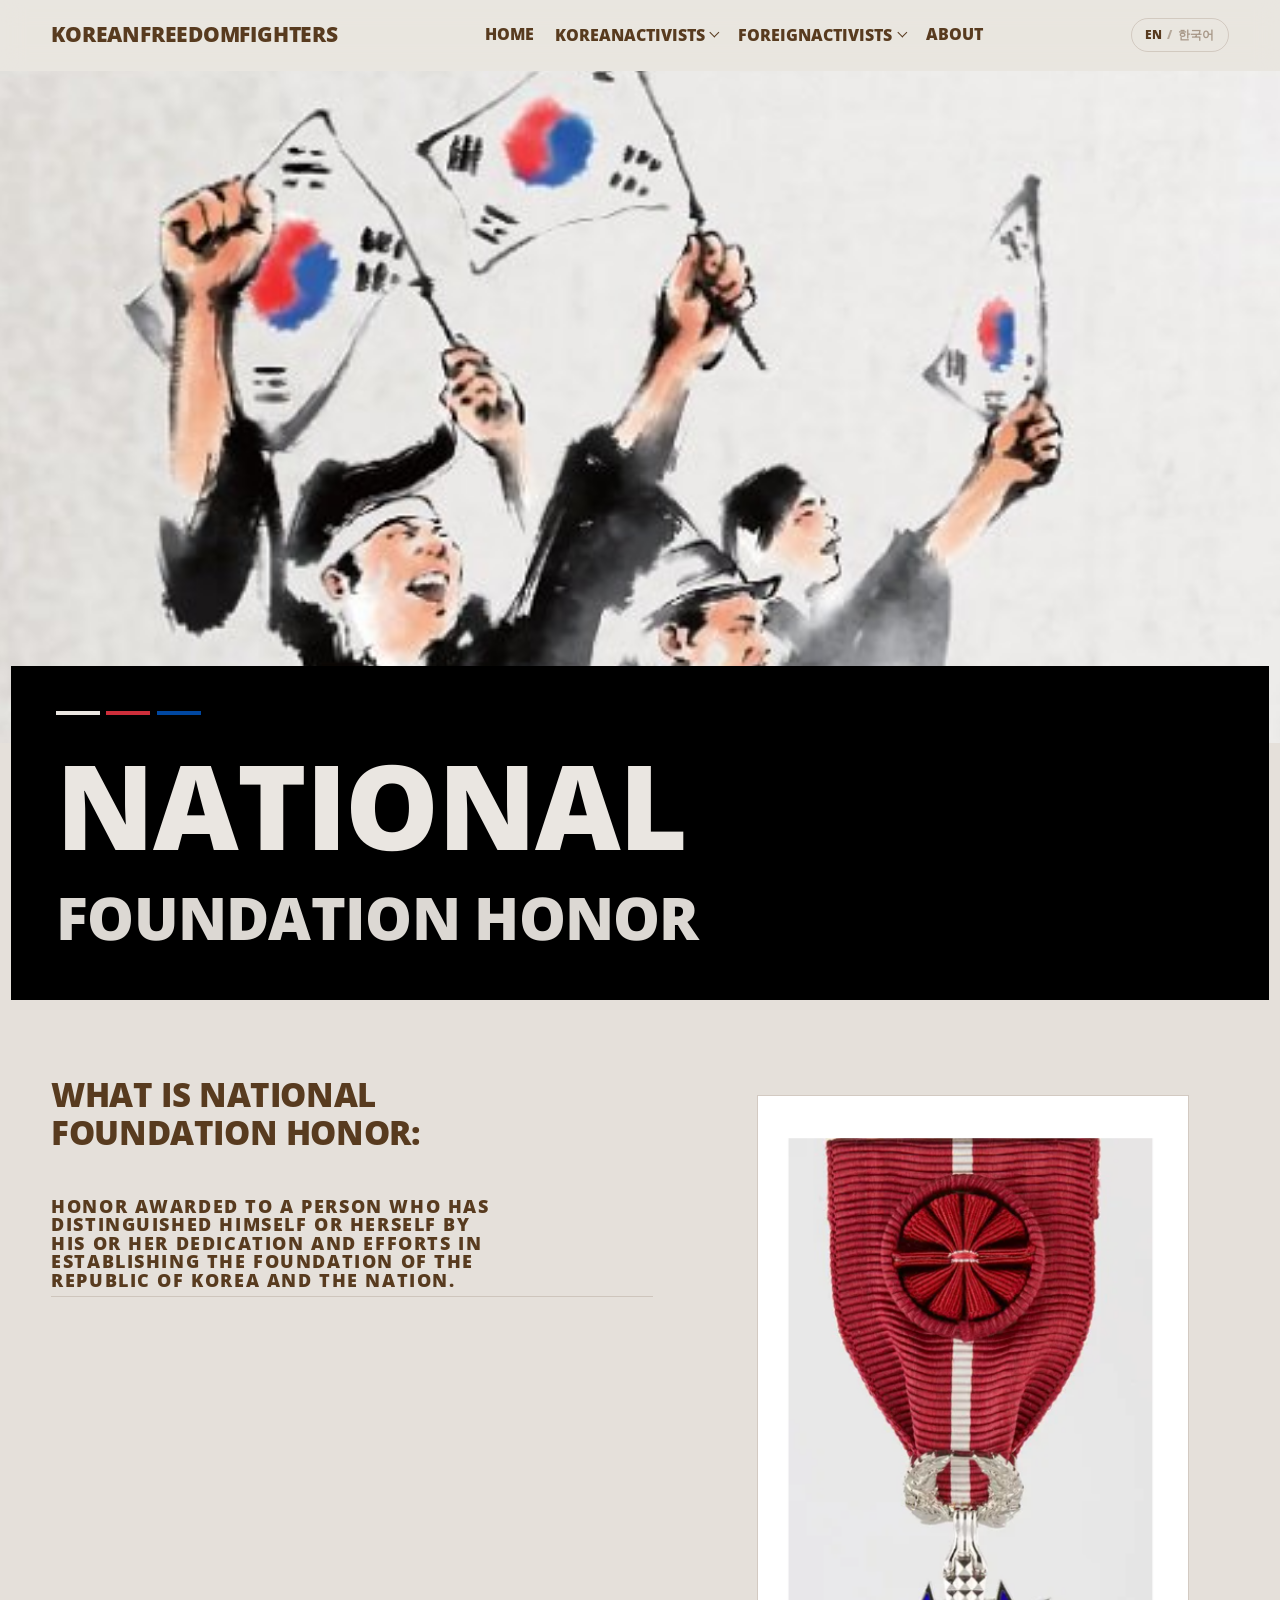
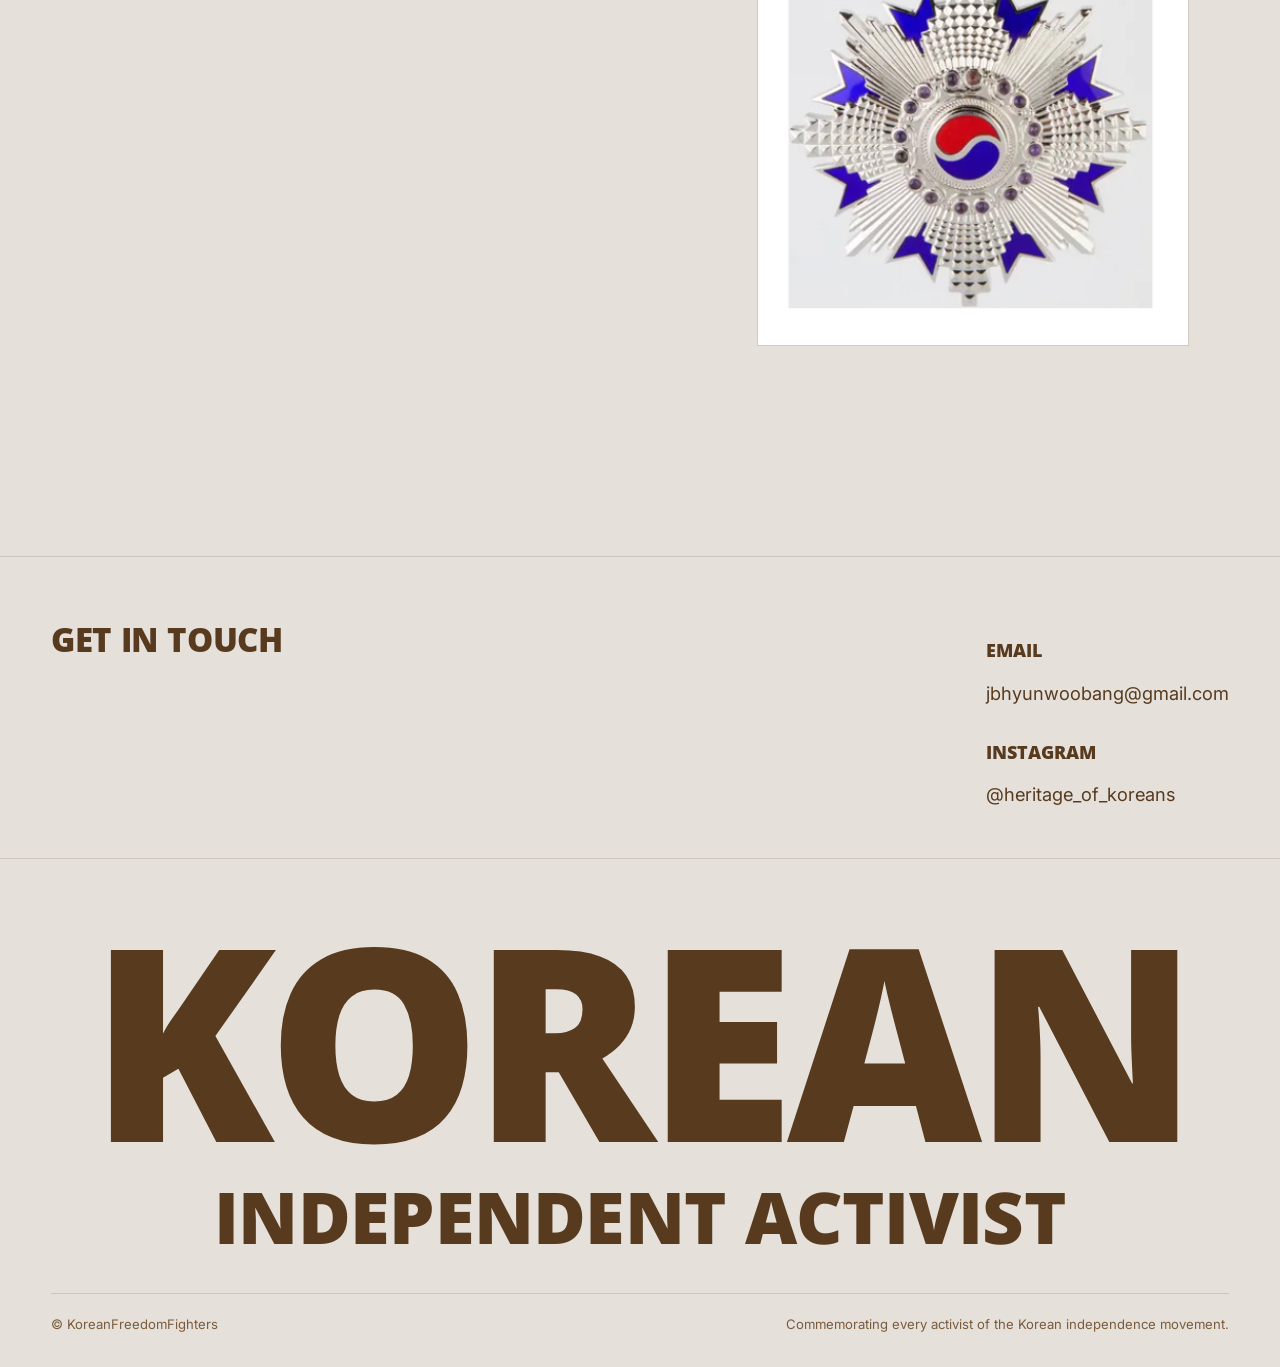
<file: korean-national-award.html>
<!DOCTYPE html>
<html lang="en" data-lang="en">
<head>
<meta charset="utf-8">
<meta name="viewport" content="width=device-width, initial-scale=1">
<title>National Award — KoreanFreedomFighters</title>
<meta name="description" content="National">
<meta property="og:title" content="National Award — KoreanFreedomFighters">
<meta property="og:description" content="National">
<meta property="og:type" content="website">
<meta property="og:image" content="assets/2019022227169627-1-.jpg">
<link rel="preconnect" href="https://fonts.googleapis.com">
<link rel="preconnect" href="https://fonts.gstatic.com" crossorigin>
<link href="https://fonts.googleapis.com/css2?family=Open+Sans:wght@400;600;800&family=Inter:wght@400;500;600&display=swap" rel="stylesheet">
<link rel="stylesheet" href="styles.css">
</head>
<body data-menu="closed">
<a class="skip" href="#main"><span class="i18n" lang="en" data-en>Skip to content</span><span class="i18n" lang="ko" data-ko>본문으로 건너뛰기</span></a>

<header class="masthead">
  <div class="shell masthead__inner">
    <a class="wordmark" href="index.html">KoreanFreedomFighters</a>
    <nav class="nav" id="sitenav" aria-label="Main">
      <ul class="nav__list">
        <li><a class="nav__link" href="index.html"><span class="i18n" lang="en" data-en>Home</span><span class="i18n" lang="ko" data-ko>홈</span></a></li>
        <li class="nav__item" data-open="false">
        <button class="nav__toggle" type="button" aria-expanded="false" aria-controls="menu-korean"><span class="i18n" lang="en" data-en>KoreanActivists</span><span class="i18n" lang="ko" data-ko>한국인 독립운동가</span><span class="nav__caret" aria-hidden="true"></span></button>
        <ul class="nav__menu" id="menu-korean">
          <li><a href="korean-1st-class.html"><span class="i18n" lang="en" data-en>1st Class</span><span class="i18n" lang="ko" data-ko>대한민국장 (1등급)</span></a></li>
          <li><a href="korean-2nd-class.html"><span class="i18n" lang="en" data-en>2nd Class</span><span class="i18n" lang="ko" data-ko>대통령장 (2등급)</span></a></li>
          <li><a href="korean-3rd-class.html"><span class="i18n" lang="en" data-en>3rd Class</span><span class="i18n" lang="ko" data-ko>독립장 (3등급)</span></a></li>
          <li><a href="korean-4th-class.html"><span class="i18n" lang="en" data-en>4th Class</span><span class="i18n" lang="ko" data-ko>애국장 (4등급)</span></a></li>
          <li><a href="korean-5th-class.html"><span class="i18n" lang="en" data-en>5th Class</span><span class="i18n" lang="ko" data-ko>애족장 (5등급)</span></a></li>
          <li><a href="korean-national-award.html" aria-current="page"><span class="i18n" lang="en" data-en>National Award</span><span class="i18n" lang="ko" data-ko>National Award</span></a></li>
        </ul>
      </li>
        <li class="nav__item" data-open="false">
        <button class="nav__toggle" type="button" aria-expanded="false" aria-controls="menu-foreign"><span class="i18n" lang="en" data-en>ForeignActivists</span><span class="i18n" lang="ko" data-ko>외국인 독립운동가</span><span class="nav__caret" aria-hidden="true"></span></button>
        <ul class="nav__menu" id="menu-foreign">
          <li><a href="foreign-1st-class.html"><span class="i18n" lang="en" data-en>1st Class</span><span class="i18n" lang="ko" data-ko>대한민국장 (1등급)</span></a></li>
          <li><a href="foreign-2nd-class.html"><span class="i18n" lang="en" data-en>2nd Class</span><span class="i18n" lang="ko" data-ko>대통령장 (2등급)</span></a></li>
          <li><a href="foreign-3rd-class.html"><span class="i18n" lang="en" data-en>3rd Class</span><span class="i18n" lang="ko" data-ko>독립장 (3등급)</span></a></li>
          <li><a href="foreign-4th-class.html"><span class="i18n" lang="en" data-en>4th Class</span><span class="i18n" lang="ko" data-ko>애국장 (4등급)</span></a></li>
          <li><a href="foreign-5th-class.html"><span class="i18n" lang="en" data-en>5th Class</span><span class="i18n" lang="ko" data-ko>애족장 (5등급)</span></a></li>
          <li><a href="foreign-national-award.html"><span class="i18n" lang="en" data-en>National Award</span><span class="i18n" lang="ko" data-ko>National Award</span></a></li>
        </ul>
      </li>
        <li><a class="nav__link" href="about.html"><span class="i18n" lang="en" data-en>About</span><span class="i18n" lang="ko" data-ko>소개</span></a></li>
      </ul>
    </nav>
    <div class="masthead__actions">
      <button class="langtoggle" type="button" data-lang-toggle
              aria-label="Switch to Korean" title="Switch to Korean">
        <span class="langtoggle__on">EN</span><span class="langtoggle__sep">/</span><span class="langtoggle__off" lang="ko">한국어</span>
      </button>
      <button class="burger" type="button" aria-label="Menu" aria-expanded="false" aria-controls="sitenav">
        <span></span><span></span><span></span>
      </button>
    </div>
  </div>
</header>

<main id="main">
<section class="section hero">
  <div class="hero__media">
    <img src="assets/2019022227169627-1-.jpg" alt="" fetchpriority="high" decoding="async">
  </div>
  <div class="hero__slab reveal">
    <div class="hero__rule" aria-hidden="true"><i></i><i></i><i></i></div>
    <h1 class="h-hero"><span class="i18n" lang="en" data-en>National</span><span class="i18n" lang="ko" data-ko>건국포장</span></h1>
    <p class="h-hero-sub" role="doc-subtitle"><span class="i18n only-en" lang="en" data-en>Foundation Honor</span></p>
  </div>
</section>

<section class="section reveal">
  <div class="shell split">
    <div class="split__body">
      <h2 class="h-section"><span class="i18n" lang="en" data-en>What is National Foundation Honor:</span><span class="i18n" lang="ko" data-ko>건국포장이란?</span></h2>
      <div class="prose"><h4 class="h-label"><span class="i18n" lang="en" data-en><strong>Honor awarded to A person who has distinguished himself or herself by his or her dedication and efforts in establishing the foundation of the Republic of Korea and the nation.</strong></span><span class="i18n" lang="ko" data-ko>대한민국과 국가의 기틀을 세우는 데 헌신하고 노력하여 뚜렷한 공적을 세운 사람에게 수여하는 포장입니다.</span></h4></div>
    </div>
    <figure class="split__media">
      <img src="assets/2024-12-04-10.10.27.png" alt="" loading="lazy" decoding="async">
    </figure>
  </div>
</section>
</main>

<footer class="footer">
  <div class="shell">
    <div class="footer__top">
      <h2 class="h-section"><span class="i18n" lang="en" data-en><strong>Get in Touch</strong></span><span class="i18n" lang="ko" data-ko>연락처</span></h2>
      <div class="footer__contact">
        <a href="mailto:jbhyunwoobang@gmail.com"><span class="i18n" lang="en" data-en><a href="mailto:jbhyunwoobang@gmail.com?">Email</a></span><span class="i18n" lang="ko" data-ko>이메일</span> <span>jbhyunwoobang@gmail.com</span></a>
        <a href="https://www.instagram.com/heritage_of_koreans/" target="_blank" rel="noopener"><span class="i18n" lang="en" data-en><a href="https://www.instagram.com/heritage_of_koreans/">INSTAGRAM</a></span><span class="i18n" lang="ko" data-ko>인스타그램</span> <span>@heritage_of_koreans</span></a>
      </div>
    </div>
  </div>
  <div class="footer__mark" aria-hidden="true">
    <span class="mark-lg"><span class="i18n" lang="en" data-en>Korean</span><span class="i18n" lang="ko" data-ko>한국의</span></span>
    <span class="mark-sm"><span class="i18n" lang="en" data-en>Independent ACtivist</span><span class="i18n" lang="ko" data-ko>독립운동가</span></span>
  </div>
  <div class="shell">
    <div class="footer__legal">
      <p>&copy; KoreanFreedomFighters</p>
      <p><span class="i18n" lang="en" data-en>Commemorating every activist of the Korean independence movement.</span><span class="i18n" lang="ko" data-ko>한국 독립운동에 참여한 모든 독립운동가를 기억하였습니다.</span></p>
    </div>
  </div>
</footer>

<button class="totop" type="button" aria-label="Back to top">
  <svg width="16" height="16" viewBox="0 0 16 16" fill="none" aria-hidden="true">
    <path d="M8 13V3M8 3L3.5 7.5M8 3l4.5 4.5" stroke="currentColor" stroke-width="1.8"
          stroke-linecap="round" stroke-linejoin="round"/>
  </svg>
</button>

<script src="app.js" defer></script>
</body>
</html>
</file>
<file: styles.css>
/* ==========================================================================
   KoreanFreedomFighters — stylesheet
   Palette and type lifted from the original site; layout, responsiveness and
   accessibility rebuilt from scratch.
   ========================================================================== */

:root {
  --paper:        #e5e0da;   /* page background */
  --paper-warm:   #eae6e1;   /* header / raised surfaces */
  --paper-deep:   #dcd6ce;   /* subtle bands */
  --ink:          #583b1f;   /* primary brown */
  --ink-soft:     #7a5c3c;
  --ink-faint:    rgba(88, 59, 31, 0.16);
  --ink-hairline: rgba(88, 59, 31, 0.1);
  --light:        #eae6e1;   /* text on dark */
  --flag-red:     #cd2e3a;
  --flag-blue:    #0047a0;

  --head: "Open Sans", "Helvetica Neue", Arial, sans-serif;
  --body: "Inter", -apple-system, BlinkMacSystemFont, "Segoe UI", Roboto, sans-serif;

  --measure: 68ch;
  --shell: 1360px;
  --gutter: clamp(1.25rem, 4vw, 4.5rem);
  --radius: 2px;

  --ease: cubic-bezier(0.22, 0.61, 0.36, 1);
}

*,
*::before,
*::after { box-sizing: border-box; }

html {
  -webkit-text-size-adjust: 100%;
  scroll-behavior: smooth;
  scroll-padding-top: 6.5rem;
}

body {
  margin: 0;
  background: var(--paper);
  color: var(--ink);
  font-family: var(--body);
  font-size: clamp(1rem, 0.95rem + 0.25vw, 1.145rem);
  line-height: 1.62;
  -webkit-font-smoothing: antialiased;
  text-rendering: optimizeLegibility;
  overflow-x: hidden;
}

img { max-width: 100%; height: auto; display: block; }

a { color: inherit; }

:focus-visible {
  outline: 3px solid var(--flag-blue);
  outline-offset: 3px;
  border-radius: var(--radius);
}

::selection { background: var(--ink); color: var(--paper); }

/* --------------------------------------------------------------- typography */

h1, h2, h3, h4,
.h-hero, .h-hero-sub, .h-section, .h-name, .h-label,
.footer__mark .mark-lg, .footer__mark .mark-sm {
  font-family: var(--head);
  font-weight: 800;
  text-transform: uppercase;
  letter-spacing: -0.012em;
  line-height: 1.05;
  margin: 0;
  text-wrap: balance;
}

h1 strong, h2 strong, h3 strong, h4 strong { font-weight: 800; }

.h-hero      { font-size: clamp(2.75rem, 11vw, 7.35rem); }
.h-hero-sub  { font-size: clamp(1.5rem, 4.6vw, 3.7rem); }
.h-section   { font-size: clamp(1.4rem, 1rem + 2.1vw, 2.05rem); line-height: 1.16; }
.h-name      { font-size: clamp(1.55rem, 1rem + 2.4vw, 2.35rem); }
.h-label     { font-size: clamp(1.05rem, 0.95rem + 0.5vw, 1.3rem); letter-spacing: 0.04em; }

p { margin: 0 0 1.15em; max-width: var(--measure); }
p:last-child { margin-bottom: 0; }
p.h-hero-sub, p.h-section, p.h-label { max-width: none; }

.prose ul {
  margin: 0 0 1.35em;
  padding-left: 0;
  list-style: none;
  max-width: var(--measure);
}

.prose li {
  position: relative;
  padding-left: 1.6rem;
  margin-bottom: 0.6em;
}

.prose li::before {
  content: "";
  position: absolute;
  left: 0.15rem;
  top: 0.72em;
  width: 0.5rem;
  height: 0.5rem;
  border: 1.5px solid var(--ink);
  transform: rotate(45deg);
}

.prose li:last-child { margin-bottom: 0; }

.prose > :first-child { margin-top: 0; }

/* Headings used as inline labels inside prose (ACHIEVEMENTS / VERDICTS …) */
.prose h2,
.prose h3,
.prose h4 {
  margin: 2em 0 0.75em;
  padding-bottom: 0.4rem;
  border-bottom: 1px solid var(--ink-faint);
  font-size: clamp(0.95rem, 0.9rem + 0.35vw, 1.1rem);
  letter-spacing: 0.09em;
}

.prose > h2:first-child,
.prose > h3:first-child,
.prose > h4:first-child { margin-top: 0; }

hr.rule {
  border: 0;
  border-top: 1px solid var(--ink-faint);
  margin: 3rem 0;
}

/* -------------------------------------------------------------------- shell */

.shell {
  width: 100%;
  max-width: var(--shell);
  margin-inline: auto;
  padding-inline: var(--gutter);
}

.skip {
  position: absolute;
  left: 50%;
  top: 0;
  transform: translate(-50%, -120%);
  z-index: 200;
  background: var(--ink);
  color: var(--paper);
  padding: 0.75rem 1.5rem;
  font-family: var(--head);
  font-weight: 800;
  text-transform: uppercase;
  text-decoration: none;
  transition: transform 0.2s var(--ease);
}

.skip:focus { transform: translate(-50%, 0); }

/* ------------------------------------------------------------------- header */

.masthead {
  position: sticky;
  top: 0;
  z-index: 100;
  background: color-mix(in srgb, var(--paper-warm) 88%, transparent);
  backdrop-filter: saturate(150%) blur(12px);
  border-bottom: 1px solid transparent;
  transition: border-color 0.25s var(--ease), box-shadow 0.25s var(--ease);
}

.masthead[data-stuck="true"] {
  border-bottom-color: var(--ink-faint);
  box-shadow: 0 6px 28px -18px rgba(88, 59, 31, 0.55);
}

.masthead__inner {
  display: flex;
  align-items: center;
  justify-content: space-between;
  gap: 1.5rem;
  min-height: 4.35rem;
}

.wordmark {
  font-family: var(--head);
  font-weight: 800;
  font-size: clamp(0.95rem, 0.8rem + 0.7vw, 1.3rem);
  text-transform: uppercase;
  text-decoration: none;
  letter-spacing: -0.01em;
  white-space: nowrap;
}

.wordmark:hover { color: var(--ink-soft); }

/* nav */

.nav { display: flex; align-items: center; }

.nav__list {
  display: flex;
  align-items: center;
  gap: clamp(0.85rem, 1.6vw, 2.1rem);
  margin: 0;
  padding: 0;
  list-style: none;
}

.nav__link,
.nav__toggle {
  font-family: var(--head);
  font-weight: 800;
  font-size: clamp(0.8rem, 0.72rem + 0.35vw, 1rem);
  text-transform: uppercase;
  text-decoration: none;
  color: inherit;
  background: none;
  border: 0;
  padding: 0.35rem 0;
  cursor: pointer;
  font-family: var(--head);
  display: inline-flex;
  align-items: center;
  gap: 0.4rem;
  position: relative;
  white-space: nowrap;
}

.nav__link::after,
.nav__toggle::after {
  content: "";
  position: absolute;
  left: 0;
  right: 0;
  bottom: 0.05rem;
  height: 2px;
  background: currentColor;
  transform: scaleX(0);
  transform-origin: left;
  transition: transform 0.28s var(--ease);
}

.nav__link:hover::after,
.nav__toggle:hover::after,
.nav__item[data-open="true"] .nav__toggle::after { transform: scaleX(1); }

.nav__link[aria-current="page"]::after { transform: scaleX(1); }

.nav__caret {
  width: 0.42rem;
  height: 0.42rem;
  border-right: 1.8px solid currentColor;
  border-bottom: 1.8px solid currentColor;
  transform: translateY(-2px) rotate(45deg);
  transition: transform 0.28s var(--ease);
}

.nav__item[data-open="true"] .nav__caret { transform: translateY(1px) rotate(-135deg); }

.nav__item { position: relative; }

.nav__menu {
  position: absolute;
  top: calc(100% + 0.55rem);
  left: 50%;
  translate: -50% 0;
  min-width: 13rem;
  margin: 0;
  padding: 0.5rem;
  list-style: none;
  background: var(--paper-warm);
  border: 1px solid var(--ink-faint);
  box-shadow: 0 22px 48px -26px rgba(88, 59, 31, 0.6);
  opacity: 0;
  visibility: hidden;
  transform: translateY(-0.4rem);
  transition: opacity 0.22s var(--ease), transform 0.22s var(--ease), visibility 0.22s;
}

.nav__item[data-open="true"] .nav__menu {
  opacity: 1;
  visibility: visible;
  transform: translateY(0);
}

.nav__menu a {
  display: block;
  padding: 0.6rem 0.9rem;
  font-family: var(--head);
  font-weight: 800;
  font-size: 0.85rem;
  text-transform: uppercase;
  text-decoration: none;
  transition: background 0.18s var(--ease), padding-left 0.18s var(--ease);
}

.nav__menu a:hover,
.nav__menu a:focus-visible {
  background: var(--paper-deep);
  padding-left: 1.2rem;
}

.nav__menu a[aria-current="page"] { background: var(--paper-deep); }

/* burger */

.burger {
  display: none;
  width: 2.75rem;
  height: 2.75rem;
  border: 1px solid var(--ink-faint);
  background: none;
  cursor: pointer;
  position: relative;
  border-radius: var(--radius);
}

.burger span {
  position: absolute;
  left: 50%;
  width: 1.15rem;
  height: 1.8px;
  background: var(--ink);
  translate: -50% 0;
  transition: transform 0.28s var(--ease), opacity 0.2s var(--ease);
}

.burger span:nth-child(1) { top: 1rem; }
.burger span:nth-child(2) { top: 1.35rem; }
.burger span:nth-child(3) { top: 1.7rem; }

body[data-menu="open"] .burger span:nth-child(1) { transform: translateY(0.35rem) rotate(45deg); }
body[data-menu="open"] .burger span:nth-child(2) { opacity: 0; }
body[data-menu="open"] .burger span:nth-child(3) { transform: translateY(-0.35rem) rotate(-45deg); }

@media (max-width: 960px) {
  .burger { display: block; }

  .nav {
    position: fixed;
    inset: 4.35rem 0 auto 0;
    max-height: calc(100dvh - 4.35rem);
    overflow-y: auto;
    background: var(--paper-warm);
    border-bottom: 1px solid var(--ink-faint);
    padding: 1rem var(--gutter) 2rem;
    clip-path: inset(0 0 100% 0);
    transition: clip-path 0.4s var(--ease);
  }

  body[data-menu="open"] .nav { clip-path: inset(0 0 0 0); }

  .nav__list { flex-direction: column; align-items: stretch; gap: 0; }

  .nav__list > li { border-bottom: 1px solid var(--ink-hairline); }

  .nav__link,
  .nav__toggle {
    width: 100%;
    justify-content: space-between;
    padding: 1.05rem 0;
    font-size: 1.05rem;
  }

  .nav__link::after,
  .nav__toggle::after { display: none; }

  .nav__menu {
    position: static;
    translate: none;
    transform: none;
    opacity: 1;
    visibility: visible;
    border: 0;
    box-shadow: none;
    background: none;
    padding: 0 0 0.75rem 0.5rem;
    display: none;
  }

  .nav__item[data-open="true"] .nav__menu { display: block; }

  .nav__menu a { padding: 0.6rem 0.5rem; opacity: 0.85; }
}

/* ------------------------------------------------------------------ buttons */

.btn {
  display: inline-flex;
  align-items: center;
  gap: 0.7rem;
  padding: 0.95rem 2.25rem;
  border: 1.5px solid var(--ink);
  border-radius: 300px;
  font-family: var(--head);
  font-weight: 800;
  font-size: 0.9rem;
  letter-spacing: 0.04em;
  text-transform: uppercase;
  text-decoration: none;
  background: transparent;
  cursor: pointer;
  position: relative;
  overflow: hidden;
  isolation: isolate;
  transition: color 0.32s var(--ease);
}

.btn::before {
  content: "";
  position: absolute;
  inset: 0;
  background: var(--ink);
  transform: translateY(101%);
  transition: transform 0.36s var(--ease);
  z-index: -1;
}

.btn:hover,
.btn:focus-visible { color: var(--paper); }

.btn:hover::before,
.btn:focus-visible::before { transform: translateY(0); }

.btn__arrow { transition: transform 0.32s var(--ease); }
.btn:hover .btn__arrow { transform: translateX(0.3rem); }

/* ----------------------------------------------------------------- sections */

.section { padding-block: clamp(3.5rem, 8vw, 7.5rem); }

.section + .section { padding-top: 0; }

.section--band { background: var(--paper-deep); }

/* hero: image with the headline slab sitting over its lower edge */

.hero { position: relative; padding-top: 0; padding-bottom: clamp(2.5rem, 6vw, 5rem); }

.hero__media {
  position: relative;
  width: 100%;
  aspect-ratio: 16 / 8.4;
  overflow: hidden;
  background: var(--paper-deep);
}

.hero__media img {
  width: 100%;
  height: 100%;
  object-fit: cover;
  object-position: center 32%;
  transform: scale(1.02);
}

.hero__slab {
  position: relative;
  margin: -6% auto 0;
  width: min(100%, calc(var(--shell) - var(--gutter) * 2));
  background: #000;
  color: var(--light);
  padding: clamp(1.5rem, 3.5vw, 3rem) clamp(1.25rem, 3.5vw, 3.25rem) clamp(1.75rem, 4vw, 3.25rem);
}

.hero__slab .h-hero,
.hero__slab .h-hero-sub { color: var(--light); }

.hero__slab .h-hero-sub { margin-top: 0.35em; opacity: 0.94; }

.hero__rule {
  display: flex;
  gap: 0.4rem;
  margin-bottom: clamp(1rem, 2.5vw, 1.75rem);
}

.hero__rule i {
  display: block;
  height: 4px;
  flex: 0 0 2.75rem;
  background: var(--light);
}

.hero__rule i:nth-child(2) { background: var(--flag-red); }
.hero__rule i:nth-child(3) { background: var(--flag-blue); }

/* banner: full-width image, no text */

.banner { padding-block: 0; }

.banner__media {
  width: 100%;
  aspect-ratio: 16 / 6.5;
  overflow: hidden;
  background: var(--paper-deep);
}

.banner__media img { width: 100%; height: 100%; object-fit: cover; }

/* split: prose beside a portrait */

.split {
  display: grid;
  grid-template-columns: minmax(0, 1fr) minmax(0, 0.85fr);
  gap: clamp(2rem, 5vw, 4.5rem);
  align-items: start;
}

.split--flip > .split__media { order: -1; }

.split__media {
  position: sticky;
  top: 6.5rem;
}

.split__media img {
  width: 100%;
  border: 1px solid var(--ink-faint);
  background: var(--paper-warm);
}

.split__body > .h-section { margin-bottom: 1.35em; }

@media (max-width: 900px) {
  .split { grid-template-columns: minmax(0, 1fr); }
  .split--flip > .split__media { order: 0; }
  .split__media { position: static; max-width: 26rem; }
}

/* centered statement */

.statement { text-align: center; }
.statement .h-section { margin-inline: auto; max-width: 46ch; }
.statement p { margin-inline: auto; text-align: left; }

/* -------------------------------------------------------- activist profiles */

.profile {
  padding-block: clamp(2.75rem, 6vw, 5rem);
  border-top: 1px solid var(--ink-faint);
  scroll-margin-top: 6.5rem;
}

.profile:first-of-type { border-top: 0; }

.profile__grid {
  display: grid;
  grid-template-columns: minmax(0, 20rem) minmax(0, 1fr);
  gap: clamp(1.75rem, 4vw, 3.5rem);
  align-items: start;
}

.profile__aside { position: sticky; top: 6.5rem; }

.profile__portrait {
  width: 100%;
  aspect-ratio: 3 / 4;
  object-fit: cover;
  border: 1px solid var(--ink-faint);
  background: var(--paper-warm);
  filter: saturate(0.94);
  transition: filter 0.4s var(--ease);
}

.profile:hover .profile__portrait { filter: saturate(1.06); }

.profile__name { margin-bottom: 0.6rem; }

.profile__dates {
  font-family: var(--head);
  font-weight: 800;
  font-size: 0.85rem;
  letter-spacing: 0.06em;
  color: var(--ink-soft);
  margin-bottom: 1.75rem;
  padding-bottom: 1rem;
  border-bottom: 2px solid var(--ink);
  display: inline-block;
}

@media (max-width: 900px) {
  .profile__grid { grid-template-columns: minmax(0, 1fr); }
  .profile__aside { position: static; max-width: 20rem; }
}

/* index / jump list on the class pages */

.pageindex {
  padding-block: clamp(2rem, 4vw, 3.25rem);
  border-block: 1px solid var(--ink-faint);
  background: var(--paper-warm);
}

.pageindex__head {
  display: flex;
  flex-wrap: wrap;
  align-items: baseline;
  justify-content: space-between;
  gap: 1rem;
  margin-bottom: 1.5rem;
}

.pageindex__count {
  font-family: var(--head);
  font-weight: 800;
  font-size: 0.8rem;
  letter-spacing: 0.1em;
  color: var(--ink-soft);
}

.pageindex__search {
  font-family: var(--body);
  font-size: 0.95rem;
  color: var(--ink);
  background: var(--paper);
  border: 1px solid var(--ink-faint);
  border-radius: 300px;
  padding: 0.6rem 1.15rem;
  width: min(100%, 20rem);
}

.pageindex__search::placeholder { color: var(--ink-soft); opacity: 0.7; }

.pageindex__list {
  display: grid;
  grid-template-columns: repeat(auto-fill, minmax(15rem, 1fr));
  gap: 0.35rem 1.5rem;
  margin: 0;
  padding: 0;
  list-style: none;
}

.pageindex__list a {
  display: block;
  padding: 0.5rem 0;
  font-family: var(--head);
  font-weight: 800;
  font-size: 0.88rem;
  text-transform: uppercase;
  text-decoration: none;
  border-bottom: 1px solid var(--ink-hairline);
  transition: padding-left 0.2s var(--ease), color 0.2s var(--ease);
}

.pageindex__list a:hover { padding-left: 0.5rem; color: var(--ink-soft); }

.pageindex__list li[hidden] { display: none; }

.pageindex__empty {
  font-size: 0.95rem;
  color: var(--ink-soft);
  margin: 0.5rem 0 0;
}

/* ------------------------------------------------------------------- footer */

.footer {
  margin-top: clamp(3rem, 7vw, 6rem);
  border-top: 1px solid var(--ink-faint);
  padding-top: clamp(2.5rem, 5vw, 4rem);
  overflow: hidden;
}

.footer__top {
  display: flex;
  flex-wrap: wrap;
  gap: clamp(1.5rem, 5vw, 4rem);
  justify-content: space-between;
  align-items: flex-start;
  padding-bottom: clamp(2rem, 4vw, 3rem);
}

.footer__contact { display: grid; gap: 0.85rem; }

.footer__contact a {
  font-family: var(--head);
  font-weight: 800;
  font-size: clamp(0.95rem, 0.9rem + 0.4vw, 1.15rem);
  text-transform: uppercase;
  text-decoration: none;
  display: inline-flex;
  align-items: baseline;
  gap: 0.75rem;
}

.footer__contact a span {
  font-family: var(--body);
  font-weight: 400;
  text-transform: none;
  font-size: 0.95rem;
  color: var(--ink-soft);
  border-bottom: 1px solid var(--ink-faint);
  transition: border-color 0.2s var(--ease);
}

.footer__contact a:hover span { border-color: var(--ink); }

.footer__mark {
  border-top: 1px solid var(--ink-faint);
  padding-block: clamp(1.5rem, 3vw, 2.5rem);
  text-align: center;
  line-height: 0.86;
}

.footer__mark .mark-lg {
  font-size: clamp(3.5rem, 21vw, 18rem);
  letter-spacing: -0.03em;
  display: block;
}

.footer__mark .mark-sm {
  font-size: clamp(1rem, 5.6vw, 4.7rem);
  letter-spacing: -0.01em;
  display: block;
}

.footer__legal {
  border-top: 1px solid var(--ink-faint);
  padding-block: 1.25rem 2rem;
  font-size: 0.82rem;
  color: var(--ink-soft);
  display: flex;
  flex-wrap: wrap;
  gap: 0.5rem 1.5rem;
  justify-content: space-between;
}

.footer__legal p { margin: 0; max-width: none; }

/* --------------------------------------------------------------- to-the-top */

.totop {
  position: fixed;
  right: clamp(1rem, 2.5vw, 2rem);
  bottom: clamp(1rem, 2.5vw, 2rem);
  z-index: 90;
  width: 3rem;
  height: 3rem;
  display: grid;
  place-items: center;
  border: 1.5px solid var(--ink);
  border-radius: 50%;
  background: var(--paper-warm);
  color: var(--ink);
  cursor: pointer;
  opacity: 0;
  visibility: hidden;
  transform: translateY(0.6rem);
  transition: opacity 0.28s var(--ease), transform 0.28s var(--ease), visibility 0.28s,
              background 0.2s var(--ease), color 0.2s var(--ease);
}

.totop[data-show="true"] { opacity: 1; visibility: visible; transform: translateY(0); }
.totop:hover { background: var(--ink); color: var(--paper); }

/* ------------------------------------------------------------------ reveals */

@media (prefers-reduced-motion: no-preference) {
  .reveal {
    opacity: 0;
    transform: translateY(1.35rem);
    transition: opacity 0.7s var(--ease), transform 0.7s var(--ease);
  }

  .reveal[data-seen="true"] { opacity: 1; transform: none; }
}

@media (prefers-reduced-motion: reduce) {
  html { scroll-behavior: auto; }
  *, *::before, *::after { animation-duration: 0.01ms !important; transition-duration: 0.01ms !important; }
}

/* --------------------------------------------------------- language switch */

/* One language is shown at a time. Blocks with [data-both] have no translation
   yet and stay visible in either mode. Defaults assume English so the page is
   correct before any script runs. */
/* Hiding the inactive language is an invariant, so both rules are written at a
   specificity no layout rule below can beat. A plain `[data-ko]` selector loses
   to things like `h1 [data-ko] { display: inline }` and leaks Korean into the
   English page. */
:root:not([data-lang="ko"]) [data-ko] { display: none; }
:root[data-lang="ko"] [data-en] { display: none; }

/* the active language sits inline inside its heading or paragraph */
:root[data-lang="ko"] [data-ko],
:root:not([data-lang="ko"]) [data-en] { display: inline; }

/* A line the Korean deliberately folds into the heading above it: hide the line
   and the element holding it, so no empty gap is left behind. */
:root[data-lang="ko"] .only-en,
:root[data-lang="ko"] :is(p, h1, h2, h3, h4):has(> .only-en:only-child) { display: none; }

:root[data-lang="ko"] :is(h1, h2, h3, h4, .h-label, .h-section, .h-name, .nav__link,
  .nav__toggle, .nav__menu a, .btn, .wordmark) {
  /* Korean has no case distinction; uppercasing only widens tracking oddly */
  text-transform: none;
  letter-spacing: 0;
  word-break: keep-all;
  line-height: 1.24;
}

:root[data-lang="ko"] body { word-break: keep-all; }

.langtoggle {
  display: inline-flex;
  align-items: center;
  gap: 0.3rem;
  padding: 0.5rem 0.85rem;
  border: 1px solid var(--ink-faint);
  border-radius: 300px;
  background: none;
  color: var(--ink);
  cursor: pointer;
  font-family: var(--head);
  font-weight: 800;
  font-size: 0.72rem;
  letter-spacing: 0.02em;
  white-space: nowrap;
  transition: background 0.2s var(--ease), border-color 0.2s var(--ease);
}

.langtoggle:hover { background: var(--paper-deep); border-color: var(--ink); }
.langtoggle__sep { opacity: 0.35; }
.langtoggle__off { opacity: 0.45; }
.langtoggle__on { opacity: 1; }
:root[data-lang="ko"] .langtoggle__on { opacity: 0.45; }
:root[data-lang="ko"] .langtoggle__off { opacity: 1; }

.masthead__actions { display: flex; align-items: center; gap: 0.6rem; }

/* ------------------------------------------------------------------- roster */

.roster { border-top: 1px solid var(--ink-faint); }

.roster__head {
  display: flex;
  flex-wrap: wrap;
  align-items: baseline;
  gap: 0.75rem 1.5rem;
  justify-content: space-between;
  margin-bottom: 0.9rem;
}

.roster__count { margin: 0; font-family: var(--head); font-weight: 800; font-size: 0.9rem; }
.roster__count strong { font-size: 1.35rem; }

.roster__note {
  max-width: 70ch;
  font-size: 0.92rem;
  color: var(--ink-soft);
  margin-bottom: 1.5rem;
}

.roster__criteria {
  border-left: 3px solid var(--ink);
  padding: 0.15rem 0 0.15rem 1.15rem;
  margin-bottom: 1.75rem;
}

.roster__criteria p { margin: 0.35rem 0 0; font-size: 0.95rem; }

.roster__tools {
  display: flex;
  flex-wrap: wrap;
  align-items: center;
  gap: 0.75rem 1.25rem;
  margin-bottom: 1rem;
}

.roster__search {
  font-family: var(--body);
  font-size: 0.95rem;
  color: var(--ink);
  background: var(--paper-warm);
  border: 1px solid var(--ink-faint);
  border-radius: 300px;
  padding: 0.6rem 1.15rem;
  width: min(100%, 22rem);
}

.roster__shown { margin: 0; font-size: 0.85rem; color: var(--ink-soft); }

.roster__scroll {
  overflow-x: auto;
  border: 1px solid var(--ink-faint);
  background: var(--paper-warm);
  max-height: 46rem;
  overflow-y: auto;
  overscroll-behavior: contain;
}

.roster__table {
  width: 100%;
  border-collapse: collapse;
  font-size: 0.9rem;
  min-width: 44rem;
}

.roster__table thead th {
  position: sticky;
  top: 0;
  z-index: 2;
  background: var(--paper-deep);
  text-align: left;
  font-family: var(--head);
  font-weight: 800;
  font-size: 0.74rem;
  letter-spacing: 0.06em;
  text-transform: uppercase;
  padding: 0.7rem 0.85rem;
  border-bottom: 1px solid var(--ink-faint);
  white-space: nowrap;
}

.roster__table tbody th,
.roster__table td {
  padding: 0.6rem 0.85rem;
  border-bottom: 1px solid var(--ink-hairline);
  text-align: left;
  font-weight: 400;
  vertical-align: top;
}

.roster__table tbody th { font-family: var(--head); font-weight: 800; white-space: nowrap; }
.roster__table tbody tr:hover { background: var(--paper-deep); }
.roster__table tbody tr[hidden] { display: none; }

.roster__hanja { color: var(--ink-soft); white-space: nowrap; }
.roster__origin, .roster__move { white-space: nowrap; }
.roster__prior { color: var(--ink-soft); font-size: 0.82rem; }
.roster__src a { text-decoration: none; font-size: 1rem; opacity: 0.55; }
.roster__src a:hover { opacity: 1; }
.roster__jump { text-decoration: none; border-bottom: 2px solid var(--ink); }

.vh {
  position: absolute;
  width: 1px; height: 1px;
  padding: 0; margin: -1px;
  overflow: hidden;
  clip-path: inset(50%);
  white-space: nowrap;
}

.profile__official { margin: -0.75rem 0 1.5rem; }

.profile__official a {
  font-family: var(--head);
  font-weight: 800;
  font-size: 0.78rem;
  letter-spacing: 0.04em;
  text-decoration: none;
  display: inline-flex;
  align-items: center;
  gap: 0.4rem;
  padding: 0.3rem 0.7rem;
  border: 1px solid var(--ink-faint);
  border-radius: 300px;
  color: var(--ink-soft);
  transition: color 0.2s var(--ease), border-color 0.2s var(--ease);
}

.profile__official a:hover { color: var(--ink); border-color: var(--ink); }

@media (max-width: 700px) {
  .roster__scroll { max-height: 34rem; }
  .langtoggle { padding: 0.45rem 0.7rem; font-size: 0.68rem; }
}

/* -------------------------------------------------------------------- print */

@media print {
  .masthead, .totop, .pageindex, .skip, .banner { display: none !important; }
  body { background: #fff; color: #000; font-size: 11pt; }
  .hero__slab { background: none; color: #000; }
  .hero__slab .h-hero, .hero__slab .h-hero-sub { color: #000; }
  .profile { page-break-inside: avoid; border-top: 1px solid #999; }
  .split, .profile__grid { display: block; }
  .profile__aside { max-width: 45mm; margin-bottom: 6mm; }
  a { text-decoration: none; }
}
</file>
